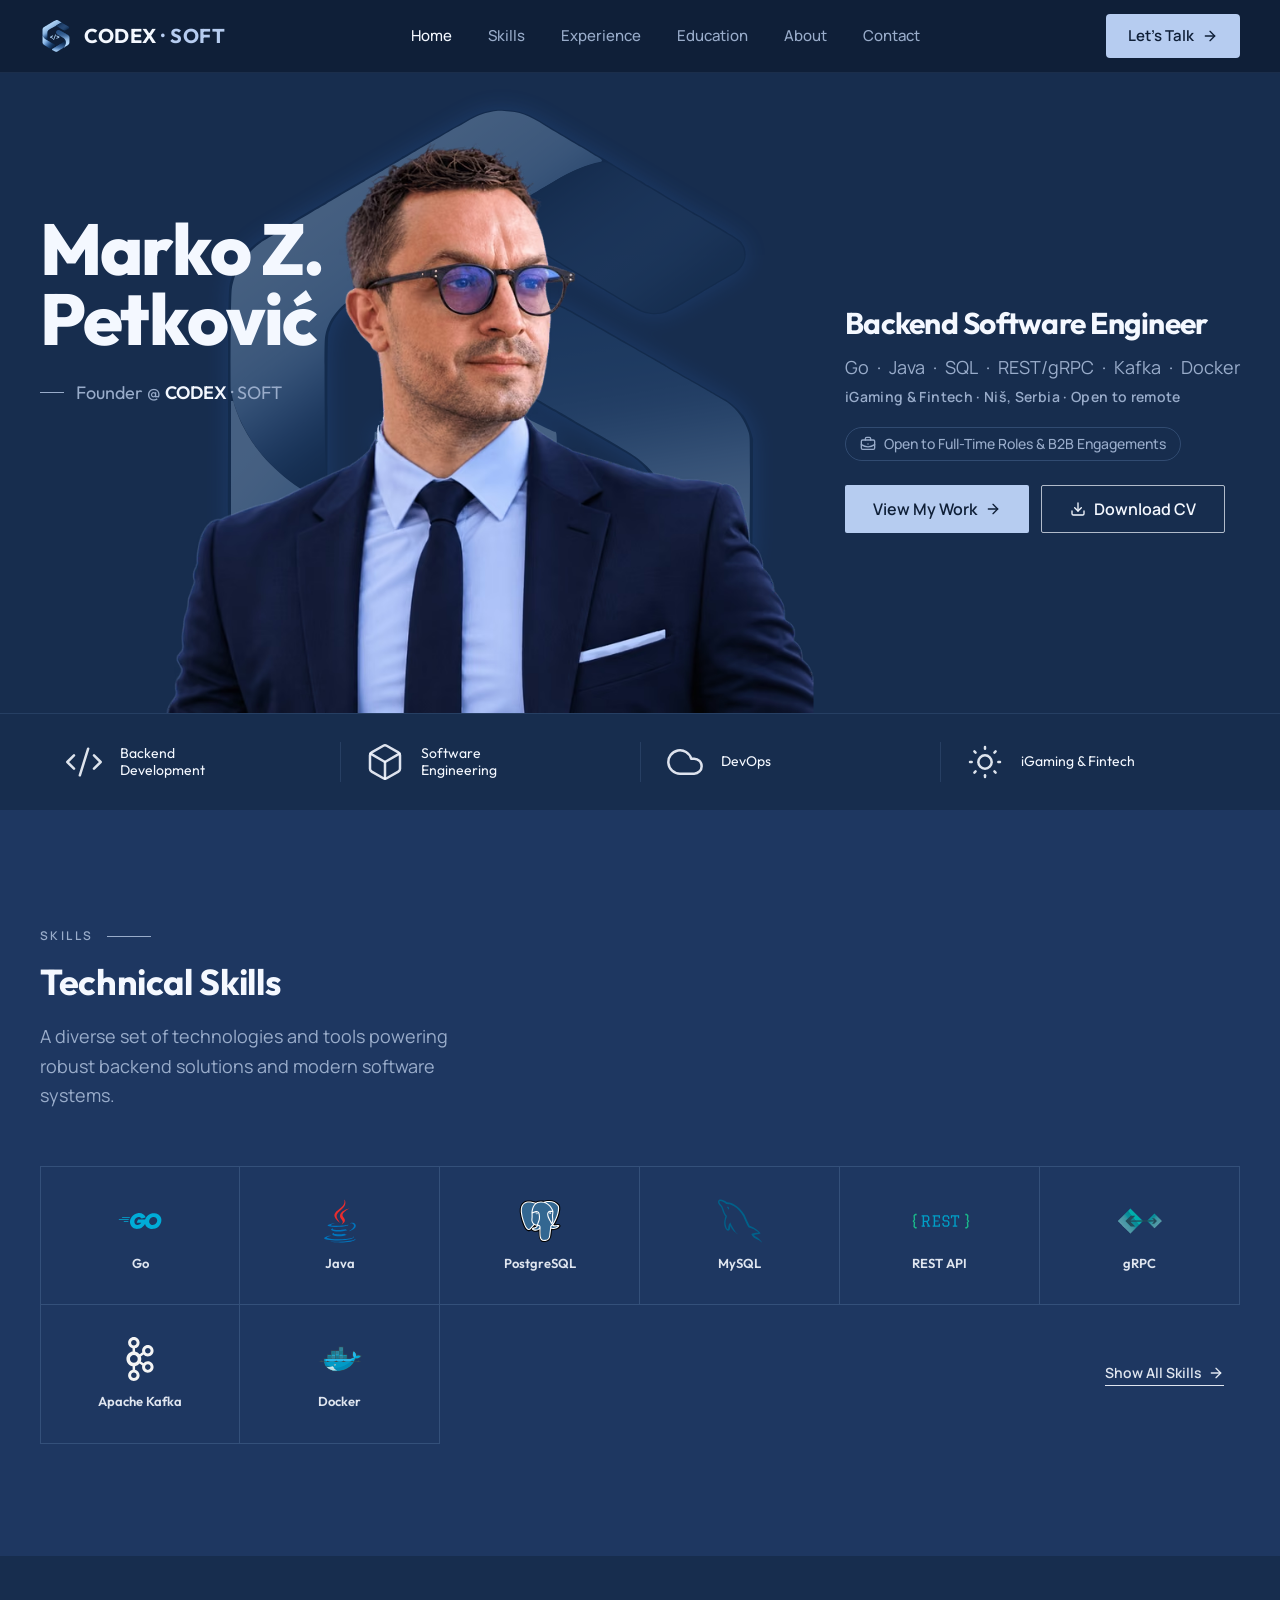
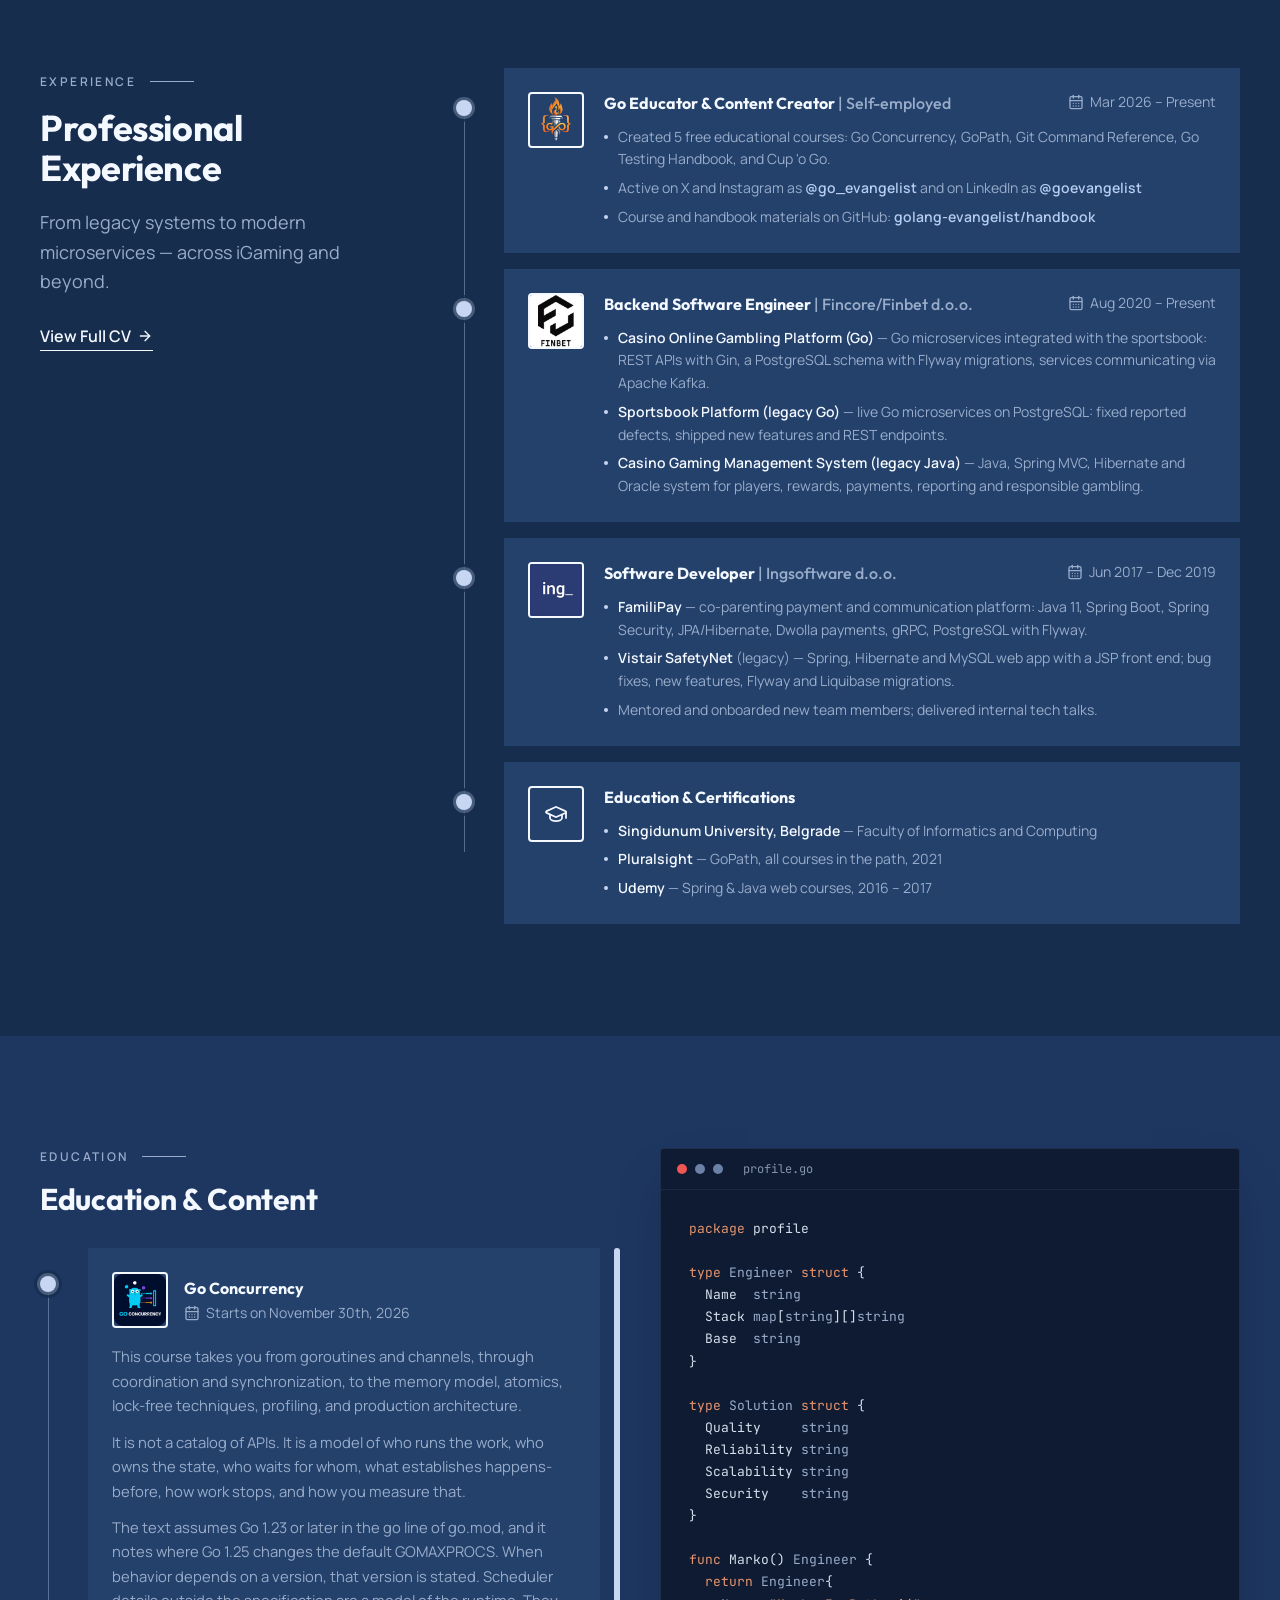
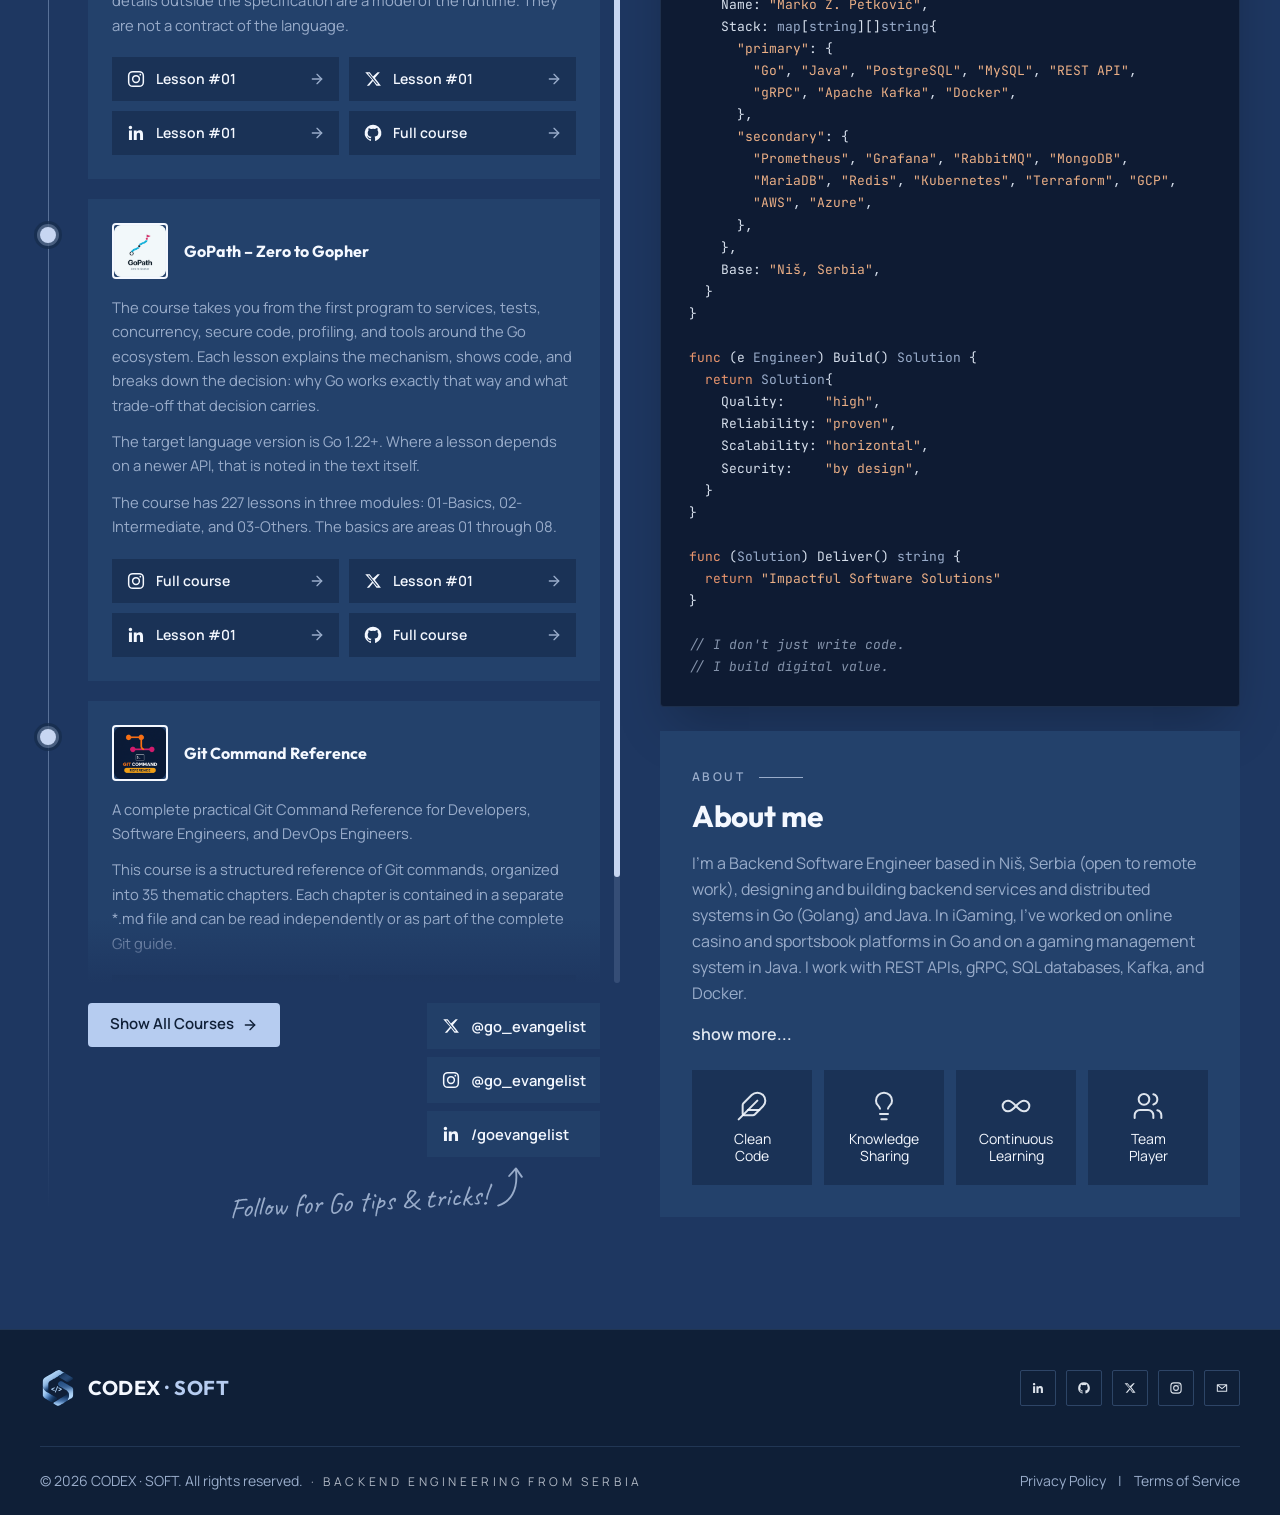
<file: index.html>
<!doctype html>
<html lang="en">
<head>
  <meta charset="utf-8">
  <meta name="viewport" content="width=device-width, initial-scale=1">
  <title>Marko Z. Petković — Go &amp; Java Backend Engineer | CODEX · SOFT</title>
  <meta name="description" content="Marko Z. Petković, Go (Golang) and Java backend engineer from Niš, Serbia. Kafka, REST/gRPC and SQL for iGaming and fintech. Founder of CODEX · SOFT.">
  <meta name="robots" content="noindex, nofollow">
  <meta name="author" content="Marko Z. Petković">
  <meta name="theme-color" content="#0f1f37">
  <link rel="canonical" href="https://codexsoft-dev.github.io/">
  <link rel="preconnect" href="https://fonts.googleapis.com">
  <link rel="preconnect" href="https://fonts.gstatic.com" crossorigin>
  <link rel="preload" as="image" type="image/avif" href="images/hero/marko-petkovic-portrait-780.avif" imagesrcset="images/hero/marko-petkovic-portrait-520.avif 520w, images/hero/marko-petkovic-portrait-780.avif 780w, images/hero/marko-petkovic-portrait-1040.avif 1040w, images/hero/marko-petkovic-portrait-1274.avif 1274w" imagesizes="(min-width: 1024px) min(52vw, 650px), min(97vw, 562px)" fetchpriority="high">
  <link rel="stylesheet" href="https://fonts.googleapis.com/css2?family=Caveat:wght@700&amp;family=JetBrains+Mono:ital,wght@0,400;1,400&amp;family=Manrope:wght@400;500;600;700&amp;family=Outfit:wght@500;600;700&amp;display=swap">
  <link rel="stylesheet" href="css/style.css?v=f024e806">
  <link rel="icon" href="favicon.ico" sizes="48x48">
  <link rel="icon" href="images/brand/favicon.svg" type="image/svg+xml">
  <link rel="icon" href="images/brand/favicon.png" type="image/png" sizes="64x64">
  <link rel="icon" href="images/manifest/icon-192.png" type="image/png" sizes="192x192">
  <link rel="apple-touch-icon" href="images/manifest/apple-touch-icon.png" sizes="180x180">
  <link rel="manifest" href="site.webmanifest">
  <style>html{background-color:#0f1f37}</style>
  <meta name="application-name" content="CODEX · SOFT">
  <meta name="apple-mobile-web-app-title" content="CODEX · SOFT">
  <meta property="og:site_name" content="CODEX · SOFT">
  <meta property="og:locale" content="en_US">
  <meta property="og:type" content="profile">
  <meta property="og:title" content="Marko Z. Petković — Go &amp; Java Backend Engineer | CODEX · SOFT">
  <meta property="og:description" content="Marko Z. Petković, Go (Golang) and Java backend engineer from Niš, Serbia. Kafka, REST/gRPC and SQL for iGaming and fintech. Founder of CODEX · SOFT.">
  <meta property="og:url" content="https://codexsoft-dev.github.io/">
  <meta property="og:image" content="https://codexsoft-dev.github.io/images/brand/og-image.jpg?v=20261128-1">
  <meta property="og:image:secure_url" content="https://codexsoft-dev.github.io/images/brand/og-image.jpg?v=20261128-1">
  <meta property="og:image:type" content="image/jpeg">
  <meta property="og:image:width" content="1200">
  <meta property="og:image:height" content="630">
  <meta property="og:image:alt" content="Marko Z. Petković — Backend Software Engineer, Founder @ CODEX · SOFT">
  <meta property="profile:first_name" content="Marko">
  <meta property="profile:last_name" content="Petković">
  <meta property="profile:username" content="go_evangelist">
  <meta name="twitter:card" content="summary_large_image">
  <meta name="twitter:site" content="@go_evangelist">
  <meta name="twitter:creator" content="@go_evangelist">
  <meta name="twitter:title" content="Marko Z. Petković — Go &amp; Java Backend Engineer | CODEX · SOFT">
  <meta name="twitter:description" content="Marko Z. Petković, Go (Golang) and Java backend engineer from Niš, Serbia. Kafka, REST/gRPC and SQL for iGaming and fintech. Founder of CODEX · SOFT.">
  <meta name="twitter:image" content="https://codexsoft-dev.github.io/images/brand/og-image.jpg?v=20261128-1">
  <meta name="twitter:image:alt" content="Marko Z. Petković — Backend Software Engineer, Founder @ CODEX · SOFT">
  <script type="application/ld+json">
  {
    "@context": "https://schema.org",
    "@graph": [
      {
        "@type": "WebSite",
        "@id": "https://codexsoft-dev.github.io/#website",
        "url": "https://codexsoft-dev.github.io/",
        "name": "CODEX · SOFT",
        "alternateName": [
          "CODEX SOFT",
          "codex-soft.dev",
          "Marko Z. Petković — CV"
        ],
        "description": "Marko Z. Petković, Go (Golang) and Java backend engineer from Niš, Serbia. Kafka, REST/gRPC and SQL for iGaming and fintech. Founder of CODEX · SOFT.",
        "inLanguage": "en",
        "publisher": {
          "@id": "https://codexsoft-dev.github.io/#organization"
        },
        "author": {
          "@id": "https://codexsoft-dev.github.io/#person"
        }
      },
      {
        "@type": "ProfilePage",
        "@id": "https://codexsoft-dev.github.io/#webpage",
        "url": "https://codexsoft-dev.github.io/",
        "name": "Marko Z. Petković — Go & Java Backend Engineer | CODEX · SOFT",
        "description": "Marko Z. Petković, Go (Golang) and Java backend engineer from Niš, Serbia. Kafka, REST/gRPC and SQL for iGaming and fintech. Founder of CODEX · SOFT.",
        "inLanguage": "en",
        "isPartOf": {
          "@id": "https://codexsoft-dev.github.io/#website"
        },
        "mainEntity": {
          "@id": "https://codexsoft-dev.github.io/#person"
        },
        "about": {
          "@id": "https://codexsoft-dev.github.io/#person"
        },
        "primaryImageOfPage": {
          "@id": "https://codexsoft-dev.github.io/#primaryimage"
        },
        "image": {
          "@id": "https://codexsoft-dev.github.io/#primaryimage"
        },
        "dateModified": "2026-11-28",
        "hasPart": [
          {
            "@id": "https://codexsoft-dev.github.io/#course-go-concurrency"
          },
          {
            "@id": "https://codexsoft-dev.github.io/#course-gopath"
          },
          {
            "@id": "https://codexsoft-dev.github.io/#course-git-command-reference"
          },
          {
            "@id": "https://codexsoft-dev.github.io/#course-go-testing-handbook"
          },
          {
            "@id": "https://codexsoft-dev.github.io/#course-cup-o-go"
          }
        ]
      },
      {
        "@type": "ImageObject",
        "@id": "https://codexsoft-dev.github.io/#primaryimage",
        "url": "https://codexsoft-dev.github.io/images/brand/og-image.jpg",
        "contentUrl": "https://codexsoft-dev.github.io/images/brand/og-image.jpg",
        "width": 1200,
        "height": 630,
        "caption": "Marko Z. Petković — Backend Software Engineer, Founder @ CODEX · SOFT"
      },
      {
        "@type": "Person",
        "@id": "https://codexsoft-dev.github.io/#person",
        "name": "Marko Z. Petković",
        "givenName": "Marko",
        "additionalName": "Z.",
        "familyName": "Petković",
        "alternateName": [
          "Go Evangelist",
          "Marko Z. Petkovic"
        ],
        "url": "https://codexsoft-dev.github.io/",
        "image": {
          "@type": "ImageObject",
          "url": "https://codexsoft-dev.github.io/images/hero/marko-petkovic-portrait.png",
          "width": 1274,
          "height": 1124,
          "caption": "Portrait of Marko Z. Petković, Go and Java backend engineer"
        },
        "jobTitle": "Backend Software Engineer",
        "description": "Backend Software Engineer based in Niš, Serbia, designing and building backend services and distributed systems in Go (Golang) and Java for iGaming and fintech. Founder of CODEX · SOFT and author of free Go courses.",
        "hasOccupation": {
          "@type": "Occupation",
          "name": "Backend Software Engineer",
          "occupationLocation": {
            "@type": "Country",
            "name": "Serbia"
          },
          "skills": "Go, Java, SQL, REST, gRPC, Kafka, Docker, RabbitMQ, PostgreSQL, MySQL, MongoDB, MariaDB, Redis, Kubernetes, Terraform, AWS, GCP, Azure, event-driven architecture, distributed systems, microservices"
        },
        "knowsAbout": [
          "Go (Golang)",
          "Java",
          "SQL",
          "REST APIs",
          "gRPC",
          "Apache Kafka",
          "Docker",
          "Event-driven architecture",
          "Distributed systems",
          "Microservices",
          "Backend development",
          "PostgreSQL",
          "Redis",
          "Kubernetes",
          "Prometheus",
          "Grafana",
          "iGaming",
          "Online casino and sportsbook platforms",
          "Fintech"
        ],
        "knowsLanguage": [
          "sr",
          "en"
        ],
        "address": {
          "@type": "PostalAddress",
          "addressCountry": "RS"
        },
        "alumniOf": {
          "@type": "CollegeOrUniversity",
          "name": "Singidunum University",
          "department": {
            "@type": "Organization",
            "name": "Faculty of Informatics and Computing"
          },
          "address": {
            "@type": "PostalAddress",
            "addressLocality": "Belgrade",
            "addressCountry": "RS"
          }
        },
        "hasCredential": {
          "@type": "EducationalOccupationalCredential",
          "name": "GoPath learning path (all courses completed)",
          "credentialCategory": "certificate",
          "dateCreated": "2021",
          "recognizedBy": {
            "@type": "Organization",
            "name": "Pluralsight",
            "url": "https://www.pluralsight.com/"
          }
        },
        "worksFor": {
          "@id": "https://codexsoft-dev.github.io/#organization"
        },
        "sameAs": [
          "https://www.linkedin.com/in/goevangelist",
          "https://github.com/golang-evangelist",
          "https://x.com/go_evangelist",
          "https://www.instagram.com/go_evangelist/"
        ]
      },
      {
        "@type": "Organization",
        "@id": "https://codexsoft-dev.github.io/#organization",
        "name": "CODEX · SOFT",
        "alternateName": [
          "CODEX SOFT",
          "CODEX·SOFT",
          "Codex Soft"
        ],
        "description": "Independent Software Engineering — backend development and software engineering for iGaming and fintech, by Marko Z. Petković.",
        "url": "https://codexsoft-dev.github.io/",
        "logo": {
          "@type": "ImageObject",
          "@id": "https://codexsoft-dev.github.io/#logo",
          "url": "https://codexsoft-dev.github.io/images/manifest/icon-512.png",
          "width": 512,
          "height": 512,
          "caption": "CODEX · SOFT"
        },
        "image": {
          "@id": "https://codexsoft-dev.github.io/#primaryimage"
        },
        "founder": {
          "@id": "https://codexsoft-dev.github.io/#person"
        },
        "employee": {
          "@id": "https://codexsoft-dev.github.io/#person"
        },
        "address": {
          "@type": "PostalAddress",
          "addressCountry": "RS"
        },
        "areaServed": "Worldwide",
        "knowsAbout": [
          "Backend Development",
          "Software Engineering",
          "iGaming",
          "Fintech",
          "Go (Golang)",
          "Java",
          "Apache Kafka",
          "Event-driven architecture"
        ],
        "sameAs": [
          "https://www.linkedin.com/in/goevangelist",
          "https://github.com/golang-evangelist"
        ]
      },
      {
        "@type": "Course",
        "@id": "https://codexsoft-dev.github.io/#course-go-concurrency",
        "name": "Go Concurrency",
        "description": "This course takes you from goroutines and channels, through coordination and synchronization, to the memory model, atomics, lock-free techniques, profiling, and production architecture.",
        "url": "https://github.com/golang-evangelist/handbook/tree/main/golang/go-concurrency",
        "image": "https://codexsoft-dev.github.io/images/course/go-concurrency-dark.png",
        "inLanguage": "en",
        "isAccessibleForFree": true,
        "provider": {
          "@id": "https://codexsoft-dev.github.io/#person"
        },
        "author": {
          "@id": "https://codexsoft-dev.github.io/#person"
        },
        "about": {
          "@type": "Thing",
          "name": "Go (programming language)"
        },
        "hasCourseInstance": {
          "@type": "CourseInstance",
          "courseMode": "online",
          "startDate": "2026-11-30"
        }
      },
      {
        "@type": "Course",
        "@id": "https://codexsoft-dev.github.io/#course-gopath",
        "name": "GoPath – Zero to Gopher",
        "description": "The course takes you from the first program to services, tests, concurrency, secure code, profiling, and tools around the Go ecosystem. Each lesson explains the mechanism, shows code, and breaks down the decision: why Go works exactly that way and what trade-off that decision carries.",
        "url": "https://github.com/golang-evangelist/handbook/tree/main/golang/go-path",
        "image": "https://codexsoft-dev.github.io/images/course/gopath-zero-to-gopher-light.png",
        "inLanguage": "en",
        "isAccessibleForFree": true,
        "provider": {
          "@id": "https://codexsoft-dev.github.io/#person"
        },
        "author": {
          "@id": "https://codexsoft-dev.github.io/#person"
        },
        "about": {
          "@type": "Thing",
          "name": "Go (programming language)"
        },
        "hasCourseInstance": {
          "@type": "CourseInstance",
          "courseMode": "online"
        }
      },
      {
        "@type": "Course",
        "@id": "https://codexsoft-dev.github.io/#course-git-command-reference",
        "name": "Git Command Reference",
        "description": "A complete practical Git Command Reference for Developers, Software Engineers, and DevOps Engineers.",
        "url": "https://github.com/golang-evangelist/handbook/tree/main/git/command-reference",
        "image": "https://codexsoft-dev.github.io/images/course/git-command-reference-dark.png",
        "inLanguage": "en",
        "isAccessibleForFree": true,
        "provider": {
          "@id": "https://codexsoft-dev.github.io/#person"
        },
        "author": {
          "@id": "https://codexsoft-dev.github.io/#person"
        },
        "about": {
          "@type": "Thing",
          "name": "Git"
        },
        "hasCourseInstance": {
          "@type": "CourseInstance",
          "courseMode": "online"
        }
      },
      {
        "@type": "Course",
        "@id": "https://codexsoft-dev.github.io/#course-go-testing-handbook",
        "name": "Go Testing Handbook",
        "description": "This course contains a comprehensive tutorial dedicated to testing in the Go (Golang) programming language.",
        "url": "https://github.com/golang-evangelist/handbook/tree/main/golang/testing",
        "image": "https://codexsoft-dev.github.io/images/course/go-testing-handbook-light.png",
        "inLanguage": "en",
        "isAccessibleForFree": true,
        "provider": {
          "@id": "https://codexsoft-dev.github.io/#person"
        },
        "author": {
          "@id": "https://codexsoft-dev.github.io/#person"
        },
        "about": {
          "@type": "Thing",
          "name": "Go (programming language)"
        },
        "hasCourseInstance": {
          "@type": "CourseInstance",
          "courseMode": "online"
        }
      },
      {
        "@type": "Course",
        "@id": "https://codexsoft-dev.github.io/#course-cup-o-go",
        "name": "Cup 'o Go: 30 Pointer days",
        "description": "Cup 'o Go is a free, bite-sized course that turns Go pointers, one of the language's most misunderstood topics, into a daily habit. Over 30 days, each lesson takes about as long as a cup of coffee. Every lesson pairs a short, practical explanation with real Go code and focuses on what you'll actually meet in production codebases, not on dry theory.",
        "url": "https://www.instagram.com/p/DVWFMCSjO84/",
        "image": "https://codexsoft-dev.github.io/images/course/cup-o-go-dark.png",
        "inLanguage": "en",
        "isAccessibleForFree": true,
        "provider": {
          "@id": "https://codexsoft-dev.github.io/#person"
        },
        "author": {
          "@id": "https://codexsoft-dev.github.io/#person"
        },
        "about": {
          "@type": "Thing",
          "name": "Go (programming language)"
        },
        "hasCourseInstance": {
          "@type": "CourseInstance",
          "courseMode": "online"
        }
      }
    ]
  }
  </script>
</head>
<body>
  <a href="#main" class="skip-link">Skip to main content</a>
  <div class="min-h-screen bg-background">
    <header data-site-header="true" class="sticky top-0 z-40 border-b border-border/40 bg-chrome/95 backdrop-blur">
      <div class="mx-auto flex h-16 max-w-site items-center justify-between gap-6 px-6 lg:h-[4.5rem]">
        <a href="#home" class="flex min-w-0 items-center gap-3">
          <img alt="" aria-hidden="true" width="192" height="192" class="size-8 shrink-0 object-contain" src="images/brand/logo.svg">
          <span class="font-display font-bold tracking-wide whitespace-nowrap text-xl">CODEX <span class="text-primary">·</span> <span class="text-primary">SOFT</span></span>
        </a>
        <nav class="hidden items-center gap-9 lg:flex" aria-label="Primary">
          <a href="#home" class="text-sm font-medium transition-colors hover:text-foreground xl:text-[0.9375rem] text-foreground" data-nav-link>Home</a>
          <a href="#skills" class="text-sm font-medium transition-colors hover:text-foreground xl:text-[0.9375rem] text-muted-foreground" data-nav-link>Skills</a>
          <a href="#experience" class="text-sm font-medium transition-colors hover:text-foreground xl:text-[0.9375rem] text-muted-foreground" data-nav-link>Experience</a>
          <a href="#education" class="text-sm font-medium transition-colors hover:text-foreground xl:text-[0.9375rem] text-muted-foreground" data-nav-link>Education</a>
          <a href="#about" class="text-sm font-medium transition-colors hover:text-foreground xl:text-[0.9375rem] text-muted-foreground" data-nav-link>About</a>
          <button type="button" class="text-sm font-medium transition-colors hover:text-foreground xl:text-[0.9375rem] text-muted-foreground" data-contact-open>Contact</button>
        </nav>
        <button class="items-center justify-center gap-2 whitespace-nowrap cursor-pointer transition-colors focus-visible:outline-none focus-visible:ring-1 focus-visible:ring-ring disabled:pointer-events-none disabled:opacity-50 disabled:cursor-not-allowed [&amp;_svg]:pointer-events-none [&amp;_svg]:size-4 [&amp;_svg]:shrink-0 bg-primary font-semibold text-primary-foreground hover:bg-primary-glow rounded-md hidden h-11 px-[22px] text-[0.9375rem] lg:inline-flex" data-contact-open>Let's Talk <svg xmlns="http://www.w3.org/2000/svg" width="24" height="24" viewBox="0 0 24 24" fill="none" stroke="currentColor" stroke-width="2" stroke-linecap="round" stroke-linejoin="round" class="lucide lucide-arrow-right" aria-hidden="true"><path d="M5 12h14"></path><path d="m12 5 7 7-7 7"></path></svg></button>
        <button class="inline-flex items-center justify-center gap-2 whitespace-nowrap text-sm cursor-pointer transition-colors focus-visible:outline-none focus-visible:ring-1 focus-visible:ring-ring disabled:pointer-events-none disabled:opacity-50 disabled:cursor-not-allowed [&amp;_svg]:pointer-events-none [&amp;_svg]:size-4 [&amp;_svg]:shrink-0 rounded-sm bg-primary font-semibold text-primary-foreground hover:bg-primary-glow h-9 w-9 lg:hidden" aria-expanded="false" aria-controls="mobile-nav" data-menu-toggle>
          <svg xmlns="http://www.w3.org/2000/svg" width="24" height="24" viewBox="0 0 24 24" fill="none" stroke="currentColor" stroke-width="2" stroke-linecap="round" stroke-linejoin="round" class="lucide lucide-menu" aria-hidden="true" data-icon-open=""><path d="M4 5h16"></path><path d="M4 12h16"></path><path d="M4 19h16"></path></svg>
          <svg xmlns="http://www.w3.org/2000/svg" width="24" height="24" viewBox="0 0 24 24" fill="none" stroke="currentColor" stroke-width="2" stroke-linecap="round" stroke-linejoin="round" class="lucide lucide-x" aria-hidden="true" data-icon-close="" hidden=""><path d="M18 6 6 18"></path><path d="m6 6 12 12"></path></svg>
          <span class="sr-only" data-menu-label>Open menu</span>
        </button>
      </div>
      <nav id="mobile-nav" aria-label="Mobile" class="border-t border-border/50 bg-chrome lg:hidden" hidden>
        <div class="mx-auto flex max-w-site flex-col px-6 py-3">
          <a href="#home" class="font-medium transition-colors hover:text-foreground xl:text-[0.9375rem] text-foreground border-b border-border/40 py-3 text-[0.9375rem]" data-nav-link>Home</a>
          <a href="#skills" class="font-medium transition-colors hover:text-foreground xl:text-[0.9375rem] text-muted-foreground border-b border-border/40 py-3 text-[0.9375rem]" data-nav-link>Skills</a>
          <a href="#experience" class="font-medium transition-colors hover:text-foreground xl:text-[0.9375rem] text-muted-foreground border-b border-border/40 py-3 text-[0.9375rem]" data-nav-link>Experience</a>
          <a href="#education" class="font-medium transition-colors hover:text-foreground xl:text-[0.9375rem] text-muted-foreground border-b border-border/40 py-3 text-[0.9375rem]" data-nav-link>Education</a>
          <a href="#about" class="font-medium transition-colors hover:text-foreground xl:text-[0.9375rem] text-muted-foreground border-b border-border/40 py-3 text-[0.9375rem]" data-nav-link>About</a>
          <button type="button" class="font-medium transition-colors hover:text-foreground xl:text-[0.9375rem] text-muted-foreground py-3 text-left text-[0.9375rem]" data-contact-open>Contact</button>
        </div>
      </nav>
    </header>
    <main id="main" tabindex="-1">
      <section id="home" class="relative overflow-hidden bg-background">
        <div class="relative mx-auto max-w-site px-6 md:grid md:grid-cols-[auto_minmax(0,1fr)] md:gap-x-10 lg:block lg:h-[clamp(600px,50vw,720px)]">
          <div class="animate-rise relative z-10 pt-10 md:self-center lg:absolute lg:left-6 lg:top-[22%] lg:pt-0">
            <h1 class="font-display text-5xl font-extrabold sm:text-6xl xl:text-7xl leading-[0.98] tracking-[-0.025em]">Marko Z. <br>Petković</h1>
            <p class="mt-5 flex items-center gap-3 font-display text-lg text-muted-foreground sm:text-xl lg:mt-6 lg:text-base xl:text-lg">
              <span class="h-px w-6 bg-muted-foreground" aria-hidden="true"></span>
              <span>Founder @ <span class="font-semibold text-foreground">CODEX</span> · SOFT</span>
            </p>
          </div>
          <div class="animate-rise relative z-10 mt-8 [animation-delay:120ms] md:mt-0 md:self-center md:justify-self-end md:pt-10 lg:absolute lg:left-[59%] lg:right-6 lg:top-[30%] lg:mt-0"><h2 class="font-display text-2xl font-bold tracking-tight sm:text-3xl md:text-2xl xl:text-3xl">Backend Software Engineer</h2><p class="mt-3 flex flex-wrap items-center gap-x-2 gap-y-1 text-sm text-muted-foreground sm:text-base xl:text-lg">
            <span class="flex items-center gap-2">Go</span>
            <span class="flex items-center gap-2"><span aria-hidden="true">·</span>Java</span>
            <span class="flex items-center gap-2"><span aria-hidden="true">·</span>SQL</span>
            <span class="flex items-center gap-2"><span aria-hidden="true">·</span>REST/gRPC</span>
            <span class="flex items-center gap-2"><span aria-hidden="true">·</span>Kafka</span>
            <span class="flex items-center gap-2"><span aria-hidden="true">·</span>Docker</span>
          </p><p class="mt-1.5 text-sm font-semibold tracking-wide text-muted-foreground">iGaming &amp; Fintech · Niš, Serbia · Open to remote</p><p class="mt-5 inline-flex items-center gap-2 rounded-full border border-border px-3.5 py-1.5 text-xs font-medium text-muted-foreground sm:text-sm"><svg xmlns="http://www.w3.org/2000/svg" width="24" height="24" viewBox="0 0 24 24" fill="none" stroke="currentColor" stroke-width="2" stroke-linecap="round" stroke-linejoin="round" class="lucide lucide-briefcase-business size-4" aria-hidden="true"><path d="M12 12h.01"></path><path d="M16 6V4a2 2 0 0 0-2-2h-4a2 2 0 0 0-2 2v2"></path><path d="M22 13a18.15 18.15 0 0 1-20 0"></path><rect width="20" height="14" x="2" y="6" rx="2"></rect></svg>Open to Full-Time Roles &amp; B2B Engagements</p><div class="mt-6 hidden lg:block">
            <div class="flex flex-wrap items-center gap-3">
              <a href="#experience" class="inline-flex items-center justify-center gap-2 whitespace-nowrap cursor-pointer transition-colors focus-visible:outline-none focus-visible:ring-1 focus-visible:ring-ring disabled:pointer-events-none disabled:opacity-50 disabled:cursor-not-allowed [&amp;_svg]:pointer-events-none [&amp;_svg]:size-4 [&amp;_svg]:shrink-0 rounded-sm bg-primary font-semibold text-primary-foreground hover:bg-primary-glow h-12 px-7 text-base">View My Work <svg xmlns="http://www.w3.org/2000/svg" width="24" height="24" viewBox="0 0 24 24" fill="none" stroke="currentColor" stroke-width="2" stroke-linecap="round" stroke-linejoin="round" class="lucide lucide-arrow-right" aria-hidden="true"><path d="M5 12h14"></path><path d="m12 5 7 7-7 7"></path></svg></a>
              <a href="#experience" class="inline-flex items-center justify-center gap-2 whitespace-nowrap cursor-pointer transition-colors focus-visible:outline-none focus-visible:ring-1 focus-visible:ring-ring disabled:pointer-events-none disabled:opacity-50 disabled:cursor-not-allowed [&amp;_svg]:pointer-events-none [&amp;_svg]:size-4 [&amp;_svg]:shrink-0 rounded-sm border border-foreground/70 font-semibold text-foreground hover:bg-foreground/10 h-12 px-7 text-base"><svg xmlns="http://www.w3.org/2000/svg" width="24" height="24" viewBox="0 0 24 24" fill="none" stroke="currentColor" stroke-width="2" stroke-linecap="round" stroke-linejoin="round" class="lucide lucide-download" aria-hidden="true"><path d="M12 15V3"></path><path d="M21 15v4a2 2 0 0 1-2 2H5a2 2 0 0 1-2-2v-4"></path><path d="m7 10 5 5 5-5"></path></svg> Download CV</a>
            </div>
          </div></div>
          <div class="hero-portrait relative ml-auto mt-[calc(1.125rem+16.6%)] w-[90%] max-w-[520px] sm:mx-auto sm:mt-[calc(1.125rem+96px)] md:col-span-2 lg:absolute lg:bottom-0 lg:left-[38%] lg:mt-0 lg:w-[48%] lg:max-w-none lg:-translate-x-1/2">
            <img alt="" aria-hidden="true" width="1131" height="1302" decoding="async" class="hero-logo" src="images/brand/logo-hero.svg">
            <picture>
              <source type="image/avif" srcset="images/hero/marko-petkovic-portrait-520.avif 520w, images/hero/marko-petkovic-portrait-780.avif 780w, images/hero/marko-petkovic-portrait-1040.avif 1040w, images/hero/marko-petkovic-portrait-1274.avif 1274w" sizes="(min-width: 1024px) min(52vw, 650px), min(97vw, 562px)">
              <source type="image/webp" srcset="images/hero/marko-petkovic-portrait-520.webp 520w, images/hero/marko-petkovic-portrait-780.webp 780w, images/hero/marko-petkovic-portrait-1040.webp 1040w, images/hero/marko-petkovic-portrait-1274.webp 1274w" sizes="(min-width: 1024px) min(52vw, 650px), min(97vw, 562px)">
              <img alt="Portrait of Marko Z. Petković, Go and Java backend engineer" width="1274" height="1124" fetchpriority="high" class="relative block h-auto w-full" src="images/hero/marko-petkovic-portrait.png">
            </picture>
          </div>
        </div>
        <div class="border-t border-border/60 lg:hidden">
          <div class="mx-auto max-w-site px-5 py-5 sm:px-6">
            <div class="hero-cta flex flex-wrap items-center gap-3">
              <a href="#experience" class="inline-flex items-center justify-center gap-2 whitespace-nowrap cursor-pointer transition-colors focus-visible:outline-none focus-visible:ring-1 focus-visible:ring-ring disabled:pointer-events-none disabled:opacity-50 disabled:cursor-not-allowed [&amp;_svg]:pointer-events-none [&amp;_svg]:size-4 [&amp;_svg]:shrink-0 rounded-sm bg-primary font-semibold text-primary-foreground hover:bg-primary-glow h-12 px-7 text-base">View My Work <svg xmlns="http://www.w3.org/2000/svg" width="24" height="24" viewBox="0 0 24 24" fill="none" stroke="currentColor" stroke-width="2" stroke-linecap="round" stroke-linejoin="round" class="lucide lucide-arrow-right" aria-hidden="true"><path d="M5 12h14"></path><path d="m12 5 7 7-7 7"></path></svg></a>
              <a href="#experience" class="inline-flex items-center justify-center gap-2 whitespace-nowrap cursor-pointer transition-colors focus-visible:outline-none focus-visible:ring-1 focus-visible:ring-ring disabled:pointer-events-none disabled:opacity-50 disabled:cursor-not-allowed [&amp;_svg]:pointer-events-none [&amp;_svg]:size-4 [&amp;_svg]:shrink-0 rounded-sm border border-foreground/70 font-semibold text-foreground hover:bg-foreground/10 h-12 px-7 text-base"><svg xmlns="http://www.w3.org/2000/svg" width="24" height="24" viewBox="0 0 24 24" fill="none" stroke="currentColor" stroke-width="2" stroke-linecap="round" stroke-linejoin="round" class="lucide lucide-download" aria-hidden="true"><path d="M12 15V3"></path><path d="M21 15v4a2 2 0 0 1-2 2H5a2 2 0 0 1-2-2v-4"></path><path d="m7 10 5 5 5-5"></path></svg> Download CV</a>
              <button class="inline-flex items-center justify-center gap-2 whitespace-nowrap cursor-pointer transition-colors focus-visible:outline-none focus-visible:ring-1 focus-visible:ring-ring disabled:pointer-events-none disabled:opacity-50 disabled:cursor-not-allowed [&amp;_svg]:pointer-events-none [&amp;_svg]:size-4 [&amp;_svg]:shrink-0 rounded-sm bg-primary font-semibold text-primary-foreground hover:bg-primary-glow h-12 px-7 text-base md:ml-auto" data-contact-open>Let's Talk <svg xmlns="http://www.w3.org/2000/svg" width="24" height="24" viewBox="0 0 24 24" fill="none" stroke="currentColor" stroke-width="2" stroke-linecap="round" stroke-linejoin="round" class="lucide lucide-arrow-right" aria-hidden="true"><path d="M5 12h14"></path><path d="m12 5 7 7-7 7"></path></svg></button>
            </div>
          </div>
        </div>
        <div class="border-t border-border/60">
          <ul class="mx-auto grid max-w-site grid-cols-2 md:grid-cols-4 md:px-6 md:py-7">
            <li class="flex min-w-0 items-center gap-4 px-6 py-5 md:gap-3 md:px-4 md:py-0 lg:gap-4 lg:px-6 border-b border-border/60 md:border-b-0 md:pl-0">
              <svg xmlns="http://www.w3.org/2000/svg" width="24" height="24" viewBox="0 0 24 24" fill="none" stroke="currentColor" stroke-width="1.5" stroke-linecap="round" stroke-linejoin="round" class="lucide lucide-code-xml size-8 shrink-0 text-foreground/90 lg:size-10" aria-hidden="true"><path d="m18 16 4-4-4-4"></path><path d="m6 8-4 4 4 4"></path><path d="m14.5 4-5 16"></path></svg>
              <span class="font-display text-sm leading-tight">
                <span class="block">Backend</span>
                <span class="block">Development</span>
              </span>
            </li>
            <li class="flex min-w-0 items-center gap-4 px-6 py-5 md:gap-3 md:px-4 md:py-0 lg:gap-4 lg:px-6 border-l border-b border-border/60 md:border-b-0 md:border-l md:border-border/60">
              <svg xmlns="http://www.w3.org/2000/svg" width="24" height="24" viewBox="0 0 24 24" fill="none" stroke="currentColor" stroke-width="1.5" stroke-linecap="round" stroke-linejoin="round" class="lucide lucide-box size-8 shrink-0 text-foreground/90 lg:size-10" aria-hidden="true"><path d="M21 8a2 2 0 0 0-1-1.73l-7-4a2 2 0 0 0-2 0l-7 4A2 2 0 0 0 3 8v8a2 2 0 0 0 1 1.73l7 4a2 2 0 0 0 2 0l7-4A2 2 0 0 0 21 16Z"></path><path d="m3.3 7 8.7 5 8.7-5"></path><path d="M12 22V12"></path></svg>
              <span class="font-display text-sm leading-tight">
                <span class="block">Software</span>
                <span class="block">Engineering</span>
              </span>
            </li>
            <li class="flex min-w-0 items-center gap-4 px-6 py-5 md:gap-3 md:px-4 md:py-0 lg:gap-4 lg:px-6 md:border-l md:border-border/60">
              <svg xmlns="http://www.w3.org/2000/svg" width="24" height="24" viewBox="0 0 24 24" fill="none" stroke="currentColor" stroke-width="1.5" stroke-linecap="round" stroke-linejoin="round" class="lucide lucide-cloud size-8 shrink-0 text-foreground/90 lg:size-10" aria-hidden="true"><path d="M17.5 19H9a7 7 0 1 1 6.71-9h1.79a4.5 4.5 0 1 1 0 9Z"></path></svg>
              <span class="font-display text-sm leading-tight">
                <span class="block">DevOps</span>
              </span>
            </li>
            <li class="flex min-w-0 items-center gap-4 px-6 py-5 md:gap-3 md:px-4 md:py-0 lg:gap-4 lg:px-6 border-l border-border/60 md:border-l md:border-border/60">
              <svg xmlns="http://www.w3.org/2000/svg" width="24" height="24" viewBox="0 0 24 24" fill="none" stroke="currentColor" stroke-width="1.5" stroke-linecap="round" stroke-linejoin="round" class="lucide lucide-sun-medium size-8 shrink-0 text-foreground/90 lg:size-10" aria-hidden="true"><circle cx="12" cy="12" r="4"></circle><path d="M12 3v1"></path><path d="M12 20v1"></path><path d="M3 12h1"></path><path d="M20 12h1"></path><path d="m18.364 5.636-.707.707"></path><path d="m6.343 17.657-.707.707"></path><path d="m5.636 5.636.707.707"></path><path d="m17.657 17.657.707.707"></path></svg>
              <span class="font-display text-sm leading-tight">
                <span class="block">iGaming &amp; Fintech</span>
              </span>
            </li>
          </ul>
        </div>
      </section>
      <section id="skills" class="bg-band py-20 lg:py-28">
        <div class="mx-auto max-w-site px-6"><p class="eyebrow">Skills</p><h2 class="section-title mt-4">Technical Skills</h2><p class="mt-5 max-w-md text-lg leading-relaxed text-muted-foreground">A diverse set of technologies and tools powering robust backend solutions and modern software systems.</p><p class="animate-rise mt-3 max-w-md text-lg leading-relaxed text-muted-foreground" data-skills-more hidden>Technologies, tools, and engineering practices behind reliable, scalable, and maintainable backend systems.</p><ul class="mt-12 flex flex-wrap justify-center gap-y-9 lg:mt-14 lg:gap-y-0" data-skills-grid>
          <li class="group flex min-w-0 basis-1/3 flex-col items-center gap-3 text-center md:basis-1/6 lg:border-b lg:border-r lg:border-border lg:px-3 lg:py-8 lg:border-l lg:border-t">
            <img alt="" aria-hidden="true" width="56" height="36" loading="lazy" decoding="async" class="h-9 w-14 object-contain transition-transform duration-300 group-hover:-translate-y-1 lg:h-11 lg:w-16" src="images/tech/go.svg">
            <span class="font-display text-xs font-semibold text-foreground/90 min-[481px]:text-[13px]">Go</span>
          </li>
          <li class="group flex min-w-0 basis-1/3 flex-col items-center gap-3 text-center md:basis-1/6 lg:border-b lg:border-r lg:border-border lg:px-3 lg:py-8 lg:border-t">
            <img alt="" aria-hidden="true" width="56" height="36" loading="lazy" decoding="async" class="h-9 w-14 object-contain transition-transform duration-300 group-hover:-translate-y-1 lg:h-11 lg:w-16" src="images/tech/java.svg">
            <span class="font-display text-xs font-semibold text-foreground/90 min-[481px]:text-[13px]">Java</span>
          </li>
          <li class="group flex min-w-0 basis-1/3 flex-col items-center gap-3 text-center md:basis-1/6 lg:border-b lg:border-r lg:border-border lg:px-3 lg:py-8 lg:border-t">
            <img alt="" aria-hidden="true" width="56" height="36" loading="lazy" decoding="async" class="h-9 w-14 object-contain transition-transform duration-300 group-hover:-translate-y-1 lg:h-11 lg:w-16" src="images/tech/postgresql.svg">
            <span class="font-display text-xs font-semibold text-foreground/90 min-[481px]:text-[13px]">PostgreSQL</span>
          </li>
          <li class="group flex min-w-0 basis-1/3 flex-col items-center gap-3 text-center md:basis-1/6 lg:border-b lg:border-r lg:border-border lg:px-3 lg:py-8 lg:border-t">
            <img alt="" aria-hidden="true" width="56" height="36" loading="lazy" decoding="async" class="h-9 w-14 object-contain transition-transform duration-300 group-hover:-translate-y-1 lg:h-11 lg:w-16" src="images/tech/mysql.svg">
            <span class="font-display text-xs font-semibold text-foreground/90 min-[481px]:text-[13px]">MySQL</span>
          </li>
          <li class="group flex min-w-0 basis-1/3 flex-col items-center gap-3 text-center md:basis-1/6 lg:border-b lg:border-r lg:border-border lg:px-3 lg:py-8 lg:border-t">
            <img alt="" aria-hidden="true" width="56" height="36" loading="lazy" decoding="async" class="h-9 w-14 object-contain transition-transform duration-300 group-hover:-translate-y-1 lg:h-11 lg:w-16" src="images/tech/rest.svg">
            <span class="font-display text-xs font-semibold text-foreground/90 min-[481px]:text-[13px]">REST API</span>
          </li>
          <li class="group flex min-w-0 basis-1/3 flex-col items-center gap-3 text-center md:basis-1/6 lg:border-b lg:border-r lg:border-border lg:px-3 lg:py-8 lg:border-t">
            <img alt="" aria-hidden="true" width="56" height="36" loading="lazy" decoding="async" class="h-9 w-14 object-contain transition-transform duration-300 group-hover:-translate-y-1 lg:h-11 lg:w-16" src="images/tech/grpc.svg">
            <span class="font-display text-xs font-semibold text-foreground/90 min-[481px]:text-[13px]">gRPC</span>
          </li>
          <li class="group flex min-w-0 basis-1/3 flex-col items-center gap-3 text-center md:basis-1/6 lg:border-b lg:border-r lg:border-border lg:px-3 lg:py-8 lg:border-l">
            <img alt="" aria-hidden="true" width="56" height="36" loading="lazy" decoding="async" class="h-9 w-14 object-contain transition-transform duration-300 group-hover:-translate-y-1 lg:h-11 lg:w-16" src="images/tech/kafka.svg">
            <span class="font-display text-xs font-semibold text-foreground/90 min-[481px]:text-[13px]">Apache Kafka</span>
          </li>
          <li class="group flex min-w-0 basis-1/3 flex-col items-center gap-3 text-center md:basis-1/6 lg:border-b lg:border-r lg:border-border lg:px-3 lg:py-8">
            <img alt="" aria-hidden="true" width="56" height="36" loading="lazy" decoding="async" class="h-9 w-14 object-contain transition-transform duration-300 group-hover:-translate-y-1 lg:h-11 lg:w-16" src="images/tech/docker.svg">
            <span class="font-display text-xs font-semibold text-foreground/90 min-[481px]:text-[13px]">Docker</span>
          </li>
          <li class="group flex min-w-0 basis-1/3 flex-col items-center gap-3 text-center md:basis-1/6 lg:border-b lg:border-r lg:border-border lg:px-3 lg:py-8 animate-rise" data-skill-extra hidden>
            <img alt="" aria-hidden="true" width="56" height="36" loading="lazy" decoding="async" class="h-9 w-14 object-contain transition-transform duration-300 group-hover:-translate-y-1 lg:h-11 lg:w-16" src="images/tech/prometheus.svg">
            <span class="font-display text-xs font-semibold text-foreground/90 min-[481px]:text-[13px]">Prometheus</span>
          </li>
          <li class="group flex min-w-0 basis-1/3 flex-col items-center gap-3 text-center md:basis-1/6 lg:border-b lg:border-r lg:border-border lg:px-3 lg:py-8 animate-rise" data-skill-extra hidden>
            <img alt="" aria-hidden="true" width="56" height="36" loading="lazy" decoding="async" class="h-9 w-14 object-contain transition-transform duration-300 group-hover:-translate-y-1 lg:h-11 lg:w-16" src="images/tech/grafana.svg">
            <span class="font-display text-xs font-semibold text-foreground/90 min-[481px]:text-[13px]">Grafana</span>
          </li>
          <li class="group flex min-w-0 basis-1/3 flex-col items-center gap-3 text-center md:basis-1/6 lg:border-b lg:border-r lg:border-border lg:px-3 lg:py-8 animate-rise" data-skill-extra hidden>
            <img alt="" aria-hidden="true" width="56" height="36" loading="lazy" decoding="async" class="h-9 w-14 object-contain transition-transform duration-300 group-hover:-translate-y-1 lg:h-11 lg:w-16" src="images/tech/rabbitmq.svg">
            <span class="font-display text-xs font-semibold text-foreground/90 min-[481px]:text-[13px]">RabbitMQ</span>
          </li>
          <li class="group flex min-w-0 basis-1/3 flex-col items-center gap-3 text-center md:basis-1/6 lg:border-b lg:border-r lg:border-border lg:px-3 lg:py-8 animate-rise" data-skill-extra hidden>
            <img alt="" aria-hidden="true" width="56" height="36" loading="lazy" decoding="async" class="h-9 w-14 object-contain transition-transform duration-300 group-hover:-translate-y-1 lg:h-11 lg:w-16" src="images/tech/mongodb.svg">
            <span class="font-display text-xs font-semibold text-foreground/90 min-[481px]:text-[13px]">MongoDB</span>
          </li>
          <li class="group flex min-w-0 basis-1/3 flex-col items-center gap-3 text-center md:basis-1/6 lg:border-b lg:border-r lg:border-border lg:px-3 lg:py-8 lg:border-l animate-rise" data-skill-extra hidden>
            <img alt="" aria-hidden="true" width="56" height="36" loading="lazy" decoding="async" class="h-9 w-14 object-contain transition-transform duration-300 group-hover:-translate-y-1 lg:h-11 lg:w-16" src="images/tech/mariadb.svg">
            <span class="font-display text-xs font-semibold text-foreground/90 min-[481px]:text-[13px]">MariaDB</span>
          </li>
          <li class="group flex min-w-0 basis-1/3 flex-col items-center gap-3 text-center md:basis-1/6 lg:border-b lg:border-r lg:border-border lg:px-3 lg:py-8 animate-rise" data-skill-extra hidden>
            <img alt="" aria-hidden="true" width="56" height="36" loading="lazy" decoding="async" class="h-9 w-14 object-contain transition-transform duration-300 group-hover:-translate-y-1 lg:h-11 lg:w-16" src="images/tech/redis.svg">
            <span class="font-display text-xs font-semibold text-foreground/90 min-[481px]:text-[13px]">Redis</span>
          </li>
          <li class="group flex min-w-0 basis-1/3 flex-col items-center gap-3 text-center md:basis-1/6 lg:border-b lg:border-r lg:border-border lg:px-3 lg:py-8 animate-rise" data-skill-extra hidden>
            <img alt="" aria-hidden="true" width="56" height="36" loading="lazy" decoding="async" class="h-9 w-14 object-contain transition-transform duration-300 group-hover:-translate-y-1 lg:h-11 lg:w-16" src="images/tech/kubernetes.svg">
            <span class="font-display text-xs font-semibold text-foreground/90 min-[481px]:text-[13px]">Kubernetes</span>
          </li>
          <li class="group flex min-w-0 basis-1/3 flex-col items-center gap-3 text-center md:basis-1/6 lg:border-b lg:border-r lg:border-border lg:px-3 lg:py-8 animate-rise" data-skill-extra hidden>
            <img alt="" aria-hidden="true" width="56" height="36" loading="lazy" decoding="async" class="h-9 w-14 object-contain transition-transform duration-300 group-hover:-translate-y-1 lg:h-11 lg:w-16" src="images/tech/terraform.svg">
            <span class="font-display text-xs font-semibold text-foreground/90 min-[481px]:text-[13px]">Terraform</span>
          </li>
          <li class="group flex min-w-0 basis-1/3 flex-col items-center gap-3 text-center md:basis-1/6 lg:border-b lg:border-r lg:border-border lg:px-3 lg:py-8 animate-rise" data-skill-extra hidden>
            <img alt="" aria-hidden="true" width="56" height="36" loading="lazy" decoding="async" class="h-9 w-14 object-contain transition-transform duration-300 group-hover:-translate-y-1 lg:h-11 lg:w-16" src="images/tech/gcp.svg">
            <span class="font-display text-xs font-semibold text-foreground/90 min-[481px]:text-[13px]">GCP</span>
          </li>
          <li class="group flex min-w-0 basis-1/3 flex-col items-center gap-3 text-center md:basis-1/6 lg:border-b lg:border-r lg:border-border lg:px-3 lg:py-8 animate-rise" data-skill-extra hidden>
            <img alt="" aria-hidden="true" width="56" height="36" loading="lazy" decoding="async" class="h-9 w-14 object-contain transition-transform duration-300 group-hover:-translate-y-1 lg:h-11 lg:w-16" src="images/tech/aws.svg">
            <span class="font-display text-xs font-semibold text-foreground/90 min-[481px]:text-[13px]">AWS</span>
          </li>
          <li class="group flex min-w-0 basis-1/3 flex-col items-center gap-3 text-center md:basis-1/6 lg:border-b lg:border-r lg:border-border lg:px-3 lg:py-8 lg:border-l animate-rise" data-skill-extra hidden>
            <img alt="" aria-hidden="true" width="56" height="36" loading="lazy" decoding="async" class="h-9 w-14 object-contain transition-transform duration-300 group-hover:-translate-y-1 lg:h-11 lg:w-16" src="images/tech/azure.svg">
            <span class="font-display text-xs font-semibold text-foreground/90 min-[481px]:text-[13px]">Azure</span>
          </li>
          <li class="flex basis-1/3 items-center justify-center md:basis-4/6 md:justify-end lg:pr-4" data-skills-expand-row>
            <button type="button" aria-expanded="false" class="link-underline inline-flex items-center gap-1.5 text-sm font-semibold text-foreground/90 hover:text-foreground" data-skills-expand>Show All Skills <svg xmlns="http://www.w3.org/2000/svg" width="24" height="24" viewBox="0 0 24 24" fill="none" stroke="currentColor" stroke-width="2" stroke-linecap="round" stroke-linejoin="round" class="lucide lucide-arrow-right size-4" aria-hidden="true"><path d="M5 12h14"></path><path d="m12 5 7 7-7 7"></path></svg></button>
          </li>
        </ul><div class="mt-10 flex justify-center md:justify-end lg:pr-4" data-skills-collapse-row hidden>
          <button type="button" aria-expanded="true" class="link-underline inline-flex items-center gap-1.5 text-sm font-semibold text-foreground/90 hover:text-foreground" data-skills-collapse>Show Fewer Skills <svg xmlns="http://www.w3.org/2000/svg" width="24" height="24" viewBox="0 0 24 24" fill="none" stroke="currentColor" stroke-width="2" stroke-linecap="round" stroke-linejoin="round" class="lucide lucide-arrow-left size-4" aria-hidden="true"><path d="m12 19-7-7 7-7"></path><path d="M19 12H5"></path></svg></button>
        </div></div>
      </section>
      <section id="experience" class="bg-background py-20 lg:py-28">
        <div class="mx-auto grid max-w-site gap-12 px-6 lg:grid-cols-[minmax(0,22rem)_minmax(0,1fr)] lg:gap-16">
          <div><p class="eyebrow">Experience</p><h2 class="section-title mt-4">Professional <br class="hidden lg:block">Experience</h2><p class="mt-5 max-w-sm text-lg leading-relaxed text-muted-foreground">From legacy systems to modern microservices — across iGaming and beyond.</p><a href="#experience" class="link-underline mt-7 inline-flex items-center gap-1.5 text-base font-semibold">View Full CV <svg xmlns="http://www.w3.org/2000/svg" width="24" height="24" viewBox="0 0 24 24" fill="none" stroke="currentColor" stroke-width="2" stroke-linecap="round" stroke-linejoin="round" class="lucide lucide-arrow-right size-4" aria-hidden="true"><path d="M5 12h14"></path><path d="m12 5 7 7-7 7"></path></svg></a></div>
          <ol class="relative space-y-4 pl-9 lg:pl-12">
            <li role="presentation" aria-hidden="true" class="absolute bottom-14 left-[7.5px] top-12 w-px bg-rail"></li>
            <li class="relative">
              <span aria-hidden="true" class="timeline-node absolute -left-9 top-8 lg:-left-12"></span>
              <article class="flex gap-4 bg-card p-5 sm:gap-5 sm:p-6">
                <img alt="Go Evangelist — Go educator and content creator logo" width="128" height="128" loading="lazy" decoding="async" class="size-11 shrink-0 rounded-md border-2 border-foreground object-cover sm:size-14" src="images/experience/go-evangelist.png">
                <div class="min-w-0 flex-1">
                  <div class="flex flex-col gap-1 sm:flex-row sm:items-start sm:justify-between sm:gap-6">
                    <h3 class="font-display text-base font-bold leading-snug">Go Educator &amp; Content Creator<span class="font-medium text-muted-foreground"> | Self-employed</span></h3>
                    <span class="flex shrink-0 items-center gap-1.5 text-sm text-muted-foreground"><svg xmlns="http://www.w3.org/2000/svg" width="24" height="24" viewBox="0 0 24 24" fill="none" stroke="currentColor" stroke-width="2" stroke-linecap="round" stroke-linejoin="round" class="lucide lucide-calendar-days size-4" aria-hidden="true"><path d="M8 2v4"></path><path d="M16 2v4"></path><rect width="18" height="18" x="3" y="4" rx="2"></rect><path d="M3 10h18"></path><path d="M8 14h.01"></path><path d="M12 14h.01"></path><path d="M16 14h.01"></path><path d="M8 18h.01"></path><path d="M12 18h.01"></path><path d="M16 18h.01"></path></svg>Mar 2026 – Present</span>
                  </div>
                  <ul class="mt-3 space-y-1.5 text-sm leading-relaxed text-muted-foreground">
                    <li class="flex gap-2.5">
                      <span aria-hidden="true" class="mt-[0.55rem] size-1 shrink-0 rounded-full bg-node"></span>
                      <span><span>Created 5 free educational courses: Go Concurrency, GoPath, Git Command Reference, Go Testing Handbook, and Cup 'o Go.</span></span>
                    </li>
                    <li class="flex gap-2.5">
                      <span aria-hidden="true" class="mt-[0.55rem] size-1 shrink-0 rounded-full bg-node"></span>
                      <span><span>Active on X and Instagram as </span><strong class="font-semibold text-primary">@go_evangelist</strong><span> and on LinkedIn as </span><strong class="font-semibold text-primary">@goevangelist</strong><span></span></span>
                    </li>
                    <li class="flex gap-2.5">
                      <span aria-hidden="true" class="mt-[0.55rem] size-1 shrink-0 rounded-full bg-node"></span>
                      <span><span>Course and handbook materials on GitHub: </span><a href="https://github.com/golang-evangelist/handbook" target="_blank" rel="noopener noreferrer" class="font-semibold text-primary hover:underline">golang-evangelist/handbook</a></span>
                    </li>
                  </ul>
                </div>
              </article>
            </li>
            <li class="relative">
              <span aria-hidden="true" class="timeline-node absolute -left-9 top-8 lg:-left-12"></span>
              <article class="flex gap-4 bg-card p-5 sm:gap-5 sm:p-6">
                <img alt="Fincore/Finbet d.o.o. company logo" width="128" height="128" loading="lazy" decoding="async" class="size-11 shrink-0 rounded-md border-2 border-foreground object-cover sm:size-14" src="images/experience/finbet.png">
                <div class="min-w-0 flex-1">
                  <div class="flex flex-col gap-1 sm:flex-row sm:items-start sm:justify-between sm:gap-6">
                    <h3 class="font-display text-base font-bold leading-snug">Backend Software Engineer<span class="font-medium text-muted-foreground"> | Fincore/Finbet d.o.o.</span></h3>
                    <span class="flex shrink-0 items-center gap-1.5 text-sm text-muted-foreground"><svg xmlns="http://www.w3.org/2000/svg" width="24" height="24" viewBox="0 0 24 24" fill="none" stroke="currentColor" stroke-width="2" stroke-linecap="round" stroke-linejoin="round" class="lucide lucide-calendar-days size-4" aria-hidden="true"><path d="M8 2v4"></path><path d="M16 2v4"></path><rect width="18" height="18" x="3" y="4" rx="2"></rect><path d="M3 10h18"></path><path d="M8 14h.01"></path><path d="M12 14h.01"></path><path d="M16 14h.01"></path><path d="M8 18h.01"></path><path d="M12 18h.01"></path><path d="M16 18h.01"></path></svg>Aug 2020 – Present</span>
                  </div>
                  <ul class="mt-3 space-y-1.5 text-sm leading-relaxed text-muted-foreground">
                    <li class="flex gap-2.5">
                      <span aria-hidden="true" class="mt-[0.55rem] size-1 shrink-0 rounded-full bg-node"></span>
                      <span><strong class="font-semibold text-foreground">Casino Online Gambling Platform (Go)</strong><span> — Go microservices integrated with the sportsbook: REST APIs with Gin, a PostgreSQL schema with Flyway migrations, services communicating via Apache Kafka.</span></span>
                    </li>
                    <li class="flex gap-2.5">
                      <span aria-hidden="true" class="mt-[0.55rem] size-1 shrink-0 rounded-full bg-node"></span>
                      <span><strong class="font-semibold text-foreground">Sportsbook Platform (legacy Go)</strong><span> — live Go microservices on PostgreSQL: fixed reported defects, shipped new features and REST endpoints.</span></span>
                    </li>
                    <li class="flex gap-2.5">
                      <span aria-hidden="true" class="mt-[0.55rem] size-1 shrink-0 rounded-full bg-node"></span>
                      <span><strong class="font-semibold text-foreground">Casino Gaming Management System (legacy Java)</strong><span> — Java, Spring MVC, Hibernate and Oracle system for players, rewards, payments, reporting and responsible gambling.</span></span>
                    </li>
                  </ul>
                </div>
              </article>
            </li>
            <li class="relative">
              <span aria-hidden="true" class="timeline-node absolute -left-9 top-8 lg:-left-12"></span>
              <article class="flex gap-4 bg-card p-5 sm:gap-5 sm:p-6">
                <img alt="Ingsoftware d.o.o. company logo" width="128" height="128" loading="lazy" decoding="async" class="size-11 shrink-0 rounded-md border-2 border-foreground object-cover sm:size-14" src="images/experience/ingsoftware.png">
                <div class="min-w-0 flex-1">
                  <div class="flex flex-col gap-1 sm:flex-row sm:items-start sm:justify-between sm:gap-6">
                    <h3 class="font-display text-base font-bold leading-snug">Software Developer<span class="font-medium text-muted-foreground"> | Ingsoftware d.o.o.</span></h3>
                    <span class="flex shrink-0 items-center gap-1.5 text-sm text-muted-foreground"><svg xmlns="http://www.w3.org/2000/svg" width="24" height="24" viewBox="0 0 24 24" fill="none" stroke="currentColor" stroke-width="2" stroke-linecap="round" stroke-linejoin="round" class="lucide lucide-calendar-days size-4" aria-hidden="true"><path d="M8 2v4"></path><path d="M16 2v4"></path><rect width="18" height="18" x="3" y="4" rx="2"></rect><path d="M3 10h18"></path><path d="M8 14h.01"></path><path d="M12 14h.01"></path><path d="M16 14h.01"></path><path d="M8 18h.01"></path><path d="M12 18h.01"></path><path d="M16 18h.01"></path></svg>Jun 2017 – Dec 2019</span>
                  </div>
                  <ul class="mt-3 space-y-1.5 text-sm leading-relaxed text-muted-foreground">
                    <li class="flex gap-2.5">
                      <span aria-hidden="true" class="mt-[0.55rem] size-1 shrink-0 rounded-full bg-node"></span>
                      <span><strong class="font-semibold text-foreground">FamiliPay</strong><span> — co-parenting payment and communication platform: Java 11, Spring Boot, Spring Security, JPA/Hibernate, Dwolla payments, gRPC, PostgreSQL with Flyway.</span></span>
                    </li>
                    <li class="flex gap-2.5">
                      <span aria-hidden="true" class="mt-[0.55rem] size-1 shrink-0 rounded-full bg-node"></span>
                      <span><strong class="font-semibold text-foreground">Vistair SafetyNet</strong><span> (legacy) — Spring, Hibernate and MySQL web app with a JSP front end; bug fixes, new features, Flyway and Liquibase migrations.</span></span>
                    </li>
                    <li class="flex gap-2.5">
                      <span aria-hidden="true" class="mt-[0.55rem] size-1 shrink-0 rounded-full bg-node"></span>
                      <span><span>Mentored and onboarded new team members; delivered internal tech talks.</span></span>
                    </li>
                  </ul>
                </div>
              </article>
            </li>
            <li class="relative">
              <span aria-hidden="true" class="timeline-node absolute -left-9 top-8 lg:-left-12"></span>
              <article class="flex gap-4 bg-card p-5 sm:gap-5 sm:p-6">
                <span aria-hidden="true" class="grid size-11 shrink-0 place-items-center rounded-md border-2 border-foreground sm:size-14"><svg xmlns="http://www.w3.org/2000/svg" width="24" height="24" viewBox="0 0 24 24" fill="none" stroke="currentColor" stroke-width="1.75" stroke-linecap="round" stroke-linejoin="round" class="lucide lucide-graduation-cap" aria-hidden="true"><path d="M21.42 10.922a1 1 0 0 0-.019-1.838L12.83 5.18a2 2 0 0 0-1.66 0L2.6 9.08a1 1 0 0 0 0 1.832l8.57 3.908a2 2 0 0 0 1.66 0z"></path><path d="M22 10v6"></path><path d="M6 12.5V16a6 3 0 0 0 12 0v-3.5"></path></svg></span>
                <div class="min-w-0 flex-1">
                  <h3 class="font-display text-base font-bold leading-snug">Education &amp; Certifications</h3>
                  <ul class="mt-3 space-y-1.5 text-sm leading-relaxed text-muted-foreground">
                    <li class="flex gap-2.5">
                      <span aria-hidden="true" class="mt-[0.55rem] size-1 shrink-0 rounded-full bg-node"></span>
                      <span><strong class="font-semibold text-foreground">Singidunum University, Belgrade</strong><span> — Faculty of Informatics and Computing</span></span>
                    </li>
                    <li class="flex gap-2.5">
                      <span aria-hidden="true" class="mt-[0.55rem] size-1 shrink-0 rounded-full bg-node"></span>
                      <span><strong class="font-semibold text-foreground">Pluralsight</strong><span> — GoPath, all courses in the path, 2021</span></span>
                    </li>
                    <li class="flex gap-2.5">
                      <span aria-hidden="true" class="mt-[0.55rem] size-1 shrink-0 rounded-full bg-node"></span>
                      <span><strong class="font-semibold text-foreground">Udemy</strong><span> — Spring &amp; Java web courses, 2016 – 2017</span></span>
                    </li>
                  </ul>
                </div>
              </article>
            </li>
          </ol>
        </div>
      </section>
      <section class="bg-band py-20 lg:py-28">
        <div class="mx-auto grid max-w-site gap-12 px-6 lg:grid-cols-[minmax(0,1fr)_minmax(0,1fr)] lg:gap-10">
          <div id="education" class="flex min-w-0 scroll-mt-[10.5rem] flex-col lg:scroll-mt-[12.5rem]">
            <p class="eyebrow">Education</p>
            <h2 class="card-title mt-4">Education &amp; Content</h2>
            <div class="relative mt-8 lg:min-h-[30rem] lg:flex-1">
              <div class="edu-bottom relative flex flex-col lg:absolute lg:inset-0">
                <span aria-hidden="true" class="timeline-rail-fade absolute bottom-2 left-[7.5px] top-9 w-px"></span>
                <div class="edu-list relative flex min-h-0 shrink flex-col">
                  <ol aria-label="Courses" tabindex="0" class="scroll-custom relative -ml-2 max-h-[80svh] min-h-0 space-y-5 pl-10 pr-4 outline-none lg:max-h-none lg:pl-14 lg:pr-5" data-courses-list data-reveal-host>
                    <li class="relative">
                      <span aria-hidden="true" class="timeline-node absolute -left-8 top-7 lg:-left-12"></span>
                      <article class="bg-card p-4 sm:p-6">
                        <div class="flex items-center gap-4">
                          <img alt="Go Concurrency course logo" width="128" height="128" loading="lazy" decoding="async" class="size-12 shrink-0 rounded-md border-2 border-foreground object-cover sm:size-14" src="images/course/go-concurrency-dark.png">
                          <div class="min-w-0">
                            <h3 class="font-display text-base font-bold leading-snug">Go Concurrency</h3>
                            <p class="mt-1 flex items-center gap-1.5 text-sm text-muted-foreground"><svg xmlns="http://www.w3.org/2000/svg" width="24" height="24" viewBox="0 0 24 24" fill="none" stroke="currentColor" stroke-width="2" stroke-linecap="round" stroke-linejoin="round" class="lucide lucide-calendar-days size-4 shrink-0" aria-hidden="true"><path d="M8 2v4"></path><path d="M16 2v4"></path><rect width="18" height="18" x="3" y="4" rx="2"></rect><path d="M3 10h18"></path><path d="M8 14h.01"></path><path d="M12 14h.01"></path><path d="M16 14h.01"></path><path d="M8 18h.01"></path><path d="M12 18h.01"></path><path d="M16 18h.01"></path></svg>Starts on November 30th, 2026</p>
                          </div>
                        </div>
                        <div class="mt-4 space-y-3 text-[0.925rem] leading-[1.65] text-muted-foreground">
                          <p>This course takes you from goroutines and channels, through coordination and synchronization, to the memory model, atomics, lock-free techniques, profiling, and production architecture.</p>
                          <p>It is not a catalog of APIs. It is a model of who runs the work, who owns the state, who waits for whom, what establishes happens-before, how work stops, and how you measure that.</p>
                          <p>The text assumes Go 1.23 or later in the go line of go.mod, and it notes where Go 1.25 changes the default GOMAXPROCS. When behavior depends on a version, that version is stated. Scheduler details outside the specification are a model of the runtime. They are not a contract of the language.</p>
                        </div>
                        <ul class="mt-5 grid grid-cols-1 gap-2 min-[480px]:grid-cols-2 sm:gap-2.5">
                          <li class="min-w-0">
                            <a href="https://www.instagram.com/go_evangelist/" target="_blank" rel="noopener noreferrer" aria-label="Go Concurrency – Lesson #01 on Instagram (opens in a new tab)" class="group flex items-center gap-2 bg-inset px-3 py-3 text-sm font-semibold transition-colors hover:bg-accent sm:gap-2.5 sm:px-3.5">
                              <svg class="size-5 shrink-0" viewBox="0 0 24 24" aria-hidden="true" fill="none" stroke="currentColor" stroke-width="1.8"><rect x="3.2" y="3.2" width="17.6" height="17.6" rx="5"></rect><circle cx="12" cy="12" r="4.05"></circle><circle cx="17.15" cy="6.85" r="1.05" fill="currentColor" stroke="none"></circle></svg>
                              <span class="truncate">Lesson #01</span>
                              <svg xmlns="http://www.w3.org/2000/svg" width="24" height="24" viewBox="0 0 24 24" fill="none" stroke="currentColor" stroke-width="2" stroke-linecap="round" stroke-linejoin="round" class="lucide lucide-arrow-right ml-auto size-4 shrink-0 text-muted-foreground transition-transform group-hover:translate-x-0.5" aria-hidden="true"><path d="M5 12h14"></path><path d="m12 5 7 7-7 7"></path></svg>
                            </a>
                          </li>
                          <li class="min-w-0">
                            <a href="https://x.com/go_evangelist" target="_blank" rel="noopener noreferrer" aria-label="Go Concurrency – Lesson #01 on X (opens in a new tab)" class="group flex items-center gap-2 bg-inset px-3 py-3 text-sm font-semibold transition-colors hover:bg-accent sm:gap-2.5 sm:px-3.5">
                              <svg class="size-5 shrink-0" viewBox="0 0 24 24" aria-hidden="true"><path fill="currentColor" d="M17.5 4h2.7l-5.9 6.7L21.5 20h-5.3l-4.2-5.5L7.4 20H4.6l6.3-7.2L2.7 4h5.4l3.8 5L17.5 4zm-.9 14.4h1.5L7.5 5.5H5.9l10.7 12.9z"></path></svg>
                              <span class="truncate">Lesson #01</span>
                              <svg xmlns="http://www.w3.org/2000/svg" width="24" height="24" viewBox="0 0 24 24" fill="none" stroke="currentColor" stroke-width="2" stroke-linecap="round" stroke-linejoin="round" class="lucide lucide-arrow-right ml-auto size-4 shrink-0 text-muted-foreground transition-transform group-hover:translate-x-0.5" aria-hidden="true"><path d="M5 12h14"></path><path d="m12 5 7 7-7 7"></path></svg>
                            </a>
                          </li>
                          <li class="min-w-0">
                            <a href="https://www.linkedin.com/in/goevangelist" target="_blank" rel="noopener noreferrer" aria-label="Go Concurrency – Lesson #01 on LinkedIn (opens in a new tab)" class="group flex items-center gap-2 bg-inset px-3 py-3 text-sm font-semibold transition-colors hover:bg-accent sm:gap-2.5 sm:px-3.5">
                              <svg class="size-5 shrink-0" viewBox="0 0 24 24" aria-hidden="true"><path fill="currentColor" d="M20.447 20.452h-3.554v-5.569c0-1.328-.027-3.037-1.852-3.037-1.853 0-2.136 1.445-2.136 2.939v5.667H9.351V9h3.414v1.561h.046c.477-.9 1.637-1.85 3.37-1.85 3.601 0 4.267 2.37 4.267 5.455v6.286zM5.337 7.433c-1.144 0-2.063-.926-2.063-2.065 0-1.138.92-2.063 2.063-2.063 1.14 0 2.064.925 2.064 2.063 0 1.139-.925 2.065-2.064 2.065zm1.782 13.019H3.555V9h3.564v11.452z"></path></svg>
                              <span class="truncate">Lesson #01</span>
                              <svg xmlns="http://www.w3.org/2000/svg" width="24" height="24" viewBox="0 0 24 24" fill="none" stroke="currentColor" stroke-width="2" stroke-linecap="round" stroke-linejoin="round" class="lucide lucide-arrow-right ml-auto size-4 shrink-0 text-muted-foreground transition-transform group-hover:translate-x-0.5" aria-hidden="true"><path d="M5 12h14"></path><path d="m12 5 7 7-7 7"></path></svg>
                            </a>
                          </li>
                          <li class="min-w-0">
                            <a href="https://github.com/golang-evangelist/handbook/tree/main/golang/go-concurrency" target="_blank" rel="noopener noreferrer" aria-label="Go Concurrency – Full course on GitHub (opens in a new tab)" class="group flex items-center gap-2 bg-inset px-3 py-3 text-sm font-semibold transition-colors hover:bg-accent sm:gap-2.5 sm:px-3.5">
                              <svg class="size-5 shrink-0" viewBox="0 0 24 24" aria-hidden="true"><path fill="currentColor" d="M12 2a10 10 0 0 0-3.16 19.49c.5.09.68-.22.68-.48v-1.7c-2.78.6-3.37-1.17-3.37-1.17-.45-1.16-1.1-1.47-1.1-1.47-.9-.62.07-.6.07-.6 1 .07 1.53 1.03 1.53 1.03.9 1.53 2.36 1.09 2.94.83.09-.65.35-1.09.63-1.34-2.22-.25-4.56-1.11-4.56-4.95 0-1.1.39-1.99 1.03-2.69-.1-.25-.45-1.27.1-2.64 0 0 .84-.27 2.75 1.02A9.56 9.56 0 0 1 12 6.8a9.56 9.56 0 0 1 2.5.34c1.9-1.29 2.74-1.02 2.74-1.02.56 1.37.21 2.39.1 2.64.64.7 1.03 1.59 1.03 2.69 0 3.85-2.34 4.7-4.57 4.95.36.31.68.92.68 1.86v2.76c0 .26.18.58.69.48A10 10 0 0 0 12 2z"></path></svg>
                              <span class="truncate">Full course</span>
                              <svg xmlns="http://www.w3.org/2000/svg" width="24" height="24" viewBox="0 0 24 24" fill="none" stroke="currentColor" stroke-width="2" stroke-linecap="round" stroke-linejoin="round" class="lucide lucide-arrow-right ml-auto size-4 shrink-0 text-muted-foreground transition-transform group-hover:translate-x-0.5" aria-hidden="true"><path d="M5 12h14"></path><path d="m12 5 7 7-7 7"></path></svg>
                            </a>
                          </li>
                        </ul>
                      </article>
                    </li>
                    <li class="relative animate-rise" data-course-extra hidden>
                      <span aria-hidden="true" class="timeline-node absolute -left-8 top-7 lg:-left-12"></span>
                      <article class="bg-card p-4 sm:p-6">
                        <div class="flex items-center gap-4">
                          <img alt="GoPath – Zero to Gopher course logo" width="128" height="128" loading="lazy" decoding="async" class="size-12 shrink-0 rounded-md border-2 border-foreground object-cover sm:size-14" src="images/course/gopath-zero-to-gopher-light.png">
                          <div class="min-w-0">
                            <h3 class="font-display text-base font-bold leading-snug">GoPath – Zero to Gopher</h3>
                          </div>
                        </div>
                        <div class="mt-4 space-y-3 text-[0.925rem] leading-[1.65] text-muted-foreground">
                          <p>The course takes you from the first program to services, tests, concurrency, secure code, profiling, and tools around the Go ecosystem. Each lesson explains the mechanism, shows code, and breaks down the decision: why Go works exactly that way and what trade-off that decision carries.</p>
                          <p>The target language version is Go 1.22+. Where a lesson depends on a newer API, that is noted in the text itself.</p>
                          <p>The course has 227 lessons in three modules: 01-Basics, 02-Intermediate, and 03-Others. The basics are areas 01 through 08.</p>
                        </div>
                        <ul class="mt-5 grid grid-cols-1 gap-2 min-[480px]:grid-cols-2 sm:gap-2.5">
                          <li class="min-w-0">
                            <a href="https://www.instagram.com/p/De5MXs6ldnx/" target="_blank" rel="noopener noreferrer" aria-label="GoPath – Zero to Gopher – Full course on Instagram (opens in a new tab)" class="group flex items-center gap-2 bg-inset px-3 py-3 text-sm font-semibold transition-colors hover:bg-accent sm:gap-2.5 sm:px-3.5">
                              <svg class="size-5 shrink-0" viewBox="0 0 24 24" aria-hidden="true" fill="none" stroke="currentColor" stroke-width="1.8"><rect x="3.2" y="3.2" width="17.6" height="17.6" rx="5"></rect><circle cx="12" cy="12" r="4.05"></circle><circle cx="17.15" cy="6.85" r="1.05" fill="currentColor" stroke="none"></circle></svg>
                              <span class="truncate">Full course</span>
                              <svg xmlns="http://www.w3.org/2000/svg" width="24" height="24" viewBox="0 0 24 24" fill="none" stroke="currentColor" stroke-width="2" stroke-linecap="round" stroke-linejoin="round" class="lucide lucide-arrow-right ml-auto size-4 shrink-0 text-muted-foreground transition-transform group-hover:translate-x-0.5" aria-hidden="true"><path d="M5 12h14"></path><path d="m12 5 7 7-7 7"></path></svg>
                            </a>
                          </li>
                          <li class="min-w-0">
                            <a href="https://x.com/go_evangelist/status/2114117036620345756" target="_blank" rel="noopener noreferrer" aria-label="GoPath – Zero to Gopher – Lesson #01 on X (opens in a new tab)" class="group flex items-center gap-2 bg-inset px-3 py-3 text-sm font-semibold transition-colors hover:bg-accent sm:gap-2.5 sm:px-3.5">
                              <svg class="size-5 shrink-0" viewBox="0 0 24 24" aria-hidden="true"><path fill="currentColor" d="M17.5 4h2.7l-5.9 6.7L21.5 20h-5.3l-4.2-5.5L7.4 20H4.6l6.3-7.2L2.7 4h5.4l3.8 5L17.5 4zm-.9 14.4h1.5L7.5 5.5H5.9l10.7 12.9z"></path></svg>
                              <span class="truncate">Lesson #01</span>
                              <svg xmlns="http://www.w3.org/2000/svg" width="24" height="24" viewBox="0 0 24 24" fill="none" stroke="currentColor" stroke-width="2" stroke-linecap="round" stroke-linejoin="round" class="lucide lucide-arrow-right ml-auto size-4 shrink-0 text-muted-foreground transition-transform group-hover:translate-x-0.5" aria-hidden="true"><path d="M5 12h14"></path><path d="m12 5 7 7-7 7"></path></svg>
                            </a>
                          </li>
                          <li class="min-w-0">
                            <a href="https://www.linkedin.com/in/goevangelist" target="_blank" rel="noopener noreferrer" aria-label="GoPath – Zero to Gopher – Lesson #01 on LinkedIn (opens in a new tab)" class="group flex items-center gap-2 bg-inset px-3 py-3 text-sm font-semibold transition-colors hover:bg-accent sm:gap-2.5 sm:px-3.5">
                              <svg class="size-5 shrink-0" viewBox="0 0 24 24" aria-hidden="true"><path fill="currentColor" d="M20.447 20.452h-3.554v-5.569c0-1.328-.027-3.037-1.852-3.037-1.853 0-2.136 1.445-2.136 2.939v5.667H9.351V9h3.414v1.561h.046c.477-.9 1.637-1.85 3.37-1.85 3.601 0 4.267 2.37 4.267 5.455v6.286zM5.337 7.433c-1.144 0-2.063-.926-2.063-2.065 0-1.138.92-2.063 2.063-2.063 1.14 0 2.064.925 2.064 2.063 0 1.139-.925 2.065-2.064 2.065zm1.782 13.019H3.555V9h3.564v11.452z"></path></svg>
                              <span class="truncate">Lesson #01</span>
                              <svg xmlns="http://www.w3.org/2000/svg" width="24" height="24" viewBox="0 0 24 24" fill="none" stroke="currentColor" stroke-width="2" stroke-linecap="round" stroke-linejoin="round" class="lucide lucide-arrow-right ml-auto size-4 shrink-0 text-muted-foreground transition-transform group-hover:translate-x-0.5" aria-hidden="true"><path d="M5 12h14"></path><path d="m12 5 7 7-7 7"></path></svg>
                            </a>
                          </li>
                          <li class="min-w-0">
                            <a href="https://github.com/golang-evangelist/handbook/tree/main/golang/go-path" target="_blank" rel="noopener noreferrer" aria-label="GoPath – Zero to Gopher – Full course on GitHub (opens in a new tab)" class="group flex items-center gap-2 bg-inset px-3 py-3 text-sm font-semibold transition-colors hover:bg-accent sm:gap-2.5 sm:px-3.5">
                              <svg class="size-5 shrink-0" viewBox="0 0 24 24" aria-hidden="true"><path fill="currentColor" d="M12 2a10 10 0 0 0-3.16 19.49c.5.09.68-.22.68-.48v-1.7c-2.78.6-3.37-1.17-3.37-1.17-.45-1.16-1.1-1.47-1.1-1.47-.9-.62.07-.6.07-.6 1 .07 1.53 1.03 1.53 1.03.9 1.53 2.36 1.09 2.94.83.09-.65.35-1.09.63-1.34-2.22-.25-4.56-1.11-4.56-4.95 0-1.1.39-1.99 1.03-2.69-.1-.25-.45-1.27.1-2.64 0 0 .84-.27 2.75 1.02A9.56 9.56 0 0 1 12 6.8a9.56 9.56 0 0 1 2.5.34c1.9-1.29 2.74-1.02 2.74-1.02.56 1.37.21 2.39.1 2.64.64.7 1.03 1.59 1.03 2.69 0 3.85-2.34 4.7-4.57 4.95.36.31.68.92.68 1.86v2.76c0 .26.18.58.69.48A10 10 0 0 0 12 2z"></path></svg>
                              <span class="truncate">Full course</span>
                              <svg xmlns="http://www.w3.org/2000/svg" width="24" height="24" viewBox="0 0 24 24" fill="none" stroke="currentColor" stroke-width="2" stroke-linecap="round" stroke-linejoin="round" class="lucide lucide-arrow-right ml-auto size-4 shrink-0 text-muted-foreground transition-transform group-hover:translate-x-0.5" aria-hidden="true"><path d="M5 12h14"></path><path d="m12 5 7 7-7 7"></path></svg>
                            </a>
                          </li>
                        </ul>
                      </article>
                    </li>
                    <li class="relative animate-rise" data-course-extra hidden>
                      <span aria-hidden="true" class="timeline-node absolute -left-8 top-7 lg:-left-12"></span>
                      <article class="bg-card p-4 sm:p-6">
                        <div class="flex items-center gap-4">
                          <img alt="Git Command Reference course logo" width="128" height="128" loading="lazy" decoding="async" class="size-12 shrink-0 rounded-md border-2 border-foreground object-cover sm:size-14" src="images/course/git-command-reference-dark.png">
                          <div class="min-w-0">
                            <h3 class="font-display text-base font-bold leading-snug">Git Command Reference</h3>
                          </div>
                        </div>
                        <div class="mt-4 space-y-3 text-[0.925rem] leading-[1.65] text-muted-foreground">
                          <p>A complete practical Git Command Reference for Developers, Software Engineers, and DevOps Engineers.</p>
                          <p>This course is a structured reference of Git commands, organized into 35 thematic chapters. Each chapter is contained in a separate *.md file and can be read independently or as part of the complete Git guide.</p>
                        </div>
                        <ul class="mt-5 grid grid-cols-1 gap-2 min-[480px]:grid-cols-2 sm:gap-2.5">
                          <li class="min-w-0">
                            <a href="https://www.instagram.com/p/DekccLmEhkG" target="_blank" rel="noopener noreferrer" aria-label="Git Command Reference – Lesson #01 on Instagram (opens in a new tab)" class="group flex items-center gap-2 bg-inset px-3 py-3 text-sm font-semibold transition-colors hover:bg-accent sm:gap-2.5 sm:px-3.5">
                              <svg class="size-5 shrink-0" viewBox="0 0 24 24" aria-hidden="true" fill="none" stroke="currentColor" stroke-width="1.8"><rect x="3.2" y="3.2" width="17.6" height="17.6" rx="5"></rect><circle cx="12" cy="12" r="4.05"></circle><circle cx="17.15" cy="6.85" r="1.05" fill="currentColor" stroke="none"></circle></svg>
                              <span class="truncate">Lesson #01</span>
                              <svg xmlns="http://www.w3.org/2000/svg" width="24" height="24" viewBox="0 0 24 24" fill="none" stroke="currentColor" stroke-width="2" stroke-linecap="round" stroke-linejoin="round" class="lucide lucide-arrow-right ml-auto size-4 shrink-0 text-muted-foreground transition-transform group-hover:translate-x-0.5" aria-hidden="true"><path d="M5 12h14"></path><path d="m12 5 7 7-7 7"></path></svg>
                            </a>
                          </li>
                          <li class="min-w-0">
                            <a href="https://x.com/go_evangelist/status/2111197058824802392" target="_blank" rel="noopener noreferrer" aria-label="Git Command Reference – Lesson #01 on X (opens in a new tab)" class="group flex items-center gap-2 bg-inset px-3 py-3 text-sm font-semibold transition-colors hover:bg-accent sm:gap-2.5 sm:px-3.5">
                              <svg class="size-5 shrink-0" viewBox="0 0 24 24" aria-hidden="true"><path fill="currentColor" d="M17.5 4h2.7l-5.9 6.7L21.5 20h-5.3l-4.2-5.5L7.4 20H4.6l6.3-7.2L2.7 4h5.4l3.8 5L17.5 4zm-.9 14.4h1.5L7.5 5.5H5.9l10.7 12.9z"></path></svg>
                              <span class="truncate">Lesson #01</span>
                              <svg xmlns="http://www.w3.org/2000/svg" width="24" height="24" viewBox="0 0 24 24" fill="none" stroke="currentColor" stroke-width="2" stroke-linecap="round" stroke-linejoin="round" class="lucide lucide-arrow-right ml-auto size-4 shrink-0 text-muted-foreground transition-transform group-hover:translate-x-0.5" aria-hidden="true"><path d="M5 12h14"></path><path d="m12 5 7 7-7 7"></path></svg>
                            </a>
                          </li>
                          <li class="min-w-0">
                            <a href="https://www.linkedin.com/in/goevangelist" target="_blank" rel="noopener noreferrer" aria-label="Git Command Reference – Lesson #01 on LinkedIn (opens in a new tab)" class="group flex items-center gap-2 bg-inset px-3 py-3 text-sm font-semibold transition-colors hover:bg-accent sm:gap-2.5 sm:px-3.5">
                              <svg class="size-5 shrink-0" viewBox="0 0 24 24" aria-hidden="true"><path fill="currentColor" d="M20.447 20.452h-3.554v-5.569c0-1.328-.027-3.037-1.852-3.037-1.853 0-2.136 1.445-2.136 2.939v5.667H9.351V9h3.414v1.561h.046c.477-.9 1.637-1.85 3.37-1.85 3.601 0 4.267 2.37 4.267 5.455v6.286zM5.337 7.433c-1.144 0-2.063-.926-2.063-2.065 0-1.138.92-2.063 2.063-2.063 1.14 0 2.064.925 2.064 2.063 0 1.139-.925 2.065-2.064 2.065zm1.782 13.019H3.555V9h3.564v11.452z"></path></svg>
                              <span class="truncate">Lesson #01</span>
                              <svg xmlns="http://www.w3.org/2000/svg" width="24" height="24" viewBox="0 0 24 24" fill="none" stroke="currentColor" stroke-width="2" stroke-linecap="round" stroke-linejoin="round" class="lucide lucide-arrow-right ml-auto size-4 shrink-0 text-muted-foreground transition-transform group-hover:translate-x-0.5" aria-hidden="true"><path d="M5 12h14"></path><path d="m12 5 7 7-7 7"></path></svg>
                            </a>
                          </li>
                          <li class="min-w-0">
                            <a href="https://github.com/golang-evangelist/handbook/tree/main/git/command-reference" target="_blank" rel="noopener noreferrer" aria-label="Git Command Reference – Full course on GitHub (opens in a new tab)" class="group flex items-center gap-2 bg-inset px-3 py-3 text-sm font-semibold transition-colors hover:bg-accent sm:gap-2.5 sm:px-3.5">
                              <svg class="size-5 shrink-0" viewBox="0 0 24 24" aria-hidden="true"><path fill="currentColor" d="M12 2a10 10 0 0 0-3.16 19.49c.5.09.68-.22.68-.48v-1.7c-2.78.6-3.37-1.17-3.37-1.17-.45-1.16-1.1-1.47-1.1-1.47-.9-.62.07-.6.07-.6 1 .07 1.53 1.03 1.53 1.03.9 1.53 2.36 1.09 2.94.83.09-.65.35-1.09.63-1.34-2.22-.25-4.56-1.11-4.56-4.95 0-1.1.39-1.99 1.03-2.69-.1-.25-.45-1.27.1-2.64 0 0 .84-.27 2.75 1.02A9.56 9.56 0 0 1 12 6.8a9.56 9.56 0 0 1 2.5.34c1.9-1.29 2.74-1.02 2.74-1.02.56 1.37.21 2.39.1 2.64.64.7 1.03 1.59 1.03 2.69 0 3.85-2.34 4.7-4.57 4.95.36.31.68.92.68 1.86v2.76c0 .26.18.58.69.48A10 10 0 0 0 12 2z"></path></svg>
                              <span class="truncate">Full course</span>
                              <svg xmlns="http://www.w3.org/2000/svg" width="24" height="24" viewBox="0 0 24 24" fill="none" stroke="currentColor" stroke-width="2" stroke-linecap="round" stroke-linejoin="round" class="lucide lucide-arrow-right ml-auto size-4 shrink-0 text-muted-foreground transition-transform group-hover:translate-x-0.5" aria-hidden="true"><path d="M5 12h14"></path><path d="m12 5 7 7-7 7"></path></svg>
                            </a>
                          </li>
                        </ul>
                      </article>
                    </li>
                    <li class="relative animate-rise" data-course-extra hidden>
                      <span aria-hidden="true" class="timeline-node absolute -left-8 top-7 lg:-left-12"></span>
                      <article class="bg-card p-4 sm:p-6">
                        <div class="flex items-center gap-4">
                          <img alt="Go Testing Handbook course logo" width="128" height="128" loading="lazy" decoding="async" class="size-12 shrink-0 rounded-md border-2 border-foreground object-cover sm:size-14" src="images/course/go-testing-handbook-light.png">
                          <div class="min-w-0">
                            <h3 class="font-display text-base font-bold leading-snug">Go Testing Handbook</h3>
                          </div>
                        </div>
                        <div class="mt-4 space-y-3 text-[0.925rem] leading-[1.65] text-muted-foreground">
                          <p>This course contains a comprehensive tutorial dedicated to testing in the Go (Golang) programming language.</p>
                          <p>The goal is not only to explain how to write tests, but also to explain:</p>
                          <ul class="list-disc space-y-1 pl-5">
                            <li>why a particular testing technique exists,</li>
                            <li>when it should be used,</li>
                            <li>when it should be avoided,</li>
                            <li>and how experienced Go developers organize tests in production projects.</li>
                          </ul>
                          <p>The documentation gradually progresses from basic concepts to advanced topics and is intended for developers who already know the Go language and want to improve the quality of their code.</p>
                        </div>
                        <ul class="mt-5 grid grid-cols-1 gap-2 min-[480px]:grid-cols-2 sm:gap-2.5">
                          <li class="min-w-0">
                            <a href="https://www.instagram.com/p/DbQZaCADCBW/" target="_blank" rel="noopener noreferrer" aria-label="Go Testing Handbook – Lesson #01 on Instagram (opens in a new tab)" class="group flex items-center gap-2 bg-inset px-3 py-3 text-sm font-semibold transition-colors hover:bg-accent sm:gap-2.5 sm:px-3.5">
                              <svg class="size-5 shrink-0" viewBox="0 0 24 24" aria-hidden="true" fill="none" stroke="currentColor" stroke-width="1.8"><rect x="3.2" y="3.2" width="17.6" height="17.6" rx="5"></rect><circle cx="12" cy="12" r="4.05"></circle><circle cx="17.15" cy="6.85" r="1.05" fill="currentColor" stroke="none"></circle></svg>
                              <span class="truncate">Lesson #01</span>
                              <svg xmlns="http://www.w3.org/2000/svg" width="24" height="24" viewBox="0 0 24 24" fill="none" stroke="currentColor" stroke-width="2" stroke-linecap="round" stroke-linejoin="round" class="lucide lucide-arrow-right ml-auto size-4 shrink-0 text-muted-foreground transition-transform group-hover:translate-x-0.5" aria-hidden="true"><path d="M5 12h14"></path><path d="m12 5 7 7-7 7"></path></svg>
                            </a>
                          </li>
                          <li class="min-w-0">
                            <a href="https://x.com/go_evangelist/status/2106476500782399687" target="_blank" rel="noopener noreferrer" aria-label="Go Testing Handbook – Lesson #01 on X (opens in a new tab)" class="group flex items-center gap-2 bg-inset px-3 py-3 text-sm font-semibold transition-colors hover:bg-accent sm:gap-2.5 sm:px-3.5">
                              <svg class="size-5 shrink-0" viewBox="0 0 24 24" aria-hidden="true"><path fill="currentColor" d="M17.5 4h2.7l-5.9 6.7L21.5 20h-5.3l-4.2-5.5L7.4 20H4.6l6.3-7.2L2.7 4h5.4l3.8 5L17.5 4zm-.9 14.4h1.5L7.5 5.5H5.9l10.7 12.9z"></path></svg>
                              <span class="truncate">Lesson #01</span>
                              <svg xmlns="http://www.w3.org/2000/svg" width="24" height="24" viewBox="0 0 24 24" fill="none" stroke="currentColor" stroke-width="2" stroke-linecap="round" stroke-linejoin="round" class="lucide lucide-arrow-right ml-auto size-4 shrink-0 text-muted-foreground transition-transform group-hover:translate-x-0.5" aria-hidden="true"><path d="M5 12h14"></path><path d="m12 5 7 7-7 7"></path></svg>
                            </a>
                          </li>
                          <li class="min-w-0">
                            <a href="https://www.linkedin.com/in/goevangelist" target="_blank" rel="noopener noreferrer" aria-label="Go Testing Handbook – Lesson #01 on LinkedIn (opens in a new tab)" class="group flex items-center gap-2 bg-inset px-3 py-3 text-sm font-semibold transition-colors hover:bg-accent sm:gap-2.5 sm:px-3.5">
                              <svg class="size-5 shrink-0" viewBox="0 0 24 24" aria-hidden="true"><path fill="currentColor" d="M20.447 20.452h-3.554v-5.569c0-1.328-.027-3.037-1.852-3.037-1.853 0-2.136 1.445-2.136 2.939v5.667H9.351V9h3.414v1.561h.046c.477-.9 1.637-1.85 3.37-1.85 3.601 0 4.267 2.37 4.267 5.455v6.286zM5.337 7.433c-1.144 0-2.063-.926-2.063-2.065 0-1.138.92-2.063 2.063-2.063 1.14 0 2.064.925 2.064 2.063 0 1.139-.925 2.065-2.064 2.065zm1.782 13.019H3.555V9h3.564v11.452z"></path></svg>
                              <span class="truncate">Lesson #01</span>
                              <svg xmlns="http://www.w3.org/2000/svg" width="24" height="24" viewBox="0 0 24 24" fill="none" stroke="currentColor" stroke-width="2" stroke-linecap="round" stroke-linejoin="round" class="lucide lucide-arrow-right ml-auto size-4 shrink-0 text-muted-foreground transition-transform group-hover:translate-x-0.5" aria-hidden="true"><path d="M5 12h14"></path><path d="m12 5 7 7-7 7"></path></svg>
                            </a>
                          </li>
                          <li class="min-w-0">
                            <a href="https://github.com/golang-evangelist/handbook/tree/main/golang/testing" target="_blank" rel="noopener noreferrer" aria-label="Go Testing Handbook – Full course on GitHub (opens in a new tab)" class="group flex items-center gap-2 bg-inset px-3 py-3 text-sm font-semibold transition-colors hover:bg-accent sm:gap-2.5 sm:px-3.5">
                              <svg class="size-5 shrink-0" viewBox="0 0 24 24" aria-hidden="true"><path fill="currentColor" d="M12 2a10 10 0 0 0-3.16 19.49c.5.09.68-.22.68-.48v-1.7c-2.78.6-3.37-1.17-3.37-1.17-.45-1.16-1.1-1.47-1.1-1.47-.9-.62.07-.6.07-.6 1 .07 1.53 1.03 1.53 1.03.9 1.53 2.36 1.09 2.94.83.09-.65.35-1.09.63-1.34-2.22-.25-4.56-1.11-4.56-4.95 0-1.1.39-1.99 1.03-2.69-.1-.25-.45-1.27.1-2.64 0 0 .84-.27 2.75 1.02A9.56 9.56 0 0 1 12 6.8a9.56 9.56 0 0 1 2.5.34c1.9-1.29 2.74-1.02 2.74-1.02.56 1.37.21 2.39.1 2.64.64.7 1.03 1.59 1.03 2.69 0 3.85-2.34 4.7-4.57 4.95.36.31.68.92.68 1.86v2.76c0 .26.18.58.69.48A10 10 0 0 0 12 2z"></path></svg>
                              <span class="truncate">Full course</span>
                              <svg xmlns="http://www.w3.org/2000/svg" width="24" height="24" viewBox="0 0 24 24" fill="none" stroke="currentColor" stroke-width="2" stroke-linecap="round" stroke-linejoin="round" class="lucide lucide-arrow-right ml-auto size-4 shrink-0 text-muted-foreground transition-transform group-hover:translate-x-0.5" aria-hidden="true"><path d="M5 12h14"></path><path d="m12 5 7 7-7 7"></path></svg>
                            </a>
                          </li>
                        </ul>
                      </article>
                    </li>
                    <li class="relative animate-rise" data-course-extra hidden>
                      <span aria-hidden="true" class="timeline-node absolute -left-8 top-7 lg:-left-12"></span>
                      <article class="bg-card p-4 sm:p-6">
                        <div class="flex items-center gap-4">
                          <img alt="Cup 'o Go course logo" width="128" height="128" loading="lazy" decoding="async" class="size-12 shrink-0 rounded-md border-2 border-foreground object-cover sm:size-14" src="images/course/cup-o-go-dark.png">
                          <div class="min-w-0">
                            <h3 class="font-display text-base font-bold leading-snug">Cup 'o Go: 30 Pointer days</h3>
                          </div>
                        </div>
                        <div class="mt-4 space-y-3 text-[0.925rem] leading-[1.65] text-muted-foreground">
                          <p>Cup 'o Go is a free, bite-sized course that turns Go pointers, one of the language's most misunderstood topics, into a daily habit. Over 30 days, each lesson takes about as long as a cup of coffee. Every lesson pairs a short, practical explanation with real Go code and focuses on what you'll actually meet in production codebases, not on dry theory.</p>
                          <p>The course goes from the very basics to the low-level details, and also explains why Go's pointer rules are designed the way they do. By the end, you'll know when to reach for a pointer and when a plain value is the better choice. The result is Go code that is simpler, safer and more idiomatic.</p>
                        </div>
                        <ul class="mt-5 grid grid-cols-1 gap-2 min-[480px]:grid-cols-2 sm:gap-2.5">
                          <li class="min-w-0">
                            <a href="https://www.instagram.com/p/DVWFMCSjO84/" target="_blank" rel="noopener noreferrer" aria-label="Cup 'o Go: 30 Pointer days – Lesson #01 on Instagram (opens in a new tab)" class="group flex items-center gap-2 bg-inset px-3 py-3 text-sm font-semibold transition-colors hover:bg-accent sm:gap-2.5 sm:px-3.5">
                              <svg class="size-5 shrink-0" viewBox="0 0 24 24" aria-hidden="true" fill="none" stroke="currentColor" stroke-width="1.8"><rect x="3.2" y="3.2" width="17.6" height="17.6" rx="5"></rect><circle cx="12" cy="12" r="4.05"></circle><circle cx="17.15" cy="6.85" r="1.05" fill="currentColor" stroke="none"></circle></svg>
                              <span class="truncate">Lesson #01</span>
                              <svg xmlns="http://www.w3.org/2000/svg" width="24" height="24" viewBox="0 0 24 24" fill="none" stroke="currentColor" stroke-width="2" stroke-linecap="round" stroke-linejoin="round" class="lucide lucide-arrow-right ml-auto size-4 shrink-0 text-muted-foreground transition-transform group-hover:translate-x-0.5" aria-hidden="true"><path d="M5 12h14"></path><path d="m12 5 7 7-7 7"></path></svg>
                            </a>
                          </li>
                        </ul>
                      </article>
                    </li>
                  </ol>
                  <div aria-hidden="true" class="scroll-fade-band pointer-events-none absolute bottom-0 left-8 right-4 h-16 transition-opacity duration-300 lg:left-12 lg:right-5 opacity-0" data-courses-fade></div>
                  <div aria-hidden="true" class="scroll-track absolute bottom-0 right-0 top-0 w-1.5">
                    <span class="scroll-thumb absolute inset-x-0 cursor-grab touch-none active:cursor-grabbing" style="top: 0%; height: 100%;" data-courses-thumb></span>
                  </div>
                </div>
                <div class="edu-courses-btn relative shrink-0 pl-8 lg:pl-12"><button type="button" aria-expanded="false" class="inline-flex items-center justify-center gap-2 whitespace-nowrap cursor-pointer transition-colors focus-visible:outline-none focus-visible:ring-1 focus-visible:ring-ring disabled:pointer-events-none disabled:opacity-50 disabled:cursor-not-allowed [&amp;_svg]:pointer-events-none [&amp;_svg]:size-4 [&amp;_svg]:shrink-0 bg-primary font-semibold text-primary-foreground hover:bg-primary-glow rounded-md h-11 px-[22px] text-[0.9375rem] mt-5 w-full sm:w-auto" data-courses-toggle><span data-courses-label>Show All Courses</span> <svg xmlns="http://www.w3.org/2000/svg" width="24" height="24" viewBox="0 0 24 24" fill="none" stroke="currentColor" stroke-width="2" stroke-linecap="round" stroke-linejoin="round" class="lucide lucide-arrow-right" aria-hidden="true" data-courses-icon-more=""><path d="M5 12h14"></path><path d="m12 5 7 7-7 7"></path></svg><svg xmlns="http://www.w3.org/2000/svg" width="24" height="24" viewBox="0 0 24 24" fill="none" stroke="currentColor" stroke-width="2" stroke-linecap="round" stroke-linejoin="round" class="lucide lucide-arrow-left" aria-hidden="true" data-courses-icon-less="" hidden=""><path d="m12 19-7-7 7-7"></path><path d="M19 12H5"></path></svg></button></div>
                <div class="edu-socials-block relative shrink-0 pl-8 lg:mt-auto lg:pl-12">
                  <ul class="edu-socials mt-5 flex flex-col gap-2 sm:flex-row sm:flex-wrap">
                    <li>
                      <a href="https://x.com/go_evangelist" target="_blank" rel="noopener noreferrer" class="flex items-center gap-2.5 bg-card/80 px-3.5 py-3 text-[0.92rem] font-semibold transition-colors hover:bg-card"><svg class="size-5 shrink-0" viewBox="0 0 24 24" aria-hidden="true"><path fill="currentColor" d="M17.5 4h2.7l-5.9 6.7L21.5 20h-5.3l-4.2-5.5L7.4 20H4.6l6.3-7.2L2.7 4h5.4l3.8 5L17.5 4zm-.9 14.4h1.5L7.5 5.5H5.9l10.7 12.9z"></path></svg>@go_evangelist<svg xmlns="http://www.w3.org/2000/svg" width="24" height="24" viewBox="0 0 24 24" fill="none" stroke="currentColor" stroke-width="2" stroke-linecap="round" stroke-linejoin="round" class="lucide lucide-arrow-right ml-auto size-4 text-muted-foreground sm:hidden" aria-hidden="true"><path d="M5 12h14"></path><path d="m12 5 7 7-7 7"></path></svg></a>
                    </li>
                    <li>
                      <a href="https://www.instagram.com/go_evangelist/" target="_blank" rel="noopener noreferrer" class="flex items-center gap-2.5 bg-card/80 px-3.5 py-3 text-[0.92rem] font-semibold transition-colors hover:bg-card"><svg class="size-5 shrink-0" viewBox="0 0 24 24" aria-hidden="true" fill="none" stroke="currentColor" stroke-width="1.8"><rect x="3.2" y="3.2" width="17.6" height="17.6" rx="5"></rect><circle cx="12" cy="12" r="4.05"></circle><circle cx="17.15" cy="6.85" r="1.05" fill="currentColor" stroke="none"></circle></svg>@go_evangelist<svg xmlns="http://www.w3.org/2000/svg" width="24" height="24" viewBox="0 0 24 24" fill="none" stroke="currentColor" stroke-width="2" stroke-linecap="round" stroke-linejoin="round" class="lucide lucide-arrow-right ml-auto size-4 text-muted-foreground sm:hidden" aria-hidden="true"><path d="M5 12h14"></path><path d="m12 5 7 7-7 7"></path></svg></a>
                    </li>
                    <li>
                      <a href="https://www.linkedin.com/in/goevangelist" target="_blank" rel="noopener noreferrer" class="flex items-center gap-2.5 bg-card/80 px-3.5 py-3 text-[0.92rem] font-semibold transition-colors hover:bg-card"><svg class="size-5 shrink-0" viewBox="0 0 24 24" aria-hidden="true"><path fill="currentColor" d="M20.447 20.452h-3.554v-5.569c0-1.328-.027-3.037-1.852-3.037-1.853 0-2.136 1.445-2.136 2.939v5.667H9.351V9h3.414v1.561h.046c.477-.9 1.637-1.85 3.37-1.85 3.601 0 4.267 2.37 4.267 5.455v6.286zM5.337 7.433c-1.144 0-2.063-.926-2.063-2.065 0-1.138.92-2.063 2.063-2.063 1.14 0 2.064.925 2.064 2.063 0 1.139-.925 2.065-2.064 2.065zm1.782 13.019H3.555V9h3.564v11.452z"></path></svg>/goevangelist<svg xmlns="http://www.w3.org/2000/svg" width="24" height="24" viewBox="0 0 24 24" fill="none" stroke="currentColor" stroke-width="2" stroke-linecap="round" stroke-linejoin="round" class="lucide lucide-arrow-right ml-auto size-4 text-muted-foreground sm:hidden" aria-hidden="true"><path d="M5 12h14"></path><path d="m12 5 7 7-7 7"></path></svg></a>
                    </li>
                  </ul>
                  <p class="edu-follow mt-4 flex shrink-0 items-end justify-center gap-1 font-script text-[clamp(1.4rem,3.2vw,1.8rem)] leading-none text-muted-foreground">
                    <span class="-rotate-3">Follow for Go tips &amp; tricks!</span>
                    <svg viewBox="0 0 40 52" class="h-11 w-9 shrink-0 -translate-y-2" fill="none" aria-hidden="true"><path d="M6 48C20 44 30 30 27 6" stroke="currentColor" stroke-width="2.2" stroke-linecap="round"></path><path d="M19 13l8-9 7 10" stroke="currentColor" stroke-width="2.2" stroke-linecap="round" stroke-linejoin="round"></path></svg>
                  </p>
                </div>
              </div>
            </div>
          </div>
          <div class="profile-col min-w-0 space-y-6 lg:pt-1">
            <div class="profile-ide overflow-x-auto rounded-md border border-border/50 bg-code shadow-2xl">
              <div class="flex items-center gap-2 border-b border-border/40 px-4 py-3">
                <span class="size-2.5 rounded-full bg-window-red"></span>
                <span class="size-2.5 rounded-full bg-window-dot"></span>
                <span class="size-2.5 rounded-full bg-window-dot"></span>
                <em class="ml-3 font-mono text-xs not-italic text-code-comment">profile.go</em>
              </div>
              <pre class="overflow-x-auto px-6 py-7 font-mono text-xs leading-[1.7] text-code-text sm:px-7 md:text-[13px]"><code><span class="text-code-keyword">package</span> profile

<span class="text-code-keyword">type</span> <span class="text-muted-foreground">Engineer</span> <span class="text-code-keyword">struct</span> {
  Name  <span class="text-muted-foreground">string</span>
  Stack <span class="text-muted-foreground">map</span>[<span class="text-muted-foreground">string</span>][]<span class="text-muted-foreground">string</span>
  Base  <span class="text-muted-foreground">string</span>
}

<span class="text-code-keyword">type</span> <span class="text-muted-foreground">Solution</span> <span class="text-code-keyword">struct</span> {
  Quality     <span class="text-muted-foreground">string</span>
  Reliability <span class="text-muted-foreground">string</span>
  Scalability <span class="text-muted-foreground">string</span>
  Security    <span class="text-muted-foreground">string</span>
}

<span class="text-code-keyword">func</span> Marko() <span class="text-muted-foreground">Engineer</span> {
  <span class="text-code-keyword">return</span> <span class="text-muted-foreground">Engineer</span>{
    Name: <span class="text-code-string">"Marko Z. Petković"</span>,
    Stack: <span class="text-muted-foreground">map</span>[<span class="text-muted-foreground">string</span>][]<span class="text-muted-foreground">string</span>{
      <span class="text-code-string">"primary"</span>: {
<span data-stack="primary">        <span class="text-code-string">"Go"</span>, <span class="text-code-string">"Java"</span>,
        <span class="text-code-string">"PostgreSQL"</span>, <span class="text-code-string">"MySQL"</span>,
        <span class="text-code-string">"REST API"</span>, <span class="text-code-string">"gRPC"</span>,
        <span class="text-code-string">"Apache Kafka"</span>, <span class="text-code-string">"Docker"</span>,
</span>      },
      <span class="text-code-string">"secondary"</span>: {
<span data-stack="secondary">        <span class="text-code-string">"Prometheus"</span>, <span class="text-code-string">"Grafana"</span>,
        <span class="text-code-string">"RabbitMQ"</span>, <span class="text-code-string">"MongoDB"</span>,
        <span class="text-code-string">"MariaDB"</span>, <span class="text-code-string">"Redis"</span>,
        <span class="text-code-string">"Kubernetes"</span>, <span class="text-code-string">"Terraform"</span>,
        <span class="text-code-string">"GCP"</span>, <span class="text-code-string">"AWS"</span>, <span class="text-code-string">"Azure"</span>,
</span>      },
    },
    Base: <span class="text-code-string">"Niš, Serbia"</span>,
  }
}

<span class="text-code-keyword">func</span> (e <span class="text-muted-foreground">Engineer</span>) Build() <span class="text-muted-foreground">Solution</span> {
  <span class="text-code-keyword">return</span> <span class="text-muted-foreground">Solution</span>{
    Quality:     <span class="text-code-string">"high"</span>,
    Reliability: <span class="text-code-string">"proven"</span>,
    Scalability: <span class="text-code-string">"horizontal"</span>,
    Security:    <span class="text-code-string">"by design"</span>,
  }
}

<span class="text-code-keyword">func</span> (<span class="text-muted-foreground">Solution</span>) Deliver() <span class="text-muted-foreground">string</span> {
  <span class="text-code-keyword">return</span> <span class="text-code-string">"Impactful Software Solutions"</span>
}

<span class="italic text-code-comment">// I don't just write code.</span>
<span class="italic text-code-comment">// I build digital value.</span></code></pre>
            </div>
            <article id="about" class="bg-card p-6 sm:p-8"><p class="eyebrow">About</p><h2 class="card-title mt-3">About me</h2><div class="mt-4 space-y-4 text-base leading-relaxed text-muted-foreground" data-reveal-host>
              <p>I’m a Backend Software Engineer based in Niš, Serbia (open to remote work), designing and building backend services and distributed systems in Go (Golang) and Java. In iGaming, I’ve worked on online casino and sportsbook platforms in Go and on a gaming management system in Java. I work with REST APIs, gRPC, SQL databases, Kafka, and Docker.</p>
              <button type="button" class="mt-3 block text-base font-semibold text-foreground/90 hover:text-foreground hover:underline" data-about-more>show more...</button>
              <div class="animate-rise space-y-4" data-about-rest hidden>
                <p>I also teach Go. I’ve created five free courses, including GoPath and the Go Testing Handbook.</p>
                <p>I value pragmatic design decisions, clean code, and ownership of what I build. My current focus is event-driven architecture in Go.</p>
                <p>I’m open to full-time roles and to B2B engagements through CODEX · SOFT, my independent software engineering practice.</p>
                <button type="button" class="mt-3 block text-base font-semibold text-foreground/90 hover:text-foreground hover:underline" data-about-less>show less...</button>
              </div>
            </div><ul class="mt-6 grid grid-cols-4 gap-2 sm:gap-3">
              <li class="flex min-w-0 flex-col items-center gap-2 bg-inset px-1 py-4 text-center text-xs font-normal leading-tight sm:py-5 sm:text-sm">
                <svg xmlns="http://www.w3.org/2000/svg" width="24" height="24" viewBox="0 0 24 24" fill="none" stroke="currentColor" stroke-width="1.5" stroke-linecap="round" stroke-linejoin="round" class="lucide lucide-feather size-7 text-foreground/90 sm:size-8" aria-hidden="true"><path d="M12.67 19a2 2 0 0 0 1.416-.588l6.154-6.172a6 6 0 0 0-8.49-8.49L5.586 9.914A2 2 0 0 0 5 11.328V18a1 1 0 0 0 1 1z"></path><path d="M16 8 2 22"></path><path d="M17.5 15H9"></path></svg>
                <span>
                  <span class="block">Clean</span>
                  <span class="block">Code</span>
                </span>
              </li>
              <li class="flex min-w-0 flex-col items-center gap-2 bg-inset px-1 py-4 text-center text-xs font-normal leading-tight sm:py-5 sm:text-sm">
                <svg xmlns="http://www.w3.org/2000/svg" width="24" height="24" viewBox="0 0 24 24" fill="none" stroke="currentColor" stroke-width="1.5" stroke-linecap="round" stroke-linejoin="round" class="lucide lucide-lightbulb size-7 text-foreground/90 sm:size-8" aria-hidden="true"><path d="M15 14c.2-1 .7-1.7 1.5-2.5 1-.9 1.5-2.2 1.5-3.5A6 6 0 0 0 6 8c0 1 .2 2.2 1.5 3.5.7.7 1.3 1.5 1.5 2.5"></path><path d="M9 18h6"></path><path d="M10 22h4"></path></svg>
                <span>
                  <span class="block">Knowledge</span>
                  <span class="block">Sharing</span>
                </span>
              </li>
              <li class="flex min-w-0 flex-col items-center gap-2 bg-inset px-1 py-4 text-center text-xs font-normal leading-tight sm:py-5 sm:text-sm">
                <svg xmlns="http://www.w3.org/2000/svg" width="24" height="24" viewBox="0 0 24 24" fill="none" stroke="currentColor" stroke-width="1.5" stroke-linecap="round" stroke-linejoin="round" class="lucide lucide-infinity size-7 text-foreground/90 sm:size-8" aria-hidden="true"><path d="M6 16c5 0 7-8 12-8a4 4 0 0 1 0 8c-5 0-7-8-12-8a4 4 0 1 0 0 8"></path></svg>
                <span>
                  <span class="block">Continuous</span>
                  <span class="block">Learning</span>
                </span>
              </li>
              <li class="flex min-w-0 flex-col items-center gap-2 bg-inset px-1 py-4 text-center text-xs font-normal leading-tight sm:py-5 sm:text-sm">
                <svg xmlns="http://www.w3.org/2000/svg" width="24" height="24" viewBox="0 0 24 24" fill="none" stroke="currentColor" stroke-width="1.5" stroke-linecap="round" stroke-linejoin="round" class="lucide lucide-users size-7 text-foreground/90 sm:size-8" aria-hidden="true"><path d="M16 21v-2a4 4 0 0 0-4-4H6a4 4 0 0 0-4 4v2"></path><path d="M16 3.128a4 4 0 0 1 0 7.744"></path><path d="M22 21v-2a4 4 0 0 0-3-3.87"></path><circle cx="9" cy="7" r="4"></circle></svg>
                <span>
                  <span class="block">Team</span>
                  <span class="block">Player</span>
                </span>
              </li>
            </ul></article>
          </div>
        </div>
      </section>
    </main>
    <footer id="contact" class="border-t border-border/60 bg-chrome">
      <div class="mx-auto max-w-site px-6">
        <div class="flex flex-col items-center gap-6 py-10 text-center md:flex-row md:justify-between md:text-left">
          <div class="flex flex-col items-center gap-3 md:flex-row">
            <div class="flex items-center gap-3">
              <img alt="" aria-hidden="true" width="192" height="192" class="size-9 shrink-0 object-contain" src="images/brand/logo.svg">
              <span class="font-display font-bold tracking-wide whitespace-nowrap text-xl">CODEX <span class="text-primary">·</span> <span class="text-primary">SOFT</span></span>
            </div>
          </div>
          <ul class="flex items-center gap-2.5">
            <li>
              <a href="https://www.linkedin.com/in/goevangelist" aria-label="Marko Z. Petković on LinkedIn (opens in a new tab)" target="_blank" rel="noopener noreferrer" class="grid size-9 place-items-center rounded-sm border border-border text-foreground/90 transition-colors hover:border-primary hover:text-primary">
                <svg class="size-3.5" viewBox="0 0 24 24" aria-hidden="true"><path fill="currentColor" d="M20.447 20.452h-3.554v-5.569c0-1.328-.027-3.037-1.852-3.037-1.853 0-2.136 1.445-2.136 2.939v5.667H9.351V9h3.414v1.561h.046c.477-.9 1.637-1.85 3.37-1.85 3.601 0 4.267 2.37 4.267 5.455v6.286zM5.337 7.433c-1.144 0-2.063-.926-2.063-2.065 0-1.138.92-2.063 2.063-2.063 1.14 0 2.064.925 2.064 2.063 0 1.139-.925 2.065-2.064 2.065zm1.782 13.019H3.555V9h3.564v11.452z"></path></svg>
              </a>
            </li>
            <li>
              <a href="https://github.com/golang-evangelist" aria-label="Marko Z. Petković on GitHub (opens in a new tab)" target="_blank" rel="noopener noreferrer" class="grid size-9 place-items-center rounded-sm border border-border text-foreground/90 transition-colors hover:border-primary hover:text-primary">
                <svg class="size-3.5" viewBox="0 0 24 24" aria-hidden="true"><path fill="currentColor" d="M12 2a10 10 0 0 0-3.16 19.49c.5.09.68-.22.68-.48v-1.7c-2.78.6-3.37-1.17-3.37-1.17-.45-1.16-1.1-1.47-1.1-1.47-.9-.62.07-.6.07-.6 1 .07 1.53 1.03 1.53 1.03.9 1.53 2.36 1.09 2.94.83.09-.65.35-1.09.63-1.34-2.22-.25-4.56-1.11-4.56-4.95 0-1.1.39-1.99 1.03-2.69-.1-.25-.45-1.27.1-2.64 0 0 .84-.27 2.75 1.02A9.56 9.56 0 0 1 12 6.8a9.56 9.56 0 0 1 2.5.34c1.9-1.29 2.74-1.02 2.74-1.02.56 1.37.21 2.39.1 2.64.64.7 1.03 1.59 1.03 2.69 0 3.85-2.34 4.7-4.57 4.95.36.31.68.92.68 1.86v2.76c0 .26.18.58.69.48A10 10 0 0 0 12 2z"></path></svg>
              </a>
            </li>
            <li>
              <a href="https://x.com/go_evangelist" aria-label="Marko Z. Petković on X (opens in a new tab)" target="_blank" rel="noopener noreferrer" class="grid size-9 place-items-center rounded-sm border border-border text-foreground/90 transition-colors hover:border-primary hover:text-primary">
                <svg class="size-3.5" viewBox="0 0 24 24" aria-hidden="true"><path fill="currentColor" d="M17.5 4h2.7l-5.9 6.7L21.5 20h-5.3l-4.2-5.5L7.4 20H4.6l6.3-7.2L2.7 4h5.4l3.8 5L17.5 4zm-.9 14.4h1.5L7.5 5.5H5.9l10.7 12.9z"></path></svg>
              </a>
            </li>
            <li>
              <a href="https://www.instagram.com/go_evangelist/" aria-label="Marko Z. Petković on Instagram (opens in a new tab)" target="_blank" rel="noopener noreferrer" class="grid size-9 place-items-center rounded-sm border border-border text-foreground/90 transition-colors hover:border-primary hover:text-primary">
                <svg class="size-3.5" viewBox="0 0 24 24" aria-hidden="true" fill="none" stroke="currentColor" stroke-width="1.8"><rect x="3.2" y="3.2" width="17.6" height="17.6" rx="5"></rect><circle cx="12" cy="12" r="4.05"></circle><circle cx="17.15" cy="6.85" r="1.05" fill="currentColor" stroke="none"></circle></svg>
              </a>
            </li>
            <li>
              <a href="mailto:codex7soft@gmail.com" aria-label="Email CODEX · SOFT" class="grid size-9 place-items-center rounded-sm border border-border text-foreground/90 transition-colors hover:border-primary hover:text-primary">
                <svg class="size-3.5" viewBox="0 0 24 24" aria-hidden="true" fill="none" stroke="currentColor" stroke-width="1.8" stroke-linejoin="round"><path d="M4 6.5h16v11H4v-11zm0 0 8 6.5L20 6.5"></path></svg>
              </a>
            </li>
          </ul>
        </div>
        <div class="flex flex-col items-center gap-3 border-t border-border/60 py-6 text-sm text-muted-foreground md:flex-row md:justify-between">
          <p>© <span data-year>2026</span> CODEX · SOFT. All rights reserved.<span class="ml-2 hidden text-xs tracking-[0.3em] text-foreground/70 lg:inline">· BACKEND ENGINEERING FROM SERBIA</span></p>
          <div class="flex items-center gap-3">
            <a href="privacy.html" class="hover:text-foreground">Privacy Policy</a>
            <span aria-hidden="true">|</span>
            <a href="terms.html" class="hover:text-foreground">Terms of Service</a>
          </div>
        </div>
      </div>
    </footer>
  </div>
  <div data-state="closed" class="fixed inset-0 z-50 bg-overlay backdrop-blur-sm data-[state=open]:animate-in data-[state=closed]:animate-out data-[state=closed]:fade-out-0 data-[state=open]:fade-in-0" data-dialog-overlay hidden></div>
  <div role="dialog" id="contact-dialog" aria-describedby="contact-dialog-description" aria-labelledby="contact-dialog-title" data-state="closed" class="fixed left-[50%] top-[50%] z-50 grid w-full translate-x-[-50%] translate-y-[-50%] gap-4 border shadow-lg duration-200 data-[state=open]:animate-in data-[state=closed]:animate-out data-[state=closed]:fade-out-0 data-[state=open]:fade-in-0 data-[state=closed]:zoom-out-95 data-[state=open]:zoom-in-95 max-w-lg rounded-sm border-border bg-popover p-7 sm:rounded-sm" tabindex="-1" data-dialog hidden>
    <p class="eyebrow">Contact</p>
    <h2 id="contact-dialog-title" class="leading-none font-display text-[1.675rem] font-bold tracking-tight">Tell me about your project</h2>
    <p id="contact-dialog-description" class="text-sm text-muted-foreground sr-only">Contact form</p>
    <form class="mt-2 grid gap-4" novalidate data-contact-form>
      <label class="text-[13px] font-medium text-muted-foreground">Name<input class="mt-1.5 w-full rounded-sm border border-input bg-inset px-3.5 py-3 text-base text-foreground outline-none transition focus:border-primary" autocomplete="name" required type="text" name="name"></label>
      <label class="text-[13px] font-medium text-muted-foreground">Email<input class="mt-1.5 w-full rounded-sm border border-input bg-inset px-3.5 py-3 text-base text-foreground outline-none transition focus:border-primary" autocomplete="email" required type="email" name="email"></label>
      <label class="text-[13px] font-medium text-muted-foreground">Company<input class="mt-1.5 w-full rounded-sm border border-input bg-inset px-3.5 py-3 text-base text-foreground outline-none transition focus:border-primary" autocomplete="organization" type="text" name="company"></label>
      <label class="text-[13px] font-medium text-muted-foreground">Message<textarea class="mt-1.5 w-full rounded-sm border border-input bg-inset px-3.5 py-3 text-base text-foreground outline-none transition focus:border-primary" name="message" rows="4" required></textarea></label>
      <div class="flex flex-wrap items-center gap-4">
        <button class="inline-flex items-center justify-center gap-2 whitespace-nowrap cursor-pointer transition-colors focus-visible:outline-none focus-visible:ring-1 focus-visible:ring-ring disabled:pointer-events-none disabled:opacity-50 disabled:cursor-not-allowed [&amp;_svg]:pointer-events-none [&amp;_svg]:size-4 [&amp;_svg]:shrink-0 rounded-sm bg-primary font-semibold text-primary-foreground hover:bg-primary-glow h-11 px-5 text-sm" type="submit">Send message <svg xmlns="http://www.w3.org/2000/svg" width="24" height="24" viewBox="0 0 24 24" fill="none" stroke="currentColor" stroke-width="2" stroke-linecap="round" stroke-linejoin="round" class="lucide lucide-arrow-right" aria-hidden="true"><path d="M5 12h14"></path><path d="m12 5 7 7-7 7"></path></svg></button>
        <p class="text-sm text-primary" role="status" data-contact-status></p>
      </div>
    </form>
    <button type="button" class="absolute right-4 top-4 rounded-sm opacity-70 ring-offset-background cursor-pointer transition-opacity hover:opacity-100 focus:outline-none focus:ring-2 focus:ring-ring focus:ring-offset-2 disabled:pointer-events-none data-[state=open]:bg-accent data-[state=open]:text-muted-foreground" data-dialog-close>
      <svg xmlns="http://www.w3.org/2000/svg" width="24" height="24" viewBox="0 0 24 24" fill="none" stroke="currentColor" stroke-width="2" stroke-linecap="round" stroke-linejoin="round" class="lucide lucide-x h-4 w-4" aria-hidden="true"><path d="M18 6 6 18"></path><path d="m6 6 12 12"></path></svg>
      <span class="sr-only">Close</span>
    </button>
  </div>
  <script src="js/script.js?v=657e2045" defer></script>
</body>
</html>
</file>
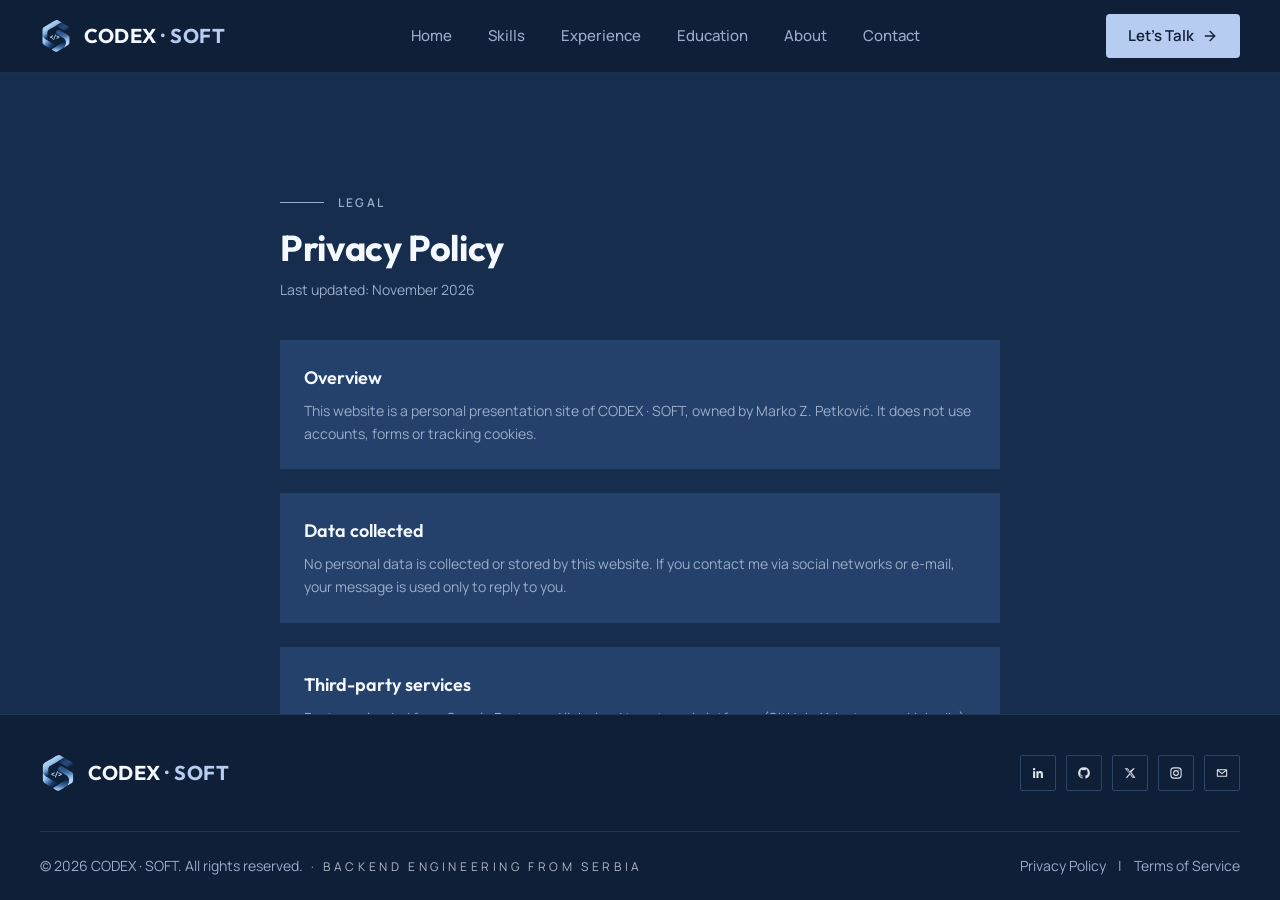
<file: privacy.html>
<!doctype html>
<html lang="en">
<head>
  <meta charset="utf-8">
  <meta name="viewport" content="width=device-width, initial-scale=1">
  <title>Privacy Policy — CODEX · SOFT | Marko Z. Petković</title>
  <meta name="description" content="Privacy Policy of the CODEX · SOFT website of Marko Z. Petković: no accounts, no tracking cookies, no personal data stored. Fonts load from Google Fonts.">
  <meta name="robots" content="noindex, nofollow">
  <meta name="author" content="Marko Z. Petković">
  <meta name="theme-color" content="#0f1f37">
  <link rel="canonical" href="https://codexsoft-dev.github.io/privacy.html">
  <link rel="preconnect" href="https://fonts.googleapis.com">
  <link rel="preconnect" href="https://fonts.gstatic.com" crossorigin>
  <link rel="stylesheet" href="https://fonts.googleapis.com/css2?family=Caveat:wght@700&amp;family=JetBrains+Mono:ital,wght@0,400;1,400&amp;family=Manrope:wght@400;500;600;700&amp;family=Outfit:wght@500;600;700&amp;display=swap">
  <link rel="stylesheet" href="css/style.css?v=f024e806">
  <link rel="icon" href="favicon.ico" sizes="48x48">
  <link rel="icon" href="images/brand/favicon.svg" type="image/svg+xml">
  <link rel="icon" href="images/brand/favicon.png" type="image/png" sizes="64x64">
  <link rel="icon" href="images/manifest/icon-192.png" type="image/png" sizes="192x192">
  <link rel="apple-touch-icon" href="images/manifest/apple-touch-icon.png" sizes="180x180">
  <link rel="manifest" href="site.webmanifest">
  <style>html{background-color:#0f1f37}</style>
  <meta name="application-name" content="CODEX · SOFT">
  <meta name="apple-mobile-web-app-title" content="CODEX · SOFT">
  <meta property="og:site_name" content="CODEX · SOFT">
  <meta property="og:locale" content="en_US">
  <meta property="og:type" content="website">
  <meta property="og:title" content="Privacy Policy — CODEX · SOFT | Marko Z. Petković">
  <meta property="og:description" content="Privacy Policy of the CODEX · SOFT website of Marko Z. Petković: no accounts, no tracking cookies, no personal data stored. Fonts load from Google Fonts.">
  <meta property="og:url" content="https://codexsoft-dev.github.io/privacy.html">
  <meta property="og:image" content="https://codexsoft-dev.github.io/images/brand/og-image.jpg?v=20261128-1">
  <meta property="og:image:secure_url" content="https://codexsoft-dev.github.io/images/brand/og-image.jpg?v=20261128-1">
  <meta property="og:image:type" content="image/jpeg">
  <meta property="og:image:width" content="1200">
  <meta property="og:image:height" content="630">
  <meta property="og:image:alt" content="Marko Z. Petković — Backend Software Engineer, Founder @ CODEX · SOFT">
  <meta name="twitter:card" content="summary_large_image">
  <meta name="twitter:site" content="@go_evangelist">
  <meta name="twitter:creator" content="@go_evangelist">
  <meta name="twitter:title" content="Privacy Policy — CODEX · SOFT | Marko Z. Petković">
  <meta name="twitter:description" content="Privacy Policy of the CODEX · SOFT website of Marko Z. Petković: no accounts, no tracking cookies, no personal data stored. Fonts load from Google Fonts.">
  <meta name="twitter:image" content="https://codexsoft-dev.github.io/images/brand/og-image.jpg?v=20261128-1">
  <meta name="twitter:image:alt" content="Marko Z. Petković — Backend Software Engineer, Founder @ CODEX · SOFT">
  <script type="application/ld+json">
  {
    "@context": "https://schema.org",
    "@graph": [
      {
        "@type": "WebPage",
        "@id": "https://codexsoft-dev.github.io/privacy.html#webpage",
        "url": "https://codexsoft-dev.github.io/privacy.html",
        "name": "Privacy Policy — CODEX · SOFT | Marko Z. Petković",
        "description": "Privacy Policy of the CODEX · SOFT website of Marko Z. Petković: no accounts, no tracking cookies, no personal data stored. Fonts load from Google Fonts.",
        "inLanguage": "en",
        "isPartOf": {
          "@type": "WebSite",
          "@id": "https://codexsoft-dev.github.io/#website",
          "url": "https://codexsoft-dev.github.io/",
          "name": "CODEX · SOFT"
        },
        "about": {
          "@type": "Organization",
          "@id": "https://codexsoft-dev.github.io/#organization",
          "name": "CODEX · SOFT",
          "url": "https://codexsoft-dev.github.io/"
        },
        "publisher": {
          "@id": "https://codexsoft-dev.github.io/#organization"
        },
        "author": {
          "@type": "Person",
          "@id": "https://codexsoft-dev.github.io/#person",
          "name": "Marko Z. Petković",
          "url": "https://codexsoft-dev.github.io/"
        },
        "dateModified": "2026-11-28",
        "breadcrumb": {
          "@id": "https://codexsoft-dev.github.io/privacy.html#breadcrumb"
        }
      },
      {
        "@type": "BreadcrumbList",
        "@id": "https://codexsoft-dev.github.io/privacy.html#breadcrumb",
        "itemListElement": [
          {
            "@type": "ListItem",
            "position": 1,
            "name": "Home",
            "item": "https://codexsoft-dev.github.io/"
          },
          {
            "@type": "ListItem",
            "position": 2,
            "name": "Privacy Policy",
            "item": "https://codexsoft-dev.github.io/privacy.html"
          }
        ]
      }
    ]
  }
  </script>
</head>
<body class="legal-page">
  <div class="min-h-screen bg-background">
    <header data-site-header="true" class="sticky top-0 z-40 border-b border-border/40 bg-chrome/95 backdrop-blur">
      <div class="mx-auto flex h-16 max-w-site items-center justify-between gap-6 px-6 lg:h-[4.5rem]">
        <a href="index.html#home" class="flex min-w-0 items-center gap-3">
          <img alt="" aria-hidden="true" width="192" height="192" class="size-8 shrink-0 object-contain" src="images/brand/logo.svg">
          <span class="font-display font-bold tracking-wide whitespace-nowrap text-xl">CODEX <span class="text-primary">·</span> <span class="text-primary">SOFT</span></span>
        </a>
        <nav class="hidden items-center gap-9 lg:flex" aria-label="Primary">
          <a href="index.html#home" class="text-sm font-medium transition-colors hover:text-foreground xl:text-[0.9375rem] text-muted-foreground" data-nav-link>Home</a>
          <a href="index.html#skills" class="text-sm font-medium transition-colors hover:text-foreground xl:text-[0.9375rem] text-muted-foreground" data-nav-link>Skills</a>
          <a href="index.html#experience" class="text-sm font-medium transition-colors hover:text-foreground xl:text-[0.9375rem] text-muted-foreground" data-nav-link>Experience</a>
          <a href="index.html#education" class="text-sm font-medium transition-colors hover:text-foreground xl:text-[0.9375rem] text-muted-foreground" data-nav-link>Education</a>
          <a href="index.html#about" class="text-sm font-medium transition-colors hover:text-foreground xl:text-[0.9375rem] text-muted-foreground" data-nav-link>About</a>
          <button type="button" class="text-sm font-medium transition-colors hover:text-foreground xl:text-[0.9375rem] text-muted-foreground" data-contact-open>Contact</button>
        </nav>
        <button class="items-center justify-center gap-2 whitespace-nowrap cursor-pointer transition-colors focus-visible:outline-none focus-visible:ring-1 focus-visible:ring-ring disabled:pointer-events-none disabled:opacity-50 disabled:cursor-not-allowed [&amp;_svg]:pointer-events-none [&amp;_svg]:size-4 [&amp;_svg]:shrink-0 bg-primary font-semibold text-primary-foreground hover:bg-primary-glow rounded-md hidden h-11 px-[22px] text-[0.9375rem] lg:inline-flex" data-contact-open>Let's Talk <svg xmlns="http://www.w3.org/2000/svg" width="24" height="24" viewBox="0 0 24 24" fill="none" stroke="currentColor" stroke-width="2" stroke-linecap="round" stroke-linejoin="round" class="lucide lucide-arrow-right" aria-hidden="true"><path d="M5 12h14"></path><path d="m12 5 7 7-7 7"></path></svg></button>
        <button class="inline-flex items-center justify-center gap-2 whitespace-nowrap text-sm cursor-pointer transition-colors focus-visible:outline-none focus-visible:ring-1 focus-visible:ring-ring disabled:pointer-events-none disabled:opacity-50 disabled:cursor-not-allowed [&amp;_svg]:pointer-events-none [&amp;_svg]:size-4 [&amp;_svg]:shrink-0 rounded-sm bg-primary font-semibold text-primary-foreground hover:bg-primary-glow h-9 w-9 lg:hidden" aria-expanded="false" aria-controls="mobile-nav" data-menu-toggle>
          <svg xmlns="http://www.w3.org/2000/svg" width="24" height="24" viewBox="0 0 24 24" fill="none" stroke="currentColor" stroke-width="2" stroke-linecap="round" stroke-linejoin="round" class="lucide lucide-menu" aria-hidden="true" data-icon-open=""><path d="M4 5h16"></path><path d="M4 12h16"></path><path d="M4 19h16"></path></svg>
          <svg xmlns="http://www.w3.org/2000/svg" width="24" height="24" viewBox="0 0 24 24" fill="none" stroke="currentColor" stroke-width="2" stroke-linecap="round" stroke-linejoin="round" class="lucide lucide-x" aria-hidden="true" data-icon-close="" hidden=""><path d="M18 6 6 18"></path><path d="m6 6 12 12"></path></svg>
          <span class="sr-only" data-menu-label>Open menu</span>
        </button>
      </div>
      <nav id="mobile-nav" aria-label="Mobile" class="border-t border-border/50 bg-chrome lg:hidden" hidden>
        <div class="mx-auto flex max-w-site flex-col px-6 py-3">
          <a href="index.html#home" class="font-medium transition-colors hover:text-foreground xl:text-[0.9375rem] text-muted-foreground border-b border-border/40 py-3 text-[0.9375rem]" data-nav-link>Home</a>
          <a href="index.html#skills" class="font-medium transition-colors hover:text-foreground xl:text-[0.9375rem] text-muted-foreground border-b border-border/40 py-3 text-[0.9375rem]" data-nav-link>Skills</a>
          <a href="index.html#experience" class="font-medium transition-colors hover:text-foreground xl:text-[0.9375rem] text-muted-foreground border-b border-border/40 py-3 text-[0.9375rem]" data-nav-link>Experience</a>
          <a href="index.html#education" class="font-medium transition-colors hover:text-foreground xl:text-[0.9375rem] text-muted-foreground border-b border-border/40 py-3 text-[0.9375rem]" data-nav-link>Education</a>
          <a href="index.html#about" class="font-medium transition-colors hover:text-foreground xl:text-[0.9375rem] text-muted-foreground border-b border-border/40 py-3 text-[0.9375rem]" data-nav-link>About</a>
          <button type="button" class="font-medium transition-colors hover:text-foreground xl:text-[0.9375rem] text-muted-foreground py-3 text-left text-[0.9375rem]" data-contact-open>Contact</button>
        </div>
      </nav>
    </header>
    <main>
      <section class="bg-background py-20 lg:py-28">
        <div class="mx-auto max-w-3xl px-6">
          <div><p class="eyebrow eyebrow-line-first">Legal</p></div>
          <h1 class="section-title mt-4">Privacy Policy</h1>
          <p class="mt-3 text-sm text-muted-foreground">Last updated: November 2026</p>
          <div class="mt-10 space-y-6">
            <article class="bg-card p-6">
              <h2 class="font-display text-lg font-semibold">Overview</h2>
              <p class="mt-2 text-sm leading-relaxed text-muted-foreground">This website is a personal presentation site of CODEX · SOFT, owned by Marko Z. Petković. It does not use accounts, forms or tracking cookies.</p>
            </article>
            <article class="bg-card p-6">
              <h2 class="font-display text-lg font-semibold">Data collected</h2>
              <p class="mt-2 text-sm leading-relaxed text-muted-foreground">No personal data is collected or stored by this website. If you contact me via social networks or e-mail, your message is used only to reply to you.</p>
            </article>
            <article class="bg-card p-6">
              <h2 class="font-display text-lg font-semibold">Third-party services</h2>
              <p class="mt-2 text-sm leading-relaxed text-muted-foreground">Fonts are loaded from Google Fonts, and links lead to external platforms (GitHub, X, Instagram, LinkedIn) that have their own privacy policies.</p>
            </article>
            <article class="bg-card p-6">
              <h2 class="font-display text-lg font-semibold">Contact</h2>
              <p class="mt-2 text-sm leading-relaxed text-muted-foreground">For any privacy-related question, reach out via the social channels listed on the home page.</p>
            </article>
          </div>
          <a href="index.html" class="legal-backlink-bottom flex w-fit items-center gap-2 text-sm text-muted-foreground hover:text-foreground"><svg xmlns="http://www.w3.org/2000/svg" width="24" height="24" viewBox="0 0 24 24" fill="none" stroke="currentColor" stroke-width="2" stroke-linecap="round" stroke-linejoin="round" class="lucide lucide-arrow-left size-4" aria-hidden="true"><path d="m12 19-7-7 7-7"></path><path d="M19 12H5"></path></svg> Back to home</a>
        </div>
      </section>
    </main>
    <footer id="contact" class="border-t border-border/60 bg-chrome">
      <div class="mx-auto max-w-site px-6">
        <div class="flex flex-col items-center gap-6 py-10 text-center md:flex-row md:justify-between md:text-left">
          <div class="flex flex-col items-center gap-3 md:flex-row">
            <div class="flex items-center gap-3">
              <img alt="" aria-hidden="true" width="192" height="192" class="size-9 shrink-0 object-contain" src="images/brand/logo.svg">
              <span class="font-display font-bold tracking-wide whitespace-nowrap text-xl">CODEX <span class="text-primary">·</span> <span class="text-primary">SOFT</span></span>
            </div>
          </div>
          <ul class="flex items-center gap-2.5">
            <li>
              <a href="https://www.linkedin.com/in/goevangelist" aria-label="Marko Z. Petković on LinkedIn (opens in a new tab)" target="_blank" rel="noopener noreferrer" class="grid size-9 place-items-center rounded-sm border border-border text-foreground/90 transition-colors hover:border-primary hover:text-primary">
                <svg class="size-3.5" viewBox="0 0 24 24" aria-hidden="true"><path fill="currentColor" d="M20.447 20.452h-3.554v-5.569c0-1.328-.027-3.037-1.852-3.037-1.853 0-2.136 1.445-2.136 2.939v5.667H9.351V9h3.414v1.561h.046c.477-.9 1.637-1.85 3.37-1.85 3.601 0 4.267 2.37 4.267 5.455v6.286zM5.337 7.433c-1.144 0-2.063-.926-2.063-2.065 0-1.138.92-2.063 2.063-2.063 1.14 0 2.064.925 2.064 2.063 0 1.139-.925 2.065-2.064 2.065zm1.782 13.019H3.555V9h3.564v11.452z"></path></svg>
              </a>
            </li>
            <li>
              <a href="https://github.com/golang-evangelist" aria-label="Marko Z. Petković on GitHub (opens in a new tab)" target="_blank" rel="noopener noreferrer" class="grid size-9 place-items-center rounded-sm border border-border text-foreground/90 transition-colors hover:border-primary hover:text-primary">
                <svg class="size-3.5" viewBox="0 0 24 24" aria-hidden="true"><path fill="currentColor" d="M12 2a10 10 0 0 0-3.16 19.49c.5.09.68-.22.68-.48v-1.7c-2.78.6-3.37-1.17-3.37-1.17-.45-1.16-1.1-1.47-1.1-1.47-.9-.62.07-.6.07-.6 1 .07 1.53 1.03 1.53 1.03.9 1.53 2.36 1.09 2.94.83.09-.65.35-1.09.63-1.34-2.22-.25-4.56-1.11-4.56-4.95 0-1.1.39-1.99 1.03-2.69-.1-.25-.45-1.27.1-2.64 0 0 .84-.27 2.75 1.02A9.56 9.56 0 0 1 12 6.8a9.56 9.56 0 0 1 2.5.34c1.9-1.29 2.74-1.02 2.74-1.02.56 1.37.21 2.39.1 2.64.64.7 1.03 1.59 1.03 2.69 0 3.85-2.34 4.7-4.57 4.95.36.31.68.92.68 1.86v2.76c0 .26.18.58.69.48A10 10 0 0 0 12 2z"></path></svg>
              </a>
            </li>
            <li>
              <a href="https://x.com/go_evangelist" aria-label="Marko Z. Petković on X (opens in a new tab)" target="_blank" rel="noopener noreferrer" class="grid size-9 place-items-center rounded-sm border border-border text-foreground/90 transition-colors hover:border-primary hover:text-primary">
                <svg class="size-3.5" viewBox="0 0 24 24" aria-hidden="true"><path fill="currentColor" d="M17.5 4h2.7l-5.9 6.7L21.5 20h-5.3l-4.2-5.5L7.4 20H4.6l6.3-7.2L2.7 4h5.4l3.8 5L17.5 4zm-.9 14.4h1.5L7.5 5.5H5.9l10.7 12.9z"></path></svg>
              </a>
            </li>
            <li>
              <a href="https://www.instagram.com/go_evangelist/" aria-label="Marko Z. Petković on Instagram (opens in a new tab)" target="_blank" rel="noopener noreferrer" class="grid size-9 place-items-center rounded-sm border border-border text-foreground/90 transition-colors hover:border-primary hover:text-primary">
                <svg class="size-3.5" viewBox="0 0 24 24" aria-hidden="true" fill="none" stroke="currentColor" stroke-width="1.8"><rect x="3.2" y="3.2" width="17.6" height="17.6" rx="5"></rect><circle cx="12" cy="12" r="4.05"></circle><circle cx="17.15" cy="6.85" r="1.05" fill="currentColor" stroke="none"></circle></svg>
              </a>
            </li>
            <li>
              <a href="mailto:codex7soft@gmail.com" aria-label="Email CODEX · SOFT" class="grid size-9 place-items-center rounded-sm border border-border text-foreground/90 transition-colors hover:border-primary hover:text-primary">
                <svg class="size-3.5" viewBox="0 0 24 24" aria-hidden="true" fill="none" stroke="currentColor" stroke-width="1.8" stroke-linejoin="round"><path d="M4 6.5h16v11H4v-11zm0 0 8 6.5L20 6.5"></path></svg>
              </a>
            </li>
          </ul>
        </div>
        <div class="flex flex-col items-center gap-3 border-t border-border/60 py-6 text-sm text-muted-foreground md:flex-row md:justify-between">
          <p>© <span data-year>2026</span> CODEX · SOFT. All rights reserved.<span class="ml-2 hidden text-xs tracking-[0.3em] text-foreground/70 lg:inline">· BACKEND ENGINEERING FROM SERBIA</span></p>
          <div class="flex items-center gap-3">
            <a href="privacy.html" class="hover:text-foreground">Privacy Policy</a>
            <span aria-hidden="true">|</span>
            <a href="terms.html" class="hover:text-foreground">Terms of Service</a>
          </div>
        </div>
      </div>
    </footer>
  </div>
  <div data-state="closed" class="fixed inset-0 z-50 bg-overlay backdrop-blur-sm data-[state=open]:animate-in data-[state=closed]:animate-out data-[state=closed]:fade-out-0 data-[state=open]:fade-in-0" data-dialog-overlay hidden></div>
  <div role="dialog" id="contact-dialog" aria-describedby="contact-dialog-description" aria-labelledby="contact-dialog-title" data-state="closed" class="fixed left-[50%] top-[50%] z-50 grid w-full translate-x-[-50%] translate-y-[-50%] gap-4 border shadow-lg duration-200 data-[state=open]:animate-in data-[state=closed]:animate-out data-[state=closed]:fade-out-0 data-[state=open]:fade-in-0 data-[state=closed]:zoom-out-95 data-[state=open]:zoom-in-95 max-w-lg rounded-sm border-border bg-popover p-7 sm:rounded-sm" tabindex="-1" data-dialog hidden>
    <p class="eyebrow">Contact</p>
    <h2 id="contact-dialog-title" class="leading-none font-display text-[1.675rem] font-bold tracking-tight">Tell me about your project</h2>
    <p id="contact-dialog-description" class="text-sm text-muted-foreground sr-only">Contact form</p>
    <form class="mt-2 grid gap-4" novalidate data-contact-form>
      <label class="text-[13px] font-medium text-muted-foreground">Name<input class="mt-1.5 w-full rounded-sm border border-input bg-inset px-3.5 py-3 text-base text-foreground outline-none transition focus:border-primary" autocomplete="name" required type="text" name="name"></label>
      <label class="text-[13px] font-medium text-muted-foreground">Email<input class="mt-1.5 w-full rounded-sm border border-input bg-inset px-3.5 py-3 text-base text-foreground outline-none transition focus:border-primary" autocomplete="email" required type="email" name="email"></label>
      <label class="text-[13px] font-medium text-muted-foreground">Company<input class="mt-1.5 w-full rounded-sm border border-input bg-inset px-3.5 py-3 text-base text-foreground outline-none transition focus:border-primary" autocomplete="organization" type="text" name="company"></label>
      <label class="text-[13px] font-medium text-muted-foreground">Message<textarea class="mt-1.5 w-full rounded-sm border border-input bg-inset px-3.5 py-3 text-base text-foreground outline-none transition focus:border-primary" name="message" rows="4" required></textarea></label>
      <div class="flex flex-wrap items-center gap-4">
        <button class="inline-flex items-center justify-center gap-2 whitespace-nowrap cursor-pointer transition-colors focus-visible:outline-none focus-visible:ring-1 focus-visible:ring-ring disabled:pointer-events-none disabled:opacity-50 disabled:cursor-not-allowed [&amp;_svg]:pointer-events-none [&amp;_svg]:size-4 [&amp;_svg]:shrink-0 rounded-sm bg-primary font-semibold text-primary-foreground hover:bg-primary-glow h-11 px-5 text-sm" type="submit">Send message <svg xmlns="http://www.w3.org/2000/svg" width="24" height="24" viewBox="0 0 24 24" fill="none" stroke="currentColor" stroke-width="2" stroke-linecap="round" stroke-linejoin="round" class="lucide lucide-arrow-right" aria-hidden="true"><path d="M5 12h14"></path><path d="m12 5 7 7-7 7"></path></svg></button>
        <p class="text-sm text-primary" role="status" data-contact-status></p>
      </div>
    </form>
    <button type="button" class="absolute right-4 top-4 rounded-sm opacity-70 ring-offset-background cursor-pointer transition-opacity hover:opacity-100 focus:outline-none focus:ring-2 focus:ring-ring focus:ring-offset-2 disabled:pointer-events-none data-[state=open]:bg-accent data-[state=open]:text-muted-foreground" data-dialog-close>
      <svg xmlns="http://www.w3.org/2000/svg" width="24" height="24" viewBox="0 0 24 24" fill="none" stroke="currentColor" stroke-width="2" stroke-linecap="round" stroke-linejoin="round" class="lucide lucide-x h-4 w-4" aria-hidden="true"><path d="M18 6 6 18"></path><path d="m6 6 12 12"></path></svg>
      <span class="sr-only">Close</span>
    </button>
  </div>
  <script src="js/script.js?v=657e2045" defer></script>
</body>
</html>
</file>
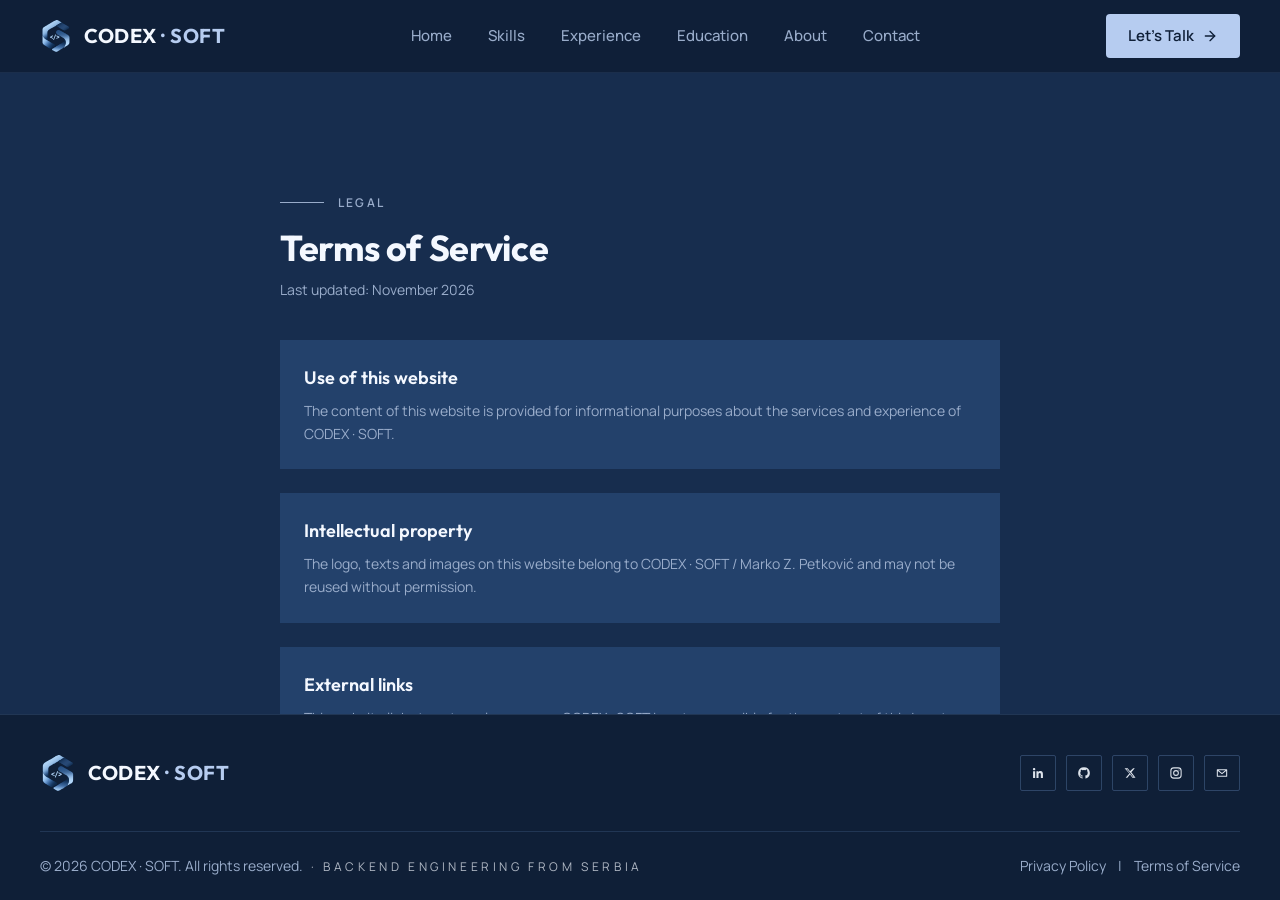
<file: terms.html>
<!doctype html>
<html lang="en">
<head>
  <meta charset="utf-8">
  <meta name="viewport" content="width=device-width, initial-scale=1">
  <title>Terms of Service — CODEX · SOFT | Marko Z. Petković</title>
  <meta name="description" content="Terms of Service for the CODEX · SOFT website of Marko Z. Petković: permitted use, intellectual property, external links and changes to these terms.">
  <meta name="robots" content="noindex, nofollow">
  <meta name="author" content="Marko Z. Petković">
  <meta name="theme-color" content="#0f1f37">
  <link rel="canonical" href="https://codexsoft-dev.github.io/terms.html">
  <link rel="preconnect" href="https://fonts.googleapis.com">
  <link rel="preconnect" href="https://fonts.gstatic.com" crossorigin>
  <link rel="stylesheet" href="https://fonts.googleapis.com/css2?family=Caveat:wght@700&amp;family=JetBrains+Mono:ital,wght@0,400;1,400&amp;family=Manrope:wght@400;500;600;700&amp;family=Outfit:wght@500;600;700&amp;display=swap">
  <link rel="stylesheet" href="css/style.css?v=f024e806">
  <link rel="icon" href="favicon.ico" sizes="48x48">
  <link rel="icon" href="images/brand/favicon.svg" type="image/svg+xml">
  <link rel="icon" href="images/brand/favicon.png" type="image/png" sizes="64x64">
  <link rel="icon" href="images/manifest/icon-192.png" type="image/png" sizes="192x192">
  <link rel="apple-touch-icon" href="images/manifest/apple-touch-icon.png" sizes="180x180">
  <link rel="manifest" href="site.webmanifest">
  <style>html{background-color:#0f1f37}</style>
  <meta name="application-name" content="CODEX · SOFT">
  <meta name="apple-mobile-web-app-title" content="CODEX · SOFT">
  <meta property="og:site_name" content="CODEX · SOFT">
  <meta property="og:locale" content="en_US">
  <meta property="og:type" content="website">
  <meta property="og:title" content="Terms of Service — CODEX · SOFT | Marko Z. Petković">
  <meta property="og:description" content="Terms of Service for the CODEX · SOFT website of Marko Z. Petković: permitted use, intellectual property, external links and changes to these terms.">
  <meta property="og:url" content="https://codexsoft-dev.github.io/terms.html">
  <meta property="og:image" content="https://codexsoft-dev.github.io/images/brand/og-image.jpg?v=20261128-1">
  <meta property="og:image:secure_url" content="https://codexsoft-dev.github.io/images/brand/og-image.jpg?v=20261128-1">
  <meta property="og:image:type" content="image/jpeg">
  <meta property="og:image:width" content="1200">
  <meta property="og:image:height" content="630">
  <meta property="og:image:alt" content="Marko Z. Petković — Backend Software Engineer, Founder @ CODEX · SOFT">
  <meta name="twitter:card" content="summary_large_image">
  <meta name="twitter:site" content="@go_evangelist">
  <meta name="twitter:creator" content="@go_evangelist">
  <meta name="twitter:title" content="Terms of Service — CODEX · SOFT | Marko Z. Petković">
  <meta name="twitter:description" content="Terms of Service for the CODEX · SOFT website of Marko Z. Petković: permitted use, intellectual property, external links and changes to these terms.">
  <meta name="twitter:image" content="https://codexsoft-dev.github.io/images/brand/og-image.jpg?v=20261128-1">
  <meta name="twitter:image:alt" content="Marko Z. Petković — Backend Software Engineer, Founder @ CODEX · SOFT">
  <script type="application/ld+json">
  {
    "@context": "https://schema.org",
    "@graph": [
      {
        "@type": "WebPage",
        "@id": "https://codexsoft-dev.github.io/terms.html#webpage",
        "url": "https://codexsoft-dev.github.io/terms.html",
        "name": "Terms of Service — CODEX · SOFT | Marko Z. Petković",
        "description": "Terms of Service for the CODEX · SOFT website of Marko Z. Petković: permitted use, intellectual property, external links and changes to these terms.",
        "inLanguage": "en",
        "isPartOf": {
          "@type": "WebSite",
          "@id": "https://codexsoft-dev.github.io/#website",
          "url": "https://codexsoft-dev.github.io/",
          "name": "CODEX · SOFT"
        },
        "about": {
          "@type": "Organization",
          "@id": "https://codexsoft-dev.github.io/#organization",
          "name": "CODEX · SOFT",
          "url": "https://codexsoft-dev.github.io/"
        },
        "publisher": {
          "@id": "https://codexsoft-dev.github.io/#organization"
        },
        "author": {
          "@type": "Person",
          "@id": "https://codexsoft-dev.github.io/#person",
          "name": "Marko Z. Petković",
          "url": "https://codexsoft-dev.github.io/"
        },
        "dateModified": "2026-11-28",
        "breadcrumb": {
          "@id": "https://codexsoft-dev.github.io/terms.html#breadcrumb"
        }
      },
      {
        "@type": "BreadcrumbList",
        "@id": "https://codexsoft-dev.github.io/terms.html#breadcrumb",
        "itemListElement": [
          {
            "@type": "ListItem",
            "position": 1,
            "name": "Home",
            "item": "https://codexsoft-dev.github.io/"
          },
          {
            "@type": "ListItem",
            "position": 2,
            "name": "Terms of Service",
            "item": "https://codexsoft-dev.github.io/terms.html"
          }
        ]
      }
    ]
  }
  </script>
</head>
<body class="legal-page">
  <div class="min-h-screen bg-background">
    <header data-site-header="true" class="sticky top-0 z-40 border-b border-border/40 bg-chrome/95 backdrop-blur">
      <div class="mx-auto flex h-16 max-w-site items-center justify-between gap-6 px-6 lg:h-[4.5rem]">
        <a href="index.html#home" class="flex min-w-0 items-center gap-3">
          <img alt="" aria-hidden="true" width="192" height="192" class="size-8 shrink-0 object-contain" src="images/brand/logo.svg">
          <span class="font-display font-bold tracking-wide whitespace-nowrap text-xl">CODEX <span class="text-primary">·</span> <span class="text-primary">SOFT</span></span>
        </a>
        <nav class="hidden items-center gap-9 lg:flex" aria-label="Primary">
          <a href="index.html#home" class="text-sm font-medium transition-colors hover:text-foreground xl:text-[0.9375rem] text-muted-foreground" data-nav-link>Home</a>
          <a href="index.html#skills" class="text-sm font-medium transition-colors hover:text-foreground xl:text-[0.9375rem] text-muted-foreground" data-nav-link>Skills</a>
          <a href="index.html#experience" class="text-sm font-medium transition-colors hover:text-foreground xl:text-[0.9375rem] text-muted-foreground" data-nav-link>Experience</a>
          <a href="index.html#education" class="text-sm font-medium transition-colors hover:text-foreground xl:text-[0.9375rem] text-muted-foreground" data-nav-link>Education</a>
          <a href="index.html#about" class="text-sm font-medium transition-colors hover:text-foreground xl:text-[0.9375rem] text-muted-foreground" data-nav-link>About</a>
          <button type="button" class="text-sm font-medium transition-colors hover:text-foreground xl:text-[0.9375rem] text-muted-foreground" data-contact-open>Contact</button>
        </nav>
        <button class="items-center justify-center gap-2 whitespace-nowrap cursor-pointer transition-colors focus-visible:outline-none focus-visible:ring-1 focus-visible:ring-ring disabled:pointer-events-none disabled:opacity-50 disabled:cursor-not-allowed [&amp;_svg]:pointer-events-none [&amp;_svg]:size-4 [&amp;_svg]:shrink-0 bg-primary font-semibold text-primary-foreground hover:bg-primary-glow rounded-md hidden h-11 px-[22px] text-[0.9375rem] lg:inline-flex" data-contact-open>Let's Talk <svg xmlns="http://www.w3.org/2000/svg" width="24" height="24" viewBox="0 0 24 24" fill="none" stroke="currentColor" stroke-width="2" stroke-linecap="round" stroke-linejoin="round" class="lucide lucide-arrow-right" aria-hidden="true"><path d="M5 12h14"></path><path d="m12 5 7 7-7 7"></path></svg></button>
        <button class="inline-flex items-center justify-center gap-2 whitespace-nowrap text-sm cursor-pointer transition-colors focus-visible:outline-none focus-visible:ring-1 focus-visible:ring-ring disabled:pointer-events-none disabled:opacity-50 disabled:cursor-not-allowed [&amp;_svg]:pointer-events-none [&amp;_svg]:size-4 [&amp;_svg]:shrink-0 rounded-sm bg-primary font-semibold text-primary-foreground hover:bg-primary-glow h-9 w-9 lg:hidden" aria-expanded="false" aria-controls="mobile-nav" data-menu-toggle>
          <svg xmlns="http://www.w3.org/2000/svg" width="24" height="24" viewBox="0 0 24 24" fill="none" stroke="currentColor" stroke-width="2" stroke-linecap="round" stroke-linejoin="round" class="lucide lucide-menu" aria-hidden="true" data-icon-open=""><path d="M4 5h16"></path><path d="M4 12h16"></path><path d="M4 19h16"></path></svg>
          <svg xmlns="http://www.w3.org/2000/svg" width="24" height="24" viewBox="0 0 24 24" fill="none" stroke="currentColor" stroke-width="2" stroke-linecap="round" stroke-linejoin="round" class="lucide lucide-x" aria-hidden="true" data-icon-close="" hidden=""><path d="M18 6 6 18"></path><path d="m6 6 12 12"></path></svg>
          <span class="sr-only" data-menu-label>Open menu</span>
        </button>
      </div>
      <nav id="mobile-nav" aria-label="Mobile" class="border-t border-border/50 bg-chrome lg:hidden" hidden>
        <div class="mx-auto flex max-w-site flex-col px-6 py-3">
          <a href="index.html#home" class="font-medium transition-colors hover:text-foreground xl:text-[0.9375rem] text-muted-foreground border-b border-border/40 py-3 text-[0.9375rem]" data-nav-link>Home</a>
          <a href="index.html#skills" class="font-medium transition-colors hover:text-foreground xl:text-[0.9375rem] text-muted-foreground border-b border-border/40 py-3 text-[0.9375rem]" data-nav-link>Skills</a>
          <a href="index.html#experience" class="font-medium transition-colors hover:text-foreground xl:text-[0.9375rem] text-muted-foreground border-b border-border/40 py-3 text-[0.9375rem]" data-nav-link>Experience</a>
          <a href="index.html#education" class="font-medium transition-colors hover:text-foreground xl:text-[0.9375rem] text-muted-foreground border-b border-border/40 py-3 text-[0.9375rem]" data-nav-link>Education</a>
          <a href="index.html#about" class="font-medium transition-colors hover:text-foreground xl:text-[0.9375rem] text-muted-foreground border-b border-border/40 py-3 text-[0.9375rem]" data-nav-link>About</a>
          <button type="button" class="font-medium transition-colors hover:text-foreground xl:text-[0.9375rem] text-muted-foreground py-3 text-left text-[0.9375rem]" data-contact-open>Contact</button>
        </div>
      </nav>
    </header>
    <main>
      <section class="bg-background py-20 lg:py-28">
        <div class="mx-auto max-w-3xl px-6">
          <div><p class="eyebrow eyebrow-line-first">Legal</p></div>
          <h1 class="section-title mt-4">Terms of Service</h1>
          <p class="mt-3 text-sm text-muted-foreground">Last updated: November 2026</p>
          <div class="mt-10 space-y-6">
            <article class="bg-card p-6">
              <h2 class="font-display text-lg font-semibold">Use of this website</h2>
              <p class="mt-2 text-sm leading-relaxed text-muted-foreground">The content of this website is provided for informational purposes about the services and experience of CODEX · SOFT.</p>
            </article>
            <article class="bg-card p-6">
              <h2 class="font-display text-lg font-semibold">Intellectual property</h2>
              <p class="mt-2 text-sm leading-relaxed text-muted-foreground">The logo, texts and images on this website belong to CODEX · SOFT / Marko Z. Petković and may not be reused without permission.</p>
            </article>
            <article class="bg-card p-6">
              <h2 class="font-display text-lg font-semibold">External links</h2>
              <p class="mt-2 text-sm leading-relaxed text-muted-foreground">This website links to external resources. CODEX · SOFT is not responsible for the content of third-party websites.</p>
            </article>
            <article class="bg-card p-6">
              <h2 class="font-display text-lg font-semibold">Changes</h2>
              <p class="mt-2 text-sm leading-relaxed text-muted-foreground">These terms may be updated at any time. The latest version is always available on this page.</p>
            </article>
          </div>
          <a href="index.html" class="legal-backlink-bottom flex w-fit items-center gap-2 text-sm text-muted-foreground hover:text-foreground"><svg xmlns="http://www.w3.org/2000/svg" width="24" height="24" viewBox="0 0 24 24" fill="none" stroke="currentColor" stroke-width="2" stroke-linecap="round" stroke-linejoin="round" class="lucide lucide-arrow-left size-4" aria-hidden="true"><path d="m12 19-7-7 7-7"></path><path d="M19 12H5"></path></svg> Back to home</a>
        </div>
      </section>
    </main>
    <footer id="contact" class="border-t border-border/60 bg-chrome">
      <div class="mx-auto max-w-site px-6">
        <div class="flex flex-col items-center gap-6 py-10 text-center md:flex-row md:justify-between md:text-left">
          <div class="flex flex-col items-center gap-3 md:flex-row">
            <div class="flex items-center gap-3">
              <img alt="" aria-hidden="true" width="192" height="192" class="size-9 shrink-0 object-contain" src="images/brand/logo.svg">
              <span class="font-display font-bold tracking-wide whitespace-nowrap text-xl">CODEX <span class="text-primary">·</span> <span class="text-primary">SOFT</span></span>
            </div>
          </div>
          <ul class="flex items-center gap-2.5">
            <li>
              <a href="https://www.linkedin.com/in/goevangelist" aria-label="Marko Z. Petković on LinkedIn (opens in a new tab)" target="_blank" rel="noopener noreferrer" class="grid size-9 place-items-center rounded-sm border border-border text-foreground/90 transition-colors hover:border-primary hover:text-primary">
                <svg class="size-3.5" viewBox="0 0 24 24" aria-hidden="true"><path fill="currentColor" d="M20.447 20.452h-3.554v-5.569c0-1.328-.027-3.037-1.852-3.037-1.853 0-2.136 1.445-2.136 2.939v5.667H9.351V9h3.414v1.561h.046c.477-.9 1.637-1.85 3.37-1.85 3.601 0 4.267 2.37 4.267 5.455v6.286zM5.337 7.433c-1.144 0-2.063-.926-2.063-2.065 0-1.138.92-2.063 2.063-2.063 1.14 0 2.064.925 2.064 2.063 0 1.139-.925 2.065-2.064 2.065zm1.782 13.019H3.555V9h3.564v11.452z"></path></svg>
              </a>
            </li>
            <li>
              <a href="https://github.com/golang-evangelist" aria-label="Marko Z. Petković on GitHub (opens in a new tab)" target="_blank" rel="noopener noreferrer" class="grid size-9 place-items-center rounded-sm border border-border text-foreground/90 transition-colors hover:border-primary hover:text-primary">
                <svg class="size-3.5" viewBox="0 0 24 24" aria-hidden="true"><path fill="currentColor" d="M12 2a10 10 0 0 0-3.16 19.49c.5.09.68-.22.68-.48v-1.7c-2.78.6-3.37-1.17-3.37-1.17-.45-1.16-1.1-1.47-1.1-1.47-.9-.62.07-.6.07-.6 1 .07 1.53 1.03 1.53 1.03.9 1.53 2.36 1.09 2.94.83.09-.65.35-1.09.63-1.34-2.22-.25-4.56-1.11-4.56-4.95 0-1.1.39-1.99 1.03-2.69-.1-.25-.45-1.27.1-2.64 0 0 .84-.27 2.75 1.02A9.56 9.56 0 0 1 12 6.8a9.56 9.56 0 0 1 2.5.34c1.9-1.29 2.74-1.02 2.74-1.02.56 1.37.21 2.39.1 2.64.64.7 1.03 1.59 1.03 2.69 0 3.85-2.34 4.7-4.57 4.95.36.31.68.92.68 1.86v2.76c0 .26.18.58.69.48A10 10 0 0 0 12 2z"></path></svg>
              </a>
            </li>
            <li>
              <a href="https://x.com/go_evangelist" aria-label="Marko Z. Petković on X (opens in a new tab)" target="_blank" rel="noopener noreferrer" class="grid size-9 place-items-center rounded-sm border border-border text-foreground/90 transition-colors hover:border-primary hover:text-primary">
                <svg class="size-3.5" viewBox="0 0 24 24" aria-hidden="true"><path fill="currentColor" d="M17.5 4h2.7l-5.9 6.7L21.5 20h-5.3l-4.2-5.5L7.4 20H4.6l6.3-7.2L2.7 4h5.4l3.8 5L17.5 4zm-.9 14.4h1.5L7.5 5.5H5.9l10.7 12.9z"></path></svg>
              </a>
            </li>
            <li>
              <a href="https://www.instagram.com/go_evangelist/" aria-label="Marko Z. Petković on Instagram (opens in a new tab)" target="_blank" rel="noopener noreferrer" class="grid size-9 place-items-center rounded-sm border border-border text-foreground/90 transition-colors hover:border-primary hover:text-primary">
                <svg class="size-3.5" viewBox="0 0 24 24" aria-hidden="true" fill="none" stroke="currentColor" stroke-width="1.8"><rect x="3.2" y="3.2" width="17.6" height="17.6" rx="5"></rect><circle cx="12" cy="12" r="4.05"></circle><circle cx="17.15" cy="6.85" r="1.05" fill="currentColor" stroke="none"></circle></svg>
              </a>
            </li>
            <li>
              <a href="mailto:codex7soft@gmail.com" aria-label="Email CODEX · SOFT" class="grid size-9 place-items-center rounded-sm border border-border text-foreground/90 transition-colors hover:border-primary hover:text-primary">
                <svg class="size-3.5" viewBox="0 0 24 24" aria-hidden="true" fill="none" stroke="currentColor" stroke-width="1.8" stroke-linejoin="round"><path d="M4 6.5h16v11H4v-11zm0 0 8 6.5L20 6.5"></path></svg>
              </a>
            </li>
          </ul>
        </div>
        <div class="flex flex-col items-center gap-3 border-t border-border/60 py-6 text-sm text-muted-foreground md:flex-row md:justify-between">
          <p>© <span data-year>2026</span> CODEX · SOFT. All rights reserved.<span class="ml-2 hidden text-xs tracking-[0.3em] text-foreground/70 lg:inline">· BACKEND ENGINEERING FROM SERBIA</span></p>
          <div class="flex items-center gap-3">
            <a href="privacy.html" class="hover:text-foreground">Privacy Policy</a>
            <span aria-hidden="true">|</span>
            <a href="terms.html" class="hover:text-foreground">Terms of Service</a>
          </div>
        </div>
      </div>
    </footer>
  </div>
  <div data-state="closed" class="fixed inset-0 z-50 bg-overlay backdrop-blur-sm data-[state=open]:animate-in data-[state=closed]:animate-out data-[state=closed]:fade-out-0 data-[state=open]:fade-in-0" data-dialog-overlay hidden></div>
  <div role="dialog" id="contact-dialog" aria-describedby="contact-dialog-description" aria-labelledby="contact-dialog-title" data-state="closed" class="fixed left-[50%] top-[50%] z-50 grid w-full translate-x-[-50%] translate-y-[-50%] gap-4 border shadow-lg duration-200 data-[state=open]:animate-in data-[state=closed]:animate-out data-[state=closed]:fade-out-0 data-[state=open]:fade-in-0 data-[state=closed]:zoom-out-95 data-[state=open]:zoom-in-95 max-w-lg rounded-sm border-border bg-popover p-7 sm:rounded-sm" tabindex="-1" data-dialog hidden>
    <p class="eyebrow">Contact</p>
    <h2 id="contact-dialog-title" class="leading-none font-display text-[1.675rem] font-bold tracking-tight">Tell me about your project</h2>
    <p id="contact-dialog-description" class="text-sm text-muted-foreground sr-only">Contact form</p>
    <form class="mt-2 grid gap-4" novalidate data-contact-form>
      <label class="text-[13px] font-medium text-muted-foreground">Name<input class="mt-1.5 w-full rounded-sm border border-input bg-inset px-3.5 py-3 text-base text-foreground outline-none transition focus:border-primary" autocomplete="name" required type="text" name="name"></label>
      <label class="text-[13px] font-medium text-muted-foreground">Email<input class="mt-1.5 w-full rounded-sm border border-input bg-inset px-3.5 py-3 text-base text-foreground outline-none transition focus:border-primary" autocomplete="email" required type="email" name="email"></label>
      <label class="text-[13px] font-medium text-muted-foreground">Company<input class="mt-1.5 w-full rounded-sm border border-input bg-inset px-3.5 py-3 text-base text-foreground outline-none transition focus:border-primary" autocomplete="organization" type="text" name="company"></label>
      <label class="text-[13px] font-medium text-muted-foreground">Message<textarea class="mt-1.5 w-full rounded-sm border border-input bg-inset px-3.5 py-3 text-base text-foreground outline-none transition focus:border-primary" name="message" rows="4" required></textarea></label>
      <div class="flex flex-wrap items-center gap-4">
        <button class="inline-flex items-center justify-center gap-2 whitespace-nowrap cursor-pointer transition-colors focus-visible:outline-none focus-visible:ring-1 focus-visible:ring-ring disabled:pointer-events-none disabled:opacity-50 disabled:cursor-not-allowed [&amp;_svg]:pointer-events-none [&amp;_svg]:size-4 [&amp;_svg]:shrink-0 rounded-sm bg-primary font-semibold text-primary-foreground hover:bg-primary-glow h-11 px-5 text-sm" type="submit">Send message <svg xmlns="http://www.w3.org/2000/svg" width="24" height="24" viewBox="0 0 24 24" fill="none" stroke="currentColor" stroke-width="2" stroke-linecap="round" stroke-linejoin="round" class="lucide lucide-arrow-right" aria-hidden="true"><path d="M5 12h14"></path><path d="m12 5 7 7-7 7"></path></svg></button>
        <p class="text-sm text-primary" role="status" data-contact-status></p>
      </div>
    </form>
    <button type="button" class="absolute right-4 top-4 rounded-sm opacity-70 ring-offset-background cursor-pointer transition-opacity hover:opacity-100 focus:outline-none focus:ring-2 focus:ring-ring focus:ring-offset-2 disabled:pointer-events-none data-[state=open]:bg-accent data-[state=open]:text-muted-foreground" data-dialog-close>
      <svg xmlns="http://www.w3.org/2000/svg" width="24" height="24" viewBox="0 0 24 24" fill="none" stroke="currentColor" stroke-width="2" stroke-linecap="round" stroke-linejoin="round" class="lucide lucide-x h-4 w-4" aria-hidden="true"><path d="M18 6 6 18"></path><path d="m6 6 12 12"></path></svg>
      <span class="sr-only">Close</span>
    </button>
  </div>
  <script src="js/script.js?v=657e2045" defer></script>
</body>
</html>
</file>
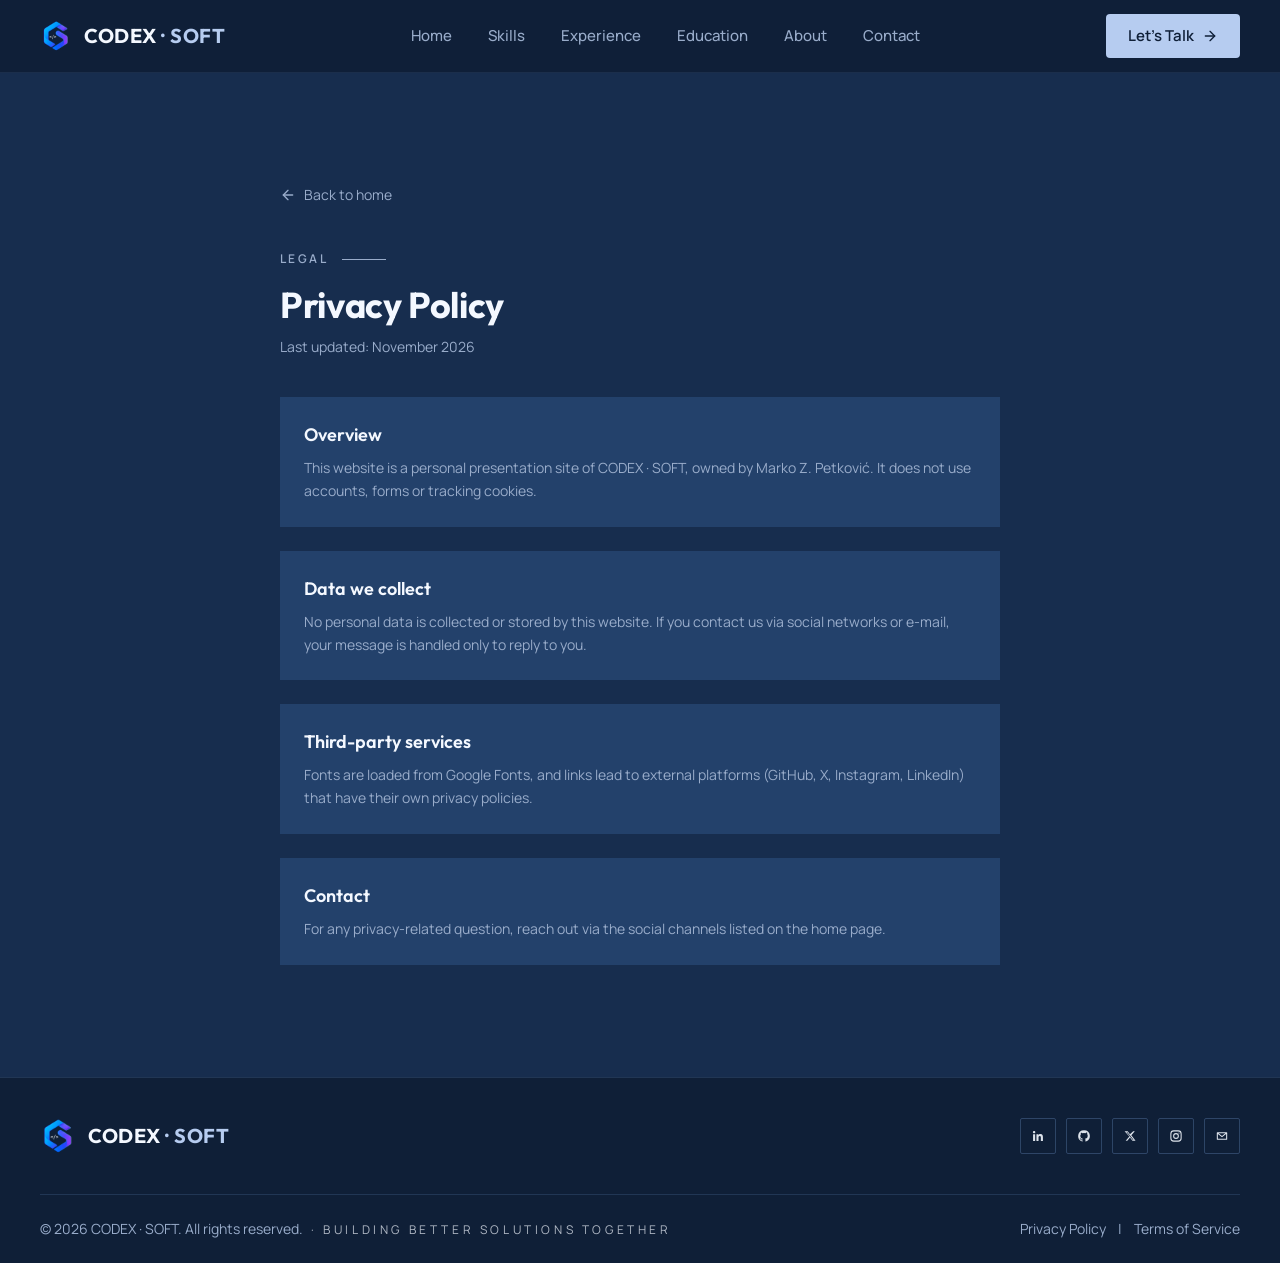
<file: static-site/privacy.html>
<!doctype html>
<html lang="en">
<head>
<meta charset="utf-8" />
<meta name="viewport" content="width=device-width, initial-scale=1" />
<title>Privacy Policy — CODEX · SOFT</title>
<meta name="description" content="Privacy Policy for the CODEX · SOFT website of Marko Z. Petković." />
<meta name="author" content="Marko Z. Petković" />
<meta name="theme-color" content="#0f1f37" />
<link rel="icon" href="./favicon-DN_JdMwQ.ico" type="image/x-icon" />
<link rel="preconnect" href="https://fonts.googleapis.com" />
<link rel="preconnect" href="https://fonts.gstatic.com" crossorigin />
<link rel="stylesheet" href="https://fonts.googleapis.com/css2?family=Caveat:wght@700&amp;family=JetBrains+Mono:ital,wght@0,400;1,400&amp;family=Manrope:wght@400;500;600;700&amp;family=Outfit:wght@500;600;700&amp;display=swap" />
  <script type="module" crossorigin>function Pg(i,o){for(var s=0;s<o.length;s++){const c=o[s];if(typeof c!="string"&&!Array.isArray(c)){for(const d in c)if(d!=="default"&&!(d in i)){const m=Object.getOwnPropertyDescriptor(c,d);m&&Object.defineProperty(i,d,m.get?m:{enumerable:!0,get:()=>c[d]})}}}return Object.freeze(Object.defineProperty(i,Symbol.toStringTag,{value:"Module"}))}(function(){const o=document.createElement("link").relList;if(o&&o.supports&&o.supports("modulepreload"))return;for(const d of document.querySelectorAll('link[rel="modulepreload"]'))c(d);new MutationObserver(d=>{for(const m of d)if(m.type==="childList")for(const b of m.addedNodes)b.tagName==="LINK"&&b.rel==="modulepreload"&&c(b)}).observe(document,{childList:!0,subtree:!0});function s(d){const m={};return d.integrity&&(m.integrity=d.integrity),d.referrerPolicy&&(m.referrerPolicy=d.referrerPolicy),d.crossOrigin==="use-credentials"?m.credentials="include":d.crossOrigin==="anonymous"?m.credentials="omit":m.credentials="same-origin",m}function c(d){if(d.ep)return;d.ep=!0;const m=s(d);fetch(d.href,m)}})();function ov(i){return i&&i.__esModule&&Object.prototype.hasOwnProperty.call(i,"default")?i.default:i}var Po={exports:{}},Ja={};var Mm;function tp(){if(Mm)return Ja;Mm=1;var i=Symbol.for("react.transitional.element"),o=Symbol.for("react.fragment");function s(c,d,m){var b=null;if(m!==void 0&&(b=""+m),d.key!==void 0&&(b=""+d.key),"key"in d){m={};for(var y in d)y!=="key"&&(m[y]=d[y])}else m=d;return d=m.ref,{$$typeof:i,type:c,key:b,ref:d!==void 0?d:null,props:m}}return Ja.Fragment=o,Ja.jsx=s,Ja.jsxs=s,Ja}var Dm;function ep(){return Dm||(Dm=1,Po.exports=tp()),Po.exports}var C=ep();const lp={"/":"index.html","/privacy":"privacy.html","/terms":"terms.html"},rv=()=>typeof window<"u"?window.__PAGE__:"/";function ta({to:i,hash:o,children:s,...c}){const d=lp[i]??"index.html",m=o?rv()===i?`#${o}`:`${d}#${o}`:d;return C.jsx("a",{href:m,...c,children:s})}function np(i){const o={pathname:rv(),hash:typeof window<"u"?window.location.hash.slice(1):""};return i?.select?i.select(o):o}function ap(i){return o=>({options:o})}var tr={exports:{}},at={};var Rm;function up(){if(Rm)return at;Rm=1;var i=Symbol.for("react.transitional.element"),o=Symbol.for("react.portal"),s=Symbol.for("react.fragment"),c=Symbol.for("react.strict_mode"),d=Symbol.for("react.profiler"),m=Symbol.for("react.consumer"),b=Symbol.for("react.context"),y=Symbol.for("react.forward_ref"),x=Symbol.for("react.suspense"),v=Symbol.for("react.memo"),R=Symbol.for("react.lazy"),N=Symbol.for("react.activity"),B=Symbol.iterator;function V(p){return p===null||typeof p!="object"?null:(p=B&&p[B]||p["@@iterator"],typeof p=="function"?p:null)}var et={isMounted:function(){return!1},enqueueForceUpdate:function(){},enqueueReplaceState:function(){},enqueueSetState:function(){}},j=Object.assign,X={};function J(p,_,Y){this.props=p,this.context=_,this.refs=X,this.updater=Y||et}J.prototype.isReactComponent={},J.prototype.setState=function(p,_){if(typeof p!="object"&&typeof p!="function"&&p!=null)throw Error("takes an object of state variables to update or a function which returns an object of state variables.");this.updater.enqueueSetState(this,p,_,"setState")},J.prototype.forceUpdate=function(p){this.updater.enqueueForceUpdate(this,p,"forceUpdate")};function lt(){}lt.prototype=J.prototype;function nt(p,_,Y){this.props=p,this.context=_,this.refs=X,this.updater=Y||et}var ut=nt.prototype=new lt;ut.constructor=nt,j(ut,J.prototype),ut.isPureReactComponent=!0;var st=Array.isArray;function gt(){}var G={H:null,A:null,T:null,S:null},q=Object.prototype.hasOwnProperty;function Et(p,_,Y){var Z=Y.ref;return{$$typeof:i,type:p,key:_,ref:Z!==void 0?Z:null,props:Y}}function te(p,_){return Et(p.type,_,p.props)}function Xt(p){return typeof p=="object"&&p!==null&&p.$$typeof===i}function Ut(p){var _={"=":"=0",":":"=2"};return"$"+p.replace(/[=:]/g,function(Y){return _[Y]})}var Be=/\/+/g;function re(p,_){return typeof p=="object"&&p!==null&&p.key!=null?Ut(""+p.key):_.toString(36)}function Qt(p){switch(p.status){case"fulfilled":return p.value;case"rejected":throw p.reason;default:switch(typeof p.status=="string"?p.then(gt,gt):(p.status="pending",p.then(function(_){p.status==="pending"&&(p.status="fulfilled",p.value=_)},function(_){p.status==="pending"&&(p.status="rejected",p.reason=_)})),p.status){case"fulfilled":return p.value;case"rejected":throw p.reason}}throw p}function M(p,_,Y,Z,F){var I=typeof p;(I==="undefined"||I==="boolean")&&(p=null);var ht=!1;if(p===null)ht=!0;else switch(I){case"bigint":case"string":case"number":ht=!0;break;case"object":switch(p.$$typeof){case i:case o:ht=!0;break;case R:return ht=p._init,M(ht(p._payload),_,Y,Z,F)}}if(ht)return F=F(p),ht=Z===""?"."+re(p,0):Z,st(F)?(Y="",ht!=null&&(Y=ht.replace(Be,"$&/")+"/"),M(F,_,Y,"",function(fl){return fl})):F!=null&&(Xt(F)&&(F=te(F,Y+(F.key==null||p&&p.key===F.key?"":(""+F.key).replace(Be,"$&/")+"/")+ht)),_.push(F)),1;ht=0;var Zt=Z===""?".":Z+":";if(st(p))for(var ot=0;ot<p.length;ot++)Z=p[ot],I=Zt+re(Z,ot),ht+=M(Z,_,Y,I,F);else if(ot=V(p),typeof ot=="function")for(p=ot.call(p),ot=0;!(Z=p.next()).done;)Z=Z.value,I=Zt+re(Z,ot++),ht+=M(Z,_,Y,I,F);else if(I==="object"){if(typeof p.then=="function")return M(Qt(p),_,Y,Z,F);throw _=String(p),Error("Objects are not valid as a React child (found: "+(_==="[object Object]"?"object with keys {"+Object.keys(p).join(", ")+"}":_)+"). If you meant to render a collection of children, use an array instead.")}return ht}function H(p,_,Y){if(p==null)return p;var Z=[],F=0;return M(p,Z,"","",function(I){return _.call(Y,I,F++)}),Z}function P(p){if(p._status===-1){var _=p._result;_=_(),_.then(function(Y){(p._status===0||p._status===-1)&&(p._status=1,p._result=Y)},function(Y){(p._status===0||p._status===-1)&&(p._status=2,p._result=Y)}),p._status===-1&&(p._status=0,p._result=_)}if(p._status===1)return p._result.default;throw p._result}var pt=typeof reportError=="function"?reportError:function(p){if(typeof window=="object"&&typeof window.ErrorEvent=="function"){var _=new window.ErrorEvent("error",{bubbles:!0,cancelable:!0,message:typeof p=="object"&&p!==null&&typeof p.message=="string"?String(p.message):String(p),error:p});if(!window.dispatchEvent(_))return}else if(typeof process=="object"&&typeof process.emit=="function"){process.emit("uncaughtException",p);return}console.error(p)},L={map:H,forEach:function(p,_,Y){H(p,function(){_.apply(this,arguments)},Y)},count:function(p){var _=0;return H(p,function(){_++}),_},toArray:function(p){return H(p,function(_){return _})||[]},only:function(p){if(!Xt(p))throw Error("React.Children.only expected to receive a single React element child.");return p}};return at.Activity=N,at.Children=L,at.Component=J,at.Fragment=s,at.Profiler=d,at.PureComponent=nt,at.StrictMode=c,at.Suspense=x,at.__CLIENT_INTERNALS_DO_NOT_USE_OR_WARN_USERS_THEY_CANNOT_UPGRADE=G,at.__COMPILER_RUNTIME={__proto__:null,c:function(p){return G.H.useMemoCache(p)}},at.cache=function(p){return function(){return p.apply(null,arguments)}},at.cacheSignal=function(){return null},at.cloneElement=function(p,_,Y){if(p==null)throw Error("The argument must be a React element, but you passed "+p+".");var Z=j({},p.props),F=p.key;if(_!=null)for(I in _.key!==void 0&&(F=""+_.key),_)!q.call(_,I)||I==="key"||I==="__self"||I==="__source"||I==="ref"&&_.ref===void 0||(Z[I]=_[I]);var I=arguments.length-2;if(I===1)Z.children=Y;else if(1<I){for(var ht=Array(I),Zt=0;Zt<I;Zt++)ht[Zt]=arguments[Zt+2];Z.children=ht}return Et(p.type,F,Z)},at.createContext=function(p){return p={$$typeof:b,_currentValue:p,_currentValue2:p,_threadCount:0,Provider:null,Consumer:null},p.Provider=p,p.Consumer={$$typeof:m,_context:p},p},at.createElement=function(p,_,Y){var Z,F={},I=null;if(_!=null)for(Z in _.key!==void 0&&(I=""+_.key),_)q.call(_,Z)&&Z!=="key"&&Z!=="__self"&&Z!=="__source"&&(F[Z]=_[Z]);var ht=arguments.length-2;if(ht===1)F.children=Y;else if(1<ht){for(var Zt=Array(ht),ot=0;ot<ht;ot++)Zt[ot]=arguments[ot+2];F.children=Zt}if(p&&p.defaultProps)for(Z in ht=p.defaultProps,ht)F[Z]===void 0&&(F[Z]=ht[Z]);return Et(p,I,F)},at.createRef=function(){return{current:null}},at.forwardRef=function(p){return{$$typeof:y,render:p}},at.isValidElement=Xt,at.lazy=function(p){return{$$typeof:R,_payload:{_status:-1,_result:p},_init:P}},at.memo=function(p,_){return{$$typeof:v,type:p,compare:_===void 0?null:_}},at.startTransition=function(p){var _=G.T,Y={};G.T=Y;try{var Z=p(),F=G.S;F!==null&&F(Y,Z),typeof Z=="object"&&Z!==null&&typeof Z.then=="function"&&Z.then(gt,pt)}catch(I){pt(I)}finally{_!==null&&Y.types!==null&&(_.types=Y.types),G.T=_}},at.unstable_useCacheRefresh=function(){return G.H.useCacheRefresh()},at.use=function(p){return G.H.use(p)},at.useActionState=function(p,_,Y){return G.H.useActionState(p,_,Y)},at.useCallback=function(p,_){return G.H.useCallback(p,_)},at.useContext=function(p){return G.H.useContext(p)},at.useDebugValue=function(){},at.useDeferredValue=function(p,_){return G.H.useDeferredValue(p,_)},at.useEffect=function(p,_){return G.H.useEffect(p,_)},at.useEffectEvent=function(p){return G.H.useEffectEvent(p)},at.useId=function(){return G.H.useId()},at.useImperativeHandle=function(p,_,Y){return G.H.useImperativeHandle(p,_,Y)},at.useInsertionEffect=function(p,_){return G.H.useInsertionEffect(p,_)},at.useLayoutEffect=function(p,_){return G.H.useLayoutEffect(p,_)},at.useMemo=function(p,_){return G.H.useMemo(p,_)},at.useOptimistic=function(p,_){return G.H.useOptimistic(p,_)},at.useReducer=function(p,_,Y){return G.H.useReducer(p,_,Y)},at.useRef=function(p){return G.H.useRef(p)},at.useState=function(p){return G.H.useState(p)},at.useSyncExternalStore=function(p,_,Y){return G.H.useSyncExternalStore(p,_,Y)},at.useTransition=function(){return G.H.useTransition()},at.version="19.2.0",at}var Um;function pr(){return Um||(Um=1,tr.exports=up()),tr.exports}var E=pr();const ip=ov(E),br=Pg({__proto__:null,default:ip},[E]);const sv=(...i)=>i.filter((o,s,c)=>!!o&&o.trim()!==""&&c.indexOf(o)===s).join(" ").trim();const cp=i=>i.replace(/([a-z0-9])([A-Z])/g,"$1-$2").toLowerCase();const op=i=>i.replace(/^([A-Z])|[\s-_]+(\w)/g,(o,s,c)=>c?c.toUpperCase():s.toLowerCase());const wm=i=>{const o=op(i);return o.charAt(0).toUpperCase()+o.slice(1)};var rp={xmlns:"http://www.w3.org/2000/svg",width:24,height:24,viewBox:"0 0 24 24",fill:"none",stroke:"currentColor",strokeWidth:2,strokeLinecap:"round",strokeLinejoin:"round"};const sp=i=>{for(const o in i)if(o.startsWith("aria-")||o==="role"||o==="title")return!0;return!1};const fp=E.forwardRef(({color:i="currentColor",size:o=24,strokeWidth:s=2,absoluteStrokeWidth:c,className:d="",children:m,iconNode:b,...y},x)=>E.createElement("svg",{ref:x,...rp,width:o,height:o,stroke:i,strokeWidth:c?Number(s)*24/Number(o):s,className:sv("lucide",d),...!m&&!sp(y)&&{"aria-hidden":"true"},...y},[...b.map(([v,R])=>E.createElement(v,R)),...Array.isArray(m)?m:[m]]));const Ri=(i,o)=>{const s=E.forwardRef(({className:c,...d},m)=>E.createElement(fp,{ref:m,iconNode:o,className:sv(`lucide-${cp(wm(i))}`,`lucide-${i}`,c),...d}));return s.displayName=wm(i),s};const dp=[["path",{d:"m12 19-7-7 7-7",key:"1l729n"}],["path",{d:"M19 12H5",key:"x3x0zl"}]],mp=Ri("arrow-left",dp);const vp=[["path",{d:"M5 12h14",key:"1ays0h"}],["path",{d:"m12 5 7 7-7 7",key:"xquz4c"}]],fv=Ri("arrow-right",vp);const hp=[["path",{d:"M4 5h16",key:"1tepv9"}],["path",{d:"M4 12h16",key:"1lakjw"}],["path",{d:"M4 19h16",key:"1djgab"}]],yp=Ri("menu",hp);const gp=[["path",{d:"M18 6 6 18",key:"1bl5f8"}],["path",{d:"m6 6 12 12",key:"d8bk6v"}]],dv=Ri("x",gp);var pp=Object.defineProperty,Sr=(i,o)=>pp(i,"name",{value:o,configurable:!0});function vr(i,o){if(typeof i=="function")return i(o);i!=null&&(i.current=o)}Sr(vr,"setRef");function mv(...i){return o=>{let s=!1;const c=i.map(d=>{const m=vr(d,o);return!s&&typeof m=="function"&&(s=!0),m});if(s)return()=>{for(let d=0;d<c.length;d++){const m=c[d];typeof m=="function"?m():vr(i[d],null)}}}}Sr(mv,"composeRefs");function vv(...i){return E.useCallback(mv(...i),i)}Sr(vv,"useComposedRefs");var bp=Object.defineProperty,Se=(i,o)=>bp(i,"name",{value:o,configurable:!0});function hv(i){const o=E.forwardRef((s,c)=>{let{children:d,...m}=s,b=null,y=!1;const x=[];d=Ev(d),E.Children.forEach(d,B=>{if(bv(B)){y=!0;const V=B;let et="child"in V.props?V.props.child:V.props.children;for(;Er(et)&&typeof Ci=="function";)et=Ci(et._payload);b=xp(V,et),x.push(b?.props?.children)}else x.push(B)}),b?b=E.cloneElement(b,void 0,x):!y&&E.Children.count(d)===1&&E.isValidElement(d)&&(b=d);const v=b?pv(b):void 0,R=vv(c,v);if(!b){if(d||d===0)throw new Error(y?zp(i):Tp(i));return d}const N=gv(m,b.props??{});return b.type!==E.Fragment&&(N.ref=c?R:v),E.cloneElement(b,N)});return o.displayName=`${i}.Slot`,o}Se(hv,"createSlot");var Sp=hv("Slot"),yv=Symbol.for("radix.slottable");function Ep(i){const o=Se(s=>"child"in s?s.children(s.child):s.children,"Slottable");return o.displayName=`${i}.Slottable`,o.__radixId=yv,o}Se(Ep,"createSlottable");var xp=Se((i,o)=>"child"in i.props?E.isValidElement(o)?E.cloneElement(o,void 0,i.props.children(o.props.children)):null:E.isValidElement(o)?o:null,"getSlottableElementFromSlottable");function gv(i,o){const s={...o};for(const c in o){const d=i[c],m=o[c];/^on[A-Z]/.test(c)?d&&m?s[c]=(...y)=>{const x=m(...y);return d(...y),x}:d&&(s[c]=d):c==="style"?s[c]={...d,...m}:c==="className"?s[c]=[d,m].filter(Boolean).join(" "):c==="aria-describedby"&&(s[c]=xv(m,d))}return{...i,...s}}Se(gv,"mergeProps");function pv(i){let o=Object.getOwnPropertyDescriptor(i.props,"ref")?.get,s=o&&"isReactWarning"in o&&o.isReactWarning;return s?i.ref:(o=Object.getOwnPropertyDescriptor(i,"ref")?.get,s=o&&"isReactWarning"in o&&o.isReactWarning,s?i.props.ref:i.props.ref||i.ref)}Se(pv,"getElementRef");function bv(i){return E.isValidElement(i)&&typeof i.type=="function"&&"__radixId"in i.type&&i.type.__radixId===yv}Se(bv,"isSlottable");var Ap=Symbol.for("react.lazy");function Er(i){return i!=null&&typeof i=="object"&&"$$typeof"in i&&i.$$typeof===Ap&&"_payload"in i&&Sv(i._payload)}Se(Er,"isLazyComponent");function Sv(i){return typeof i=="object"&&i!==null&&"then"in i}Se(Sv,"isPromiseLike");function Ev(i){let o=i;for(;Er(o)&&typeof Ci=="function";)o=Ci(o._payload);return o}Se(Ev,"useUnwrappedLazy");function xv(...i){const o=new Set;for(const s of i)if(typeof s=="string")for(const c of String(s).trim().split(/\s+/))c&&o.add(c);return o.size>0?Array.from(o).join(" "):void 0}Se(xv,"concatAriaDescribedby");var Tp=Se(i=>`${i} failed to slot onto its children. Expected a single React element child or \`Slottable\`.`,"createSlotError"),zp=Se(i=>`${i} failed to slot onto its \`Slottable\`. Expected \`Slottable\` to receive a single React element child.`,"createSlottableError"),Ci=br[" use ".trim().toString()];function Av(i){var o,s,c="";if(typeof i=="string"||typeof i=="number")c+=i;else if(typeof i=="object")if(Array.isArray(i)){var d=i.length;for(o=0;o<d;o++)i[o]&&(s=Av(i[o]))&&(c&&(c+=" "),c+=s)}else for(s in i)i[s]&&(c&&(c+=" "),c+=s);return c}function Tv(){for(var i,o,s=0,c="",d=arguments.length;s<d;s++)(i=arguments[s])&&(o=Av(i))&&(c&&(c+=" "),c+=o);return c}const _m=i=>typeof i=="boolean"?`${i}`:i===0?"0":i,jm=Tv,Op=(i,o)=>s=>{var c;if(o?.variants==null)return jm(i,s?.class,s?.className);const{variants:d,defaultVariants:m}=o,b=Object.keys(d).map(v=>{const R=s?.[v],N=m?.[v];if(R===null)return null;const B=_m(R)||_m(N);return d[v][B]}),y=s&&Object.entries(s).reduce((v,R)=>{let[N,B]=R;return B===void 0||(v[N]=B),v},{}),x=o==null||(c=o.compoundVariants)===null||c===void 0?void 0:c.reduce((v,R)=>{let{class:N,className:B,...V}=R;return Object.entries(V).every(et=>{let[j,X]=et;return Array.isArray(X)?X.includes({...m,...y}[j]):{...m,...y}[j]===X})?[...v,N,B]:v},[]);return jm(i,b,x,s?.class,s?.className)},Cp=(i,o)=>{const s=new Array(i.length+o.length);for(let c=0;c<i.length;c++)s[c]=i[c];for(let c=0;c<o.length;c++)s[i.length+c]=o[c];return s},Np=(i,o)=>({classGroupId:i,validator:o}),zv=(i=new Map,o=null,s)=>({nextPart:i,validators:o,classGroupId:s}),Ni="-",Bm=[],Mp="arbitrary..",Dp=i=>{const o=Up(i),{conflictingClassGroups:s,conflictingClassGroupModifiers:c}=i;return{getClassGroupId:b=>{if(b.startsWith("[")&&b.endsWith("]"))return Rp(b);const y=b.split(Ni),x=y[0]===""&&y.length>1?1:0;return Ov(y,x,o)},getConflictingClassGroupIds:(b,y)=>{if(y){const x=c[b],v=s[b];return x?v?Cp(v,x):x:v||Bm}return s[b]||Bm}}},Ov=(i,o,s)=>{if(i.length-o===0)return s.classGroupId;const d=i[o],m=s.nextPart.get(d);if(m){const v=Ov(i,o+1,m);if(v)return v}const b=s.validators;if(b===null)return;const y=o===0?i.join(Ni):i.slice(o).join(Ni),x=b.length;for(let v=0;v<x;v++){const R=b[v];if(R.validator(y))return R.classGroupId}},Rp=i=>i.slice(1,-1).indexOf(":")===-1?void 0:(()=>{const o=i.slice(1,-1),s=o.indexOf(":"),c=o.slice(0,s);return c?Mp+c:void 0})(),Up=i=>{const{theme:o,classGroups:s}=i;return wp(s,o)},wp=(i,o)=>{const s=zv();for(const c in i){const d=i[c];xr(d,s,c,o)}return s},xr=(i,o,s,c)=>{const d=i.length;for(let m=0;m<d;m++){const b=i[m];_p(b,o,s,c)}},_p=(i,o,s,c)=>{if(typeof i=="string"){jp(i,o,s);return}if(typeof i=="function"){Bp(i,o,s,c);return}Hp(i,o,s,c)},jp=(i,o,s)=>{const c=i===""?o:Cv(o,i);c.classGroupId=s},Bp=(i,o,s,c)=>{if(qp(i)){xr(i(c),o,s,c);return}o.validators===null&&(o.validators=[]),o.validators.push(Np(s,i))},Hp=(i,o,s,c)=>{const d=Object.entries(i),m=d.length;for(let b=0;b<m;b++){const[y,x]=d[b];xr(x,Cv(o,y),s,c)}},Cv=(i,o)=>{let s=i;const c=o.split(Ni),d=c.length;for(let m=0;m<d;m++){const b=c[m];let y=s.nextPart.get(b);y||(y=zv(),s.nextPart.set(b,y)),s=y}return s},qp=i=>"isThemeGetter"in i&&i.isThemeGetter===!0,Lp=i=>{if(i<1)return{get:()=>{},set:()=>{}};let o=0,s=Object.create(null),c=Object.create(null);const d=(m,b)=>{s[m]=b,o++,o>i&&(o=0,c=s,s=Object.create(null))};return{get(m){let b=s[m];if(b!==void 0)return b;if((b=c[m])!==void 0)return d(m,b),b},set(m,b){m in s?s[m]=b:d(m,b)}}},Fa="!",Hm=":",Yp=[],qm=(i,o,s,c,d)=>({modifiers:i,hasImportantModifier:o,baseClassName:s,maybePostfixModifierPosition:c,isExternal:d}),Gp=i=>{const{prefix:o,experimentalParseClassName:s}=i;let c=d=>{const m=[];let b=0,y=0,x=0,v;const R=d.length;for(let X=0;X<R;X++){const J=d[X];if(b===0&&y===0){if(J===Hm){m.push(d.slice(x,X)),x=X+1;continue}if(J==="/"){v=X;continue}}if(J==="[")b++;else if(J==="]")b--;else if(J==="(")y++;else if(J===")")y--;else if(J==="\\")X++;else if(J==='"'||J==="'")for(;++X<R;){const lt=d[X];if(lt==="\\")X++;else if(lt===J)break}}const N=m.length===0?d:d.slice(x);let B=N,V=!1;N.endsWith(Fa)?(B=N.slice(0,-1),V=!0):N.startsWith(Fa)&&(B=N.slice(1),V=!0);const et=V&&N.startsWith(Fa)?Fa.length:0,j=v&&v>x?v-x-et:void 0;return qm(m,V,B,j)};if(o){const d=o+Hm,m=c;c=b=>b.startsWith(d)?m(b.slice(d.length)):qm(Yp,!1,b,void 0,!0)}if(s){const d=c;c=m=>s({className:m,parseClassName:d})}return c},Vp=i=>{const o=new Map;return i.orderSensitiveModifiers.forEach((s,c)=>{o.set(s,1e6+c)}),s=>{const c=[];let d=[];for(let m=0;m<s.length;m++){const b=s[m],y=b[0]==="[",x=o.has(b);y||x?(d.length>0&&(d.sort(),c.push(...d),d=[]),c.push(b)):d.push(b)}return d.length>0&&(d.sort(),c.push(...d)),c}},Xp=i=>({cache:Lp(i.cacheSize),parseClassName:Gp(i),sortModifiers:Vp(i),postfixLookupClassGroupIds:Qp(i),...Dp(i)}),Qp=i=>{const o=Object.create(null),s=i.postfixLookupClassGroups;if(s)for(let c=0;c<s.length;c++)o[s[c]]=!0;return o},Zp=/\s+/,Kp=(i,o)=>{const{parseClassName:s,getClassGroupId:c,getConflictingClassGroupIds:d,sortModifiers:m,postfixLookupClassGroupIds:b}=o,y=[],x=i.trim().split(Zp);let v="";for(let R=x.length-1;R>=0;R-=1){const N=x[R],{isExternal:B,modifiers:V,hasImportantModifier:et,baseClassName:j,maybePostfixModifierPosition:X}=s(N);if(B){v=N+(v.length>0?" "+v:v);continue}let J=!!X,lt;if(J){const G=j.substring(0,X);lt=c(G);const q=lt&&b[lt]?c(j):void 0;q&&q!==lt&&(lt=q,J=!1)}else lt=c(j);if(!lt){if(!J){v=N+(v.length>0?" "+v:v);continue}if(lt=c(j),!lt){v=N+(v.length>0?" "+v:v);continue}J=!1}const nt=V.length===0?"":V.length===1?V[0]:m(V).join(":"),ut=et?nt+Fa:nt,st=ut+lt;if(y.indexOf(st)>-1)continue;y.push(st);const gt=d(lt,J);for(let G=0;G<gt.length;++G){const q=gt[G];y.push(ut+q)}v=N+(v.length>0?" "+v:v)}return v},kp=(...i)=>{let o=0,s,c,d="";for(;o<i.length;)(s=i[o++])&&(c=Nv(s))&&(d&&(d+=" "),d+=c);return d},Nv=i=>{if(typeof i=="string")return i;let o,s="";for(let c=0;c<i.length;c++)i[c]&&(o=Nv(i[c]))&&(s&&(s+=" "),s+=o);return s},Jp=(i,...o)=>{let s,c,d,m;const b=x=>{const v=o.reduce((R,N)=>N(R),i());return s=Xp(v),c=s.cache.get,d=s.cache.set,m=y,y(x)},y=x=>{const v=c(x);if(v)return v;const R=Kp(x,s);return d(x,R),R};return m=b,(...x)=>m(kp(...x))},Wp=[],Vt=i=>{const o=s=>s[i]||Wp;return o.isThemeGetter=!0,o.themeKey=i,o},Mv=/^\[(?:(\w[\w-]*):)?(.+)\]$/i,Dv=/^\((?:(\w[\w-]*):)?(.+)\)$/i,Fp=/^\d+(?:\.\d+)?\/\d+(?:\.\d+)?$/,$p=/^(\d+(\.\d+)?)?(xs|sm|md|lg|xl)$/,Ip=/\d+(%|px|r?em|[sdl]?v([hwib]|min|max)|pt|pc|in|cm|mm|Q|cap|ch|ex|r?lh|cq(w|h|i|b|min|max))|\b(calc|min|max|clamp)\(.+\)|^--spacing\(.+\)|^0$/,Rv=/^(rgba?|hsla?|hwb|(ok)?(lab|lch)|color-mix|color|light-dark|contrast-color|device-cmyk|--alpha)\(.+\)$/i,Pp=/^(?:_*[+-]?(?:\d|\.\d)|[\w-]+\(|_*(?:inherit|initial|revert(?:-layer)?|unset)_*$)/i,tb=/^(inset_)?-?((\d+)?\.?(\d+)[a-z]+|0)_-?((\d+)?\.?(\d+)[a-z]+|0)/,eb=/^(url|image|image-set|cross-fade|element|(repeating-)?(linear|radial|conic)-gradient)\(.+\)$/,ql=i=>Fp.test(i),rt=i=>!!i&&!Number.isNaN(Number(i)),Ge=i=>!!i&&Number.isInteger(Number(i)),er=i=>i.endsWith("%")&&rt(i.slice(0,-1)),ol=i=>$p.test(i),Uv=()=>!0,lb=i=>Ip.test(i)&&!Rv.test(i),nb=i=>Pp.test(i)&&!Rv.test(i),Ar=()=>!1,ab=i=>tb.test(i),ub=i=>eb.test(i),ib=i=>!Q(i)&&!K(i),cb=i=>i.startsWith("@container")&&(i[10]==="/"&&i[11]!==void 0||i[11]==="s"&&i[16]!==void 0&&i.startsWith("-size/",10)||i[11]==="n"&&i[18]!==void 0&&i.startsWith("-normal/",10)),ob=i=>rl(i,jv,Ar),Q=i=>Mv.test(i),on=i=>rl(i,Bv,lb),rb=i=>rl(i,Hv,nb),sb=i=>rl(i,Sb,rt),fb=i=>rl(i,Lv,Uv),db=i=>rl(i,qv,Ar),mb=i=>rl(i,wv,Ar),vb=i=>rl(i,_v,ub),yi=i=>rl(i,Yv,ab),K=i=>Dv.test(i),Fn=i=>Vl(i,Bv),hb=i=>Vl(i,Hv,!0),yb=i=>Vl(i,qv),Lm=i=>Vl(i,wv),gb=i=>Vl(i,jv),pb=i=>Vl(i,_v),gi=i=>Vl(i,Yv,!0),bb=i=>Vl(i,Lv,!0),rl=(i,o,s)=>{const c=Mv.exec(i);return c?c[1]?o(c[1]):s(c[2]):!1},Vl=(i,o,s=!1)=>{const c=Dv.exec(i);return c?c[1]?o(c[1]):s:!1},wv=i=>i==="position"||i==="percentage",_v=i=>i==="image"||i==="url",jv=i=>i==="length"||i==="size"||i==="bg-size",Bv=i=>i==="length",Hv=i=>i!=="color",Sb=i=>i==="number",qv=i=>i==="family-name",Lv=i=>i==="number"||i==="weight",Yv=i=>i==="shadow",Eb=()=>{const i=Vt("color"),o=Vt("font"),s=Vt("text"),c=Vt("font-weight"),d=Vt("tracking"),m=Vt("leading"),b=Vt("breakpoint"),y=Vt("container"),x=Vt("spacing"),v=Vt("radius"),R=Vt("shadow"),N=Vt("inset-shadow"),B=Vt("text-shadow"),V=Vt("drop-shadow"),et=Vt("blur"),j=Vt("perspective"),X=Vt("aspect"),J=Vt("ease"),lt=Vt("animate"),nt=()=>["auto","avoid","all","avoid-page","page","left","right","column"],ut=()=>["center","top","bottom","left","right","top-left","left-top","top-right","right-top","bottom-right","right-bottom","bottom-left","left-bottom"],st=()=>[...ut(),K,Q],gt=()=>["auto","hidden","clip","visible","scroll"],G=()=>["auto","contain","none"],q=()=>[K,Q,x],Et=()=>[ql,"full","auto",...q()],te=()=>[Ge,"none","subgrid",K,Q],Xt=()=>["auto",{span:["full",Ge,K,Q]},Ge,K,Q],Ut=()=>[Ge,"auto",K,Q],Be=()=>["auto","min","max","fr",K,Q],re=()=>["start","end","center","between","around","evenly","stretch","baseline","center-safe","end-safe"],Qt=()=>["start","end","center","stretch","center-safe","end-safe"],M=()=>["auto",...q()],H=()=>[ql,"auto","full","dvw","dvh","lvw","lvh","svw","svh","min","max","fit",...q()],P=()=>[y,ql,"screen","full","dvw","lvw","svw","min","max","fit",...q()],pt=()=>[ql,"screen","full","lh","dvh","lvh","svh","min","max","fit",...q()],L=()=>[i,K,Q],p=()=>[...ut(),Lm,mb,{position:[K,Q]}],_=()=>["no-repeat",{repeat:["","x","y","space","round"]}],Y=()=>["auto","cover","contain",gb,ob,{size:[K,Q]}],Z=()=>[er,Fn,on],F=()=>["","none","full",v,K,Q],I=()=>["",rt,Fn,on],ht=()=>["solid","dashed","dotted","double"],Zt=()=>["normal","multiply","screen","overlay","darken","lighten","color-dodge","color-burn","hard-light","soft-light","difference","exclusion","hue","saturation","color","luminosity"],ot=()=>[rt,er,hb,rb],fl=()=>["","none",et,K,Q],Xe=()=>["none",rt,K,Q],dl=()=>["none",rt,K,Q],fn=()=>[rt,K,Q],Ee=()=>[ql,"full",...q()];return{cacheSize:500,theme:{animate:["spin","ping","pulse","bounce"],aspect:["video"],blur:[ol],breakpoint:[ol],color:[Uv],container:[ol],"drop-shadow":[ol],ease:["in","out","in-out"],font:[ib],"font-weight":["thin","extralight","light","normal","medium","semibold","bold","extrabold","black"],"inset-shadow":[ol],leading:["none","tight","snug","normal","relaxed","loose"],perspective:["dramatic","near","normal","midrange","distant","none"],radius:[ol],shadow:[ol],spacing:["px",rt],text:[ol],"text-shadow":[ol],tracking:["tighter","tight","normal","wide","wider","widest"]},classGroups:{aspect:[{aspect:["auto","square",ql,Q,K,X]}],container:["container"],"container-type":[{"@container":["","normal","size",K,Q]}],"container-named":[cb],columns:[{columns:[rt,"auto",Q,K,y]}],"break-after":[{"break-after":nt()}],"break-before":[{"break-before":nt()}],"break-inside":[{"break-inside":["auto","avoid","avoid-page","avoid-column"]}],"box-decoration":[{"box-decoration":["slice","clone"]}],box:[{box:["border","content"]}],display:["block","inline-block","inline","flex","inline-flex","table","inline-table","table-caption","table-cell","table-column","table-column-group","table-footer-group","table-header-group","table-row-group","table-row","flow-root","grid","inline-grid","contents","list-item","hidden"],sr:["sr-only"],"not-sr":["not-sr-only"],float:[{float:["right","left","none","start","end"]}],clear:[{clear:["left","right","both","none","start","end"]}],isolation:["isolate","isolation-auto"],"object-fit":[{object:["contain","cover","fill","none","scale-down"]}],"object-position":[{object:st()}],overflow:[{overflow:gt()}],"overflow-x":[{"overflow-x":gt()}],"overflow-y":[{"overflow-y":gt()}],overscroll:[{overscroll:G()}],"overscroll-x":[{"overscroll-x":G()}],"overscroll-y":[{"overscroll-y":G()}],position:["static","fixed","absolute","relative","sticky"],inset:[{inset:Et()}],"inset-x":[{"inset-x":Et()}],"inset-y":[{"inset-y":Et()}],start:[{"inset-s":Et(),start:Et()}],end:[{"inset-e":Et(),end:Et()}],"inset-bs":[{"inset-bs":Et()}],"inset-be":[{"inset-be":Et()}],top:[{top:Et()}],right:[{right:Et()}],bottom:[{bottom:Et()}],left:[{left:Et()}],visibility:["visible","invisible","collapse"],z:[{z:[Ge,"auto",K,Q]}],basis:[{basis:[ql,"full","auto",y,...q()]}],"flex-direction":[{flex:["row","row-reverse","col","col-reverse"]}],"flex-wrap":[{flex:["nowrap","wrap","wrap-reverse"]}],flex:[{flex:[rt,ql,"auto","initial","none",K,Q]}],grow:[{grow:["",rt,K,Q]}],shrink:[{shrink:["",rt,K,Q]}],order:[{order:[Ge,"first","last","none",K,Q]}],"grid-cols":[{"grid-cols":te()}],"col-start-end":[{col:Xt()}],"col-start":[{"col-start":Ut()}],"col-end":[{"col-end":Ut()}],"grid-rows":[{"grid-rows":te()}],"row-start-end":[{row:Xt()}],"row-start":[{"row-start":Ut()}],"row-end":[{"row-end":Ut()}],"grid-flow":[{"grid-flow":["row","col","dense","row-dense","col-dense"]}],"auto-cols":[{"auto-cols":Be()}],"auto-rows":[{"auto-rows":Be()}],gap:[{gap:q()}],"gap-x":[{"gap-x":q()}],"gap-y":[{"gap-y":q()}],"justify-content":[{justify:[...re(),"normal"]}],"justify-items":[{"justify-items":[...Qt(),"normal"]}],"justify-self":[{"justify-self":["auto",...Qt()]}],"align-content":[{content:["normal",...re()]}],"align-items":[{items:[...Qt(),{baseline:["","last"]}]}],"align-self":[{self:["auto",...Qt(),{baseline:["","last"]}]}],"place-content":[{"place-content":re()}],"place-items":[{"place-items":[...Qt(),"baseline"]}],"place-self":[{"place-self":["auto",...Qt()]}],p:[{p:q()}],px:[{px:q()}],py:[{py:q()}],ps:[{ps:q()}],pe:[{pe:q()}],pbs:[{pbs:q()}],pbe:[{pbe:q()}],pt:[{pt:q()}],pr:[{pr:q()}],pb:[{pb:q()}],pl:[{pl:q()}],m:[{m:M()}],mx:[{mx:M()}],my:[{my:M()}],ms:[{ms:M()}],me:[{me:M()}],mbs:[{mbs:M()}],mbe:[{mbe:M()}],mt:[{mt:M()}],mr:[{mr:M()}],mb:[{mb:M()}],ml:[{ml:M()}],"space-x":[{"space-x":q()}],"space-x-reverse":["space-x-reverse"],"space-y":[{"space-y":q()}],"space-y-reverse":["space-y-reverse"],size:[{size:H()}],"inline-size":[{inline:["auto",...P()]}],"min-inline-size":[{"min-inline":["auto",...P()]}],"max-inline-size":[{"max-inline":["none",...P()]}],"block-size":[{block:["auto",...pt()]}],"min-block-size":[{"min-block":["auto",...pt()]}],"max-block-size":[{"max-block":["none",...pt()]}],w:[{w:[y,"screen",...H()]}],"min-w":[{"min-w":[y,"screen","none",...H()]}],"max-w":[{"max-w":[y,"screen","none","prose",{screen:[b]},...H()]}],h:[{h:["screen","lh",...H()]}],"min-h":[{"min-h":["screen","lh","none",...H()]}],"max-h":[{"max-h":["screen","lh","none",...H()]}],"font-size":[{text:["base",s,Fn,on]}],"font-smoothing":["antialiased","subpixel-antialiased"],"font-style":["italic","not-italic"],"font-weight":[{font:[c,bb,fb]}],"font-stretch":[{"font-stretch":["ultra-condensed","extra-condensed","condensed","semi-condensed","normal","semi-expanded","expanded","extra-expanded","ultra-expanded",er,Q]}],"font-family":[{font:[yb,db,o]}],"font-features":[{"font-features":[Q]}],"fvn-normal":["normal-nums"],"fvn-ordinal":["ordinal"],"fvn-slashed-zero":["slashed-zero"],"fvn-figure":["lining-nums","oldstyle-nums"],"fvn-spacing":["proportional-nums","tabular-nums"],"fvn-fraction":["diagonal-fractions","stacked-fractions"],tracking:[{tracking:[d,K,Q]}],"line-clamp":[{"line-clamp":[rt,"none",K,Q]}],leading:[{leading:["none",m,...q()]}],"list-image":[{"list-image":["none",K,Q]}],"list-style-position":[{list:["inside","outside"]}],"list-style-type":[{list:["disc","decimal","none",K,Q]}],"text-alignment":[{text:["left","center","right","justify","start","end"]}],"placeholder-color":[{placeholder:L()}],"text-color":[{text:L()}],"text-decoration":["underline","overline","line-through","no-underline"],"text-decoration-style":[{decoration:[...ht(),"wavy"]}],"text-decoration-thickness":[{decoration:[rt,"from-font","auto",Fn,Lm,on]}],"text-decoration-color":[{decoration:L()}],"underline-offset":[{"underline-offset":[rt,"auto",K,Q]}],"text-transform":["uppercase","lowercase","capitalize","normal-case"],"text-overflow":["truncate","text-ellipsis","text-clip"],"text-wrap":[{text:["wrap","nowrap","balance","pretty"]}],indent:[{indent:q()}],"tab-size":[{tab:[Ge,K,Q]}],"vertical-align":[{align:["baseline","top","middle","bottom","text-top","text-bottom","sub","super",K,Q]}],whitespace:[{whitespace:["normal","nowrap","pre","pre-line","pre-wrap","break-spaces"]}],break:[{break:["normal","words","all","keep"]}],wrap:[{wrap:["break-word","anywhere","normal"]}],hyphens:[{hyphens:["none","manual","auto"]}],content:[{content:["none",K,Q]}],"bg-attachment":[{bg:["fixed","local","scroll"]}],"bg-clip":[{"bg-clip":["border","padding","content","text"]}],"bg-origin":[{"bg-origin":["border","padding","content"]}],"bg-position":[{bg:p()}],"bg-repeat":[{bg:_()}],"bg-size":[{bg:Y()}],"bg-image":[{bg:["none",{linear:[{to:["t","tr","r","br","b","bl","l","tl"]},Ge,K,Q],radial:["",K,Q],conic:["",Ge,K,Q]},pb,vb]}],"bg-color":[{bg:L()}],"gradient-from-pos":[{from:Z()}],"gradient-via-pos":[{via:Z()}],"gradient-to-pos":[{to:Z()}],"gradient-from":[{from:L()}],"gradient-via":[{via:L()}],"gradient-to":[{to:L()}],rounded:[{rounded:F()}],"rounded-s":[{"rounded-s":F()}],"rounded-e":[{"rounded-e":F()}],"rounded-t":[{"rounded-t":F()}],"rounded-r":[{"rounded-r":F()}],"rounded-b":[{"rounded-b":F()}],"rounded-l":[{"rounded-l":F()}],"rounded-ss":[{"rounded-ss":F()}],"rounded-se":[{"rounded-se":F()}],"rounded-ee":[{"rounded-ee":F()}],"rounded-es":[{"rounded-es":F()}],"rounded-tl":[{"rounded-tl":F()}],"rounded-tr":[{"rounded-tr":F()}],"rounded-br":[{"rounded-br":F()}],"rounded-bl":[{"rounded-bl":F()}],"border-w":[{border:I()}],"border-w-x":[{"border-x":I()}],"border-w-y":[{"border-y":I()}],"border-w-s":[{"border-s":I()}],"border-w-e":[{"border-e":I()}],"border-w-bs":[{"border-bs":I()}],"border-w-be":[{"border-be":I()}],"border-w-t":[{"border-t":I()}],"border-w-r":[{"border-r":I()}],"border-w-b":[{"border-b":I()}],"border-w-l":[{"border-l":I()}],"divide-x":[{"divide-x":I()}],"divide-x-reverse":["divide-x-reverse"],"divide-y":[{"divide-y":I()}],"divide-y-reverse":["divide-y-reverse"],"border-style":[{border:[...ht(),"hidden","none"]}],"divide-style":[{divide:[...ht(),"hidden","none"]}],"border-color":[{border:L()}],"border-color-x":[{"border-x":L()}],"border-color-y":[{"border-y":L()}],"border-color-s":[{"border-s":L()}],"border-color-e":[{"border-e":L()}],"border-color-bs":[{"border-bs":L()}],"border-color-be":[{"border-be":L()}],"border-color-t":[{"border-t":L()}],"border-color-r":[{"border-r":L()}],"border-color-b":[{"border-b":L()}],"border-color-l":[{"border-l":L()}],"divide-color":[{divide:L()}],"outline-style":[{outline:[...ht(),"none","hidden"]}],"outline-offset":[{"outline-offset":[rt,K,Q]}],"outline-w":[{outline:["",rt,Fn,on]}],"outline-color":[{outline:L()}],shadow:[{shadow:["","inner","none",R,gi,yi]}],"shadow-color":[{shadow:L()}],"inset-shadow":[{"inset-shadow":["none",N,gi,yi]}],"inset-shadow-color":[{"inset-shadow":L()}],"ring-w":[{ring:I()}],"ring-w-inset":["ring-inset"],"ring-color":[{ring:L()}],"ring-offset-w":[{"ring-offset":[rt,on]}],"ring-offset-color":[{"ring-offset":L()}],"inset-ring-w":[{"inset-ring":I()}],"inset-ring-color":[{"inset-ring":L()}],"text-shadow":[{"text-shadow":["none",B,gi,yi]}],"text-shadow-color":[{"text-shadow":L()}],opacity:[{opacity:[rt,K,Q]}],"mix-blend":[{"mix-blend":[...Zt(),"plus-darker","plus-lighter"]}],"bg-blend":[{"bg-blend":Zt()}],"mask-clip":[{"mask-clip":["border","padding","content","fill","stroke","view"]},"mask-no-clip"],"mask-composite":[{mask:["add","subtract","intersect","exclude"]}],"mask-image-linear-pos":[{"mask-linear":[rt]}],"mask-image-linear-from-pos":[{"mask-linear-from":ot()}],"mask-image-linear-to-pos":[{"mask-linear-to":ot()}],"mask-image-linear-from-color":[{"mask-linear-from":L()}],"mask-image-linear-to-color":[{"mask-linear-to":L()}],"mask-image-t-from-pos":[{"mask-t-from":ot()}],"mask-image-t-to-pos":[{"mask-t-to":ot()}],"mask-image-t-from-color":[{"mask-t-from":L()}],"mask-image-t-to-color":[{"mask-t-to":L()}],"mask-image-r-from-pos":[{"mask-r-from":ot()}],"mask-image-r-to-pos":[{"mask-r-to":ot()}],"mask-image-r-from-color":[{"mask-r-from":L()}],"mask-image-r-to-color":[{"mask-r-to":L()}],"mask-image-b-from-pos":[{"mask-b-from":ot()}],"mask-image-b-to-pos":[{"mask-b-to":ot()}],"mask-image-b-from-color":[{"mask-b-from":L()}],"mask-image-b-to-color":[{"mask-b-to":L()}],"mask-image-l-from-pos":[{"mask-l-from":ot()}],"mask-image-l-to-pos":[{"mask-l-to":ot()}],"mask-image-l-from-color":[{"mask-l-from":L()}],"mask-image-l-to-color":[{"mask-l-to":L()}],"mask-image-x-from-pos":[{"mask-x-from":ot()}],"mask-image-x-to-pos":[{"mask-x-to":ot()}],"mask-image-x-from-color":[{"mask-x-from":L()}],"mask-image-x-to-color":[{"mask-x-to":L()}],"mask-image-y-from-pos":[{"mask-y-from":ot()}],"mask-image-y-to-pos":[{"mask-y-to":ot()}],"mask-image-y-from-color":[{"mask-y-from":L()}],"mask-image-y-to-color":[{"mask-y-to":L()}],"mask-image-radial":[{"mask-radial":[K,Q]}],"mask-image-radial-from-pos":[{"mask-radial-from":ot()}],"mask-image-radial-to-pos":[{"mask-radial-to":ot()}],"mask-image-radial-from-color":[{"mask-radial-from":L()}],"mask-image-radial-to-color":[{"mask-radial-to":L()}],"mask-image-radial-shape":[{mask:["circle","ellipse"]}],"mask-image-radial-size":[{"mask-radial":[{closest:["side","corner"],farthest:["side","corner"]}]}],"mask-image-radial-pos":[{"mask-radial-at":ut()}],"mask-image-conic-pos":[{"mask-conic":[rt]}],"mask-image-conic-from-pos":[{"mask-conic-from":ot()}],"mask-image-conic-to-pos":[{"mask-conic-to":ot()}],"mask-image-conic-from-color":[{"mask-conic-from":L()}],"mask-image-conic-to-color":[{"mask-conic-to":L()}],"mask-mode":[{mask:["alpha","luminance","match"]}],"mask-origin":[{"mask-origin":["border","padding","content","fill","stroke","view"]}],"mask-position":[{mask:p()}],"mask-repeat":[{mask:_()}],"mask-size":[{mask:Y()}],"mask-type":[{"mask-type":["alpha","luminance"]}],"mask-image":[{mask:["none",K,Q]}],filter:[{filter:["","none",K,Q]}],blur:[{blur:fl()}],brightness:[{brightness:[rt,K,Q]}],contrast:[{contrast:[rt,K,Q]}],"drop-shadow":[{"drop-shadow":["","none",V,gi,yi]}],"drop-shadow-color":[{"drop-shadow":L()}],grayscale:[{grayscale:["",rt,K,Q]}],"hue-rotate":[{"hue-rotate":[rt,K,Q]}],invert:[{invert:["",rt,K,Q]}],saturate:[{saturate:[rt,K,Q]}],sepia:[{sepia:["",rt,K,Q]}],"backdrop-filter":[{"backdrop-filter":["","none",K,Q]}],"backdrop-blur":[{"backdrop-blur":fl()}],"backdrop-brightness":[{"backdrop-brightness":[rt,K,Q]}],"backdrop-contrast":[{"backdrop-contrast":[rt,K,Q]}],"backdrop-grayscale":[{"backdrop-grayscale":["",rt,K,Q]}],"backdrop-hue-rotate":[{"backdrop-hue-rotate":[rt,K,Q]}],"backdrop-invert":[{"backdrop-invert":["",rt,K,Q]}],"backdrop-opacity":[{"backdrop-opacity":[rt,K,Q]}],"backdrop-saturate":[{"backdrop-saturate":[rt,K,Q]}],"backdrop-sepia":[{"backdrop-sepia":["",rt,K,Q]}],"border-collapse":[{border:["collapse","separate"]}],"border-spacing":[{"border-spacing":q()}],"border-spacing-x":[{"border-spacing-x":q()}],"border-spacing-y":[{"border-spacing-y":q()}],"table-layout":[{table:["auto","fixed"]}],caption:[{caption:["top","bottom"]}],transition:[{transition:["","all","colors","opacity","shadow","transform","none",K,Q]}],"transition-behavior":[{transition:["normal","discrete"]}],duration:[{duration:[rt,"initial",K,Q]}],ease:[{ease:["linear","initial",J,K,Q]}],delay:[{delay:[rt,K,Q]}],animate:[{animate:["none",lt,K,Q]}],backface:[{backface:["hidden","visible"]}],perspective:[{perspective:[j,K,Q]}],"perspective-origin":[{"perspective-origin":st()}],rotate:[{rotate:Xe()}],"rotate-x":[{"rotate-x":Xe()}],"rotate-y":[{"rotate-y":Xe()}],"rotate-z":[{"rotate-z":Xe()}],scale:[{scale:dl()}],"scale-x":[{"scale-x":dl()}],"scale-y":[{"scale-y":dl()}],"scale-z":[{"scale-z":dl()}],"scale-3d":["scale-3d"],skew:[{skew:fn()}],"skew-x":[{"skew-x":fn()}],"skew-y":[{"skew-y":fn()}],transform:[{transform:[K,Q,"","none","gpu","cpu"]}],"transform-origin":[{origin:st()}],"transform-style":[{transform:["3d","flat"]}],translate:[{translate:Ee()}],"translate-x":[{"translate-x":Ee()}],"translate-y":[{"translate-y":Ee()}],"translate-z":[{"translate-z":Ee()}],"translate-none":["translate-none"],zoom:[{zoom:[Ge,K,Q]}],accent:[{accent:L()}],appearance:[{appearance:["none","auto"]}],"caret-color":[{caret:L()}],"color-scheme":[{scheme:["normal","dark","light","light-dark","only-dark","only-light"]}],cursor:[{cursor:["auto","default","pointer","wait","text","move","help","not-allowed","none","context-menu","progress","cell","crosshair","vertical-text","alias","copy","no-drop","grab","grabbing","all-scroll","col-resize","row-resize","n-resize","e-resize","s-resize","w-resize","ne-resize","nw-resize","se-resize","sw-resize","ew-resize","ns-resize","nesw-resize","nwse-resize","zoom-in","zoom-out",K,Q]}],"field-sizing":[{"field-sizing":["fixed","content"]}],"pointer-events":[{"pointer-events":["auto","none"]}],resize:[{resize:["none","","y","x"]}],"scroll-behavior":[{scroll:["auto","smooth"]}],"scrollbar-thumb-color":[{"scrollbar-thumb":L()}],"scrollbar-track-color":[{"scrollbar-track":L()}],"scrollbar-gutter":[{"scrollbar-gutter":["auto","stable","both"]}],"scrollbar-w":[{scrollbar:["auto","thin","none"]}],"scroll-m":[{"scroll-m":q()}],"scroll-mx":[{"scroll-mx":q()}],"scroll-my":[{"scroll-my":q()}],"scroll-ms":[{"scroll-ms":q()}],"scroll-me":[{"scroll-me":q()}],"scroll-mbs":[{"scroll-mbs":q()}],"scroll-mbe":[{"scroll-mbe":q()}],"scroll-mt":[{"scroll-mt":q()}],"scroll-mr":[{"scroll-mr":q()}],"scroll-mb":[{"scroll-mb":q()}],"scroll-ml":[{"scroll-ml":q()}],"scroll-p":[{"scroll-p":q()}],"scroll-px":[{"scroll-px":q()}],"scroll-py":[{"scroll-py":q()}],"scroll-ps":[{"scroll-ps":q()}],"scroll-pe":[{"scroll-pe":q()}],"scroll-pbs":[{"scroll-pbs":q()}],"scroll-pbe":[{"scroll-pbe":q()}],"scroll-pt":[{"scroll-pt":q()}],"scroll-pr":[{"scroll-pr":q()}],"scroll-pb":[{"scroll-pb":q()}],"scroll-pl":[{"scroll-pl":q()}],"snap-align":[{snap:["start","end","center","align-none"]}],"snap-stop":[{snap:["normal","always"]}],"snap-type":[{snap:["none","x","y","both"]}],"snap-strictness":[{snap:["mandatory","proximity"]}],touch:[{touch:["auto","none","manipulation"]}],"touch-x":[{"touch-pan":["x","left","right"]}],"touch-y":[{"touch-pan":["y","up","down"]}],"touch-pz":["touch-pinch-zoom"],select:[{select:["none","text","all","auto"]}],"will-change":[{"will-change":["auto","scroll","contents","transform",K,Q]}],fill:[{fill:["none",...L()]}],"stroke-w":[{stroke:[rt,Fn,on,sb]}],stroke:[{stroke:["none",...L()]}],"forced-color-adjust":[{"forced-color-adjust":["auto","none"]}]},conflictingClassGroups:{"container-named":["container-type"],overflow:["overflow-x","overflow-y"],overscroll:["overscroll-x","overscroll-y"],inset:["inset-x","inset-y","inset-bs","inset-be","start","end","top","right","bottom","left"],"inset-x":["start","end","right","left"],"inset-y":["inset-bs","inset-be","top","bottom"],flex:["basis","grow","shrink"],gap:["gap-x","gap-y"],"place-content":["align-content","justify-content"],"place-items":["align-items","justify-items"],"place-self":["align-self","justify-self"],p:["px","py","ps","pe","pbs","pbe","pt","pr","pb","pl"],px:["ps","pe","pr","pl"],py:["pbs","pbe","pt","pb"],m:["mx","my","ms","me","mbs","mbe","mt","mr","mb","ml"],mx:["ms","me","mr","ml"],my:["mbs","mbe","mt","mb"],size:["w","h"],"fvn-normal":["fvn-ordinal","fvn-slashed-zero","fvn-figure","fvn-spacing","fvn-fraction"],"fvn-ordinal":["fvn-normal"],"fvn-slashed-zero":["fvn-normal"],"fvn-figure":["fvn-normal"],"fvn-spacing":["fvn-normal"],"fvn-fraction":["fvn-normal"],"line-clamp":["display","overflow"],sr:["not-sr","position","size","w","h","p","px","py","ps","pe","pbs","pbe","pt","pr","pb","pl","m","mx","my","ms","me","mbs","mbe","mt","mr","mb","ml","overflow","overflow-x","overflow-y","whitespace"],"not-sr":["sr"],rounded:["rounded-s","rounded-e","rounded-t","rounded-r","rounded-b","rounded-l","rounded-ss","rounded-se","rounded-ee","rounded-es","rounded-tl","rounded-tr","rounded-br","rounded-bl"],"rounded-s":["rounded-ss","rounded-es"],"rounded-e":["rounded-se","rounded-ee"],"rounded-t":["rounded-tl","rounded-tr"],"rounded-r":["rounded-tr","rounded-br"],"rounded-b":["rounded-br","rounded-bl"],"rounded-l":["rounded-tl","rounded-bl"],"border-spacing":["border-spacing-x","border-spacing-y"],"border-w":["border-w-x","border-w-y","border-w-s","border-w-e","border-w-bs","border-w-be","border-w-t","border-w-r","border-w-b","border-w-l"],"border-w-x":["border-w-s","border-w-e","border-w-r","border-w-l"],"border-w-y":["border-w-bs","border-w-be","border-w-t","border-w-b"],"border-color":["border-color-x","border-color-y","border-color-s","border-color-e","border-color-bs","border-color-be","border-color-t","border-color-r","border-color-b","border-color-l"],"border-color-x":["border-color-s","border-color-e","border-color-r","border-color-l"],"border-color-y":["border-color-bs","border-color-be","border-color-t","border-color-b"],"mask-image-x-from-pos":["mask-image-r-from-pos","mask-image-l-from-pos"],"mask-image-x-to-pos":["mask-image-r-to-pos","mask-image-l-to-pos"],"mask-image-x-from-color":["mask-image-r-from-color","mask-image-l-from-color"],"mask-image-x-to-color":["mask-image-r-to-color","mask-image-l-to-color"],"mask-image-y-from-pos":["mask-image-t-from-pos","mask-image-b-from-pos"],"mask-image-y-to-pos":["mask-image-t-to-pos","mask-image-b-to-pos"],"mask-image-y-from-color":["mask-image-t-from-color","mask-image-b-from-color"],"mask-image-y-to-color":["mask-image-t-to-color","mask-image-b-to-color"],translate:["translate-x","translate-y","translate-none"],"translate-none":["translate","translate-x","translate-y","translate-z"],"scroll-m":["scroll-mx","scroll-my","scroll-ms","scroll-me","scroll-mbs","scroll-mbe","scroll-mt","scroll-mr","scroll-mb","scroll-ml"],"scroll-mx":["scroll-ms","scroll-me","scroll-mr","scroll-ml"],"scroll-my":["scroll-mbs","scroll-mbe","scroll-mt","scroll-mb"],"scroll-p":["scroll-px","scroll-py","scroll-ps","scroll-pe","scroll-pbs","scroll-pbe","scroll-pt","scroll-pr","scroll-pb","scroll-pl"],"scroll-px":["scroll-ps","scroll-pe","scroll-pr","scroll-pl"],"scroll-py":["scroll-pbs","scroll-pbe","scroll-pt","scroll-pb"],touch:["touch-x","touch-y","touch-pz"],"touch-x":["touch"],"touch-y":["touch"],"touch-pz":["touch"]},conflictingClassGroupModifiers:{"font-size":["leading"]},postfixLookupClassGroups:["container-type"],orderSensitiveModifiers:["*","**","after","backdrop","before","details-content","file","first-letter","first-line","marker","placeholder","selection"]}},xb=Jp(Eb);function Yl(...i){return xb(Tv(i))}const Ab=Op("inline-flex items-center justify-center gap-2 whitespace-nowrap rounded-md text-sm font-medium cursor-pointer transition-colors focus-visible:outline-none focus-visible:ring-1 focus-visible:ring-ring disabled:pointer-events-none disabled:opacity-50 disabled:cursor-not-allowed [&_svg]:pointer-events-none [&_svg]:size-4 [&_svg]:shrink-0",{variants:{variant:{default:"bg-primary text-primary-foreground shadow hover:bg-primary/90",destructive:"bg-destructive text-destructive-foreground shadow-sm hover:bg-destructive/90",outline:"border border-input bg-background shadow-sm hover:bg-accent hover:text-accent-foreground",secondary:"bg-secondary text-secondary-foreground shadow-sm hover:bg-secondary/80",ghost:"hover:bg-accent hover:text-accent-foreground",link:"text-primary underline-offset-4 hover:underline",solid:"rounded-sm bg-primary font-semibold text-primary-foreground hover:bg-primary-glow",frame:"rounded-sm border border-foreground/70 font-semibold text-foreground hover:bg-foreground/10"},size:{default:"h-9 px-4 py-2",sm:"h-8 rounded-md px-3 text-xs",lg:"h-10 rounded-md px-8",icon:"h-9 w-9",hero:"h-11 px-5 text-sm"}},defaultVariants:{variant:"default",size:"default"}}),Mi=E.forwardRef(({className:i,variant:o,size:s,asChild:c=!1,...d},m)=>{const b=c?Sp:"button";return C.jsx(b,{className:Yl(Ab({variant:o,size:s,className:i})),ref:m,...d})});Mi.displayName="Button";function Gl(i,o,{checkForDefaultPrevented:s=!0}={}){return function(d){if(i?.(d),s===!1||!d.defaultPrevented)return o?.(d)}}function Ym(i,o){if(typeof i=="function")return i(o);i!=null&&(i.current=o)}function Tr(...i){return o=>{let s=!1;const c=i.map(d=>{const m=Ym(d,o);return!s&&typeof m=="function"&&(s=!0),m});if(s)return()=>{for(let d=0;d<c.length;d++){const m=c[d];typeof m=="function"?m():Ym(i[d],null)}}}}function sn(...i){return E.useCallback(Tr(...i),i)}function Tb(i,o){const s=E.createContext(o),c=m=>{const{children:b,...y}=m,x=E.useMemo(()=>y,Object.values(y));return C.jsx(s.Provider,{value:x,children:b})};c.displayName=i+"Provider";function d(m){const b=E.useContext(s);if(b)return b;if(o!==void 0)return o;throw new Error(`\`${m}\` must be used within \`${i}\``)}return[c,d]}function zb(i,o=[]){let s=[];function c(m,b){const y=E.createContext(b),x=s.length;s=[...s,b];const v=N=>{const{scope:B,children:V,...et}=N,j=B?.[i]?.[x]||y,X=E.useMemo(()=>et,Object.values(et));return C.jsx(j.Provider,{value:X,children:V})};v.displayName=m+"Provider";function R(N,B){const V=B?.[i]?.[x]||y,et=E.useContext(V);if(et)return et;if(b!==void 0)return b;throw new Error(`\`${N}\` must be used within \`${m}\``)}return[v,R]}const d=()=>{const m=s.map(b=>E.createContext(b));return function(y){const x=y?.[i]||m;return E.useMemo(()=>({[`__scope${i}`]:{...y,[i]:x}}),[y,x])}};return d.scopeName=i,[c,Ob(d,...o)]}function Ob(...i){const o=i[0];if(i.length===1)return o;const s=()=>{const c=i.map(d=>({useScope:d(),scopeName:d.scopeName}));return function(m){const b=c.reduce((y,{useScope:x,scopeName:v})=>{const N=x(m)[`__scope${v}`];return{...y,...N}},{});return E.useMemo(()=>({[`__scope${o.scopeName}`]:b}),[b])}};return s.scopeName=o.scopeName,s}var $a=globalThis?.document?E.useLayoutEffect:()=>{},Cb=br[" useId ".trim().toString()]||(()=>{}),Nb=0;function lr(i){const[o,s]=E.useState(Cb());return $a(()=>{s(c=>c??String(Nb++))},[i]),i||(o?`radix-${o}`:"")}var Mb=br[" useInsertionEffect ".trim().toString()]||$a;function Db({prop:i,defaultProp:o,onChange:s=()=>{},caller:c}){const[d,m,b]=Rb({defaultProp:o,onChange:s}),y=i!==void 0,x=y?i:d;{const R=E.useRef(i!==void 0);E.useEffect(()=>{const N=R.current;N!==y&&console.warn(`${c} is changing from ${N?"controlled":"uncontrolled"} to ${y?"controlled":"uncontrolled"}. Components should not switch from controlled to uncontrolled (or vice versa). Decide between using a controlled or uncontrolled value for the lifetime of the component.`),R.current=y},[y,c])}const v=E.useCallback(R=>{if(y){const N=Ub(R)?R(i):R;N!==i&&b.current?.(N)}else m(R)},[y,i,m,b]);return[x,v]}function Rb({defaultProp:i,onChange:o}){const[s,c]=E.useState(i),d=E.useRef(s),m=E.useRef(o);return Mb(()=>{m.current=o},[o]),E.useEffect(()=>{d.current!==s&&(m.current?.(s),d.current=s)},[s,d]),[s,c,m]}function Ub(i){return typeof i=="function"}var nr={exports:{}},Pt={};var Gm;function wb(){if(Gm)return Pt;Gm=1;var i=pr();function o(x){var v="https://react.dev/errors/"+x;if(1<arguments.length){v+="?args[]="+encodeURIComponent(arguments[1]);for(var R=2;R<arguments.length;R++)v+="&args[]="+encodeURIComponent(arguments[R])}return"Minified React error #"+x+"; visit "+v+" for the full message or use the non-minified dev environment for full errors and additional helpful warnings."}function s(){}var c={d:{f:s,r:function(){throw Error(o(522))},D:s,C:s,L:s,m:s,X:s,S:s,M:s},p:0,findDOMNode:null},d=Symbol.for("react.portal");function m(x,v,R){var N=3<arguments.length&&arguments[3]!==void 0?arguments[3]:null;return{$$typeof:d,key:N==null?null:""+N,children:x,containerInfo:v,implementation:R}}var b=i.__CLIENT_INTERNALS_DO_NOT_USE_OR_WARN_USERS_THEY_CANNOT_UPGRADE;function y(x,v){if(x==="font")return"";if(typeof v=="string")return v==="use-credentials"?v:""}return Pt.__DOM_INTERNALS_DO_NOT_USE_OR_WARN_USERS_THEY_CANNOT_UPGRADE=c,Pt.createPortal=function(x,v){var R=2<arguments.length&&arguments[2]!==void 0?arguments[2]:null;if(!v||v.nodeType!==1&&v.nodeType!==9&&v.nodeType!==11)throw Error(o(299));return m(x,v,null,R)},Pt.flushSync=function(x){var v=b.T,R=c.p;try{if(b.T=null,c.p=2,x)return x()}finally{b.T=v,c.p=R,c.d.f()}},Pt.preconnect=function(x,v){typeof x=="string"&&(v?(v=v.crossOrigin,v=typeof v=="string"?v==="use-credentials"?v:"":void 0):v=null,c.d.C(x,v))},Pt.prefetchDNS=function(x){typeof x=="string"&&c.d.D(x)},Pt.preinit=function(x,v){if(typeof x=="string"&&v&&typeof v.as=="string"){var R=v.as,N=y(R,v.crossOrigin),B=typeof v.integrity=="string"?v.integrity:void 0,V=typeof v.fetchPriority=="string"?v.fetchPriority:void 0;R==="style"?c.d.S(x,typeof v.precedence=="string"?v.precedence:void 0,{crossOrigin:N,integrity:B,fetchPriority:V}):R==="script"&&c.d.X(x,{crossOrigin:N,integrity:B,fetchPriority:V,nonce:typeof v.nonce=="string"?v.nonce:void 0})}},Pt.preinitModule=function(x,v){if(typeof x=="string")if(typeof v=="object"&&v!==null){if(v.as==null||v.as==="script"){var R=y(v.as,v.crossOrigin);c.d.M(x,{crossOrigin:R,integrity:typeof v.integrity=="string"?v.integrity:void 0,nonce:typeof v.nonce=="string"?v.nonce:void 0})}}else v==null&&c.d.M(x)},Pt.preload=function(x,v){if(typeof x=="string"&&typeof v=="object"&&v!==null&&typeof v.as=="string"){var R=v.as,N=y(R,v.crossOrigin);c.d.L(x,R,{crossOrigin:N,integrity:typeof v.integrity=="string"?v.integrity:void 0,nonce:typeof v.nonce=="string"?v.nonce:void 0,type:typeof v.type=="string"?v.type:void 0,fetchPriority:typeof v.fetchPriority=="string"?v.fetchPriority:void 0,referrerPolicy:typeof v.referrerPolicy=="string"?v.referrerPolicy:void 0,imageSrcSet:typeof v.imageSrcSet=="string"?v.imageSrcSet:void 0,imageSizes:typeof v.imageSizes=="string"?v.imageSizes:void 0,media:typeof v.media=="string"?v.media:void 0})}},Pt.preloadModule=function(x,v){if(typeof x=="string")if(v){var R=y(v.as,v.crossOrigin);c.d.m(x,{as:typeof v.as=="string"&&v.as!=="script"?v.as:void 0,crossOrigin:R,integrity:typeof v.integrity=="string"?v.integrity:void 0})}else c.d.m(x)},Pt.requestFormReset=function(x){c.d.r(x)},Pt.unstable_batchedUpdates=function(x,v){return x(v)},Pt.useFormState=function(x,v,R){return b.H.useFormState(x,v,R)},Pt.useFormStatus=function(){return b.H.useHostTransitionStatus()},Pt.version="19.2.0",Pt}var Vm;function Gv(){if(Vm)return nr.exports;Vm=1;function i(){if(!(typeof __REACT_DEVTOOLS_GLOBAL_HOOK__>"u"||typeof __REACT_DEVTOOLS_GLOBAL_HOOK__.checkDCE!="function"))try{__REACT_DEVTOOLS_GLOBAL_HOOK__.checkDCE(i)}catch(o){console.error(o)}}return i(),nr.exports=wb(),nr.exports}var Vv=Gv();const _b=ov(Vv);function jb(i){const o=Bb(i),s=E.forwardRef((c,d)=>{const{children:m,...b}=c,y=E.Children.toArray(m),x=y.find(qb);if(x){const v=x.props.children,R=y.map(N=>N===x?E.Children.count(v)>1?E.Children.only(null):E.isValidElement(v)?v.props.children:null:N);return C.jsx(o,{...b,ref:d,children:E.isValidElement(v)?E.cloneElement(v,void 0,R):null})}return C.jsx(o,{...b,ref:d,children:m})});return s.displayName=`${i}.Slot`,s}function Bb(i){const o=E.forwardRef((s,c)=>{const{children:d,...m}=s;if(E.isValidElement(d)){const b=Yb(d),y=Lb(m,d.props);return d.type!==E.Fragment&&(y.ref=c?Tr(c,b):b),E.cloneElement(d,y)}return E.Children.count(d)>1?E.Children.only(null):null});return o.displayName=`${i}.SlotClone`,o}var Hb=Symbol("radix.slottable");function qb(i){return E.isValidElement(i)&&typeof i.type=="function"&&"__radixId"in i.type&&i.type.__radixId===Hb}function Lb(i,o){const s={...o};for(const c in o){const d=i[c],m=o[c];/^on[A-Z]/.test(c)?d&&m?s[c]=(...y)=>{const x=m(...y);return d(...y),x}:d&&(s[c]=d):c==="style"?s[c]={...d,...m}:c==="className"&&(s[c]=[d,m].filter(Boolean).join(" "))}return{...i,...s}}function Yb(i){let o=Object.getOwnPropertyDescriptor(i.props,"ref")?.get,s=o&&"isReactWarning"in o&&o.isReactWarning;return s?i.ref:(o=Object.getOwnPropertyDescriptor(i,"ref")?.get,s=o&&"isReactWarning"in o&&o.isReactWarning,s?i.props.ref:i.props.ref||i.ref)}var Gb=["a","button","div","form","h2","h3","img","input","label","li","nav","ol","p","select","span","svg","ul"],sl=Gb.reduce((i,o)=>{const s=jb(`Primitive.${o}`),c=E.forwardRef((d,m)=>{const{asChild:b,...y}=d,x=b?s:o;return typeof window<"u"&&(window[Symbol.for("radix-ui")]=!0),C.jsx(x,{...y,ref:m})});return c.displayName=`Primitive.${o}`,{...i,[o]:c}},{});function Vb(i,o){i&&Vv.flushSync(()=>i.dispatchEvent(o))}function Ia(i){const o=E.useRef(i);return E.useEffect(()=>{o.current=i}),E.useMemo(()=>(...s)=>o.current?.(...s),[])}function Xb(i,o=globalThis?.document){const s=Ia(i);E.useEffect(()=>{const c=d=>{d.key==="Escape"&&s(d)};return o.addEventListener("keydown",c,{capture:!0}),()=>o.removeEventListener("keydown",c,{capture:!0})},[s,o])}var Qb="DismissableLayer",hr="dismissableLayer.update",Zb="dismissableLayer.pointerDownOutside",Kb="dismissableLayer.focusOutside",Xm,Xv=E.createContext({layers:new Set,layersWithOutsidePointerEventsDisabled:new Set,branches:new Set}),Qv=E.forwardRef((i,o)=>{const{disableOutsidePointerEvents:s=!1,onEscapeKeyDown:c,onPointerDownOutside:d,onFocusOutside:m,onInteractOutside:b,onDismiss:y,...x}=i,v=E.useContext(Xv),[R,N]=E.useState(null),B=R?.ownerDocument??globalThis?.document,[,V]=E.useState({}),et=sn(o,G=>N(G)),j=Array.from(v.layers),[X]=[...v.layersWithOutsidePointerEventsDisabled].slice(-1),J=j.indexOf(X),lt=R?j.indexOf(R):-1,nt=v.layersWithOutsidePointerEventsDisabled.size>0,ut=lt>=J,st=Wb(G=>{const q=G.target,Et=[...v.branches].some(te=>te.contains(q));!ut||Et||(d?.(G),b?.(G),G.defaultPrevented||y?.())},B),gt=Fb(G=>{const q=G.target;[...v.branches].some(te=>te.contains(q))||(m?.(G),b?.(G),G.defaultPrevented||y?.())},B);return Xb(G=>{lt===v.layers.size-1&&(c?.(G),!G.defaultPrevented&&y&&(G.preventDefault(),y()))},B),E.useEffect(()=>{if(R)return s&&(v.layersWithOutsidePointerEventsDisabled.size===0&&(Xm=B.body.style.pointerEvents,B.body.style.pointerEvents="none"),v.layersWithOutsidePointerEventsDisabled.add(R)),v.layers.add(R),Qm(),()=>{s&&v.layersWithOutsidePointerEventsDisabled.size===1&&(B.body.style.pointerEvents=Xm)}},[R,B,s,v]),E.useEffect(()=>()=>{R&&(v.layers.delete(R),v.layersWithOutsidePointerEventsDisabled.delete(R),Qm())},[R,v]),E.useEffect(()=>{const G=()=>V({});return document.addEventListener(hr,G),()=>document.removeEventListener(hr,G)},[]),C.jsx(sl.div,{...x,ref:et,style:{pointerEvents:nt?ut?"auto":"none":void 0,...i.style},onFocusCapture:Gl(i.onFocusCapture,gt.onFocusCapture),onBlurCapture:Gl(i.onBlurCapture,gt.onBlurCapture),onPointerDownCapture:Gl(i.onPointerDownCapture,st.onPointerDownCapture)})});Qv.displayName=Qb;var kb="DismissableLayerBranch",Jb=E.forwardRef((i,o)=>{const s=E.useContext(Xv),c=E.useRef(null),d=sn(o,c);return E.useEffect(()=>{const m=c.current;if(m)return s.branches.add(m),()=>{s.branches.delete(m)}},[s.branches]),C.jsx(sl.div,{...i,ref:d})});Jb.displayName=kb;function Wb(i,o=globalThis?.document){const s=Ia(i),c=E.useRef(!1),d=E.useRef(()=>{});return E.useEffect(()=>{const m=y=>{if(y.target&&!c.current){let x=function(){Zv(Zb,s,v,{discrete:!0})};const v={originalEvent:y};y.pointerType==="touch"?(o.removeEventListener("click",d.current),d.current=x,o.addEventListener("click",d.current,{once:!0})):x()}else o.removeEventListener("click",d.current);c.current=!1},b=window.setTimeout(()=>{o.addEventListener("pointerdown",m)},0);return()=>{window.clearTimeout(b),o.removeEventListener("pointerdown",m),o.removeEventListener("click",d.current)}},[o,s]),{onPointerDownCapture:()=>c.current=!0}}function Fb(i,o=globalThis?.document){const s=Ia(i),c=E.useRef(!1);return E.useEffect(()=>{const d=m=>{m.target&&!c.current&&Zv(Kb,s,{originalEvent:m},{discrete:!1})};return o.addEventListener("focusin",d),()=>o.removeEventListener("focusin",d)},[o,s]),{onFocusCapture:()=>c.current=!0,onBlurCapture:()=>c.current=!1}}function Qm(){const i=new CustomEvent(hr);document.dispatchEvent(i)}function Zv(i,o,s,{discrete:c}){const d=s.originalEvent.target,m=new CustomEvent(i,{bubbles:!1,cancelable:!0,detail:s});o&&d.addEventListener(i,o,{once:!0}),c?Vb(d,m):d.dispatchEvent(m)}var ar="focusScope.autoFocusOnMount",ur="focusScope.autoFocusOnUnmount",Zm={bubbles:!1,cancelable:!0},$b="FocusScope",Kv=E.forwardRef((i,o)=>{const{loop:s=!1,trapped:c=!1,onMountAutoFocus:d,onUnmountAutoFocus:m,...b}=i,[y,x]=E.useState(null),v=Ia(d),R=Ia(m),N=E.useRef(null),B=sn(o,j=>x(j)),V=E.useRef({paused:!1,pause(){this.paused=!0},resume(){this.paused=!1}}).current;E.useEffect(()=>{if(c){let j=function(nt){if(V.paused||!y)return;const ut=nt.target;y.contains(ut)?N.current=ut:Ll(N.current,{select:!0})},X=function(nt){if(V.paused||!y)return;const ut=nt.relatedTarget;ut!==null&&(y.contains(ut)||Ll(N.current,{select:!0}))},J=function(nt){if(document.activeElement===document.body)for(const st of nt)st.removedNodes.length>0&&Ll(y)};document.addEventListener("focusin",j),document.addEventListener("focusout",X);const lt=new MutationObserver(J);return y&&lt.observe(y,{childList:!0,subtree:!0}),()=>{document.removeEventListener("focusin",j),document.removeEventListener("focusout",X),lt.disconnect()}}},[c,y,V.paused]),E.useEffect(()=>{if(y){km.add(V);const j=document.activeElement;if(!y.contains(j)){const J=new CustomEvent(ar,Zm);y.addEventListener(ar,v),y.dispatchEvent(J),J.defaultPrevented||(Ib(n0(kv(y)),{select:!0}),document.activeElement===j&&Ll(y))}return()=>{y.removeEventListener(ar,v),setTimeout(()=>{const J=new CustomEvent(ur,Zm);y.addEventListener(ur,R),y.dispatchEvent(J),J.defaultPrevented||Ll(j??document.body,{select:!0}),y.removeEventListener(ur,R),km.remove(V)},0)}}},[y,v,R,V]);const et=E.useCallback(j=>{if(!s&&!c||V.paused)return;const X=j.key==="Tab"&&!j.altKey&&!j.ctrlKey&&!j.metaKey,J=document.activeElement;if(X&&J){const lt=j.currentTarget,[nt,ut]=Pb(lt);nt&&ut?!j.shiftKey&&J===ut?(j.preventDefault(),s&&Ll(nt,{select:!0})):j.shiftKey&&J===nt&&(j.preventDefault(),s&&Ll(ut,{select:!0})):J===lt&&j.preventDefault()}},[s,c,V.paused]);return C.jsx(sl.div,{tabIndex:-1,...b,ref:B,onKeyDown:et})});Kv.displayName=$b;function Ib(i,{select:o=!1}={}){const s=document.activeElement;for(const c of i)if(Ll(c,{select:o}),document.activeElement!==s)return}function Pb(i){const o=kv(i),s=Km(o,i),c=Km(o.reverse(),i);return[s,c]}function kv(i){const o=[],s=document.createTreeWalker(i,NodeFilter.SHOW_ELEMENT,{acceptNode:c=>{const d=c.tagName==="INPUT"&&c.type==="hidden";return c.disabled||c.hidden||d?NodeFilter.FILTER_SKIP:c.tabIndex>=0?NodeFilter.FILTER_ACCEPT:NodeFilter.FILTER_SKIP}});for(;s.nextNode();)o.push(s.currentNode);return o}function Km(i,o){for(const s of i)if(!t0(s,{upTo:o}))return s}function t0(i,{upTo:o}){if(getComputedStyle(i).visibility==="hidden")return!0;for(;i;){if(o!==void 0&&i===o)return!1;if(getComputedStyle(i).display==="none")return!0;i=i.parentElement}return!1}function e0(i){return i instanceof HTMLInputElement&&"select"in i}function Ll(i,{select:o=!1}={}){if(i&&i.focus){const s=document.activeElement;i.focus({preventScroll:!0}),i!==s&&e0(i)&&o&&i.select()}}var km=l0();function l0(){let i=[];return{add(o){const s=i[0];o!==s&&s?.pause(),i=Jm(i,o),i.unshift(o)},remove(o){i=Jm(i,o),i[0]?.resume()}}}function Jm(i,o){const s=[...i],c=s.indexOf(o);return c!==-1&&s.splice(c,1),s}function n0(i){return i.filter(o=>o.tagName!=="A")}var a0="Portal",Jv=E.forwardRef((i,o)=>{const{container:s,...c}=i,[d,m]=E.useState(!1);$a(()=>m(!0),[]);const b=s||d&&globalThis?.document?.body;return b?_b.createPortal(C.jsx(sl.div,{...c,ref:o}),b):null});Jv.displayName=a0;function u0(i,o){return E.useReducer((s,c)=>o[s][c]??s,i)}var Ui=i=>{const{present:o,children:s}=i,c=i0(o),d=typeof s=="function"?s({present:c.isPresent}):E.Children.only(s),m=sn(c.ref,c0(d));return typeof s=="function"||c.isPresent?E.cloneElement(d,{ref:m}):null};Ui.displayName="Presence";function i0(i){const[o,s]=E.useState(),c=E.useRef(null),d=E.useRef(i),m=E.useRef("none"),b=i?"mounted":"unmounted",[y,x]=u0(b,{mounted:{UNMOUNT:"unmounted",ANIMATION_OUT:"unmountSuspended"},unmountSuspended:{MOUNT:"mounted",ANIMATION_END:"unmounted"},unmounted:{MOUNT:"mounted"}});return E.useEffect(()=>{const v=pi(c.current);m.current=y==="mounted"?v:"none"},[y]),$a(()=>{const v=c.current,R=d.current;if(R!==i){const B=m.current,V=pi(v);i?x("MOUNT"):V==="none"||v?.display==="none"?x("UNMOUNT"):x(R&&B!==V?"ANIMATION_OUT":"UNMOUNT"),d.current=i}},[i,x]),$a(()=>{if(o){let v;const R=o.ownerDocument.defaultView??window,N=V=>{const j=pi(c.current).includes(CSS.escape(V.animationName));if(V.target===o&&j&&(x("ANIMATION_END"),!d.current)){const X=o.style.animationFillMode;o.style.animationFillMode="forwards",v=R.setTimeout(()=>{o.style.animationFillMode==="forwards"&&(o.style.animationFillMode=X)})}},B=V=>{V.target===o&&(m.current=pi(c.current))};return o.addEventListener("animationstart",B),o.addEventListener("animationcancel",N),o.addEventListener("animationend",N),()=>{R.clearTimeout(v),o.removeEventListener("animationstart",B),o.removeEventListener("animationcancel",N),o.removeEventListener("animationend",N)}}else x("ANIMATION_END")},[o,x]),{isPresent:["mounted","unmountSuspended"].includes(y),ref:E.useCallback(v=>{c.current=v?getComputedStyle(v):null,s(v)},[])}}function pi(i){return i?.animationName||"none"}function c0(i){let o=Object.getOwnPropertyDescriptor(i.props,"ref")?.get,s=o&&"isReactWarning"in o&&o.isReactWarning;return s?i.ref:(o=Object.getOwnPropertyDescriptor(i,"ref")?.get,s=o&&"isReactWarning"in o&&o.isReactWarning,s?i.props.ref:i.props.ref||i.ref)}var ir=0;function o0(){E.useEffect(()=>{const i=document.querySelectorAll("[data-radix-focus-guard]");return document.body.insertAdjacentElement("afterbegin",i[0]??Wm()),document.body.insertAdjacentElement("beforeend",i[1]??Wm()),ir++,()=>{ir===1&&document.querySelectorAll("[data-radix-focus-guard]").forEach(o=>o.remove()),ir--}},[])}function Wm(){const i=document.createElement("span");return i.setAttribute("data-radix-focus-guard",""),i.tabIndex=0,i.style.outline="none",i.style.opacity="0",i.style.position="fixed",i.style.pointerEvents="none",i}var Ve=function(){return Ve=Object.assign||function(o){for(var s,c=1,d=arguments.length;c<d;c++){s=arguments[c];for(var m in s)Object.prototype.hasOwnProperty.call(s,m)&&(o[m]=s[m])}return o},Ve.apply(this,arguments)};function Wv(i,o){var s={};for(var c in i)Object.prototype.hasOwnProperty.call(i,c)&&o.indexOf(c)<0&&(s[c]=i[c]);if(i!=null&&typeof Object.getOwnPropertySymbols=="function")for(var d=0,c=Object.getOwnPropertySymbols(i);d<c.length;d++)o.indexOf(c[d])<0&&Object.prototype.propertyIsEnumerable.call(i,c[d])&&(s[c[d]]=i[c[d]]);return s}function r0(i,o,s){if(s||arguments.length===2)for(var c=0,d=o.length,m;c<d;c++)(m||!(c in o))&&(m||(m=Array.prototype.slice.call(o,0,c)),m[c]=o[c]);return i.concat(m||Array.prototype.slice.call(o))}var zi="right-scroll-bar-position",Oi="width-before-scroll-bar",s0="with-scroll-bars-hidden",f0="--removed-body-scroll-bar-size";function cr(i,o){return typeof i=="function"?i(o):i&&(i.current=o),i}function d0(i,o){var s=E.useState(function(){return{value:i,callback:o,facade:{get current(){return s.value},set current(c){var d=s.value;d!==c&&(s.value=c,s.callback(c,d))}}}})[0];return s.callback=o,s.facade}var m0=typeof window<"u"?E.useLayoutEffect:E.useEffect,Fm=new WeakMap;function v0(i,o){var s=d0(null,function(c){return i.forEach(function(d){return cr(d,c)})});return m0(function(){var c=Fm.get(s);if(c){var d=new Set(c),m=new Set(i),b=s.current;d.forEach(function(y){m.has(y)||cr(y,null)}),m.forEach(function(y){d.has(y)||cr(y,b)})}Fm.set(s,i)},[i]),s}function h0(i){return i}function y0(i,o){o===void 0&&(o=h0);var s=[],c=!1,d={read:function(){if(c)throw new Error("Sidecar: could not `read` from an `assigned` medium. `read` could be used only with `useMedium`.");return s.length?s[s.length-1]:i},useMedium:function(m){var b=o(m,c);return s.push(b),function(){s=s.filter(function(y){return y!==b})}},assignSyncMedium:function(m){for(c=!0;s.length;){var b=s;s=[],b.forEach(m)}s={push:function(y){return m(y)},filter:function(){return s}}},assignMedium:function(m){c=!0;var b=[];if(s.length){var y=s;s=[],y.forEach(m),b=s}var x=function(){var R=b;b=[],R.forEach(m)},v=function(){return Promise.resolve().then(x)};v(),s={push:function(R){b.push(R),v()},filter:function(R){return b=b.filter(R),s}}}};return d}function g0(i){i===void 0&&(i={});var o=y0(null);return o.options=Ve({async:!0,ssr:!1},i),o}var Fv=function(i){var o=i.sideCar,s=Wv(i,["sideCar"]);if(!o)throw new Error("Sidecar: please provide `sideCar` property to import the right car");var c=o.read();if(!c)throw new Error("Sidecar medium not found");return E.createElement(c,Ve({},s))};Fv.isSideCarExport=!0;function p0(i,o){return i.useMedium(o),Fv}var $v=g0(),or=function(){},wi=E.forwardRef(function(i,o){var s=E.useRef(null),c=E.useState({onScrollCapture:or,onWheelCapture:or,onTouchMoveCapture:or}),d=c[0],m=c[1],b=i.forwardProps,y=i.children,x=i.className,v=i.removeScrollBar,R=i.enabled,N=i.shards,B=i.sideCar,V=i.noRelative,et=i.noIsolation,j=i.inert,X=i.allowPinchZoom,J=i.as,lt=J===void 0?"div":J,nt=i.gapMode,ut=Wv(i,["forwardProps","children","className","removeScrollBar","enabled","shards","sideCar","noRelative","noIsolation","inert","allowPinchZoom","as","gapMode"]),st=B,gt=v0([s,o]),G=Ve(Ve({},ut),d);return E.createElement(E.Fragment,null,R&&E.createElement(st,{sideCar:$v,removeScrollBar:v,shards:N,noRelative:V,noIsolation:et,inert:j,setCallbacks:m,allowPinchZoom:!!X,lockRef:s,gapMode:nt}),b?E.cloneElement(E.Children.only(y),Ve(Ve({},G),{ref:gt})):E.createElement(lt,Ve({},G,{className:x,ref:gt}),y))});wi.defaultProps={enabled:!0,removeScrollBar:!0,inert:!1};wi.classNames={fullWidth:Oi,zeroRight:zi};var b0=function(){if(typeof __webpack_nonce__<"u")return __webpack_nonce__};function S0(){if(!document)return null;var i=document.createElement("style");i.type="text/css";var o=b0();return o&&i.setAttribute("nonce",o),i}function E0(i,o){i.styleSheet?i.styleSheet.cssText=o:i.appendChild(document.createTextNode(o))}function x0(i){var o=document.head||document.getElementsByTagName("head")[0];o.appendChild(i)}var A0=function(){var i=0,o=null;return{add:function(s){i==0&&(o=S0())&&(E0(o,s),x0(o)),i++},remove:function(){i--,!i&&o&&(o.parentNode&&o.parentNode.removeChild(o),o=null)}}},T0=function(){var i=A0();return function(o,s){E.useEffect(function(){return i.add(o),function(){i.remove()}},[o&&s])}},Iv=function(){var i=T0(),o=function(s){var c=s.styles,d=s.dynamic;return i(c,d),null};return o},z0={left:0,top:0,right:0,gap:0},rr=function(i){return parseInt(i||"",10)||0},O0=function(i){var o=window.getComputedStyle(document.body),s=o[i==="padding"?"paddingLeft":"marginLeft"],c=o[i==="padding"?"paddingTop":"marginTop"],d=o[i==="padding"?"paddingRight":"marginRight"];return[rr(s),rr(c),rr(d)]},C0=function(i){if(i===void 0&&(i="margin"),typeof window>"u")return z0;var o=O0(i),s=document.documentElement.clientWidth,c=window.innerWidth;return{left:o[0],top:o[1],right:o[2],gap:Math.max(0,c-s+o[2]-o[0])}},N0=Iv(),ea="data-scroll-locked",M0=function(i,o,s,c){var d=i.left,m=i.top,b=i.right,y=i.gap;return s===void 0&&(s="margin"),`
  .`.concat(s0,` {
   overflow: hidden `).concat(c,`;
   padding-right: `).concat(y,"px ").concat(c,`;
  }
  body[`).concat(ea,`] {
    overflow: hidden `).concat(c,`;
    overscroll-behavior: contain;
    `).concat([o&&"position: relative ".concat(c,";"),s==="margin"&&`
    padding-left: `.concat(d,`px;
    padding-top: `).concat(m,`px;
    padding-right: `).concat(b,`px;
    margin-left:0;
    margin-top:0;
    margin-right: `).concat(y,"px ").concat(c,`;
    `),s==="padding"&&"padding-right: ".concat(y,"px ").concat(c,";")].filter(Boolean).join(""),`
  }
  
  .`).concat(zi,` {
    right: `).concat(y,"px ").concat(c,`;
  }
  
  .`).concat(Oi,` {
    margin-right: `).concat(y,"px ").concat(c,`;
  }
  
  .`).concat(zi," .").concat(zi,` {
    right: 0 `).concat(c,`;
  }
  
  .`).concat(Oi," .").concat(Oi,` {
    margin-right: 0 `).concat(c,`;
  }
  
  body[`).concat(ea,`] {
    `).concat(f0,": ").concat(y,`px;
  }
`)},$m=function(){var i=parseInt(document.body.getAttribute(ea)||"0",10);return isFinite(i)?i:0},D0=function(){E.useEffect(function(){return document.body.setAttribute(ea,($m()+1).toString()),function(){var i=$m()-1;i<=0?document.body.removeAttribute(ea):document.body.setAttribute(ea,i.toString())}},[])},R0=function(i){var o=i.noRelative,s=i.noImportant,c=i.gapMode,d=c===void 0?"margin":c;D0();var m=E.useMemo(function(){return C0(d)},[d]);return E.createElement(N0,{styles:M0(m,!o,d,s?"":"!important")})},yr=!1;if(typeof window<"u")try{var bi=Object.defineProperty({},"passive",{get:function(){return yr=!0,!0}});window.addEventListener("test",bi,bi),window.removeEventListener("test",bi,bi)}catch{yr=!1}var $n=yr?{passive:!1}:!1,U0=function(i){return i.tagName==="TEXTAREA"},Pv=function(i,o){if(!(i instanceof Element))return!1;var s=window.getComputedStyle(i);return s[o]!=="hidden"&&!(s.overflowY===s.overflowX&&!U0(i)&&s[o]==="visible")},w0=function(i){return Pv(i,"overflowY")},_0=function(i){return Pv(i,"overflowX")},Im=function(i,o){var s=o.ownerDocument,c=o;do{typeof ShadowRoot<"u"&&c instanceof ShadowRoot&&(c=c.host);var d=th(i,c);if(d){var m=eh(i,c),b=m[1],y=m[2];if(b>y)return!0}c=c.parentNode}while(c&&c!==s.body);return!1},j0=function(i){var o=i.scrollTop,s=i.scrollHeight,c=i.clientHeight;return[o,s,c]},B0=function(i){var o=i.scrollLeft,s=i.scrollWidth,c=i.clientWidth;return[o,s,c]},th=function(i,o){return i==="v"?w0(o):_0(o)},eh=function(i,o){return i==="v"?j0(o):B0(o)},H0=function(i,o){return i==="h"&&o==="rtl"?-1:1},q0=function(i,o,s,c,d){var m=H0(i,window.getComputedStyle(o).direction),b=m*c,y=s.target,x=o.contains(y),v=!1,R=b>0,N=0,B=0;do{if(!y)break;var V=eh(i,y),et=V[0],j=V[1],X=V[2],J=j-X-m*et;(et||J)&&th(i,y)&&(N+=J,B+=et);var lt=y.parentNode;y=lt&&lt.nodeType===Node.DOCUMENT_FRAGMENT_NODE?lt.host:lt}while(!x&&y!==document.body||x&&(o.contains(y)||o===y));return(R&&Math.abs(N)<1||!R&&Math.abs(B)<1)&&(v=!0),v},Si=function(i){return"changedTouches"in i?[i.changedTouches[0].clientX,i.changedTouches[0].clientY]:[0,0]},Pm=function(i){return[i.deltaX,i.deltaY]},tv=function(i){return i&&"current"in i?i.current:i},L0=function(i,o){return i[0]===o[0]&&i[1]===o[1]},Y0=function(i){return`
  .block-interactivity-`.concat(i,` {pointer-events: none;}
  .allow-interactivity-`).concat(i,` {pointer-events: all;}
`)},G0=0,In=[];function V0(i){var o=E.useRef([]),s=E.useRef([0,0]),c=E.useRef(),d=E.useState(G0++)[0],m=E.useState(Iv)[0],b=E.useRef(i);E.useEffect(function(){b.current=i},[i]),E.useEffect(function(){if(i.inert){document.body.classList.add("block-interactivity-".concat(d));var j=r0([i.lockRef.current],(i.shards||[]).map(tv),!0).filter(Boolean);return j.forEach(function(X){return X.classList.add("allow-interactivity-".concat(d))}),function(){document.body.classList.remove("block-interactivity-".concat(d)),j.forEach(function(X){return X.classList.remove("allow-interactivity-".concat(d))})}}},[i.inert,i.lockRef.current,i.shards]);var y=E.useCallback(function(j,X){if("touches"in j&&j.touches.length===2||j.type==="wheel"&&j.ctrlKey)return!b.current.allowPinchZoom;var J=Si(j),lt=s.current,nt="deltaX"in j?j.deltaX:lt[0]-J[0],ut="deltaY"in j?j.deltaY:lt[1]-J[1],st,gt=j.target,G=Math.abs(nt)>Math.abs(ut)?"h":"v";if("touches"in j&&G==="h"&&gt.type==="range")return!1;var q=window.getSelection(),Et=q&&q.anchorNode,te=Et?Et===gt||Et.contains(gt):!1;if(te)return!1;var Xt=Im(G,gt);if(!Xt)return!0;if(Xt?st=G:(st=G==="v"?"h":"v",Xt=Im(G,gt)),!Xt)return!1;if(!c.current&&"changedTouches"in j&&(nt||ut)&&(c.current=st),!st)return!0;var Ut=c.current||st;return q0(Ut,X,j,Ut==="h"?nt:ut)},[]),x=E.useCallback(function(j){var X=j;if(!(!In.length||In[In.length-1]!==m)){var J="deltaY"in X?Pm(X):Si(X),lt=o.current.filter(function(st){return st.name===X.type&&(st.target===X.target||X.target===st.shadowParent)&&L0(st.delta,J)})[0];if(lt&&lt.should){X.cancelable&&X.preventDefault();return}if(!lt){var nt=(b.current.shards||[]).map(tv).filter(Boolean).filter(function(st){return st.contains(X.target)}),ut=nt.length>0?y(X,nt[0]):!b.current.noIsolation;ut&&X.cancelable&&X.preventDefault()}}},[]),v=E.useCallback(function(j,X,J,lt){var nt={name:j,delta:X,target:J,should:lt,shadowParent:X0(J)};o.current.push(nt),setTimeout(function(){o.current=o.current.filter(function(ut){return ut!==nt})},1)},[]),R=E.useCallback(function(j){s.current=Si(j),c.current=void 0},[]),N=E.useCallback(function(j){v(j.type,Pm(j),j.target,y(j,i.lockRef.current))},[]),B=E.useCallback(function(j){v(j.type,Si(j),j.target,y(j,i.lockRef.current))},[]);E.useEffect(function(){return In.push(m),i.setCallbacks({onScrollCapture:N,onWheelCapture:N,onTouchMoveCapture:B}),document.addEventListener("wheel",x,$n),document.addEventListener("touchmove",x,$n),document.addEventListener("touchstart",R,$n),function(){In=In.filter(function(j){return j!==m}),document.removeEventListener("wheel",x,$n),document.removeEventListener("touchmove",x,$n),document.removeEventListener("touchstart",R,$n)}},[]);var V=i.removeScrollBar,et=i.inert;return E.createElement(E.Fragment,null,et?E.createElement(m,{styles:Y0(d)}):null,V?E.createElement(R0,{noRelative:i.noRelative,gapMode:i.gapMode}):null)}function X0(i){for(var o=null;i!==null;)i instanceof ShadowRoot&&(o=i.host,i=i.host),i=i.parentNode;return o}const Q0=p0($v,V0);var lh=E.forwardRef(function(i,o){return E.createElement(wi,Ve({},i,{ref:o,sideCar:Q0}))});lh.classNames=wi.classNames;var Z0=function(i){if(typeof document>"u")return null;var o=Array.isArray(i)?i[0]:i;return o.ownerDocument.body},Pn=new WeakMap,Ei=new WeakMap,xi={},sr=0,nh=function(i){return i&&(i.host||nh(i.parentNode))},K0=function(i,o){return o.map(function(s){if(i.contains(s))return s;var c=nh(s);return c&&i.contains(c)?c:(console.error("aria-hidden",s,"in not contained inside",i,". Doing nothing"),null)}).filter(function(s){return!!s})},k0=function(i,o,s,c){var d=K0(o,Array.isArray(i)?i:[i]);xi[s]||(xi[s]=new WeakMap);var m=xi[s],b=[],y=new Set,x=new Set(d),v=function(N){!N||y.has(N)||(y.add(N),v(N.parentNode))};d.forEach(v);var R=function(N){!N||x.has(N)||Array.prototype.forEach.call(N.children,function(B){if(y.has(B))R(B);else try{var V=B.getAttribute(c),et=V!==null&&V!=="false",j=(Pn.get(B)||0)+1,X=(m.get(B)||0)+1;Pn.set(B,j),m.set(B,X),b.push(B),j===1&&et&&Ei.set(B,!0),X===1&&B.setAttribute(s,"true"),et||B.setAttribute(c,"true")}catch(J){console.error("aria-hidden: cannot operate on ",B,J)}})};return R(o),y.clear(),sr++,function(){b.forEach(function(N){var B=Pn.get(N)-1,V=m.get(N)-1;Pn.set(N,B),m.set(N,V),B||(Ei.has(N)||N.removeAttribute(c),Ei.delete(N)),V||N.removeAttribute(s)}),sr--,sr||(Pn=new WeakMap,Pn=new WeakMap,Ei=new WeakMap,xi={})}},J0=function(i,o,s){s===void 0&&(s="data-aria-hidden");var c=Array.from(Array.isArray(i)?i:[i]),d=Z0(i);return d?(c.push.apply(c,Array.from(d.querySelectorAll("[aria-live], script"))),k0(c,d,s,"aria-hidden")):function(){return null}};function W0(i){const o=F0(i),s=E.forwardRef((c,d)=>{const{children:m,...b}=c,y=E.Children.toArray(m),x=y.find(I0);if(x){const v=x.props.children,R=y.map(N=>N===x?E.Children.count(v)>1?E.Children.only(null):E.isValidElement(v)?v.props.children:null:N);return C.jsx(o,{...b,ref:d,children:E.isValidElement(v)?E.cloneElement(v,void 0,R):null})}return C.jsx(o,{...b,ref:d,children:m})});return s.displayName=`${i}.Slot`,s}function F0(i){const o=E.forwardRef((s,c)=>{const{children:d,...m}=s;if(E.isValidElement(d)){const b=t1(d),y=P0(m,d.props);return d.type!==E.Fragment&&(y.ref=c?Tr(c,b):b),E.cloneElement(d,y)}return E.Children.count(d)>1?E.Children.only(null):null});return o.displayName=`${i}.SlotClone`,o}var $0=Symbol("radix.slottable");function I0(i){return E.isValidElement(i)&&typeof i.type=="function"&&"__radixId"in i.type&&i.type.__radixId===$0}function P0(i,o){const s={...o};for(const c in o){const d=i[c],m=o[c];/^on[A-Z]/.test(c)?d&&m?s[c]=(...y)=>{const x=m(...y);return d(...y),x}:d&&(s[c]=d):c==="style"?s[c]={...d,...m}:c==="className"&&(s[c]=[d,m].filter(Boolean).join(" "))}return{...i,...s}}function t1(i){let o=Object.getOwnPropertyDescriptor(i.props,"ref")?.get,s=o&&"isReactWarning"in o&&o.isReactWarning;return s?i.ref:(o=Object.getOwnPropertyDescriptor(i,"ref")?.get,s=o&&"isReactWarning"in o&&o.isReactWarning,s?i.props.ref:i.props.ref||i.ref)}var _i="Dialog",[ah]=zb(_i),[e1,je]=ah(_i),uh=i=>{const{__scopeDialog:o,children:s,open:c,defaultOpen:d,onOpenChange:m,modal:b=!0}=i,y=E.useRef(null),x=E.useRef(null),[v,R]=Db({prop:c,defaultProp:d??!1,onChange:m,caller:_i});return C.jsx(e1,{scope:o,triggerRef:y,contentRef:x,contentId:lr(),titleId:lr(),descriptionId:lr(),open:v,onOpenChange:R,onOpenToggle:E.useCallback(()=>R(N=>!N),[R]),modal:b,children:s})};uh.displayName=_i;var ih="DialogTrigger",l1=E.forwardRef((i,o)=>{const{__scopeDialog:s,...c}=i,d=je(ih,s),m=sn(o,d.triggerRef);return C.jsx(sl.button,{type:"button","aria-haspopup":"dialog","aria-expanded":d.open,"aria-controls":d.contentId,"data-state":Cr(d.open),...c,ref:m,onClick:Gl(i.onClick,d.onOpenToggle)})});l1.displayName=ih;var zr="DialogPortal",[n1,ch]=ah(zr,{forceMount:void 0}),oh=i=>{const{__scopeDialog:o,forceMount:s,children:c,container:d}=i,m=je(zr,o);return C.jsx(n1,{scope:o,forceMount:s,children:E.Children.map(c,b=>C.jsx(Ui,{present:s||m.open,children:C.jsx(Jv,{asChild:!0,container:d,children:b})}))})};oh.displayName=zr;var Di="DialogOverlay",rh=E.forwardRef((i,o)=>{const s=ch(Di,i.__scopeDialog),{forceMount:c=s.forceMount,...d}=i,m=je(Di,i.__scopeDialog);return m.modal?C.jsx(Ui,{present:c||m.open,children:C.jsx(u1,{...d,ref:o})}):null});rh.displayName=Di;var a1=W0("DialogOverlay.RemoveScroll"),u1=E.forwardRef((i,o)=>{const{__scopeDialog:s,...c}=i,d=je(Di,s);return C.jsx(lh,{as:a1,allowPinchZoom:!0,shards:[d.contentRef],children:C.jsx(sl.div,{"data-state":Cr(d.open),...c,ref:o,style:{pointerEvents:"auto",...c.style}})})}),rn="DialogContent",sh=E.forwardRef((i,o)=>{const s=ch(rn,i.__scopeDialog),{forceMount:c=s.forceMount,...d}=i,m=je(rn,i.__scopeDialog);return C.jsx(Ui,{present:c||m.open,children:m.modal?C.jsx(i1,{...d,ref:o}):C.jsx(c1,{...d,ref:o})})});sh.displayName=rn;var i1=E.forwardRef((i,o)=>{const s=je(rn,i.__scopeDialog),c=E.useRef(null),d=sn(o,s.contentRef,c);return E.useEffect(()=>{const m=c.current;if(m)return J0(m)},[]),C.jsx(fh,{...i,ref:d,trapFocus:s.open,disableOutsidePointerEvents:!0,onCloseAutoFocus:Gl(i.onCloseAutoFocus,m=>{m.preventDefault(),s.triggerRef.current?.focus()}),onPointerDownOutside:Gl(i.onPointerDownOutside,m=>{const b=m.detail.originalEvent,y=b.button===0&&b.ctrlKey===!0;(b.button===2||y)&&m.preventDefault()}),onFocusOutside:Gl(i.onFocusOutside,m=>m.preventDefault())})}),c1=E.forwardRef((i,o)=>{const s=je(rn,i.__scopeDialog),c=E.useRef(!1),d=E.useRef(!1);return C.jsx(fh,{...i,ref:o,trapFocus:!1,disableOutsidePointerEvents:!1,onCloseAutoFocus:m=>{i.onCloseAutoFocus?.(m),m.defaultPrevented||(c.current||s.triggerRef.current?.focus(),m.preventDefault()),c.current=!1,d.current=!1},onInteractOutside:m=>{i.onInteractOutside?.(m),m.defaultPrevented||(c.current=!0,m.detail.originalEvent.type==="pointerdown"&&(d.current=!0));const b=m.target;s.triggerRef.current?.contains(b)&&m.preventDefault(),m.detail.originalEvent.type==="focusin"&&d.current&&m.preventDefault()}})}),fh=E.forwardRef((i,o)=>{const{__scopeDialog:s,trapFocus:c,onOpenAutoFocus:d,onCloseAutoFocus:m,...b}=i,y=je(rn,s),x=E.useRef(null),v=sn(o,x);return o0(),C.jsxs(C.Fragment,{children:[C.jsx(Kv,{asChild:!0,loop:!0,trapped:c,onMountAutoFocus:d,onUnmountAutoFocus:m,children:C.jsx(Qv,{role:"dialog",id:y.contentId,"aria-describedby":y.descriptionId,"aria-labelledby":y.titleId,"data-state":Cr(y.open),...b,ref:v,onDismiss:()=>y.onOpenChange(!1)})}),C.jsxs(C.Fragment,{children:[C.jsx(o1,{titleId:y.titleId}),C.jsx(s1,{contentRef:x,descriptionId:y.descriptionId})]})]})}),Or="DialogTitle",dh=E.forwardRef((i,o)=>{const{__scopeDialog:s,...c}=i,d=je(Or,s);return C.jsx(sl.h2,{id:d.titleId,...c,ref:o})});dh.displayName=Or;var mh="DialogDescription",vh=E.forwardRef((i,o)=>{const{__scopeDialog:s,...c}=i,d=je(mh,s);return C.jsx(sl.p,{id:d.descriptionId,...c,ref:o})});vh.displayName=mh;var hh="DialogClose",yh=E.forwardRef((i,o)=>{const{__scopeDialog:s,...c}=i,d=je(hh,s);return C.jsx(sl.button,{type:"button",...c,ref:o,onClick:Gl(i.onClick,()=>d.onOpenChange(!1))})});yh.displayName=hh;function Cr(i){return i?"open":"closed"}var gh="DialogTitleWarning",[H1,ph]=Tb(gh,{contentName:rn,titleName:Or,docsSlug:"dialog"}),o1=({titleId:i})=>{const o=ph(gh),s=`\`${o.contentName}\` requires a \`${o.titleName}\` for the component to be accessible for screen reader users.

If you want to hide the \`${o.titleName}\`, you can wrap it with our VisuallyHidden component.

For more information, see https://radix-ui.com/primitives/docs/components/${o.docsSlug}`;return E.useEffect(()=>{i&&(document.getElementById(i)||console.error(s))},[s,i]),null},r1="DialogDescriptionWarning",s1=({contentRef:i,descriptionId:o})=>{const c=`Warning: Missing \`Description\` or \`aria-describedby={undefined}\` for {${ph(r1).contentName}}.`;return E.useEffect(()=>{const d=i.current?.getAttribute("aria-describedby");o&&d&&(document.getElementById(o)||console.warn(c))},[c,i,o]),null},f1=uh,d1=oh,bh=rh,Sh=sh,Eh=dh,xh=vh,m1=yh;const v1=f1,h1=d1,Ah=E.forwardRef(({className:i,...o},s)=>C.jsx(bh,{ref:s,className:Yl("fixed inset-0 z-50 bg-overlay backdrop-blur-sm data-[state=open]:animate-in data-[state=closed]:animate-out data-[state=closed]:fade-out-0 data-[state=open]:fade-in-0",i),...o}));Ah.displayName=bh.displayName;const Th=E.forwardRef(({className:i,children:o,...s},c)=>C.jsxs(h1,{children:[C.jsx(Ah,{}),C.jsxs(Sh,{ref:c,className:Yl("fixed left-[50%] top-[50%] z-50 grid w-full max-w-lg translate-x-[-50%] translate-y-[-50%] gap-4 border bg-background p-6 shadow-lg duration-200 data-[state=open]:animate-in data-[state=closed]:animate-out data-[state=closed]:fade-out-0 data-[state=open]:fade-in-0 data-[state=closed]:zoom-out-95 data-[state=open]:zoom-in-95 sm:rounded-lg",i),...s,children:[o,C.jsxs(m1,{className:"absolute right-4 top-4 rounded-sm opacity-70 ring-offset-background cursor-pointer transition-opacity hover:opacity-100 focus:outline-none focus:ring-2 focus:ring-ring focus:ring-offset-2 disabled:pointer-events-none data-[state=open]:bg-accent data-[state=open]:text-muted-foreground",children:[C.jsx(dv,{className:"h-4 w-4"}),C.jsx("span",{className:"sr-only",children:"Close"})]})]})]}));Th.displayName=Sh.displayName;const zh=E.forwardRef(({className:i,...o},s)=>C.jsx(Eh,{ref:s,className:Yl("text-lg font-semibold leading-none tracking-tight",i),...o}));zh.displayName=Eh.displayName;const Oh=E.forwardRef(({className:i,...o},s)=>C.jsx(xh,{ref:s,className:Yl("text-sm text-muted-foreground",i),...o}));Oh.displayName=xh.displayName;const Ai="mt-1.5 w-full rounded-sm border border-input bg-inset px-3.5 py-3 text-base text-foreground outline-none transition focus:border-primary";function y1({open:i,onOpenChange:o}){const[s,c]=E.useState("");function d(m){m.preventDefault();const b=m.currentTarget,y=new FormData(b),x=String(y.get("name")??"").trim(),v=String(y.get("email")??"").trim(),R=String(y.get("message")??"").trim();if(!x||!v||!R){c("Please fill in name, email and message.");return}c("Thanks — we will get back to you shortly."),b.reset()}return C.jsx(v1,{open:i,onOpenChange:m=>{o(m),m||c("")},children:C.jsxs(Th,{className:"max-w-lg rounded-sm border-border bg-popover p-7 sm:rounded-sm",children:[C.jsx("p",{className:"eyebrow",children:"Contact"}),C.jsx(zh,{className:"font-display text-[1.675rem] font-bold tracking-tight",children:"Tell me about your project"}),C.jsx(Oh,{className:"sr-only",children:"Contact form"}),C.jsxs("form",{className:"mt-2 grid gap-4",noValidate:!0,onSubmit:d,children:[C.jsxs("label",{className:"text-[13px] font-medium text-muted-foreground",children:["Name",C.jsx("input",{className:Ai,name:"name",type:"text",autoComplete:"name",required:!0})]}),C.jsxs("label",{className:"text-[13px] font-medium text-muted-foreground",children:["Email",C.jsx("input",{className:Ai,name:"email",type:"email",autoComplete:"email",required:!0})]}),C.jsxs("label",{className:"text-[13px] font-medium text-muted-foreground",children:["Company",C.jsx("input",{className:Ai,name:"company",type:"text",autoComplete:"organization"})]}),C.jsxs("label",{className:"text-[13px] font-medium text-muted-foreground",children:["Message",C.jsx("textarea",{className:Ai,name:"message",rows:4,required:!0})]}),C.jsxs("div",{className:"flex flex-wrap items-center gap-4",children:[C.jsxs(Mi,{type:"submit",variant:"solid",size:"hero",children:["Send message ",C.jsx(fv,{})]}),C.jsx("p",{className:"text-sm text-primary",role:"status",children:s})]})]})]})})}const Ch=E.createContext(()=>{});function g1({children:i}){const[o,s]=E.useState(!1);return C.jsxs(Ch.Provider,{value:()=>s(!0),children:[i,C.jsx(y1,{open:o,onOpenChange:s})]})}function p1(){return E.useContext(Ch)}const b1="codex7soft@gmail.com",Ti={linkedin:"https://www.linkedin.com/in/goevangelist",github:"https://github.com/golang-evangelist",x:"https://x.com/go_evangelist",instagram:"https://instagram.com/go_evangelist"};function S1({platform:i,className:o="size-4"}){const s={className:o,viewBox:"0 0 24 24","aria-hidden":!0};switch(i){case"x":return C.jsx("svg",{...s,children:C.jsx("path",{fill:"currentColor",d:"M17.5 4h2.7l-5.9 6.7L21.5 20h-5.3l-4.2-5.5L7.4 20H4.6l6.3-7.2L2.7 4h5.4l3.8 5L17.5 4zm-.9 14.4h1.5L7.5 5.5H5.9l10.7 12.9z"})});case"instagram":return C.jsxs("svg",{...s,fill:"none",stroke:"currentColor",strokeWidth:"1.8",children:[C.jsx("rect",{x:"3.2",y:"3.2",width:"17.6",height:"17.6",rx:"5"}),C.jsx("circle",{cx:"12",cy:"12",r:"4.05"}),C.jsx("circle",{cx:"17.15",cy:"6.85",r:"1.05",fill:"currentColor",stroke:"none"})]});case"linkedin":return C.jsx("svg",{...s,children:C.jsx("path",{fill:"currentColor",d:"M20.447 20.452h-3.554v-5.569c0-1.328-.027-3.037-1.852-3.037-1.853 0-2.136 1.445-2.136 2.939v5.667H9.351V9h3.414v1.561h.046c.477-.9 1.637-1.85 3.37-1.85 3.601 0 4.267 2.37 4.267 5.455v6.286zM5.337 7.433c-1.144 0-2.063-.926-2.063-2.065 0-1.138.92-2.063 2.063-2.063 1.14 0 2.064.925 2.064 2.063 0 1.139-.925 2.065-2.064 2.065zm1.782 13.019H3.555V9h3.564v11.452z"})});case"github":return C.jsx("svg",{...s,children:C.jsx("path",{fill:"currentColor",d:"M12 2a10 10 0 0 0-3.16 19.49c.5.09.68-.22.68-.48v-1.7c-2.78.6-3.37-1.17-3.37-1.17-.45-1.16-1.1-1.47-1.1-1.47-.9-.62.07-.6.07-.6 1 .07 1.53 1.03 1.53 1.03.9 1.53 2.36 1.09 2.94.83.09-.65.35-1.09.63-1.34-2.22-.25-4.56-1.11-4.56-4.95 0-1.1.39-1.99 1.03-2.69-.1-.25-.45-1.27.1-2.64 0 0 .84-.27 2.75 1.02A9.56 9.56 0 0 1 12 6.8a9.56 9.56 0 0 1 2.5.34c1.9-1.29 2.74-1.02 2.74-1.02.56 1.37.21 2.39.1 2.64.64.7 1.03 1.59 1.03 2.69 0 3.85-2.34 4.7-4.57 4.95.36.31.68.92.68 1.86v2.76c0 .26.18.58.69.48A10 10 0 0 0 12 2z"})});case"email":return C.jsx("svg",{...s,fill:"none",stroke:"currentColor",strokeWidth:"1.8",strokeLinejoin:"round",children:C.jsx("path",{d:"M4 6.5h16v11H4v-11zm0 0 8 6.5L20 6.5"})})}}const E1="[data-uri]";function Nh({className:i="size-9"}){return C.jsx("img",{src:E1,alt:"","aria-hidden":"true",width:192,height:192,className:`${i} shrink-0 object-contain`})}function Mh({className:i=""}){return C.jsxs("span",{className:`font-display font-bold tracking-wide whitespace-nowrap ${i}`,children:["CODEX ",C.jsx("span",{className:"text-primary",children:"·"})," ",C.jsx("span",{className:"text-primary",children:"SOFT"})]})}const x1=[{platform:"linkedin",href:Ti.linkedin,label:"LinkedIn"},{platform:"github",href:Ti.github,label:"GitHub"},{platform:"x",href:Ti.x,label:"X"},{platform:"instagram",href:Ti.instagram,label:"Instagram"},{platform:"email",href:`mailto:${b1}`,label:"Email"}];function A1(){return C.jsx("footer",{id:"contact",className:"border-t border-border/60 bg-chrome",children:C.jsxs("div",{className:"mx-auto max-w-site px-6",children:[C.jsxs("div",{className:"flex flex-col items-center gap-6 py-10 text-center md:flex-row md:justify-between md:text-left",children:[C.jsx("div",{className:"flex flex-col items-center gap-3 md:flex-row",children:C.jsxs("div",{className:"flex items-center gap-3",children:[C.jsx(Nh,{className:"size-9"}),C.jsx(Mh,{className:"text-xl"})]})}),C.jsx("ul",{className:"flex items-center gap-2.5",children:x1.map(i=>C.jsx("li",{children:C.jsx("a",{href:i.href,"aria-label":i.label,...i.platform==="email"?{}:{target:"_blank",rel:"noopener noreferrer"},className:"grid size-9 place-items-center rounded-sm border border-border text-foreground/90 transition-colors hover:border-primary hover:text-primary",children:C.jsx(S1,{platform:i.platform,className:"size-3.5"})})},i.platform))})]}),C.jsxs("div",{className:"flex flex-col items-center gap-3 border-t border-border/60 py-6 text-sm text-muted-foreground md:flex-row md:justify-between",children:[C.jsxs("p",{children:["© ",new Date().getFullYear()," CODEX · SOFT. All rights reserved.",C.jsx("span",{className:"ml-2 hidden text-xs tracking-[0.3em] text-foreground/70 lg:inline",children:"· BUILDING BETTER SOLUTIONS TOGETHER"})]}),C.jsxs("div",{className:"flex items-center gap-3",children:[C.jsx(ta,{to:"/privacy",className:"hover:text-foreground",children:"Privacy Policy"}),C.jsx("span",{"aria-hidden":"true",children:"|"}),C.jsx(ta,{to:"/terms",className:"hover:text-foreground",children:"Terms of Service"})]})]})]})})}const ev=88;function T1(i,o){const[s,c]=E.useState(i[0]??"");return E.useEffect(()=>{if(!o)return;const d=()=>{const b=(document.querySelector("[data-site-header]")?.getBoundingClientRect().height??72)+80;let y=i[0]??"";for(const v of i){const R=document.getElementById(v);if(!R)continue;const N=parseFloat(getComputedStyle(R).scrollMarginTop)||ev;R.getBoundingClientRect().top-N+ev<=b&&(y=v)}window.innerHeight+window.scrollY>=document.documentElement.scrollHeight-4&&(y=i[i.length-1]??y),c(y)};return d(),window.addEventListener("scroll",d,{passive:!0}),window.addEventListener("resize",d),()=>{window.removeEventListener("scroll",d),window.removeEventListener("resize",d)}},[i,o]),s}const gr=[{id:"home",label:"Home"},{id:"skills",label:"Skills"},{id:"experience",label:"Experience"},{id:"education",label:"Education"},{id:"about",label:"About"}],z1=gr.map(i=>i.id);function O1(){const[i,o]=E.useState(!1),s=p1(),c=np({select:y=>y.pathname==="/"}),d=T1(z1,c),m=()=>{o(!1),s()},b=y=>Yl("text-sm font-medium transition-colors hover:text-foreground xl:text-[0.9375rem]",c&&d===y?"text-foreground":"text-muted-foreground");return C.jsxs("header",{"data-site-header":!0,className:"sticky top-0 z-40 border-b border-border/40 bg-chrome/95 backdrop-blur",children:[C.jsxs("div",{className:"mx-auto flex h-16 max-w-site items-center justify-between gap-6 px-6 lg:h-[4.5rem]",children:[C.jsxs(ta,{to:"/",hash:"home",className:"flex min-w-0 items-center gap-3",onClick:()=>o(!1),children:[C.jsx(Nh,{className:"size-8"}),C.jsx(Mh,{className:"text-xl"})]}),C.jsxs("nav",{className:"hidden items-center gap-9 lg:flex","aria-label":"Primary",children:[gr.map(y=>C.jsx(ta,{to:"/",hash:y.id,className:b(y.id),children:y.label},y.id)),C.jsx("button",{type:"button",onClick:m,className:b("contact"),children:"Contact"})]}),C.jsxs(Mi,{variant:"solid",size:"sm",className:"hidden h-11 px-[22px] text-[0.9375rem] lg:inline-flex",onClick:m,children:["Let's Talk ",C.jsx(fv,{})]}),C.jsxs(Mi,{variant:"solid",size:"icon",className:"lg:hidden","aria-expanded":i,"aria-controls":"mobile-nav",onClick:()=>o(y=>!y),children:[i?C.jsx(dv,{}):C.jsx(yp,{}),C.jsx("span",{className:"sr-only",children:i?"Close menu":"Open menu"})]})]}),i&&C.jsx("nav",{id:"mobile-nav","aria-label":"Mobile",className:"border-t border-border/50 bg-chrome lg:hidden",children:C.jsxs("div",{className:"mx-auto flex max-w-site flex-col px-6 py-3",children:[gr.map(y=>C.jsx(ta,{to:"/",hash:y.id,onClick:()=>o(!1),className:Yl(b(y.id),"border-b border-border/40 py-3 text-[0.9375rem]"),children:y.label},y.id)),C.jsx("button",{type:"button",onClick:m,className:Yl(b("contact"),"py-3 text-left text-[0.9375rem]"),children:"Contact"})]})})]})}function C1({children:i}){return C.jsx(g1,{children:C.jsxs("div",{className:"min-h-screen bg-background",children:[C.jsx(O1,{}),C.jsx("main",{children:i}),C.jsx(A1,{})]})})}function N1({title:i,sections:o}){return C.jsx(C1,{children:C.jsx("section",{className:"bg-background py-20 lg:py-28",children:C.jsxs("div",{className:"mx-auto max-w-3xl px-6",children:[C.jsxs(ta,{to:"/",className:"flex w-fit items-center gap-2 text-sm text-muted-foreground hover:text-foreground",children:[C.jsx(mp,{className:"size-4","aria-hidden":"true"})," Back to home"]}),C.jsx("div",{className:"mt-10",children:C.jsx("p",{className:"eyebrow",children:"Legal"})}),C.jsx("h1",{className:"section-title mt-4",children:i}),C.jsx("p",{className:"mt-3 text-sm text-muted-foreground",children:"Last updated: November 2026"}),C.jsx("div",{className:"mt-10 space-y-6",children:o.map(s=>C.jsxs("article",{className:"bg-card p-6",children:[C.jsx("h2",{className:"font-display text-lg font-semibold",children:s.heading}),C.jsx("p",{className:"mt-2 text-sm leading-relaxed text-muted-foreground",children:s.body})]},s.heading))})]})})})}const lv="Privacy Policy — CODEX · SOFT",nv="Privacy Policy for the CODEX · SOFT website of Marko Z. Petković.",M1=ap()({head:()=>({meta:[{title:lv},{name:"description",content:nv},{property:"og:title",content:lv},{property:"og:description",content:nv},{property:"og:type",content:"website"},{name:"twitter:card",content:"summary"}]}),component:D1});function D1(){return C.jsx(N1,{title:"Privacy Policy",sections:[{heading:"Overview",body:"This website is a personal presentation site of CODEX · SOFT, owned by Marko Z. Petković. It does not use accounts, forms or tracking cookies."},{heading:"Data we collect",body:"No personal data is collected or stored by this website. If you contact us via social networks or e-mail, your message is handled only to reply to you."},{heading:"Third-party services",body:"Fonts are loaded from Google Fonts, and links lead to external platforms (GitHub, X, Instagram, LinkedIn) that have their own privacy policies."},{heading:"Contact",body:"For any privacy-related question, reach out via the social channels listed on the home page."}]})}var fr={exports:{}},Wa={},dr={exports:{}},mr={};var av;function R1(){return av||(av=1,(function(i){function o(M,H){var P=M.length;M.push(H);t:for(;0<P;){var pt=P-1>>>1,L=M[pt];if(0<d(L,H))M[pt]=H,M[P]=L,P=pt;else break t}}function s(M){return M.length===0?null:M[0]}function c(M){if(M.length===0)return null;var H=M[0],P=M.pop();if(P!==H){M[0]=P;t:for(var pt=0,L=M.length,p=L>>>1;pt<p;){var _=2*(pt+1)-1,Y=M[_],Z=_+1,F=M[Z];if(0>d(Y,P))Z<L&&0>d(F,Y)?(M[pt]=F,M[Z]=P,pt=Z):(M[pt]=Y,M[_]=P,pt=_);else if(Z<L&&0>d(F,P))M[pt]=F,M[Z]=P,pt=Z;else break t}}return H}function d(M,H){var P=M.sortIndex-H.sortIndex;return P!==0?P:M.id-H.id}if(i.unstable_now=void 0,typeof performance=="object"&&typeof performance.now=="function"){var m=performance;i.unstable_now=function(){return m.now()}}else{var b=Date,y=b.now();i.unstable_now=function(){return b.now()-y}}var x=[],v=[],R=1,N=null,B=3,V=!1,et=!1,j=!1,X=!1,J=typeof setTimeout=="function"?setTimeout:null,lt=typeof clearTimeout=="function"?clearTimeout:null,nt=typeof setImmediate<"u"?setImmediate:null;function ut(M){for(var H=s(v);H!==null;){if(H.callback===null)c(v);else if(H.startTime<=M)c(v),H.sortIndex=H.expirationTime,o(x,H);else break;H=s(v)}}function st(M){if(j=!1,ut(M),!et)if(s(x)!==null)et=!0,gt||(gt=!0,Ut());else{var H=s(v);H!==null&&Qt(st,H.startTime-M)}}var gt=!1,G=-1,q=5,Et=-1;function te(){return X?!0:!(i.unstable_now()-Et<q)}function Xt(){if(X=!1,gt){var M=i.unstable_now();Et=M;var H=!0;try{t:{et=!1,j&&(j=!1,lt(G),G=-1),V=!0;var P=B;try{e:{for(ut(M),N=s(x);N!==null&&!(N.expirationTime>M&&te());){var pt=N.callback;if(typeof pt=="function"){N.callback=null,B=N.priorityLevel;var L=pt(N.expirationTime<=M);if(M=i.unstable_now(),typeof L=="function"){N.callback=L,ut(M),H=!0;break e}N===s(x)&&c(x),ut(M)}else c(x);N=s(x)}if(N!==null)H=!0;else{var p=s(v);p!==null&&Qt(st,p.startTime-M),H=!1}}break t}finally{N=null,B=P,V=!1}H=void 0}}finally{H?Ut():gt=!1}}}var Ut;if(typeof nt=="function")Ut=function(){nt(Xt)};else if(typeof MessageChannel<"u"){var Be=new MessageChannel,re=Be.port2;Be.port1.onmessage=Xt,Ut=function(){re.postMessage(null)}}else Ut=function(){J(Xt,0)};function Qt(M,H){G=J(function(){M(i.unstable_now())},H)}i.unstable_IdlePriority=5,i.unstable_ImmediatePriority=1,i.unstable_LowPriority=4,i.unstable_NormalPriority=3,i.unstable_Profiling=null,i.unstable_UserBlockingPriority=2,i.unstable_cancelCallback=function(M){M.callback=null},i.unstable_forceFrameRate=function(M){0>M||125<M?console.error("forceFrameRate takes a positive int between 0 and 125, forcing frame rates higher than 125 fps is not supported"):q=0<M?Math.floor(1e3/M):5},i.unstable_getCurrentPriorityLevel=function(){return B},i.unstable_next=function(M){switch(B){case 1:case 2:case 3:var H=3;break;default:H=B}var P=B;B=H;try{return M()}finally{B=P}},i.unstable_requestPaint=function(){X=!0},i.unstable_runWithPriority=function(M,H){switch(M){case 1:case 2:case 3:case 4:case 5:break;default:M=3}var P=B;B=M;try{return H()}finally{B=P}},i.unstable_scheduleCallback=function(M,H,P){var pt=i.unstable_now();switch(typeof P=="object"&&P!==null?(P=P.delay,P=typeof P=="number"&&0<P?pt+P:pt):P=pt,M){case 1:var L=-1;break;case 2:L=250;break;case 5:L=1073741823;break;case 4:L=1e4;break;default:L=5e3}return L=P+L,M={id:R++,callback:H,priorityLevel:M,startTime:P,expirationTime:L,sortIndex:-1},P>pt?(M.sortIndex=P,o(v,M),s(x)===null&&M===s(v)&&(j?(lt(G),G=-1):j=!0,Qt(st,P-pt))):(M.sortIndex=L,o(x,M),et||V||(et=!0,gt||(gt=!0,Ut()))),M},i.unstable_shouldYield=te,i.unstable_wrapCallback=function(M){var H=B;return function(){var P=B;B=H;try{return M.apply(this,arguments)}finally{B=P}}}})(mr)),mr}var uv;function U1(){return uv||(uv=1,dr.exports=R1()),dr.exports}var iv;function w1(){if(iv)return Wa;iv=1;var i=U1(),o=pr(),s=Gv();function c(t){var e="https://react.dev/errors/"+t;if(1<arguments.length){e+="?args[]="+encodeURIComponent(arguments[1]);for(var l=2;l<arguments.length;l++)e+="&args[]="+encodeURIComponent(arguments[l])}return"Minified React error #"+t+"; visit "+e+" for the full message or use the non-minified dev environment for full errors and additional helpful warnings."}function d(t){return!(!t||t.nodeType!==1&&t.nodeType!==9&&t.nodeType!==11)}function m(t){var e=t,l=t;if(t.alternate)for(;e.return;)e=e.return;else{t=e;do e=t,(e.flags&4098)!==0&&(l=e.return),t=e.return;while(t)}return e.tag===3?l:null}function b(t){if(t.tag===13){var e=t.memoizedState;if(e===null&&(t=t.alternate,t!==null&&(e=t.memoizedState)),e!==null)return e.dehydrated}return null}function y(t){if(t.tag===31){var e=t.memoizedState;if(e===null&&(t=t.alternate,t!==null&&(e=t.memoizedState)),e!==null)return e.dehydrated}return null}function x(t){if(m(t)!==t)throw Error(c(188))}function v(t){var e=t.alternate;if(!e){if(e=m(t),e===null)throw Error(c(188));return e!==t?null:t}for(var l=t,n=e;;){var a=l.return;if(a===null)break;var u=a.alternate;if(u===null){if(n=a.return,n!==null){l=n;continue}break}if(a.child===u.child){for(u=a.child;u;){if(u===l)return x(a),t;if(u===n)return x(a),e;u=u.sibling}throw Error(c(188))}if(l.return!==n.return)l=a,n=u;else{for(var r=!1,f=a.child;f;){if(f===l){r=!0,l=a,n=u;break}if(f===n){r=!0,n=a,l=u;break}f=f.sibling}if(!r){for(f=u.child;f;){if(f===l){r=!0,l=u,n=a;break}if(f===n){r=!0,n=u,l=a;break}f=f.sibling}if(!r)throw Error(c(189))}}if(l.alternate!==n)throw Error(c(190))}if(l.tag!==3)throw Error(c(188));return l.stateNode.current===l?t:e}function R(t){var e=t.tag;if(e===5||e===26||e===27||e===6)return t;for(t=t.child;t!==null;){if(e=R(t),e!==null)return e;t=t.sibling}return null}var N=Object.assign,B=Symbol.for("react.element"),V=Symbol.for("react.transitional.element"),et=Symbol.for("react.portal"),j=Symbol.for("react.fragment"),X=Symbol.for("react.strict_mode"),J=Symbol.for("react.profiler"),lt=Symbol.for("react.consumer"),nt=Symbol.for("react.context"),ut=Symbol.for("react.forward_ref"),st=Symbol.for("react.suspense"),gt=Symbol.for("react.suspense_list"),G=Symbol.for("react.memo"),q=Symbol.for("react.lazy"),Et=Symbol.for("react.activity"),te=Symbol.for("react.memo_cache_sentinel"),Xt=Symbol.iterator;function Ut(t){return t===null||typeof t!="object"?null:(t=Xt&&t[Xt]||t["@@iterator"],typeof t=="function"?t:null)}var Be=Symbol.for("react.client.reference");function re(t){if(t==null)return null;if(typeof t=="function")return t.$$typeof===Be?null:t.displayName||t.name||null;if(typeof t=="string")return t;switch(t){case j:return"Fragment";case J:return"Profiler";case X:return"StrictMode";case st:return"Suspense";case gt:return"SuspenseList";case Et:return"Activity"}if(typeof t=="object")switch(t.$$typeof){case et:return"Portal";case nt:return t.displayName||"Context";case lt:return(t._context.displayName||"Context")+".Consumer";case ut:var e=t.render;return t=t.displayName,t||(t=e.displayName||e.name||"",t=t!==""?"ForwardRef("+t+")":"ForwardRef"),t;case G:return e=t.displayName||null,e!==null?e:re(t.type)||"Memo";case q:e=t._payload,t=t._init;try{return re(t(e))}catch{}}return null}var Qt=Array.isArray,M=o.__CLIENT_INTERNALS_DO_NOT_USE_OR_WARN_USERS_THEY_CANNOT_UPGRADE,H=s.__DOM_INTERNALS_DO_NOT_USE_OR_WARN_USERS_THEY_CANNOT_UPGRADE,P={pending:!1,data:null,method:null,action:null},pt=[],L=-1;function p(t){return{current:t}}function _(t){0>L||(t.current=pt[L],pt[L]=null,L--)}function Y(t,e){L++,pt[L]=t.current,t.current=e}var Z=p(null),F=p(null),I=p(null),ht=p(null);function Zt(t,e){switch(Y(I,e),Y(F,t),Y(Z,null),e.nodeType){case 9:case 11:t=(t=e.documentElement)&&(t=t.namespaceURI)?Id(t):0;break;default:if(t=e.tagName,e=e.namespaceURI)e=Id(e),t=Pd(e,t);else switch(t){case"svg":t=1;break;case"math":t=2;break;default:t=0}}_(Z),Y(Z,t)}function ot(){_(Z),_(F),_(I)}function fl(t){t.memoizedState!==null&&Y(ht,t);var e=Z.current,l=Pd(e,t.type);e!==l&&(Y(F,t),Y(Z,l))}function Xe(t){F.current===t&&(_(Z),_(F)),ht.current===t&&(_(ht),Qa._currentValue=P)}var dl,fn;function Ee(t){if(dl===void 0)try{throw Error()}catch(l){var e=l.stack.trim().match(/\n( *(at )?)/);dl=e&&e[1]||"",fn=-1<l.stack.indexOf(`
    at`)?" (<anonymous>)":-1<l.stack.indexOf("@")?"@unknown:0:0":""}return`
`+dl+t+fn}var ji=!1;function Bi(t,e){if(!t||ji)return"";ji=!0;var l=Error.prepareStackTrace;Error.prepareStackTrace=void 0;try{var n={DetermineComponentFrameRoot:function(){try{if(e){var w=function(){throw Error()};if(Object.defineProperty(w.prototype,"props",{set:function(){throw Error()}}),typeof Reflect=="object"&&Reflect.construct){try{Reflect.construct(w,[])}catch(O){var z=O}Reflect.construct(t,[],w)}else{try{w.call()}catch(O){z=O}t.call(w.prototype)}}else{try{throw Error()}catch(O){z=O}(w=t())&&typeof w.catch=="function"&&w.catch(function(){})}}catch(O){if(O&&z&&typeof O.stack=="string")return[O.stack,z.stack]}return[null,null]}};n.DetermineComponentFrameRoot.displayName="DetermineComponentFrameRoot";var a=Object.getOwnPropertyDescriptor(n.DetermineComponentFrameRoot,"name");a&&a.configurable&&Object.defineProperty(n.DetermineComponentFrameRoot,"name",{value:"DetermineComponentFrameRoot"});var u=n.DetermineComponentFrameRoot(),r=u[0],f=u[1];if(r&&f){var h=r.split(`
`),T=f.split(`
`);for(a=n=0;n<h.length&&!h[n].includes("DetermineComponentFrameRoot");)n++;for(;a<T.length&&!T[a].includes("DetermineComponentFrameRoot");)a++;if(n===h.length||a===T.length)for(n=h.length-1,a=T.length-1;1<=n&&0<=a&&h[n]!==T[a];)a--;for(;1<=n&&0<=a;n--,a--)if(h[n]!==T[a]){if(n!==1||a!==1)do if(n--,a--,0>a||h[n]!==T[a]){var D=`
`+h[n].replace(" at new "," at ");return t.displayName&&D.includes("<anonymous>")&&(D=D.replace("<anonymous>",t.displayName)),D}while(1<=n&&0<=a);break}}}finally{ji=!1,Error.prepareStackTrace=l}return(l=t?t.displayName||t.name:"")?Ee(l):""}function Dh(t,e){switch(t.tag){case 26:case 27:case 5:return Ee(t.type);case 16:return Ee("Lazy");case 13:return t.child!==e&&e!==null?Ee("Suspense Fallback"):Ee("Suspense");case 19:return Ee("SuspenseList");case 0:case 15:return Bi(t.type,!1);case 11:return Bi(t.type.render,!1);case 1:return Bi(t.type,!0);case 31:return Ee("Activity");default:return""}}function Nr(t){try{var e="",l=null;do e+=Dh(t,l),l=t,t=t.return;while(t);return e}catch(n){return`
Error generating stack: `+n.message+`
`+n.stack}}var Hi=Object.prototype.hasOwnProperty,qi=i.unstable_scheduleCallback,Li=i.unstable_cancelCallback,Rh=i.unstable_shouldYield,Uh=i.unstable_requestPaint,se=i.unstable_now,wh=i.unstable_getCurrentPriorityLevel,Mr=i.unstable_ImmediatePriority,Dr=i.unstable_UserBlockingPriority,Pa=i.unstable_NormalPriority,_h=i.unstable_LowPriority,Rr=i.unstable_IdlePriority,jh=i.log,Bh=i.unstable_setDisableYieldValue,la=null,fe=null;function ml(t){if(typeof jh=="function"&&Bh(t),fe&&typeof fe.setStrictMode=="function")try{fe.setStrictMode(la,t)}catch{}}var de=Math.clz32?Math.clz32:Lh,Hh=Math.log,qh=Math.LN2;function Lh(t){return t>>>=0,t===0?32:31-(Hh(t)/qh|0)|0}var tu=256,eu=262144,lu=4194304;function Xl(t){var e=t&42;if(e!==0)return e;switch(t&-t){case 1:return 1;case 2:return 2;case 4:return 4;case 8:return 8;case 16:return 16;case 32:return 32;case 64:return 64;case 128:return 128;case 256:case 512:case 1024:case 2048:case 4096:case 8192:case 16384:case 32768:case 65536:case 131072:return t&261888;case 262144:case 524288:case 1048576:case 2097152:return t&3932160;case 4194304:case 8388608:case 16777216:case 33554432:return t&62914560;case 67108864:return 67108864;case 134217728:return 134217728;case 268435456:return 268435456;case 536870912:return 536870912;case 1073741824:return 0;default:return t}}function nu(t,e,l){var n=t.pendingLanes;if(n===0)return 0;var a=0,u=t.suspendedLanes,r=t.pingedLanes;t=t.warmLanes;var f=n&134217727;return f!==0?(n=f&~u,n!==0?a=Xl(n):(r&=f,r!==0?a=Xl(r):l||(l=f&~t,l!==0&&(a=Xl(l))))):(f=n&~u,f!==0?a=Xl(f):r!==0?a=Xl(r):l||(l=n&~t,l!==0&&(a=Xl(l)))),a===0?0:e!==0&&e!==a&&(e&u)===0&&(u=a&-a,l=e&-e,u>=l||u===32&&(l&4194048)!==0)?e:a}function na(t,e){return(t.pendingLanes&~(t.suspendedLanes&~t.pingedLanes)&e)===0}function Yh(t,e){switch(t){case 1:case 2:case 4:case 8:case 64:return e+250;case 16:case 32:case 128:case 256:case 512:case 1024:case 2048:case 4096:case 8192:case 16384:case 32768:case 65536:case 131072:case 262144:case 524288:case 1048576:case 2097152:return e+5e3;case 4194304:case 8388608:case 16777216:case 33554432:return-1;case 67108864:case 134217728:case 268435456:case 536870912:case 1073741824:return-1;default:return-1}}function Ur(){var t=lu;return lu<<=1,(lu&62914560)===0&&(lu=4194304),t}function Yi(t){for(var e=[],l=0;31>l;l++)e.push(t);return e}function aa(t,e){t.pendingLanes|=e,e!==268435456&&(t.suspendedLanes=0,t.pingedLanes=0,t.warmLanes=0)}function Gh(t,e,l,n,a,u){var r=t.pendingLanes;t.pendingLanes=l,t.suspendedLanes=0,t.pingedLanes=0,t.warmLanes=0,t.expiredLanes&=l,t.entangledLanes&=l,t.errorRecoveryDisabledLanes&=l,t.shellSuspendCounter=0;var f=t.entanglements,h=t.expirationTimes,T=t.hiddenUpdates;for(l=r&~l;0<l;){var D=31-de(l),w=1<<D;f[D]=0,h[D]=-1;var z=T[D];if(z!==null)for(T[D]=null,D=0;D<z.length;D++){var O=z[D];O!==null&&(O.lane&=-536870913)}l&=~w}n!==0&&wr(t,n,0),u!==0&&a===0&&t.tag!==0&&(t.suspendedLanes|=u&~(r&~e))}function wr(t,e,l){t.pendingLanes|=e,t.suspendedLanes&=~e;var n=31-de(e);t.entangledLanes|=e,t.entanglements[n]=t.entanglements[n]|1073741824|l&261930}function _r(t,e){var l=t.entangledLanes|=e;for(t=t.entanglements;l;){var n=31-de(l),a=1<<n;a&e|t[n]&e&&(t[n]|=e),l&=~a}}function jr(t,e){var l=e&-e;return l=(l&42)!==0?1:Gi(l),(l&(t.suspendedLanes|e))!==0?0:l}function Gi(t){switch(t){case 2:t=1;break;case 8:t=4;break;case 32:t=16;break;case 256:case 512:case 1024:case 2048:case 4096:case 8192:case 16384:case 32768:case 65536:case 131072:case 262144:case 524288:case 1048576:case 2097152:case 4194304:case 8388608:case 16777216:case 33554432:t=128;break;case 268435456:t=134217728;break;default:t=0}return t}function Vi(t){return t&=-t,2<t?8<t?(t&134217727)!==0?32:268435456:8:2}function Br(){var t=H.p;return t!==0?t:(t=window.event,t===void 0?32:xm(t.type))}function Hr(t,e){var l=H.p;try{return H.p=t,e()}finally{H.p=l}}var vl=Math.random().toString(36).slice(2),Jt="__reactFiber$"+vl,le="__reactProps$"+vl,dn="__reactContainer$"+vl,Xi="__reactEvents$"+vl,Vh="__reactListeners$"+vl,Xh="__reactHandles$"+vl,qr="__reactResources$"+vl,ua="__reactMarker$"+vl;function Qi(t){delete t[Jt],delete t[le],delete t[Xi],delete t[Vh],delete t[Xh]}function mn(t){var e=t[Jt];if(e)return e;for(var l=t.parentNode;l;){if(e=l[dn]||l[Jt]){if(l=e.alternate,e.child!==null||l!==null&&l.child!==null)for(t=im(t);t!==null;){if(l=t[Jt])return l;t=im(t)}return e}t=l,l=t.parentNode}return null}function vn(t){if(t=t[Jt]||t[dn]){var e=t.tag;if(e===5||e===6||e===13||e===31||e===26||e===27||e===3)return t}return null}function ia(t){var e=t.tag;if(e===5||e===26||e===27||e===6)return t.stateNode;throw Error(c(33))}function hn(t){var e=t[qr];return e||(e=t[qr]={hoistableStyles:new Map,hoistableScripts:new Map}),e}function Kt(t){t[ua]=!0}var Lr=new Set,Yr={};function Ql(t,e){yn(t,e),yn(t+"Capture",e)}function yn(t,e){for(Yr[t]=e,t=0;t<e.length;t++)Lr.add(e[t])}var Qh=RegExp("^[:A-Z_a-z\\u00C0-\\u00D6\\u00D8-\\u00F6\\u00F8-\\u02FF\\u0370-\\u037D\\u037F-\\u1FFF\\u200C-\\u200D\\u2070-\\u218F\\u2C00-\\u2FEF\\u3001-\\uD7FF\\uF900-\\uFDCF\\uFDF0-\\uFFFD][:A-Z_a-z\\u00C0-\\u00D6\\u00D8-\\u00F6\\u00F8-\\u02FF\\u0370-\\u037D\\u037F-\\u1FFF\\u200C-\\u200D\\u2070-\\u218F\\u2C00-\\u2FEF\\u3001-\\uD7FF\\uF900-\\uFDCF\\uFDF0-\\uFFFD\\-.0-9\\u00B7\\u0300-\\u036F\\u203F-\\u2040]*$"),Gr={},Vr={};function Zh(t){return Hi.call(Vr,t)?!0:Hi.call(Gr,t)?!1:Qh.test(t)?Vr[t]=!0:(Gr[t]=!0,!1)}function au(t,e,l){if(Zh(e))if(l===null)t.removeAttribute(e);else{switch(typeof l){case"undefined":case"function":case"symbol":t.removeAttribute(e);return;case"boolean":var n=e.toLowerCase().slice(0,5);if(n!=="data-"&&n!=="aria-"){t.removeAttribute(e);return}}t.setAttribute(e,""+l)}}function uu(t,e,l){if(l===null)t.removeAttribute(e);else{switch(typeof l){case"undefined":case"function":case"symbol":case"boolean":t.removeAttribute(e);return}t.setAttribute(e,""+l)}}function Qe(t,e,l,n){if(n===null)t.removeAttribute(l);else{switch(typeof n){case"undefined":case"function":case"symbol":case"boolean":t.removeAttribute(l);return}t.setAttributeNS(e,l,""+n)}}function xe(t){switch(typeof t){case"bigint":case"boolean":case"number":case"string":case"undefined":return t;case"object":return t;default:return""}}function Xr(t){var e=t.type;return(t=t.nodeName)&&t.toLowerCase()==="input"&&(e==="checkbox"||e==="radio")}function Kh(t,e,l){var n=Object.getOwnPropertyDescriptor(t.constructor.prototype,e);if(!t.hasOwnProperty(e)&&typeof n<"u"&&typeof n.get=="function"&&typeof n.set=="function"){var a=n.get,u=n.set;return Object.defineProperty(t,e,{configurable:!0,get:function(){return a.call(this)},set:function(r){l=""+r,u.call(this,r)}}),Object.defineProperty(t,e,{enumerable:n.enumerable}),{getValue:function(){return l},setValue:function(r){l=""+r},stopTracking:function(){t._valueTracker=null,delete t[e]}}}}function Zi(t){if(!t._valueTracker){var e=Xr(t)?"checked":"value";t._valueTracker=Kh(t,e,""+t[e])}}function Qr(t){if(!t)return!1;var e=t._valueTracker;if(!e)return!0;var l=e.getValue(),n="";return t&&(n=Xr(t)?t.checked?"true":"false":t.value),t=n,t!==l?(e.setValue(t),!0):!1}function iu(t){if(t=t||(typeof document<"u"?document:void 0),typeof t>"u")return null;try{return t.activeElement||t.body}catch{return t.body}}var kh=/[\n"\\]/g;function Ae(t){return t.replace(kh,function(e){return"\\"+e.charCodeAt(0).toString(16)+" "})}function Ki(t,e,l,n,a,u,r,f){t.name="",r!=null&&typeof r!="function"&&typeof r!="symbol"&&typeof r!="boolean"?t.type=r:t.removeAttribute("type"),e!=null?r==="number"?(e===0&&t.value===""||t.value!=e)&&(t.value=""+xe(e)):t.value!==""+xe(e)&&(t.value=""+xe(e)):r!=="submit"&&r!=="reset"||t.removeAttribute("value"),e!=null?ki(t,r,xe(e)):l!=null?ki(t,r,xe(l)):n!=null&&t.removeAttribute("value"),a==null&&u!=null&&(t.defaultChecked=!!u),a!=null&&(t.checked=a&&typeof a!="function"&&typeof a!="symbol"),f!=null&&typeof f!="function"&&typeof f!="symbol"&&typeof f!="boolean"?t.name=""+xe(f):t.removeAttribute("name")}function Zr(t,e,l,n,a,u,r,f){if(u!=null&&typeof u!="function"&&typeof u!="symbol"&&typeof u!="boolean"&&(t.type=u),e!=null||l!=null){if(!(u!=="submit"&&u!=="reset"||e!=null)){Zi(t);return}l=l!=null?""+xe(l):"",e=e!=null?""+xe(e):l,f||e===t.value||(t.value=e),t.defaultValue=e}n=n??a,n=typeof n!="function"&&typeof n!="symbol"&&!!n,t.checked=f?t.checked:!!n,t.defaultChecked=!!n,r!=null&&typeof r!="function"&&typeof r!="symbol"&&typeof r!="boolean"&&(t.name=r),Zi(t)}function ki(t,e,l){e==="number"&&iu(t.ownerDocument)===t||t.defaultValue===""+l||(t.defaultValue=""+l)}function gn(t,e,l,n){if(t=t.options,e){e={};for(var a=0;a<l.length;a++)e["$"+l[a]]=!0;for(l=0;l<t.length;l++)a=e.hasOwnProperty("$"+t[l].value),t[l].selected!==a&&(t[l].selected=a),a&&n&&(t[l].defaultSelected=!0)}else{for(l=""+xe(l),e=null,a=0;a<t.length;a++){if(t[a].value===l){t[a].selected=!0,n&&(t[a].defaultSelected=!0);return}e!==null||t[a].disabled||(e=t[a])}e!==null&&(e.selected=!0)}}function Kr(t,e,l){if(e!=null&&(e=""+xe(e),e!==t.value&&(t.value=e),l==null)){t.defaultValue!==e&&(t.defaultValue=e);return}t.defaultValue=l!=null?""+xe(l):""}function kr(t,e,l,n){if(e==null){if(n!=null){if(l!=null)throw Error(c(92));if(Qt(n)){if(1<n.length)throw Error(c(93));n=n[0]}l=n}l==null&&(l=""),e=l}l=xe(e),t.defaultValue=l,n=t.textContent,n===l&&n!==""&&n!==null&&(t.value=n),Zi(t)}function pn(t,e){if(e){var l=t.firstChild;if(l&&l===t.lastChild&&l.nodeType===3){l.nodeValue=e;return}}t.textContent=e}var Jh=new Set("animationIterationCount aspectRatio borderImageOutset borderImageSlice borderImageWidth boxFlex boxFlexGroup boxOrdinalGroup columnCount columns flex flexGrow flexPositive flexShrink flexNegative flexOrder gridArea gridRow gridRowEnd gridRowSpan gridRowStart gridColumn gridColumnEnd gridColumnSpan gridColumnStart fontWeight lineClamp lineHeight opacity order orphans scale tabSize widows zIndex zoom fillOpacity floodOpacity stopOpacity strokeDasharray strokeDashoffset strokeMiterlimit strokeOpacity strokeWidth MozAnimationIterationCount MozBoxFlex MozBoxFlexGroup MozLineClamp msAnimationIterationCount msFlex msZoom msFlexGrow msFlexNegative msFlexOrder msFlexPositive msFlexShrink msGridColumn msGridColumnSpan msGridRow msGridRowSpan WebkitAnimationIterationCount WebkitBoxFlex WebKitBoxFlexGroup WebkitBoxOrdinalGroup WebkitColumnCount WebkitColumns WebkitFlex WebkitFlexGrow WebkitFlexPositive WebkitFlexShrink WebkitLineClamp".split(" "));function Jr(t,e,l){var n=e.indexOf("--")===0;l==null||typeof l=="boolean"||l===""?n?t.setProperty(e,""):e==="float"?t.cssFloat="":t[e]="":n?t.setProperty(e,l):typeof l!="number"||l===0||Jh.has(e)?e==="float"?t.cssFloat=l:t[e]=(""+l).trim():t[e]=l+"px"}function Wr(t,e,l){if(e!=null&&typeof e!="object")throw Error(c(62));if(t=t.style,l!=null){for(var n in l)!l.hasOwnProperty(n)||e!=null&&e.hasOwnProperty(n)||(n.indexOf("--")===0?t.setProperty(n,""):n==="float"?t.cssFloat="":t[n]="");for(var a in e)n=e[a],e.hasOwnProperty(a)&&l[a]!==n&&Jr(t,a,n)}else for(var u in e)e.hasOwnProperty(u)&&Jr(t,u,e[u])}function Ji(t){if(t.indexOf("-")===-1)return!1;switch(t){case"annotation-xml":case"color-profile":case"font-face":case"font-face-src":case"font-face-uri":case"font-face-format":case"font-face-name":case"missing-glyph":return!1;default:return!0}}var Wh=new Map([["acceptCharset","accept-charset"],["htmlFor","for"],["httpEquiv","http-equiv"],["crossOrigin","crossorigin"],["accentHeight","accent-height"],["alignmentBaseline","alignment-baseline"],["arabicForm","arabic-form"],["baselineShift","baseline-shift"],["capHeight","cap-height"],["clipPath","clip-path"],["clipRule","clip-rule"],["colorInterpolation","color-interpolation"],["colorInterpolationFilters","color-interpolation-filters"],["colorProfile","color-profile"],["colorRendering","color-rendering"],["dominantBaseline","dominant-baseline"],["enableBackground","enable-background"],["fillOpacity","fill-opacity"],["fillRule","fill-rule"],["floodColor","flood-color"],["floodOpacity","flood-opacity"],["fontFamily","font-family"],["fontSize","font-size"],["fontSizeAdjust","font-size-adjust"],["fontStretch","font-stretch"],["fontStyle","font-style"],["fontVariant","font-variant"],["fontWeight","font-weight"],["glyphName","glyph-name"],["glyphOrientationHorizontal","glyph-orientation-horizontal"],["glyphOrientationVertical","glyph-orientation-vertical"],["horizAdvX","horiz-adv-x"],["horizOriginX","horiz-origin-x"],["imageRendering","image-rendering"],["letterSpacing","letter-spacing"],["lightingColor","lighting-color"],["markerEnd","marker-end"],["markerMid","marker-mid"],["markerStart","marker-start"],["overlinePosition","overline-position"],["overlineThickness","overline-thickness"],["paintOrder","paint-order"],["panose-1","panose-1"],["pointerEvents","pointer-events"],["renderingIntent","rendering-intent"],["shapeRendering","shape-rendering"],["stopColor","stop-color"],["stopOpacity","stop-opacity"],["strikethroughPosition","strikethrough-position"],["strikethroughThickness","strikethrough-thickness"],["strokeDasharray","stroke-dasharray"],["strokeDashoffset","stroke-dashoffset"],["strokeLinecap","stroke-linecap"],["strokeLinejoin","stroke-linejoin"],["strokeMiterlimit","stroke-miterlimit"],["strokeOpacity","stroke-opacity"],["strokeWidth","stroke-width"],["textAnchor","text-anchor"],["textDecoration","text-decoration"],["textRendering","text-rendering"],["transformOrigin","transform-origin"],["underlinePosition","underline-position"],["underlineThickness","underline-thickness"],["unicodeBidi","unicode-bidi"],["unicodeRange","unicode-range"],["unitsPerEm","units-per-em"],["vAlphabetic","v-alphabetic"],["vHanging","v-hanging"],["vIdeographic","v-ideographic"],["vMathematical","v-mathematical"],["vectorEffect","vector-effect"],["vertAdvY","vert-adv-y"],["vertOriginX","vert-origin-x"],["vertOriginY","vert-origin-y"],["wordSpacing","word-spacing"],["writingMode","writing-mode"],["xmlnsXlink","xmlns:xlink"],["xHeight","x-height"]]),Fh=/^[\u0000-\u001F ]*j[\r\n\t]*a[\r\n\t]*v[\r\n\t]*a[\r\n\t]*s[\r\n\t]*c[\r\n\t]*r[\r\n\t]*i[\r\n\t]*p[\r\n\t]*t[\r\n\t]*:/i;function cu(t){return Fh.test(""+t)?"javascript:throw new Error('React has blocked a javascript: URL as a security precaution.')":t}function Ze(){}var Wi=null;function Fi(t){return t=t.target||t.srcElement||window,t.correspondingUseElement&&(t=t.correspondingUseElement),t.nodeType===3?t.parentNode:t}var bn=null,Sn=null;function Fr(t){var e=vn(t);if(e&&(t=e.stateNode)){var l=t[le]||null;t:switch(t=e.stateNode,e.type){case"input":if(Ki(t,l.value,l.defaultValue,l.defaultValue,l.checked,l.defaultChecked,l.type,l.name),e=l.name,l.type==="radio"&&e!=null){for(l=t;l.parentNode;)l=l.parentNode;for(l=l.querySelectorAll('input[name="'+Ae(""+e)+'"][type="radio"]'),e=0;e<l.length;e++){var n=l[e];if(n!==t&&n.form===t.form){var a=n[le]||null;if(!a)throw Error(c(90));Ki(n,a.value,a.defaultValue,a.defaultValue,a.checked,a.defaultChecked,a.type,a.name)}}for(e=0;e<l.length;e++)n=l[e],n.form===t.form&&Qr(n)}break t;case"textarea":Kr(t,l.value,l.defaultValue);break t;case"select":e=l.value,e!=null&&gn(t,!!l.multiple,e,!1)}}}var $i=!1;function $r(t,e,l){if($i)return t(e,l);$i=!0;try{var n=t(e);return n}finally{if($i=!1,(bn!==null||Sn!==null)&&(Ju(),bn&&(e=bn,t=Sn,Sn=bn=null,Fr(e),t)))for(e=0;e<t.length;e++)Fr(t[e])}}function ca(t,e){var l=t.stateNode;if(l===null)return null;var n=l[le]||null;if(n===null)return null;l=n[e];t:switch(e){case"onClick":case"onClickCapture":case"onDoubleClick":case"onDoubleClickCapture":case"onMouseDown":case"onMouseDownCapture":case"onMouseMove":case"onMouseMoveCapture":case"onMouseUp":case"onMouseUpCapture":case"onMouseEnter":(n=!n.disabled)||(t=t.type,n=!(t==="button"||t==="input"||t==="select"||t==="textarea")),t=!n;break t;default:t=!1}if(t)return null;if(l&&typeof l!="function")throw Error(c(231,e,typeof l));return l}var Ke=!(typeof window>"u"||typeof window.document>"u"||typeof window.document.createElement>"u"),Ii=!1;if(Ke)try{var oa={};Object.defineProperty(oa,"passive",{get:function(){Ii=!0}}),window.addEventListener("test",oa,oa),window.removeEventListener("test",oa,oa)}catch{Ii=!1}var hl=null,Pi=null,ou=null;function Ir(){if(ou)return ou;var t,e=Pi,l=e.length,n,a="value"in hl?hl.value:hl.textContent,u=a.length;for(t=0;t<l&&e[t]===a[t];t++);var r=l-t;for(n=1;n<=r&&e[l-n]===a[u-n];n++);return ou=a.slice(t,1<n?1-n:void 0)}function ru(t){var e=t.keyCode;return"charCode"in t?(t=t.charCode,t===0&&e===13&&(t=13)):t=e,t===10&&(t=13),32<=t||t===13?t:0}function su(){return!0}function Pr(){return!1}function ne(t){function e(l,n,a,u,r){this._reactName=l,this._targetInst=a,this.type=n,this.nativeEvent=u,this.target=r,this.currentTarget=null;for(var f in t)t.hasOwnProperty(f)&&(l=t[f],this[f]=l?l(u):u[f]);return this.isDefaultPrevented=(u.defaultPrevented!=null?u.defaultPrevented:u.returnValue===!1)?su:Pr,this.isPropagationStopped=Pr,this}return N(e.prototype,{preventDefault:function(){this.defaultPrevented=!0;var l=this.nativeEvent;l&&(l.preventDefault?l.preventDefault():typeof l.returnValue!="unknown"&&(l.returnValue=!1),this.isDefaultPrevented=su)},stopPropagation:function(){var l=this.nativeEvent;l&&(l.stopPropagation?l.stopPropagation():typeof l.cancelBubble!="unknown"&&(l.cancelBubble=!0),this.isPropagationStopped=su)},persist:function(){},isPersistent:su}),e}var Zl={eventPhase:0,bubbles:0,cancelable:0,timeStamp:function(t){return t.timeStamp||Date.now()},defaultPrevented:0,isTrusted:0},fu=ne(Zl),ra=N({},Zl,{view:0,detail:0}),$h=ne(ra),tc,ec,sa,du=N({},ra,{screenX:0,screenY:0,clientX:0,clientY:0,pageX:0,pageY:0,ctrlKey:0,shiftKey:0,altKey:0,metaKey:0,getModifierState:nc,button:0,buttons:0,relatedTarget:function(t){return t.relatedTarget===void 0?t.fromElement===t.srcElement?t.toElement:t.fromElement:t.relatedTarget},movementX:function(t){return"movementX"in t?t.movementX:(t!==sa&&(sa&&t.type==="mousemove"?(tc=t.screenX-sa.screenX,ec=t.screenY-sa.screenY):ec=tc=0,sa=t),tc)},movementY:function(t){return"movementY"in t?t.movementY:ec}}),ts=ne(du),Ih=N({},du,{dataTransfer:0}),Ph=ne(Ih),ty=N({},ra,{relatedTarget:0}),lc=ne(ty),ey=N({},Zl,{animationName:0,elapsedTime:0,pseudoElement:0}),ly=ne(ey),ny=N({},Zl,{clipboardData:function(t){return"clipboardData"in t?t.clipboardData:window.clipboardData}}),ay=ne(ny),uy=N({},Zl,{data:0}),es=ne(uy),iy={Esc:"Escape",Spacebar:" ",Left:"ArrowLeft",Up:"ArrowUp",Right:"ArrowRight",Down:"ArrowDown",Del:"Delete",Win:"OS",Menu:"ContextMenu",Apps:"ContextMenu",Scroll:"ScrollLock",MozPrintableKey:"Unidentified"},cy={8:"Backspace",9:"Tab",12:"Clear",13:"Enter",16:"Shift",17:"Control",18:"Alt",19:"Pause",20:"CapsLock",27:"Escape",32:" ",33:"PageUp",34:"PageDown",35:"End",36:"Home",37:"ArrowLeft",38:"ArrowUp",39:"ArrowRight",40:"ArrowDown",45:"Insert",46:"Delete",112:"F1",113:"F2",114:"F3",115:"F4",116:"F5",117:"F6",118:"F7",119:"F8",120:"F9",121:"F10",122:"F11",123:"F12",144:"NumLock",145:"ScrollLock",224:"Meta"},oy={Alt:"altKey",Control:"ctrlKey",Meta:"metaKey",Shift:"shiftKey"};function ry(t){var e=this.nativeEvent;return e.getModifierState?e.getModifierState(t):(t=oy[t])?!!e[t]:!1}function nc(){return ry}var sy=N({},ra,{key:function(t){if(t.key){var e=iy[t.key]||t.key;if(e!=="Unidentified")return e}return t.type==="keypress"?(t=ru(t),t===13?"Enter":String.fromCharCode(t)):t.type==="keydown"||t.type==="keyup"?cy[t.keyCode]||"Unidentified":""},code:0,location:0,ctrlKey:0,shiftKey:0,altKey:0,metaKey:0,repeat:0,locale:0,getModifierState:nc,charCode:function(t){return t.type==="keypress"?ru(t):0},keyCode:function(t){return t.type==="keydown"||t.type==="keyup"?t.keyCode:0},which:function(t){return t.type==="keypress"?ru(t):t.type==="keydown"||t.type==="keyup"?t.keyCode:0}}),fy=ne(sy),dy=N({},du,{pointerId:0,width:0,height:0,pressure:0,tangentialPressure:0,tiltX:0,tiltY:0,twist:0,pointerType:0,isPrimary:0}),ls=ne(dy),my=N({},ra,{touches:0,targetTouches:0,changedTouches:0,altKey:0,metaKey:0,ctrlKey:0,shiftKey:0,getModifierState:nc}),vy=ne(my),hy=N({},Zl,{propertyName:0,elapsedTime:0,pseudoElement:0}),yy=ne(hy),gy=N({},du,{deltaX:function(t){return"deltaX"in t?t.deltaX:"wheelDeltaX"in t?-t.wheelDeltaX:0},deltaY:function(t){return"deltaY"in t?t.deltaY:"wheelDeltaY"in t?-t.wheelDeltaY:"wheelDelta"in t?-t.wheelDelta:0},deltaZ:0,deltaMode:0}),py=ne(gy),by=N({},Zl,{newState:0,oldState:0}),Sy=ne(by),Ey=[9,13,27,32],ac=Ke&&"CompositionEvent"in window,fa=null;Ke&&"documentMode"in document&&(fa=document.documentMode);var xy=Ke&&"TextEvent"in window&&!fa,ns=Ke&&(!ac||fa&&8<fa&&11>=fa),as=" ",us=!1;function is(t,e){switch(t){case"keyup":return Ey.indexOf(e.keyCode)!==-1;case"keydown":return e.keyCode!==229;case"keypress":case"mousedown":case"focusout":return!0;default:return!1}}function cs(t){return t=t.detail,typeof t=="object"&&"data"in t?t.data:null}var En=!1;function Ay(t,e){switch(t){case"compositionend":return cs(e);case"keypress":return e.which!==32?null:(us=!0,as);case"textInput":return t=e.data,t===as&&us?null:t;default:return null}}function Ty(t,e){if(En)return t==="compositionend"||!ac&&is(t,e)?(t=Ir(),ou=Pi=hl=null,En=!1,t):null;switch(t){case"paste":return null;case"keypress":if(!(e.ctrlKey||e.altKey||e.metaKey)||e.ctrlKey&&e.altKey){if(e.char&&1<e.char.length)return e.char;if(e.which)return String.fromCharCode(e.which)}return null;case"compositionend":return ns&&e.locale!=="ko"?null:e.data;default:return null}}var zy={color:!0,date:!0,datetime:!0,"datetime-local":!0,email:!0,month:!0,number:!0,password:!0,range:!0,search:!0,tel:!0,text:!0,time:!0,url:!0,week:!0};function os(t){var e=t&&t.nodeName&&t.nodeName.toLowerCase();return e==="input"?!!zy[t.type]:e==="textarea"}function rs(t,e,l,n){bn?Sn?Sn.push(n):Sn=[n]:bn=n,e=ei(e,"onChange"),0<e.length&&(l=new fu("onChange","change",null,l,n),t.push({event:l,listeners:e}))}var da=null,ma=null;function Oy(t){Kd(t,0)}function mu(t){var e=ia(t);if(Qr(e))return t}function ss(t,e){if(t==="change")return e}var fs=!1;if(Ke){var uc;if(Ke){var ic="oninput"in document;if(!ic){var ds=document.createElement("div");ds.setAttribute("oninput","return;"),ic=typeof ds.oninput=="function"}uc=ic}else uc=!1;fs=uc&&(!document.documentMode||9<document.documentMode)}function ms(){da&&(da.detachEvent("onpropertychange",vs),ma=da=null)}function vs(t){if(t.propertyName==="value"&&mu(ma)){var e=[];rs(e,ma,t,Fi(t)),$r(Oy,e)}}function Cy(t,e,l){t==="focusin"?(ms(),da=e,ma=l,da.attachEvent("onpropertychange",vs)):t==="focusout"&&ms()}function Ny(t){if(t==="selectionchange"||t==="keyup"||t==="keydown")return mu(ma)}function My(t,e){if(t==="click")return mu(e)}function Dy(t,e){if(t==="input"||t==="change")return mu(e)}function Ry(t,e){return t===e&&(t!==0||1/t===1/e)||t!==t&&e!==e}var me=typeof Object.is=="function"?Object.is:Ry;function va(t,e){if(me(t,e))return!0;if(typeof t!="object"||t===null||typeof e!="object"||e===null)return!1;var l=Object.keys(t),n=Object.keys(e);if(l.length!==n.length)return!1;for(n=0;n<l.length;n++){var a=l[n];if(!Hi.call(e,a)||!me(t[a],e[a]))return!1}return!0}function hs(t){for(;t&&t.firstChild;)t=t.firstChild;return t}function ys(t,e){var l=hs(t);t=0;for(var n;l;){if(l.nodeType===3){if(n=t+l.textContent.length,t<=e&&n>=e)return{node:l,offset:e-t};t=n}t:{for(;l;){if(l.nextSibling){l=l.nextSibling;break t}l=l.parentNode}l=void 0}l=hs(l)}}function gs(t,e){return t&&e?t===e?!0:t&&t.nodeType===3?!1:e&&e.nodeType===3?gs(t,e.parentNode):"contains"in t?t.contains(e):t.compareDocumentPosition?!!(t.compareDocumentPosition(e)&16):!1:!1}function ps(t){t=t!=null&&t.ownerDocument!=null&&t.ownerDocument.defaultView!=null?t.ownerDocument.defaultView:window;for(var e=iu(t.document);e instanceof t.HTMLIFrameElement;){try{var l=typeof e.contentWindow.location.href=="string"}catch{l=!1}if(l)t=e.contentWindow;else break;e=iu(t.document)}return e}function cc(t){var e=t&&t.nodeName&&t.nodeName.toLowerCase();return e&&(e==="input"&&(t.type==="text"||t.type==="search"||t.type==="tel"||t.type==="url"||t.type==="password")||e==="textarea"||t.contentEditable==="true")}var Uy=Ke&&"documentMode"in document&&11>=document.documentMode,xn=null,oc=null,ha=null,rc=!1;function bs(t,e,l){var n=l.window===l?l.document:l.nodeType===9?l:l.ownerDocument;rc||xn==null||xn!==iu(n)||(n=xn,"selectionStart"in n&&cc(n)?n={start:n.selectionStart,end:n.selectionEnd}:(n=(n.ownerDocument&&n.ownerDocument.defaultView||window).getSelection(),n={anchorNode:n.anchorNode,anchorOffset:n.anchorOffset,focusNode:n.focusNode,focusOffset:n.focusOffset}),ha&&va(ha,n)||(ha=n,n=ei(oc,"onSelect"),0<n.length&&(e=new fu("onSelect","select",null,e,l),t.push({event:e,listeners:n}),e.target=xn)))}function Kl(t,e){var l={};return l[t.toLowerCase()]=e.toLowerCase(),l["Webkit"+t]="webkit"+e,l["Moz"+t]="moz"+e,l}var An={animationend:Kl("Animation","AnimationEnd"),animationiteration:Kl("Animation","AnimationIteration"),animationstart:Kl("Animation","AnimationStart"),transitionrun:Kl("Transition","TransitionRun"),transitionstart:Kl("Transition","TransitionStart"),transitioncancel:Kl("Transition","TransitionCancel"),transitionend:Kl("Transition","TransitionEnd")},sc={},Ss={};Ke&&(Ss=document.createElement("div").style,"AnimationEvent"in window||(delete An.animationend.animation,delete An.animationiteration.animation,delete An.animationstart.animation),"TransitionEvent"in window||delete An.transitionend.transition);function kl(t){if(sc[t])return sc[t];if(!An[t])return t;var e=An[t],l;for(l in e)if(e.hasOwnProperty(l)&&l in Ss)return sc[t]=e[l];return t}var Es=kl("animationend"),xs=kl("animationiteration"),As=kl("animationstart"),wy=kl("transitionrun"),_y=kl("transitionstart"),jy=kl("transitioncancel"),Ts=kl("transitionend"),zs=new Map,fc="abort auxClick beforeToggle cancel canPlay canPlayThrough click close contextMenu copy cut drag dragEnd dragEnter dragExit dragLeave dragOver dragStart drop durationChange emptied encrypted ended error gotPointerCapture input invalid keyDown keyPress keyUp load loadedData loadedMetadata loadStart lostPointerCapture mouseDown mouseMove mouseOut mouseOver mouseUp paste pause play playing pointerCancel pointerDown pointerMove pointerOut pointerOver pointerUp progress rateChange reset resize seeked seeking stalled submit suspend timeUpdate touchCancel touchEnd touchStart volumeChange scroll toggle touchMove waiting wheel".split(" ");fc.push("scrollEnd");function Ue(t,e){zs.set(t,e),Ql(e,[t])}var vu=typeof reportError=="function"?reportError:function(t){if(typeof window=="object"&&typeof window.ErrorEvent=="function"){var e=new window.ErrorEvent("error",{bubbles:!0,cancelable:!0,message:typeof t=="object"&&t!==null&&typeof t.message=="string"?String(t.message):String(t),error:t});if(!window.dispatchEvent(e))return}else if(typeof process=="object"&&typeof process.emit=="function"){process.emit("uncaughtException",t);return}console.error(t)},Te=[],Tn=0,dc=0;function hu(){for(var t=Tn,e=dc=Tn=0;e<t;){var l=Te[e];Te[e++]=null;var n=Te[e];Te[e++]=null;var a=Te[e];Te[e++]=null;var u=Te[e];if(Te[e++]=null,n!==null&&a!==null){var r=n.pending;r===null?a.next=a:(a.next=r.next,r.next=a),n.pending=a}u!==0&&Os(l,a,u)}}function yu(t,e,l,n){Te[Tn++]=t,Te[Tn++]=e,Te[Tn++]=l,Te[Tn++]=n,dc|=n,t.lanes|=n,t=t.alternate,t!==null&&(t.lanes|=n)}function mc(t,e,l,n){return yu(t,e,l,n),gu(t)}function Jl(t,e){return yu(t,null,null,e),gu(t)}function Os(t,e,l){t.lanes|=l;var n=t.alternate;n!==null&&(n.lanes|=l);for(var a=!1,u=t.return;u!==null;)u.childLanes|=l,n=u.alternate,n!==null&&(n.childLanes|=l),u.tag===22&&(t=u.stateNode,t===null||t._visibility&1||(a=!0)),t=u,u=u.return;return t.tag===3?(u=t.stateNode,a&&e!==null&&(a=31-de(l),t=u.hiddenUpdates,n=t[a],n===null?t[a]=[e]:n.push(e),e.lane=l|536870912),u):null}function gu(t){if(50<Ha)throw Ha=0,Ao=null,Error(c(185));for(var e=t.return;e!==null;)t=e,e=t.return;return t.tag===3?t.stateNode:null}var zn={};function By(t,e,l,n){this.tag=t,this.key=l,this.sibling=this.child=this.return=this.stateNode=this.type=this.elementType=null,this.index=0,this.refCleanup=this.ref=null,this.pendingProps=e,this.dependencies=this.memoizedState=this.updateQueue=this.memoizedProps=null,this.mode=n,this.subtreeFlags=this.flags=0,this.deletions=null,this.childLanes=this.lanes=0,this.alternate=null}function ve(t,e,l,n){return new By(t,e,l,n)}function vc(t){return t=t.prototype,!(!t||!t.isReactComponent)}function ke(t,e){var l=t.alternate;return l===null?(l=ve(t.tag,e,t.key,t.mode),l.elementType=t.elementType,l.type=t.type,l.stateNode=t.stateNode,l.alternate=t,t.alternate=l):(l.pendingProps=e,l.type=t.type,l.flags=0,l.subtreeFlags=0,l.deletions=null),l.flags=t.flags&65011712,l.childLanes=t.childLanes,l.lanes=t.lanes,l.child=t.child,l.memoizedProps=t.memoizedProps,l.memoizedState=t.memoizedState,l.updateQueue=t.updateQueue,e=t.dependencies,l.dependencies=e===null?null:{lanes:e.lanes,firstContext:e.firstContext},l.sibling=t.sibling,l.index=t.index,l.ref=t.ref,l.refCleanup=t.refCleanup,l}function Cs(t,e){t.flags&=65011714;var l=t.alternate;return l===null?(t.childLanes=0,t.lanes=e,t.child=null,t.subtreeFlags=0,t.memoizedProps=null,t.memoizedState=null,t.updateQueue=null,t.dependencies=null,t.stateNode=null):(t.childLanes=l.childLanes,t.lanes=l.lanes,t.child=l.child,t.subtreeFlags=0,t.deletions=null,t.memoizedProps=l.memoizedProps,t.memoizedState=l.memoizedState,t.updateQueue=l.updateQueue,t.type=l.type,e=l.dependencies,t.dependencies=e===null?null:{lanes:e.lanes,firstContext:e.firstContext}),t}function pu(t,e,l,n,a,u){var r=0;if(n=t,typeof t=="function")vc(t)&&(r=1);else if(typeof t=="string")r=Gg(t,l,Z.current)?26:t==="html"||t==="head"||t==="body"?27:5;else t:switch(t){case Et:return t=ve(31,l,e,a),t.elementType=Et,t.lanes=u,t;case j:return Wl(l.children,a,u,e);case X:r=8,a|=24;break;case J:return t=ve(12,l,e,a|2),t.elementType=J,t.lanes=u,t;case st:return t=ve(13,l,e,a),t.elementType=st,t.lanes=u,t;case gt:return t=ve(19,l,e,a),t.elementType=gt,t.lanes=u,t;default:if(typeof t=="object"&&t!==null)switch(t.$$typeof){case nt:r=10;break t;case lt:r=9;break t;case ut:r=11;break t;case G:r=14;break t;case q:r=16,n=null;break t}r=29,l=Error(c(130,t===null?"null":typeof t,"")),n=null}return e=ve(r,l,e,a),e.elementType=t,e.type=n,e.lanes=u,e}function Wl(t,e,l,n){return t=ve(7,t,n,e),t.lanes=l,t}function hc(t,e,l){return t=ve(6,t,null,e),t.lanes=l,t}function Ns(t){var e=ve(18,null,null,0);return e.stateNode=t,e}function yc(t,e,l){return e=ve(4,t.children!==null?t.children:[],t.key,e),e.lanes=l,e.stateNode={containerInfo:t.containerInfo,pendingChildren:null,implementation:t.implementation},e}var Ms=new WeakMap;function ze(t,e){if(typeof t=="object"&&t!==null){var l=Ms.get(t);return l!==void 0?l:(e={value:t,source:e,stack:Nr(e)},Ms.set(t,e),e)}return{value:t,source:e,stack:Nr(e)}}var On=[],Cn=0,bu=null,ya=0,Oe=[],Ce=0,yl=null,He=1,qe="";function Je(t,e){On[Cn++]=ya,On[Cn++]=bu,bu=t,ya=e}function Ds(t,e,l){Oe[Ce++]=He,Oe[Ce++]=qe,Oe[Ce++]=yl,yl=t;var n=He;t=qe;var a=32-de(n)-1;n&=~(1<<a),l+=1;var u=32-de(e)+a;if(30<u){var r=a-a%5;u=(n&(1<<r)-1).toString(32),n>>=r,a-=r,He=1<<32-de(e)+a|l<<a|n,qe=u+t}else He=1<<u|l<<a|n,qe=t}function gc(t){t.return!==null&&(Je(t,1),Ds(t,1,0))}function pc(t){for(;t===bu;)bu=On[--Cn],On[Cn]=null,ya=On[--Cn],On[Cn]=null;for(;t===yl;)yl=Oe[--Ce],Oe[Ce]=null,qe=Oe[--Ce],Oe[Ce]=null,He=Oe[--Ce],Oe[Ce]=null}function Rs(t,e){Oe[Ce++]=He,Oe[Ce++]=qe,Oe[Ce++]=yl,He=e.id,qe=e.overflow,yl=t}var Wt=null,Mt=null,yt=!1,gl=null,Ne=!1,bc=Error(c(519));function pl(t){var e=Error(c(418,1<arguments.length&&arguments[1]!==void 0&&arguments[1]?"text":"HTML",""));throw ga(ze(e,t)),bc}function Us(t){var e=t.stateNode,l=t.type,n=t.memoizedProps;switch(e[Jt]=t,e[le]=n,l){case"dialog":dt("cancel",e),dt("close",e);break;case"iframe":case"object":case"embed":dt("load",e);break;case"video":case"audio":for(l=0;l<La.length;l++)dt(La[l],e);break;case"source":dt("error",e);break;case"img":case"image":case"link":dt("error",e),dt("load",e);break;case"details":dt("toggle",e);break;case"input":dt("invalid",e),Zr(e,n.value,n.defaultValue,n.checked,n.defaultChecked,n.type,n.name,!0);break;case"select":dt("invalid",e);break;case"textarea":dt("invalid",e),kr(e,n.value,n.defaultValue,n.children)}l=n.children,typeof l!="string"&&typeof l!="number"&&typeof l!="bigint"||e.textContent===""+l||n.suppressHydrationWarning===!0||Fd(e.textContent,l)?(n.popover!=null&&(dt("beforetoggle",e),dt("toggle",e)),n.onScroll!=null&&dt("scroll",e),n.onScrollEnd!=null&&dt("scrollend",e),n.onClick!=null&&(e.onclick=Ze),e=!0):e=!1,e||pl(t,!0)}function ws(t){for(Wt=t.return;Wt;)switch(Wt.tag){case 5:case 31:case 13:Ne=!1;return;case 27:case 3:Ne=!0;return;default:Wt=Wt.return}}function Nn(t){if(t!==Wt)return!1;if(!yt)return ws(t),yt=!0,!1;var e=t.tag,l;if((l=e!==3&&e!==27)&&((l=e===5)&&(l=t.type,l=!(l!=="form"&&l!=="button")||qo(t.type,t.memoizedProps)),l=!l),l&&Mt&&pl(t),ws(t),e===13){if(t=t.memoizedState,t=t!==null?t.dehydrated:null,!t)throw Error(c(317));Mt=um(t)}else if(e===31){if(t=t.memoizedState,t=t!==null?t.dehydrated:null,!t)throw Error(c(317));Mt=um(t)}else e===27?(e=Mt,Ul(t.type)?(t=Xo,Xo=null,Mt=t):Mt=e):Mt=Wt?De(t.stateNode.nextSibling):null;return!0}function Fl(){Mt=Wt=null,yt=!1}function Sc(){var t=gl;return t!==null&&(ce===null?ce=t:ce.push.apply(ce,t),gl=null),t}function ga(t){gl===null?gl=[t]:gl.push(t)}var Ec=p(null),$l=null,We=null;function bl(t,e,l){Y(Ec,e._currentValue),e._currentValue=l}function Fe(t){t._currentValue=Ec.current,_(Ec)}function xc(t,e,l){for(;t!==null;){var n=t.alternate;if((t.childLanes&e)!==e?(t.childLanes|=e,n!==null&&(n.childLanes|=e)):n!==null&&(n.childLanes&e)!==e&&(n.childLanes|=e),t===l)break;t=t.return}}function Ac(t,e,l,n){var a=t.child;for(a!==null&&(a.return=t);a!==null;){var u=a.dependencies;if(u!==null){var r=a.child;u=u.firstContext;t:for(;u!==null;){var f=u;u=a;for(var h=0;h<e.length;h++)if(f.context===e[h]){u.lanes|=l,f=u.alternate,f!==null&&(f.lanes|=l),xc(u.return,l,t),n||(r=null);break t}u=f.next}}else if(a.tag===18){if(r=a.return,r===null)throw Error(c(341));r.lanes|=l,u=r.alternate,u!==null&&(u.lanes|=l),xc(r,l,t),r=null}else r=a.child;if(r!==null)r.return=a;else for(r=a;r!==null;){if(r===t){r=null;break}if(a=r.sibling,a!==null){a.return=r.return,r=a;break}r=r.return}a=r}}function Mn(t,e,l,n){t=null;for(var a=e,u=!1;a!==null;){if(!u){if((a.flags&524288)!==0)u=!0;else if((a.flags&262144)!==0)break}if(a.tag===10){var r=a.alternate;if(r===null)throw Error(c(387));if(r=r.memoizedProps,r!==null){var f=a.type;me(a.pendingProps.value,r.value)||(t!==null?t.push(f):t=[f])}}else if(a===ht.current){if(r=a.alternate,r===null)throw Error(c(387));r.memoizedState.memoizedState!==a.memoizedState.memoizedState&&(t!==null?t.push(Qa):t=[Qa])}a=a.return}t!==null&&Ac(e,t,l,n),e.flags|=262144}function Su(t){for(t=t.firstContext;t!==null;){if(!me(t.context._currentValue,t.memoizedValue))return!0;t=t.next}return!1}function Il(t){$l=t,We=null,t=t.dependencies,t!==null&&(t.firstContext=null)}function Ft(t){return _s($l,t)}function Eu(t,e){return $l===null&&Il(t),_s(t,e)}function _s(t,e){var l=e._currentValue;if(e={context:e,memoizedValue:l,next:null},We===null){if(t===null)throw Error(c(308));We=e,t.dependencies={lanes:0,firstContext:e},t.flags|=524288}else We=We.next=e;return l}var Hy=typeof AbortController<"u"?AbortController:function(){var t=[],e=this.signal={aborted:!1,addEventListener:function(l,n){t.push(n)}};this.abort=function(){e.aborted=!0,t.forEach(function(l){return l()})}},qy=i.unstable_scheduleCallback,Ly=i.unstable_NormalPriority,Ht={$$typeof:nt,Consumer:null,Provider:null,_currentValue:null,_currentValue2:null,_threadCount:0};function Tc(){return{controller:new Hy,data:new Map,refCount:0}}function pa(t){t.refCount--,t.refCount===0&&qy(Ly,function(){t.controller.abort()})}var ba=null,zc=0,Dn=0,Rn=null;function Yy(t,e){if(ba===null){var l=ba=[];zc=0,Dn=Mo(),Rn={status:"pending",value:void 0,then:function(n){l.push(n)}}}return zc++,e.then(js,js),e}function js(){if(--zc===0&&ba!==null){Rn!==null&&(Rn.status="fulfilled");var t=ba;ba=null,Dn=0,Rn=null;for(var e=0;e<t.length;e++)(0,t[e])()}}function Gy(t,e){var l=[],n={status:"pending",value:null,reason:null,then:function(a){l.push(a)}};return t.then(function(){n.status="fulfilled",n.value=e;for(var a=0;a<l.length;a++)(0,l[a])(e)},function(a){for(n.status="rejected",n.reason=a,a=0;a<l.length;a++)(0,l[a])(void 0)}),n}var Bs=M.S;M.S=function(t,e){Sd=se(),typeof e=="object"&&e!==null&&typeof e.then=="function"&&Yy(t,e),Bs!==null&&Bs(t,e)};var Pl=p(null);function Oc(){var t=Pl.current;return t!==null?t:Nt.pooledCache}function xu(t,e){e===null?Y(Pl,Pl.current):Y(Pl,e.pool)}function Hs(){var t=Oc();return t===null?null:{parent:Ht._currentValue,pool:t}}var Un=Error(c(460)),Cc=Error(c(474)),Au=Error(c(542)),Tu={then:function(){}};function qs(t){return t=t.status,t==="fulfilled"||t==="rejected"}function Ls(t,e,l){switch(l=t[l],l===void 0?t.push(e):l!==e&&(e.then(Ze,Ze),e=l),e.status){case"fulfilled":return e.value;case"rejected":throw t=e.reason,Gs(t),t;default:if(typeof e.status=="string")e.then(Ze,Ze);else{if(t=Nt,t!==null&&100<t.shellSuspendCounter)throw Error(c(482));t=e,t.status="pending",t.then(function(n){if(e.status==="pending"){var a=e;a.status="fulfilled",a.value=n}},function(n){if(e.status==="pending"){var a=e;a.status="rejected",a.reason=n}})}switch(e.status){case"fulfilled":return e.value;case"rejected":throw t=e.reason,Gs(t),t}throw en=e,Un}}function tn(t){try{var e=t._init;return e(t._payload)}catch(l){throw l!==null&&typeof l=="object"&&typeof l.then=="function"?(en=l,Un):l}}var en=null;function Ys(){if(en===null)throw Error(c(459));var t=en;return en=null,t}function Gs(t){if(t===Un||t===Au)throw Error(c(483))}var wn=null,Sa=0;function zu(t){var e=Sa;return Sa+=1,wn===null&&(wn=[]),Ls(wn,t,e)}function Ea(t,e){e=e.props.ref,t.ref=e!==void 0?e:null}function Ou(t,e){throw e.$$typeof===B?Error(c(525)):(t=Object.prototype.toString.call(e),Error(c(31,t==="[object Object]"?"object with keys {"+Object.keys(e).join(", ")+"}":t)))}function Vs(t){function e(S,g){if(t){var A=S.deletions;A===null?(S.deletions=[g],S.flags|=16):A.push(g)}}function l(S,g){if(!t)return null;for(;g!==null;)e(S,g),g=g.sibling;return null}function n(S){for(var g=new Map;S!==null;)S.key!==null?g.set(S.key,S):g.set(S.index,S),S=S.sibling;return g}function a(S,g){return S=ke(S,g),S.index=0,S.sibling=null,S}function u(S,g,A){return S.index=A,t?(A=S.alternate,A!==null?(A=A.index,A<g?(S.flags|=67108866,g):A):(S.flags|=67108866,g)):(S.flags|=1048576,g)}function r(S){return t&&S.alternate===null&&(S.flags|=67108866),S}function f(S,g,A,U){return g===null||g.tag!==6?(g=hc(A,S.mode,U),g.return=S,g):(g=a(g,A),g.return=S,g)}function h(S,g,A,U){var $=A.type;return $===j?D(S,g,A.props.children,U,A.key):g!==null&&(g.elementType===$||typeof $=="object"&&$!==null&&$.$$typeof===q&&tn($)===g.type)?(g=a(g,A.props),Ea(g,A),g.return=S,g):(g=pu(A.type,A.key,A.props,null,S.mode,U),Ea(g,A),g.return=S,g)}function T(S,g,A,U){return g===null||g.tag!==4||g.stateNode.containerInfo!==A.containerInfo||g.stateNode.implementation!==A.implementation?(g=yc(A,S.mode,U),g.return=S,g):(g=a(g,A.children||[]),g.return=S,g)}function D(S,g,A,U,$){return g===null||g.tag!==7?(g=Wl(A,S.mode,U,$),g.return=S,g):(g=a(g,A),g.return=S,g)}function w(S,g,A){if(typeof g=="string"&&g!==""||typeof g=="number"||typeof g=="bigint")return g=hc(""+g,S.mode,A),g.return=S,g;if(typeof g=="object"&&g!==null){switch(g.$$typeof){case V:return A=pu(g.type,g.key,g.props,null,S.mode,A),Ea(A,g),A.return=S,A;case et:return g=yc(g,S.mode,A),g.return=S,g;case q:return g=tn(g),w(S,g,A)}if(Qt(g)||Ut(g))return g=Wl(g,S.mode,A,null),g.return=S,g;if(typeof g.then=="function")return w(S,zu(g),A);if(g.$$typeof===nt)return w(S,Eu(S,g),A);Ou(S,g)}return null}function z(S,g,A,U){var $=g!==null?g.key:null;if(typeof A=="string"&&A!==""||typeof A=="number"||typeof A=="bigint")return $!==null?null:f(S,g,""+A,U);if(typeof A=="object"&&A!==null){switch(A.$$typeof){case V:return A.key===$?h(S,g,A,U):null;case et:return A.key===$?T(S,g,A,U):null;case q:return A=tn(A),z(S,g,A,U)}if(Qt(A)||Ut(A))return $!==null?null:D(S,g,A,U,null);if(typeof A.then=="function")return z(S,g,zu(A),U);if(A.$$typeof===nt)return z(S,g,Eu(S,A),U);Ou(S,A)}return null}function O(S,g,A,U,$){if(typeof U=="string"&&U!==""||typeof U=="number"||typeof U=="bigint")return S=S.get(A)||null,f(g,S,""+U,$);if(typeof U=="object"&&U!==null){switch(U.$$typeof){case V:return S=S.get(U.key===null?A:U.key)||null,h(g,S,U,$);case et:return S=S.get(U.key===null?A:U.key)||null,T(g,S,U,$);case q:return U=tn(U),O(S,g,A,U,$)}if(Qt(U)||Ut(U))return S=S.get(A)||null,D(g,S,U,$,null);if(typeof U.then=="function")return O(S,g,A,zu(U),$);if(U.$$typeof===nt)return O(S,g,A,Eu(g,U),$);Ou(g,U)}return null}function k(S,g,A,U){for(var $=null,bt=null,W=g,ct=g=0,vt=null;W!==null&&ct<A.length;ct++){W.index>ct?(vt=W,W=null):vt=W.sibling;var St=z(S,W,A[ct],U);if(St===null){W===null&&(W=vt);break}t&&W&&St.alternate===null&&e(S,W),g=u(St,g,ct),bt===null?$=St:bt.sibling=St,bt=St,W=vt}if(ct===A.length)return l(S,W),yt&&Je(S,ct),$;if(W===null){for(;ct<A.length;ct++)W=w(S,A[ct],U),W!==null&&(g=u(W,g,ct),bt===null?$=W:bt.sibling=W,bt=W);return yt&&Je(S,ct),$}for(W=n(W);ct<A.length;ct++)vt=O(W,S,ct,A[ct],U),vt!==null&&(t&&vt.alternate!==null&&W.delete(vt.key===null?ct:vt.key),g=u(vt,g,ct),bt===null?$=vt:bt.sibling=vt,bt=vt);return t&&W.forEach(function(Hl){return e(S,Hl)}),yt&&Je(S,ct),$}function tt(S,g,A,U){if(A==null)throw Error(c(151));for(var $=null,bt=null,W=g,ct=g=0,vt=null,St=A.next();W!==null&&!St.done;ct++,St=A.next()){W.index>ct?(vt=W,W=null):vt=W.sibling;var Hl=z(S,W,St.value,U);if(Hl===null){W===null&&(W=vt);break}t&&W&&Hl.alternate===null&&e(S,W),g=u(Hl,g,ct),bt===null?$=Hl:bt.sibling=Hl,bt=Hl,W=vt}if(St.done)return l(S,W),yt&&Je(S,ct),$;if(W===null){for(;!St.done;ct++,St=A.next())St=w(S,St.value,U),St!==null&&(g=u(St,g,ct),bt===null?$=St:bt.sibling=St,bt=St);return yt&&Je(S,ct),$}for(W=n(W);!St.done;ct++,St=A.next())St=O(W,S,ct,St.value,U),St!==null&&(t&&St.alternate!==null&&W.delete(St.key===null?ct:St.key),g=u(St,g,ct),bt===null?$=St:bt.sibling=St,bt=St);return t&&W.forEach(function(Ig){return e(S,Ig)}),yt&&Je(S,ct),$}function Ct(S,g,A,U){if(typeof A=="object"&&A!==null&&A.type===j&&A.key===null&&(A=A.props.children),typeof A=="object"&&A!==null){switch(A.$$typeof){case V:t:{for(var $=A.key;g!==null;){if(g.key===$){if($=A.type,$===j){if(g.tag===7){l(S,g.sibling),U=a(g,A.props.children),U.return=S,S=U;break t}}else if(g.elementType===$||typeof $=="object"&&$!==null&&$.$$typeof===q&&tn($)===g.type){l(S,g.sibling),U=a(g,A.props),Ea(U,A),U.return=S,S=U;break t}l(S,g);break}else e(S,g);g=g.sibling}A.type===j?(U=Wl(A.props.children,S.mode,U,A.key),U.return=S,S=U):(U=pu(A.type,A.key,A.props,null,S.mode,U),Ea(U,A),U.return=S,S=U)}return r(S);case et:t:{for($=A.key;g!==null;){if(g.key===$)if(g.tag===4&&g.stateNode.containerInfo===A.containerInfo&&g.stateNode.implementation===A.implementation){l(S,g.sibling),U=a(g,A.children||[]),U.return=S,S=U;break t}else{l(S,g);break}else e(S,g);g=g.sibling}U=yc(A,S.mode,U),U.return=S,S=U}return r(S);case q:return A=tn(A),Ct(S,g,A,U)}if(Qt(A))return k(S,g,A,U);if(Ut(A)){if($=Ut(A),typeof $!="function")throw Error(c(150));return A=$.call(A),tt(S,g,A,U)}if(typeof A.then=="function")return Ct(S,g,zu(A),U);if(A.$$typeof===nt)return Ct(S,g,Eu(S,A),U);Ou(S,A)}return typeof A=="string"&&A!==""||typeof A=="number"||typeof A=="bigint"?(A=""+A,g!==null&&g.tag===6?(l(S,g.sibling),U=a(g,A),U.return=S,S=U):(l(S,g),U=hc(A,S.mode,U),U.return=S,S=U),r(S)):l(S,g)}return function(S,g,A,U){try{Sa=0;var $=Ct(S,g,A,U);return wn=null,$}catch(W){if(W===Un||W===Au)throw W;var bt=ve(29,W,null,S.mode);return bt.lanes=U,bt.return=S,bt}}}var ln=Vs(!0),Xs=Vs(!1),Sl=!1;function Nc(t){t.updateQueue={baseState:t.memoizedState,firstBaseUpdate:null,lastBaseUpdate:null,shared:{pending:null,lanes:0,hiddenCallbacks:null},callbacks:null}}function Mc(t,e){t=t.updateQueue,e.updateQueue===t&&(e.updateQueue={baseState:t.baseState,firstBaseUpdate:t.firstBaseUpdate,lastBaseUpdate:t.lastBaseUpdate,shared:t.shared,callbacks:null})}function El(t){return{lane:t,tag:0,payload:null,callback:null,next:null}}function xl(t,e,l){var n=t.updateQueue;if(n===null)return null;if(n=n.shared,(xt&2)!==0){var a=n.pending;return a===null?e.next=e:(e.next=a.next,a.next=e),n.pending=e,e=gu(t),Os(t,null,l),e}return yu(t,n,e,l),gu(t)}function xa(t,e,l){if(e=e.updateQueue,e!==null&&(e=e.shared,(l&4194048)!==0)){var n=e.lanes;n&=t.pendingLanes,l|=n,e.lanes=l,_r(t,l)}}function Dc(t,e){var l=t.updateQueue,n=t.alternate;if(n!==null&&(n=n.updateQueue,l===n)){var a=null,u=null;if(l=l.firstBaseUpdate,l!==null){do{var r={lane:l.lane,tag:l.tag,payload:l.payload,callback:null,next:null};u===null?a=u=r:u=u.next=r,l=l.next}while(l!==null);u===null?a=u=e:u=u.next=e}else a=u=e;l={baseState:n.baseState,firstBaseUpdate:a,lastBaseUpdate:u,shared:n.shared,callbacks:n.callbacks},t.updateQueue=l;return}t=l.lastBaseUpdate,t===null?l.firstBaseUpdate=e:t.next=e,l.lastBaseUpdate=e}var Rc=!1;function Aa(){if(Rc){var t=Rn;if(t!==null)throw t}}function Ta(t,e,l,n){Rc=!1;var a=t.updateQueue;Sl=!1;var u=a.firstBaseUpdate,r=a.lastBaseUpdate,f=a.shared.pending;if(f!==null){a.shared.pending=null;var h=f,T=h.next;h.next=null,r===null?u=T:r.next=T,r=h;var D=t.alternate;D!==null&&(D=D.updateQueue,f=D.lastBaseUpdate,f!==r&&(f===null?D.firstBaseUpdate=T:f.next=T,D.lastBaseUpdate=h))}if(u!==null){var w=a.baseState;r=0,D=T=h=null,f=u;do{var z=f.lane&-536870913,O=z!==f.lane;if(O?(mt&z)===z:(n&z)===z){z!==0&&z===Dn&&(Rc=!0),D!==null&&(D=D.next={lane:0,tag:f.tag,payload:f.payload,callback:null,next:null});t:{var k=t,tt=f;z=e;var Ct=l;switch(tt.tag){case 1:if(k=tt.payload,typeof k=="function"){w=k.call(Ct,w,z);break t}w=k;break t;case 3:k.flags=k.flags&-65537|128;case 0:if(k=tt.payload,z=typeof k=="function"?k.call(Ct,w,z):k,z==null)break t;w=N({},w,z);break t;case 2:Sl=!0}}z=f.callback,z!==null&&(t.flags|=64,O&&(t.flags|=8192),O=a.callbacks,O===null?a.callbacks=[z]:O.push(z))}else O={lane:z,tag:f.tag,payload:f.payload,callback:f.callback,next:null},D===null?(T=D=O,h=w):D=D.next=O,r|=z;if(f=f.next,f===null){if(f=a.shared.pending,f===null)break;O=f,f=O.next,O.next=null,a.lastBaseUpdate=O,a.shared.pending=null}}while(!0);D===null&&(h=w),a.baseState=h,a.firstBaseUpdate=T,a.lastBaseUpdate=D,u===null&&(a.shared.lanes=0),Cl|=r,t.lanes=r,t.memoizedState=w}}function Qs(t,e){if(typeof t!="function")throw Error(c(191,t));t.call(e)}function Zs(t,e){var l=t.callbacks;if(l!==null)for(t.callbacks=null,t=0;t<l.length;t++)Qs(l[t],e)}var _n=p(null),Cu=p(0);function Ks(t,e){t=ul,Y(Cu,t),Y(_n,e),ul=t|e.baseLanes}function Uc(){Y(Cu,ul),Y(_n,_n.current)}function wc(){ul=Cu.current,_(_n),_(Cu)}var he=p(null),Me=null;function Al(t){var e=t.alternate;Y(jt,jt.current&1),Y(he,t),Me===null&&(e===null||_n.current!==null||e.memoizedState!==null)&&(Me=t)}function _c(t){Y(jt,jt.current),Y(he,t),Me===null&&(Me=t)}function ks(t){t.tag===22?(Y(jt,jt.current),Y(he,t),Me===null&&(Me=t)):Tl()}function Tl(){Y(jt,jt.current),Y(he,he.current)}function ye(t){_(he),Me===t&&(Me=null),_(jt)}var jt=p(0);function Nu(t){for(var e=t;e!==null;){if(e.tag===13){var l=e.memoizedState;if(l!==null&&(l=l.dehydrated,l===null||Go(l)||Vo(l)))return e}else if(e.tag===19&&(e.memoizedProps.revealOrder==="forwards"||e.memoizedProps.revealOrder==="backwards"||e.memoizedProps.revealOrder==="unstable_legacy-backwards"||e.memoizedProps.revealOrder==="together")){if((e.flags&128)!==0)return e}else if(e.child!==null){e.child.return=e,e=e.child;continue}if(e===t)break;for(;e.sibling===null;){if(e.return===null||e.return===t)return null;e=e.return}e.sibling.return=e.return,e=e.sibling}return null}var $e=0,it=null,zt=null,qt=null,Mu=!1,jn=!1,nn=!1,Du=0,za=0,Bn=null,Vy=0;function wt(){throw Error(c(321))}function jc(t,e){if(e===null)return!1;for(var l=0;l<e.length&&l<t.length;l++)if(!me(t[l],e[l]))return!1;return!0}function Bc(t,e,l,n,a,u){return $e=u,it=e,e.memoizedState=null,e.updateQueue=null,e.lanes=0,M.H=t===null||t.memoizedState===null?Rf:$c,nn=!1,u=l(n,a),nn=!1,jn&&(u=Ws(e,l,n,a)),Js(t),u}function Js(t){M.H=Na;var e=zt!==null&&zt.next!==null;if($e=0,qt=zt=it=null,Mu=!1,za=0,Bn=null,e)throw Error(c(300));t===null||Lt||(t=t.dependencies,t!==null&&Su(t)&&(Lt=!0))}function Ws(t,e,l,n){it=t;var a=0;do{if(jn&&(Bn=null),za=0,jn=!1,25<=a)throw Error(c(301));if(a+=1,qt=zt=null,t.updateQueue!=null){var u=t.updateQueue;u.lastEffect=null,u.events=null,u.stores=null,u.memoCache!=null&&(u.memoCache.index=0)}M.H=Uf,u=e(l,n)}while(jn);return u}function Xy(){var t=M.H,e=t.useState()[0];return e=typeof e.then=="function"?Oa(e):e,t=t.useState()[0],(zt!==null?zt.memoizedState:null)!==t&&(it.flags|=1024),e}function Hc(){var t=Du!==0;return Du=0,t}function qc(t,e,l){e.updateQueue=t.updateQueue,e.flags&=-2053,t.lanes&=~l}function Lc(t){if(Mu){for(t=t.memoizedState;t!==null;){var e=t.queue;e!==null&&(e.pending=null),t=t.next}Mu=!1}$e=0,qt=zt=it=null,jn=!1,za=Du=0,Bn=null}function ee(){var t={memoizedState:null,baseState:null,baseQueue:null,queue:null,next:null};return qt===null?it.memoizedState=qt=t:qt=qt.next=t,qt}function Bt(){if(zt===null){var t=it.alternate;t=t!==null?t.memoizedState:null}else t=zt.next;var e=qt===null?it.memoizedState:qt.next;if(e!==null)qt=e,zt=t;else{if(t===null)throw it.alternate===null?Error(c(467)):Error(c(310));zt=t,t={memoizedState:zt.memoizedState,baseState:zt.baseState,baseQueue:zt.baseQueue,queue:zt.queue,next:null},qt===null?it.memoizedState=qt=t:qt=qt.next=t}return qt}function Ru(){return{lastEffect:null,events:null,stores:null,memoCache:null}}function Oa(t){var e=za;return za+=1,Bn===null&&(Bn=[]),t=Ls(Bn,t,e),e=it,(qt===null?e.memoizedState:qt.next)===null&&(e=e.alternate,M.H=e===null||e.memoizedState===null?Rf:$c),t}function Uu(t){if(t!==null&&typeof t=="object"){if(typeof t.then=="function")return Oa(t);if(t.$$typeof===nt)return Ft(t)}throw Error(c(438,String(t)))}function Yc(t){var e=null,l=it.updateQueue;if(l!==null&&(e=l.memoCache),e==null){var n=it.alternate;n!==null&&(n=n.updateQueue,n!==null&&(n=n.memoCache,n!=null&&(e={data:n.data.map(function(a){return a.slice()}),index:0})))}if(e==null&&(e={data:[],index:0}),l===null&&(l=Ru(),it.updateQueue=l),l.memoCache=e,l=e.data[e.index],l===void 0)for(l=e.data[e.index]=Array(t),n=0;n<t;n++)l[n]=te;return e.index++,l}function Ie(t,e){return typeof e=="function"?e(t):e}function wu(t){var e=Bt();return Gc(e,zt,t)}function Gc(t,e,l){var n=t.queue;if(n===null)throw Error(c(311));n.lastRenderedReducer=l;var a=t.baseQueue,u=n.pending;if(u!==null){if(a!==null){var r=a.next;a.next=u.next,u.next=r}e.baseQueue=a=u,n.pending=null}if(u=t.baseState,a===null)t.memoizedState=u;else{e=a.next;var f=r=null,h=null,T=e,D=!1;do{var w=T.lane&-536870913;if(w!==T.lane?(mt&w)===w:($e&w)===w){var z=T.revertLane;if(z===0)h!==null&&(h=h.next={lane:0,revertLane:0,gesture:null,action:T.action,hasEagerState:T.hasEagerState,eagerState:T.eagerState,next:null}),w===Dn&&(D=!0);else if(($e&z)===z){T=T.next,z===Dn&&(D=!0);continue}else w={lane:0,revertLane:T.revertLane,gesture:null,action:T.action,hasEagerState:T.hasEagerState,eagerState:T.eagerState,next:null},h===null?(f=h=w,r=u):h=h.next=w,it.lanes|=z,Cl|=z;w=T.action,nn&&l(u,w),u=T.hasEagerState?T.eagerState:l(u,w)}else z={lane:w,revertLane:T.revertLane,gesture:T.gesture,action:T.action,hasEagerState:T.hasEagerState,eagerState:T.eagerState,next:null},h===null?(f=h=z,r=u):h=h.next=z,it.lanes|=w,Cl|=w;T=T.next}while(T!==null&&T!==e);if(h===null?r=u:h.next=f,!me(u,t.memoizedState)&&(Lt=!0,D&&(l=Rn,l!==null)))throw l;t.memoizedState=u,t.baseState=r,t.baseQueue=h,n.lastRenderedState=u}return a===null&&(n.lanes=0),[t.memoizedState,n.dispatch]}function Vc(t){var e=Bt(),l=e.queue;if(l===null)throw Error(c(311));l.lastRenderedReducer=t;var n=l.dispatch,a=l.pending,u=e.memoizedState;if(a!==null){l.pending=null;var r=a=a.next;do u=t(u,r.action),r=r.next;while(r!==a);me(u,e.memoizedState)||(Lt=!0),e.memoizedState=u,e.baseQueue===null&&(e.baseState=u),l.lastRenderedState=u}return[u,n]}function Fs(t,e,l){var n=it,a=Bt(),u=yt;if(u){if(l===void 0)throw Error(c(407));l=l()}else l=e();var r=!me((zt||a).memoizedState,l);if(r&&(a.memoizedState=l,Lt=!0),a=a.queue,Zc(Ps.bind(null,n,a,t),[t]),a.getSnapshot!==e||r||qt!==null&&qt.memoizedState.tag&1){if(n.flags|=2048,Hn(9,{destroy:void 0},Is.bind(null,n,a,l,e),null),Nt===null)throw Error(c(349));u||($e&127)!==0||$s(n,e,l)}return l}function $s(t,e,l){t.flags|=16384,t={getSnapshot:e,value:l},e=it.updateQueue,e===null?(e=Ru(),it.updateQueue=e,e.stores=[t]):(l=e.stores,l===null?e.stores=[t]:l.push(t))}function Is(t,e,l,n){e.value=l,e.getSnapshot=n,tf(e)&&ef(t)}function Ps(t,e,l){return l(function(){tf(e)&&ef(t)})}function tf(t){var e=t.getSnapshot;t=t.value;try{var l=e();return!me(t,l)}catch{return!0}}function ef(t){var e=Jl(t,2);e!==null&&oe(e,t,2)}function Xc(t){var e=ee();if(typeof t=="function"){var l=t;if(t=l(),nn){ml(!0);try{l()}finally{ml(!1)}}}return e.memoizedState=e.baseState=t,e.queue={pending:null,lanes:0,dispatch:null,lastRenderedReducer:Ie,lastRenderedState:t},e}function lf(t,e,l,n){return t.baseState=l,Gc(t,zt,typeof n=="function"?n:Ie)}function Qy(t,e,l,n,a){if(Bu(t))throw Error(c(485));if(t=e.action,t!==null){var u={payload:a,action:t,next:null,isTransition:!0,status:"pending",value:null,reason:null,listeners:[],then:function(r){u.listeners.push(r)}};M.T!==null?l(!0):u.isTransition=!1,n(u),l=e.pending,l===null?(u.next=e.pending=u,nf(e,u)):(u.next=l.next,e.pending=l.next=u)}}function nf(t,e){var l=e.action,n=e.payload,a=t.state;if(e.isTransition){var u=M.T,r={};M.T=r;try{var f=l(a,n),h=M.S;h!==null&&h(r,f),af(t,e,f)}catch(T){Qc(t,e,T)}finally{u!==null&&r.types!==null&&(u.types=r.types),M.T=u}}else try{u=l(a,n),af(t,e,u)}catch(T){Qc(t,e,T)}}function af(t,e,l){l!==null&&typeof l=="object"&&typeof l.then=="function"?l.then(function(n){uf(t,e,n)},function(n){return Qc(t,e,n)}):uf(t,e,l)}function uf(t,e,l){e.status="fulfilled",e.value=l,cf(e),t.state=l,e=t.pending,e!==null&&(l=e.next,l===e?t.pending=null:(l=l.next,e.next=l,nf(t,l)))}function Qc(t,e,l){var n=t.pending;if(t.pending=null,n!==null){n=n.next;do e.status="rejected",e.reason=l,cf(e),e=e.next;while(e!==n)}t.action=null}function cf(t){t=t.listeners;for(var e=0;e<t.length;e++)(0,t[e])()}function of(t,e){return e}function rf(t,e){if(yt){var l=Nt.formState;if(l!==null){t:{var n=it;if(yt){if(Mt){e:{for(var a=Mt,u=Ne;a.nodeType!==8;){if(!u){a=null;break e}if(a=De(a.nextSibling),a===null){a=null;break e}}u=a.data,a=u==="F!"||u==="F"?a:null}if(a){Mt=De(a.nextSibling),n=a.data==="F!";break t}}pl(n)}n=!1}n&&(e=l[0])}}return l=ee(),l.memoizedState=l.baseState=e,n={pending:null,lanes:0,dispatch:null,lastRenderedReducer:of,lastRenderedState:e},l.queue=n,l=Nf.bind(null,it,n),n.dispatch=l,n=Xc(!1),u=Fc.bind(null,it,!1,n.queue),n=ee(),a={state:e,dispatch:null,action:t,pending:null},n.queue=a,l=Qy.bind(null,it,a,u,l),a.dispatch=l,n.memoizedState=t,[e,l,!1]}function sf(t){var e=Bt();return ff(e,zt,t)}function ff(t,e,l){if(e=Gc(t,e,of)[0],t=wu(Ie)[0],typeof e=="object"&&e!==null&&typeof e.then=="function")try{var n=Oa(e)}catch(r){throw r===Un?Au:r}else n=e;e=Bt();var a=e.queue,u=a.dispatch;return l!==e.memoizedState&&(it.flags|=2048,Hn(9,{destroy:void 0},Zy.bind(null,a,l),null)),[n,u,t]}function Zy(t,e){t.action=e}function df(t){var e=Bt(),l=zt;if(l!==null)return ff(e,l,t);Bt(),e=e.memoizedState,l=Bt();var n=l.queue.dispatch;return l.memoizedState=t,[e,n,!1]}function Hn(t,e,l,n){return t={tag:t,create:l,deps:n,inst:e,next:null},e=it.updateQueue,e===null&&(e=Ru(),it.updateQueue=e),l=e.lastEffect,l===null?e.lastEffect=t.next=t:(n=l.next,l.next=t,t.next=n,e.lastEffect=t),t}function mf(){return Bt().memoizedState}function _u(t,e,l,n){var a=ee();it.flags|=t,a.memoizedState=Hn(1|e,{destroy:void 0},l,n===void 0?null:n)}function ju(t,e,l,n){var a=Bt();n=n===void 0?null:n;var u=a.memoizedState.inst;zt!==null&&n!==null&&jc(n,zt.memoizedState.deps)?a.memoizedState=Hn(e,u,l,n):(it.flags|=t,a.memoizedState=Hn(1|e,u,l,n))}function vf(t,e){_u(8390656,8,t,e)}function Zc(t,e){ju(2048,8,t,e)}function Ky(t){it.flags|=4;var e=it.updateQueue;if(e===null)e=Ru(),it.updateQueue=e,e.events=[t];else{var l=e.events;l===null?e.events=[t]:l.push(t)}}function hf(t){var e=Bt().memoizedState;return Ky({ref:e,nextImpl:t}),function(){if((xt&2)!==0)throw Error(c(440));return e.impl.apply(void 0,arguments)}}function yf(t,e){return ju(4,2,t,e)}function gf(t,e){return ju(4,4,t,e)}function pf(t,e){if(typeof e=="function"){t=t();var l=e(t);return function(){typeof l=="function"?l():e(null)}}if(e!=null)return t=t(),e.current=t,function(){e.current=null}}function bf(t,e,l){l=l!=null?l.concat([t]):null,ju(4,4,pf.bind(null,e,t),l)}function Kc(){}function Sf(t,e){var l=Bt();e=e===void 0?null:e;var n=l.memoizedState;return e!==null&&jc(e,n[1])?n[0]:(l.memoizedState=[t,e],t)}function Ef(t,e){var l=Bt();e=e===void 0?null:e;var n=l.memoizedState;if(e!==null&&jc(e,n[1]))return n[0];if(n=t(),nn){ml(!0);try{t()}finally{ml(!1)}}return l.memoizedState=[n,e],n}function kc(t,e,l){return l===void 0||($e&1073741824)!==0&&(mt&261930)===0?t.memoizedState=e:(t.memoizedState=l,t=xd(),it.lanes|=t,Cl|=t,l)}function xf(t,e,l,n){return me(l,e)?l:_n.current!==null?(t=kc(t,l,n),me(t,e)||(Lt=!0),t):($e&42)===0||($e&1073741824)!==0&&(mt&261930)===0?(Lt=!0,t.memoizedState=l):(t=xd(),it.lanes|=t,Cl|=t,e)}function Af(t,e,l,n,a){var u=H.p;H.p=u!==0&&8>u?u:8;var r=M.T,f={};M.T=f,Fc(t,!1,e,l);try{var h=a(),T=M.S;if(T!==null&&T(f,h),h!==null&&typeof h=="object"&&typeof h.then=="function"){var D=Gy(h,n);Ca(t,e,D,be(t))}else Ca(t,e,n,be(t))}catch(w){Ca(t,e,{then:function(){},status:"rejected",reason:w},be())}finally{H.p=u,r!==null&&f.types!==null&&(r.types=f.types),M.T=r}}function ky(){}function Jc(t,e,l,n){if(t.tag!==5)throw Error(c(476));var a=Tf(t).queue;Af(t,a,e,P,l===null?ky:function(){return zf(t),l(n)})}function Tf(t){var e=t.memoizedState;if(e!==null)return e;e={memoizedState:P,baseState:P,baseQueue:null,queue:{pending:null,lanes:0,dispatch:null,lastRenderedReducer:Ie,lastRenderedState:P},next:null};var l={};return e.next={memoizedState:l,baseState:l,baseQueue:null,queue:{pending:null,lanes:0,dispatch:null,lastRenderedReducer:Ie,lastRenderedState:l},next:null},t.memoizedState=e,t=t.alternate,t!==null&&(t.memoizedState=e),e}function zf(t){var e=Tf(t);e.next===null&&(e=t.alternate.memoizedState),Ca(t,e.next.queue,{},be())}function Wc(){return Ft(Qa)}function Of(){return Bt().memoizedState}function Cf(){return Bt().memoizedState}function Jy(t){for(var e=t.return;e!==null;){switch(e.tag){case 24:case 3:var l=be();t=El(l);var n=xl(e,t,l);n!==null&&(oe(n,e,l),xa(n,e,l)),e={cache:Tc()},t.payload=e;return}e=e.return}}function Wy(t,e,l){var n=be();l={lane:n,revertLane:0,gesture:null,action:l,hasEagerState:!1,eagerState:null,next:null},Bu(t)?Mf(e,l):(l=mc(t,e,l,n),l!==null&&(oe(l,t,n),Df(l,e,n)))}function Nf(t,e,l){var n=be();Ca(t,e,l,n)}function Ca(t,e,l,n){var a={lane:n,revertLane:0,gesture:null,action:l,hasEagerState:!1,eagerState:null,next:null};if(Bu(t))Mf(e,a);else{var u=t.alternate;if(t.lanes===0&&(u===null||u.lanes===0)&&(u=e.lastRenderedReducer,u!==null))try{var r=e.lastRenderedState,f=u(r,l);if(a.hasEagerState=!0,a.eagerState=f,me(f,r))return yu(t,e,a,0),Nt===null&&hu(),!1}catch{}if(l=mc(t,e,a,n),l!==null)return oe(l,t,n),Df(l,e,n),!0}return!1}function Fc(t,e,l,n){if(n={lane:2,revertLane:Mo(),gesture:null,action:n,hasEagerState:!1,eagerState:null,next:null},Bu(t)){if(e)throw Error(c(479))}else e=mc(t,l,n,2),e!==null&&oe(e,t,2)}function Bu(t){var e=t.alternate;return t===it||e!==null&&e===it}function Mf(t,e){jn=Mu=!0;var l=t.pending;l===null?e.next=e:(e.next=l.next,l.next=e),t.pending=e}function Df(t,e,l){if((l&4194048)!==0){var n=e.lanes;n&=t.pendingLanes,l|=n,e.lanes=l,_r(t,l)}}var Na={readContext:Ft,use:Uu,useCallback:wt,useContext:wt,useEffect:wt,useImperativeHandle:wt,useLayoutEffect:wt,useInsertionEffect:wt,useMemo:wt,useReducer:wt,useRef:wt,useState:wt,useDebugValue:wt,useDeferredValue:wt,useTransition:wt,useSyncExternalStore:wt,useId:wt,useHostTransitionStatus:wt,useFormState:wt,useActionState:wt,useOptimistic:wt,useMemoCache:wt,useCacheRefresh:wt};Na.useEffectEvent=wt;var Rf={readContext:Ft,use:Uu,useCallback:function(t,e){return ee().memoizedState=[t,e===void 0?null:e],t},useContext:Ft,useEffect:vf,useImperativeHandle:function(t,e,l){l=l!=null?l.concat([t]):null,_u(4194308,4,pf.bind(null,e,t),l)},useLayoutEffect:function(t,e){return _u(4194308,4,t,e)},useInsertionEffect:function(t,e){_u(4,2,t,e)},useMemo:function(t,e){var l=ee();e=e===void 0?null:e;var n=t();if(nn){ml(!0);try{t()}finally{ml(!1)}}return l.memoizedState=[n,e],n},useReducer:function(t,e,l){var n=ee();if(l!==void 0){var a=l(e);if(nn){ml(!0);try{l(e)}finally{ml(!1)}}}else a=e;return n.memoizedState=n.baseState=a,t={pending:null,lanes:0,dispatch:null,lastRenderedReducer:t,lastRenderedState:a},n.queue=t,t=t.dispatch=Wy.bind(null,it,t),[n.memoizedState,t]},useRef:function(t){var e=ee();return t={current:t},e.memoizedState=t},useState:function(t){t=Xc(t);var e=t.queue,l=Nf.bind(null,it,e);return e.dispatch=l,[t.memoizedState,l]},useDebugValue:Kc,useDeferredValue:function(t,e){var l=ee();return kc(l,t,e)},useTransition:function(){var t=Xc(!1);return t=Af.bind(null,it,t.queue,!0,!1),ee().memoizedState=t,[!1,t]},useSyncExternalStore:function(t,e,l){var n=it,a=ee();if(yt){if(l===void 0)throw Error(c(407));l=l()}else{if(l=e(),Nt===null)throw Error(c(349));(mt&127)!==0||$s(n,e,l)}a.memoizedState=l;var u={value:l,getSnapshot:e};return a.queue=u,vf(Ps.bind(null,n,u,t),[t]),n.flags|=2048,Hn(9,{destroy:void 0},Is.bind(null,n,u,l,e),null),l},useId:function(){var t=ee(),e=Nt.identifierPrefix;if(yt){var l=qe,n=He;l=(n&~(1<<32-de(n)-1)).toString(32)+l,e="_"+e+"R_"+l,l=Du++,0<l&&(e+="H"+l.toString(32)),e+="_"}else l=Vy++,e="_"+e+"r_"+l.toString(32)+"_";return t.memoizedState=e},useHostTransitionStatus:Wc,useFormState:rf,useActionState:rf,useOptimistic:function(t){var e=ee();e.memoizedState=e.baseState=t;var l={pending:null,lanes:0,dispatch:null,lastRenderedReducer:null,lastRenderedState:null};return e.queue=l,e=Fc.bind(null,it,!0,l),l.dispatch=e,[t,e]},useMemoCache:Yc,useCacheRefresh:function(){return ee().memoizedState=Jy.bind(null,it)},useEffectEvent:function(t){var e=ee(),l={impl:t};return e.memoizedState=l,function(){if((xt&2)!==0)throw Error(c(440));return l.impl.apply(void 0,arguments)}}},$c={readContext:Ft,use:Uu,useCallback:Sf,useContext:Ft,useEffect:Zc,useImperativeHandle:bf,useInsertionEffect:yf,useLayoutEffect:gf,useMemo:Ef,useReducer:wu,useRef:mf,useState:function(){return wu(Ie)},useDebugValue:Kc,useDeferredValue:function(t,e){var l=Bt();return xf(l,zt.memoizedState,t,e)},useTransition:function(){var t=wu(Ie)[0],e=Bt().memoizedState;return[typeof t=="boolean"?t:Oa(t),e]},useSyncExternalStore:Fs,useId:Of,useHostTransitionStatus:Wc,useFormState:sf,useActionState:sf,useOptimistic:function(t,e){var l=Bt();return lf(l,zt,t,e)},useMemoCache:Yc,useCacheRefresh:Cf};$c.useEffectEvent=hf;var Uf={readContext:Ft,use:Uu,useCallback:Sf,useContext:Ft,useEffect:Zc,useImperativeHandle:bf,useInsertionEffect:yf,useLayoutEffect:gf,useMemo:Ef,useReducer:Vc,useRef:mf,useState:function(){return Vc(Ie)},useDebugValue:Kc,useDeferredValue:function(t,e){var l=Bt();return zt===null?kc(l,t,e):xf(l,zt.memoizedState,t,e)},useTransition:function(){var t=Vc(Ie)[0],e=Bt().memoizedState;return[typeof t=="boolean"?t:Oa(t),e]},useSyncExternalStore:Fs,useId:Of,useHostTransitionStatus:Wc,useFormState:df,useActionState:df,useOptimistic:function(t,e){var l=Bt();return zt!==null?lf(l,zt,t,e):(l.baseState=t,[t,l.queue.dispatch])},useMemoCache:Yc,useCacheRefresh:Cf};Uf.useEffectEvent=hf;function Ic(t,e,l,n){e=t.memoizedState,l=l(n,e),l=l==null?e:N({},e,l),t.memoizedState=l,t.lanes===0&&(t.updateQueue.baseState=l)}var Pc={enqueueSetState:function(t,e,l){t=t._reactInternals;var n=be(),a=El(n);a.payload=e,l!=null&&(a.callback=l),e=xl(t,a,n),e!==null&&(oe(e,t,n),xa(e,t,n))},enqueueReplaceState:function(t,e,l){t=t._reactInternals;var n=be(),a=El(n);a.tag=1,a.payload=e,l!=null&&(a.callback=l),e=xl(t,a,n),e!==null&&(oe(e,t,n),xa(e,t,n))},enqueueForceUpdate:function(t,e){t=t._reactInternals;var l=be(),n=El(l);n.tag=2,e!=null&&(n.callback=e),e=xl(t,n,l),e!==null&&(oe(e,t,l),xa(e,t,l))}};function wf(t,e,l,n,a,u,r){return t=t.stateNode,typeof t.shouldComponentUpdate=="function"?t.shouldComponentUpdate(n,u,r):e.prototype&&e.prototype.isPureReactComponent?!va(l,n)||!va(a,u):!0}function _f(t,e,l,n){t=e.state,typeof e.componentWillReceiveProps=="function"&&e.componentWillReceiveProps(l,n),typeof e.UNSAFE_componentWillReceiveProps=="function"&&e.UNSAFE_componentWillReceiveProps(l,n),e.state!==t&&Pc.enqueueReplaceState(e,e.state,null)}function an(t,e){var l=e;if("ref"in e){l={};for(var n in e)n!=="ref"&&(l[n]=e[n])}if(t=t.defaultProps){l===e&&(l=N({},l));for(var a in t)l[a]===void 0&&(l[a]=t[a])}return l}function jf(t){vu(t)}function Bf(t){console.error(t)}function Hf(t){vu(t)}function Hu(t,e){try{var l=t.onUncaughtError;l(e.value,{componentStack:e.stack})}catch(n){setTimeout(function(){throw n})}}function qf(t,e,l){try{var n=t.onCaughtError;n(l.value,{componentStack:l.stack,errorBoundary:e.tag===1?e.stateNode:null})}catch(a){setTimeout(function(){throw a})}}function to(t,e,l){return l=El(l),l.tag=3,l.payload={element:null},l.callback=function(){Hu(t,e)},l}function Lf(t){return t=El(t),t.tag=3,t}function Yf(t,e,l,n){var a=l.type.getDerivedStateFromError;if(typeof a=="function"){var u=n.value;t.payload=function(){return a(u)},t.callback=function(){qf(e,l,n)}}var r=l.stateNode;r!==null&&typeof r.componentDidCatch=="function"&&(t.callback=function(){qf(e,l,n),typeof a!="function"&&(Nl===null?Nl=new Set([this]):Nl.add(this));var f=n.stack;this.componentDidCatch(n.value,{componentStack:f!==null?f:""})})}function Fy(t,e,l,n,a){if(l.flags|=32768,n!==null&&typeof n=="object"&&typeof n.then=="function"){if(e=l.alternate,e!==null&&Mn(e,l,a,!0),l=he.current,l!==null){switch(l.tag){case 31:case 13:return Me===null?Wu():l.alternate===null&&_t===0&&(_t=3),l.flags&=-257,l.flags|=65536,l.lanes=a,n===Tu?l.flags|=16384:(e=l.updateQueue,e===null?l.updateQueue=new Set([n]):e.add(n),Oo(t,n,a)),!1;case 22:return l.flags|=65536,n===Tu?l.flags|=16384:(e=l.updateQueue,e===null?(e={transitions:null,markerInstances:null,retryQueue:new Set([n])},l.updateQueue=e):(l=e.retryQueue,l===null?e.retryQueue=new Set([n]):l.add(n)),Oo(t,n,a)),!1}throw Error(c(435,l.tag))}return Oo(t,n,a),Wu(),!1}if(yt)return e=he.current,e!==null?((e.flags&65536)===0&&(e.flags|=256),e.flags|=65536,e.lanes=a,n!==bc&&(t=Error(c(422),{cause:n}),ga(ze(t,l)))):(n!==bc&&(e=Error(c(423),{cause:n}),ga(ze(e,l))),t=t.current.alternate,t.flags|=65536,a&=-a,t.lanes|=a,n=ze(n,l),a=to(t.stateNode,n,a),Dc(t,a),_t!==4&&(_t=2)),!1;var u=Error(c(520),{cause:n});if(u=ze(u,l),Ba===null?Ba=[u]:Ba.push(u),_t!==4&&(_t=2),e===null)return!0;n=ze(n,l),l=e;do{switch(l.tag){case 3:return l.flags|=65536,t=a&-a,l.lanes|=t,t=to(l.stateNode,n,t),Dc(l,t),!1;case 1:if(e=l.type,u=l.stateNode,(l.flags&128)===0&&(typeof e.getDerivedStateFromError=="function"||u!==null&&typeof u.componentDidCatch=="function"&&(Nl===null||!Nl.has(u))))return l.flags|=65536,a&=-a,l.lanes|=a,a=Lf(a),Yf(a,t,l,n),Dc(l,a),!1}l=l.return}while(l!==null);return!1}var eo=Error(c(461)),Lt=!1;function $t(t,e,l,n){e.child=t===null?Xs(e,null,l,n):ln(e,t.child,l,n)}function Gf(t,e,l,n,a){l=l.render;var u=e.ref;if("ref"in n){var r={};for(var f in n)f!=="ref"&&(r[f]=n[f])}else r=n;return Il(e),n=Bc(t,e,l,r,u,a),f=Hc(),t!==null&&!Lt?(qc(t,e,a),Pe(t,e,a)):(yt&&f&&gc(e),e.flags|=1,$t(t,e,n,a),e.child)}function Vf(t,e,l,n,a){if(t===null){var u=l.type;return typeof u=="function"&&!vc(u)&&u.defaultProps===void 0&&l.compare===null?(e.tag=15,e.type=u,Xf(t,e,u,n,a)):(t=pu(l.type,null,n,e,e.mode,a),t.ref=e.ref,t.return=e,e.child=t)}if(u=t.child,!ro(t,a)){var r=u.memoizedProps;if(l=l.compare,l=l!==null?l:va,l(r,n)&&t.ref===e.ref)return Pe(t,e,a)}return e.flags|=1,t=ke(u,n),t.ref=e.ref,t.return=e,e.child=t}function Xf(t,e,l,n,a){if(t!==null){var u=t.memoizedProps;if(va(u,n)&&t.ref===e.ref)if(Lt=!1,e.pendingProps=n=u,ro(t,a))(t.flags&131072)!==0&&(Lt=!0);else return e.lanes=t.lanes,Pe(t,e,a)}return lo(t,e,l,n,a)}function Qf(t,e,l,n){var a=n.children,u=t!==null?t.memoizedState:null;if(t===null&&e.stateNode===null&&(e.stateNode={_visibility:1,_pendingMarkers:null,_retryCache:null,_transitions:null}),n.mode==="hidden"){if((e.flags&128)!==0){if(u=u!==null?u.baseLanes|l:l,t!==null){for(n=e.child=t.child,a=0;n!==null;)a=a|n.lanes|n.childLanes,n=n.sibling;n=a&~u}else n=0,e.child=null;return Zf(t,e,u,l,n)}if((l&536870912)!==0)e.memoizedState={baseLanes:0,cachePool:null},t!==null&&xu(e,u!==null?u.cachePool:null),u!==null?Ks(e,u):Uc(),ks(e);else return n=e.lanes=536870912,Zf(t,e,u!==null?u.baseLanes|l:l,l,n)}else u!==null?(xu(e,u.cachePool),Ks(e,u),Tl(),e.memoizedState=null):(t!==null&&xu(e,null),Uc(),Tl());return $t(t,e,a,l),e.child}function Ma(t,e){return t!==null&&t.tag===22||e.stateNode!==null||(e.stateNode={_visibility:1,_pendingMarkers:null,_retryCache:null,_transitions:null}),e.sibling}function Zf(t,e,l,n,a){var u=Oc();return u=u===null?null:{parent:Ht._currentValue,pool:u},e.memoizedState={baseLanes:l,cachePool:u},t!==null&&xu(e,null),Uc(),ks(e),t!==null&&Mn(t,e,n,!0),e.childLanes=a,null}function qu(t,e){return e=Yu({mode:e.mode,children:e.children},t.mode),e.ref=t.ref,t.child=e,e.return=t,e}function Kf(t,e,l){return ln(e,t.child,null,l),t=qu(e,e.pendingProps),t.flags|=2,ye(e),e.memoizedState=null,t}function $y(t,e,l){var n=e.pendingProps,a=(e.flags&128)!==0;if(e.flags&=-129,t===null){if(yt){if(n.mode==="hidden")return t=qu(e,n),e.lanes=536870912,Ma(null,t);if(_c(e),(t=Mt)?(t=am(t,Ne),t=t!==null&&t.data==="&"?t:null,t!==null&&(e.memoizedState={dehydrated:t,treeContext:yl!==null?{id:He,overflow:qe}:null,retryLane:536870912,hydrationErrors:null},l=Ns(t),l.return=e,e.child=l,Wt=e,Mt=null)):t=null,t===null)throw pl(e);return e.lanes=536870912,null}return qu(e,n)}var u=t.memoizedState;if(u!==null){var r=u.dehydrated;if(_c(e),a)if(e.flags&256)e.flags&=-257,e=Kf(t,e,l);else if(e.memoizedState!==null)e.child=t.child,e.flags|=128,e=null;else throw Error(c(558));else if(Lt||Mn(t,e,l,!1),a=(l&t.childLanes)!==0,Lt||a){if(n=Nt,n!==null&&(r=jr(n,l),r!==0&&r!==u.retryLane))throw u.retryLane=r,Jl(t,r),oe(n,t,r),eo;Wu(),e=Kf(t,e,l)}else t=u.treeContext,Mt=De(r.nextSibling),Wt=e,yt=!0,gl=null,Ne=!1,t!==null&&Rs(e,t),e=qu(e,n),e.flags|=4096;return e}return t=ke(t.child,{mode:n.mode,children:n.children}),t.ref=e.ref,e.child=t,t.return=e,t}function Lu(t,e){var l=e.ref;if(l===null)t!==null&&t.ref!==null&&(e.flags|=4194816);else{if(typeof l!="function"&&typeof l!="object")throw Error(c(284));(t===null||t.ref!==l)&&(e.flags|=4194816)}}function lo(t,e,l,n,a){return Il(e),l=Bc(t,e,l,n,void 0,a),n=Hc(),t!==null&&!Lt?(qc(t,e,a),Pe(t,e,a)):(yt&&n&&gc(e),e.flags|=1,$t(t,e,l,a),e.child)}function kf(t,e,l,n,a,u){return Il(e),e.updateQueue=null,l=Ws(e,n,l,a),Js(t),n=Hc(),t!==null&&!Lt?(qc(t,e,u),Pe(t,e,u)):(yt&&n&&gc(e),e.flags|=1,$t(t,e,l,u),e.child)}function Jf(t,e,l,n,a){if(Il(e),e.stateNode===null){var u=zn,r=l.contextType;typeof r=="object"&&r!==null&&(u=Ft(r)),u=new l(n,u),e.memoizedState=u.state!==null&&u.state!==void 0?u.state:null,u.updater=Pc,e.stateNode=u,u._reactInternals=e,u=e.stateNode,u.props=n,u.state=e.memoizedState,u.refs={},Nc(e),r=l.contextType,u.context=typeof r=="object"&&r!==null?Ft(r):zn,u.state=e.memoizedState,r=l.getDerivedStateFromProps,typeof r=="function"&&(Ic(e,l,r,n),u.state=e.memoizedState),typeof l.getDerivedStateFromProps=="function"||typeof u.getSnapshotBeforeUpdate=="function"||typeof u.UNSAFE_componentWillMount!="function"&&typeof u.componentWillMount!="function"||(r=u.state,typeof u.componentWillMount=="function"&&u.componentWillMount(),typeof u.UNSAFE_componentWillMount=="function"&&u.UNSAFE_componentWillMount(),r!==u.state&&Pc.enqueueReplaceState(u,u.state,null),Ta(e,n,u,a),Aa(),u.state=e.memoizedState),typeof u.componentDidMount=="function"&&(e.flags|=4194308),n=!0}else if(t===null){u=e.stateNode;var f=e.memoizedProps,h=an(l,f);u.props=h;var T=u.context,D=l.contextType;r=zn,typeof D=="object"&&D!==null&&(r=Ft(D));var w=l.getDerivedStateFromProps;D=typeof w=="function"||typeof u.getSnapshotBeforeUpdate=="function",f=e.pendingProps!==f,D||typeof u.UNSAFE_componentWillReceiveProps!="function"&&typeof u.componentWillReceiveProps!="function"||(f||T!==r)&&_f(e,u,n,r),Sl=!1;var z=e.memoizedState;u.state=z,Ta(e,n,u,a),Aa(),T=e.memoizedState,f||z!==T||Sl?(typeof w=="function"&&(Ic(e,l,w,n),T=e.memoizedState),(h=Sl||wf(e,l,h,n,z,T,r))?(D||typeof u.UNSAFE_componentWillMount!="function"&&typeof u.componentWillMount!="function"||(typeof u.componentWillMount=="function"&&u.componentWillMount(),typeof u.UNSAFE_componentWillMount=="function"&&u.UNSAFE_componentWillMount()),typeof u.componentDidMount=="function"&&(e.flags|=4194308)):(typeof u.componentDidMount=="function"&&(e.flags|=4194308),e.memoizedProps=n,e.memoizedState=T),u.props=n,u.state=T,u.context=r,n=h):(typeof u.componentDidMount=="function"&&(e.flags|=4194308),n=!1)}else{u=e.stateNode,Mc(t,e),r=e.memoizedProps,D=an(l,r),u.props=D,w=e.pendingProps,z=u.context,T=l.contextType,h=zn,typeof T=="object"&&T!==null&&(h=Ft(T)),f=l.getDerivedStateFromProps,(T=typeof f=="function"||typeof u.getSnapshotBeforeUpdate=="function")||typeof u.UNSAFE_componentWillReceiveProps!="function"&&typeof u.componentWillReceiveProps!="function"||(r!==w||z!==h)&&_f(e,u,n,h),Sl=!1,z=e.memoizedState,u.state=z,Ta(e,n,u,a),Aa();var O=e.memoizedState;r!==w||z!==O||Sl||t!==null&&t.dependencies!==null&&Su(t.dependencies)?(typeof f=="function"&&(Ic(e,l,f,n),O=e.memoizedState),(D=Sl||wf(e,l,D,n,z,O,h)||t!==null&&t.dependencies!==null&&Su(t.dependencies))?(T||typeof u.UNSAFE_componentWillUpdate!="function"&&typeof u.componentWillUpdate!="function"||(typeof u.componentWillUpdate=="function"&&u.componentWillUpdate(n,O,h),typeof u.UNSAFE_componentWillUpdate=="function"&&u.UNSAFE_componentWillUpdate(n,O,h)),typeof u.componentDidUpdate=="function"&&(e.flags|=4),typeof u.getSnapshotBeforeUpdate=="function"&&(e.flags|=1024)):(typeof u.componentDidUpdate!="function"||r===t.memoizedProps&&z===t.memoizedState||(e.flags|=4),typeof u.getSnapshotBeforeUpdate!="function"||r===t.memoizedProps&&z===t.memoizedState||(e.flags|=1024),e.memoizedProps=n,e.memoizedState=O),u.props=n,u.state=O,u.context=h,n=D):(typeof u.componentDidUpdate!="function"||r===t.memoizedProps&&z===t.memoizedState||(e.flags|=4),typeof u.getSnapshotBeforeUpdate!="function"||r===t.memoizedProps&&z===t.memoizedState||(e.flags|=1024),n=!1)}return u=n,Lu(t,e),n=(e.flags&128)!==0,u||n?(u=e.stateNode,l=n&&typeof l.getDerivedStateFromError!="function"?null:u.render(),e.flags|=1,t!==null&&n?(e.child=ln(e,t.child,null,a),e.child=ln(e,null,l,a)):$t(t,e,l,a),e.memoizedState=u.state,t=e.child):t=Pe(t,e,a),t}function Wf(t,e,l,n){return Fl(),e.flags|=256,$t(t,e,l,n),e.child}var no={dehydrated:null,treeContext:null,retryLane:0,hydrationErrors:null};function ao(t){return{baseLanes:t,cachePool:Hs()}}function uo(t,e,l){return t=t!==null?t.childLanes&~l:0,e&&(t|=pe),t}function Ff(t,e,l){var n=e.pendingProps,a=!1,u=(e.flags&128)!==0,r;if((r=u)||(r=t!==null&&t.memoizedState===null?!1:(jt.current&2)!==0),r&&(a=!0,e.flags&=-129),r=(e.flags&32)!==0,e.flags&=-33,t===null){if(yt){if(a?Al(e):Tl(),(t=Mt)?(t=am(t,Ne),t=t!==null&&t.data!=="&"?t:null,t!==null&&(e.memoizedState={dehydrated:t,treeContext:yl!==null?{id:He,overflow:qe}:null,retryLane:536870912,hydrationErrors:null},l=Ns(t),l.return=e,e.child=l,Wt=e,Mt=null)):t=null,t===null)throw pl(e);return Vo(t)?e.lanes=32:e.lanes=536870912,null}var f=n.children;return n=n.fallback,a?(Tl(),a=e.mode,f=Yu({mode:"hidden",children:f},a),n=Wl(n,a,l,null),f.return=e,n.return=e,f.sibling=n,e.child=f,n=e.child,n.memoizedState=ao(l),n.childLanes=uo(t,r,l),e.memoizedState=no,Ma(null,n)):(Al(e),io(e,f))}var h=t.memoizedState;if(h!==null&&(f=h.dehydrated,f!==null)){if(u)e.flags&256?(Al(e),e.flags&=-257,e=co(t,e,l)):e.memoizedState!==null?(Tl(),e.child=t.child,e.flags|=128,e=null):(Tl(),f=n.fallback,a=e.mode,n=Yu({mode:"visible",children:n.children},a),f=Wl(f,a,l,null),f.flags|=2,n.return=e,f.return=e,n.sibling=f,e.child=n,ln(e,t.child,null,l),n=e.child,n.memoizedState=ao(l),n.childLanes=uo(t,r,l),e.memoizedState=no,e=Ma(null,n));else if(Al(e),Vo(f)){if(r=f.nextSibling&&f.nextSibling.dataset,r)var T=r.dgst;r=T,n=Error(c(419)),n.stack="",n.digest=r,ga({value:n,source:null,stack:null}),e=co(t,e,l)}else if(Lt||Mn(t,e,l,!1),r=(l&t.childLanes)!==0,Lt||r){if(r=Nt,r!==null&&(n=jr(r,l),n!==0&&n!==h.retryLane))throw h.retryLane=n,Jl(t,n),oe(r,t,n),eo;Go(f)||Wu(),e=co(t,e,l)}else Go(f)?(e.flags|=192,e.child=t.child,e=null):(t=h.treeContext,Mt=De(f.nextSibling),Wt=e,yt=!0,gl=null,Ne=!1,t!==null&&Rs(e,t),e=io(e,n.children),e.flags|=4096);return e}return a?(Tl(),f=n.fallback,a=e.mode,h=t.child,T=h.sibling,n=ke(h,{mode:"hidden",children:n.children}),n.subtreeFlags=h.subtreeFlags&65011712,T!==null?f=ke(T,f):(f=Wl(f,a,l,null),f.flags|=2),f.return=e,n.return=e,n.sibling=f,e.child=n,Ma(null,n),n=e.child,f=t.child.memoizedState,f===null?f=ao(l):(a=f.cachePool,a!==null?(h=Ht._currentValue,a=a.parent!==h?{parent:h,pool:h}:a):a=Hs(),f={baseLanes:f.baseLanes|l,cachePool:a}),n.memoizedState=f,n.childLanes=uo(t,r,l),e.memoizedState=no,Ma(t.child,n)):(Al(e),l=t.child,t=l.sibling,l=ke(l,{mode:"visible",children:n.children}),l.return=e,l.sibling=null,t!==null&&(r=e.deletions,r===null?(e.deletions=[t],e.flags|=16):r.push(t)),e.child=l,e.memoizedState=null,l)}function io(t,e){return e=Yu({mode:"visible",children:e},t.mode),e.return=t,t.child=e}function Yu(t,e){return t=ve(22,t,null,e),t.lanes=0,t}function co(t,e,l){return ln(e,t.child,null,l),t=io(e,e.pendingProps.children),t.flags|=2,e.memoizedState=null,t}function $f(t,e,l){t.lanes|=e;var n=t.alternate;n!==null&&(n.lanes|=e),xc(t.return,e,l)}function oo(t,e,l,n,a,u){var r=t.memoizedState;r===null?t.memoizedState={isBackwards:e,rendering:null,renderingStartTime:0,last:n,tail:l,tailMode:a,treeForkCount:u}:(r.isBackwards=e,r.rendering=null,r.renderingStartTime=0,r.last=n,r.tail=l,r.tailMode=a,r.treeForkCount=u)}function If(t,e,l){var n=e.pendingProps,a=n.revealOrder,u=n.tail;n=n.children;var r=jt.current,f=(r&2)!==0;if(f?(r=r&1|2,e.flags|=128):r&=1,Y(jt,r),$t(t,e,n,l),n=yt?ya:0,!f&&t!==null&&(t.flags&128)!==0)t:for(t=e.child;t!==null;){if(t.tag===13)t.memoizedState!==null&&$f(t,l,e);else if(t.tag===19)$f(t,l,e);else if(t.child!==null){t.child.return=t,t=t.child;continue}if(t===e)break t;for(;t.sibling===null;){if(t.return===null||t.return===e)break t;t=t.return}t.sibling.return=t.return,t=t.sibling}switch(a){case"forwards":for(l=e.child,a=null;l!==null;)t=l.alternate,t!==null&&Nu(t)===null&&(a=l),l=l.sibling;l=a,l===null?(a=e.child,e.child=null):(a=l.sibling,l.sibling=null),oo(e,!1,a,l,u,n);break;case"backwards":case"unstable_legacy-backwards":for(l=null,a=e.child,e.child=null;a!==null;){if(t=a.alternate,t!==null&&Nu(t)===null){e.child=a;break}t=a.sibling,a.sibling=l,l=a,a=t}oo(e,!0,l,null,u,n);break;case"together":oo(e,!1,null,null,void 0,n);break;default:e.memoizedState=null}return e.child}function Pe(t,e,l){if(t!==null&&(e.dependencies=t.dependencies),Cl|=e.lanes,(l&e.childLanes)===0)if(t!==null){if(Mn(t,e,l,!1),(l&e.childLanes)===0)return null}else return null;if(t!==null&&e.child!==t.child)throw Error(c(153));if(e.child!==null){for(t=e.child,l=ke(t,t.pendingProps),e.child=l,l.return=e;t.sibling!==null;)t=t.sibling,l=l.sibling=ke(t,t.pendingProps),l.return=e;l.sibling=null}return e.child}function ro(t,e){return(t.lanes&e)!==0?!0:(t=t.dependencies,!!(t!==null&&Su(t)))}function Iy(t,e,l){switch(e.tag){case 3:Zt(e,e.stateNode.containerInfo),bl(e,Ht,t.memoizedState.cache),Fl();break;case 27:case 5:fl(e);break;case 4:Zt(e,e.stateNode.containerInfo);break;case 10:bl(e,e.type,e.memoizedProps.value);break;case 31:if(e.memoizedState!==null)return e.flags|=128,_c(e),null;break;case 13:var n=e.memoizedState;if(n!==null)return n.dehydrated!==null?(Al(e),e.flags|=128,null):(l&e.child.childLanes)!==0?Ff(t,e,l):(Al(e),t=Pe(t,e,l),t!==null?t.sibling:null);Al(e);break;case 19:var a=(t.flags&128)!==0;if(n=(l&e.childLanes)!==0,n||(Mn(t,e,l,!1),n=(l&e.childLanes)!==0),a){if(n)return If(t,e,l);e.flags|=128}if(a=e.memoizedState,a!==null&&(a.rendering=null,a.tail=null,a.lastEffect=null),Y(jt,jt.current),n)break;return null;case 22:return e.lanes=0,Qf(t,e,l,e.pendingProps);case 24:bl(e,Ht,t.memoizedState.cache)}return Pe(t,e,l)}function Pf(t,e,l){if(t!==null)if(t.memoizedProps!==e.pendingProps)Lt=!0;else{if(!ro(t,l)&&(e.flags&128)===0)return Lt=!1,Iy(t,e,l);Lt=(t.flags&131072)!==0}else Lt=!1,yt&&(e.flags&1048576)!==0&&Ds(e,ya,e.index);switch(e.lanes=0,e.tag){case 16:t:{var n=e.pendingProps;if(t=tn(e.elementType),e.type=t,typeof t=="function")vc(t)?(n=an(t,n),e.tag=1,e=Jf(null,e,t,n,l)):(e.tag=0,e=lo(null,e,t,n,l));else{if(t!=null){var a=t.$$typeof;if(a===ut){e.tag=11,e=Gf(null,e,t,n,l);break t}else if(a===G){e.tag=14,e=Vf(null,e,t,n,l);break t}}throw e=re(t)||t,Error(c(306,e,""))}}return e;case 0:return lo(t,e,e.type,e.pendingProps,l);case 1:return n=e.type,a=an(n,e.pendingProps),Jf(t,e,n,a,l);case 3:t:{if(Zt(e,e.stateNode.containerInfo),t===null)throw Error(c(387));n=e.pendingProps;var u=e.memoizedState;a=u.element,Mc(t,e),Ta(e,n,null,l);var r=e.memoizedState;if(n=r.cache,bl(e,Ht,n),n!==u.cache&&Ac(e,[Ht],l,!0),Aa(),n=r.element,u.isDehydrated)if(u={element:n,isDehydrated:!1,cache:r.cache},e.updateQueue.baseState=u,e.memoizedState=u,e.flags&256){e=Wf(t,e,n,l);break t}else if(n!==a){a=ze(Error(c(424)),e),ga(a),e=Wf(t,e,n,l);break t}else for(t=e.stateNode.containerInfo,t.nodeType===9?t=t.body:t=t.nodeName==="HTML"?t.ownerDocument.body:t,Mt=De(t.firstChild),Wt=e,yt=!0,gl=null,Ne=!0,l=Xs(e,null,n,l),e.child=l;l;)l.flags=l.flags&-3|4096,l=l.sibling;else{if(Fl(),n===a){e=Pe(t,e,l);break t}$t(t,e,n,l)}e=e.child}return e;case 26:return Lu(t,e),t===null?(l=sm(e.type,null,e.pendingProps,null))?e.memoizedState=l:yt||(l=e.type,t=e.pendingProps,n=li(I.current).createElement(l),n[Jt]=e,n[le]=t,It(n,l,t),Kt(n),e.stateNode=n):e.memoizedState=sm(e.type,t.memoizedProps,e.pendingProps,t.memoizedState),null;case 27:return fl(e),t===null&&yt&&(n=e.stateNode=cm(e.type,e.pendingProps,I.current),Wt=e,Ne=!0,a=Mt,Ul(e.type)?(Xo=a,Mt=De(n.firstChild)):Mt=a),$t(t,e,e.pendingProps.children,l),Lu(t,e),t===null&&(e.flags|=4194304),e.child;case 5:return t===null&&yt&&((a=n=Mt)&&(n=Ng(n,e.type,e.pendingProps,Ne),n!==null?(e.stateNode=n,Wt=e,Mt=De(n.firstChild),Ne=!1,a=!0):a=!1),a||pl(e)),fl(e),a=e.type,u=e.pendingProps,r=t!==null?t.memoizedProps:null,n=u.children,qo(a,u)?n=null:r!==null&&qo(a,r)&&(e.flags|=32),e.memoizedState!==null&&(a=Bc(t,e,Xy,null,null,l),Qa._currentValue=a),Lu(t,e),$t(t,e,n,l),e.child;case 6:return t===null&&yt&&((t=l=Mt)&&(l=Mg(l,e.pendingProps,Ne),l!==null?(e.stateNode=l,Wt=e,Mt=null,t=!0):t=!1),t||pl(e)),null;case 13:return Ff(t,e,l);case 4:return Zt(e,e.stateNode.containerInfo),n=e.pendingProps,t===null?e.child=ln(e,null,n,l):$t(t,e,n,l),e.child;case 11:return Gf(t,e,e.type,e.pendingProps,l);case 7:return $t(t,e,e.pendingProps,l),e.child;case 8:return $t(t,e,e.pendingProps.children,l),e.child;case 12:return $t(t,e,e.pendingProps.children,l),e.child;case 10:return n=e.pendingProps,bl(e,e.type,n.value),$t(t,e,n.children,l),e.child;case 9:return a=e.type._context,n=e.pendingProps.children,Il(e),a=Ft(a),n=n(a),e.flags|=1,$t(t,e,n,l),e.child;case 14:return Vf(t,e,e.type,e.pendingProps,l);case 15:return Xf(t,e,e.type,e.pendingProps,l);case 19:return If(t,e,l);case 31:return $y(t,e,l);case 22:return Qf(t,e,l,e.pendingProps);case 24:return Il(e),n=Ft(Ht),t===null?(a=Oc(),a===null&&(a=Nt,u=Tc(),a.pooledCache=u,u.refCount++,u!==null&&(a.pooledCacheLanes|=l),a=u),e.memoizedState={parent:n,cache:a},Nc(e),bl(e,Ht,a)):((t.lanes&l)!==0&&(Mc(t,e),Ta(e,null,null,l),Aa()),a=t.memoizedState,u=e.memoizedState,a.parent!==n?(a={parent:n,cache:n},e.memoizedState=a,e.lanes===0&&(e.memoizedState=e.updateQueue.baseState=a),bl(e,Ht,n)):(n=u.cache,bl(e,Ht,n),n!==a.cache&&Ac(e,[Ht],l,!0))),$t(t,e,e.pendingProps.children,l),e.child;case 29:throw e.pendingProps}throw Error(c(156,e.tag))}function tl(t){t.flags|=4}function so(t,e,l,n,a){if((e=(t.mode&32)!==0)&&(e=!1),e){if(t.flags|=16777216,(a&335544128)===a)if(t.stateNode.complete)t.flags|=8192;else if(Od())t.flags|=8192;else throw en=Tu,Cc}else t.flags&=-16777217}function td(t,e){if(e.type!=="stylesheet"||(e.state.loading&4)!==0)t.flags&=-16777217;else if(t.flags|=16777216,!hm(e))if(Od())t.flags|=8192;else throw en=Tu,Cc}function Gu(t,e){e!==null&&(t.flags|=4),t.flags&16384&&(e=t.tag!==22?Ur():536870912,t.lanes|=e,Gn|=e)}function Da(t,e){if(!yt)switch(t.tailMode){case"hidden":e=t.tail;for(var l=null;e!==null;)e.alternate!==null&&(l=e),e=e.sibling;l===null?t.tail=null:l.sibling=null;break;case"collapsed":l=t.tail;for(var n=null;l!==null;)l.alternate!==null&&(n=l),l=l.sibling;n===null?e||t.tail===null?t.tail=null:t.tail.sibling=null:n.sibling=null}}function Dt(t){var e=t.alternate!==null&&t.alternate.child===t.child,l=0,n=0;if(e)for(var a=t.child;a!==null;)l|=a.lanes|a.childLanes,n|=a.subtreeFlags&65011712,n|=a.flags&65011712,a.return=t,a=a.sibling;else for(a=t.child;a!==null;)l|=a.lanes|a.childLanes,n|=a.subtreeFlags,n|=a.flags,a.return=t,a=a.sibling;return t.subtreeFlags|=n,t.childLanes=l,e}function Py(t,e,l){var n=e.pendingProps;switch(pc(e),e.tag){case 16:case 15:case 0:case 11:case 7:case 8:case 12:case 9:case 14:return Dt(e),null;case 1:return Dt(e),null;case 3:return l=e.stateNode,n=null,t!==null&&(n=t.memoizedState.cache),e.memoizedState.cache!==n&&(e.flags|=2048),Fe(Ht),ot(),l.pendingContext&&(l.context=l.pendingContext,l.pendingContext=null),(t===null||t.child===null)&&(Nn(e)?tl(e):t===null||t.memoizedState.isDehydrated&&(e.flags&256)===0||(e.flags|=1024,Sc())),Dt(e),null;case 26:var a=e.type,u=e.memoizedState;return t===null?(tl(e),u!==null?(Dt(e),td(e,u)):(Dt(e),so(e,a,null,n,l))):u?u!==t.memoizedState?(tl(e),Dt(e),td(e,u)):(Dt(e),e.flags&=-16777217):(t=t.memoizedProps,t!==n&&tl(e),Dt(e),so(e,a,t,n,l)),null;case 27:if(Xe(e),l=I.current,a=e.type,t!==null&&e.stateNode!=null)t.memoizedProps!==n&&tl(e);else{if(!n){if(e.stateNode===null)throw Error(c(166));return Dt(e),null}t=Z.current,Nn(e)?Us(e):(t=cm(a,n,l),e.stateNode=t,tl(e))}return Dt(e),null;case 5:if(Xe(e),a=e.type,t!==null&&e.stateNode!=null)t.memoizedProps!==n&&tl(e);else{if(!n){if(e.stateNode===null)throw Error(c(166));return Dt(e),null}if(u=Z.current,Nn(e))Us(e);else{var r=li(I.current);switch(u){case 1:u=r.createElementNS("http://www.w3.org/2000/svg",a);break;case 2:u=r.createElementNS("http://www.w3.org/1998/Math/MathML",a);break;default:switch(a){case"svg":u=r.createElementNS("http://www.w3.org/2000/svg",a);break;case"math":u=r.createElementNS("http://www.w3.org/1998/Math/MathML",a);break;case"script":u=r.createElement("div"),u.innerHTML="<script><\/script>",u=u.removeChild(u.firstChild);break;case"select":u=typeof n.is=="string"?r.createElement("select",{is:n.is}):r.createElement("select"),n.multiple?u.multiple=!0:n.size&&(u.size=n.size);break;default:u=typeof n.is=="string"?r.createElement(a,{is:n.is}):r.createElement(a)}}u[Jt]=e,u[le]=n;t:for(r=e.child;r!==null;){if(r.tag===5||r.tag===6)u.appendChild(r.stateNode);else if(r.tag!==4&&r.tag!==27&&r.child!==null){r.child.return=r,r=r.child;continue}if(r===e)break t;for(;r.sibling===null;){if(r.return===null||r.return===e)break t;r=r.return}r.sibling.return=r.return,r=r.sibling}e.stateNode=u;t:switch(It(u,a,n),a){case"button":case"input":case"select":case"textarea":n=!!n.autoFocus;break t;case"img":n=!0;break t;default:n=!1}n&&tl(e)}}return Dt(e),so(e,e.type,t===null?null:t.memoizedProps,e.pendingProps,l),null;case 6:if(t&&e.stateNode!=null)t.memoizedProps!==n&&tl(e);else{if(typeof n!="string"&&e.stateNode===null)throw Error(c(166));if(t=I.current,Nn(e)){if(t=e.stateNode,l=e.memoizedProps,n=null,a=Wt,a!==null)switch(a.tag){case 27:case 5:n=a.memoizedProps}t[Jt]=e,t=!!(t.nodeValue===l||n!==null&&n.suppressHydrationWarning===!0||Fd(t.nodeValue,l)),t||pl(e,!0)}else t=li(t).createTextNode(n),t[Jt]=e,e.stateNode=t}return Dt(e),null;case 31:if(l=e.memoizedState,t===null||t.memoizedState!==null){if(n=Nn(e),l!==null){if(t===null){if(!n)throw Error(c(318));if(t=e.memoizedState,t=t!==null?t.dehydrated:null,!t)throw Error(c(557));t[Jt]=e}else Fl(),(e.flags&128)===0&&(e.memoizedState=null),e.flags|=4;Dt(e),t=!1}else l=Sc(),t!==null&&t.memoizedState!==null&&(t.memoizedState.hydrationErrors=l),t=!0;if(!t)return e.flags&256?(ye(e),e):(ye(e),null);if((e.flags&128)!==0)throw Error(c(558))}return Dt(e),null;case 13:if(n=e.memoizedState,t===null||t.memoizedState!==null&&t.memoizedState.dehydrated!==null){if(a=Nn(e),n!==null&&n.dehydrated!==null){if(t===null){if(!a)throw Error(c(318));if(a=e.memoizedState,a=a!==null?a.dehydrated:null,!a)throw Error(c(317));a[Jt]=e}else Fl(),(e.flags&128)===0&&(e.memoizedState=null),e.flags|=4;Dt(e),a=!1}else a=Sc(),t!==null&&t.memoizedState!==null&&(t.memoizedState.hydrationErrors=a),a=!0;if(!a)return e.flags&256?(ye(e),e):(ye(e),null)}return ye(e),(e.flags&128)!==0?(e.lanes=l,e):(l=n!==null,t=t!==null&&t.memoizedState!==null,l&&(n=e.child,a=null,n.alternate!==null&&n.alternate.memoizedState!==null&&n.alternate.memoizedState.cachePool!==null&&(a=n.alternate.memoizedState.cachePool.pool),u=null,n.memoizedState!==null&&n.memoizedState.cachePool!==null&&(u=n.memoizedState.cachePool.pool),u!==a&&(n.flags|=2048)),l!==t&&l&&(e.child.flags|=8192),Gu(e,e.updateQueue),Dt(e),null);case 4:return ot(),t===null&&wo(e.stateNode.containerInfo),Dt(e),null;case 10:return Fe(e.type),Dt(e),null;case 19:if(_(jt),n=e.memoizedState,n===null)return Dt(e),null;if(a=(e.flags&128)!==0,u=n.rendering,u===null)if(a)Da(n,!1);else{if(_t!==0||t!==null&&(t.flags&128)!==0)for(t=e.child;t!==null;){if(u=Nu(t),u!==null){for(e.flags|=128,Da(n,!1),t=u.updateQueue,e.updateQueue=t,Gu(e,t),e.subtreeFlags=0,t=l,l=e.child;l!==null;)Cs(l,t),l=l.sibling;return Y(jt,jt.current&1|2),yt&&Je(e,n.treeForkCount),e.child}t=t.sibling}n.tail!==null&&se()>Ku&&(e.flags|=128,a=!0,Da(n,!1),e.lanes=4194304)}else{if(!a)if(t=Nu(u),t!==null){if(e.flags|=128,a=!0,t=t.updateQueue,e.updateQueue=t,Gu(e,t),Da(n,!0),n.tail===null&&n.tailMode==="hidden"&&!u.alternate&&!yt)return Dt(e),null}else 2*se()-n.renderingStartTime>Ku&&l!==536870912&&(e.flags|=128,a=!0,Da(n,!1),e.lanes=4194304);n.isBackwards?(u.sibling=e.child,e.child=u):(t=n.last,t!==null?t.sibling=u:e.child=u,n.last=u)}return n.tail!==null?(t=n.tail,n.rendering=t,n.tail=t.sibling,n.renderingStartTime=se(),t.sibling=null,l=jt.current,Y(jt,a?l&1|2:l&1),yt&&Je(e,n.treeForkCount),t):(Dt(e),null);case 22:case 23:return ye(e),wc(),n=e.memoizedState!==null,t!==null?t.memoizedState!==null!==n&&(e.flags|=8192):n&&(e.flags|=8192),n?(l&536870912)!==0&&(e.flags&128)===0&&(Dt(e),e.subtreeFlags&6&&(e.flags|=8192)):Dt(e),l=e.updateQueue,l!==null&&Gu(e,l.retryQueue),l=null,t!==null&&t.memoizedState!==null&&t.memoizedState.cachePool!==null&&(l=t.memoizedState.cachePool.pool),n=null,e.memoizedState!==null&&e.memoizedState.cachePool!==null&&(n=e.memoizedState.cachePool.pool),n!==l&&(e.flags|=2048),t!==null&&_(Pl),null;case 24:return l=null,t!==null&&(l=t.memoizedState.cache),e.memoizedState.cache!==l&&(e.flags|=2048),Fe(Ht),Dt(e),null;case 25:return null;case 30:return null}throw Error(c(156,e.tag))}function tg(t,e){switch(pc(e),e.tag){case 1:return t=e.flags,t&65536?(e.flags=t&-65537|128,e):null;case 3:return Fe(Ht),ot(),t=e.flags,(t&65536)!==0&&(t&128)===0?(e.flags=t&-65537|128,e):null;case 26:case 27:case 5:return Xe(e),null;case 31:if(e.memoizedState!==null){if(ye(e),e.alternate===null)throw Error(c(340));Fl()}return t=e.flags,t&65536?(e.flags=t&-65537|128,e):null;case 13:if(ye(e),t=e.memoizedState,t!==null&&t.dehydrated!==null){if(e.alternate===null)throw Error(c(340));Fl()}return t=e.flags,t&65536?(e.flags=t&-65537|128,e):null;case 19:return _(jt),null;case 4:return ot(),null;case 10:return Fe(e.type),null;case 22:case 23:return ye(e),wc(),t!==null&&_(Pl),t=e.flags,t&65536?(e.flags=t&-65537|128,e):null;case 24:return Fe(Ht),null;case 25:return null;default:return null}}function ed(t,e){switch(pc(e),e.tag){case 3:Fe(Ht),ot();break;case 26:case 27:case 5:Xe(e);break;case 4:ot();break;case 31:e.memoizedState!==null&&ye(e);break;case 13:ye(e);break;case 19:_(jt);break;case 10:Fe(e.type);break;case 22:case 23:ye(e),wc(),t!==null&&_(Pl);break;case 24:Fe(Ht)}}function Ra(t,e){try{var l=e.updateQueue,n=l!==null?l.lastEffect:null;if(n!==null){var a=n.next;l=a;do{if((l.tag&t)===t){n=void 0;var u=l.create,r=l.inst;n=u(),r.destroy=n}l=l.next}while(l!==a)}}catch(f){Tt(e,e.return,f)}}function zl(t,e,l){try{var n=e.updateQueue,a=n!==null?n.lastEffect:null;if(a!==null){var u=a.next;n=u;do{if((n.tag&t)===t){var r=n.inst,f=r.destroy;if(f!==void 0){r.destroy=void 0,a=e;var h=l,T=f;try{T()}catch(D){Tt(a,h,D)}}}n=n.next}while(n!==u)}}catch(D){Tt(e,e.return,D)}}function ld(t){var e=t.updateQueue;if(e!==null){var l=t.stateNode;try{Zs(e,l)}catch(n){Tt(t,t.return,n)}}}function nd(t,e,l){l.props=an(t.type,t.memoizedProps),l.state=t.memoizedState;try{l.componentWillUnmount()}catch(n){Tt(t,e,n)}}function Ua(t,e){try{var l=t.ref;if(l!==null){switch(t.tag){case 26:case 27:case 5:var n=t.stateNode;break;case 30:n=t.stateNode;break;default:n=t.stateNode}typeof l=="function"?t.refCleanup=l(n):l.current=n}}catch(a){Tt(t,e,a)}}function Le(t,e){var l=t.ref,n=t.refCleanup;if(l!==null)if(typeof n=="function")try{n()}catch(a){Tt(t,e,a)}finally{t.refCleanup=null,t=t.alternate,t!=null&&(t.refCleanup=null)}else if(typeof l=="function")try{l(null)}catch(a){Tt(t,e,a)}else l.current=null}function ad(t){var e=t.type,l=t.memoizedProps,n=t.stateNode;try{t:switch(e){case"button":case"input":case"select":case"textarea":l.autoFocus&&n.focus();break t;case"img":l.src?n.src=l.src:l.srcSet&&(n.srcset=l.srcSet)}}catch(a){Tt(t,t.return,a)}}function fo(t,e,l){try{var n=t.stateNode;xg(n,t.type,l,e),n[le]=e}catch(a){Tt(t,t.return,a)}}function ud(t){return t.tag===5||t.tag===3||t.tag===26||t.tag===27&&Ul(t.type)||t.tag===4}function mo(t){t:for(;;){for(;t.sibling===null;){if(t.return===null||ud(t.return))return null;t=t.return}for(t.sibling.return=t.return,t=t.sibling;t.tag!==5&&t.tag!==6&&t.tag!==18;){if(t.tag===27&&Ul(t.type)||t.flags&2||t.child===null||t.tag===4)continue t;t.child.return=t,t=t.child}if(!(t.flags&2))return t.stateNode}}function vo(t,e,l){var n=t.tag;if(n===5||n===6)t=t.stateNode,e?(l.nodeType===9?l.body:l.nodeName==="HTML"?l.ownerDocument.body:l).insertBefore(t,e):(e=l.nodeType===9?l.body:l.nodeName==="HTML"?l.ownerDocument.body:l,e.appendChild(t),l=l._reactRootContainer,l!=null||e.onclick!==null||(e.onclick=Ze));else if(n!==4&&(n===27&&Ul(t.type)&&(l=t.stateNode,e=null),t=t.child,t!==null))for(vo(t,e,l),t=t.sibling;t!==null;)vo(t,e,l),t=t.sibling}function Vu(t,e,l){var n=t.tag;if(n===5||n===6)t=t.stateNode,e?l.insertBefore(t,e):l.appendChild(t);else if(n!==4&&(n===27&&Ul(t.type)&&(l=t.stateNode),t=t.child,t!==null))for(Vu(t,e,l),t=t.sibling;t!==null;)Vu(t,e,l),t=t.sibling}function id(t){var e=t.stateNode,l=t.memoizedProps;try{for(var n=t.type,a=e.attributes;a.length;)e.removeAttributeNode(a[0]);It(e,n,l),e[Jt]=t,e[le]=l}catch(u){Tt(t,t.return,u)}}var el=!1,Yt=!1,ho=!1,cd=typeof WeakSet=="function"?WeakSet:Set,kt=null;function eg(t,e){if(t=t.containerInfo,Bo=ri,t=ps(t),cc(t)){if("selectionStart"in t)var l={start:t.selectionStart,end:t.selectionEnd};else t:{l=(l=t.ownerDocument)&&l.defaultView||window;var n=l.getSelection&&l.getSelection();if(n&&n.rangeCount!==0){l=n.anchorNode;var a=n.anchorOffset,u=n.focusNode;n=n.focusOffset;try{l.nodeType,u.nodeType}catch{l=null;break t}var r=0,f=-1,h=-1,T=0,D=0,w=t,z=null;e:for(;;){for(var O;w!==l||a!==0&&w.nodeType!==3||(f=r+a),w!==u||n!==0&&w.nodeType!==3||(h=r+n),w.nodeType===3&&(r+=w.nodeValue.length),(O=w.firstChild)!==null;)z=w,w=O;for(;;){if(w===t)break e;if(z===l&&++T===a&&(f=r),z===u&&++D===n&&(h=r),(O=w.nextSibling)!==null)break;w=z,z=w.parentNode}w=O}l=f===-1||h===-1?null:{start:f,end:h}}else l=null}l=l||{start:0,end:0}}else l=null;for(Ho={focusedElem:t,selectionRange:l},ri=!1,kt=e;kt!==null;)if(e=kt,t=e.child,(e.subtreeFlags&1028)!==0&&t!==null)t.return=e,kt=t;else for(;kt!==null;){switch(e=kt,u=e.alternate,t=e.flags,e.tag){case 0:if((t&4)!==0&&(t=e.updateQueue,t=t!==null?t.events:null,t!==null))for(l=0;l<t.length;l++)a=t[l],a.ref.impl=a.nextImpl;break;case 11:case 15:break;case 1:if((t&1024)!==0&&u!==null){t=void 0,l=e,a=u.memoizedProps,u=u.memoizedState,n=l.stateNode;try{var k=an(l.type,a);t=n.getSnapshotBeforeUpdate(k,u),n.__reactInternalSnapshotBeforeUpdate=t}catch(tt){Tt(l,l.return,tt)}}break;case 3:if((t&1024)!==0){if(t=e.stateNode.containerInfo,l=t.nodeType,l===9)Yo(t);else if(l===1)switch(t.nodeName){case"HEAD":case"HTML":case"BODY":Yo(t);break;default:t.textContent=""}}break;case 5:case 26:case 27:case 6:case 4:case 17:break;default:if((t&1024)!==0)throw Error(c(163))}if(t=e.sibling,t!==null){t.return=e.return,kt=t;break}kt=e.return}}function od(t,e,l){var n=l.flags;switch(l.tag){case 0:case 11:case 15:nl(t,l),n&4&&Ra(5,l);break;case 1:if(nl(t,l),n&4)if(t=l.stateNode,e===null)try{t.componentDidMount()}catch(r){Tt(l,l.return,r)}else{var a=an(l.type,e.memoizedProps);e=e.memoizedState;try{t.componentDidUpdate(a,e,t.__reactInternalSnapshotBeforeUpdate)}catch(r){Tt(l,l.return,r)}}n&64&&ld(l),n&512&&Ua(l,l.return);break;case 3:if(nl(t,l),n&64&&(t=l.updateQueue,t!==null)){if(e=null,l.child!==null)switch(l.child.tag){case 27:case 5:e=l.child.stateNode;break;case 1:e=l.child.stateNode}try{Zs(t,e)}catch(r){Tt(l,l.return,r)}}break;case 27:e===null&&n&4&&id(l);case 26:case 5:nl(t,l),e===null&&n&4&&ad(l),n&512&&Ua(l,l.return);break;case 12:nl(t,l);break;case 31:nl(t,l),n&4&&fd(t,l);break;case 13:nl(t,l),n&4&&dd(t,l),n&64&&(t=l.memoizedState,t!==null&&(t=t.dehydrated,t!==null&&(l=sg.bind(null,l),Dg(t,l))));break;case 22:if(n=l.memoizedState!==null||el,!n){e=e!==null&&e.memoizedState!==null||Yt,a=el;var u=Yt;el=n,(Yt=e)&&!u?al(t,l,(l.subtreeFlags&8772)!==0):nl(t,l),el=a,Yt=u}break;case 30:break;default:nl(t,l)}}function rd(t){var e=t.alternate;e!==null&&(t.alternate=null,rd(e)),t.child=null,t.deletions=null,t.sibling=null,t.tag===5&&(e=t.stateNode,e!==null&&Qi(e)),t.stateNode=null,t.return=null,t.dependencies=null,t.memoizedProps=null,t.memoizedState=null,t.pendingProps=null,t.stateNode=null,t.updateQueue=null}var Rt=null,ae=!1;function ll(t,e,l){for(l=l.child;l!==null;)sd(t,e,l),l=l.sibling}function sd(t,e,l){if(fe&&typeof fe.onCommitFiberUnmount=="function")try{fe.onCommitFiberUnmount(la,l)}catch{}switch(l.tag){case 26:Yt||Le(l,e),ll(t,e,l),l.memoizedState?l.memoizedState.count--:l.stateNode&&(l=l.stateNode,l.parentNode.removeChild(l));break;case 27:Yt||Le(l,e);var n=Rt,a=ae;Ul(l.type)&&(Rt=l.stateNode,ae=!1),ll(t,e,l),Ga(l.stateNode),Rt=n,ae=a;break;case 5:Yt||Le(l,e);case 6:if(n=Rt,a=ae,Rt=null,ll(t,e,l),Rt=n,ae=a,Rt!==null)if(ae)try{(Rt.nodeType===9?Rt.body:Rt.nodeName==="HTML"?Rt.ownerDocument.body:Rt).removeChild(l.stateNode)}catch(u){Tt(l,e,u)}else try{Rt.removeChild(l.stateNode)}catch(u){Tt(l,e,u)}break;case 18:Rt!==null&&(ae?(t=Rt,lm(t.nodeType===9?t.body:t.nodeName==="HTML"?t.ownerDocument.body:t,l.stateNode),Wn(t)):lm(Rt,l.stateNode));break;case 4:n=Rt,a=ae,Rt=l.stateNode.containerInfo,ae=!0,ll(t,e,l),Rt=n,ae=a;break;case 0:case 11:case 14:case 15:zl(2,l,e),Yt||zl(4,l,e),ll(t,e,l);break;case 1:Yt||(Le(l,e),n=l.stateNode,typeof n.componentWillUnmount=="function"&&nd(l,e,n)),ll(t,e,l);break;case 21:ll(t,e,l);break;case 22:Yt=(n=Yt)||l.memoizedState!==null,ll(t,e,l),Yt=n;break;default:ll(t,e,l)}}function fd(t,e){if(e.memoizedState===null&&(t=e.alternate,t!==null&&(t=t.memoizedState,t!==null))){t=t.dehydrated;try{Wn(t)}catch(l){Tt(e,e.return,l)}}}function dd(t,e){if(e.memoizedState===null&&(t=e.alternate,t!==null&&(t=t.memoizedState,t!==null&&(t=t.dehydrated,t!==null))))try{Wn(t)}catch(l){Tt(e,e.return,l)}}function lg(t){switch(t.tag){case 31:case 13:case 19:var e=t.stateNode;return e===null&&(e=t.stateNode=new cd),e;case 22:return t=t.stateNode,e=t._retryCache,e===null&&(e=t._retryCache=new cd),e;default:throw Error(c(435,t.tag))}}function Xu(t,e){var l=lg(t);e.forEach(function(n){if(!l.has(n)){l.add(n);var a=fg.bind(null,t,n);n.then(a,a)}})}function ue(t,e){var l=e.deletions;if(l!==null)for(var n=0;n<l.length;n++){var a=l[n],u=t,r=e,f=r;t:for(;f!==null;){switch(f.tag){case 27:if(Ul(f.type)){Rt=f.stateNode,ae=!1;break t}break;case 5:Rt=f.stateNode,ae=!1;break t;case 3:case 4:Rt=f.stateNode.containerInfo,ae=!0;break t}f=f.return}if(Rt===null)throw Error(c(160));sd(u,r,a),Rt=null,ae=!1,u=a.alternate,u!==null&&(u.return=null),a.return=null}if(e.subtreeFlags&13886)for(e=e.child;e!==null;)md(e,t),e=e.sibling}var we=null;function md(t,e){var l=t.alternate,n=t.flags;switch(t.tag){case 0:case 11:case 14:case 15:ue(e,t),ie(t),n&4&&(zl(3,t,t.return),Ra(3,t),zl(5,t,t.return));break;case 1:ue(e,t),ie(t),n&512&&(Yt||l===null||Le(l,l.return)),n&64&&el&&(t=t.updateQueue,t!==null&&(n=t.callbacks,n!==null&&(l=t.shared.hiddenCallbacks,t.shared.hiddenCallbacks=l===null?n:l.concat(n))));break;case 26:var a=we;if(ue(e,t),ie(t),n&512&&(Yt||l===null||Le(l,l.return)),n&4){var u=l!==null?l.memoizedState:null;if(n=t.memoizedState,l===null)if(n===null)if(t.stateNode===null){t:{n=t.type,l=t.memoizedProps,a=a.ownerDocument||a;e:switch(n){case"title":u=a.getElementsByTagName("title")[0],(!u||u[ua]||u[Jt]||u.namespaceURI==="http://www.w3.org/2000/svg"||u.hasAttribute("itemprop"))&&(u=a.createElement(n),a.head.insertBefore(u,a.querySelector("head > title"))),It(u,n,l),u[Jt]=t,Kt(u),n=u;break t;case"link":var r=mm("link","href",a).get(n+(l.href||""));if(r){for(var f=0;f<r.length;f++)if(u=r[f],u.getAttribute("href")===(l.href==null||l.href===""?null:l.href)&&u.getAttribute("rel")===(l.rel==null?null:l.rel)&&u.getAttribute("title")===(l.title==null?null:l.title)&&u.getAttribute("crossorigin")===(l.crossOrigin==null?null:l.crossOrigin)){r.splice(f,1);break e}}u=a.createElement(n),It(u,n,l),a.head.appendChild(u);break;case"meta":if(r=mm("meta","content",a).get(n+(l.content||""))){for(f=0;f<r.length;f++)if(u=r[f],u.getAttribute("content")===(l.content==null?null:""+l.content)&&u.getAttribute("name")===(l.name==null?null:l.name)&&u.getAttribute("property")===(l.property==null?null:l.property)&&u.getAttribute("http-equiv")===(l.httpEquiv==null?null:l.httpEquiv)&&u.getAttribute("charset")===(l.charSet==null?null:l.charSet)){r.splice(f,1);break e}}u=a.createElement(n),It(u,n,l),a.head.appendChild(u);break;default:throw Error(c(468,n))}u[Jt]=t,Kt(u),n=u}t.stateNode=n}else vm(a,t.type,t.stateNode);else t.stateNode=dm(a,n,t.memoizedProps);else u!==n?(u===null?l.stateNode!==null&&(l=l.stateNode,l.parentNode.removeChild(l)):u.count--,n===null?vm(a,t.type,t.stateNode):dm(a,n,t.memoizedProps)):n===null&&t.stateNode!==null&&fo(t,t.memoizedProps,l.memoizedProps)}break;case 27:ue(e,t),ie(t),n&512&&(Yt||l===null||Le(l,l.return)),l!==null&&n&4&&fo(t,t.memoizedProps,l.memoizedProps);break;case 5:if(ue(e,t),ie(t),n&512&&(Yt||l===null||Le(l,l.return)),t.flags&32){a=t.stateNode;try{pn(a,"")}catch(k){Tt(t,t.return,k)}}n&4&&t.stateNode!=null&&(a=t.memoizedProps,fo(t,a,l!==null?l.memoizedProps:a)),n&1024&&(ho=!0);break;case 6:if(ue(e,t),ie(t),n&4){if(t.stateNode===null)throw Error(c(162));n=t.memoizedProps,l=t.stateNode;try{l.nodeValue=n}catch(k){Tt(t,t.return,k)}}break;case 3:if(ui=null,a=we,we=ni(e.containerInfo),ue(e,t),we=a,ie(t),n&4&&l!==null&&l.memoizedState.isDehydrated)try{Wn(e.containerInfo)}catch(k){Tt(t,t.return,k)}ho&&(ho=!1,vd(t));break;case 4:n=we,we=ni(t.stateNode.containerInfo),ue(e,t),ie(t),we=n;break;case 12:ue(e,t),ie(t);break;case 31:ue(e,t),ie(t),n&4&&(n=t.updateQueue,n!==null&&(t.updateQueue=null,Xu(t,n)));break;case 13:ue(e,t),ie(t),t.child.flags&8192&&t.memoizedState!==null!=(l!==null&&l.memoizedState!==null)&&(Zu=se()),n&4&&(n=t.updateQueue,n!==null&&(t.updateQueue=null,Xu(t,n)));break;case 22:a=t.memoizedState!==null;var h=l!==null&&l.memoizedState!==null,T=el,D=Yt;if(el=T||a,Yt=D||h,ue(e,t),Yt=D,el=T,ie(t),n&8192)t:for(e=t.stateNode,e._visibility=a?e._visibility&-2:e._visibility|1,a&&(l===null||h||el||Yt||un(t)),l=null,e=t;;){if(e.tag===5||e.tag===26){if(l===null){h=l=e;try{if(u=h.stateNode,a)r=u.style,typeof r.setProperty=="function"?r.setProperty("display","none","important"):r.display="none";else{f=h.stateNode;var w=h.memoizedProps.style,z=w!=null&&w.hasOwnProperty("display")?w.display:null;f.style.display=z==null||typeof z=="boolean"?"":(""+z).trim()}}catch(k){Tt(h,h.return,k)}}}else if(e.tag===6){if(l===null){h=e;try{h.stateNode.nodeValue=a?"":h.memoizedProps}catch(k){Tt(h,h.return,k)}}}else if(e.tag===18){if(l===null){h=e;try{var O=h.stateNode;a?nm(O,!0):nm(h.stateNode,!1)}catch(k){Tt(h,h.return,k)}}}else if((e.tag!==22&&e.tag!==23||e.memoizedState===null||e===t)&&e.child!==null){e.child.return=e,e=e.child;continue}if(e===t)break t;for(;e.sibling===null;){if(e.return===null||e.return===t)break t;l===e&&(l=null),e=e.return}l===e&&(l=null),e.sibling.return=e.return,e=e.sibling}n&4&&(n=t.updateQueue,n!==null&&(l=n.retryQueue,l!==null&&(n.retryQueue=null,Xu(t,l))));break;case 19:ue(e,t),ie(t),n&4&&(n=t.updateQueue,n!==null&&(t.updateQueue=null,Xu(t,n)));break;case 30:break;case 21:break;default:ue(e,t),ie(t)}}function ie(t){var e=t.flags;if(e&2){try{for(var l,n=t.return;n!==null;){if(ud(n)){l=n;break}n=n.return}if(l==null)throw Error(c(160));switch(l.tag){case 27:var a=l.stateNode,u=mo(t);Vu(t,u,a);break;case 5:var r=l.stateNode;l.flags&32&&(pn(r,""),l.flags&=-33);var f=mo(t);Vu(t,f,r);break;case 3:case 4:var h=l.stateNode.containerInfo,T=mo(t);vo(t,T,h);break;default:throw Error(c(161))}}catch(D){Tt(t,t.return,D)}t.flags&=-3}e&4096&&(t.flags&=-4097)}function vd(t){if(t.subtreeFlags&1024)for(t=t.child;t!==null;){var e=t;vd(e),e.tag===5&&e.flags&1024&&e.stateNode.reset(),t=t.sibling}}function nl(t,e){if(e.subtreeFlags&8772)for(e=e.child;e!==null;)od(t,e.alternate,e),e=e.sibling}function un(t){for(t=t.child;t!==null;){var e=t;switch(e.tag){case 0:case 11:case 14:case 15:zl(4,e,e.return),un(e);break;case 1:Le(e,e.return);var l=e.stateNode;typeof l.componentWillUnmount=="function"&&nd(e,e.return,l),un(e);break;case 27:Ga(e.stateNode);case 26:case 5:Le(e,e.return),un(e);break;case 22:e.memoizedState===null&&un(e);break;case 30:un(e);break;default:un(e)}t=t.sibling}}function al(t,e,l){for(l=l&&(e.subtreeFlags&8772)!==0,e=e.child;e!==null;){var n=e.alternate,a=t,u=e,r=u.flags;switch(u.tag){case 0:case 11:case 15:al(a,u,l),Ra(4,u);break;case 1:if(al(a,u,l),n=u,a=n.stateNode,typeof a.componentDidMount=="function")try{a.componentDidMount()}catch(T){Tt(n,n.return,T)}if(n=u,a=n.updateQueue,a!==null){var f=n.stateNode;try{var h=a.shared.hiddenCallbacks;if(h!==null)for(a.shared.hiddenCallbacks=null,a=0;a<h.length;a++)Qs(h[a],f)}catch(T){Tt(n,n.return,T)}}l&&r&64&&ld(u),Ua(u,u.return);break;case 27:id(u);case 26:case 5:al(a,u,l),l&&n===null&&r&4&&ad(u),Ua(u,u.return);break;case 12:al(a,u,l);break;case 31:al(a,u,l),l&&r&4&&fd(a,u);break;case 13:al(a,u,l),l&&r&4&&dd(a,u);break;case 22:u.memoizedState===null&&al(a,u,l),Ua(u,u.return);break;case 30:break;default:al(a,u,l)}e=e.sibling}}function yo(t,e){var l=null;t!==null&&t.memoizedState!==null&&t.memoizedState.cachePool!==null&&(l=t.memoizedState.cachePool.pool),t=null,e.memoizedState!==null&&e.memoizedState.cachePool!==null&&(t=e.memoizedState.cachePool.pool),t!==l&&(t!=null&&t.refCount++,l!=null&&pa(l))}function go(t,e){t=null,e.alternate!==null&&(t=e.alternate.memoizedState.cache),e=e.memoizedState.cache,e!==t&&(e.refCount++,t!=null&&pa(t))}function _e(t,e,l,n){if(e.subtreeFlags&10256)for(e=e.child;e!==null;)hd(t,e,l,n),e=e.sibling}function hd(t,e,l,n){var a=e.flags;switch(e.tag){case 0:case 11:case 15:_e(t,e,l,n),a&2048&&Ra(9,e);break;case 1:_e(t,e,l,n);break;case 3:_e(t,e,l,n),a&2048&&(t=null,e.alternate!==null&&(t=e.alternate.memoizedState.cache),e=e.memoizedState.cache,e!==t&&(e.refCount++,t!=null&&pa(t)));break;case 12:if(a&2048){_e(t,e,l,n),t=e.stateNode;try{var u=e.memoizedProps,r=u.id,f=u.onPostCommit;typeof f=="function"&&f(r,e.alternate===null?"mount":"update",t.passiveEffectDuration,-0)}catch(h){Tt(e,e.return,h)}}else _e(t,e,l,n);break;case 31:_e(t,e,l,n);break;case 13:_e(t,e,l,n);break;case 23:break;case 22:u=e.stateNode,r=e.alternate,e.memoizedState!==null?u._visibility&2?_e(t,e,l,n):wa(t,e):u._visibility&2?_e(t,e,l,n):(u._visibility|=2,qn(t,e,l,n,(e.subtreeFlags&10256)!==0||!1)),a&2048&&yo(r,e);break;case 24:_e(t,e,l,n),a&2048&&go(e.alternate,e);break;default:_e(t,e,l,n)}}function qn(t,e,l,n,a){for(a=a&&((e.subtreeFlags&10256)!==0||!1),e=e.child;e!==null;){var u=t,r=e,f=l,h=n,T=r.flags;switch(r.tag){case 0:case 11:case 15:qn(u,r,f,h,a),Ra(8,r);break;case 23:break;case 22:var D=r.stateNode;r.memoizedState!==null?D._visibility&2?qn(u,r,f,h,a):wa(u,r):(D._visibility|=2,qn(u,r,f,h,a)),a&&T&2048&&yo(r.alternate,r);break;case 24:qn(u,r,f,h,a),a&&T&2048&&go(r.alternate,r);break;default:qn(u,r,f,h,a)}e=e.sibling}}function wa(t,e){if(e.subtreeFlags&10256)for(e=e.child;e!==null;){var l=t,n=e,a=n.flags;switch(n.tag){case 22:wa(l,n),a&2048&&yo(n.alternate,n);break;case 24:wa(l,n),a&2048&&go(n.alternate,n);break;default:wa(l,n)}e=e.sibling}}var _a=8192;function Ln(t,e,l){if(t.subtreeFlags&_a)for(t=t.child;t!==null;)yd(t,e,l),t=t.sibling}function yd(t,e,l){switch(t.tag){case 26:Ln(t,e,l),t.flags&_a&&t.memoizedState!==null&&Vg(l,we,t.memoizedState,t.memoizedProps);break;case 5:Ln(t,e,l);break;case 3:case 4:var n=we;we=ni(t.stateNode.containerInfo),Ln(t,e,l),we=n;break;case 22:t.memoizedState===null&&(n=t.alternate,n!==null&&n.memoizedState!==null?(n=_a,_a=16777216,Ln(t,e,l),_a=n):Ln(t,e,l));break;default:Ln(t,e,l)}}function gd(t){var e=t.alternate;if(e!==null&&(t=e.child,t!==null)){e.child=null;do e=t.sibling,t.sibling=null,t=e;while(t!==null)}}function ja(t){var e=t.deletions;if((t.flags&16)!==0){if(e!==null)for(var l=0;l<e.length;l++){var n=e[l];kt=n,bd(n,t)}gd(t)}if(t.subtreeFlags&10256)for(t=t.child;t!==null;)pd(t),t=t.sibling}function pd(t){switch(t.tag){case 0:case 11:case 15:ja(t),t.flags&2048&&zl(9,t,t.return);break;case 3:ja(t);break;case 12:ja(t);break;case 22:var e=t.stateNode;t.memoizedState!==null&&e._visibility&2&&(t.return===null||t.return.tag!==13)?(e._visibility&=-3,Qu(t)):ja(t);break;default:ja(t)}}function Qu(t){var e=t.deletions;if((t.flags&16)!==0){if(e!==null)for(var l=0;l<e.length;l++){var n=e[l];kt=n,bd(n,t)}gd(t)}for(t=t.child;t!==null;){switch(e=t,e.tag){case 0:case 11:case 15:zl(8,e,e.return),Qu(e);break;case 22:l=e.stateNode,l._visibility&2&&(l._visibility&=-3,Qu(e));break;default:Qu(e)}t=t.sibling}}function bd(t,e){for(;kt!==null;){var l=kt;switch(l.tag){case 0:case 11:case 15:zl(8,l,e);break;case 23:case 22:if(l.memoizedState!==null&&l.memoizedState.cachePool!==null){var n=l.memoizedState.cachePool.pool;n!=null&&n.refCount++}break;case 24:pa(l.memoizedState.cache)}if(n=l.child,n!==null)n.return=l,kt=n;else t:for(l=t;kt!==null;){n=kt;var a=n.sibling,u=n.return;if(rd(n),n===l){kt=null;break t}if(a!==null){a.return=u,kt=a;break t}kt=u}}}var ng={getCacheForType:function(t){var e=Ft(Ht),l=e.data.get(t);return l===void 0&&(l=t(),e.data.set(t,l)),l},cacheSignal:function(){return Ft(Ht).controller.signal}},ag=typeof WeakMap=="function"?WeakMap:Map,xt=0,Nt=null,ft=null,mt=0,At=0,ge=null,Ol=!1,Yn=!1,po=!1,ul=0,_t=0,Cl=0,cn=0,bo=0,pe=0,Gn=0,Ba=null,ce=null,So=!1,Zu=0,Sd=0,Ku=1/0,ku=null,Nl=null,Gt=0,Ml=null,Vn=null,il=0,Eo=0,xo=null,Ed=null,Ha=0,Ao=null;function be(){return(xt&2)!==0&&mt!==0?mt&-mt:M.T!==null?Mo():Br()}function xd(){if(pe===0)if((mt&536870912)===0||yt){var t=eu;eu<<=1,(eu&3932160)===0&&(eu=262144),pe=t}else pe=536870912;return t=he.current,t!==null&&(t.flags|=32),pe}function oe(t,e,l){(t===Nt&&(At===2||At===9)||t.cancelPendingCommit!==null)&&(Xn(t,0),Dl(t,mt,pe,!1)),aa(t,l),((xt&2)===0||t!==Nt)&&(t===Nt&&((xt&2)===0&&(cn|=l),_t===4&&Dl(t,mt,pe,!1)),Ye(t))}function Ad(t,e,l){if((xt&6)!==0)throw Error(c(327));var n=!l&&(e&127)===0&&(e&t.expiredLanes)===0||na(t,e),a=n?cg(t,e):zo(t,e,!0),u=n;do{if(a===0){Yn&&!n&&Dl(t,e,0,!1);break}else{if(l=t.current.alternate,u&&!ug(l)){a=zo(t,e,!1),u=!1;continue}if(a===2){if(u=e,t.errorRecoveryDisabledLanes&u)var r=0;else r=t.pendingLanes&-536870913,r=r!==0?r:r&536870912?536870912:0;if(r!==0){e=r;t:{var f=t;a=Ba;var h=f.current.memoizedState.isDehydrated;if(h&&(Xn(f,r).flags|=256),r=zo(f,r,!1),r!==2){if(po&&!h){f.errorRecoveryDisabledLanes|=u,cn|=u,a=4;break t}u=ce,ce=a,u!==null&&(ce===null?ce=u:ce.push.apply(ce,u))}a=r}if(u=!1,a!==2)continue}}if(a===1){Xn(t,0),Dl(t,e,0,!0);break}t:{switch(n=t,u=a,u){case 0:case 1:throw Error(c(345));case 4:if((e&4194048)!==e)break;case 6:Dl(n,e,pe,!Ol);break t;case 2:ce=null;break;case 3:case 5:break;default:throw Error(c(329))}if((e&62914560)===e&&(a=Zu+300-se(),10<a)){if(Dl(n,e,pe,!Ol),nu(n,0,!0)!==0)break t;il=e,n.timeoutHandle=tm(Td.bind(null,n,l,ce,ku,So,e,pe,cn,Gn,Ol,u,"Throttled",-0,0),a);break t}Td(n,l,ce,ku,So,e,pe,cn,Gn,Ol,u,null,-0,0)}}break}while(!0);Ye(t)}function Td(t,e,l,n,a,u,r,f,h,T,D,w,z,O){if(t.timeoutHandle=-1,w=e.subtreeFlags,w&8192||(w&16785408)===16785408){w={stylesheets:null,count:0,imgCount:0,imgBytes:0,suspenseyImages:[],waitingForImages:!0,waitingForViewTransition:!1,unsuspend:Ze},yd(e,u,w);var k=(u&62914560)===u?Zu-se():(u&4194048)===u?Sd-se():0;if(k=Xg(w,k),k!==null){il=u,t.cancelPendingCommit=k(Ud.bind(null,t,e,u,l,n,a,r,f,h,D,w,null,z,O)),Dl(t,u,r,!T);return}}Ud(t,e,u,l,n,a,r,f,h)}function ug(t){for(var e=t;;){var l=e.tag;if((l===0||l===11||l===15)&&e.flags&16384&&(l=e.updateQueue,l!==null&&(l=l.stores,l!==null)))for(var n=0;n<l.length;n++){var a=l[n],u=a.getSnapshot;a=a.value;try{if(!me(u(),a))return!1}catch{return!1}}if(l=e.child,e.subtreeFlags&16384&&l!==null)l.return=e,e=l;else{if(e===t)break;for(;e.sibling===null;){if(e.return===null||e.return===t)return!0;e=e.return}e.sibling.return=e.return,e=e.sibling}}return!0}function Dl(t,e,l,n){e&=~bo,e&=~cn,t.suspendedLanes|=e,t.pingedLanes&=~e,n&&(t.warmLanes|=e),n=t.expirationTimes;for(var a=e;0<a;){var u=31-de(a),r=1<<u;n[u]=-1,a&=~r}l!==0&&wr(t,l,e)}function Ju(){return(xt&6)===0?(qa(0),!1):!0}function To(){if(ft!==null){if(At===0)var t=ft.return;else t=ft,We=$l=null,Lc(t),wn=null,Sa=0,t=ft;for(;t!==null;)ed(t.alternate,t),t=t.return;ft=null}}function Xn(t,e){var l=t.timeoutHandle;l!==-1&&(t.timeoutHandle=-1,zg(l)),l=t.cancelPendingCommit,l!==null&&(t.cancelPendingCommit=null,l()),il=0,To(),Nt=t,ft=l=ke(t.current,null),mt=e,At=0,ge=null,Ol=!1,Yn=na(t,e),po=!1,Gn=pe=bo=cn=Cl=_t=0,ce=Ba=null,So=!1,(e&8)!==0&&(e|=e&32);var n=t.entangledLanes;if(n!==0)for(t=t.entanglements,n&=e;0<n;){var a=31-de(n),u=1<<a;e|=t[a],n&=~u}return ul=e,hu(),l}function zd(t,e){it=null,M.H=Na,e===Un||e===Au?(e=Ys(),At=3):e===Cc?(e=Ys(),At=4):At=e===eo?8:e!==null&&typeof e=="object"&&typeof e.then=="function"?6:1,ge=e,ft===null&&(_t=1,Hu(t,ze(e,t.current)))}function Od(){var t=he.current;return t===null?!0:(mt&4194048)===mt?Me===null:(mt&62914560)===mt||(mt&536870912)!==0?t===Me:!1}function Cd(){var t=M.H;return M.H=Na,t===null?Na:t}function Nd(){var t=M.A;return M.A=ng,t}function Wu(){_t=4,Ol||(mt&4194048)!==mt&&he.current!==null||(Yn=!0),(Cl&134217727)===0&&(cn&134217727)===0||Nt===null||Dl(Nt,mt,pe,!1)}function zo(t,e,l){var n=xt;xt|=2;var a=Cd(),u=Nd();(Nt!==t||mt!==e)&&(ku=null,Xn(t,e)),e=!1;var r=_t;t:do try{if(At!==0&&ft!==null){var f=ft,h=ge;switch(At){case 8:To(),r=6;break t;case 3:case 2:case 9:case 6:he.current===null&&(e=!0);var T=At;if(At=0,ge=null,Qn(t,f,h,T),l&&Yn){r=0;break t}break;default:T=At,At=0,ge=null,Qn(t,f,h,T)}}ig(),r=_t;break}catch(D){zd(t,D)}while(!0);return e&&t.shellSuspendCounter++,We=$l=null,xt=n,M.H=a,M.A=u,ft===null&&(Nt=null,mt=0,hu()),r}function ig(){for(;ft!==null;)Md(ft)}function cg(t,e){var l=xt;xt|=2;var n=Cd(),a=Nd();Nt!==t||mt!==e?(ku=null,Ku=se()+500,Xn(t,e)):Yn=na(t,e);t:do try{if(At!==0&&ft!==null){e=ft;var u=ge;e:switch(At){case 1:At=0,ge=null,Qn(t,e,u,1);break;case 2:case 9:if(qs(u)){At=0,ge=null,Dd(e);break}e=function(){At!==2&&At!==9||Nt!==t||(At=7),Ye(t)},u.then(e,e);break t;case 3:At=7;break t;case 4:At=5;break t;case 7:qs(u)?(At=0,ge=null,Dd(e)):(At=0,ge=null,Qn(t,e,u,7));break;case 5:var r=null;switch(ft.tag){case 26:r=ft.memoizedState;case 5:case 27:var f=ft;if(r?hm(r):f.stateNode.complete){At=0,ge=null;var h=f.sibling;if(h!==null)ft=h;else{var T=f.return;T!==null?(ft=T,Fu(T)):ft=null}break e}}At=0,ge=null,Qn(t,e,u,5);break;case 6:At=0,ge=null,Qn(t,e,u,6);break;case 8:To(),_t=6;break t;default:throw Error(c(462))}}og();break}catch(D){zd(t,D)}while(!0);return We=$l=null,M.H=n,M.A=a,xt=l,ft!==null?0:(Nt=null,mt=0,hu(),_t)}function og(){for(;ft!==null&&!Rh();)Md(ft)}function Md(t){var e=Pf(t.alternate,t,ul);t.memoizedProps=t.pendingProps,e===null?Fu(t):ft=e}function Dd(t){var e=t,l=e.alternate;switch(e.tag){case 15:case 0:e=kf(l,e,e.pendingProps,e.type,void 0,mt);break;case 11:e=kf(l,e,e.pendingProps,e.type.render,e.ref,mt);break;case 5:Lc(e);default:ed(l,e),e=ft=Cs(e,ul),e=Pf(l,e,ul)}t.memoizedProps=t.pendingProps,e===null?Fu(t):ft=e}function Qn(t,e,l,n){We=$l=null,Lc(e),wn=null,Sa=0;var a=e.return;try{if(Fy(t,a,e,l,mt)){_t=1,Hu(t,ze(l,t.current)),ft=null;return}}catch(u){if(a!==null)throw ft=a,u;_t=1,Hu(t,ze(l,t.current)),ft=null;return}e.flags&32768?(yt||n===1?t=!0:Yn||(mt&536870912)!==0?t=!1:(Ol=t=!0,(n===2||n===9||n===3||n===6)&&(n=he.current,n!==null&&n.tag===13&&(n.flags|=16384))),Rd(e,t)):Fu(e)}function Fu(t){var e=t;do{if((e.flags&32768)!==0){Rd(e,Ol);return}t=e.return;var l=Py(e.alternate,e,ul);if(l!==null){ft=l;return}if(e=e.sibling,e!==null){ft=e;return}ft=e=t}while(e!==null);_t===0&&(_t=5)}function Rd(t,e){do{var l=tg(t.alternate,t);if(l!==null){l.flags&=32767,ft=l;return}if(l=t.return,l!==null&&(l.flags|=32768,l.subtreeFlags=0,l.deletions=null),!e&&(t=t.sibling,t!==null)){ft=t;return}ft=t=l}while(t!==null);_t=6,ft=null}function Ud(t,e,l,n,a,u,r,f,h){t.cancelPendingCommit=null;do $u();while(Gt!==0);if((xt&6)!==0)throw Error(c(327));if(e!==null){if(e===t.current)throw Error(c(177));if(u=e.lanes|e.childLanes,u|=dc,Gh(t,l,u,r,f,h),t===Nt&&(ft=Nt=null,mt=0),Vn=e,Ml=t,il=l,Eo=u,xo=a,Ed=n,(e.subtreeFlags&10256)!==0||(e.flags&10256)!==0?(t.callbackNode=null,t.callbackPriority=0,dg(Pa,function(){return Hd(),null})):(t.callbackNode=null,t.callbackPriority=0),n=(e.flags&13878)!==0,(e.subtreeFlags&13878)!==0||n){n=M.T,M.T=null,a=H.p,H.p=2,r=xt,xt|=4;try{eg(t,e,l)}finally{xt=r,H.p=a,M.T=n}}Gt=1,wd(),_d(),jd()}}function wd(){if(Gt===1){Gt=0;var t=Ml,e=Vn,l=(e.flags&13878)!==0;if((e.subtreeFlags&13878)!==0||l){l=M.T,M.T=null;var n=H.p;H.p=2;var a=xt;xt|=4;try{md(e,t);var u=Ho,r=ps(t.containerInfo),f=u.focusedElem,h=u.selectionRange;if(r!==f&&f&&f.ownerDocument&&gs(f.ownerDocument.documentElement,f)){if(h!==null&&cc(f)){var T=h.start,D=h.end;if(D===void 0&&(D=T),"selectionStart"in f)f.selectionStart=T,f.selectionEnd=Math.min(D,f.value.length);else{var w=f.ownerDocument||document,z=w&&w.defaultView||window;if(z.getSelection){var O=z.getSelection(),k=f.textContent.length,tt=Math.min(h.start,k),Ct=h.end===void 0?tt:Math.min(h.end,k);!O.extend&&tt>Ct&&(r=Ct,Ct=tt,tt=r);var S=ys(f,tt),g=ys(f,Ct);if(S&&g&&(O.rangeCount!==1||O.anchorNode!==S.node||O.anchorOffset!==S.offset||O.focusNode!==g.node||O.focusOffset!==g.offset)){var A=w.createRange();A.setStart(S.node,S.offset),O.removeAllRanges(),tt>Ct?(O.addRange(A),O.extend(g.node,g.offset)):(A.setEnd(g.node,g.offset),O.addRange(A))}}}}for(w=[],O=f;O=O.parentNode;)O.nodeType===1&&w.push({element:O,left:O.scrollLeft,top:O.scrollTop});for(typeof f.focus=="function"&&f.focus(),f=0;f<w.length;f++){var U=w[f];U.element.scrollLeft=U.left,U.element.scrollTop=U.top}}ri=!!Bo,Ho=Bo=null}finally{xt=a,H.p=n,M.T=l}}t.current=e,Gt=2}}function _d(){if(Gt===2){Gt=0;var t=Ml,e=Vn,l=(e.flags&8772)!==0;if((e.subtreeFlags&8772)!==0||l){l=M.T,M.T=null;var n=H.p;H.p=2;var a=xt;xt|=4;try{od(t,e.alternate,e)}finally{xt=a,H.p=n,M.T=l}}Gt=3}}function jd(){if(Gt===4||Gt===3){Gt=0,Uh();var t=Ml,e=Vn,l=il,n=Ed;(e.subtreeFlags&10256)!==0||(e.flags&10256)!==0?Gt=5:(Gt=0,Vn=Ml=null,Bd(t,t.pendingLanes));var a=t.pendingLanes;if(a===0&&(Nl=null),Vi(l),e=e.stateNode,fe&&typeof fe.onCommitFiberRoot=="function")try{fe.onCommitFiberRoot(la,e,void 0,(e.current.flags&128)===128)}catch{}if(n!==null){e=M.T,a=H.p,H.p=2,M.T=null;try{for(var u=t.onRecoverableError,r=0;r<n.length;r++){var f=n[r];u(f.value,{componentStack:f.stack})}}finally{M.T=e,H.p=a}}(il&3)!==0&&$u(),Ye(t),a=t.pendingLanes,(l&261930)!==0&&(a&42)!==0?t===Ao?Ha++:(Ha=0,Ao=t):Ha=0,qa(0)}}function Bd(t,e){(t.pooledCacheLanes&=e)===0&&(e=t.pooledCache,e!=null&&(t.pooledCache=null,pa(e)))}function $u(){return wd(),_d(),jd(),Hd()}function Hd(){if(Gt!==5)return!1;var t=Ml,e=Eo;Eo=0;var l=Vi(il),n=M.T,a=H.p;try{H.p=32>l?32:l,M.T=null,l=xo,xo=null;var u=Ml,r=il;if(Gt=0,Vn=Ml=null,il=0,(xt&6)!==0)throw Error(c(331));var f=xt;if(xt|=4,pd(u.current),hd(u,u.current,r,l),xt=f,qa(0,!1),fe&&typeof fe.onPostCommitFiberRoot=="function")try{fe.onPostCommitFiberRoot(la,u)}catch{}return!0}finally{H.p=a,M.T=n,Bd(t,e)}}function qd(t,e,l){e=ze(l,e),e=to(t.stateNode,e,2),t=xl(t,e,2),t!==null&&(aa(t,2),Ye(t))}function Tt(t,e,l){if(t.tag===3)qd(t,t,l);else for(;e!==null;){if(e.tag===3){qd(e,t,l);break}else if(e.tag===1){var n=e.stateNode;if(typeof e.type.getDerivedStateFromError=="function"||typeof n.componentDidCatch=="function"&&(Nl===null||!Nl.has(n))){t=ze(l,t),l=Lf(2),n=xl(e,l,2),n!==null&&(Yf(l,n,e,t),aa(n,2),Ye(n));break}}e=e.return}}function Oo(t,e,l){var n=t.pingCache;if(n===null){n=t.pingCache=new ag;var a=new Set;n.set(e,a)}else a=n.get(e),a===void 0&&(a=new Set,n.set(e,a));a.has(l)||(po=!0,a.add(l),t=rg.bind(null,t,e,l),e.then(t,t))}function rg(t,e,l){var n=t.pingCache;n!==null&&n.delete(e),t.pingedLanes|=t.suspendedLanes&l,t.warmLanes&=~l,Nt===t&&(mt&l)===l&&(_t===4||_t===3&&(mt&62914560)===mt&&300>se()-Zu?(xt&2)===0&&Xn(t,0):bo|=l,Gn===mt&&(Gn=0)),Ye(t)}function Ld(t,e){e===0&&(e=Ur()),t=Jl(t,e),t!==null&&(aa(t,e),Ye(t))}function sg(t){var e=t.memoizedState,l=0;e!==null&&(l=e.retryLane),Ld(t,l)}function fg(t,e){var l=0;switch(t.tag){case 31:case 13:var n=t.stateNode,a=t.memoizedState;a!==null&&(l=a.retryLane);break;case 19:n=t.stateNode;break;case 22:n=t.stateNode._retryCache;break;default:throw Error(c(314))}n!==null&&n.delete(e),Ld(t,l)}function dg(t,e){return qi(t,e)}var Iu=null,Zn=null,Co=!1,Pu=!1,No=!1,Rl=0;function Ye(t){t!==Zn&&t.next===null&&(Zn===null?Iu=Zn=t:Zn=Zn.next=t),Pu=!0,Co||(Co=!0,vg())}function qa(t,e){if(!No&&Pu){No=!0;do for(var l=!1,n=Iu;n!==null;){if(t!==0){var a=n.pendingLanes;if(a===0)var u=0;else{var r=n.suspendedLanes,f=n.pingedLanes;u=(1<<31-de(42|t)+1)-1,u&=a&~(r&~f),u=u&201326741?u&201326741|1:u?u|2:0}u!==0&&(l=!0,Xd(n,u))}else u=mt,u=nu(n,n===Nt?u:0,n.cancelPendingCommit!==null||n.timeoutHandle!==-1),(u&3)===0||na(n,u)||(l=!0,Xd(n,u));n=n.next}while(l);No=!1}}function mg(){Yd()}function Yd(){Pu=Co=!1;var t=0;Rl!==0&&Tg()&&(t=Rl);for(var e=se(),l=null,n=Iu;n!==null;){var a=n.next,u=Gd(n,e);u===0?(n.next=null,l===null?Iu=a:l.next=a,a===null&&(Zn=l)):(l=n,(t!==0||(u&3)!==0)&&(Pu=!0)),n=a}Gt!==0&&Gt!==5||qa(t),Rl!==0&&(Rl=0)}function Gd(t,e){for(var l=t.suspendedLanes,n=t.pingedLanes,a=t.expirationTimes,u=t.pendingLanes&-62914561;0<u;){var r=31-de(u),f=1<<r,h=a[r];h===-1?((f&l)===0||(f&n)!==0)&&(a[r]=Yh(f,e)):h<=e&&(t.expiredLanes|=f),u&=~f}if(e=Nt,l=mt,l=nu(t,t===e?l:0,t.cancelPendingCommit!==null||t.timeoutHandle!==-1),n=t.callbackNode,l===0||t===e&&(At===2||At===9)||t.cancelPendingCommit!==null)return n!==null&&n!==null&&Li(n),t.callbackNode=null,t.callbackPriority=0;if((l&3)===0||na(t,l)){if(e=l&-l,e===t.callbackPriority)return e;switch(n!==null&&Li(n),Vi(l)){case 2:case 8:l=Dr;break;case 32:l=Pa;break;case 268435456:l=Rr;break;default:l=Pa}return n=Vd.bind(null,t),l=qi(l,n),t.callbackPriority=e,t.callbackNode=l,e}return n!==null&&n!==null&&Li(n),t.callbackPriority=2,t.callbackNode=null,2}function Vd(t,e){if(Gt!==0&&Gt!==5)return t.callbackNode=null,t.callbackPriority=0,null;var l=t.callbackNode;if($u()&&t.callbackNode!==l)return null;var n=mt;return n=nu(t,t===Nt?n:0,t.cancelPendingCommit!==null||t.timeoutHandle!==-1),n===0?null:(Ad(t,n,e),Gd(t,se()),t.callbackNode!=null&&t.callbackNode===l?Vd.bind(null,t):null)}function Xd(t,e){if($u())return null;Ad(t,e,!0)}function vg(){Og(function(){(xt&6)!==0?qi(Mr,mg):Yd()})}function Mo(){if(Rl===0){var t=Dn;t===0&&(t=tu,tu<<=1,(tu&261888)===0&&(tu=256)),Rl=t}return Rl}function Qd(t){return t==null||typeof t=="symbol"||typeof t=="boolean"?null:typeof t=="function"?t:cu(""+t)}function Zd(t,e){var l=e.ownerDocument.createElement("input");return l.name=e.name,l.value=e.value,t.id&&l.setAttribute("form",t.id),e.parentNode.insertBefore(l,e),t=new FormData(t),l.parentNode.removeChild(l),t}function hg(t,e,l,n,a){if(e==="submit"&&l&&l.stateNode===a){var u=Qd((a[le]||null).action),r=n.submitter;r&&(e=(e=r[le]||null)?Qd(e.formAction):r.getAttribute("formAction"),e!==null&&(u=e,r=null));var f=new fu("action","action",null,n,a);t.push({event:f,listeners:[{instance:null,listener:function(){if(n.defaultPrevented){if(Rl!==0){var h=r?Zd(a,r):new FormData(a);Jc(l,{pending:!0,data:h,method:a.method,action:u},null,h)}}else typeof u=="function"&&(f.preventDefault(),h=r?Zd(a,r):new FormData(a),Jc(l,{pending:!0,data:h,method:a.method,action:u},u,h))},currentTarget:a}]})}}for(var Do=0;Do<fc.length;Do++){var Ro=fc[Do],yg=Ro.toLowerCase(),gg=Ro[0].toUpperCase()+Ro.slice(1);Ue(yg,"on"+gg)}Ue(Es,"onAnimationEnd"),Ue(xs,"onAnimationIteration"),Ue(As,"onAnimationStart"),Ue("dblclick","onDoubleClick"),Ue("focusin","onFocus"),Ue("focusout","onBlur"),Ue(wy,"onTransitionRun"),Ue(_y,"onTransitionStart"),Ue(jy,"onTransitionCancel"),Ue(Ts,"onTransitionEnd"),yn("onMouseEnter",["mouseout","mouseover"]),yn("onMouseLeave",["mouseout","mouseover"]),yn("onPointerEnter",["pointerout","pointerover"]),yn("onPointerLeave",["pointerout","pointerover"]),Ql("onChange","change click focusin focusout input keydown keyup selectionchange".split(" ")),Ql("onSelect","focusout contextmenu dragend focusin keydown keyup mousedown mouseup selectionchange".split(" ")),Ql("onBeforeInput",["compositionend","keypress","textInput","paste"]),Ql("onCompositionEnd","compositionend focusout keydown keypress keyup mousedown".split(" ")),Ql("onCompositionStart","compositionstart focusout keydown keypress keyup mousedown".split(" ")),Ql("onCompositionUpdate","compositionupdate focusout keydown keypress keyup mousedown".split(" "));var La="abort canplay canplaythrough durationchange emptied encrypted ended error loadeddata loadedmetadata loadstart pause play playing progress ratechange resize seeked seeking stalled suspend timeupdate volumechange waiting".split(" "),pg=new Set("beforetoggle cancel close invalid load scroll scrollend toggle".split(" ").concat(La));function Kd(t,e){e=(e&4)!==0;for(var l=0;l<t.length;l++){var n=t[l],a=n.event;n=n.listeners;t:{var u=void 0;if(e)for(var r=n.length-1;0<=r;r--){var f=n[r],h=f.instance,T=f.currentTarget;if(f=f.listener,h!==u&&a.isPropagationStopped())break t;u=f,a.currentTarget=T;try{u(a)}catch(D){vu(D)}a.currentTarget=null,u=h}else for(r=0;r<n.length;r++){if(f=n[r],h=f.instance,T=f.currentTarget,f=f.listener,h!==u&&a.isPropagationStopped())break t;u=f,a.currentTarget=T;try{u(a)}catch(D){vu(D)}a.currentTarget=null,u=h}}}}function dt(t,e){var l=e[Xi];l===void 0&&(l=e[Xi]=new Set);var n=t+"__bubble";l.has(n)||(kd(e,t,2,!1),l.add(n))}function Uo(t,e,l){var n=0;e&&(n|=4),kd(l,t,n,e)}var ti="_reactListening"+Math.random().toString(36).slice(2);function wo(t){if(!t[ti]){t[ti]=!0,Lr.forEach(function(l){l!=="selectionchange"&&(pg.has(l)||Uo(l,!1,t),Uo(l,!0,t))});var e=t.nodeType===9?t:t.ownerDocument;e===null||e[ti]||(e[ti]=!0,Uo("selectionchange",!1,e))}}function kd(t,e,l,n){switch(xm(e)){case 2:var a=Kg;break;case 8:a=kg;break;default:a=Jo}l=a.bind(null,e,l,t),a=void 0,!Ii||e!=="touchstart"&&e!=="touchmove"&&e!=="wheel"||(a=!0),n?a!==void 0?t.addEventListener(e,l,{capture:!0,passive:a}):t.addEventListener(e,l,!0):a!==void 0?t.addEventListener(e,l,{passive:a}):t.addEventListener(e,l,!1)}function _o(t,e,l,n,a){var u=n;if((e&1)===0&&(e&2)===0&&n!==null)t:for(;;){if(n===null)return;var r=n.tag;if(r===3||r===4){var f=n.stateNode.containerInfo;if(f===a)break;if(r===4)for(r=n.return;r!==null;){var h=r.tag;if((h===3||h===4)&&r.stateNode.containerInfo===a)return;r=r.return}for(;f!==null;){if(r=mn(f),r===null)return;if(h=r.tag,h===5||h===6||h===26||h===27){n=u=r;continue t}f=f.parentNode}}n=n.return}$r(function(){var T=u,D=Fi(l),w=[];t:{var z=zs.get(t);if(z!==void 0){var O=fu,k=t;switch(t){case"keypress":if(ru(l)===0)break t;case"keydown":case"keyup":O=fy;break;case"focusin":k="focus",O=lc;break;case"focusout":k="blur",O=lc;break;case"beforeblur":case"afterblur":O=lc;break;case"click":if(l.button===2)break t;case"auxclick":case"dblclick":case"mousedown":case"mousemove":case"mouseup":case"mouseout":case"mouseover":case"contextmenu":O=ts;break;case"drag":case"dragend":case"dragenter":case"dragexit":case"dragleave":case"dragover":case"dragstart":case"drop":O=Ph;break;case"touchcancel":case"touchend":case"touchmove":case"touchstart":O=vy;break;case Es:case xs:case As:O=ly;break;case Ts:O=yy;break;case"scroll":case"scrollend":O=$h;break;case"wheel":O=py;break;case"copy":case"cut":case"paste":O=ay;break;case"gotpointercapture":case"lostpointercapture":case"pointercancel":case"pointerdown":case"pointermove":case"pointerout":case"pointerover":case"pointerup":O=ls;break;case"toggle":case"beforetoggle":O=Sy}var tt=(e&4)!==0,Ct=!tt&&(t==="scroll"||t==="scrollend"),S=tt?z!==null?z+"Capture":null:z;tt=[];for(var g=T,A;g!==null;){var U=g;if(A=U.stateNode,U=U.tag,U!==5&&U!==26&&U!==27||A===null||S===null||(U=ca(g,S),U!=null&&tt.push(Ya(g,U,A))),Ct)break;g=g.return}0<tt.length&&(z=new O(z,k,null,l,D),w.push({event:z,listeners:tt}))}}if((e&7)===0){t:{if(z=t==="mouseover"||t==="pointerover",O=t==="mouseout"||t==="pointerout",z&&l!==Wi&&(k=l.relatedTarget||l.fromElement)&&(mn(k)||k[dn]))break t;if((O||z)&&(z=D.window===D?D:(z=D.ownerDocument)?z.defaultView||z.parentWindow:window,O?(k=l.relatedTarget||l.toElement,O=T,k=k?mn(k):null,k!==null&&(Ct=m(k),tt=k.tag,k!==Ct||tt!==5&&tt!==27&&tt!==6)&&(k=null)):(O=null,k=T),O!==k)){if(tt=ts,U="onMouseLeave",S="onMouseEnter",g="mouse",(t==="pointerout"||t==="pointerover")&&(tt=ls,U="onPointerLeave",S="onPointerEnter",g="pointer"),Ct=O==null?z:ia(O),A=k==null?z:ia(k),z=new tt(U,g+"leave",O,l,D),z.target=Ct,z.relatedTarget=A,U=null,mn(D)===T&&(tt=new tt(S,g+"enter",k,l,D),tt.target=A,tt.relatedTarget=Ct,U=tt),Ct=U,O&&k)e:{for(tt=bg,S=O,g=k,A=0,U=S;U;U=tt(U))A++;U=0;for(var $=g;$;$=tt($))U++;for(;0<A-U;)S=tt(S),A--;for(;0<U-A;)g=tt(g),U--;for(;A--;){if(S===g||g!==null&&S===g.alternate){tt=S;break e}S=tt(S),g=tt(g)}tt=null}else tt=null;O!==null&&Jd(w,z,O,tt,!1),k!==null&&Ct!==null&&Jd(w,Ct,k,tt,!0)}}t:{if(z=T?ia(T):window,O=z.nodeName&&z.nodeName.toLowerCase(),O==="select"||O==="input"&&z.type==="file")var bt=ss;else if(os(z))if(fs)bt=Dy;else{bt=Ny;var W=Cy}else O=z.nodeName,!O||O.toLowerCase()!=="input"||z.type!=="checkbox"&&z.type!=="radio"?T&&Ji(T.elementType)&&(bt=ss):bt=My;if(bt&&(bt=bt(t,T))){rs(w,bt,l,D);break t}W&&W(t,z,T),t==="focusout"&&T&&z.type==="number"&&T.memoizedProps.value!=null&&ki(z,"number",z.value)}switch(W=T?ia(T):window,t){case"focusin":(os(W)||W.contentEditable==="true")&&(xn=W,oc=T,ha=null);break;case"focusout":ha=oc=xn=null;break;case"mousedown":rc=!0;break;case"contextmenu":case"mouseup":case"dragend":rc=!1,bs(w,l,D);break;case"selectionchange":if(Uy)break;case"keydown":case"keyup":bs(w,l,D)}var ct;if(ac)t:{switch(t){case"compositionstart":var vt="onCompositionStart";break t;case"compositionend":vt="onCompositionEnd";break t;case"compositionupdate":vt="onCompositionUpdate";break t}vt=void 0}else En?is(t,l)&&(vt="onCompositionEnd"):t==="keydown"&&l.keyCode===229&&(vt="onCompositionStart");vt&&(ns&&l.locale!=="ko"&&(En||vt!=="onCompositionStart"?vt==="onCompositionEnd"&&En&&(ct=Ir()):(hl=D,Pi="value"in hl?hl.value:hl.textContent,En=!0)),W=ei(T,vt),0<W.length&&(vt=new es(vt,t,null,l,D),w.push({event:vt,listeners:W}),ct?vt.data=ct:(ct=cs(l),ct!==null&&(vt.data=ct)))),(ct=xy?Ay(t,l):Ty(t,l))&&(vt=ei(T,"onBeforeInput"),0<vt.length&&(W=new es("onBeforeInput","beforeinput",null,l,D),w.push({event:W,listeners:vt}),W.data=ct)),hg(w,t,T,l,D)}Kd(w,e)})}function Ya(t,e,l){return{instance:t,listener:e,currentTarget:l}}function ei(t,e){for(var l=e+"Capture",n=[];t!==null;){var a=t,u=a.stateNode;if(a=a.tag,a!==5&&a!==26&&a!==27||u===null||(a=ca(t,l),a!=null&&n.unshift(Ya(t,a,u)),a=ca(t,e),a!=null&&n.push(Ya(t,a,u))),t.tag===3)return n;t=t.return}return[]}function bg(t){if(t===null)return null;do t=t.return;while(t&&t.tag!==5&&t.tag!==27);return t||null}function Jd(t,e,l,n,a){for(var u=e._reactName,r=[];l!==null&&l!==n;){var f=l,h=f.alternate,T=f.stateNode;if(f=f.tag,h!==null&&h===n)break;f!==5&&f!==26&&f!==27||T===null||(h=T,a?(T=ca(l,u),T!=null&&r.unshift(Ya(l,T,h))):a||(T=ca(l,u),T!=null&&r.push(Ya(l,T,h)))),l=l.return}r.length!==0&&t.push({event:e,listeners:r})}var Sg=/\r\n?/g,Eg=/\u0000|\uFFFD/g;function Wd(t){return(typeof t=="string"?t:""+t).replace(Sg,`
`).replace(Eg,"")}function Fd(t,e){return e=Wd(e),Wd(t)===e}function Ot(t,e,l,n,a,u){switch(l){case"children":typeof n=="string"?e==="body"||e==="textarea"&&n===""||pn(t,n):(typeof n=="number"||typeof n=="bigint")&&e!=="body"&&pn(t,""+n);break;case"className":uu(t,"class",n);break;case"tabIndex":uu(t,"tabindex",n);break;case"dir":case"role":case"viewBox":case"width":case"height":uu(t,l,n);break;case"style":Wr(t,n,u);break;case"data":if(e!=="object"){uu(t,"data",n);break}case"src":case"href":if(n===""&&(e!=="a"||l!=="href")){t.removeAttribute(l);break}if(n==null||typeof n=="function"||typeof n=="symbol"||typeof n=="boolean"){t.removeAttribute(l);break}n=cu(""+n),t.setAttribute(l,n);break;case"action":case"formAction":if(typeof n=="function"){t.setAttribute(l,"javascript:throw new Error('A React form was unexpectedly submitted. If you called form.submit() manually, consider using form.requestSubmit() instead. If you\\'re trying to use event.stopPropagation() in a submit event handler, consider also calling event.preventDefault().')");break}else typeof u=="function"&&(l==="formAction"?(e!=="input"&&Ot(t,e,"name",a.name,a,null),Ot(t,e,"formEncType",a.formEncType,a,null),Ot(t,e,"formMethod",a.formMethod,a,null),Ot(t,e,"formTarget",a.formTarget,a,null)):(Ot(t,e,"encType",a.encType,a,null),Ot(t,e,"method",a.method,a,null),Ot(t,e,"target",a.target,a,null)));if(n==null||typeof n=="symbol"||typeof n=="boolean"){t.removeAttribute(l);break}n=cu(""+n),t.setAttribute(l,n);break;case"onClick":n!=null&&(t.onclick=Ze);break;case"onScroll":n!=null&&dt("scroll",t);break;case"onScrollEnd":n!=null&&dt("scrollend",t);break;case"dangerouslySetInnerHTML":if(n!=null){if(typeof n!="object"||!("__html"in n))throw Error(c(61));if(l=n.__html,l!=null){if(a.children!=null)throw Error(c(60));t.innerHTML=l}}break;case"multiple":t.multiple=n&&typeof n!="function"&&typeof n!="symbol";break;case"muted":t.muted=n&&typeof n!="function"&&typeof n!="symbol";break;case"suppressContentEditableWarning":case"suppressHydrationWarning":case"defaultValue":case"defaultChecked":case"innerHTML":case"ref":break;case"autoFocus":break;case"xlinkHref":if(n==null||typeof n=="function"||typeof n=="boolean"||typeof n=="symbol"){t.removeAttribute("xlink:href");break}l=cu(""+n),t.setAttributeNS("http://www.w3.org/1999/xlink","xlink:href",l);break;case"contentEditable":case"spellCheck":case"draggable":case"value":case"autoReverse":case"externalResourcesRequired":case"focusable":case"preserveAlpha":n!=null&&typeof n!="function"&&typeof n!="symbol"?t.setAttribute(l,""+n):t.removeAttribute(l);break;case"inert":case"allowFullScreen":case"async":case"autoPlay":case"controls":case"default":case"defer":case"disabled":case"disablePictureInPicture":case"disableRemotePlayback":case"formNoValidate":case"hidden":case"loop":case"noModule":case"noValidate":case"open":case"playsInline":case"readOnly":case"required":case"reversed":case"scoped":case"seamless":case"itemScope":n&&typeof n!="function"&&typeof n!="symbol"?t.setAttribute(l,""):t.removeAttribute(l);break;case"capture":case"download":n===!0?t.setAttribute(l,""):n!==!1&&n!=null&&typeof n!="function"&&typeof n!="symbol"?t.setAttribute(l,n):t.removeAttribute(l);break;case"cols":case"rows":case"size":case"span":n!=null&&typeof n!="function"&&typeof n!="symbol"&&!isNaN(n)&&1<=n?t.setAttribute(l,n):t.removeAttribute(l);break;case"rowSpan":case"start":n==null||typeof n=="function"||typeof n=="symbol"||isNaN(n)?t.removeAttribute(l):t.setAttribute(l,n);break;case"popover":dt("beforetoggle",t),dt("toggle",t),au(t,"popover",n);break;case"xlinkActuate":Qe(t,"http://www.w3.org/1999/xlink","xlink:actuate",n);break;case"xlinkArcrole":Qe(t,"http://www.w3.org/1999/xlink","xlink:arcrole",n);break;case"xlinkRole":Qe(t,"http://www.w3.org/1999/xlink","xlink:role",n);break;case"xlinkShow":Qe(t,"http://www.w3.org/1999/xlink","xlink:show",n);break;case"xlinkTitle":Qe(t,"http://www.w3.org/1999/xlink","xlink:title",n);break;case"xlinkType":Qe(t,"http://www.w3.org/1999/xlink","xlink:type",n);break;case"xmlBase":Qe(t,"http://www.w3.org/XML/1998/namespace","xml:base",n);break;case"xmlLang":Qe(t,"http://www.w3.org/XML/1998/namespace","xml:lang",n);break;case"xmlSpace":Qe(t,"http://www.w3.org/XML/1998/namespace","xml:space",n);break;case"is":au(t,"is",n);break;case"innerText":case"textContent":break;default:(!(2<l.length)||l[0]!=="o"&&l[0]!=="O"||l[1]!=="n"&&l[1]!=="N")&&(l=Wh.get(l)||l,au(t,l,n))}}function jo(t,e,l,n,a,u){switch(l){case"style":Wr(t,n,u);break;case"dangerouslySetInnerHTML":if(n!=null){if(typeof n!="object"||!("__html"in n))throw Error(c(61));if(l=n.__html,l!=null){if(a.children!=null)throw Error(c(60));t.innerHTML=l}}break;case"children":typeof n=="string"?pn(t,n):(typeof n=="number"||typeof n=="bigint")&&pn(t,""+n);break;case"onScroll":n!=null&&dt("scroll",t);break;case"onScrollEnd":n!=null&&dt("scrollend",t);break;case"onClick":n!=null&&(t.onclick=Ze);break;case"suppressContentEditableWarning":case"suppressHydrationWarning":case"innerHTML":case"ref":break;case"innerText":case"textContent":break;default:if(!Yr.hasOwnProperty(l))t:{if(l[0]==="o"&&l[1]==="n"&&(a=l.endsWith("Capture"),e=l.slice(2,a?l.length-7:void 0),u=t[le]||null,u=u!=null?u[l]:null,typeof u=="function"&&t.removeEventListener(e,u,a),typeof n=="function")){typeof u!="function"&&u!==null&&(l in t?t[l]=null:t.hasAttribute(l)&&t.removeAttribute(l)),t.addEventListener(e,n,a);break t}l in t?t[l]=n:n===!0?t.setAttribute(l,""):au(t,l,n)}}}function It(t,e,l){switch(e){case"div":case"span":case"svg":case"path":case"a":case"g":case"p":case"li":break;case"img":dt("error",t),dt("load",t);var n=!1,a=!1,u;for(u in l)if(l.hasOwnProperty(u)){var r=l[u];if(r!=null)switch(u){case"src":n=!0;break;case"srcSet":a=!0;break;case"children":case"dangerouslySetInnerHTML":throw Error(c(137,e));default:Ot(t,e,u,r,l,null)}}a&&Ot(t,e,"srcSet",l.srcSet,l,null),n&&Ot(t,e,"src",l.src,l,null);return;case"input":dt("invalid",t);var f=u=r=a=null,h=null,T=null;for(n in l)if(l.hasOwnProperty(n)){var D=l[n];if(D!=null)switch(n){case"name":a=D;break;case"type":r=D;break;case"checked":h=D;break;case"defaultChecked":T=D;break;case"value":u=D;break;case"defaultValue":f=D;break;case"children":case"dangerouslySetInnerHTML":if(D!=null)throw Error(c(137,e));break;default:Ot(t,e,n,D,l,null)}}Zr(t,u,f,h,T,r,a,!1);return;case"select":dt("invalid",t),n=r=u=null;for(a in l)if(l.hasOwnProperty(a)&&(f=l[a],f!=null))switch(a){case"value":u=f;break;case"defaultValue":r=f;break;case"multiple":n=f;default:Ot(t,e,a,f,l,null)}e=u,l=r,t.multiple=!!n,e!=null?gn(t,!!n,e,!1):l!=null&&gn(t,!!n,l,!0);return;case"textarea":dt("invalid",t),u=a=n=null;for(r in l)if(l.hasOwnProperty(r)&&(f=l[r],f!=null))switch(r){case"value":n=f;break;case"defaultValue":a=f;break;case"children":u=f;break;case"dangerouslySetInnerHTML":if(f!=null)throw Error(c(91));break;default:Ot(t,e,r,f,l,null)}kr(t,n,a,u);return;case"option":for(h in l)l.hasOwnProperty(h)&&(n=l[h],n!=null)&&(h==="selected"?t.selected=n&&typeof n!="function"&&typeof n!="symbol":Ot(t,e,h,n,l,null));return;case"dialog":dt("beforetoggle",t),dt("toggle",t),dt("cancel",t),dt("close",t);break;case"iframe":case"object":dt("load",t);break;case"video":case"audio":for(n=0;n<La.length;n++)dt(La[n],t);break;case"image":dt("error",t),dt("load",t);break;case"details":dt("toggle",t);break;case"embed":case"source":case"link":dt("error",t),dt("load",t);case"area":case"base":case"br":case"col":case"hr":case"keygen":case"meta":case"param":case"track":case"wbr":case"menuitem":for(T in l)if(l.hasOwnProperty(T)&&(n=l[T],n!=null))switch(T){case"children":case"dangerouslySetInnerHTML":throw Error(c(137,e));default:Ot(t,e,T,n,l,null)}return;default:if(Ji(e)){for(D in l)l.hasOwnProperty(D)&&(n=l[D],n!==void 0&&jo(t,e,D,n,l,void 0));return}}for(f in l)l.hasOwnProperty(f)&&(n=l[f],n!=null&&Ot(t,e,f,n,l,null))}function xg(t,e,l,n){switch(e){case"div":case"span":case"svg":case"path":case"a":case"g":case"p":case"li":break;case"input":var a=null,u=null,r=null,f=null,h=null,T=null,D=null;for(O in l){var w=l[O];if(l.hasOwnProperty(O)&&w!=null)switch(O){case"checked":break;case"value":break;case"defaultValue":h=w;default:n.hasOwnProperty(O)||Ot(t,e,O,null,n,w)}}for(var z in n){var O=n[z];if(w=l[z],n.hasOwnProperty(z)&&(O!=null||w!=null))switch(z){case"type":u=O;break;case"name":a=O;break;case"checked":T=O;break;case"defaultChecked":D=O;break;case"value":r=O;break;case"defaultValue":f=O;break;case"children":case"dangerouslySetInnerHTML":if(O!=null)throw Error(c(137,e));break;default:O!==w&&Ot(t,e,z,O,n,w)}}Ki(t,r,f,h,T,D,u,a);return;case"select":O=r=f=z=null;for(u in l)if(h=l[u],l.hasOwnProperty(u)&&h!=null)switch(u){case"value":break;case"multiple":O=h;default:n.hasOwnProperty(u)||Ot(t,e,u,null,n,h)}for(a in n)if(u=n[a],h=l[a],n.hasOwnProperty(a)&&(u!=null||h!=null))switch(a){case"value":z=u;break;case"defaultValue":f=u;break;case"multiple":r=u;default:u!==h&&Ot(t,e,a,u,n,h)}e=f,l=r,n=O,z!=null?gn(t,!!l,z,!1):!!n!=!!l&&(e!=null?gn(t,!!l,e,!0):gn(t,!!l,l?[]:"",!1));return;case"textarea":O=z=null;for(f in l)if(a=l[f],l.hasOwnProperty(f)&&a!=null&&!n.hasOwnProperty(f))switch(f){case"value":break;case"children":break;default:Ot(t,e,f,null,n,a)}for(r in n)if(a=n[r],u=l[r],n.hasOwnProperty(r)&&(a!=null||u!=null))switch(r){case"value":z=a;break;case"defaultValue":O=a;break;case"children":break;case"dangerouslySetInnerHTML":if(a!=null)throw Error(c(91));break;default:a!==u&&Ot(t,e,r,a,n,u)}Kr(t,z,O);return;case"option":for(var k in l)z=l[k],l.hasOwnProperty(k)&&z!=null&&!n.hasOwnProperty(k)&&(k==="selected"?t.selected=!1:Ot(t,e,k,null,n,z));for(h in n)z=n[h],O=l[h],n.hasOwnProperty(h)&&z!==O&&(z!=null||O!=null)&&(h==="selected"?t.selected=z&&typeof z!="function"&&typeof z!="symbol":Ot(t,e,h,z,n,O));return;case"img":case"link":case"area":case"base":case"br":case"col":case"embed":case"hr":case"keygen":case"meta":case"param":case"source":case"track":case"wbr":case"menuitem":for(var tt in l)z=l[tt],l.hasOwnProperty(tt)&&z!=null&&!n.hasOwnProperty(tt)&&Ot(t,e,tt,null,n,z);for(T in n)if(z=n[T],O=l[T],n.hasOwnProperty(T)&&z!==O&&(z!=null||O!=null))switch(T){case"children":case"dangerouslySetInnerHTML":if(z!=null)throw Error(c(137,e));break;default:Ot(t,e,T,z,n,O)}return;default:if(Ji(e)){for(var Ct in l)z=l[Ct],l.hasOwnProperty(Ct)&&z!==void 0&&!n.hasOwnProperty(Ct)&&jo(t,e,Ct,void 0,n,z);for(D in n)z=n[D],O=l[D],!n.hasOwnProperty(D)||z===O||z===void 0&&O===void 0||jo(t,e,D,z,n,O);return}}for(var S in l)z=l[S],l.hasOwnProperty(S)&&z!=null&&!n.hasOwnProperty(S)&&Ot(t,e,S,null,n,z);for(w in n)z=n[w],O=l[w],!n.hasOwnProperty(w)||z===O||z==null&&O==null||Ot(t,e,w,z,n,O)}function $d(t){switch(t){case"css":case"script":case"font":case"img":case"image":case"input":case"link":return!0;default:return!1}}function Ag(){if(typeof performance.getEntriesByType=="function"){for(var t=0,e=0,l=performance.getEntriesByType("resource"),n=0;n<l.length;n++){var a=l[n],u=a.transferSize,r=a.initiatorType,f=a.duration;if(u&&f&&$d(r)){for(r=0,f=a.responseEnd,n+=1;n<l.length;n++){var h=l[n],T=h.startTime;if(T>f)break;var D=h.transferSize,w=h.initiatorType;D&&$d(w)&&(h=h.responseEnd,r+=D*(h<f?1:(f-T)/(h-T)))}if(--n,e+=8*(u+r)/(a.duration/1e3),t++,10<t)break}}if(0<t)return e/t/1e6}return navigator.connection&&(t=navigator.connection.downlink,typeof t=="number")?t:5}var Bo=null,Ho=null;function li(t){return t.nodeType===9?t:t.ownerDocument}function Id(t){switch(t){case"http://www.w3.org/2000/svg":return 1;case"http://www.w3.org/1998/Math/MathML":return 2;default:return 0}}function Pd(t,e){if(t===0)switch(e){case"svg":return 1;case"math":return 2;default:return 0}return t===1&&e==="foreignObject"?0:t}function qo(t,e){return t==="textarea"||t==="noscript"||typeof e.children=="string"||typeof e.children=="number"||typeof e.children=="bigint"||typeof e.dangerouslySetInnerHTML=="object"&&e.dangerouslySetInnerHTML!==null&&e.dangerouslySetInnerHTML.__html!=null}var Lo=null;function Tg(){var t=window.event;return t&&t.type==="popstate"?t===Lo?!1:(Lo=t,!0):(Lo=null,!1)}var tm=typeof setTimeout=="function"?setTimeout:void 0,zg=typeof clearTimeout=="function"?clearTimeout:void 0,em=typeof Promise=="function"?Promise:void 0,Og=typeof queueMicrotask=="function"?queueMicrotask:typeof em<"u"?function(t){return em.resolve(null).then(t).catch(Cg)}:tm;function Cg(t){setTimeout(function(){throw t})}function Ul(t){return t==="head"}function lm(t,e){var l=e,n=0;do{var a=l.nextSibling;if(t.removeChild(l),a&&a.nodeType===8)if(l=a.data,l==="/$"||l==="/&"){if(n===0){t.removeChild(a),Wn(e);return}n--}else if(l==="$"||l==="$?"||l==="$~"||l==="$!"||l==="&")n++;else if(l==="html")Ga(t.ownerDocument.documentElement);else if(l==="head"){l=t.ownerDocument.head,Ga(l);for(var u=l.firstChild;u;){var r=u.nextSibling,f=u.nodeName;u[ua]||f==="SCRIPT"||f==="STYLE"||f==="LINK"&&u.rel.toLowerCase()==="stylesheet"||l.removeChild(u),u=r}}else l==="body"&&Ga(t.ownerDocument.body);l=a}while(l);Wn(e)}function nm(t,e){var l=t;t=0;do{var n=l.nextSibling;if(l.nodeType===1?e?(l._stashedDisplay=l.style.display,l.style.display="none"):(l.style.display=l._stashedDisplay||"",l.getAttribute("style")===""&&l.removeAttribute("style")):l.nodeType===3&&(e?(l._stashedText=l.nodeValue,l.nodeValue=""):l.nodeValue=l._stashedText||""),n&&n.nodeType===8)if(l=n.data,l==="/$"){if(t===0)break;t--}else l!=="$"&&l!=="$?"&&l!=="$~"&&l!=="$!"||t++;l=n}while(l)}function Yo(t){var e=t.firstChild;for(e&&e.nodeType===10&&(e=e.nextSibling);e;){var l=e;switch(e=e.nextSibling,l.nodeName){case"HTML":case"HEAD":case"BODY":Yo(l),Qi(l);continue;case"SCRIPT":case"STYLE":continue;case"LINK":if(l.rel.toLowerCase()==="stylesheet")continue}t.removeChild(l)}}function Ng(t,e,l,n){for(;t.nodeType===1;){var a=l;if(t.nodeName.toLowerCase()!==e.toLowerCase()){if(!n&&(t.nodeName!=="INPUT"||t.type!=="hidden"))break}else if(n){if(!t[ua])switch(e){case"meta":if(!t.hasAttribute("itemprop"))break;return t;case"link":if(u=t.getAttribute("rel"),u==="stylesheet"&&t.hasAttribute("data-precedence"))break;if(u!==a.rel||t.getAttribute("href")!==(a.href==null||a.href===""?null:a.href)||t.getAttribute("crossorigin")!==(a.crossOrigin==null?null:a.crossOrigin)||t.getAttribute("title")!==(a.title==null?null:a.title))break;return t;case"style":if(t.hasAttribute("data-precedence"))break;return t;case"script":if(u=t.getAttribute("src"),(u!==(a.src==null?null:a.src)||t.getAttribute("type")!==(a.type==null?null:a.type)||t.getAttribute("crossorigin")!==(a.crossOrigin==null?null:a.crossOrigin))&&u&&t.hasAttribute("async")&&!t.hasAttribute("itemprop"))break;return t;default:return t}}else if(e==="input"&&t.type==="hidden"){var u=a.name==null?null:""+a.name;if(a.type==="hidden"&&t.getAttribute("name")===u)return t}else return t;if(t=De(t.nextSibling),t===null)break}return null}function Mg(t,e,l){if(e==="")return null;for(;t.nodeType!==3;)if((t.nodeType!==1||t.nodeName!=="INPUT"||t.type!=="hidden")&&!l||(t=De(t.nextSibling),t===null))return null;return t}function am(t,e){for(;t.nodeType!==8;)if((t.nodeType!==1||t.nodeName!=="INPUT"||t.type!=="hidden")&&!e||(t=De(t.nextSibling),t===null))return null;return t}function Go(t){return t.data==="$?"||t.data==="$~"}function Vo(t){return t.data==="$!"||t.data==="$?"&&t.ownerDocument.readyState!=="loading"}function Dg(t,e){var l=t.ownerDocument;if(t.data==="$~")t._reactRetry=e;else if(t.data!=="$?"||l.readyState!=="loading")e();else{var n=function(){e(),l.removeEventListener("DOMContentLoaded",n)};l.addEventListener("DOMContentLoaded",n),t._reactRetry=n}}function De(t){for(;t!=null;t=t.nextSibling){var e=t.nodeType;if(e===1||e===3)break;if(e===8){if(e=t.data,e==="$"||e==="$!"||e==="$?"||e==="$~"||e==="&"||e==="F!"||e==="F")break;if(e==="/$"||e==="/&")return null}}return t}var Xo=null;function um(t){t=t.nextSibling;for(var e=0;t;){if(t.nodeType===8){var l=t.data;if(l==="/$"||l==="/&"){if(e===0)return De(t.nextSibling);e--}else l!=="$"&&l!=="$!"&&l!=="$?"&&l!=="$~"&&l!=="&"||e++}t=t.nextSibling}return null}function im(t){t=t.previousSibling;for(var e=0;t;){if(t.nodeType===8){var l=t.data;if(l==="$"||l==="$!"||l==="$?"||l==="$~"||l==="&"){if(e===0)return t;e--}else l!=="/$"&&l!=="/&"||e++}t=t.previousSibling}return null}function cm(t,e,l){switch(e=li(l),t){case"html":if(t=e.documentElement,!t)throw Error(c(452));return t;case"head":if(t=e.head,!t)throw Error(c(453));return t;case"body":if(t=e.body,!t)throw Error(c(454));return t;default:throw Error(c(451))}}function Ga(t){for(var e=t.attributes;e.length;)t.removeAttributeNode(e[0]);Qi(t)}var Re=new Map,om=new Set;function ni(t){return typeof t.getRootNode=="function"?t.getRootNode():t.nodeType===9?t:t.ownerDocument}var cl=H.d;H.d={f:Rg,r:Ug,D:wg,C:_g,L:jg,m:Bg,X:qg,S:Hg,M:Lg};function Rg(){var t=cl.f(),e=Ju();return t||e}function Ug(t){var e=vn(t);e!==null&&e.tag===5&&e.type==="form"?zf(e):cl.r(t)}var Kn=typeof document>"u"?null:document;function rm(t,e,l){var n=Kn;if(n&&typeof e=="string"&&e){var a=Ae(e);a='link[rel="'+t+'"][href="'+a+'"]',typeof l=="string"&&(a+='[crossorigin="'+l+'"]'),om.has(a)||(om.add(a),t={rel:t,crossOrigin:l,href:e},n.querySelector(a)===null&&(e=n.createElement("link"),It(e,"link",t),Kt(e),n.head.appendChild(e)))}}function wg(t){cl.D(t),rm("dns-prefetch",t,null)}function _g(t,e){cl.C(t,e),rm("preconnect",t,e)}function jg(t,e,l){cl.L(t,e,l);var n=Kn;if(n&&t&&e){var a='link[rel="preload"][as="'+Ae(e)+'"]';e==="image"&&l&&l.imageSrcSet?(a+='[imagesrcset="'+Ae(l.imageSrcSet)+'"]',typeof l.imageSizes=="string"&&(a+='[imagesizes="'+Ae(l.imageSizes)+'"]')):a+='[href="'+Ae(t)+'"]';var u=a;switch(e){case"style":u=kn(t);break;case"script":u=Jn(t)}Re.has(u)||(t=N({rel:"preload",href:e==="image"&&l&&l.imageSrcSet?void 0:t,as:e},l),Re.set(u,t),n.querySelector(a)!==null||e==="style"&&n.querySelector(Va(u))||e==="script"&&n.querySelector(Xa(u))||(e=n.createElement("link"),It(e,"link",t),Kt(e),n.head.appendChild(e)))}}function Bg(t,e){cl.m(t,e);var l=Kn;if(l&&t){var n=e&&typeof e.as=="string"?e.as:"script",a='link[rel="modulepreload"][as="'+Ae(n)+'"][href="'+Ae(t)+'"]',u=a;switch(n){case"audioworklet":case"paintworklet":case"serviceworker":case"sharedworker":case"worker":case"script":u=Jn(t)}if(!Re.has(u)&&(t=N({rel:"modulepreload",href:t},e),Re.set(u,t),l.querySelector(a)===null)){switch(n){case"audioworklet":case"paintworklet":case"serviceworker":case"sharedworker":case"worker":case"script":if(l.querySelector(Xa(u)))return}n=l.createElement("link"),It(n,"link",t),Kt(n),l.head.appendChild(n)}}}function Hg(t,e,l){cl.S(t,e,l);var n=Kn;if(n&&t){var a=hn(n).hoistableStyles,u=kn(t);e=e||"default";var r=a.get(u);if(!r){var f={loading:0,preload:null};if(r=n.querySelector(Va(u)))f.loading=5;else{t=N({rel:"stylesheet",href:t,"data-precedence":e},l),(l=Re.get(u))&&Qo(t,l);var h=r=n.createElement("link");Kt(h),It(h,"link",t),h._p=new Promise(function(T,D){h.onload=T,h.onerror=D}),h.addEventListener("load",function(){f.loading|=1}),h.addEventListener("error",function(){f.loading|=2}),f.loading|=4,ai(r,e,n)}r={type:"stylesheet",instance:r,count:1,state:f},a.set(u,r)}}}function qg(t,e){cl.X(t,e);var l=Kn;if(l&&t){var n=hn(l).hoistableScripts,a=Jn(t),u=n.get(a);u||(u=l.querySelector(Xa(a)),u||(t=N({src:t,async:!0},e),(e=Re.get(a))&&Zo(t,e),u=l.createElement("script"),Kt(u),It(u,"link",t),l.head.appendChild(u)),u={type:"script",instance:u,count:1,state:null},n.set(a,u))}}function Lg(t,e){cl.M(t,e);var l=Kn;if(l&&t){var n=hn(l).hoistableScripts,a=Jn(t),u=n.get(a);u||(u=l.querySelector(Xa(a)),u||(t=N({src:t,async:!0,type:"module"},e),(e=Re.get(a))&&Zo(t,e),u=l.createElement("script"),Kt(u),It(u,"link",t),l.head.appendChild(u)),u={type:"script",instance:u,count:1,state:null},n.set(a,u))}}function sm(t,e,l,n){var a=(a=I.current)?ni(a):null;if(!a)throw Error(c(446));switch(t){case"meta":case"title":return null;case"style":return typeof l.precedence=="string"&&typeof l.href=="string"?(e=kn(l.href),l=hn(a).hoistableStyles,n=l.get(e),n||(n={type:"style",instance:null,count:0,state:null},l.set(e,n)),n):{type:"void",instance:null,count:0,state:null};case"link":if(l.rel==="stylesheet"&&typeof l.href=="string"&&typeof l.precedence=="string"){t=kn(l.href);var u=hn(a).hoistableStyles,r=u.get(t);if(r||(a=a.ownerDocument||a,r={type:"stylesheet",instance:null,count:0,state:{loading:0,preload:null}},u.set(t,r),(u=a.querySelector(Va(t)))&&!u._p&&(r.instance=u,r.state.loading=5),Re.has(t)||(l={rel:"preload",as:"style",href:l.href,crossOrigin:l.crossOrigin,integrity:l.integrity,media:l.media,hrefLang:l.hrefLang,referrerPolicy:l.referrerPolicy},Re.set(t,l),u||Yg(a,t,l,r.state))),e&&n===null)throw Error(c(528,""));return r}if(e&&n!==null)throw Error(c(529,""));return null;case"script":return e=l.async,l=l.src,typeof l=="string"&&e&&typeof e!="function"&&typeof e!="symbol"?(e=Jn(l),l=hn(a).hoistableScripts,n=l.get(e),n||(n={type:"script",instance:null,count:0,state:null},l.set(e,n)),n):{type:"void",instance:null,count:0,state:null};default:throw Error(c(444,t))}}function kn(t){return'href="'+Ae(t)+'"'}function Va(t){return'link[rel="stylesheet"]['+t+"]"}function fm(t){return N({},t,{"data-precedence":t.precedence,precedence:null})}function Yg(t,e,l,n){t.querySelector('link[rel="preload"][as="style"]['+e+"]")?n.loading=1:(e=t.createElement("link"),n.preload=e,e.addEventListener("load",function(){return n.loading|=1}),e.addEventListener("error",function(){return n.loading|=2}),It(e,"link",l),Kt(e),t.head.appendChild(e))}function Jn(t){return'[src="'+Ae(t)+'"]'}function Xa(t){return"script[async]"+t}function dm(t,e,l){if(e.count++,e.instance===null)switch(e.type){case"style":var n=t.querySelector('style[data-href~="'+Ae(l.href)+'"]');if(n)return e.instance=n,Kt(n),n;var a=N({},l,{"data-href":l.href,"data-precedence":l.precedence,href:null,precedence:null});return n=(t.ownerDocument||t).createElement("style"),Kt(n),It(n,"style",a),ai(n,l.precedence,t),e.instance=n;case"stylesheet":a=kn(l.href);var u=t.querySelector(Va(a));if(u)return e.state.loading|=4,e.instance=u,Kt(u),u;n=fm(l),(a=Re.get(a))&&Qo(n,a),u=(t.ownerDocument||t).createElement("link"),Kt(u);var r=u;return r._p=new Promise(function(f,h){r.onload=f,r.onerror=h}),It(u,"link",n),e.state.loading|=4,ai(u,l.precedence,t),e.instance=u;case"script":return u=Jn(l.src),(a=t.querySelector(Xa(u)))?(e.instance=a,Kt(a),a):(n=l,(a=Re.get(u))&&(n=N({},l),Zo(n,a)),t=t.ownerDocument||t,a=t.createElement("script"),Kt(a),It(a,"link",n),t.head.appendChild(a),e.instance=a);case"void":return null;default:throw Error(c(443,e.type))}else e.type==="stylesheet"&&(e.state.loading&4)===0&&(n=e.instance,e.state.loading|=4,ai(n,l.precedence,t));return e.instance}function ai(t,e,l){for(var n=l.querySelectorAll('link[rel="stylesheet"][data-precedence],style[data-precedence]'),a=n.length?n[n.length-1]:null,u=a,r=0;r<n.length;r++){var f=n[r];if(f.dataset.precedence===e)u=f;else if(u!==a)break}u?u.parentNode.insertBefore(t,u.nextSibling):(e=l.nodeType===9?l.head:l,e.insertBefore(t,e.firstChild))}function Qo(t,e){t.crossOrigin==null&&(t.crossOrigin=e.crossOrigin),t.referrerPolicy==null&&(t.referrerPolicy=e.referrerPolicy),t.title==null&&(t.title=e.title)}function Zo(t,e){t.crossOrigin==null&&(t.crossOrigin=e.crossOrigin),t.referrerPolicy==null&&(t.referrerPolicy=e.referrerPolicy),t.integrity==null&&(t.integrity=e.integrity)}var ui=null;function mm(t,e,l){if(ui===null){var n=new Map,a=ui=new Map;a.set(l,n)}else a=ui,n=a.get(l),n||(n=new Map,a.set(l,n));if(n.has(t))return n;for(n.set(t,null),l=l.getElementsByTagName(t),a=0;a<l.length;a++){var u=l[a];if(!(u[ua]||u[Jt]||t==="link"&&u.getAttribute("rel")==="stylesheet")&&u.namespaceURI!=="http://www.w3.org/2000/svg"){var r=u.getAttribute(e)||"";r=t+r;var f=n.get(r);f?f.push(u):n.set(r,[u])}}return n}function vm(t,e,l){t=t.ownerDocument||t,t.head.insertBefore(l,e==="title"?t.querySelector("head > title"):null)}function Gg(t,e,l){if(l===1||e.itemProp!=null)return!1;switch(t){case"meta":case"title":return!0;case"style":if(typeof e.precedence!="string"||typeof e.href!="string"||e.href==="")break;return!0;case"link":if(typeof e.rel!="string"||typeof e.href!="string"||e.href===""||e.onLoad||e.onError)break;return e.rel==="stylesheet"?(t=e.disabled,typeof e.precedence=="string"&&t==null):!0;case"script":if(e.async&&typeof e.async!="function"&&typeof e.async!="symbol"&&!e.onLoad&&!e.onError&&e.src&&typeof e.src=="string")return!0}return!1}function hm(t){return!(t.type==="stylesheet"&&(t.state.loading&3)===0)}function Vg(t,e,l,n){if(l.type==="stylesheet"&&(typeof n.media!="string"||matchMedia(n.media).matches!==!1)&&(l.state.loading&4)===0){if(l.instance===null){var a=kn(n.href),u=e.querySelector(Va(a));if(u){e=u._p,e!==null&&typeof e=="object"&&typeof e.then=="function"&&(t.count++,t=ii.bind(t),e.then(t,t)),l.state.loading|=4,l.instance=u,Kt(u);return}u=e.ownerDocument||e,n=fm(n),(a=Re.get(a))&&Qo(n,a),u=u.createElement("link"),Kt(u);var r=u;r._p=new Promise(function(f,h){r.onload=f,r.onerror=h}),It(u,"link",n),l.instance=u}t.stylesheets===null&&(t.stylesheets=new Map),t.stylesheets.set(l,e),(e=l.state.preload)&&(l.state.loading&3)===0&&(t.count++,l=ii.bind(t),e.addEventListener("load",l),e.addEventListener("error",l))}}var Ko=0;function Xg(t,e){return t.stylesheets&&t.count===0&&oi(t,t.stylesheets),0<t.count||0<t.imgCount?function(l){var n=setTimeout(function(){if(t.stylesheets&&oi(t,t.stylesheets),t.unsuspend){var u=t.unsuspend;t.unsuspend=null,u()}},6e4+e);0<t.imgBytes&&Ko===0&&(Ko=62500*Ag());var a=setTimeout(function(){if(t.waitingForImages=!1,t.count===0&&(t.stylesheets&&oi(t,t.stylesheets),t.unsuspend)){var u=t.unsuspend;t.unsuspend=null,u()}},(t.imgBytes>Ko?50:800)+e);return t.unsuspend=l,function(){t.unsuspend=null,clearTimeout(n),clearTimeout(a)}}:null}function ii(){if(this.count--,this.count===0&&(this.imgCount===0||!this.waitingForImages)){if(this.stylesheets)oi(this,this.stylesheets);else if(this.unsuspend){var t=this.unsuspend;this.unsuspend=null,t()}}}var ci=null;function oi(t,e){t.stylesheets=null,t.unsuspend!==null&&(t.count++,ci=new Map,e.forEach(Qg,t),ci=null,ii.call(t))}function Qg(t,e){if(!(e.state.loading&4)){var l=ci.get(t);if(l)var n=l.get(null);else{l=new Map,ci.set(t,l);for(var a=t.querySelectorAll("link[data-precedence],style[data-precedence]"),u=0;u<a.length;u++){var r=a[u];(r.nodeName==="LINK"||r.getAttribute("media")!=="not all")&&(l.set(r.dataset.precedence,r),n=r)}n&&l.set(null,n)}a=e.instance,r=a.getAttribute("data-precedence"),u=l.get(r)||n,u===n&&l.set(null,a),l.set(r,a),this.count++,n=ii.bind(this),a.addEventListener("load",n),a.addEventListener("error",n),u?u.parentNode.insertBefore(a,u.nextSibling):(t=t.nodeType===9?t.head:t,t.insertBefore(a,t.firstChild)),e.state.loading|=4}}var Qa={$$typeof:nt,Provider:null,Consumer:null,_currentValue:P,_currentValue2:P,_threadCount:0};function Zg(t,e,l,n,a,u,r,f,h){this.tag=1,this.containerInfo=t,this.pingCache=this.current=this.pendingChildren=null,this.timeoutHandle=-1,this.callbackNode=this.next=this.pendingContext=this.context=this.cancelPendingCommit=null,this.callbackPriority=0,this.expirationTimes=Yi(-1),this.entangledLanes=this.shellSuspendCounter=this.errorRecoveryDisabledLanes=this.expiredLanes=this.warmLanes=this.pingedLanes=this.suspendedLanes=this.pendingLanes=0,this.entanglements=Yi(0),this.hiddenUpdates=Yi(null),this.identifierPrefix=n,this.onUncaughtError=a,this.onCaughtError=u,this.onRecoverableError=r,this.pooledCache=null,this.pooledCacheLanes=0,this.formState=h,this.incompleteTransitions=new Map}function ym(t,e,l,n,a,u,r,f,h,T,D,w){return t=new Zg(t,e,l,r,h,T,D,w,f),e=1,u===!0&&(e|=24),u=ve(3,null,null,e),t.current=u,u.stateNode=t,e=Tc(),e.refCount++,t.pooledCache=e,e.refCount++,u.memoizedState={element:n,isDehydrated:l,cache:e},Nc(u),t}function gm(t){return t?(t=zn,t):zn}function pm(t,e,l,n,a,u){a=gm(a),n.context===null?n.context=a:n.pendingContext=a,n=El(e),n.payload={element:l},u=u===void 0?null:u,u!==null&&(n.callback=u),l=xl(t,n,e),l!==null&&(oe(l,t,e),xa(l,t,e))}function bm(t,e){if(t=t.memoizedState,t!==null&&t.dehydrated!==null){var l=t.retryLane;t.retryLane=l!==0&&l<e?l:e}}function ko(t,e){bm(t,e),(t=t.alternate)&&bm(t,e)}function Sm(t){if(t.tag===13||t.tag===31){var e=Jl(t,67108864);e!==null&&oe(e,t,67108864),ko(t,67108864)}}function Em(t){if(t.tag===13||t.tag===31){var e=be();e=Gi(e);var l=Jl(t,e);l!==null&&oe(l,t,e),ko(t,e)}}var ri=!0;function Kg(t,e,l,n){var a=M.T;M.T=null;var u=H.p;try{H.p=2,Jo(t,e,l,n)}finally{H.p=u,M.T=a}}function kg(t,e,l,n){var a=M.T;M.T=null;var u=H.p;try{H.p=8,Jo(t,e,l,n)}finally{H.p=u,M.T=a}}function Jo(t,e,l,n){if(ri){var a=Wo(n);if(a===null)_o(t,e,n,si,l),Am(t,n);else if(Wg(a,t,e,l,n))n.stopPropagation();else if(Am(t,n),e&4&&-1<Jg.indexOf(t)){for(;a!==null;){var u=vn(a);if(u!==null)switch(u.tag){case 3:if(u=u.stateNode,u.current.memoizedState.isDehydrated){var r=Xl(u.pendingLanes);if(r!==0){var f=u;for(f.pendingLanes|=2,f.entangledLanes|=2;r;){var h=1<<31-de(r);f.entanglements[1]|=h,r&=~h}Ye(u),(xt&6)===0&&(Ku=se()+500,qa(0))}}break;case 31:case 13:f=Jl(u,2),f!==null&&oe(f,u,2),Ju(),ko(u,2)}if(u=Wo(n),u===null&&_o(t,e,n,si,l),u===a)break;a=u}a!==null&&n.stopPropagation()}else _o(t,e,n,null,l)}}function Wo(t){return t=Fi(t),Fo(t)}var si=null;function Fo(t){if(si=null,t=mn(t),t!==null){var e=m(t);if(e===null)t=null;else{var l=e.tag;if(l===13){if(t=b(e),t!==null)return t;t=null}else if(l===31){if(t=y(e),t!==null)return t;t=null}else if(l===3){if(e.stateNode.current.memoizedState.isDehydrated)return e.tag===3?e.stateNode.containerInfo:null;t=null}else e!==t&&(t=null)}}return si=t,null}function xm(t){switch(t){case"beforetoggle":case"cancel":case"click":case"close":case"contextmenu":case"copy":case"cut":case"auxclick":case"dblclick":case"dragend":case"dragstart":case"drop":case"focusin":case"focusout":case"input":case"invalid":case"keydown":case"keypress":case"keyup":case"mousedown":case"mouseup":case"paste":case"pause":case"play":case"pointercancel":case"pointerdown":case"pointerup":case"ratechange":case"reset":case"resize":case"seeked":case"submit":case"toggle":case"touchcancel":case"touchend":case"touchstart":case"volumechange":case"change":case"selectionchange":case"textInput":case"compositionstart":case"compositionend":case"compositionupdate":case"beforeblur":case"afterblur":case"beforeinput":case"blur":case"fullscreenchange":case"focus":case"hashchange":case"popstate":case"select":case"selectstart":return 2;case"drag":case"dragenter":case"dragexit":case"dragleave":case"dragover":case"mousemove":case"mouseout":case"mouseover":case"pointermove":case"pointerout":case"pointerover":case"scroll":case"touchmove":case"wheel":case"mouseenter":case"mouseleave":case"pointerenter":case"pointerleave":return 8;case"message":switch(wh()){case Mr:return 2;case Dr:return 8;case Pa:case _h:return 32;case Rr:return 268435456;default:return 32}default:return 32}}var $o=!1,wl=null,_l=null,jl=null,Za=new Map,Ka=new Map,Bl=[],Jg="mousedown mouseup touchcancel touchend touchstart auxclick dblclick pointercancel pointerdown pointerup dragend dragstart drop compositionend compositionstart keydown keypress keyup input textInput copy cut paste click change contextmenu reset".split(" ");function Am(t,e){switch(t){case"focusin":case"focusout":wl=null;break;case"dragenter":case"dragleave":_l=null;break;case"mouseover":case"mouseout":jl=null;break;case"pointerover":case"pointerout":Za.delete(e.pointerId);break;case"gotpointercapture":case"lostpointercapture":Ka.delete(e.pointerId)}}function ka(t,e,l,n,a,u){return t===null||t.nativeEvent!==u?(t={blockedOn:e,domEventName:l,eventSystemFlags:n,nativeEvent:u,targetContainers:[a]},e!==null&&(e=vn(e),e!==null&&Sm(e)),t):(t.eventSystemFlags|=n,e=t.targetContainers,a!==null&&e.indexOf(a)===-1&&e.push(a),t)}function Wg(t,e,l,n,a){switch(e){case"focusin":return wl=ka(wl,t,e,l,n,a),!0;case"dragenter":return _l=ka(_l,t,e,l,n,a),!0;case"mouseover":return jl=ka(jl,t,e,l,n,a),!0;case"pointerover":var u=a.pointerId;return Za.set(u,ka(Za.get(u)||null,t,e,l,n,a)),!0;case"gotpointercapture":return u=a.pointerId,Ka.set(u,ka(Ka.get(u)||null,t,e,l,n,a)),!0}return!1}function Tm(t){var e=mn(t.target);if(e!==null){var l=m(e);if(l!==null){if(e=l.tag,e===13){if(e=b(l),e!==null){t.blockedOn=e,Hr(t.priority,function(){Em(l)});return}}else if(e===31){if(e=y(l),e!==null){t.blockedOn=e,Hr(t.priority,function(){Em(l)});return}}else if(e===3&&l.stateNode.current.memoizedState.isDehydrated){t.blockedOn=l.tag===3?l.stateNode.containerInfo:null;return}}}t.blockedOn=null}function fi(t){if(t.blockedOn!==null)return!1;for(var e=t.targetContainers;0<e.length;){var l=Wo(t.nativeEvent);if(l===null){l=t.nativeEvent;var n=new l.constructor(l.type,l);Wi=n,l.target.dispatchEvent(n),Wi=null}else return e=vn(l),e!==null&&Sm(e),t.blockedOn=l,!1;e.shift()}return!0}function zm(t,e,l){fi(t)&&l.delete(e)}function Fg(){$o=!1,wl!==null&&fi(wl)&&(wl=null),_l!==null&&fi(_l)&&(_l=null),jl!==null&&fi(jl)&&(jl=null),Za.forEach(zm),Ka.forEach(zm)}function di(t,e){t.blockedOn===e&&(t.blockedOn=null,$o||($o=!0,i.unstable_scheduleCallback(i.unstable_NormalPriority,Fg)))}var mi=null;function Om(t){mi!==t&&(mi=t,i.unstable_scheduleCallback(i.unstable_NormalPriority,function(){mi===t&&(mi=null);for(var e=0;e<t.length;e+=3){var l=t[e],n=t[e+1],a=t[e+2];if(typeof n!="function"){if(Fo(n||l)===null)continue;break}var u=vn(l);u!==null&&(t.splice(e,3),e-=3,Jc(u,{pending:!0,data:a,method:l.method,action:n},n,a))}}))}function Wn(t){function e(h){return di(h,t)}wl!==null&&di(wl,t),_l!==null&&di(_l,t),jl!==null&&di(jl,t),Za.forEach(e),Ka.forEach(e);for(var l=0;l<Bl.length;l++){var n=Bl[l];n.blockedOn===t&&(n.blockedOn=null)}for(;0<Bl.length&&(l=Bl[0],l.blockedOn===null);)Tm(l),l.blockedOn===null&&Bl.shift();if(l=(t.ownerDocument||t).$$reactFormReplay,l!=null)for(n=0;n<l.length;n+=3){var a=l[n],u=l[n+1],r=a[le]||null;if(typeof u=="function")r||Om(l);else if(r){var f=null;if(u&&u.hasAttribute("formAction")){if(a=u,r=u[le]||null)f=r.formAction;else if(Fo(a)!==null)continue}else f=r.action;typeof f=="function"?l[n+1]=f:(l.splice(n,3),n-=3),Om(l)}}}function Cm(){function t(u){u.canIntercept&&u.info==="react-transition"&&u.intercept({handler:function(){return new Promise(function(r){return a=r})},focusReset:"manual",scroll:"manual"})}function e(){a!==null&&(a(),a=null),n||setTimeout(l,20)}function l(){if(!n&&!navigation.transition){var u=navigation.currentEntry;u&&u.url!=null&&navigation.navigate(u.url,{state:u.getState(),info:"react-transition",history:"replace"})}}if(typeof navigation=="object"){var n=!1,a=null;return navigation.addEventListener("navigate",t),navigation.addEventListener("navigatesuccess",e),navigation.addEventListener("navigateerror",e),setTimeout(l,100),function(){n=!0,navigation.removeEventListener("navigate",t),navigation.removeEventListener("navigatesuccess",e),navigation.removeEventListener("navigateerror",e),a!==null&&(a(),a=null)}}}function Io(t){this._internalRoot=t}vi.prototype.render=Io.prototype.render=function(t){var e=this._internalRoot;if(e===null)throw Error(c(409));var l=e.current,n=be();pm(l,n,t,e,null,null)},vi.prototype.unmount=Io.prototype.unmount=function(){var t=this._internalRoot;if(t!==null){this._internalRoot=null;var e=t.containerInfo;pm(t.current,2,null,t,null,null),Ju(),e[dn]=null}};function vi(t){this._internalRoot=t}vi.prototype.unstable_scheduleHydration=function(t){if(t){var e=Br();t={blockedOn:null,target:t,priority:e};for(var l=0;l<Bl.length&&e!==0&&e<Bl[l].priority;l++);Bl.splice(l,0,t),l===0&&Tm(t)}};var Nm=o.version;if(Nm!=="19.2.0")throw Error(c(527,Nm,"19.2.0"));H.findDOMNode=function(t){var e=t._reactInternals;if(e===void 0)throw typeof t.render=="function"?Error(c(188)):(t=Object.keys(t).join(","),Error(c(268,t)));return t=v(e),t=t!==null?R(t):null,t=t===null?null:t.stateNode,t};var $g={bundleType:0,version:"19.2.0",rendererPackageName:"react-dom",currentDispatcherRef:M,reconcilerVersion:"19.2.0"};if(typeof __REACT_DEVTOOLS_GLOBAL_HOOK__<"u"){var hi=__REACT_DEVTOOLS_GLOBAL_HOOK__;if(!hi.isDisabled&&hi.supportsFiber)try{la=hi.inject($g),fe=hi}catch{}}return Wa.createRoot=function(t,e){if(!d(t))throw Error(c(299));var l=!1,n="",a=jf,u=Bf,r=Hf;return e!=null&&(e.unstable_strictMode===!0&&(l=!0),e.identifierPrefix!==void 0&&(n=e.identifierPrefix),e.onUncaughtError!==void 0&&(a=e.onUncaughtError),e.onCaughtError!==void 0&&(u=e.onCaughtError),e.onRecoverableError!==void 0&&(r=e.onRecoverableError)),e=ym(t,1,!1,null,null,l,n,null,a,u,r,Cm),t[dn]=e.current,wo(t),new Io(e)},Wa.hydrateRoot=function(t,e,l){if(!d(t))throw Error(c(299));var n=!1,a="",u=jf,r=Bf,f=Hf,h=null;return l!=null&&(l.unstable_strictMode===!0&&(n=!0),l.identifierPrefix!==void 0&&(a=l.identifierPrefix),l.onUncaughtError!==void 0&&(u=l.onUncaughtError),l.onCaughtError!==void 0&&(r=l.onCaughtError),l.onRecoverableError!==void 0&&(f=l.onRecoverableError),l.formState!==void 0&&(h=l.formState)),e=ym(t,1,!0,e,l??null,n,a,h,u,r,f,Cm),e.context=gm(null),l=e.current,n=be(),n=Gi(n),a=El(n),a.callback=null,xl(l,a,n),l=n,e.current.lanes=l,aa(e,l),Ye(e),t[dn]=e.current,wo(t),new vi(e)},Wa.version="19.2.0",Wa}var cv;function _1(){if(cv)return fr.exports;cv=1;function i(){if(!(typeof __REACT_DEVTOOLS_GLOBAL_HOOK__>"u"||typeof __REACT_DEVTOOLS_GLOBAL_HOOK__.checkDCE!="function"))try{__REACT_DEVTOOLS_GLOBAL_HOOK__.checkDCE(i)}catch(o){console.error(o)}}return i(),fr.exports=w1(),fr.exports}var j1=_1();function B1(i,o){window.__PAGE__=i;const s=o.options.component;if(j1.createRoot(document.getElementById("root")).render(C.jsx(s,{})),window.location.hash){const c=window.location.hash.slice(1);requestAnimationFrame(()=>setTimeout(()=>document.getElementById(c)?.scrollIntoView(),50))}}B1("/privacy",M1);</script>
  <style rel="stylesheet" crossorigin>@layer properties{@supports (((-webkit-hyphens:none)) and (not (margin-trim:block))) or ((-moz-orient:inline) and (not (color:rgb(from red r g b)))){*,:before,:after,::backdrop{--tw-translate-x:0;--tw-translate-y:0;--tw-translate-z:0;--tw-rotate-x:initial;--tw-rotate-y:initial;--tw-rotate-z:initial;--tw-skew-x:initial;--tw-skew-y:initial;--tw-space-y-reverse:0;--tw-space-x-reverse:0;--tw-border-style:solid;--tw-leading:initial;--tw-font-weight:initial;--tw-tracking:initial;--tw-ordinal:initial;--tw-slashed-zero:initial;--tw-numeric-figure:initial;--tw-numeric-spacing:initial;--tw-numeric-fraction:initial;--tw-shadow:0 0 #0000;--tw-shadow-color:initial;--tw-shadow-alpha:100%;--tw-inset-shadow:0 0 #0000;--tw-inset-shadow-color:initial;--tw-inset-shadow-alpha:100%;--tw-ring-color:initial;--tw-ring-shadow:0 0 #0000;--tw-inset-ring-color:initial;--tw-inset-ring-shadow:0 0 #0000;--tw-ring-inset:initial;--tw-ring-offset-width:0px;--tw-ring-offset-color:#fff;--tw-ring-offset-shadow:0 0 #0000;--tw-outline-style:solid;--tw-blur:initial;--tw-brightness:initial;--tw-contrast:initial;--tw-grayscale:initial;--tw-hue-rotate:initial;--tw-invert:initial;--tw-opacity:initial;--tw-saturate:initial;--tw-sepia:initial;--tw-drop-shadow:initial;--tw-drop-shadow-color:initial;--tw-drop-shadow-alpha:100%;--tw-drop-shadow-size:initial;--tw-backdrop-blur:initial;--tw-backdrop-brightness:initial;--tw-backdrop-contrast:initial;--tw-backdrop-grayscale:initial;--tw-backdrop-hue-rotate:initial;--tw-backdrop-invert:initial;--tw-backdrop-opacity:initial;--tw-backdrop-saturate:initial;--tw-backdrop-sepia:initial;--tw-duration:initial;--tw-ease:initial;--tw-content:"";--tw-animation-delay:0s;--tw-animation-direction:normal;--tw-animation-duration:initial;--tw-animation-fill-mode:none;--tw-animation-iteration-count:1;--tw-enter-blur:0;--tw-enter-opacity:1;--tw-enter-rotate:0;--tw-enter-scale:1;--tw-enter-translate-x:0;--tw-enter-translate-y:0;--tw-exit-blur:0;--tw-exit-opacity:1;--tw-exit-rotate:0;--tw-exit-scale:1;--tw-exit-translate-x:0;--tw-exit-translate-y:0}}}@layer theme{:root,:host{--font-sans:"Manrope", ui-sans-serif, system-ui, sans-serif;--color-black:#000;--spacing:.25rem;--container-sm:24rem;--container-md:28rem;--container-lg:32rem;--container-3xl:48rem;--text-xs:.75rem;--text-xs--line-height:calc(1 / .75);--text-sm:.875rem;--text-sm--line-height:calc(1.25 / .875);--text-base:1rem;--text-base--line-height: 1.5 ;--text-lg:1.125rem;--text-lg--line-height:calc(1.75 / 1.125);--text-xl:1.25rem;--text-xl--line-height:calc(1.75 / 1.25);--text-2xl:1.5rem;--text-2xl--line-height:calc(2 / 1.5);--text-3xl:1.875rem;--text-3xl--line-height: 1.2 ;--text-5xl:3rem;--text-5xl--line-height:1;--text-6xl:3.75rem;--text-6xl--line-height:1;--text-7xl:4.5rem;--text-7xl--line-height:1;--font-weight-normal:400;--font-weight-medium:500;--font-weight-semibold:600;--font-weight-bold:700;--font-weight-extrabold:800;--tracking-tight:-.025em;--tracking-wide:.025em;--tracking-widest:.1em;--leading-tight:1.25;--leading-snug:1.375;--leading-relaxed:1.625;--ease-in-out:cubic-bezier(.4, 0, .2, 1);--animate-pulse:pulse 2s cubic-bezier(.4, 0, .6, 1) infinite;--blur-sm:8px;--aspect-video:16 / 9;--default-transition-duration:.15s;--default-transition-timing-function:cubic-bezier(.4, 0, .2, 1);--default-font-family:"Manrope", ui-sans-serif, system-ui, sans-serif;--default-mono-font-family:"JetBrains Mono", ui-monospace, Consolas, monospace;--font-display:"Outfit", ui-sans-serif, system-ui, sans-serif;--color-background:var(--background);--color-foreground:var(--foreground);--color-muted-foreground:var(--muted-foreground);--color-border:var(--border);--color-band:var(--band);--color-chrome:var(--chrome);--color-node:var(--node);--color-rail:var(--rail)}}@layer base{*,:after,:before,::backdrop{box-sizing:border-box;border:0 solid;margin:0;padding:0}::file-selector-button{box-sizing:border-box;border:0 solid;margin:0;padding:0}html,:host{-webkit-text-size-adjust:100%;tab-size:4;line-height:1.5;font-family:var(--default-font-family,-apple-system, BlinkMacSystemFont, "Segoe UI", Roboto, "Helvetica Neue", "Noto Sans", Arial, sans-serif, "Apple Color Emoji", "Segoe UI Emoji", "Segoe UI Symbol", "Noto Color Emoji");font-feature-settings:var(--default-font-feature-settings,normal);font-variation-settings:var(--default-font-variation-settings,normal);-webkit-tap-highlight-color:transparent}hr{height:0;color:inherit;border-top-width:1px}abbr:where([title]){-webkit-text-decoration:underline dotted;text-decoration:underline dotted}h1,h2,h3,h4,h5,h6{font-size:inherit;font-weight:inherit}a{color:inherit;-webkit-text-decoration:inherit;text-decoration:inherit}b,strong{font-weight:bolder}code,kbd,samp,pre{font-family:var(--default-mono-font-family,ui-monospace, SFMono-Regular, Menlo, Monaco, Consolas, "Liberation Mono", "Courier New", monospace);font-feature-settings:var(--default-mono-font-feature-settings,normal);font-variation-settings:var(--default-mono-font-variation-settings,normal);font-size:1em}small{font-size:80%}sub,sup{vertical-align:baseline;font-size:75%;line-height:0;position:relative}sub{bottom:-.25em}sup{top:-.5em}table{text-indent:0;border-color:inherit;border-collapse:collapse}:-moz-focusring:where(:not(iframe)){outline:auto}progress{vertical-align:baseline}summary{display:list-item}ol,ul,menu{list-style:none}img,svg,video,canvas,audio,iframe,embed,object{vertical-align:middle;display:block}img,video{max-width:100%;height:auto}button,input,select,optgroup,textarea{font:inherit;font-feature-settings:inherit;font-variation-settings:inherit;letter-spacing:inherit;color:inherit;opacity:1;background-color:#0000;border-radius:0}::file-selector-button{font:inherit;font-feature-settings:inherit;font-variation-settings:inherit;letter-spacing:inherit;color:inherit;opacity:1;background-color:#0000;border-radius:0}:where(select:is([multiple],[size])) optgroup{font-weight:bolder}:where(select:is([multiple],[size])) optgroup option{padding-inline-start:20px}::file-selector-button{margin-inline-end:4px}::placeholder{opacity:1}@supports (not ((-webkit-appearance:-apple-pay-button))) or (contain-intrinsic-size:1px){::placeholder{color:currentColor}@supports (color:color-mix(in lab,red,red)){::placeholder{color:color-mix(in oklab,currentcolor 50%,transparent)}}}textarea{resize:vertical}::-webkit-search-decoration{-webkit-appearance:none}::-webkit-date-and-time-value{min-height:1lh;text-align:inherit}::-webkit-datetime-edit{display:inline-flex}::-webkit-datetime-edit-fields-wrapper{padding:0}::-webkit-datetime-edit{padding-block:0}::-webkit-datetime-edit-year-field{padding-block:0}::-webkit-datetime-edit-month-field{padding-block:0}::-webkit-datetime-edit-day-field{padding-block:0}::-webkit-datetime-edit-hour-field{padding-block:0}::-webkit-datetime-edit-minute-field{padding-block:0}::-webkit-datetime-edit-second-field{padding-block:0}::-webkit-datetime-edit-millisecond-field{padding-block:0}::-webkit-datetime-edit-meridiem-field{padding-block:0}::-webkit-calendar-picker-indicator{line-height:1}:-moz-ui-invalid{box-shadow:none}button,input:where([type=button],[type=reset],[type=submit]){appearance:button}::file-selector-button{appearance:button}::-webkit-inner-spin-button{height:auto}::-webkit-outer-spin-button{height:auto}[hidden]:where(:not([hidden=until-found])){display:none!important}*{border-color:var(--color-border)}html{scroll-behavior:smooth;overflow-anchor:none}body{background-color:var(--color-chrome);color:var(--color-foreground);font-family:var(--font-sans);-webkit-font-smoothing:antialiased}h1,h2,h3{font-family:var(--font-display)}section[id],article[id]{scroll-margin-top:5.5rem}}@layer components;@layer utilities{.pointer-events-none{pointer-events:none}.collapse{visibility:collapse}.invisible{visibility:hidden}.sr-only{clip-path:inset(50%);white-space:nowrap;border-width:0;width:1px;height:1px;margin:-1px;padding:0;position:absolute;overflow:hidden}.absolute{position:absolute}.fixed{position:fixed}.relative{position:relative}.sticky{position:sticky}.inset-0{inset:0}.inset-x-0{inset-inline:0}.inset-y-0{inset-block:0}.-top-12{top:calc(var(--spacing) * -12)}.top-0{top:0}.top-1\.5{top:calc(var(--spacing) * 1.5)}.top-1\/2{top:50%}.top-3\.5{top:calc(var(--spacing) * 3.5)}.top-4{top:calc(var(--spacing) * 4)}.top-7{top:calc(var(--spacing) * 7)}.top-8{top:calc(var(--spacing) * 8)}.top-9{top:calc(var(--spacing) * 9)}.top-12{top:calc(var(--spacing) * 12)}.top-\[1px\]{top:1px}.top-\[50\%\]{top:50%}.top-\[60\%\]{top:60%}.top-full{top:100%}.-right-12{right:calc(var(--spacing) * -12)}.right-0{right:0}.right-1{right:var(--spacing)}.right-2{right:calc(var(--spacing) * 2)}.right-3{right:calc(var(--spacing) * 3)}.right-4{right:calc(var(--spacing) * 4)}.-bottom-12{bottom:calc(var(--spacing) * -12)}.bottom-0{bottom:0}.bottom-2{bottom:calc(var(--spacing) * 2)}.bottom-14{bottom:calc(var(--spacing) * 14)}.bottom-\[24\%\]{bottom:24%}.-left-8{left:calc(var(--spacing) * -8)}.-left-9{left:calc(var(--spacing) * -9)}.-left-12{left:calc(var(--spacing) * -12)}.left-0{left:0}.left-1\/2{left:50%}.left-2{left:calc(var(--spacing) * 2)}.left-8{left:calc(var(--spacing) * 8)}.left-\[7\.5px\]{left:7.5px}.left-\[50\%\]{left:50%}.z-10{z-index:10}.z-20{z-index:20}.z-40{z-index:40}.z-50{z-index:50}.z-\[1\]{z-index:1}.-mx-1{margin-inline:calc(var(--spacing) * -1)}.mx-2{margin-inline:calc(var(--spacing) * 2)}.mx-3\.5{margin-inline:calc(var(--spacing) * 3.5)}.mx-auto{margin-inline:auto}.my-0\.5{margin-block:calc(var(--spacing) * .5)}.my-1{margin-block:var(--spacing)}.-mt-4{margin-top:calc(var(--spacing) * -4)}.mt-1{margin-top:var(--spacing)}.mt-1\.5{margin-top:calc(var(--spacing) * 1.5)}.mt-2{margin-top:calc(var(--spacing) * 2)}.mt-3{margin-top:calc(var(--spacing) * 3)}.mt-4{margin-top:calc(var(--spacing) * 4)}.mt-5{margin-top:calc(var(--spacing) * 5)}.mt-6{margin-top:calc(var(--spacing) * 6)}.mt-7{margin-top:calc(var(--spacing) * 7)}.mt-8{margin-top:calc(var(--spacing) * 8)}.mt-10{margin-top:calc(var(--spacing) * 10)}.mt-12{margin-top:calc(var(--spacing) * 12)}.mt-24{margin-top:calc(var(--spacing) * 24)}.mt-\[0\.55rem\]{margin-top:.55rem}.mt-\[calc\(1\.125rem\+16\.6\%\)\]{margin-top:calc(1.125rem + 16.6%)}.mt-auto{margin-top:auto}.mr-2{margin-right:calc(var(--spacing) * 2)}.mb-1{margin-bottom:var(--spacing)}.-ml-2{margin-left:calc(var(--spacing) * -2)}.-ml-4{margin-left:calc(var(--spacing) * -4)}.ml-1{margin-left:var(--spacing)}.ml-2{margin-left:calc(var(--spacing) * 2)}.ml-3{margin-left:calc(var(--spacing) * 3)}.ml-auto{margin-left:auto}.eyebrow{letter-spacing:.2em;text-transform:uppercase;color:var(--color-muted-foreground);align-items:center;gap:.85rem;font-size:.75rem;font-weight:600;display:inline-flex}.eyebrow:after{content:"";background:var(--color-muted-foreground);width:2.75rem;height:1px;display:block}.scroll-custom{overscroll-behavior:auto;scrollbar-width:none;overflow-y:auto}.scroll-custom::-webkit-scrollbar{display:none}.block{display:block}.flex{display:flex}.grid{display:grid}.hidden{display:none}.inline-flex{display:inline-flex}.table{display:table}.aspect-square{aspect-ratio:1}.aspect-video{aspect-ratio:var(--aspect-video)}.timeline-node{background:var(--color-node);width:1rem;height:1rem;box-shadow:0 0 0 3px var(--color-node),0 0 0 6px var(--color-background);border-radius:999px}@supports (color:color-mix(in lab,red,red)){.timeline-node{box-shadow:0 0 0 3px color-mix(in oklab,var(--color-node) 28%,transparent),0 0 0 6px color-mix(in oklab,var(--color-background) 80%,transparent)}}.size-\(--cell-size\){width:var(--cell-size);height:var(--cell-size)}.size-1{width:var(--spacing);height:var(--spacing)}.size-2\.5{width:calc(var(--spacing) * 2.5);height:calc(var(--spacing) * 2.5)}.size-3\.5{width:calc(var(--spacing) * 3.5);height:calc(var(--spacing) * 3.5)}.size-4{width:calc(var(--spacing) * 4);height:calc(var(--spacing) * 4)}.size-5{width:calc(var(--spacing) * 5);height:calc(var(--spacing) * 5)}.size-7{width:calc(var(--spacing) * 7);height:calc(var(--spacing) * 7)}.size-8{width:calc(var(--spacing) * 8);height:calc(var(--spacing) * 8)}.size-9{width:calc(var(--spacing) * 9);height:calc(var(--spacing) * 9)}.size-11{width:calc(var(--spacing) * 11);height:calc(var(--spacing) * 11)}.size-12{width:calc(var(--spacing) * 12);height:calc(var(--spacing) * 12)}.h-\(--cell-size\){height:var(--cell-size)}.h-1\.5{height:calc(var(--spacing) * 1.5)}.h-2{height:calc(var(--spacing) * 2)}.h-2\.5{height:calc(var(--spacing) * 2.5)}.h-3{height:calc(var(--spacing) * 3)}.h-3\.5{height:calc(var(--spacing) * 3.5)}.h-4{height:calc(var(--spacing) * 4)}.h-5{height:calc(var(--spacing) * 5)}.h-7{height:calc(var(--spacing) * 7)}.h-8{height:calc(var(--spacing) * 8)}.h-9{height:calc(var(--spacing) * 9)}.h-10{height:calc(var(--spacing) * 10)}.h-11{height:calc(var(--spacing) * 11)}.h-12{height:calc(var(--spacing) * 12)}.h-16{height:calc(var(--spacing) * 16)}.h-\[1px\]{height:1px}.h-\[var\(--radix-navigation-menu-viewport-height\)\]{height:var(--radix-navigation-menu-viewport-height)}.h-\[var\(--radix-select-trigger-height\)\]{height:var(--radix-select-trigger-height)}.h-auto{height:auto}.h-full{height:100%}.h-px{height:1px}.h-svh{height:100svh}.max-h-\(--radix-context-menu-content-available-height\){max-height:var(--radix-context-menu-content-available-height)}.max-h-\(--radix-select-content-available-height\){max-height:var(--radix-select-content-available-height)}.max-h-\[80svh\]{max-height:80svh}.max-h-\[300px\]{max-height:300px}.max-h-\[var\(--radix-dropdown-menu-content-available-height\)\]{max-height:var(--radix-dropdown-menu-content-available-height)}.min-h-0{min-height:0}.min-h-\[60px\]{min-height:60px}.min-h-screen{min-height:100vh}.min-h-svh{min-height:100svh}.w-\(--cell-size\){width:var(--cell-size)}.w-\(--sidebar-width\){width:var(--sidebar-width)}.w-0{width:0}.w-1{width:var(--spacing)}.w-1\.5{width:calc(var(--spacing) * 1.5)}.w-2{width:calc(var(--spacing) * 2)}.w-2\.5{width:calc(var(--spacing) * 2.5)}.w-3{width:calc(var(--spacing) * 3)}.w-3\.5{width:calc(var(--spacing) * 3.5)}.w-3\/4{width:75%}.w-4{width:calc(var(--spacing) * 4)}.w-5{width:calc(var(--spacing) * 5)}.w-6{width:calc(var(--spacing) * 6)}.w-7{width:calc(var(--spacing) * 7)}.w-8{width:calc(var(--spacing) * 8)}.w-9{width:calc(var(--spacing) * 9)}.w-10{width:calc(var(--spacing) * 10)}.w-14{width:calc(var(--spacing) * 14)}.w-64{width:calc(var(--spacing) * 64)}.w-72{width:calc(var(--spacing) * 72)}.w-\[1px\]{width:1px}.w-\[74\%\]{width:74%}.w-\[90\%\]{width:90%}.w-\[100px\]{width:100px}.w-auto{width:auto}.w-fit{width:fit-content}.w-full{width:100%}.w-max{width:max-content}.w-px{width:1px}.max-w-\(--skeleton-width\){max-width:var(--skeleton-width)}.max-w-3xl{max-width:var(--container-3xl)}.max-w-\[520px\]{max-width:520px}.max-w-lg{max-width:var(--container-lg)}.max-w-max{max-width:max-content}.max-w-md{max-width:var(--container-md)}.max-w-site{max-width:78rem}.max-w-sm{max-width:var(--container-sm)}.min-w-\(--cell-size\){min-width:var(--cell-size)}.min-w-0{min-width:0}.min-w-5{min-width:calc(var(--spacing) * 5)}.min-w-8{min-width:calc(var(--spacing) * 8)}.min-w-9{min-width:calc(var(--spacing) * 9)}.min-w-10{min-width:calc(var(--spacing) * 10)}.min-w-\[8rem\]{min-width:8rem}.min-w-\[12rem\]{min-width:12rem}.min-w-\[var\(--radix-select-trigger-width\)\]{min-width:var(--radix-select-trigger-width)}.flex-1{flex:1}.shrink{flex-shrink:1}.shrink-0{flex-shrink:0}.grow{flex-grow:1}.grow-0{flex-grow:0}.basis-1\/3{flex-basis:33.3333%}.basis-full{flex-basis:100%}.caption-bottom{caption-side:bottom}.border-collapse{border-collapse:collapse}.origin-\(--radix-context-menu-content-transform-origin\){transform-origin:var(--radix-context-menu-content-transform-origin)}.origin-\(--radix-dropdown-menu-content-transform-origin\){transform-origin:var(--radix-dropdown-menu-content-transform-origin)}.origin-\(--radix-hover-card-content-transform-origin\){transform-origin:var(--radix-hover-card-content-transform-origin)}.origin-\(--radix-menubar-content-transform-origin\){transform-origin:var(--radix-menubar-content-transform-origin)}.origin-\(--radix-popover-content-transform-origin\){transform-origin:var(--radix-popover-content-transform-origin)}.origin-\(--radix-select-content-transform-origin\){transform-origin:var(--radix-select-content-transform-origin)}.origin-\(--radix-tooltip-content-transform-origin\){transform-origin:var(--radix-tooltip-content-transform-origin)}.-translate-x-1\/2{--tw-translate-x: -50% ;translate:var(--tw-translate-x) var(--tw-translate-y)}.-translate-x-px{--tw-translate-x:-1px;translate:var(--tw-translate-x) var(--tw-translate-y)}.translate-x-\[-50\%\]{--tw-translate-x:-50%;translate:var(--tw-translate-x) var(--tw-translate-y)}.translate-x-px{--tw-translate-x:1px;translate:var(--tw-translate-x) var(--tw-translate-y)}.-translate-y-1\/2{--tw-translate-y: -50% ;translate:var(--tw-translate-x) var(--tw-translate-y)}.-translate-y-2{--tw-translate-y:calc(var(--spacing) * -2);translate:var(--tw-translate-x) var(--tw-translate-y)}.translate-y-\[-50\%\]{--tw-translate-y:-50%;translate:var(--tw-translate-x) var(--tw-translate-y)}.-rotate-3{rotate:-3deg}.rotate-45{rotate:45deg}.rotate-90{rotate:90deg}.transform{transform:var(--tw-rotate-x, ) var(--tw-rotate-y, ) var(--tw-rotate-z, ) var(--tw-skew-x, ) var(--tw-skew-y, )}.animate-caret-blink{animation:1.25s ease-out infinite caret-blink}.animate-in{animation:enter var(--tw-animation-duration,var(--tw-duration,.15s))var(--tw-ease,ease)var(--tw-animation-delay,0s)var(--tw-animation-iteration-count,1)var(--tw-animation-direction,normal)var(--tw-animation-fill-mode,none)}.animate-pulse{animation:var(--animate-pulse)}.animate-rise{animation:.7s cubic-bezier(.2,.7,.2,1) both rise-in}.cursor-default{cursor:default}.cursor-grab{cursor:grab}.cursor-pointer{cursor:pointer}.touch-none{touch-action:none}.resize{resize:both}.scroll-mt-\[10\.5rem\]{scroll-margin-top:10.5rem}.list-disc{list-style-type:disc}.list-none{list-style-type:none}.grid-cols-1{grid-template-columns:repeat(1,minmax(0,1fr))}.grid-cols-2{grid-template-columns:repeat(2,minmax(0,1fr))}.grid-cols-4{grid-template-columns:repeat(4,minmax(0,1fr))}.flex-col{flex-direction:column}.flex-col-reverse{flex-direction:column-reverse}.flex-row{flex-direction:row}.flex-wrap{flex-wrap:wrap}.place-content-center{place-content:center}.place-items-center{place-items:center}.items-center{align-items:center}.items-end{align-items:flex-end}.items-start{align-items:flex-start}.items-stretch{align-items:stretch}.justify-between{justify-content:space-between}.justify-center{justify-content:center}.gap-1{gap:var(--spacing)}.gap-1\.5{gap:calc(var(--spacing) * 1.5)}.gap-2{gap:calc(var(--spacing) * 2)}.gap-2\.5{gap:calc(var(--spacing) * 2.5)}.gap-3{gap:calc(var(--spacing) * 3)}.gap-4{gap:calc(var(--spacing) * 4)}.gap-6{gap:calc(var(--spacing) * 6)}.gap-9{gap:calc(var(--spacing) * 9)}.gap-12{gap:calc(var(--spacing) * 12)}:where(.space-y-1>:not(:last-child)){--tw-space-y-reverse:0;margin-block-start:calc(var(--spacing) * var(--tw-space-y-reverse));margin-block-end:calc(var(--spacing) * calc(1 - var(--tw-space-y-reverse)))}:where(.space-y-1\.5>:not(:last-child)){--tw-space-y-reverse:0;margin-block-start:calc(calc(var(--spacing) * 1.5) * var(--tw-space-y-reverse));margin-block-end:calc(calc(var(--spacing) * 1.5) * calc(1 - var(--tw-space-y-reverse)))}:where(.space-y-2>:not(:last-child)){--tw-space-y-reverse:0;margin-block-start:calc(calc(var(--spacing) * 2) * var(--tw-space-y-reverse));margin-block-end:calc(calc(var(--spacing) * 2) * calc(1 - var(--tw-space-y-reverse)))}:where(.space-y-3>:not(:last-child)){--tw-space-y-reverse:0;margin-block-start:calc(calc(var(--spacing) * 3) * var(--tw-space-y-reverse));margin-block-end:calc(calc(var(--spacing) * 3) * calc(1 - var(--tw-space-y-reverse)))}:where(.space-y-4>:not(:last-child)){--tw-space-y-reverse:0;margin-block-start:calc(calc(var(--spacing) * 4) * var(--tw-space-y-reverse));margin-block-end:calc(calc(var(--spacing) * 4) * calc(1 - var(--tw-space-y-reverse)))}:where(.space-y-5>:not(:last-child)){--tw-space-y-reverse:0;margin-block-start:calc(calc(var(--spacing) * 5) * var(--tw-space-y-reverse));margin-block-end:calc(calc(var(--spacing) * 5) * calc(1 - var(--tw-space-y-reverse)))}:where(.space-y-6>:not(:last-child)){--tw-space-y-reverse:0;margin-block-start:calc(calc(var(--spacing) * 6) * var(--tw-space-y-reverse));margin-block-end:calc(calc(var(--spacing) * 6) * calc(1 - var(--tw-space-y-reverse)))}.gap-x-2{column-gap:calc(var(--spacing) * 2)}:where(.space-x-1>:not(:last-child)){--tw-space-x-reverse:0;margin-inline-start:calc(var(--spacing) * var(--tw-space-x-reverse));margin-inline-end:calc(var(--spacing) * calc(1 - var(--tw-space-x-reverse)))}.gap-y-1{row-gap:var(--spacing)}.gap-y-9{row-gap:calc(var(--spacing) * 9)}.truncate{text-overflow:ellipsis;white-space:nowrap;overflow:hidden}.overflow-auto{overflow:auto}.overflow-hidden{overflow:hidden}.overflow-x-auto{overflow-x:auto}.overflow-x-hidden{overflow-x:hidden}.overflow-y-auto{overflow-y:auto}.scroll-thumb{background:var(--color-node);border-radius:999px}.scroll-track{background:var(--color-rail)}@supports (color:color-mix(in lab,red,red)){.scroll-track{background:color-mix(in oklab,var(--color-rail) 40%,transparent)}}.scroll-track{border-radius:999px}.rounded-\[2px\]{border-radius:2px}.rounded-\[inherit\]{border-radius:inherit}.rounded-full{border-radius:2147483647px}.rounded-lg{border-radius:calc(var(--radius) + 2px)}.rounded-md{border-radius:var(--radius)}.rounded-none{border-radius:0}.rounded-sm{border-radius:calc(var(--radius) - 2px)}.rounded-xl{border-radius:calc(var(--radius) + 4px)}.rounded-t-\[10px\]{border-top-left-radius:10px;border-top-right-radius:10px}.rounded-l-md{border-top-left-radius:var(--radius);border-bottom-left-radius:var(--radius)}.rounded-tl-sm{border-top-left-radius:calc(var(--radius) - 2px)}.rounded-r-md{border-top-right-radius:var(--radius);border-bottom-right-radius:var(--radius)}.border{border-style:var(--tw-border-style);border-width:1px}.border-2{border-style:var(--tw-border-style);border-width:2px}.border-\[1\.5px\]{border-style:var(--tw-border-style);border-width:1.5px}.border-y{border-block-style:var(--tw-border-style);border-block-width:1px}.border-t{border-top-style:var(--tw-border-style);border-top-width:1px}.border-r{border-right-style:var(--tw-border-style);border-right-width:1px}.border-b{border-bottom-style:var(--tw-border-style);border-bottom-width:1px}.border-l{border-left-style:var(--tw-border-style);border-left-width:1px}.border-dashed{--tw-border-style:dashed;border-style:dashed}.border-\(--color-border\){border-color:var(--color-border)}.border-border,.border-border\/40{border-color:var(--border)}@supports (color:color-mix(in lab,red,red)){.border-border\/40{border-color:color-mix(in oklab,var(--border) 40%,transparent)}}.border-border\/50{border-color:var(--border)}@supports (color:color-mix(in lab,red,red)){.border-border\/50{border-color:color-mix(in oklab,var(--border) 50%,transparent)}}.border-border\/60{border-color:var(--border)}@supports (color:color-mix(in lab,red,red)){.border-border\/60{border-color:color-mix(in oklab,var(--border) 60%,transparent)}}.border-destructive\/50{border-color:var(--destructive)}@supports (color:color-mix(in lab,red,red)){.border-destructive\/50{border-color:color-mix(in oklab,var(--destructive) 50%,transparent)}}.border-foreground,.border-foreground\/60{border-color:var(--foreground)}@supports (color:color-mix(in lab,red,red)){.border-foreground\/60{border-color:color-mix(in oklab,var(--foreground) 60%,transparent)}}.border-foreground\/70{border-color:var(--foreground)}@supports (color:color-mix(in lab,red,red)){.border-foreground\/70{border-color:color-mix(in oklab,var(--foreground) 70%,transparent)}}.border-input{border-color:var(--input)}.border-primary,.border-primary\/50{border-color:var(--primary)}@supports (color:color-mix(in lab,red,red)){.border-primary\/50{border-color:color-mix(in oklab,var(--primary) 50%,transparent)}}.border-sidebar-border{border-color:var(--sidebar-border)}.border-transparent{border-color:#0000}.border-t-transparent{border-top-color:#0000}.border-l-transparent{border-left-color:#0000}.bg-\(--color-bg\){background-color:var(--color-bg)}.bg-accent{background-color:var(--accent)}.bg-background{background-color:var(--background)}.bg-band{background-color:var(--band)}.bg-black\/80{background-color:#000c}@supports (color:color-mix(in lab,red,red)){.bg-black\/80{background-color:color-mix(in oklab,var(--color-black) 80%,transparent)}}.bg-border{background-color:var(--border)}.bg-card,.bg-card\/80{background-color:var(--card)}@supports (color:color-mix(in lab,red,red)){.bg-card\/80{background-color:color-mix(in oklab,var(--card) 80%,transparent)}}.bg-chrome,.bg-chrome\/95{background-color:var(--chrome)}@supports (color:color-mix(in lab,red,red)){.bg-chrome\/95{background-color:color-mix(in oklab,var(--chrome) 95%,transparent)}}.bg-code{background-color:var(--code)}.bg-destructive{background-color:var(--destructive)}.bg-foreground{background-color:var(--foreground)}.bg-inset{background-color:var(--inset)}.bg-muted{background-color:var(--muted)}.bg-muted-foreground{background-color:var(--muted-foreground)}.bg-muted\/50{background-color:var(--muted)}@supports (color:color-mix(in lab,red,red)){.bg-muted\/50{background-color:color-mix(in oklab,var(--muted) 50%,transparent)}}.bg-node{background-color:var(--node)}.bg-overlay{background-color:var(--overlay)}.bg-popover{background-color:var(--popover)}.bg-primary,.bg-primary\/10{background-color:var(--primary)}@supports (color:color-mix(in lab,red,red)){.bg-primary\/10{background-color:color-mix(in oklab,var(--primary) 10%,transparent)}}.bg-primary\/20{background-color:var(--primary)}@supports (color:color-mix(in lab,red,red)){.bg-primary\/20{background-color:color-mix(in oklab,var(--primary) 20%,transparent)}}.bg-rail{background-color:var(--rail)}.bg-secondary{background-color:var(--secondary)}.bg-sidebar{background-color:var(--sidebar)}.bg-sidebar-border{background-color:var(--sidebar-border)}.bg-transparent{background-color:#0000}.bg-window-dot{background-color:var(--window-dot)}.bg-window-red{background-color:var(--window-red)}.link-underline{background-image:linear-gradient(currentColor,currentColor);background-position:0 100%;background-repeat:no-repeat;background-size:100% 1px;padding-bottom:3px;transition:background-size .25s}.link-underline:hover{background-size:40% 1px}.fill-current{fill:currentColor}.fill-primary{fill:var(--primary)}.object-contain{object-fit:contain}.object-cover{object-fit:cover}.p-0{padding:0}.p-1{padding:var(--spacing)}.p-2{padding:calc(var(--spacing) * 2)}.p-3{padding:calc(var(--spacing) * 3)}.p-4{padding:calc(var(--spacing) * 4)}.p-5{padding:calc(var(--spacing) * 5)}.p-6{padding:calc(var(--spacing) * 6)}.p-7{padding:calc(var(--spacing) * 7)}.p-\[1px\]{padding:1px}.px-\(--cell-size\){padding-inline:var(--cell-size)}.px-1{padding-inline:var(--spacing)}.px-1\.5{padding-inline:calc(var(--spacing) * 1.5)}.px-2{padding-inline:calc(var(--spacing) * 2)}.px-2\.5{padding-inline:calc(var(--spacing) * 2.5)}.px-3{padding-inline:calc(var(--spacing) * 3)}.px-3\.5{padding-inline:calc(var(--spacing) * 3.5)}.px-4{padding-inline:calc(var(--spacing) * 4)}.px-5{padding-inline:calc(var(--spacing) * 5)}.px-6{padding-inline:calc(var(--spacing) * 6)}.px-7{padding-inline:calc(var(--spacing) * 7)}.px-8{padding-inline:calc(var(--spacing) * 8)}.px-\[22px\]{padding-inline:22px}.py-0\.5{padding-block:calc(var(--spacing) * .5)}.py-1{padding-block:var(--spacing)}.py-1\.5{padding-block:calc(var(--spacing) * 1.5)}.py-2{padding-block:calc(var(--spacing) * 2)}.py-3{padding-block:calc(var(--spacing) * 3)}.py-4{padding-block:calc(var(--spacing) * 4)}.py-5{padding-block:calc(var(--spacing) * 5)}.py-6{padding-block:calc(var(--spacing) * 6)}.py-7{padding-block:calc(var(--spacing) * 7)}.py-10{padding-block:calc(var(--spacing) * 10)}.py-20{padding-block:calc(var(--spacing) * 20)}.pt-0{padding-top:0}.pt-3{padding-top:calc(var(--spacing) * 3)}.pt-4{padding-top:calc(var(--spacing) * 4)}.pt-10{padding-top:calc(var(--spacing) * 10)}.pr-1{padding-right:var(--spacing)}.pr-2{padding-right:calc(var(--spacing) * 2)}.pr-2\.5{padding-right:calc(var(--spacing) * 2.5)}.pr-4{padding-right:calc(var(--spacing) * 4)}.pr-8{padding-right:calc(var(--spacing) * 8)}.pb-3{padding-bottom:calc(var(--spacing) * 3)}.pb-4{padding-bottom:calc(var(--spacing) * 4)}.pl-2{padding-left:calc(var(--spacing) * 2)}.pl-2\.5{padding-left:calc(var(--spacing) * 2.5)}.pl-4{padding-left:calc(var(--spacing) * 4)}.pl-5{padding-left:calc(var(--spacing) * 5)}.pl-8{padding-left:calc(var(--spacing) * 8)}.pl-9{padding-left:calc(var(--spacing) * 9)}.pl-10{padding-left:calc(var(--spacing) * 10)}.text-center{text-align:center}.text-left{text-align:left}.align-middle{vertical-align:middle}.card-title{font-family:var(--font-display);letter-spacing:-.01em;font-size:1.5rem;font-weight:700;line-height:1.15}@media(min-width:48rem){.card-title{font-size:1.875rem}}.section-title{font-family:var(--font-display);letter-spacing:-.01em;font-size:1.875rem;font-weight:700;line-height:1.12}@media(min-width:48rem){.section-title{font-size:2.25rem}}.font-display{font-family:Outfit,ui-sans-serif,system-ui,sans-serif}.font-mono{font-family:JetBrains Mono,ui-monospace,Consolas,monospace}.font-script{font-family:Caveat,cursive}.text-2xl{font-size:var(--text-2xl);line-height:var(--tw-leading,var(--text-2xl--line-height))}.text-5xl{font-size:var(--text-5xl);line-height:var(--tw-leading,var(--text-5xl--line-height))}.text-7xl{font-size:var(--text-7xl);line-height:var(--tw-leading,var(--text-7xl--line-height))}.text-base{font-size:var(--text-base);line-height:var(--tw-leading,var(--text-base--line-height))}.text-lg{font-size:var(--text-lg);line-height:var(--tw-leading,var(--text-lg--line-height))}.text-sm{font-size:var(--text-sm);line-height:var(--tw-leading,var(--text-sm--line-height))}.text-xl{font-size:var(--text-xl);line-height:var(--tw-leading,var(--text-xl--line-height))}.text-xs{font-size:var(--text-xs);line-height:var(--tw-leading,var(--text-xs--line-height))}.text-\[0\.8rem\]{font-size:.8rem}.text-\[0\.92rem\]{font-size:.92rem}.text-\[0\.925rem\]{font-size:.925rem}.text-\[0\.9375rem\]{font-size:.9375rem}.text-\[1\.675rem\]{font-size:1.675rem}.text-\[13px\]{font-size:13px}.text-\[clamp\(1\.4rem\,3\.2vw\,1\.8rem\)\]{font-size:clamp(1.4rem,3.2vw,1.8rem)}.leading-\[0\.98\]{--tw-leading:.98;line-height:.98}.leading-\[1\.7\]{--tw-leading:1.7;line-height:1.7}.leading-\[1\.65\]{--tw-leading:1.65;line-height:1.65}.leading-none{--tw-leading:1;line-height:1}.leading-relaxed{--tw-leading:var(--leading-relaxed);line-height:var(--leading-relaxed)}.leading-snug{--tw-leading:var(--leading-snug);line-height:var(--leading-snug)}.leading-tight{--tw-leading:var(--leading-tight);line-height:var(--leading-tight)}.font-bold{--tw-font-weight:var(--font-weight-bold);font-weight:var(--font-weight-bold)}.font-extrabold{--tw-font-weight:var(--font-weight-extrabold);font-weight:var(--font-weight-extrabold)}.font-medium{--tw-font-weight:var(--font-weight-medium);font-weight:var(--font-weight-medium)}.font-normal{--tw-font-weight:var(--font-weight-normal);font-weight:var(--font-weight-normal)}.font-semibold{--tw-font-weight:var(--font-weight-semibold);font-weight:var(--font-weight-semibold)}.tracking-\[-0\.025em\]{--tw-tracking:-.025em;letter-spacing:-.025em}.tracking-\[0\.3em\]{--tw-tracking:.3em;letter-spacing:.3em}.tracking-tight{--tw-tracking:var(--tracking-tight);letter-spacing:var(--tracking-tight)}.tracking-wide{--tw-tracking:var(--tracking-wide);letter-spacing:var(--tracking-wide)}.tracking-widest{--tw-tracking:var(--tracking-widest);letter-spacing:var(--tracking-widest)}.break-words{overflow-wrap:break-word}.whitespace-nowrap{white-space:nowrap}.text-accent-foreground{color:var(--accent-foreground)}.text-card-foreground{color:var(--card-foreground)}.text-code-comment{color:var(--code-comment)}.text-code-keyword{color:var(--code-keyword)}.text-code-string{color:var(--code-string)}.text-code-text{color:var(--code-text)}.text-current{color:currentColor}.text-destructive{color:var(--destructive)}.text-destructive-foreground{color:var(--destructive-foreground)}.text-foreground,.text-foreground\/70{color:var(--foreground)}@supports (color:color-mix(in lab,red,red)){.text-foreground\/70{color:color-mix(in oklab,var(--foreground) 70%,transparent)}}.text-foreground\/90{color:var(--foreground)}@supports (color:color-mix(in lab,red,red)){.text-foreground\/90{color:color-mix(in oklab,var(--foreground) 90%,transparent)}}.text-hex{color:var(--hex)}.text-muted-foreground{color:var(--muted-foreground)}.text-popover-foreground{color:var(--popover-foreground)}.text-primary{color:var(--primary)}.text-primary-foreground{color:var(--primary-foreground)}.text-secondary-foreground{color:var(--secondary-foreground)}.text-sidebar-foreground,.text-sidebar-foreground\/70{color:var(--sidebar-foreground)}@supports (color:color-mix(in lab,red,red)){.text-sidebar-foreground\/70{color:color-mix(in oklab,var(--sidebar-foreground) 70%,transparent)}}.italic{font-style:italic}.not-italic{font-style:normal}.tabular-nums{--tw-numeric-spacing:tabular-nums;font-variant-numeric:var(--tw-ordinal, ) var(--tw-slashed-zero, ) var(--tw-numeric-figure, ) var(--tw-numeric-spacing, ) var(--tw-numeric-fraction, )}.underline-offset-4{text-underline-offset:4px}.opacity-0{opacity:0}.opacity-50{opacity:.5}.opacity-60{opacity:.6}.opacity-70{opacity:.7}.opacity-100{opacity:1}.shadow{--tw-shadow:0 1px 3px 0 var(--tw-shadow-color,#0000001a), 0 1px 2px -1px var(--tw-shadow-color,#0000001a);box-shadow:var(--tw-inset-shadow),var(--tw-inset-ring-shadow),var(--tw-ring-offset-shadow),var(--tw-ring-shadow),var(--tw-shadow)}.shadow-2xl{--tw-shadow:0 25px 50px -12px var(--tw-shadow-color,#00000040);box-shadow:var(--tw-inset-shadow),var(--tw-inset-ring-shadow),var(--tw-ring-offset-shadow),var(--tw-ring-shadow),var(--tw-shadow)}.shadow-\[0_0_0_1px_var\(--sidebar-border\)\]{--tw-shadow:0 0 0 1px var(--tw-shadow-color,var(--sidebar-border));box-shadow:var(--tw-inset-shadow),var(--tw-inset-ring-shadow),var(--tw-ring-offset-shadow),var(--tw-ring-shadow),var(--tw-shadow)}.shadow-lg{--tw-shadow:0 10px 15px -3px var(--tw-shadow-color,#0000001a), 0 4px 6px -4px var(--tw-shadow-color,#0000001a);box-shadow:var(--tw-inset-shadow),var(--tw-inset-ring-shadow),var(--tw-ring-offset-shadow),var(--tw-ring-shadow),var(--tw-shadow)}.shadow-md{--tw-shadow:0 4px 6px -1px var(--tw-shadow-color,#0000001a), 0 2px 4px -2px var(--tw-shadow-color,#0000001a);box-shadow:var(--tw-inset-shadow),var(--tw-inset-ring-shadow),var(--tw-ring-offset-shadow),var(--tw-ring-shadow),var(--tw-shadow)}.shadow-none{--tw-shadow:0 0 #0000;box-shadow:var(--tw-inset-shadow),var(--tw-inset-ring-shadow),var(--tw-ring-offset-shadow),var(--tw-ring-shadow),var(--tw-shadow)}.shadow-sm{--tw-shadow:0 1px 3px 0 var(--tw-shadow-color,#0000001a), 0 1px 2px -1px var(--tw-shadow-color,#0000001a);box-shadow:var(--tw-inset-shadow),var(--tw-inset-ring-shadow),var(--tw-ring-offset-shadow),var(--tw-ring-shadow),var(--tw-shadow)}.shadow-xl{--tw-shadow:0 20px 25px -5px var(--tw-shadow-color,#0000001a), 0 8px 10px -6px var(--tw-shadow-color,#0000001a);box-shadow:var(--tw-inset-shadow),var(--tw-inset-ring-shadow),var(--tw-ring-offset-shadow),var(--tw-ring-shadow),var(--tw-shadow)}.shadow-xs{--tw-shadow:0 1px 2px 0 var(--tw-shadow-color,#0000000d);box-shadow:var(--tw-inset-shadow),var(--tw-inset-ring-shadow),var(--tw-ring-offset-shadow),var(--tw-ring-shadow),var(--tw-shadow)}.ring-0{--tw-ring-shadow:var(--tw-ring-inset, ) 0 0 0 calc(0px + var(--tw-ring-offset-width)) var(--tw-ring-color,currentcolor);box-shadow:var(--tw-inset-shadow),var(--tw-inset-ring-shadow),var(--tw-ring-offset-shadow),var(--tw-ring-shadow),var(--tw-shadow)}.ring-1{--tw-ring-shadow:var(--tw-ring-inset, ) 0 0 0 calc(1px + var(--tw-ring-offset-width)) var(--tw-ring-color,currentcolor);box-shadow:var(--tw-inset-shadow),var(--tw-inset-ring-shadow),var(--tw-ring-offset-shadow),var(--tw-ring-shadow),var(--tw-shadow)}.ring-ring{--tw-ring-color:var(--ring)}.ring-sidebar-ring{--tw-ring-color:var(--sidebar-ring)}.ring-offset-background{--tw-ring-offset-color:var(--background)}.outline{outline-style:var(--tw-outline-style);outline-width:1px}.filter{filter:var(--tw-blur, ) var(--tw-brightness, ) var(--tw-contrast, ) var(--tw-grayscale, ) var(--tw-hue-rotate, ) var(--tw-invert, ) var(--tw-saturate, ) var(--tw-sepia, ) var(--tw-drop-shadow, )}.backdrop-blur{--tw-backdrop-blur:blur(8px);-webkit-backdrop-filter:var(--tw-backdrop-blur, ) var(--tw-backdrop-brightness, ) var(--tw-backdrop-contrast, ) var(--tw-backdrop-grayscale, ) var(--tw-backdrop-hue-rotate, ) var(--tw-backdrop-invert, ) var(--tw-backdrop-opacity, ) var(--tw-backdrop-saturate, ) var(--tw-backdrop-sepia, );backdrop-filter:var(--tw-backdrop-blur, ) var(--tw-backdrop-brightness, ) var(--tw-backdrop-contrast, ) var(--tw-backdrop-grayscale, ) var(--tw-backdrop-hue-rotate, ) var(--tw-backdrop-invert, ) var(--tw-backdrop-opacity, ) var(--tw-backdrop-saturate, ) var(--tw-backdrop-sepia, )}.backdrop-blur-sm{--tw-backdrop-blur:blur(var(--blur-sm));-webkit-backdrop-filter:var(--tw-backdrop-blur, ) var(--tw-backdrop-brightness, ) var(--tw-backdrop-contrast, ) var(--tw-backdrop-grayscale, ) var(--tw-backdrop-hue-rotate, ) var(--tw-backdrop-invert, ) var(--tw-backdrop-opacity, ) var(--tw-backdrop-saturate, ) var(--tw-backdrop-sepia, );backdrop-filter:var(--tw-backdrop-blur, ) var(--tw-backdrop-brightness, ) var(--tw-backdrop-contrast, ) var(--tw-backdrop-grayscale, ) var(--tw-backdrop-hue-rotate, ) var(--tw-backdrop-invert, ) var(--tw-backdrop-opacity, ) var(--tw-backdrop-saturate, ) var(--tw-backdrop-sepia, )}.transition{transition-property:color,background-color,border-color,outline-color,text-decoration-color,fill,stroke,--tw-gradient-from,--tw-gradient-via,--tw-gradient-to,opacity,box-shadow,transform,translate,scale,rotate,filter,-webkit-backdrop-filter,backdrop-filter,display,content-visibility,overlay,pointer-events;transition-timing-function:var(--tw-ease,var(--default-transition-timing-function));transition-duration:var(--tw-duration,var(--default-transition-duration))}.transition-\[left\,right\,width\]{transition-property:left,right,width;transition-timing-function:var(--tw-ease,var(--default-transition-timing-function));transition-duration:var(--tw-duration,var(--default-transition-duration))}.transition-\[margin\,opacity\]{transition-property:margin,opacity;transition-timing-function:var(--tw-ease,var(--default-transition-timing-function));transition-duration:var(--tw-duration,var(--default-transition-duration))}.transition-\[width\,height\,padding\]{transition-property:width,height,padding;transition-timing-function:var(--tw-ease,var(--default-transition-timing-function));transition-duration:var(--tw-duration,var(--default-transition-duration))}.transition-\[width\]{transition-property:width;transition-timing-function:var(--tw-ease,var(--default-transition-timing-function));transition-duration:var(--tw-duration,var(--default-transition-duration))}.transition-all{transition-property:all;transition-timing-function:var(--tw-ease,var(--default-transition-timing-function));transition-duration:var(--tw-duration,var(--default-transition-duration))}.transition-colors{transition-property:color,background-color,border-color,outline-color,text-decoration-color,fill,stroke,--tw-gradient-from,--tw-gradient-via,--tw-gradient-to;transition-timing-function:var(--tw-ease,var(--default-transition-timing-function));transition-duration:var(--tw-duration,var(--default-transition-duration))}.transition-opacity{transition-property:opacity;transition-timing-function:var(--tw-ease,var(--default-transition-timing-function));transition-duration:var(--tw-duration,var(--default-transition-duration))}.transition-transform{transition-property:transform,translate,scale,rotate;transition-timing-function:var(--tw-ease,var(--default-transition-timing-function));transition-duration:var(--tw-duration,var(--default-transition-duration))}.duration-200{--tw-duration:.2s;transition-duration:.2s}.duration-300{--tw-duration:.3s;transition-duration:.3s}.duration-1000{--tw-duration:1s;transition-duration:1s}.ease-in-out{--tw-ease:var(--ease-in-out);transition-timing-function:var(--ease-in-out)}.ease-linear{--tw-ease:linear;transition-timing-function:linear}.fade-in-0{--tw-enter-opacity:0}.outline-none{--tw-outline-style:none;outline-style:none}.select-none{-webkit-user-select:none;user-select:none}.zoom-in-95{--tw-enter-scale:.95}.\[--cell-size\:2rem\]{--cell-size:2rem}.\[animation-delay\:120ms\]{animation-delay:.12s}.running{animation-play-state:running}.scroll-fade-band{background:linear-gradient(to bottom,transparent,var(--color-band))}.timeline-rail-fade{background:linear-gradient(to bottom,var(--color-rail) 0%,var(--color-rail) 80%,transparent 100%)}:is(:where(.group\/menu-item):focus-within .group-focus-within\/menu-item\:opacity-100){opacity:1}@media(hover:hover){:is(:where(.group):hover .group-hover\:translate-x-0\.5){--tw-translate-x:calc(var(--spacing) * .5);translate:var(--tw-translate-x) var(--tw-translate-y)}:is(:where(.group):hover .group-hover\:-translate-y-1){--tw-translate-y:calc(var(--spacing) * -1);translate:var(--tw-translate-x) var(--tw-translate-y)}:is(:where(.group\/menu-item):hover .group-hover\/menu-item\:opacity-100){opacity:1}}:is(:where(.group\/menu-item):has([data-sidebar=menu-action]) .group-has-\[\[data-sidebar\=menu-action\]\]\/menu-item\:pr-8){padding-right:calc(var(--spacing) * 8)}:is(:where(.group)[data-collapsible=icon] .group-data-\[collapsible\=icon\]\:-mt-8){margin-top:calc(var(--spacing) * -8)}:is(:where(.group)[data-collapsible=icon] .group-data-\[collapsible\=icon\]\:hidden){display:none}:is(:where(.group)[data-collapsible=icon] .group-data-\[collapsible\=icon\]\:\!size-8){width:calc(var(--spacing) * 8)!important;height:calc(var(--spacing) * 8)!important}:is(:where(.group)[data-collapsible=icon] .group-data-\[collapsible\=icon\]\:w-\(--sidebar-width-icon\)){width:var(--sidebar-width-icon)}:is(:where(.group)[data-collapsible=icon] .group-data-\[collapsible\=icon\]\:w-\[calc\(var\(--sidebar-width-icon\)_\+_theme\(spacing\.4\)\)\]){width:calc(var(--sidebar-width-icon) + 1rem)}:is(:where(.group)[data-collapsible=icon] .group-data-\[collapsible\=icon\]\:w-\[calc\(var\(--sidebar-width-icon\)_\+_theme\(spacing\.4\)_\+2px\)\]){width:calc(var(--sidebar-width-icon) + 1rem + 2px)}:is(:where(.group)[data-collapsible=icon] .group-data-\[collapsible\=icon\]\:overflow-hidden){overflow:hidden}:is(:where(.group)[data-collapsible=icon] .group-data-\[collapsible\=icon\]\:\!p-0){padding:0!important}:is(:where(.group)[data-collapsible=icon] .group-data-\[collapsible\=icon\]\:\!p-2){padding:calc(var(--spacing) * 2)!important}:is(:where(.group)[data-collapsible=icon] .group-data-\[collapsible\=icon\]\:opacity-0){opacity:0}:is(:where(.group)[data-collapsible=offcanvas] .group-data-\[collapsible\=offcanvas\]\:right-\[calc\(var\(--sidebar-width\)\*-1\)\]){right:calc(var(--sidebar-width) * -1)}:is(:where(.group)[data-collapsible=offcanvas] .group-data-\[collapsible\=offcanvas\]\:left-\[calc\(var\(--sidebar-width\)\*-1\)\]){left:calc(var(--sidebar-width) * -1)}:is(:where(.group)[data-collapsible=offcanvas] .group-data-\[collapsible\=offcanvas\]\:w-0){width:0}:is(:where(.group)[data-collapsible=offcanvas] .group-data-\[collapsible\=offcanvas\]\:translate-x-0){--tw-translate-x:0px;translate:var(--tw-translate-x) var(--tw-translate-y)}:is(:where(.group\/day)[data-focused=true] .group-data-\[focused\=true\]\/day\:relative){position:relative}:is(:where(.group\/day)[data-focused=true] .group-data-\[focused\=true\]\/day\:z-10){z-index:10}:is(:where(.group\/day)[data-focused=true] .group-data-\[focused\=true\]\/day\:border-ring){border-color:var(--ring)}:is(:where(.group\/day)[data-focused=true] .group-data-\[focused\=true\]\/day\:ring-\[3px\]){--tw-ring-shadow:var(--tw-ring-inset, ) 0 0 0 calc(3px + var(--tw-ring-offset-width)) var(--tw-ring-color,currentcolor);box-shadow:var(--tw-inset-shadow),var(--tw-inset-ring-shadow),var(--tw-ring-offset-shadow),var(--tw-ring-shadow),var(--tw-shadow)}:is(:where(.group\/day)[data-focused=true] .group-data-\[focused\=true\]\/day\:ring-ring\/50){--tw-ring-color:var(--ring)}@supports (color:color-mix(in lab,red,red)){:is(:where(.group\/day)[data-focused=true] .group-data-\[focused\=true\]\/day\:ring-ring\/50){--tw-ring-color:color-mix(in oklab, var(--ring) 50%, transparent)}}:is(:where(.group)[data-side=left] .group-data-\[side\=left\]\:-right-4){right:calc(var(--spacing) * -4)}:is(:where(.group)[data-side=left] .group-data-\[side\=left\]\:border-r){border-right-style:var(--tw-border-style);border-right-width:1px}:is(:where(.group)[data-side=right] .group-data-\[side\=right\]\:left-0){left:0}:is(:where(.group)[data-side=right] .group-data-\[side\=right\]\:rotate-180){rotate:180deg}:is(:where(.group)[data-side=right] .group-data-\[side\=right\]\:border-l){border-left-style:var(--tw-border-style);border-left-width:1px}:is(:where(.group)[data-state=open] .group-data-\[state\=open\]\:rotate-180){rotate:180deg}:is(:where(.group)[data-variant=floating] .group-data-\[variant\=floating\]\:rounded-lg){border-radius:calc(var(--radius) + 2px)}:is(:where(.group)[data-variant=floating] .group-data-\[variant\=floating\]\:border){border-style:var(--tw-border-style);border-width:1px}:is(:where(.group)[data-variant=floating] .group-data-\[variant\=floating\]\:border-sidebar-border){border-color:var(--sidebar-border)}:is(:where(.group)[data-variant=floating] .group-data-\[variant\=floating\]\:shadow){--tw-shadow:0 1px 3px 0 var(--tw-shadow-color,#0000001a), 0 1px 2px -1px var(--tw-shadow-color,#0000001a);box-shadow:var(--tw-inset-shadow),var(--tw-inset-ring-shadow),var(--tw-ring-offset-shadow),var(--tw-ring-shadow),var(--tw-shadow)}:is(:where(.group).toast .group-\[\.toast\]\:bg-muted){background-color:var(--muted)}:is(:where(.group).toast .group-\[\.toast\]\:bg-primary){background-color:var(--primary)}:is(:where(.group).toast .group-\[\.toast\]\:text-muted-foreground){color:var(--muted-foreground)}:is(:where(.group).toast .group-\[\.toast\]\:text-primary-foreground){color:var(--primary-foreground)}:is(:where(.group).toaster .group-\[\.toaster\]\:border-border){border-color:var(--border)}:is(:where(.group).toaster .group-\[\.toaster\]\:bg-background){background-color:var(--background)}:is(:where(.group).toaster .group-\[\.toaster\]\:text-foreground){color:var(--foreground)}:is(:where(.group).toaster .group-\[\.toaster\]\:shadow-lg){--tw-shadow:0 10px 15px -3px var(--tw-shadow-color,#0000001a), 0 4px 6px -4px var(--tw-shadow-color,#0000001a);box-shadow:var(--tw-inset-shadow),var(--tw-inset-ring-shadow),var(--tw-ring-offset-shadow),var(--tw-ring-shadow),var(--tw-shadow)}@media(hover:hover){:is(:where(.peer\/menu-button):hover~.peer-hover\/menu-button\:text-sidebar-accent-foreground){color:var(--sidebar-accent-foreground)}}:is(:where(.peer):disabled~.peer-disabled\:cursor-not-allowed){cursor:not-allowed}:is(:where(.peer):disabled~.peer-disabled\:opacity-70){opacity:.7}:is(:where(.peer\/menu-button)[data-active=true]~.peer-data-\[active\=true\]\/menu-button\:text-sidebar-accent-foreground){color:var(--sidebar-accent-foreground)}:is(:where(.peer\/menu-button)[data-size=default]~.peer-data-\[size\=default\]\/menu-button\:top-1\.5){top:calc(var(--spacing) * 1.5)}:is(:where(.peer\/menu-button)[data-size=lg]~.peer-data-\[size\=lg\]\/menu-button\:top-2\.5){top:calc(var(--spacing) * 2.5)}:is(:where(.peer\/menu-button)[data-size=sm]~.peer-data-\[size\=sm\]\/menu-button\:top-1){top:var(--spacing)}.file\:border-0::file-selector-button{border-style:var(--tw-border-style);border-width:0}.file\:bg-transparent::file-selector-button{background-color:#0000}.file\:text-sm::file-selector-button{font-size:var(--text-sm);line-height:var(--tw-leading,var(--text-sm--line-height))}.file\:font-medium::file-selector-button{--tw-font-weight:var(--font-weight-medium);font-weight:var(--font-weight-medium)}.file\:text-foreground::file-selector-button{color:var(--foreground)}.placeholder\:text-muted-foreground::placeholder{color:var(--muted-foreground)}.after\:absolute:after{content:var(--tw-content);position:absolute}.after\:-inset-2:after{content:var(--tw-content);inset:calc(var(--spacing) * -2)}.after\:inset-y-0:after{content:var(--tw-content);inset-block:0}.after\:left-1\/2:after{content:var(--tw-content);left:50%}.after\:w-1:after{content:var(--tw-content);width:var(--spacing)}.after\:w-\[2px\]:after{content:var(--tw-content);width:2px}.after\:-translate-x-1\/2:after{content:var(--tw-content);--tw-translate-x: -50% ;translate:var(--tw-translate-x) var(--tw-translate-y)}:is(:where(.group)[data-collapsible=offcanvas] .group-data-\[collapsible\=offcanvas\]\:after\:left-full):after{content:var(--tw-content);left:100%}.first\:rounded-l-md:first-child{border-top-left-radius:var(--radius);border-bottom-left-radius:var(--radius)}.first\:border-l:first-child{border-left-style:var(--tw-border-style);border-left-width:1px}.last\:rounded-r-md:last-child{border-top-right-radius:var(--radius);border-bottom-right-radius:var(--radius)}@media(hover:hover){.hover\:border-primary:hover{border-color:var(--primary)}.hover\:bg-accent:hover{background-color:var(--accent)}.hover\:bg-card:hover{background-color:var(--card)}.hover\:bg-destructive\/80:hover{background-color:var(--destructive)}@supports (color:color-mix(in lab,red,red)){.hover\:bg-destructive\/80:hover{background-color:color-mix(in oklab,var(--destructive) 80%,transparent)}}.hover\:bg-destructive\/90:hover{background-color:var(--destructive)}@supports (color:color-mix(in lab,red,red)){.hover\:bg-destructive\/90:hover{background-color:color-mix(in oklab,var(--destructive) 90%,transparent)}}.hover\:bg-foreground\/10:hover{background-color:var(--foreground)}@supports (color:color-mix(in lab,red,red)){.hover\:bg-foreground\/10:hover{background-color:color-mix(in oklab,var(--foreground) 10%,transparent)}}.hover\:bg-muted:hover,.hover\:bg-muted\/50:hover{background-color:var(--muted)}@supports (color:color-mix(in lab,red,red)){.hover\:bg-muted\/50:hover{background-color:color-mix(in oklab,var(--muted) 50%,transparent)}}.hover\:bg-primary-glow:hover{background-color:var(--primary-glow)}.hover\:bg-primary\/80:hover{background-color:var(--primary)}@supports (color:color-mix(in lab,red,red)){.hover\:bg-primary\/80:hover{background-color:color-mix(in oklab,var(--primary) 80%,transparent)}}.hover\:bg-primary\/90:hover{background-color:var(--primary)}@supports (color:color-mix(in lab,red,red)){.hover\:bg-primary\/90:hover{background-color:color-mix(in oklab,var(--primary) 90%,transparent)}}.hover\:bg-secondary\/80:hover{background-color:var(--secondary)}@supports (color:color-mix(in lab,red,red)){.hover\:bg-secondary\/80:hover{background-color:color-mix(in oklab,var(--secondary) 80%,transparent)}}.hover\:bg-sidebar-accent:hover{background-color:var(--sidebar-accent)}.hover\:text-accent-foreground:hover{color:var(--accent-foreground)}.hover\:text-foreground:hover{color:var(--foreground)}.hover\:text-muted-foreground:hover{color:var(--muted-foreground)}.hover\:text-primary:hover{color:var(--primary)}.hover\:text-sidebar-accent-foreground:hover{color:var(--sidebar-accent-foreground)}.hover\:underline:hover{text-decoration-line:underline}.hover\:opacity-100:hover{opacity:1}.hover\:shadow-\[0_0_0_1px_var\(--sidebar-accent\)\]:hover{--tw-shadow:0 0 0 1px var(--tw-shadow-color,var(--sidebar-accent));box-shadow:var(--tw-inset-shadow),var(--tw-inset-ring-shadow),var(--tw-ring-offset-shadow),var(--tw-ring-shadow),var(--tw-shadow)}:is(:where(.group)[data-collapsible=offcanvas] .group-data-\[collapsible\=offcanvas\]\:hover\:bg-sidebar):hover{background-color:var(--sidebar)}.hover\:after\:bg-sidebar-border:hover:after{content:var(--tw-content);background-color:var(--sidebar-border)}}.focus\:border-primary:focus{border-color:var(--primary)}.focus\:bg-accent:focus{background-color:var(--accent)}.focus\:text-accent-foreground:focus{color:var(--accent-foreground)}.focus\:ring-1:focus{--tw-ring-shadow:var(--tw-ring-inset, ) 0 0 0 calc(1px + var(--tw-ring-offset-width)) var(--tw-ring-color,currentcolor);box-shadow:var(--tw-inset-shadow),var(--tw-inset-ring-shadow),var(--tw-ring-offset-shadow),var(--tw-ring-shadow),var(--tw-shadow)}.focus\:ring-2:focus{--tw-ring-shadow:var(--tw-ring-inset, ) 0 0 0 calc(2px + var(--tw-ring-offset-width)) var(--tw-ring-color,currentcolor);box-shadow:var(--tw-inset-shadow),var(--tw-inset-ring-shadow),var(--tw-ring-offset-shadow),var(--tw-ring-shadow),var(--tw-shadow)}.focus\:ring-ring:focus{--tw-ring-color:var(--ring)}.focus\:ring-offset-2:focus{--tw-ring-offset-width:2px;--tw-ring-offset-shadow:var(--tw-ring-inset, ) 0 0 0 var(--tw-ring-offset-width) var(--tw-ring-offset-color)}.focus\:outline-none:focus{--tw-outline-style:none;outline-style:none}.focus-visible\:ring-1:focus-visible{--tw-ring-shadow:var(--tw-ring-inset, ) 0 0 0 calc(1px + var(--tw-ring-offset-width)) var(--tw-ring-color,currentcolor);box-shadow:var(--tw-inset-shadow),var(--tw-inset-ring-shadow),var(--tw-ring-offset-shadow),var(--tw-ring-shadow),var(--tw-shadow)}.focus-visible\:ring-2:focus-visible{--tw-ring-shadow:var(--tw-ring-inset, ) 0 0 0 calc(2px + var(--tw-ring-offset-width)) var(--tw-ring-color,currentcolor);box-shadow:var(--tw-inset-shadow),var(--tw-inset-ring-shadow),var(--tw-ring-offset-shadow),var(--tw-ring-shadow),var(--tw-shadow)}.focus-visible\:ring-ring:focus-visible{--tw-ring-color:var(--ring)}.focus-visible\:ring-sidebar-ring:focus-visible{--tw-ring-color:var(--sidebar-ring)}.focus-visible\:ring-offset-1:focus-visible{--tw-ring-offset-width:1px;--tw-ring-offset-shadow:var(--tw-ring-inset, ) 0 0 0 var(--tw-ring-offset-width) var(--tw-ring-offset-color)}.focus-visible\:ring-offset-2:focus-visible{--tw-ring-offset-width:2px;--tw-ring-offset-shadow:var(--tw-ring-inset, ) 0 0 0 var(--tw-ring-offset-width) var(--tw-ring-offset-color)}.focus-visible\:ring-offset-background:focus-visible{--tw-ring-offset-color:var(--background)}.focus-visible\:outline-none:focus-visible{--tw-outline-style:none;outline-style:none}.active\:cursor-grabbing:active{cursor:grabbing}.active\:bg-sidebar-accent:active{background-color:var(--sidebar-accent)}.active\:text-sidebar-accent-foreground:active{color:var(--sidebar-accent-foreground)}.disabled\:pointer-events-none:disabled{pointer-events:none}.disabled\:cursor-not-allowed:disabled{cursor:not-allowed}.disabled\:opacity-50:disabled{opacity:.5}.has-focus\:border-ring:has(:focus){border-color:var(--ring)}.has-focus\:ring-\[3px\]:has(:focus){--tw-ring-shadow:var(--tw-ring-inset, ) 0 0 0 calc(3px + var(--tw-ring-offset-width)) var(--tw-ring-color,currentcolor);box-shadow:var(--tw-inset-shadow),var(--tw-inset-ring-shadow),var(--tw-ring-offset-shadow),var(--tw-ring-shadow),var(--tw-shadow)}.has-focus\:ring-ring\/50:has(:focus){--tw-ring-color:var(--ring)}@supports (color:color-mix(in lab,red,red)){.has-focus\:ring-ring\/50:has(:focus){--tw-ring-color:color-mix(in oklab, var(--ring) 50%, transparent)}}.has-\[\:disabled\]\:opacity-50:has(:disabled){opacity:.5}.has-\[\[data-variant\=inset\]\]\:bg-sidebar:has([data-variant=inset]){background-color:var(--sidebar)}.aria-disabled\:pointer-events-none[aria-disabled=true]{pointer-events:none}.aria-disabled\:opacity-50[aria-disabled=true]{opacity:.5}.aria-selected\:text-muted-foreground[aria-selected=true]{color:var(--muted-foreground)}.data-\[active\=true\]\:bg-sidebar-accent[data-active=true]{background-color:var(--sidebar-accent)}.data-\[active\=true\]\:font-medium[data-active=true]{--tw-font-weight:var(--font-weight-medium);font-weight:var(--font-weight-medium)}.data-\[active\=true\]\:text-sidebar-accent-foreground[data-active=true]{color:var(--sidebar-accent-foreground)}.data-\[disabled\]\:pointer-events-none[data-disabled]{pointer-events:none}.data-\[disabled\]\:opacity-50[data-disabled]{opacity:.5}.data-\[disabled\=true\]\:pointer-events-none[data-disabled=true]{pointer-events:none}.data-\[disabled\=true\]\:opacity-50[data-disabled=true]{opacity:.5}.data-\[motion\=from-end\]\:slide-in-from-right-52[data-motion=from-end]{--tw-enter-translate-x:calc(52*var(--spacing))}.data-\[motion\=from-start\]\:slide-in-from-left-52[data-motion=from-start]{--tw-enter-translate-x:calc(52*var(--spacing)*-1)}.data-\[motion\=to-end\]\:slide-out-to-right-52[data-motion=to-end]{--tw-exit-translate-x:calc(52*var(--spacing))}.data-\[motion\=to-start\]\:slide-out-to-left-52[data-motion=to-start]{--tw-exit-translate-x:calc(52*var(--spacing)*-1)}.data-\[motion\^\=from-\]\:animate-in[data-motion^=from-]{animation:enter var(--tw-animation-duration,var(--tw-duration,.15s))var(--tw-ease,ease)var(--tw-animation-delay,0s)var(--tw-animation-iteration-count,1)var(--tw-animation-direction,normal)var(--tw-animation-fill-mode,none)}.data-\[motion\^\=from-\]\:fade-in[data-motion^=from-]{--tw-enter-opacity:0}.data-\[motion\^\=to-\]\:animate-out[data-motion^=to-]{animation:exit var(--tw-animation-duration,var(--tw-duration,.15s))var(--tw-ease,ease)var(--tw-animation-delay,0s)var(--tw-animation-iteration-count,1)var(--tw-animation-direction,normal)var(--tw-animation-fill-mode,none)}.data-\[motion\^\=to-\]\:fade-out[data-motion^=to-]{--tw-exit-opacity:0}.data-\[panel-group-direction\=vertical\]\:h-px[data-panel-group-direction=vertical]{height:1px}.data-\[panel-group-direction\=vertical\]\:w-full[data-panel-group-direction=vertical]{width:100%}.data-\[panel-group-direction\=vertical\]\:flex-col[data-panel-group-direction=vertical]{flex-direction:column}.data-\[panel-group-direction\=vertical\]\:after\:left-0[data-panel-group-direction=vertical]:after{content:var(--tw-content);left:0}.data-\[panel-group-direction\=vertical\]\:after\:h-1[data-panel-group-direction=vertical]:after{content:var(--tw-content);height:var(--spacing)}.data-\[panel-group-direction\=vertical\]\:after\:w-full[data-panel-group-direction=vertical]:after{content:var(--tw-content);width:100%}.data-\[panel-group-direction\=vertical\]\:after\:translate-x-0[data-panel-group-direction=vertical]:after{content:var(--tw-content);--tw-translate-x:0px;translate:var(--tw-translate-x) var(--tw-translate-y)}.data-\[panel-group-direction\=vertical\]\:after\:-translate-y-1\/2[data-panel-group-direction=vertical]:after{content:var(--tw-content);--tw-translate-y: -50% ;translate:var(--tw-translate-x) var(--tw-translate-y)}.data-\[placeholder\]\:text-muted-foreground[data-placeholder]{color:var(--muted-foreground)}.data-\[range-end\=true\]\:rounded-md[data-range-end=true]{border-radius:var(--radius)}.data-\[range-end\=true\]\:bg-primary[data-range-end=true]{background-color:var(--primary)}.data-\[range-end\=true\]\:text-primary-foreground[data-range-end=true]{color:var(--primary-foreground)}.data-\[range-middle\=true\]\:rounded-none[data-range-middle=true]{border-radius:0}.data-\[range-middle\=true\]\:bg-accent[data-range-middle=true]{background-color:var(--accent)}.data-\[range-middle\=true\]\:text-accent-foreground[data-range-middle=true]{color:var(--accent-foreground)}.data-\[range-start\=true\]\:rounded-md[data-range-start=true]{border-radius:var(--radius)}.data-\[range-start\=true\]\:bg-primary[data-range-start=true]{background-color:var(--primary)}.data-\[range-start\=true\]\:text-primary-foreground[data-range-start=true]{color:var(--primary-foreground)}.data-\[selected-single\=true\]\:bg-primary[data-selected-single=true]{background-color:var(--primary)}.data-\[selected-single\=true\]\:text-primary-foreground[data-selected-single=true]{color:var(--primary-foreground)}.data-\[selected\=true\]\:rounded-none[data-selected=true]{border-radius:0}.data-\[selected\=true\]\:bg-accent[data-selected=true]{background-color:var(--accent)}.data-\[selected\=true\]\:text-accent-foreground[data-selected=true]{color:var(--accent-foreground)}.data-\[side\=bottom\]\:translate-y-1[data-side=bottom]{--tw-translate-y:var(--spacing);translate:var(--tw-translate-x) var(--tw-translate-y)}.data-\[side\=bottom\]\:slide-in-from-top-2[data-side=bottom]{--tw-enter-translate-y:calc(2*var(--spacing)*-1)}.data-\[side\=left\]\:-translate-x-1[data-side=left]{--tw-translate-x:calc(var(--spacing) * -1);translate:var(--tw-translate-x) var(--tw-translate-y)}.data-\[side\=left\]\:slide-in-from-right-2[data-side=left]{--tw-enter-translate-x:calc(2*var(--spacing))}.data-\[side\=right\]\:translate-x-1[data-side=right]{--tw-translate-x:var(--spacing);translate:var(--tw-translate-x) var(--tw-translate-y)}.data-\[side\=right\]\:slide-in-from-left-2[data-side=right]{--tw-enter-translate-x:calc(2*var(--spacing)*-1)}.data-\[side\=top\]\:-translate-y-1[data-side=top]{--tw-translate-y:calc(var(--spacing) * -1);translate:var(--tw-translate-x) var(--tw-translate-y)}.data-\[side\=top\]\:slide-in-from-bottom-2[data-side=top]{--tw-enter-translate-y:calc(2*var(--spacing))}.data-\[state\=active\]\:bg-background[data-state=active]{background-color:var(--background)}.data-\[state\=active\]\:text-foreground[data-state=active]{color:var(--foreground)}.data-\[state\=active\]\:shadow[data-state=active]{--tw-shadow:0 1px 3px 0 var(--tw-shadow-color,#0000001a), 0 1px 2px -1px var(--tw-shadow-color,#0000001a);box-shadow:var(--tw-inset-shadow),var(--tw-inset-ring-shadow),var(--tw-ring-offset-shadow),var(--tw-ring-shadow),var(--tw-shadow)}.data-\[state\=checked\]\:translate-x-4[data-state=checked]{--tw-translate-x:calc(var(--spacing) * 4);translate:var(--tw-translate-x) var(--tw-translate-y)}.data-\[state\=checked\]\:bg-primary[data-state=checked]{background-color:var(--primary)}.data-\[state\=checked\]\:text-primary-foreground[data-state=checked]{color:var(--primary-foreground)}.data-\[state\=closed\]\:animate-accordion-up[data-state=closed]{animation:accordion-up var(--tw-animation-duration,var(--tw-duration,.2s))var(--tw-ease,ease-out)var(--tw-animation-delay,0s)var(--tw-animation-iteration-count,1)var(--tw-animation-direction,normal)var(--tw-animation-fill-mode,none)}.data-\[state\=closed\]\:animate-out[data-state=closed]{animation:exit var(--tw-animation-duration,var(--tw-duration,.15s))var(--tw-ease,ease)var(--tw-animation-delay,0s)var(--tw-animation-iteration-count,1)var(--tw-animation-direction,normal)var(--tw-animation-fill-mode,none)}.data-\[state\=closed\]\:duration-300[data-state=closed]{--tw-duration:.3s;transition-duration:.3s}.data-\[state\=closed\]\:fade-out-0[data-state=closed]{--tw-exit-opacity:0}.data-\[state\=closed\]\:zoom-out-95[data-state=closed]{--tw-exit-scale:.95}.data-\[state\=closed\]\:slide-out-to-bottom[data-state=closed]{--tw-exit-translate-y:100%}.data-\[state\=closed\]\:slide-out-to-left[data-state=closed]{--tw-exit-translate-x:-100%}.data-\[state\=closed\]\:slide-out-to-right[data-state=closed]{--tw-exit-translate-x:100%}.data-\[state\=closed\]\:slide-out-to-top[data-state=closed]{--tw-exit-translate-y:-100%}.data-\[state\=hidden\]\:animate-out[data-state=hidden]{animation:exit var(--tw-animation-duration,var(--tw-duration,.15s))var(--tw-ease,ease)var(--tw-animation-delay,0s)var(--tw-animation-iteration-count,1)var(--tw-animation-direction,normal)var(--tw-animation-fill-mode,none)}.data-\[state\=hidden\]\:fade-out[data-state=hidden]{--tw-exit-opacity:0}.data-\[state\=on\]\:bg-accent[data-state=on]{background-color:var(--accent)}.data-\[state\=on\]\:text-accent-foreground[data-state=on]{color:var(--accent-foreground)}.data-\[state\=open\]\:animate-accordion-down[data-state=open]{animation:accordion-down var(--tw-animation-duration,var(--tw-duration,.2s))var(--tw-ease,ease-out)var(--tw-animation-delay,0s)var(--tw-animation-iteration-count,1)var(--tw-animation-direction,normal)var(--tw-animation-fill-mode,none)}.data-\[state\=open\]\:animate-in[data-state=open]{animation:enter var(--tw-animation-duration,var(--tw-duration,.15s))var(--tw-ease,ease)var(--tw-animation-delay,0s)var(--tw-animation-iteration-count,1)var(--tw-animation-direction,normal)var(--tw-animation-fill-mode,none)}.data-\[state\=open\]\:bg-accent[data-state=open],.data-\[state\=open\]\:bg-accent\/50[data-state=open]{background-color:var(--accent)}@supports (color:color-mix(in lab,red,red)){.data-\[state\=open\]\:bg-accent\/50[data-state=open]{background-color:color-mix(in oklab,var(--accent) 50%,transparent)}}.data-\[state\=open\]\:bg-secondary[data-state=open]{background-color:var(--secondary)}.data-\[state\=open\]\:text-accent-foreground[data-state=open]{color:var(--accent-foreground)}.data-\[state\=open\]\:text-muted-foreground[data-state=open]{color:var(--muted-foreground)}.data-\[state\=open\]\:opacity-100[data-state=open]{opacity:1}.data-\[state\=open\]\:duration-500[data-state=open]{--tw-duration:.5s;transition-duration:.5s}.data-\[state\=open\]\:fade-in-0[data-state=open]{--tw-enter-opacity:0}.data-\[state\=open\]\:zoom-in-90[data-state=open]{--tw-enter-scale:.9}.data-\[state\=open\]\:zoom-in-95[data-state=open]{--tw-enter-scale:.95}.data-\[state\=open\]\:slide-in-from-bottom[data-state=open]{--tw-enter-translate-y:100%}.data-\[state\=open\]\:slide-in-from-left[data-state=open]{--tw-enter-translate-x:-100%}.data-\[state\=open\]\:slide-in-from-right[data-state=open]{--tw-enter-translate-x:100%}.data-\[state\=open\]\:slide-in-from-top[data-state=open]{--tw-enter-translate-y:-100%}@media(hover:hover){.data-\[state\=open\]\:hover\:bg-accent[data-state=open]:hover{background-color:var(--accent)}.data-\[state\=open\]\:hover\:bg-sidebar-accent[data-state=open]:hover{background-color:var(--sidebar-accent)}.data-\[state\=open\]\:hover\:text-sidebar-accent-foreground[data-state=open]:hover{color:var(--sidebar-accent-foreground)}}.data-\[state\=open\]\:focus\:bg-accent[data-state=open]:focus{background-color:var(--accent)}.data-\[state\=selected\]\:bg-muted[data-state=selected]{background-color:var(--muted)}.data-\[state\=unchecked\]\:translate-x-0[data-state=unchecked]{--tw-translate-x:0px;translate:var(--tw-translate-x) var(--tw-translate-y)}.data-\[state\=unchecked\]\:bg-input[data-state=unchecked]{background-color:var(--input)}.data-\[state\=visible\]\:animate-in[data-state=visible]{animation:enter var(--tw-animation-duration,var(--tw-duration,.15s))var(--tw-ease,ease)var(--tw-animation-delay,0s)var(--tw-animation-iteration-count,1)var(--tw-animation-direction,normal)var(--tw-animation-fill-mode,none)}.data-\[state\=visible\]\:fade-in[data-state=visible]{--tw-enter-opacity:0}@media(min-width:480px){.min-\[480px\]\:grid-cols-2{grid-template-columns:repeat(2,minmax(0,1fr))}}@media(min-width:481px){.min-\[481px\]\:text-\[13px\]{font-size:13px}}@media(min-width:40rem){.sm\:mx-auto{margin-inline:auto}.sm\:mt-0{margin-top:0}.sm\:mt-\[calc\(1\.125rem\+96px\)\]{margin-top:calc(1.125rem + 96px)}.sm\:flex{display:flex}.sm\:hidden{display:none}.sm\:size-8{width:calc(var(--spacing) * 8);height:calc(var(--spacing) * 8)}.sm\:size-14{width:calc(var(--spacing) * 14);height:calc(var(--spacing) * 14)}.sm\:w-auto{width:auto}.sm\:max-w-sm{max-width:var(--container-sm)}.sm\:flex-row{flex-direction:row}.sm\:flex-wrap{flex-wrap:wrap}.sm\:items-start{align-items:flex-start}.sm\:justify-between{justify-content:space-between}.sm\:justify-end{justify-content:flex-end}.sm\:gap-2\.5{gap:calc(var(--spacing) * 2.5)}.sm\:gap-3{gap:calc(var(--spacing) * 3)}.sm\:gap-5{gap:calc(var(--spacing) * 5)}.sm\:gap-6{gap:calc(var(--spacing) * 6)}:where(.sm\:space-x-2>:not(:last-child)){--tw-space-x-reverse:0;margin-inline-start:calc(calc(var(--spacing) * 2) * var(--tw-space-x-reverse));margin-inline-end:calc(calc(var(--spacing) * 2) * calc(1 - var(--tw-space-x-reverse)))}.sm\:rounded-lg{border-radius:calc(var(--radius) + 2px)}.sm\:rounded-sm{border-radius:calc(var(--radius) - 2px)}.sm\:p-6{padding:calc(var(--spacing) * 6)}.sm\:p-8{padding:calc(var(--spacing) * 8)}.sm\:px-3\.5{padding-inline:calc(var(--spacing) * 3.5)}.sm\:px-6{padding-inline:calc(var(--spacing) * 6)}.sm\:px-7{padding-inline:calc(var(--spacing) * 7)}.sm\:py-5{padding-block:calc(var(--spacing) * 5)}.sm\:text-left{text-align:left}.sm\:text-3xl{font-size:var(--text-3xl);line-height:var(--tw-leading,var(--text-3xl--line-height))}.sm\:text-6xl{font-size:var(--text-6xl);line-height:var(--tw-leading,var(--text-6xl--line-height))}.sm\:text-base{font-size:var(--text-base);line-height:var(--tw-leading,var(--text-base--line-height))}.sm\:text-sm{font-size:var(--text-sm);line-height:var(--tw-leading,var(--text-sm--line-height))}.sm\:text-xl{font-size:var(--text-xl);line-height:var(--tw-leading,var(--text-xl--line-height))}}@media(min-width:48rem){.md\:absolute{position:absolute}.md\:col-span-2{grid-column:span 2/span 2}.md\:mt-0{margin-top:0}.md\:ml-auto{margin-left:auto}.md\:block{display:block}.md\:flex{display:flex}.md\:grid{display:grid}.md\:w-\[var\(--radix-navigation-menu-viewport-width\)\]{width:var(--radix-navigation-menu-viewport-width)}.md\:w-auto{width:auto}.md\:basis-1\/6{flex-basis:16.6667%}.md\:basis-4\/6{flex-basis:66.6667%}.md\:grid-cols-4{grid-template-columns:repeat(4,minmax(0,1fr))}.md\:grid-cols-\[auto_minmax\(0\,1fr\)\]{grid-template-columns:auto minmax(0,1fr)}.md\:flex-row{flex-direction:row}.md\:justify-between{justify-content:space-between}.md\:justify-end{justify-content:flex-end}.md\:gap-3{gap:calc(var(--spacing) * 3)}.md\:gap-x-10{column-gap:calc(var(--spacing) * 10)}.md\:self-center{align-self:center}.md\:justify-self-end{justify-self:flex-end}.md\:border-b-0{border-bottom-style:var(--tw-border-style);border-bottom-width:0}.md\:border-l{border-left-style:var(--tw-border-style);border-left-width:1px}.md\:border-border\/60{border-color:var(--border)}@supports (color:color-mix(in lab,red,red)){.md\:border-border\/60{border-color:color-mix(in oklab,var(--border) 60%,transparent)}}.md\:px-4{padding-inline:calc(var(--spacing) * 4)}.md\:px-6{padding-inline:calc(var(--spacing) * 6)}.md\:py-0{padding-block:0}.md\:py-7{padding-block:calc(var(--spacing) * 7)}.md\:pt-10{padding-top:calc(var(--spacing) * 10)}.md\:pl-0{padding-left:0}.md\:text-left{text-align:left}.md\:text-2xl{font-size:var(--text-2xl);line-height:var(--tw-leading,var(--text-2xl--line-height))}.md\:text-sm{font-size:var(--text-sm);line-height:var(--tw-leading,var(--text-sm--line-height))}.md\:text-\[13px\]{font-size:13px}.md\:opacity-0{opacity:0}:is(:where(.peer)[data-variant=inset]~.md\:peer-data-\[variant\=inset\]\:m-2){margin:calc(var(--spacing) * 2)}:is(:where(.peer)[data-variant=inset]~.md\:peer-data-\[variant\=inset\]\:ml-0){margin-left:0}:is(:where(.peer)[data-variant=inset]~.md\:peer-data-\[variant\=inset\]\:rounded-xl){border-radius:calc(var(--radius) + 4px)}:is(:where(.peer)[data-variant=inset]~.md\:peer-data-\[variant\=inset\]\:shadow){--tw-shadow:0 1px 3px 0 var(--tw-shadow-color,#0000001a), 0 1px 2px -1px var(--tw-shadow-color,#0000001a);box-shadow:var(--tw-inset-shadow),var(--tw-inset-ring-shadow),var(--tw-ring-offset-shadow),var(--tw-ring-shadow),var(--tw-shadow)}:is(:where(.peer)[data-variant=inset]~:is(:where(.peer)[data-state=collapsed]~.md\:peer-data-\[state\=collapsed\]\:peer-data-\[variant\=inset\]\:ml-2)){margin-left:calc(var(--spacing) * 2)}}.after\:md\:hidden:after{content:var(--tw-content)}@media(min-width:48rem){.after\:md\:hidden:after{display:none}}@media(min-width:64rem){.lg\:absolute{position:absolute}.lg\:inset-0{inset:0}.lg\:top-\[22\%\]{top:22%}.lg\:top-\[30\%\]{top:30%}.lg\:right-5{right:calc(var(--spacing) * 5)}.lg\:right-6{right:calc(var(--spacing) * 6)}.lg\:bottom-0{bottom:0}.lg\:-left-12{left:calc(var(--spacing) * -12)}.lg\:left-6{left:calc(var(--spacing) * 6)}.lg\:left-12{left:calc(var(--spacing) * 12)}.lg\:left-\[38\%\]{left:38%}.lg\:left-\[59\%\]{left:59%}.lg\:mt-0{margin-top:0}.lg\:mt-6{margin-top:calc(var(--spacing) * 6)}.lg\:mt-14{margin-top:calc(var(--spacing) * 14)}.lg\:mt-auto{margin-top:auto}.lg\:block{display:block}.lg\:flex{display:flex}.lg\:hidden{display:none}.lg\:inline{display:inline}.lg\:inline-flex{display:inline-flex}.lg\:size-10{width:calc(var(--spacing) * 10);height:calc(var(--spacing) * 10)}.lg\:h-11{height:calc(var(--spacing) * 11)}.lg\:h-\[4\.5rem\]{height:4.5rem}.lg\:h-\[clamp\(600px\,50vw\,720px\)\]{height:clamp(600px,50vw,720px)}.lg\:max-h-none{max-height:none}.lg\:min-h-\[30rem\]{min-height:30rem}.lg\:w-16{width:calc(var(--spacing) * 16)}.lg\:w-\[48\%\]{width:48%}.lg\:max-w-none{max-width:none}.lg\:flex-1{flex:1}.lg\:-translate-x-1\/2{--tw-translate-x: -50% ;translate:var(--tw-translate-x) var(--tw-translate-y)}.lg\:scroll-mt-\[12\.5rem\]{scroll-margin-top:12.5rem}.lg\:grid-cols-\[minmax\(0\,1fr\)_minmax\(0\,1fr\)\]{grid-template-columns:minmax(0,1fr) minmax(0,1fr)}.lg\:grid-cols-\[minmax\(0\,22rem\)_minmax\(0\,1fr\)\]{grid-template-columns:minmax(0,22rem) minmax(0,1fr)}.lg\:gap-4{gap:calc(var(--spacing) * 4)}.lg\:gap-10{gap:calc(var(--spacing) * 10)}.lg\:gap-16{gap:calc(var(--spacing) * 16)}.lg\:gap-y-0{row-gap:0}.lg\:border-t{border-top-style:var(--tw-border-style);border-top-width:1px}.lg\:border-r{border-right-style:var(--tw-border-style);border-right-width:1px}.lg\:border-b{border-bottom-style:var(--tw-border-style);border-bottom-width:1px}.lg\:border-l{border-left-style:var(--tw-border-style);border-left-width:1px}.lg\:border-border{border-color:var(--border)}.lg\:px-3{padding-inline:calc(var(--spacing) * 3)}.lg\:px-6{padding-inline:calc(var(--spacing) * 6)}.lg\:py-8{padding-block:calc(var(--spacing) * 8)}.lg\:py-28{padding-block:calc(var(--spacing) * 28)}.lg\:pt-0{padding-top:0}.lg\:pt-1{padding-top:var(--spacing)}.lg\:pr-4{padding-right:calc(var(--spacing) * 4)}.lg\:pr-5{padding-right:calc(var(--spacing) * 5)}.lg\:pl-12{padding-left:calc(var(--spacing) * 12)}.lg\:pl-14{padding-left:calc(var(--spacing) * 14)}.lg\:text-base{font-size:var(--text-base);line-height:var(--tw-leading,var(--text-base--line-height))}}@media(min-width:80rem){.xl\:text-3xl{font-size:var(--text-3xl);line-height:var(--tw-leading,var(--text-3xl--line-height))}.xl\:text-7xl{font-size:var(--text-7xl);line-height:var(--tw-leading,var(--text-7xl--line-height))}.xl\:text-lg{font-size:var(--text-lg);line-height:var(--tw-leading,var(--text-lg--line-height))}.xl\:text-\[0\.9375rem\]{font-size:.9375rem}}.dark\:border-destructive:is(.dark *){border-color:var(--destructive)}.\[\&_\.recharts-cartesian-axis-tick_text\]\:fill-muted-foreground .recharts-cartesian-axis-tick text{fill:var(--muted-foreground)}.\[\&_\.recharts-cartesian-grid_line\[stroke\=\'\#ccc\'\]\]\:stroke-border\/50 .recharts-cartesian-grid line[stroke="#ccc"]{stroke:var(--border)}@supports (color:color-mix(in lab,red,red)){.\[\&_\.recharts-cartesian-grid_line\[stroke\=\'\#ccc\'\]\]\:stroke-border\/50 .recharts-cartesian-grid line[stroke="#ccc"]{stroke:color-mix(in oklab,var(--border) 50%,transparent)}}.\[\&_\.recharts-curve\.recharts-tooltip-cursor\]\:stroke-border .recharts-curve.recharts-tooltip-cursor{stroke:var(--border)}.\[\&_\.recharts-dot\[stroke\=\'\#fff\'\]\]\:stroke-transparent .recharts-dot[stroke="#fff"]{stroke:#0000}.\[\&_\.recharts-layer\]\:outline-none .recharts-layer{--tw-outline-style:none;outline-style:none}.\[\&_\.recharts-polar-grid_\[stroke\=\'\#ccc\'\]\]\:stroke-border .recharts-polar-grid [stroke="#ccc"]{stroke:var(--border)}.\[\&_\.recharts-radial-bar-background-sector\]\:fill-muted .recharts-radial-bar-background-sector,.\[\&_\.recharts-rectangle\.recharts-tooltip-cursor\]\:fill-muted .recharts-rectangle.recharts-tooltip-cursor{fill:var(--muted)}.\[\&_\.recharts-reference-line_\[stroke\=\'\#ccc\'\]\]\:stroke-border .recharts-reference-line [stroke="#ccc"]{stroke:var(--border)}.\[\&_\.recharts-sector\]\:outline-none .recharts-sector{--tw-outline-style:none;outline-style:none}.\[\&_\.recharts-sector\[stroke\=\'\#fff\'\]\]\:stroke-transparent .recharts-sector[stroke="#fff"]{stroke:#0000}.\[\&_\.recharts-surface\]\:outline-none .recharts-surface{--tw-outline-style:none;outline-style:none}.\[\&_\[cmdk-group-heading\]\]\:px-2 [cmdk-group-heading]{padding-inline:calc(var(--spacing) * 2)}.\[\&_\[cmdk-group-heading\]\]\:py-1\.5 [cmdk-group-heading]{padding-block:calc(var(--spacing) * 1.5)}.\[\&_\[cmdk-group-heading\]\]\:text-xs [cmdk-group-heading]{font-size:var(--text-xs);line-height:var(--tw-leading,var(--text-xs--line-height))}.\[\&_\[cmdk-group-heading\]\]\:font-medium [cmdk-group-heading]{--tw-font-weight:var(--font-weight-medium);font-weight:var(--font-weight-medium)}.\[\&_\[cmdk-group-heading\]\]\:text-muted-foreground [cmdk-group-heading]{color:var(--muted-foreground)}.\[\&_\[cmdk-group\]\]\:px-2 [cmdk-group]{padding-inline:calc(var(--spacing) * 2)}.\[\&_\[cmdk-group\]\:not\(\[hidden\]\)_\~\[cmdk-group\]\]\:pt-0 [cmdk-group]:not([hidden])~[cmdk-group]{padding-top:0}.\[\&_\[cmdk-input-wrapper\]_svg\]\:h-5 [cmdk-input-wrapper] svg{height:calc(var(--spacing) * 5)}.\[\&_\[cmdk-input-wrapper\]_svg\]\:w-5 [cmdk-input-wrapper] svg{width:calc(var(--spacing) * 5)}.\[\&_\[cmdk-input\]\]\:h-12 [cmdk-input]{height:calc(var(--spacing) * 12)}.\[\&_\[cmdk-item\]\]\:px-2 [cmdk-item]{padding-inline:calc(var(--spacing) * 2)}.\[\&_\[cmdk-item\]\]\:py-3 [cmdk-item]{padding-block:calc(var(--spacing) * 3)}.\[\&_\[cmdk-item\]_svg\]\:h-5 [cmdk-item] svg{height:calc(var(--spacing) * 5)}.\[\&_\[cmdk-item\]_svg\]\:w-5 [cmdk-item] svg{width:calc(var(--spacing) * 5)}.\[\&_p\]\:leading-relaxed p{--tw-leading:var(--leading-relaxed);line-height:var(--leading-relaxed)}.\[\&_svg\]\:pointer-events-none svg{pointer-events:none}.\[\&_svg\]\:size-4 svg{width:calc(var(--spacing) * 4);height:calc(var(--spacing) * 4)}.\[\&_svg\]\:shrink-0 svg{flex-shrink:0}.\[\&_tr\]\:border-b tr{border-bottom-style:var(--tw-border-style);border-bottom-width:1px}.\[\&_tr\:last-child\]\:border-0 tr:last-child{border-style:var(--tw-border-style);border-width:0}.\[\&\:first-child\[data-selected\=true\]_button\]\:rounded-l-md:first-child[data-selected=true] button{border-top-left-radius:var(--radius);border-bottom-left-radius:var(--radius)}.\[\&\:has\(\[role\=checkbox\]\)\]\:pr-0:has([role=checkbox]){padding-right:0}:is(.rtl\:\*\*\:\[\.rdp-button\\_next\>svg\]\:rotate-180:where(:dir(rtl),[dir=rtl],[dir=rtl] *) *):is(.rdp-button_next>svg),:is(.rtl\:\*\*\:\[\.rdp-button\\_previous\>svg\]\:rotate-180:where(:dir(rtl),[dir=rtl],[dir=rtl] *) *):is(.rdp-button_previous>svg){rotate:180deg}.\[\&\:last-child\[data-selected\=true\]_button\]\:rounded-r-md:last-child[data-selected=true] button{border-top-right-radius:var(--radius);border-bottom-right-radius:var(--radius)}.\[\&\>\[role\=checkbox\]\]\:translate-y-\[2px\]>[role=checkbox]{--tw-translate-y:2px;translate:var(--tw-translate-x) var(--tw-translate-y)}.\[\&\>button\]\:hidden>button{display:none}.\[\&\>span\]\:line-clamp-1>span{-webkit-line-clamp:1;-webkit-box-orient:vertical;display:-webkit-box;overflow:hidden}.\[\&\>span\]\:text-xs>span{font-size:var(--text-xs);line-height:var(--tw-leading,var(--text-xs--line-height))}.\[\&\>span\]\:opacity-70>span{opacity:.7}.\[\&\>span\:last-child\]\:truncate>span:last-child{text-overflow:ellipsis;white-space:nowrap;overflow:hidden}.\[\&\>svg\]\:absolute>svg{position:absolute}.\[\&\>svg\]\:top-4>svg{top:calc(var(--spacing) * 4)}.\[\&\>svg\]\:left-4>svg{left:calc(var(--spacing) * 4)}.\[\&\>svg\]\:size-3\.5>svg{width:calc(var(--spacing) * 3.5);height:calc(var(--spacing) * 3.5)}.\[\&\>svg\]\:size-4>svg{width:calc(var(--spacing) * 4);height:calc(var(--spacing) * 4)}.\[\&\>svg\]\:h-2\.5>svg{height:calc(var(--spacing) * 2.5)}.\[\&\>svg\]\:h-3>svg{height:calc(var(--spacing) * 3)}.\[\&\>svg\]\:h-3\.5>svg{height:calc(var(--spacing) * 3.5)}.\[\&\>svg\]\:w-2\.5>svg{width:calc(var(--spacing) * 2.5)}.\[\&\>svg\]\:w-3>svg{width:calc(var(--spacing) * 3)}.\[\&\>svg\]\:w-3\.5>svg{width:calc(var(--spacing) * 3.5)}.\[\&\>svg\]\:shrink-0>svg{flex-shrink:0}.\[\&\>svg\]\:text-destructive>svg{color:var(--destructive)}.\[\&\>svg\]\:text-foreground>svg{color:var(--foreground)}.\[\&\>svg\]\:text-muted-foreground>svg{color:var(--muted-foreground)}.\[\&\>svg\]\:text-sidebar-accent-foreground>svg{color:var(--sidebar-accent-foreground)}.\[\&\>svg\+div\]\:translate-y-\[-3px\]>svg+div{--tw-translate-y:-3px;translate:var(--tw-translate-x) var(--tw-translate-y)}.\[\&\>svg\~\*\]\:pl-7>svg~*{padding-left:calc(var(--spacing) * 7)}.\[\&\>tr\]\:last\:border-b-0>tr:last-child{border-bottom-style:var(--tw-border-style);border-bottom-width:0}.\[\&\[data-panel-group-direction\=vertical\]\>div\]\:rotate-90[data-panel-group-direction=vertical]>div{rotate:90deg}.\[\&\[data-state\=open\]\>svg\]\:rotate-180[data-state=open]>svg{rotate:180deg}[data-side=left] .\[\[data-side\=left\]_\&\]\:cursor-w-resize{cursor:w-resize}[data-side=left][data-collapsible=offcanvas] .\[\[data-side\=left\]\[data-collapsible\=offcanvas\]_\&\]\:-right-2{right:calc(var(--spacing) * -2)}[data-side=left][data-state=collapsed] .\[\[data-side\=left\]\[data-state\=collapsed\]_\&\]\:cursor-e-resize,[data-side=right] .\[\[data-side\=right\]_\&\]\:cursor-e-resize{cursor:e-resize}[data-side=right][data-collapsible=offcanvas] .\[\[data-side\=right\]\[data-collapsible\=offcanvas\]_\&\]\:-left-2{left:calc(var(--spacing) * -2)}[data-side=right][data-state=collapsed] .\[\[data-side\=right\]\[data-state\=collapsed\]_\&\]\:cursor-w-resize{cursor:w-resize}[data-slot=card-content] .\[\[data-slot\=card-content\]_\&\]\:bg-transparent,[data-slot=popover-content] .\[\[data-slot\=popover-content\]_\&\]\:bg-transparent{background-color:#0000}}@property --tw-animation-delay{syntax:"*";inherits:false;initial-value:0s}@property --tw-animation-direction{syntax:"*";inherits:false;initial-value:normal}@property --tw-animation-duration{syntax:"*";inherits:false}@property --tw-animation-fill-mode{syntax:"*";inherits:false;initial-value:none}@property --tw-animation-iteration-count{syntax:"*";inherits:false;initial-value:1}@property --tw-enter-blur{syntax:"*";inherits:false;initial-value:0}@property --tw-enter-opacity{syntax:"*";inherits:false;initial-value:1}@property --tw-enter-rotate{syntax:"*";inherits:false;initial-value:0}@property --tw-enter-scale{syntax:"*";inherits:false;initial-value:1}@property --tw-enter-translate-x{syntax:"*";inherits:false;initial-value:0}@property --tw-enter-translate-y{syntax:"*";inherits:false;initial-value:0}@property --tw-exit-blur{syntax:"*";inherits:false;initial-value:0}@property --tw-exit-opacity{syntax:"*";inherits:false;initial-value:1}@property --tw-exit-rotate{syntax:"*";inherits:false;initial-value:0}@property --tw-exit-scale{syntax:"*";inherits:false;initial-value:1}@property --tw-exit-translate-x{syntax:"*";inherits:false;initial-value:0}@property --tw-exit-translate-y{syntax:"*";inherits:false;initial-value:0}:root{--radius:.25rem;--background:oklch(29.8% .067 258.3);--band:oklch(34% .08 260.2);--chrome:oklch(23.9% .051 258.3);--card:oklch(37.4% .081 257.1);--card-foreground:oklch(97.8% .01 261.8);--inset:oklch(31.8% .072 258);--popover:oklch(27% .06 258.3);--popover-foreground:oklch(97.8% .01 261.8);--foreground:oklch(97.8% .01 261.8);--muted:oklch(34% .08 260.2);--muted-foreground:oklch(74% .048 259.8);--primary:oklch(84.1% .056 260.2);--primary-glow:oklch(89% .045 260.2);--primary-foreground:oklch(23.9% .051 258.3);--secondary:oklch(37.4% .081 257.1);--secondary-foreground:oklch(97.8% .01 261.8);--accent:oklch(42% .08 258);--accent-foreground:oklch(97.8% .01 261.8);--destructive:oklch(65% .2 25);--destructive-foreground:oklch(97.8% .01 261.8);--border:oklch(50% .075 258/.55);--input:oklch(50% .075 258/.7);--ring:oklch(84.1% .056 260.2);--rail:oklch(70% .06 260/.55);--node:oklch(87.4% .042 263);--hex:oklch(72% .05 260/.45);--overlay:oklch(16% .04 258/.82);--code:oklch(22.5% .05 261.7);--code-text:oklch(90% .02 260);--code-keyword:oklch(74.5% .114 46.2);--code-string:oklch(80% .09 55);--code-comment:oklch(66% .04 260);--window-red:oklch(66% .19 25);--window-dot:oklch(60% .06 260);--chart-1:oklch(64.6% .222 41.116);--chart-2:oklch(60% .118 184.704);--chart-3:oklch(39.8% .07 227.392);--chart-4:oklch(82.8% .189 84.429);--chart-5:oklch(76.9% .188 70.08);--sidebar:oklch(23.9% .051 258.3);--sidebar-foreground:oklch(97.8% .01 261.8);--sidebar-primary:oklch(84.1% .056 260.2);--sidebar-primary-foreground:oklch(23.9% .051 258.3);--sidebar-accent:oklch(37.4% .081 257.1);--sidebar-accent-foreground:oklch(97.8% .01 261.8);--sidebar-border:oklch(50% .075 258/.55);--sidebar-ring:oklch(84.1% .056 260.2)}@keyframes rise-in{0%{opacity:0;transform:translateY(14px)}to{opacity:1;transform:translateY(0)}}@property --tw-translate-x{syntax:"*";inherits:false;initial-value:0}@property --tw-translate-y{syntax:"*";inherits:false;initial-value:0}@property --tw-translate-z{syntax:"*";inherits:false;initial-value:0}@property --tw-rotate-x{syntax:"*";inherits:false}@property --tw-rotate-y{syntax:"*";inherits:false}@property --tw-rotate-z{syntax:"*";inherits:false}@property --tw-skew-x{syntax:"*";inherits:false}@property --tw-skew-y{syntax:"*";inherits:false}@property --tw-space-y-reverse{syntax:"*";inherits:false;initial-value:0}@property --tw-space-x-reverse{syntax:"*";inherits:false;initial-value:0}@property --tw-border-style{syntax:"*";inherits:false;initial-value:solid}@property --tw-leading{syntax:"*";inherits:false}@property --tw-font-weight{syntax:"*";inherits:false}@property --tw-tracking{syntax:"*";inherits:false}@property --tw-ordinal{syntax:"*";inherits:false}@property --tw-slashed-zero{syntax:"*";inherits:false}@property --tw-numeric-figure{syntax:"*";inherits:false}@property --tw-numeric-spacing{syntax:"*";inherits:false}@property --tw-numeric-fraction{syntax:"*";inherits:false}@property --tw-shadow{syntax:"*";inherits:false;initial-value:0 0 #0000}@property --tw-shadow-color{syntax:"*";inherits:false}@property --tw-shadow-alpha{syntax:"<percentage>";inherits:false;initial-value:100%}@property --tw-inset-shadow{syntax:"*";inherits:false;initial-value:0 0 #0000}@property --tw-inset-shadow-color{syntax:"*";inherits:false}@property --tw-inset-shadow-alpha{syntax:"<percentage>";inherits:false;initial-value:100%}@property --tw-ring-color{syntax:"*";inherits:false}@property --tw-ring-shadow{syntax:"*";inherits:false;initial-value:0 0 #0000}@property --tw-inset-ring-color{syntax:"*";inherits:false}@property --tw-inset-ring-shadow{syntax:"*";inherits:false;initial-value:0 0 #0000}@property --tw-ring-inset{syntax:"*";inherits:false}@property --tw-ring-offset-width{syntax:"<length>";inherits:false;initial-value:0}@property --tw-ring-offset-color{syntax:"*";inherits:false;initial-value:#fff}@property --tw-ring-offset-shadow{syntax:"*";inherits:false;initial-value:0 0 #0000}@property --tw-outline-style{syntax:"*";inherits:false;initial-value:solid}@property --tw-blur{syntax:"*";inherits:false}@property --tw-brightness{syntax:"*";inherits:false}@property --tw-contrast{syntax:"*";inherits:false}@property --tw-grayscale{syntax:"*";inherits:false}@property --tw-hue-rotate{syntax:"*";inherits:false}@property --tw-invert{syntax:"*";inherits:false}@property --tw-opacity{syntax:"*";inherits:false}@property --tw-saturate{syntax:"*";inherits:false}@property --tw-sepia{syntax:"*";inherits:false}@property --tw-drop-shadow{syntax:"*";inherits:false}@property --tw-drop-shadow-color{syntax:"*";inherits:false}@property --tw-drop-shadow-alpha{syntax:"<percentage>";inherits:false;initial-value:100%}@property --tw-drop-shadow-size{syntax:"*";inherits:false}@property --tw-backdrop-blur{syntax:"*";inherits:false}@property --tw-backdrop-brightness{syntax:"*";inherits:false}@property --tw-backdrop-contrast{syntax:"*";inherits:false}@property --tw-backdrop-grayscale{syntax:"*";inherits:false}@property --tw-backdrop-hue-rotate{syntax:"*";inherits:false}@property --tw-backdrop-invert{syntax:"*";inherits:false}@property --tw-backdrop-opacity{syntax:"*";inherits:false}@property --tw-backdrop-saturate{syntax:"*";inherits:false}@property --tw-backdrop-sepia{syntax:"*";inherits:false}@property --tw-duration{syntax:"*";inherits:false}@property --tw-ease{syntax:"*";inherits:false}@property --tw-content{syntax:"*";inherits:false;initial-value:""}@keyframes pulse{50%{opacity:.5}}@keyframes enter{0%{opacity:var(--tw-enter-opacity,1);transform:translate3d(var(--tw-enter-translate-x,0),var(--tw-enter-translate-y,0),0)scale3d(var(--tw-enter-scale,1),var(--tw-enter-scale,1),var(--tw-enter-scale,1))rotate(var(--tw-enter-rotate,0));filter:blur(var(--tw-enter-blur,0))}}@keyframes exit{to{opacity:var(--tw-exit-opacity,1);transform:translate3d(var(--tw-exit-translate-x,0),var(--tw-exit-translate-y,0),0)scale3d(var(--tw-exit-scale,1),var(--tw-exit-scale,1),var(--tw-exit-scale,1))rotate(var(--tw-exit-rotate,0));filter:blur(var(--tw-exit-blur,0))}}@keyframes accordion-down{0%{height:0}to{height:var(--radix-accordion-content-height,var(--bits-accordion-content-height,var(--reka-accordion-content-height,var(--kb-accordion-content-height,var(--ngp-accordion-content-height,auto)))))}}@keyframes accordion-up{0%{height:var(--radix-accordion-content-height,var(--bits-accordion-content-height,var(--reka-accordion-content-height,var(--kb-accordion-content-height,var(--ngp-accordion-content-height,auto)))))}to{height:0}}@keyframes caret-blink{0%,70%,to{opacity:1}20%,50%{opacity:0}}</style>
</head>
<body>
<div id="root"></div>
</body>
</html>
</file>
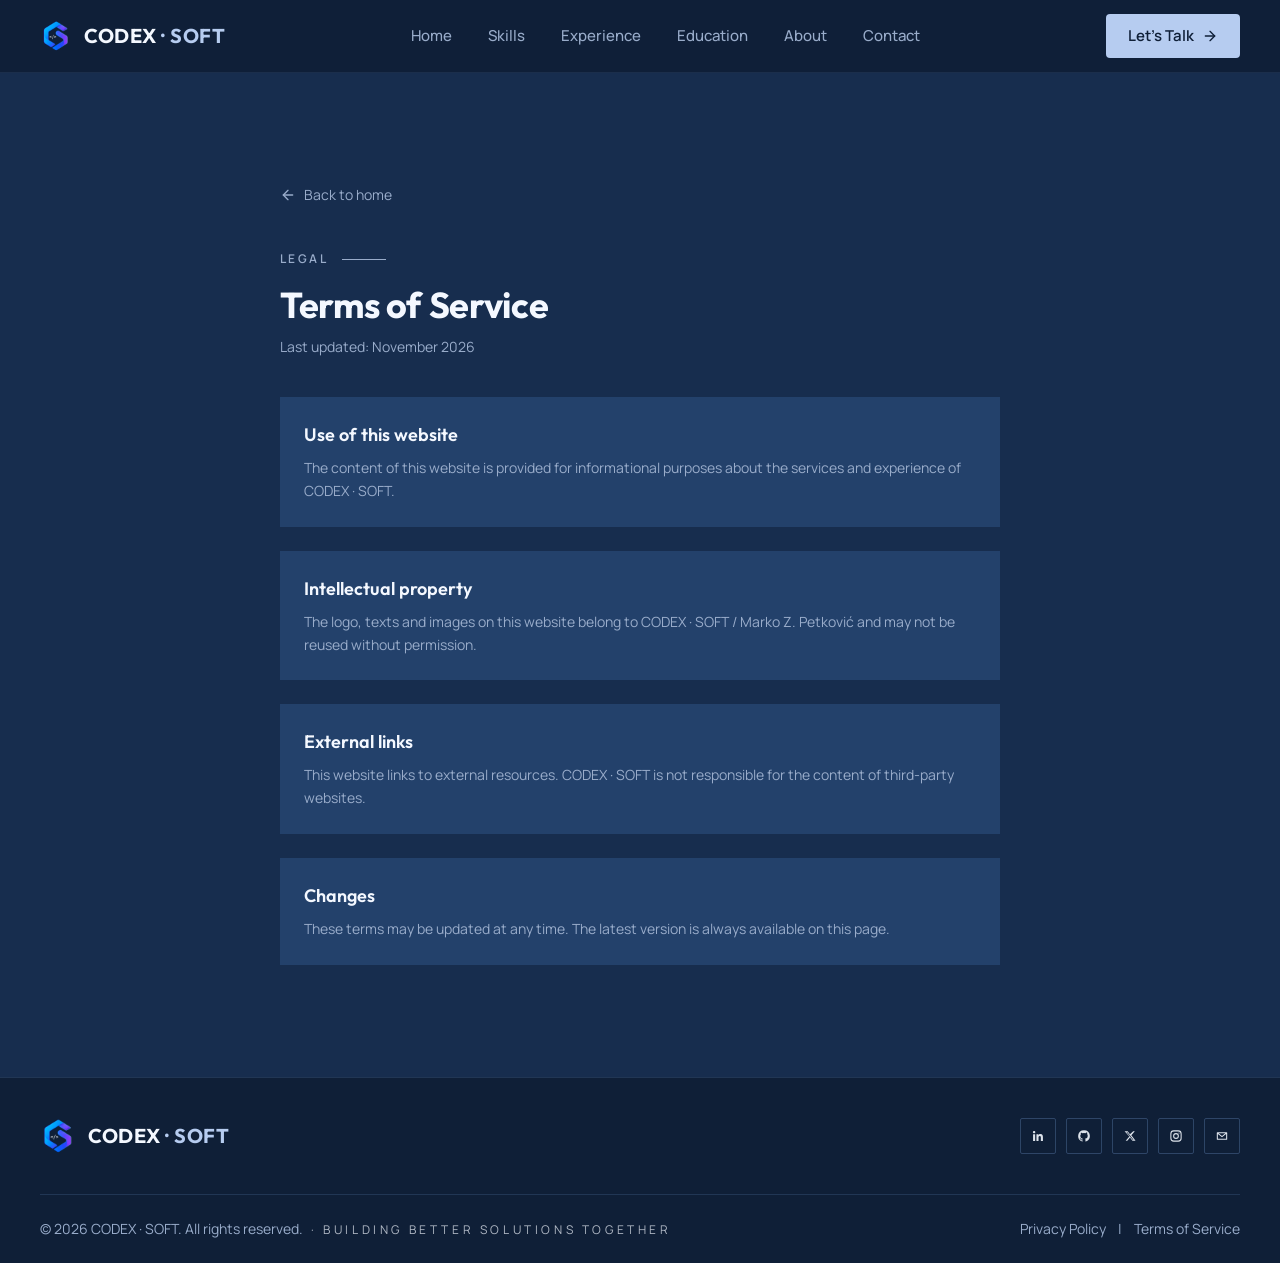
<file: static-site/terms.html>
<!doctype html>
<html lang="en">
<head>
<meta charset="utf-8" />
<meta name="viewport" content="width=device-width, initial-scale=1" />
<title>Terms of Service — CODEX · SOFT</title>
<meta name="description" content="Terms of Service for the CODEX · SOFT website of Marko Z. Petković." />
<meta name="author" content="Marko Z. Petković" />
<meta name="theme-color" content="#0f1f37" />
<link rel="icon" href="./favicon-DN_JdMwQ.ico" type="image/x-icon" />
<link rel="preconnect" href="https://fonts.googleapis.com" />
<link rel="preconnect" href="https://fonts.gstatic.com" crossorigin />
<link rel="stylesheet" href="https://fonts.googleapis.com/css2?family=Caveat:wght@700&amp;family=JetBrains+Mono:ital,wght@0,400;1,400&amp;family=Manrope:wght@400;500;600;700&amp;family=Outfit:wght@500;600;700&amp;display=swap" />
  <script type="module" crossorigin>function Pg(i,o){for(var s=0;s<o.length;s++){const c=o[s];if(typeof c!="string"&&!Array.isArray(c)){for(const d in c)if(d!=="default"&&!(d in i)){const m=Object.getOwnPropertyDescriptor(c,d);m&&Object.defineProperty(i,d,m.get?m:{enumerable:!0,get:()=>c[d]})}}}return Object.freeze(Object.defineProperty(i,Symbol.toStringTag,{value:"Module"}))}(function(){const o=document.createElement("link").relList;if(o&&o.supports&&o.supports("modulepreload"))return;for(const d of document.querySelectorAll('link[rel="modulepreload"]'))c(d);new MutationObserver(d=>{for(const m of d)if(m.type==="childList")for(const b of m.addedNodes)b.tagName==="LINK"&&b.rel==="modulepreload"&&c(b)}).observe(document,{childList:!0,subtree:!0});function s(d){const m={};return d.integrity&&(m.integrity=d.integrity),d.referrerPolicy&&(m.referrerPolicy=d.referrerPolicy),d.crossOrigin==="use-credentials"?m.credentials="include":d.crossOrigin==="anonymous"?m.credentials="omit":m.credentials="same-origin",m}function c(d){if(d.ep)return;d.ep=!0;const m=s(d);fetch(d.href,m)}})();function ov(i){return i&&i.__esModule&&Object.prototype.hasOwnProperty.call(i,"default")?i.default:i}var Po={exports:{}},Ja={};var Mm;function tp(){if(Mm)return Ja;Mm=1;var i=Symbol.for("react.transitional.element"),o=Symbol.for("react.fragment");function s(c,d,m){var b=null;if(m!==void 0&&(b=""+m),d.key!==void 0&&(b=""+d.key),"key"in d){m={};for(var y in d)y!=="key"&&(m[y]=d[y])}else m=d;return d=m.ref,{$$typeof:i,type:c,key:b,ref:d!==void 0?d:null,props:m}}return Ja.Fragment=o,Ja.jsx=s,Ja.jsxs=s,Ja}var Dm;function ep(){return Dm||(Dm=1,Po.exports=tp()),Po.exports}var C=ep();const lp={"/":"index.html","/privacy":"privacy.html","/terms":"terms.html"},rv=()=>typeof window<"u"?window.__PAGE__:"/";function ta({to:i,hash:o,children:s,...c}){const d=lp[i]??"index.html",m=o?rv()===i?`#${o}`:`${d}#${o}`:d;return C.jsx("a",{href:m,...c,children:s})}function np(i){const o={pathname:rv(),hash:typeof window<"u"?window.location.hash.slice(1):""};return i?.select?i.select(o):o}function ap(i){return o=>({options:o})}var tr={exports:{}},at={};var Rm;function up(){if(Rm)return at;Rm=1;var i=Symbol.for("react.transitional.element"),o=Symbol.for("react.portal"),s=Symbol.for("react.fragment"),c=Symbol.for("react.strict_mode"),d=Symbol.for("react.profiler"),m=Symbol.for("react.consumer"),b=Symbol.for("react.context"),y=Symbol.for("react.forward_ref"),x=Symbol.for("react.suspense"),v=Symbol.for("react.memo"),R=Symbol.for("react.lazy"),N=Symbol.for("react.activity"),B=Symbol.iterator;function V(p){return p===null||typeof p!="object"?null:(p=B&&p[B]||p["@@iterator"],typeof p=="function"?p:null)}var et={isMounted:function(){return!1},enqueueForceUpdate:function(){},enqueueReplaceState:function(){},enqueueSetState:function(){}},j=Object.assign,X={};function J(p,_,Y){this.props=p,this.context=_,this.refs=X,this.updater=Y||et}J.prototype.isReactComponent={},J.prototype.setState=function(p,_){if(typeof p!="object"&&typeof p!="function"&&p!=null)throw Error("takes an object of state variables to update or a function which returns an object of state variables.");this.updater.enqueueSetState(this,p,_,"setState")},J.prototype.forceUpdate=function(p){this.updater.enqueueForceUpdate(this,p,"forceUpdate")};function lt(){}lt.prototype=J.prototype;function nt(p,_,Y){this.props=p,this.context=_,this.refs=X,this.updater=Y||et}var ut=nt.prototype=new lt;ut.constructor=nt,j(ut,J.prototype),ut.isPureReactComponent=!0;var st=Array.isArray;function gt(){}var G={H:null,A:null,T:null,S:null},q=Object.prototype.hasOwnProperty;function Et(p,_,Y){var Z=Y.ref;return{$$typeof:i,type:p,key:_,ref:Z!==void 0?Z:null,props:Y}}function te(p,_){return Et(p.type,_,p.props)}function Xt(p){return typeof p=="object"&&p!==null&&p.$$typeof===i}function Ut(p){var _={"=":"=0",":":"=2"};return"$"+p.replace(/[=:]/g,function(Y){return _[Y]})}var Be=/\/+/g;function re(p,_){return typeof p=="object"&&p!==null&&p.key!=null?Ut(""+p.key):_.toString(36)}function Qt(p){switch(p.status){case"fulfilled":return p.value;case"rejected":throw p.reason;default:switch(typeof p.status=="string"?p.then(gt,gt):(p.status="pending",p.then(function(_){p.status==="pending"&&(p.status="fulfilled",p.value=_)},function(_){p.status==="pending"&&(p.status="rejected",p.reason=_)})),p.status){case"fulfilled":return p.value;case"rejected":throw p.reason}}throw p}function M(p,_,Y,Z,F){var I=typeof p;(I==="undefined"||I==="boolean")&&(p=null);var ht=!1;if(p===null)ht=!0;else switch(I){case"bigint":case"string":case"number":ht=!0;break;case"object":switch(p.$$typeof){case i:case o:ht=!0;break;case R:return ht=p._init,M(ht(p._payload),_,Y,Z,F)}}if(ht)return F=F(p),ht=Z===""?"."+re(p,0):Z,st(F)?(Y="",ht!=null&&(Y=ht.replace(Be,"$&/")+"/"),M(F,_,Y,"",function(fl){return fl})):F!=null&&(Xt(F)&&(F=te(F,Y+(F.key==null||p&&p.key===F.key?"":(""+F.key).replace(Be,"$&/")+"/")+ht)),_.push(F)),1;ht=0;var Zt=Z===""?".":Z+":";if(st(p))for(var ot=0;ot<p.length;ot++)Z=p[ot],I=Zt+re(Z,ot),ht+=M(Z,_,Y,I,F);else if(ot=V(p),typeof ot=="function")for(p=ot.call(p),ot=0;!(Z=p.next()).done;)Z=Z.value,I=Zt+re(Z,ot++),ht+=M(Z,_,Y,I,F);else if(I==="object"){if(typeof p.then=="function")return M(Qt(p),_,Y,Z,F);throw _=String(p),Error("Objects are not valid as a React child (found: "+(_==="[object Object]"?"object with keys {"+Object.keys(p).join(", ")+"}":_)+"). If you meant to render a collection of children, use an array instead.")}return ht}function H(p,_,Y){if(p==null)return p;var Z=[],F=0;return M(p,Z,"","",function(I){return _.call(Y,I,F++)}),Z}function P(p){if(p._status===-1){var _=p._result;_=_(),_.then(function(Y){(p._status===0||p._status===-1)&&(p._status=1,p._result=Y)},function(Y){(p._status===0||p._status===-1)&&(p._status=2,p._result=Y)}),p._status===-1&&(p._status=0,p._result=_)}if(p._status===1)return p._result.default;throw p._result}var pt=typeof reportError=="function"?reportError:function(p){if(typeof window=="object"&&typeof window.ErrorEvent=="function"){var _=new window.ErrorEvent("error",{bubbles:!0,cancelable:!0,message:typeof p=="object"&&p!==null&&typeof p.message=="string"?String(p.message):String(p),error:p});if(!window.dispatchEvent(_))return}else if(typeof process=="object"&&typeof process.emit=="function"){process.emit("uncaughtException",p);return}console.error(p)},L={map:H,forEach:function(p,_,Y){H(p,function(){_.apply(this,arguments)},Y)},count:function(p){var _=0;return H(p,function(){_++}),_},toArray:function(p){return H(p,function(_){return _})||[]},only:function(p){if(!Xt(p))throw Error("React.Children.only expected to receive a single React element child.");return p}};return at.Activity=N,at.Children=L,at.Component=J,at.Fragment=s,at.Profiler=d,at.PureComponent=nt,at.StrictMode=c,at.Suspense=x,at.__CLIENT_INTERNALS_DO_NOT_USE_OR_WARN_USERS_THEY_CANNOT_UPGRADE=G,at.__COMPILER_RUNTIME={__proto__:null,c:function(p){return G.H.useMemoCache(p)}},at.cache=function(p){return function(){return p.apply(null,arguments)}},at.cacheSignal=function(){return null},at.cloneElement=function(p,_,Y){if(p==null)throw Error("The argument must be a React element, but you passed "+p+".");var Z=j({},p.props),F=p.key;if(_!=null)for(I in _.key!==void 0&&(F=""+_.key),_)!q.call(_,I)||I==="key"||I==="__self"||I==="__source"||I==="ref"&&_.ref===void 0||(Z[I]=_[I]);var I=arguments.length-2;if(I===1)Z.children=Y;else if(1<I){for(var ht=Array(I),Zt=0;Zt<I;Zt++)ht[Zt]=arguments[Zt+2];Z.children=ht}return Et(p.type,F,Z)},at.createContext=function(p){return p={$$typeof:b,_currentValue:p,_currentValue2:p,_threadCount:0,Provider:null,Consumer:null},p.Provider=p,p.Consumer={$$typeof:m,_context:p},p},at.createElement=function(p,_,Y){var Z,F={},I=null;if(_!=null)for(Z in _.key!==void 0&&(I=""+_.key),_)q.call(_,Z)&&Z!=="key"&&Z!=="__self"&&Z!=="__source"&&(F[Z]=_[Z]);var ht=arguments.length-2;if(ht===1)F.children=Y;else if(1<ht){for(var Zt=Array(ht),ot=0;ot<ht;ot++)Zt[ot]=arguments[ot+2];F.children=Zt}if(p&&p.defaultProps)for(Z in ht=p.defaultProps,ht)F[Z]===void 0&&(F[Z]=ht[Z]);return Et(p,I,F)},at.createRef=function(){return{current:null}},at.forwardRef=function(p){return{$$typeof:y,render:p}},at.isValidElement=Xt,at.lazy=function(p){return{$$typeof:R,_payload:{_status:-1,_result:p},_init:P}},at.memo=function(p,_){return{$$typeof:v,type:p,compare:_===void 0?null:_}},at.startTransition=function(p){var _=G.T,Y={};G.T=Y;try{var Z=p(),F=G.S;F!==null&&F(Y,Z),typeof Z=="object"&&Z!==null&&typeof Z.then=="function"&&Z.then(gt,pt)}catch(I){pt(I)}finally{_!==null&&Y.types!==null&&(_.types=Y.types),G.T=_}},at.unstable_useCacheRefresh=function(){return G.H.useCacheRefresh()},at.use=function(p){return G.H.use(p)},at.useActionState=function(p,_,Y){return G.H.useActionState(p,_,Y)},at.useCallback=function(p,_){return G.H.useCallback(p,_)},at.useContext=function(p){return G.H.useContext(p)},at.useDebugValue=function(){},at.useDeferredValue=function(p,_){return G.H.useDeferredValue(p,_)},at.useEffect=function(p,_){return G.H.useEffect(p,_)},at.useEffectEvent=function(p){return G.H.useEffectEvent(p)},at.useId=function(){return G.H.useId()},at.useImperativeHandle=function(p,_,Y){return G.H.useImperativeHandle(p,_,Y)},at.useInsertionEffect=function(p,_){return G.H.useInsertionEffect(p,_)},at.useLayoutEffect=function(p,_){return G.H.useLayoutEffect(p,_)},at.useMemo=function(p,_){return G.H.useMemo(p,_)},at.useOptimistic=function(p,_){return G.H.useOptimistic(p,_)},at.useReducer=function(p,_,Y){return G.H.useReducer(p,_,Y)},at.useRef=function(p){return G.H.useRef(p)},at.useState=function(p){return G.H.useState(p)},at.useSyncExternalStore=function(p,_,Y){return G.H.useSyncExternalStore(p,_,Y)},at.useTransition=function(){return G.H.useTransition()},at.version="19.2.0",at}var Um;function pr(){return Um||(Um=1,tr.exports=up()),tr.exports}var E=pr();const ip=ov(E),br=Pg({__proto__:null,default:ip},[E]);const sv=(...i)=>i.filter((o,s,c)=>!!o&&o.trim()!==""&&c.indexOf(o)===s).join(" ").trim();const cp=i=>i.replace(/([a-z0-9])([A-Z])/g,"$1-$2").toLowerCase();const op=i=>i.replace(/^([A-Z])|[\s-_]+(\w)/g,(o,s,c)=>c?c.toUpperCase():s.toLowerCase());const wm=i=>{const o=op(i);return o.charAt(0).toUpperCase()+o.slice(1)};var rp={xmlns:"http://www.w3.org/2000/svg",width:24,height:24,viewBox:"0 0 24 24",fill:"none",stroke:"currentColor",strokeWidth:2,strokeLinecap:"round",strokeLinejoin:"round"};const sp=i=>{for(const o in i)if(o.startsWith("aria-")||o==="role"||o==="title")return!0;return!1};const fp=E.forwardRef(({color:i="currentColor",size:o=24,strokeWidth:s=2,absoluteStrokeWidth:c,className:d="",children:m,iconNode:b,...y},x)=>E.createElement("svg",{ref:x,...rp,width:o,height:o,stroke:i,strokeWidth:c?Number(s)*24/Number(o):s,className:sv("lucide",d),...!m&&!sp(y)&&{"aria-hidden":"true"},...y},[...b.map(([v,R])=>E.createElement(v,R)),...Array.isArray(m)?m:[m]]));const Ri=(i,o)=>{const s=E.forwardRef(({className:c,...d},m)=>E.createElement(fp,{ref:m,iconNode:o,className:sv(`lucide-${cp(wm(i))}`,`lucide-${i}`,c),...d}));return s.displayName=wm(i),s};const dp=[["path",{d:"m12 19-7-7 7-7",key:"1l729n"}],["path",{d:"M19 12H5",key:"x3x0zl"}]],mp=Ri("arrow-left",dp);const vp=[["path",{d:"M5 12h14",key:"1ays0h"}],["path",{d:"m12 5 7 7-7 7",key:"xquz4c"}]],fv=Ri("arrow-right",vp);const hp=[["path",{d:"M4 5h16",key:"1tepv9"}],["path",{d:"M4 12h16",key:"1lakjw"}],["path",{d:"M4 19h16",key:"1djgab"}]],yp=Ri("menu",hp);const gp=[["path",{d:"M18 6 6 18",key:"1bl5f8"}],["path",{d:"m6 6 12 12",key:"d8bk6v"}]],dv=Ri("x",gp);var pp=Object.defineProperty,Sr=(i,o)=>pp(i,"name",{value:o,configurable:!0});function vr(i,o){if(typeof i=="function")return i(o);i!=null&&(i.current=o)}Sr(vr,"setRef");function mv(...i){return o=>{let s=!1;const c=i.map(d=>{const m=vr(d,o);return!s&&typeof m=="function"&&(s=!0),m});if(s)return()=>{for(let d=0;d<c.length;d++){const m=c[d];typeof m=="function"?m():vr(i[d],null)}}}}Sr(mv,"composeRefs");function vv(...i){return E.useCallback(mv(...i),i)}Sr(vv,"useComposedRefs");var bp=Object.defineProperty,Se=(i,o)=>bp(i,"name",{value:o,configurable:!0});function hv(i){const o=E.forwardRef((s,c)=>{let{children:d,...m}=s,b=null,y=!1;const x=[];d=Ev(d),E.Children.forEach(d,B=>{if(bv(B)){y=!0;const V=B;let et="child"in V.props?V.props.child:V.props.children;for(;Er(et)&&typeof Ci=="function";)et=Ci(et._payload);b=xp(V,et),x.push(b?.props?.children)}else x.push(B)}),b?b=E.cloneElement(b,void 0,x):!y&&E.Children.count(d)===1&&E.isValidElement(d)&&(b=d);const v=b?pv(b):void 0,R=vv(c,v);if(!b){if(d||d===0)throw new Error(y?zp(i):Tp(i));return d}const N=gv(m,b.props??{});return b.type!==E.Fragment&&(N.ref=c?R:v),E.cloneElement(b,N)});return o.displayName=`${i}.Slot`,o}Se(hv,"createSlot");var Sp=hv("Slot"),yv=Symbol.for("radix.slottable");function Ep(i){const o=Se(s=>"child"in s?s.children(s.child):s.children,"Slottable");return o.displayName=`${i}.Slottable`,o.__radixId=yv,o}Se(Ep,"createSlottable");var xp=Se((i,o)=>"child"in i.props?E.isValidElement(o)?E.cloneElement(o,void 0,i.props.children(o.props.children)):null:E.isValidElement(o)?o:null,"getSlottableElementFromSlottable");function gv(i,o){const s={...o};for(const c in o){const d=i[c],m=o[c];/^on[A-Z]/.test(c)?d&&m?s[c]=(...y)=>{const x=m(...y);return d(...y),x}:d&&(s[c]=d):c==="style"?s[c]={...d,...m}:c==="className"?s[c]=[d,m].filter(Boolean).join(" "):c==="aria-describedby"&&(s[c]=xv(m,d))}return{...i,...s}}Se(gv,"mergeProps");function pv(i){let o=Object.getOwnPropertyDescriptor(i.props,"ref")?.get,s=o&&"isReactWarning"in o&&o.isReactWarning;return s?i.ref:(o=Object.getOwnPropertyDescriptor(i,"ref")?.get,s=o&&"isReactWarning"in o&&o.isReactWarning,s?i.props.ref:i.props.ref||i.ref)}Se(pv,"getElementRef");function bv(i){return E.isValidElement(i)&&typeof i.type=="function"&&"__radixId"in i.type&&i.type.__radixId===yv}Se(bv,"isSlottable");var Ap=Symbol.for("react.lazy");function Er(i){return i!=null&&typeof i=="object"&&"$$typeof"in i&&i.$$typeof===Ap&&"_payload"in i&&Sv(i._payload)}Se(Er,"isLazyComponent");function Sv(i){return typeof i=="object"&&i!==null&&"then"in i}Se(Sv,"isPromiseLike");function Ev(i){let o=i;for(;Er(o)&&typeof Ci=="function";)o=Ci(o._payload);return o}Se(Ev,"useUnwrappedLazy");function xv(...i){const o=new Set;for(const s of i)if(typeof s=="string")for(const c of String(s).trim().split(/\s+/))c&&o.add(c);return o.size>0?Array.from(o).join(" "):void 0}Se(xv,"concatAriaDescribedby");var Tp=Se(i=>`${i} failed to slot onto its children. Expected a single React element child or \`Slottable\`.`,"createSlotError"),zp=Se(i=>`${i} failed to slot onto its \`Slottable\`. Expected \`Slottable\` to receive a single React element child.`,"createSlottableError"),Ci=br[" use ".trim().toString()];function Av(i){var o,s,c="";if(typeof i=="string"||typeof i=="number")c+=i;else if(typeof i=="object")if(Array.isArray(i)){var d=i.length;for(o=0;o<d;o++)i[o]&&(s=Av(i[o]))&&(c&&(c+=" "),c+=s)}else for(s in i)i[s]&&(c&&(c+=" "),c+=s);return c}function Tv(){for(var i,o,s=0,c="",d=arguments.length;s<d;s++)(i=arguments[s])&&(o=Av(i))&&(c&&(c+=" "),c+=o);return c}const _m=i=>typeof i=="boolean"?`${i}`:i===0?"0":i,jm=Tv,Op=(i,o)=>s=>{var c;if(o?.variants==null)return jm(i,s?.class,s?.className);const{variants:d,defaultVariants:m}=o,b=Object.keys(d).map(v=>{const R=s?.[v],N=m?.[v];if(R===null)return null;const B=_m(R)||_m(N);return d[v][B]}),y=s&&Object.entries(s).reduce((v,R)=>{let[N,B]=R;return B===void 0||(v[N]=B),v},{}),x=o==null||(c=o.compoundVariants)===null||c===void 0?void 0:c.reduce((v,R)=>{let{class:N,className:B,...V}=R;return Object.entries(V).every(et=>{let[j,X]=et;return Array.isArray(X)?X.includes({...m,...y}[j]):{...m,...y}[j]===X})?[...v,N,B]:v},[]);return jm(i,b,x,s?.class,s?.className)},Cp=(i,o)=>{const s=new Array(i.length+o.length);for(let c=0;c<i.length;c++)s[c]=i[c];for(let c=0;c<o.length;c++)s[i.length+c]=o[c];return s},Np=(i,o)=>({classGroupId:i,validator:o}),zv=(i=new Map,o=null,s)=>({nextPart:i,validators:o,classGroupId:s}),Ni="-",Bm=[],Mp="arbitrary..",Dp=i=>{const o=Up(i),{conflictingClassGroups:s,conflictingClassGroupModifiers:c}=i;return{getClassGroupId:b=>{if(b.startsWith("[")&&b.endsWith("]"))return Rp(b);const y=b.split(Ni),x=y[0]===""&&y.length>1?1:0;return Ov(y,x,o)},getConflictingClassGroupIds:(b,y)=>{if(y){const x=c[b],v=s[b];return x?v?Cp(v,x):x:v||Bm}return s[b]||Bm}}},Ov=(i,o,s)=>{if(i.length-o===0)return s.classGroupId;const d=i[o],m=s.nextPart.get(d);if(m){const v=Ov(i,o+1,m);if(v)return v}const b=s.validators;if(b===null)return;const y=o===0?i.join(Ni):i.slice(o).join(Ni),x=b.length;for(let v=0;v<x;v++){const R=b[v];if(R.validator(y))return R.classGroupId}},Rp=i=>i.slice(1,-1).indexOf(":")===-1?void 0:(()=>{const o=i.slice(1,-1),s=o.indexOf(":"),c=o.slice(0,s);return c?Mp+c:void 0})(),Up=i=>{const{theme:o,classGroups:s}=i;return wp(s,o)},wp=(i,o)=>{const s=zv();for(const c in i){const d=i[c];xr(d,s,c,o)}return s},xr=(i,o,s,c)=>{const d=i.length;for(let m=0;m<d;m++){const b=i[m];_p(b,o,s,c)}},_p=(i,o,s,c)=>{if(typeof i=="string"){jp(i,o,s);return}if(typeof i=="function"){Bp(i,o,s,c);return}Hp(i,o,s,c)},jp=(i,o,s)=>{const c=i===""?o:Cv(o,i);c.classGroupId=s},Bp=(i,o,s,c)=>{if(qp(i)){xr(i(c),o,s,c);return}o.validators===null&&(o.validators=[]),o.validators.push(Np(s,i))},Hp=(i,o,s,c)=>{const d=Object.entries(i),m=d.length;for(let b=0;b<m;b++){const[y,x]=d[b];xr(x,Cv(o,y),s,c)}},Cv=(i,o)=>{let s=i;const c=o.split(Ni),d=c.length;for(let m=0;m<d;m++){const b=c[m];let y=s.nextPart.get(b);y||(y=zv(),s.nextPart.set(b,y)),s=y}return s},qp=i=>"isThemeGetter"in i&&i.isThemeGetter===!0,Lp=i=>{if(i<1)return{get:()=>{},set:()=>{}};let o=0,s=Object.create(null),c=Object.create(null);const d=(m,b)=>{s[m]=b,o++,o>i&&(o=0,c=s,s=Object.create(null))};return{get(m){let b=s[m];if(b!==void 0)return b;if((b=c[m])!==void 0)return d(m,b),b},set(m,b){m in s?s[m]=b:d(m,b)}}},Fa="!",Hm=":",Yp=[],qm=(i,o,s,c,d)=>({modifiers:i,hasImportantModifier:o,baseClassName:s,maybePostfixModifierPosition:c,isExternal:d}),Gp=i=>{const{prefix:o,experimentalParseClassName:s}=i;let c=d=>{const m=[];let b=0,y=0,x=0,v;const R=d.length;for(let X=0;X<R;X++){const J=d[X];if(b===0&&y===0){if(J===Hm){m.push(d.slice(x,X)),x=X+1;continue}if(J==="/"){v=X;continue}}if(J==="[")b++;else if(J==="]")b--;else if(J==="(")y++;else if(J===")")y--;else if(J==="\\")X++;else if(J==='"'||J==="'")for(;++X<R;){const lt=d[X];if(lt==="\\")X++;else if(lt===J)break}}const N=m.length===0?d:d.slice(x);let B=N,V=!1;N.endsWith(Fa)?(B=N.slice(0,-1),V=!0):N.startsWith(Fa)&&(B=N.slice(1),V=!0);const et=V&&N.startsWith(Fa)?Fa.length:0,j=v&&v>x?v-x-et:void 0;return qm(m,V,B,j)};if(o){const d=o+Hm,m=c;c=b=>b.startsWith(d)?m(b.slice(d.length)):qm(Yp,!1,b,void 0,!0)}if(s){const d=c;c=m=>s({className:m,parseClassName:d})}return c},Vp=i=>{const o=new Map;return i.orderSensitiveModifiers.forEach((s,c)=>{o.set(s,1e6+c)}),s=>{const c=[];let d=[];for(let m=0;m<s.length;m++){const b=s[m],y=b[0]==="[",x=o.has(b);y||x?(d.length>0&&(d.sort(),c.push(...d),d=[]),c.push(b)):d.push(b)}return d.length>0&&(d.sort(),c.push(...d)),c}},Xp=i=>({cache:Lp(i.cacheSize),parseClassName:Gp(i),sortModifiers:Vp(i),postfixLookupClassGroupIds:Qp(i),...Dp(i)}),Qp=i=>{const o=Object.create(null),s=i.postfixLookupClassGroups;if(s)for(let c=0;c<s.length;c++)o[s[c]]=!0;return o},Zp=/\s+/,Kp=(i,o)=>{const{parseClassName:s,getClassGroupId:c,getConflictingClassGroupIds:d,sortModifiers:m,postfixLookupClassGroupIds:b}=o,y=[],x=i.trim().split(Zp);let v="";for(let R=x.length-1;R>=0;R-=1){const N=x[R],{isExternal:B,modifiers:V,hasImportantModifier:et,baseClassName:j,maybePostfixModifierPosition:X}=s(N);if(B){v=N+(v.length>0?" "+v:v);continue}let J=!!X,lt;if(J){const G=j.substring(0,X);lt=c(G);const q=lt&&b[lt]?c(j):void 0;q&&q!==lt&&(lt=q,J=!1)}else lt=c(j);if(!lt){if(!J){v=N+(v.length>0?" "+v:v);continue}if(lt=c(j),!lt){v=N+(v.length>0?" "+v:v);continue}J=!1}const nt=V.length===0?"":V.length===1?V[0]:m(V).join(":"),ut=et?nt+Fa:nt,st=ut+lt;if(y.indexOf(st)>-1)continue;y.push(st);const gt=d(lt,J);for(let G=0;G<gt.length;++G){const q=gt[G];y.push(ut+q)}v=N+(v.length>0?" "+v:v)}return v},kp=(...i)=>{let o=0,s,c,d="";for(;o<i.length;)(s=i[o++])&&(c=Nv(s))&&(d&&(d+=" "),d+=c);return d},Nv=i=>{if(typeof i=="string")return i;let o,s="";for(let c=0;c<i.length;c++)i[c]&&(o=Nv(i[c]))&&(s&&(s+=" "),s+=o);return s},Jp=(i,...o)=>{let s,c,d,m;const b=x=>{const v=o.reduce((R,N)=>N(R),i());return s=Xp(v),c=s.cache.get,d=s.cache.set,m=y,y(x)},y=x=>{const v=c(x);if(v)return v;const R=Kp(x,s);return d(x,R),R};return m=b,(...x)=>m(kp(...x))},Wp=[],Vt=i=>{const o=s=>s[i]||Wp;return o.isThemeGetter=!0,o.themeKey=i,o},Mv=/^\[(?:(\w[\w-]*):)?(.+)\]$/i,Dv=/^\((?:(\w[\w-]*):)?(.+)\)$/i,Fp=/^\d+(?:\.\d+)?\/\d+(?:\.\d+)?$/,$p=/^(\d+(\.\d+)?)?(xs|sm|md|lg|xl)$/,Ip=/\d+(%|px|r?em|[sdl]?v([hwib]|min|max)|pt|pc|in|cm|mm|Q|cap|ch|ex|r?lh|cq(w|h|i|b|min|max))|\b(calc|min|max|clamp)\(.+\)|^--spacing\(.+\)|^0$/,Rv=/^(rgba?|hsla?|hwb|(ok)?(lab|lch)|color-mix|color|light-dark|contrast-color|device-cmyk|--alpha)\(.+\)$/i,Pp=/^(?:_*[+-]?(?:\d|\.\d)|[\w-]+\(|_*(?:inherit|initial|revert(?:-layer)?|unset)_*$)/i,tb=/^(inset_)?-?((\d+)?\.?(\d+)[a-z]+|0)_-?((\d+)?\.?(\d+)[a-z]+|0)/,eb=/^(url|image|image-set|cross-fade|element|(repeating-)?(linear|radial|conic)-gradient)\(.+\)$/,ql=i=>Fp.test(i),rt=i=>!!i&&!Number.isNaN(Number(i)),Ge=i=>!!i&&Number.isInteger(Number(i)),er=i=>i.endsWith("%")&&rt(i.slice(0,-1)),ol=i=>$p.test(i),Uv=()=>!0,lb=i=>Ip.test(i)&&!Rv.test(i),nb=i=>Pp.test(i)&&!Rv.test(i),Ar=()=>!1,ab=i=>tb.test(i),ub=i=>eb.test(i),ib=i=>!Q(i)&&!K(i),cb=i=>i.startsWith("@container")&&(i[10]==="/"&&i[11]!==void 0||i[11]==="s"&&i[16]!==void 0&&i.startsWith("-size/",10)||i[11]==="n"&&i[18]!==void 0&&i.startsWith("-normal/",10)),ob=i=>rl(i,jv,Ar),Q=i=>Mv.test(i),on=i=>rl(i,Bv,lb),rb=i=>rl(i,Hv,nb),sb=i=>rl(i,Sb,rt),fb=i=>rl(i,Lv,Uv),db=i=>rl(i,qv,Ar),mb=i=>rl(i,wv,Ar),vb=i=>rl(i,_v,ub),yi=i=>rl(i,Yv,ab),K=i=>Dv.test(i),Fn=i=>Vl(i,Bv),hb=i=>Vl(i,Hv,!0),yb=i=>Vl(i,qv),Lm=i=>Vl(i,wv),gb=i=>Vl(i,jv),pb=i=>Vl(i,_v),gi=i=>Vl(i,Yv,!0),bb=i=>Vl(i,Lv,!0),rl=(i,o,s)=>{const c=Mv.exec(i);return c?c[1]?o(c[1]):s(c[2]):!1},Vl=(i,o,s=!1)=>{const c=Dv.exec(i);return c?c[1]?o(c[1]):s:!1},wv=i=>i==="position"||i==="percentage",_v=i=>i==="image"||i==="url",jv=i=>i==="length"||i==="size"||i==="bg-size",Bv=i=>i==="length",Hv=i=>i!=="color",Sb=i=>i==="number",qv=i=>i==="family-name",Lv=i=>i==="number"||i==="weight",Yv=i=>i==="shadow",Eb=()=>{const i=Vt("color"),o=Vt("font"),s=Vt("text"),c=Vt("font-weight"),d=Vt("tracking"),m=Vt("leading"),b=Vt("breakpoint"),y=Vt("container"),x=Vt("spacing"),v=Vt("radius"),R=Vt("shadow"),N=Vt("inset-shadow"),B=Vt("text-shadow"),V=Vt("drop-shadow"),et=Vt("blur"),j=Vt("perspective"),X=Vt("aspect"),J=Vt("ease"),lt=Vt("animate"),nt=()=>["auto","avoid","all","avoid-page","page","left","right","column"],ut=()=>["center","top","bottom","left","right","top-left","left-top","top-right","right-top","bottom-right","right-bottom","bottom-left","left-bottom"],st=()=>[...ut(),K,Q],gt=()=>["auto","hidden","clip","visible","scroll"],G=()=>["auto","contain","none"],q=()=>[K,Q,x],Et=()=>[ql,"full","auto",...q()],te=()=>[Ge,"none","subgrid",K,Q],Xt=()=>["auto",{span:["full",Ge,K,Q]},Ge,K,Q],Ut=()=>[Ge,"auto",K,Q],Be=()=>["auto","min","max","fr",K,Q],re=()=>["start","end","center","between","around","evenly","stretch","baseline","center-safe","end-safe"],Qt=()=>["start","end","center","stretch","center-safe","end-safe"],M=()=>["auto",...q()],H=()=>[ql,"auto","full","dvw","dvh","lvw","lvh","svw","svh","min","max","fit",...q()],P=()=>[y,ql,"screen","full","dvw","lvw","svw","min","max","fit",...q()],pt=()=>[ql,"screen","full","lh","dvh","lvh","svh","min","max","fit",...q()],L=()=>[i,K,Q],p=()=>[...ut(),Lm,mb,{position:[K,Q]}],_=()=>["no-repeat",{repeat:["","x","y","space","round"]}],Y=()=>["auto","cover","contain",gb,ob,{size:[K,Q]}],Z=()=>[er,Fn,on],F=()=>["","none","full",v,K,Q],I=()=>["",rt,Fn,on],ht=()=>["solid","dashed","dotted","double"],Zt=()=>["normal","multiply","screen","overlay","darken","lighten","color-dodge","color-burn","hard-light","soft-light","difference","exclusion","hue","saturation","color","luminosity"],ot=()=>[rt,er,hb,rb],fl=()=>["","none",et,K,Q],Xe=()=>["none",rt,K,Q],dl=()=>["none",rt,K,Q],fn=()=>[rt,K,Q],Ee=()=>[ql,"full",...q()];return{cacheSize:500,theme:{animate:["spin","ping","pulse","bounce"],aspect:["video"],blur:[ol],breakpoint:[ol],color:[Uv],container:[ol],"drop-shadow":[ol],ease:["in","out","in-out"],font:[ib],"font-weight":["thin","extralight","light","normal","medium","semibold","bold","extrabold","black"],"inset-shadow":[ol],leading:["none","tight","snug","normal","relaxed","loose"],perspective:["dramatic","near","normal","midrange","distant","none"],radius:[ol],shadow:[ol],spacing:["px",rt],text:[ol],"text-shadow":[ol],tracking:["tighter","tight","normal","wide","wider","widest"]},classGroups:{aspect:[{aspect:["auto","square",ql,Q,K,X]}],container:["container"],"container-type":[{"@container":["","normal","size",K,Q]}],"container-named":[cb],columns:[{columns:[rt,"auto",Q,K,y]}],"break-after":[{"break-after":nt()}],"break-before":[{"break-before":nt()}],"break-inside":[{"break-inside":["auto","avoid","avoid-page","avoid-column"]}],"box-decoration":[{"box-decoration":["slice","clone"]}],box:[{box:["border","content"]}],display:["block","inline-block","inline","flex","inline-flex","table","inline-table","table-caption","table-cell","table-column","table-column-group","table-footer-group","table-header-group","table-row-group","table-row","flow-root","grid","inline-grid","contents","list-item","hidden"],sr:["sr-only"],"not-sr":["not-sr-only"],float:[{float:["right","left","none","start","end"]}],clear:[{clear:["left","right","both","none","start","end"]}],isolation:["isolate","isolation-auto"],"object-fit":[{object:["contain","cover","fill","none","scale-down"]}],"object-position":[{object:st()}],overflow:[{overflow:gt()}],"overflow-x":[{"overflow-x":gt()}],"overflow-y":[{"overflow-y":gt()}],overscroll:[{overscroll:G()}],"overscroll-x":[{"overscroll-x":G()}],"overscroll-y":[{"overscroll-y":G()}],position:["static","fixed","absolute","relative","sticky"],inset:[{inset:Et()}],"inset-x":[{"inset-x":Et()}],"inset-y":[{"inset-y":Et()}],start:[{"inset-s":Et(),start:Et()}],end:[{"inset-e":Et(),end:Et()}],"inset-bs":[{"inset-bs":Et()}],"inset-be":[{"inset-be":Et()}],top:[{top:Et()}],right:[{right:Et()}],bottom:[{bottom:Et()}],left:[{left:Et()}],visibility:["visible","invisible","collapse"],z:[{z:[Ge,"auto",K,Q]}],basis:[{basis:[ql,"full","auto",y,...q()]}],"flex-direction":[{flex:["row","row-reverse","col","col-reverse"]}],"flex-wrap":[{flex:["nowrap","wrap","wrap-reverse"]}],flex:[{flex:[rt,ql,"auto","initial","none",K,Q]}],grow:[{grow:["",rt,K,Q]}],shrink:[{shrink:["",rt,K,Q]}],order:[{order:[Ge,"first","last","none",K,Q]}],"grid-cols":[{"grid-cols":te()}],"col-start-end":[{col:Xt()}],"col-start":[{"col-start":Ut()}],"col-end":[{"col-end":Ut()}],"grid-rows":[{"grid-rows":te()}],"row-start-end":[{row:Xt()}],"row-start":[{"row-start":Ut()}],"row-end":[{"row-end":Ut()}],"grid-flow":[{"grid-flow":["row","col","dense","row-dense","col-dense"]}],"auto-cols":[{"auto-cols":Be()}],"auto-rows":[{"auto-rows":Be()}],gap:[{gap:q()}],"gap-x":[{"gap-x":q()}],"gap-y":[{"gap-y":q()}],"justify-content":[{justify:[...re(),"normal"]}],"justify-items":[{"justify-items":[...Qt(),"normal"]}],"justify-self":[{"justify-self":["auto",...Qt()]}],"align-content":[{content:["normal",...re()]}],"align-items":[{items:[...Qt(),{baseline:["","last"]}]}],"align-self":[{self:["auto",...Qt(),{baseline:["","last"]}]}],"place-content":[{"place-content":re()}],"place-items":[{"place-items":[...Qt(),"baseline"]}],"place-self":[{"place-self":["auto",...Qt()]}],p:[{p:q()}],px:[{px:q()}],py:[{py:q()}],ps:[{ps:q()}],pe:[{pe:q()}],pbs:[{pbs:q()}],pbe:[{pbe:q()}],pt:[{pt:q()}],pr:[{pr:q()}],pb:[{pb:q()}],pl:[{pl:q()}],m:[{m:M()}],mx:[{mx:M()}],my:[{my:M()}],ms:[{ms:M()}],me:[{me:M()}],mbs:[{mbs:M()}],mbe:[{mbe:M()}],mt:[{mt:M()}],mr:[{mr:M()}],mb:[{mb:M()}],ml:[{ml:M()}],"space-x":[{"space-x":q()}],"space-x-reverse":["space-x-reverse"],"space-y":[{"space-y":q()}],"space-y-reverse":["space-y-reverse"],size:[{size:H()}],"inline-size":[{inline:["auto",...P()]}],"min-inline-size":[{"min-inline":["auto",...P()]}],"max-inline-size":[{"max-inline":["none",...P()]}],"block-size":[{block:["auto",...pt()]}],"min-block-size":[{"min-block":["auto",...pt()]}],"max-block-size":[{"max-block":["none",...pt()]}],w:[{w:[y,"screen",...H()]}],"min-w":[{"min-w":[y,"screen","none",...H()]}],"max-w":[{"max-w":[y,"screen","none","prose",{screen:[b]},...H()]}],h:[{h:["screen","lh",...H()]}],"min-h":[{"min-h":["screen","lh","none",...H()]}],"max-h":[{"max-h":["screen","lh","none",...H()]}],"font-size":[{text:["base",s,Fn,on]}],"font-smoothing":["antialiased","subpixel-antialiased"],"font-style":["italic","not-italic"],"font-weight":[{font:[c,bb,fb]}],"font-stretch":[{"font-stretch":["ultra-condensed","extra-condensed","condensed","semi-condensed","normal","semi-expanded","expanded","extra-expanded","ultra-expanded",er,Q]}],"font-family":[{font:[yb,db,o]}],"font-features":[{"font-features":[Q]}],"fvn-normal":["normal-nums"],"fvn-ordinal":["ordinal"],"fvn-slashed-zero":["slashed-zero"],"fvn-figure":["lining-nums","oldstyle-nums"],"fvn-spacing":["proportional-nums","tabular-nums"],"fvn-fraction":["diagonal-fractions","stacked-fractions"],tracking:[{tracking:[d,K,Q]}],"line-clamp":[{"line-clamp":[rt,"none",K,Q]}],leading:[{leading:["none",m,...q()]}],"list-image":[{"list-image":["none",K,Q]}],"list-style-position":[{list:["inside","outside"]}],"list-style-type":[{list:["disc","decimal","none",K,Q]}],"text-alignment":[{text:["left","center","right","justify","start","end"]}],"placeholder-color":[{placeholder:L()}],"text-color":[{text:L()}],"text-decoration":["underline","overline","line-through","no-underline"],"text-decoration-style":[{decoration:[...ht(),"wavy"]}],"text-decoration-thickness":[{decoration:[rt,"from-font","auto",Fn,Lm,on]}],"text-decoration-color":[{decoration:L()}],"underline-offset":[{"underline-offset":[rt,"auto",K,Q]}],"text-transform":["uppercase","lowercase","capitalize","normal-case"],"text-overflow":["truncate","text-ellipsis","text-clip"],"text-wrap":[{text:["wrap","nowrap","balance","pretty"]}],indent:[{indent:q()}],"tab-size":[{tab:[Ge,K,Q]}],"vertical-align":[{align:["baseline","top","middle","bottom","text-top","text-bottom","sub","super",K,Q]}],whitespace:[{whitespace:["normal","nowrap","pre","pre-line","pre-wrap","break-spaces"]}],break:[{break:["normal","words","all","keep"]}],wrap:[{wrap:["break-word","anywhere","normal"]}],hyphens:[{hyphens:["none","manual","auto"]}],content:[{content:["none",K,Q]}],"bg-attachment":[{bg:["fixed","local","scroll"]}],"bg-clip":[{"bg-clip":["border","padding","content","text"]}],"bg-origin":[{"bg-origin":["border","padding","content"]}],"bg-position":[{bg:p()}],"bg-repeat":[{bg:_()}],"bg-size":[{bg:Y()}],"bg-image":[{bg:["none",{linear:[{to:["t","tr","r","br","b","bl","l","tl"]},Ge,K,Q],radial:["",K,Q],conic:["",Ge,K,Q]},pb,vb]}],"bg-color":[{bg:L()}],"gradient-from-pos":[{from:Z()}],"gradient-via-pos":[{via:Z()}],"gradient-to-pos":[{to:Z()}],"gradient-from":[{from:L()}],"gradient-via":[{via:L()}],"gradient-to":[{to:L()}],rounded:[{rounded:F()}],"rounded-s":[{"rounded-s":F()}],"rounded-e":[{"rounded-e":F()}],"rounded-t":[{"rounded-t":F()}],"rounded-r":[{"rounded-r":F()}],"rounded-b":[{"rounded-b":F()}],"rounded-l":[{"rounded-l":F()}],"rounded-ss":[{"rounded-ss":F()}],"rounded-se":[{"rounded-se":F()}],"rounded-ee":[{"rounded-ee":F()}],"rounded-es":[{"rounded-es":F()}],"rounded-tl":[{"rounded-tl":F()}],"rounded-tr":[{"rounded-tr":F()}],"rounded-br":[{"rounded-br":F()}],"rounded-bl":[{"rounded-bl":F()}],"border-w":[{border:I()}],"border-w-x":[{"border-x":I()}],"border-w-y":[{"border-y":I()}],"border-w-s":[{"border-s":I()}],"border-w-e":[{"border-e":I()}],"border-w-bs":[{"border-bs":I()}],"border-w-be":[{"border-be":I()}],"border-w-t":[{"border-t":I()}],"border-w-r":[{"border-r":I()}],"border-w-b":[{"border-b":I()}],"border-w-l":[{"border-l":I()}],"divide-x":[{"divide-x":I()}],"divide-x-reverse":["divide-x-reverse"],"divide-y":[{"divide-y":I()}],"divide-y-reverse":["divide-y-reverse"],"border-style":[{border:[...ht(),"hidden","none"]}],"divide-style":[{divide:[...ht(),"hidden","none"]}],"border-color":[{border:L()}],"border-color-x":[{"border-x":L()}],"border-color-y":[{"border-y":L()}],"border-color-s":[{"border-s":L()}],"border-color-e":[{"border-e":L()}],"border-color-bs":[{"border-bs":L()}],"border-color-be":[{"border-be":L()}],"border-color-t":[{"border-t":L()}],"border-color-r":[{"border-r":L()}],"border-color-b":[{"border-b":L()}],"border-color-l":[{"border-l":L()}],"divide-color":[{divide:L()}],"outline-style":[{outline:[...ht(),"none","hidden"]}],"outline-offset":[{"outline-offset":[rt,K,Q]}],"outline-w":[{outline:["",rt,Fn,on]}],"outline-color":[{outline:L()}],shadow:[{shadow:["","inner","none",R,gi,yi]}],"shadow-color":[{shadow:L()}],"inset-shadow":[{"inset-shadow":["none",N,gi,yi]}],"inset-shadow-color":[{"inset-shadow":L()}],"ring-w":[{ring:I()}],"ring-w-inset":["ring-inset"],"ring-color":[{ring:L()}],"ring-offset-w":[{"ring-offset":[rt,on]}],"ring-offset-color":[{"ring-offset":L()}],"inset-ring-w":[{"inset-ring":I()}],"inset-ring-color":[{"inset-ring":L()}],"text-shadow":[{"text-shadow":["none",B,gi,yi]}],"text-shadow-color":[{"text-shadow":L()}],opacity:[{opacity:[rt,K,Q]}],"mix-blend":[{"mix-blend":[...Zt(),"plus-darker","plus-lighter"]}],"bg-blend":[{"bg-blend":Zt()}],"mask-clip":[{"mask-clip":["border","padding","content","fill","stroke","view"]},"mask-no-clip"],"mask-composite":[{mask:["add","subtract","intersect","exclude"]}],"mask-image-linear-pos":[{"mask-linear":[rt]}],"mask-image-linear-from-pos":[{"mask-linear-from":ot()}],"mask-image-linear-to-pos":[{"mask-linear-to":ot()}],"mask-image-linear-from-color":[{"mask-linear-from":L()}],"mask-image-linear-to-color":[{"mask-linear-to":L()}],"mask-image-t-from-pos":[{"mask-t-from":ot()}],"mask-image-t-to-pos":[{"mask-t-to":ot()}],"mask-image-t-from-color":[{"mask-t-from":L()}],"mask-image-t-to-color":[{"mask-t-to":L()}],"mask-image-r-from-pos":[{"mask-r-from":ot()}],"mask-image-r-to-pos":[{"mask-r-to":ot()}],"mask-image-r-from-color":[{"mask-r-from":L()}],"mask-image-r-to-color":[{"mask-r-to":L()}],"mask-image-b-from-pos":[{"mask-b-from":ot()}],"mask-image-b-to-pos":[{"mask-b-to":ot()}],"mask-image-b-from-color":[{"mask-b-from":L()}],"mask-image-b-to-color":[{"mask-b-to":L()}],"mask-image-l-from-pos":[{"mask-l-from":ot()}],"mask-image-l-to-pos":[{"mask-l-to":ot()}],"mask-image-l-from-color":[{"mask-l-from":L()}],"mask-image-l-to-color":[{"mask-l-to":L()}],"mask-image-x-from-pos":[{"mask-x-from":ot()}],"mask-image-x-to-pos":[{"mask-x-to":ot()}],"mask-image-x-from-color":[{"mask-x-from":L()}],"mask-image-x-to-color":[{"mask-x-to":L()}],"mask-image-y-from-pos":[{"mask-y-from":ot()}],"mask-image-y-to-pos":[{"mask-y-to":ot()}],"mask-image-y-from-color":[{"mask-y-from":L()}],"mask-image-y-to-color":[{"mask-y-to":L()}],"mask-image-radial":[{"mask-radial":[K,Q]}],"mask-image-radial-from-pos":[{"mask-radial-from":ot()}],"mask-image-radial-to-pos":[{"mask-radial-to":ot()}],"mask-image-radial-from-color":[{"mask-radial-from":L()}],"mask-image-radial-to-color":[{"mask-radial-to":L()}],"mask-image-radial-shape":[{mask:["circle","ellipse"]}],"mask-image-radial-size":[{"mask-radial":[{closest:["side","corner"],farthest:["side","corner"]}]}],"mask-image-radial-pos":[{"mask-radial-at":ut()}],"mask-image-conic-pos":[{"mask-conic":[rt]}],"mask-image-conic-from-pos":[{"mask-conic-from":ot()}],"mask-image-conic-to-pos":[{"mask-conic-to":ot()}],"mask-image-conic-from-color":[{"mask-conic-from":L()}],"mask-image-conic-to-color":[{"mask-conic-to":L()}],"mask-mode":[{mask:["alpha","luminance","match"]}],"mask-origin":[{"mask-origin":["border","padding","content","fill","stroke","view"]}],"mask-position":[{mask:p()}],"mask-repeat":[{mask:_()}],"mask-size":[{mask:Y()}],"mask-type":[{"mask-type":["alpha","luminance"]}],"mask-image":[{mask:["none",K,Q]}],filter:[{filter:["","none",K,Q]}],blur:[{blur:fl()}],brightness:[{brightness:[rt,K,Q]}],contrast:[{contrast:[rt,K,Q]}],"drop-shadow":[{"drop-shadow":["","none",V,gi,yi]}],"drop-shadow-color":[{"drop-shadow":L()}],grayscale:[{grayscale:["",rt,K,Q]}],"hue-rotate":[{"hue-rotate":[rt,K,Q]}],invert:[{invert:["",rt,K,Q]}],saturate:[{saturate:[rt,K,Q]}],sepia:[{sepia:["",rt,K,Q]}],"backdrop-filter":[{"backdrop-filter":["","none",K,Q]}],"backdrop-blur":[{"backdrop-blur":fl()}],"backdrop-brightness":[{"backdrop-brightness":[rt,K,Q]}],"backdrop-contrast":[{"backdrop-contrast":[rt,K,Q]}],"backdrop-grayscale":[{"backdrop-grayscale":["",rt,K,Q]}],"backdrop-hue-rotate":[{"backdrop-hue-rotate":[rt,K,Q]}],"backdrop-invert":[{"backdrop-invert":["",rt,K,Q]}],"backdrop-opacity":[{"backdrop-opacity":[rt,K,Q]}],"backdrop-saturate":[{"backdrop-saturate":[rt,K,Q]}],"backdrop-sepia":[{"backdrop-sepia":["",rt,K,Q]}],"border-collapse":[{border:["collapse","separate"]}],"border-spacing":[{"border-spacing":q()}],"border-spacing-x":[{"border-spacing-x":q()}],"border-spacing-y":[{"border-spacing-y":q()}],"table-layout":[{table:["auto","fixed"]}],caption:[{caption:["top","bottom"]}],transition:[{transition:["","all","colors","opacity","shadow","transform","none",K,Q]}],"transition-behavior":[{transition:["normal","discrete"]}],duration:[{duration:[rt,"initial",K,Q]}],ease:[{ease:["linear","initial",J,K,Q]}],delay:[{delay:[rt,K,Q]}],animate:[{animate:["none",lt,K,Q]}],backface:[{backface:["hidden","visible"]}],perspective:[{perspective:[j,K,Q]}],"perspective-origin":[{"perspective-origin":st()}],rotate:[{rotate:Xe()}],"rotate-x":[{"rotate-x":Xe()}],"rotate-y":[{"rotate-y":Xe()}],"rotate-z":[{"rotate-z":Xe()}],scale:[{scale:dl()}],"scale-x":[{"scale-x":dl()}],"scale-y":[{"scale-y":dl()}],"scale-z":[{"scale-z":dl()}],"scale-3d":["scale-3d"],skew:[{skew:fn()}],"skew-x":[{"skew-x":fn()}],"skew-y":[{"skew-y":fn()}],transform:[{transform:[K,Q,"","none","gpu","cpu"]}],"transform-origin":[{origin:st()}],"transform-style":[{transform:["3d","flat"]}],translate:[{translate:Ee()}],"translate-x":[{"translate-x":Ee()}],"translate-y":[{"translate-y":Ee()}],"translate-z":[{"translate-z":Ee()}],"translate-none":["translate-none"],zoom:[{zoom:[Ge,K,Q]}],accent:[{accent:L()}],appearance:[{appearance:["none","auto"]}],"caret-color":[{caret:L()}],"color-scheme":[{scheme:["normal","dark","light","light-dark","only-dark","only-light"]}],cursor:[{cursor:["auto","default","pointer","wait","text","move","help","not-allowed","none","context-menu","progress","cell","crosshair","vertical-text","alias","copy","no-drop","grab","grabbing","all-scroll","col-resize","row-resize","n-resize","e-resize","s-resize","w-resize","ne-resize","nw-resize","se-resize","sw-resize","ew-resize","ns-resize","nesw-resize","nwse-resize","zoom-in","zoom-out",K,Q]}],"field-sizing":[{"field-sizing":["fixed","content"]}],"pointer-events":[{"pointer-events":["auto","none"]}],resize:[{resize:["none","","y","x"]}],"scroll-behavior":[{scroll:["auto","smooth"]}],"scrollbar-thumb-color":[{"scrollbar-thumb":L()}],"scrollbar-track-color":[{"scrollbar-track":L()}],"scrollbar-gutter":[{"scrollbar-gutter":["auto","stable","both"]}],"scrollbar-w":[{scrollbar:["auto","thin","none"]}],"scroll-m":[{"scroll-m":q()}],"scroll-mx":[{"scroll-mx":q()}],"scroll-my":[{"scroll-my":q()}],"scroll-ms":[{"scroll-ms":q()}],"scroll-me":[{"scroll-me":q()}],"scroll-mbs":[{"scroll-mbs":q()}],"scroll-mbe":[{"scroll-mbe":q()}],"scroll-mt":[{"scroll-mt":q()}],"scroll-mr":[{"scroll-mr":q()}],"scroll-mb":[{"scroll-mb":q()}],"scroll-ml":[{"scroll-ml":q()}],"scroll-p":[{"scroll-p":q()}],"scroll-px":[{"scroll-px":q()}],"scroll-py":[{"scroll-py":q()}],"scroll-ps":[{"scroll-ps":q()}],"scroll-pe":[{"scroll-pe":q()}],"scroll-pbs":[{"scroll-pbs":q()}],"scroll-pbe":[{"scroll-pbe":q()}],"scroll-pt":[{"scroll-pt":q()}],"scroll-pr":[{"scroll-pr":q()}],"scroll-pb":[{"scroll-pb":q()}],"scroll-pl":[{"scroll-pl":q()}],"snap-align":[{snap:["start","end","center","align-none"]}],"snap-stop":[{snap:["normal","always"]}],"snap-type":[{snap:["none","x","y","both"]}],"snap-strictness":[{snap:["mandatory","proximity"]}],touch:[{touch:["auto","none","manipulation"]}],"touch-x":[{"touch-pan":["x","left","right"]}],"touch-y":[{"touch-pan":["y","up","down"]}],"touch-pz":["touch-pinch-zoom"],select:[{select:["none","text","all","auto"]}],"will-change":[{"will-change":["auto","scroll","contents","transform",K,Q]}],fill:[{fill:["none",...L()]}],"stroke-w":[{stroke:[rt,Fn,on,sb]}],stroke:[{stroke:["none",...L()]}],"forced-color-adjust":[{"forced-color-adjust":["auto","none"]}]},conflictingClassGroups:{"container-named":["container-type"],overflow:["overflow-x","overflow-y"],overscroll:["overscroll-x","overscroll-y"],inset:["inset-x","inset-y","inset-bs","inset-be","start","end","top","right","bottom","left"],"inset-x":["start","end","right","left"],"inset-y":["inset-bs","inset-be","top","bottom"],flex:["basis","grow","shrink"],gap:["gap-x","gap-y"],"place-content":["align-content","justify-content"],"place-items":["align-items","justify-items"],"place-self":["align-self","justify-self"],p:["px","py","ps","pe","pbs","pbe","pt","pr","pb","pl"],px:["ps","pe","pr","pl"],py:["pbs","pbe","pt","pb"],m:["mx","my","ms","me","mbs","mbe","mt","mr","mb","ml"],mx:["ms","me","mr","ml"],my:["mbs","mbe","mt","mb"],size:["w","h"],"fvn-normal":["fvn-ordinal","fvn-slashed-zero","fvn-figure","fvn-spacing","fvn-fraction"],"fvn-ordinal":["fvn-normal"],"fvn-slashed-zero":["fvn-normal"],"fvn-figure":["fvn-normal"],"fvn-spacing":["fvn-normal"],"fvn-fraction":["fvn-normal"],"line-clamp":["display","overflow"],sr:["not-sr","position","size","w","h","p","px","py","ps","pe","pbs","pbe","pt","pr","pb","pl","m","mx","my","ms","me","mbs","mbe","mt","mr","mb","ml","overflow","overflow-x","overflow-y","whitespace"],"not-sr":["sr"],rounded:["rounded-s","rounded-e","rounded-t","rounded-r","rounded-b","rounded-l","rounded-ss","rounded-se","rounded-ee","rounded-es","rounded-tl","rounded-tr","rounded-br","rounded-bl"],"rounded-s":["rounded-ss","rounded-es"],"rounded-e":["rounded-se","rounded-ee"],"rounded-t":["rounded-tl","rounded-tr"],"rounded-r":["rounded-tr","rounded-br"],"rounded-b":["rounded-br","rounded-bl"],"rounded-l":["rounded-tl","rounded-bl"],"border-spacing":["border-spacing-x","border-spacing-y"],"border-w":["border-w-x","border-w-y","border-w-s","border-w-e","border-w-bs","border-w-be","border-w-t","border-w-r","border-w-b","border-w-l"],"border-w-x":["border-w-s","border-w-e","border-w-r","border-w-l"],"border-w-y":["border-w-bs","border-w-be","border-w-t","border-w-b"],"border-color":["border-color-x","border-color-y","border-color-s","border-color-e","border-color-bs","border-color-be","border-color-t","border-color-r","border-color-b","border-color-l"],"border-color-x":["border-color-s","border-color-e","border-color-r","border-color-l"],"border-color-y":["border-color-bs","border-color-be","border-color-t","border-color-b"],"mask-image-x-from-pos":["mask-image-r-from-pos","mask-image-l-from-pos"],"mask-image-x-to-pos":["mask-image-r-to-pos","mask-image-l-to-pos"],"mask-image-x-from-color":["mask-image-r-from-color","mask-image-l-from-color"],"mask-image-x-to-color":["mask-image-r-to-color","mask-image-l-to-color"],"mask-image-y-from-pos":["mask-image-t-from-pos","mask-image-b-from-pos"],"mask-image-y-to-pos":["mask-image-t-to-pos","mask-image-b-to-pos"],"mask-image-y-from-color":["mask-image-t-from-color","mask-image-b-from-color"],"mask-image-y-to-color":["mask-image-t-to-color","mask-image-b-to-color"],translate:["translate-x","translate-y","translate-none"],"translate-none":["translate","translate-x","translate-y","translate-z"],"scroll-m":["scroll-mx","scroll-my","scroll-ms","scroll-me","scroll-mbs","scroll-mbe","scroll-mt","scroll-mr","scroll-mb","scroll-ml"],"scroll-mx":["scroll-ms","scroll-me","scroll-mr","scroll-ml"],"scroll-my":["scroll-mbs","scroll-mbe","scroll-mt","scroll-mb"],"scroll-p":["scroll-px","scroll-py","scroll-ps","scroll-pe","scroll-pbs","scroll-pbe","scroll-pt","scroll-pr","scroll-pb","scroll-pl"],"scroll-px":["scroll-ps","scroll-pe","scroll-pr","scroll-pl"],"scroll-py":["scroll-pbs","scroll-pbe","scroll-pt","scroll-pb"],touch:["touch-x","touch-y","touch-pz"],"touch-x":["touch"],"touch-y":["touch"],"touch-pz":["touch"]},conflictingClassGroupModifiers:{"font-size":["leading"]},postfixLookupClassGroups:["container-type"],orderSensitiveModifiers:["*","**","after","backdrop","before","details-content","file","first-letter","first-line","marker","placeholder","selection"]}},xb=Jp(Eb);function Yl(...i){return xb(Tv(i))}const Ab=Op("inline-flex items-center justify-center gap-2 whitespace-nowrap rounded-md text-sm font-medium cursor-pointer transition-colors focus-visible:outline-none focus-visible:ring-1 focus-visible:ring-ring disabled:pointer-events-none disabled:opacity-50 disabled:cursor-not-allowed [&_svg]:pointer-events-none [&_svg]:size-4 [&_svg]:shrink-0",{variants:{variant:{default:"bg-primary text-primary-foreground shadow hover:bg-primary/90",destructive:"bg-destructive text-destructive-foreground shadow-sm hover:bg-destructive/90",outline:"border border-input bg-background shadow-sm hover:bg-accent hover:text-accent-foreground",secondary:"bg-secondary text-secondary-foreground shadow-sm hover:bg-secondary/80",ghost:"hover:bg-accent hover:text-accent-foreground",link:"text-primary underline-offset-4 hover:underline",solid:"rounded-sm bg-primary font-semibold text-primary-foreground hover:bg-primary-glow",frame:"rounded-sm border border-foreground/70 font-semibold text-foreground hover:bg-foreground/10"},size:{default:"h-9 px-4 py-2",sm:"h-8 rounded-md px-3 text-xs",lg:"h-10 rounded-md px-8",icon:"h-9 w-9",hero:"h-11 px-5 text-sm"}},defaultVariants:{variant:"default",size:"default"}}),Mi=E.forwardRef(({className:i,variant:o,size:s,asChild:c=!1,...d},m)=>{const b=c?Sp:"button";return C.jsx(b,{className:Yl(Ab({variant:o,size:s,className:i})),ref:m,...d})});Mi.displayName="Button";function Gl(i,o,{checkForDefaultPrevented:s=!0}={}){return function(d){if(i?.(d),s===!1||!d.defaultPrevented)return o?.(d)}}function Ym(i,o){if(typeof i=="function")return i(o);i!=null&&(i.current=o)}function Tr(...i){return o=>{let s=!1;const c=i.map(d=>{const m=Ym(d,o);return!s&&typeof m=="function"&&(s=!0),m});if(s)return()=>{for(let d=0;d<c.length;d++){const m=c[d];typeof m=="function"?m():Ym(i[d],null)}}}}function sn(...i){return E.useCallback(Tr(...i),i)}function Tb(i,o){const s=E.createContext(o),c=m=>{const{children:b,...y}=m,x=E.useMemo(()=>y,Object.values(y));return C.jsx(s.Provider,{value:x,children:b})};c.displayName=i+"Provider";function d(m){const b=E.useContext(s);if(b)return b;if(o!==void 0)return o;throw new Error(`\`${m}\` must be used within \`${i}\``)}return[c,d]}function zb(i,o=[]){let s=[];function c(m,b){const y=E.createContext(b),x=s.length;s=[...s,b];const v=N=>{const{scope:B,children:V,...et}=N,j=B?.[i]?.[x]||y,X=E.useMemo(()=>et,Object.values(et));return C.jsx(j.Provider,{value:X,children:V})};v.displayName=m+"Provider";function R(N,B){const V=B?.[i]?.[x]||y,et=E.useContext(V);if(et)return et;if(b!==void 0)return b;throw new Error(`\`${N}\` must be used within \`${m}\``)}return[v,R]}const d=()=>{const m=s.map(b=>E.createContext(b));return function(y){const x=y?.[i]||m;return E.useMemo(()=>({[`__scope${i}`]:{...y,[i]:x}}),[y,x])}};return d.scopeName=i,[c,Ob(d,...o)]}function Ob(...i){const o=i[0];if(i.length===1)return o;const s=()=>{const c=i.map(d=>({useScope:d(),scopeName:d.scopeName}));return function(m){const b=c.reduce((y,{useScope:x,scopeName:v})=>{const N=x(m)[`__scope${v}`];return{...y,...N}},{});return E.useMemo(()=>({[`__scope${o.scopeName}`]:b}),[b])}};return s.scopeName=o.scopeName,s}var $a=globalThis?.document?E.useLayoutEffect:()=>{},Cb=br[" useId ".trim().toString()]||(()=>{}),Nb=0;function lr(i){const[o,s]=E.useState(Cb());return $a(()=>{s(c=>c??String(Nb++))},[i]),i||(o?`radix-${o}`:"")}var Mb=br[" useInsertionEffect ".trim().toString()]||$a;function Db({prop:i,defaultProp:o,onChange:s=()=>{},caller:c}){const[d,m,b]=Rb({defaultProp:o,onChange:s}),y=i!==void 0,x=y?i:d;{const R=E.useRef(i!==void 0);E.useEffect(()=>{const N=R.current;N!==y&&console.warn(`${c} is changing from ${N?"controlled":"uncontrolled"} to ${y?"controlled":"uncontrolled"}. Components should not switch from controlled to uncontrolled (or vice versa). Decide between using a controlled or uncontrolled value for the lifetime of the component.`),R.current=y},[y,c])}const v=E.useCallback(R=>{if(y){const N=Ub(R)?R(i):R;N!==i&&b.current?.(N)}else m(R)},[y,i,m,b]);return[x,v]}function Rb({defaultProp:i,onChange:o}){const[s,c]=E.useState(i),d=E.useRef(s),m=E.useRef(o);return Mb(()=>{m.current=o},[o]),E.useEffect(()=>{d.current!==s&&(m.current?.(s),d.current=s)},[s,d]),[s,c,m]}function Ub(i){return typeof i=="function"}var nr={exports:{}},Pt={};var Gm;function wb(){if(Gm)return Pt;Gm=1;var i=pr();function o(x){var v="https://react.dev/errors/"+x;if(1<arguments.length){v+="?args[]="+encodeURIComponent(arguments[1]);for(var R=2;R<arguments.length;R++)v+="&args[]="+encodeURIComponent(arguments[R])}return"Minified React error #"+x+"; visit "+v+" for the full message or use the non-minified dev environment for full errors and additional helpful warnings."}function s(){}var c={d:{f:s,r:function(){throw Error(o(522))},D:s,C:s,L:s,m:s,X:s,S:s,M:s},p:0,findDOMNode:null},d=Symbol.for("react.portal");function m(x,v,R){var N=3<arguments.length&&arguments[3]!==void 0?arguments[3]:null;return{$$typeof:d,key:N==null?null:""+N,children:x,containerInfo:v,implementation:R}}var b=i.__CLIENT_INTERNALS_DO_NOT_USE_OR_WARN_USERS_THEY_CANNOT_UPGRADE;function y(x,v){if(x==="font")return"";if(typeof v=="string")return v==="use-credentials"?v:""}return Pt.__DOM_INTERNALS_DO_NOT_USE_OR_WARN_USERS_THEY_CANNOT_UPGRADE=c,Pt.createPortal=function(x,v){var R=2<arguments.length&&arguments[2]!==void 0?arguments[2]:null;if(!v||v.nodeType!==1&&v.nodeType!==9&&v.nodeType!==11)throw Error(o(299));return m(x,v,null,R)},Pt.flushSync=function(x){var v=b.T,R=c.p;try{if(b.T=null,c.p=2,x)return x()}finally{b.T=v,c.p=R,c.d.f()}},Pt.preconnect=function(x,v){typeof x=="string"&&(v?(v=v.crossOrigin,v=typeof v=="string"?v==="use-credentials"?v:"":void 0):v=null,c.d.C(x,v))},Pt.prefetchDNS=function(x){typeof x=="string"&&c.d.D(x)},Pt.preinit=function(x,v){if(typeof x=="string"&&v&&typeof v.as=="string"){var R=v.as,N=y(R,v.crossOrigin),B=typeof v.integrity=="string"?v.integrity:void 0,V=typeof v.fetchPriority=="string"?v.fetchPriority:void 0;R==="style"?c.d.S(x,typeof v.precedence=="string"?v.precedence:void 0,{crossOrigin:N,integrity:B,fetchPriority:V}):R==="script"&&c.d.X(x,{crossOrigin:N,integrity:B,fetchPriority:V,nonce:typeof v.nonce=="string"?v.nonce:void 0})}},Pt.preinitModule=function(x,v){if(typeof x=="string")if(typeof v=="object"&&v!==null){if(v.as==null||v.as==="script"){var R=y(v.as,v.crossOrigin);c.d.M(x,{crossOrigin:R,integrity:typeof v.integrity=="string"?v.integrity:void 0,nonce:typeof v.nonce=="string"?v.nonce:void 0})}}else v==null&&c.d.M(x)},Pt.preload=function(x,v){if(typeof x=="string"&&typeof v=="object"&&v!==null&&typeof v.as=="string"){var R=v.as,N=y(R,v.crossOrigin);c.d.L(x,R,{crossOrigin:N,integrity:typeof v.integrity=="string"?v.integrity:void 0,nonce:typeof v.nonce=="string"?v.nonce:void 0,type:typeof v.type=="string"?v.type:void 0,fetchPriority:typeof v.fetchPriority=="string"?v.fetchPriority:void 0,referrerPolicy:typeof v.referrerPolicy=="string"?v.referrerPolicy:void 0,imageSrcSet:typeof v.imageSrcSet=="string"?v.imageSrcSet:void 0,imageSizes:typeof v.imageSizes=="string"?v.imageSizes:void 0,media:typeof v.media=="string"?v.media:void 0})}},Pt.preloadModule=function(x,v){if(typeof x=="string")if(v){var R=y(v.as,v.crossOrigin);c.d.m(x,{as:typeof v.as=="string"&&v.as!=="script"?v.as:void 0,crossOrigin:R,integrity:typeof v.integrity=="string"?v.integrity:void 0})}else c.d.m(x)},Pt.requestFormReset=function(x){c.d.r(x)},Pt.unstable_batchedUpdates=function(x,v){return x(v)},Pt.useFormState=function(x,v,R){return b.H.useFormState(x,v,R)},Pt.useFormStatus=function(){return b.H.useHostTransitionStatus()},Pt.version="19.2.0",Pt}var Vm;function Gv(){if(Vm)return nr.exports;Vm=1;function i(){if(!(typeof __REACT_DEVTOOLS_GLOBAL_HOOK__>"u"||typeof __REACT_DEVTOOLS_GLOBAL_HOOK__.checkDCE!="function"))try{__REACT_DEVTOOLS_GLOBAL_HOOK__.checkDCE(i)}catch(o){console.error(o)}}return i(),nr.exports=wb(),nr.exports}var Vv=Gv();const _b=ov(Vv);function jb(i){const o=Bb(i),s=E.forwardRef((c,d)=>{const{children:m,...b}=c,y=E.Children.toArray(m),x=y.find(qb);if(x){const v=x.props.children,R=y.map(N=>N===x?E.Children.count(v)>1?E.Children.only(null):E.isValidElement(v)?v.props.children:null:N);return C.jsx(o,{...b,ref:d,children:E.isValidElement(v)?E.cloneElement(v,void 0,R):null})}return C.jsx(o,{...b,ref:d,children:m})});return s.displayName=`${i}.Slot`,s}function Bb(i){const o=E.forwardRef((s,c)=>{const{children:d,...m}=s;if(E.isValidElement(d)){const b=Yb(d),y=Lb(m,d.props);return d.type!==E.Fragment&&(y.ref=c?Tr(c,b):b),E.cloneElement(d,y)}return E.Children.count(d)>1?E.Children.only(null):null});return o.displayName=`${i}.SlotClone`,o}var Hb=Symbol("radix.slottable");function qb(i){return E.isValidElement(i)&&typeof i.type=="function"&&"__radixId"in i.type&&i.type.__radixId===Hb}function Lb(i,o){const s={...o};for(const c in o){const d=i[c],m=o[c];/^on[A-Z]/.test(c)?d&&m?s[c]=(...y)=>{const x=m(...y);return d(...y),x}:d&&(s[c]=d):c==="style"?s[c]={...d,...m}:c==="className"&&(s[c]=[d,m].filter(Boolean).join(" "))}return{...i,...s}}function Yb(i){let o=Object.getOwnPropertyDescriptor(i.props,"ref")?.get,s=o&&"isReactWarning"in o&&o.isReactWarning;return s?i.ref:(o=Object.getOwnPropertyDescriptor(i,"ref")?.get,s=o&&"isReactWarning"in o&&o.isReactWarning,s?i.props.ref:i.props.ref||i.ref)}var Gb=["a","button","div","form","h2","h3","img","input","label","li","nav","ol","p","select","span","svg","ul"],sl=Gb.reduce((i,o)=>{const s=jb(`Primitive.${o}`),c=E.forwardRef((d,m)=>{const{asChild:b,...y}=d,x=b?s:o;return typeof window<"u"&&(window[Symbol.for("radix-ui")]=!0),C.jsx(x,{...y,ref:m})});return c.displayName=`Primitive.${o}`,{...i,[o]:c}},{});function Vb(i,o){i&&Vv.flushSync(()=>i.dispatchEvent(o))}function Ia(i){const o=E.useRef(i);return E.useEffect(()=>{o.current=i}),E.useMemo(()=>(...s)=>o.current?.(...s),[])}function Xb(i,o=globalThis?.document){const s=Ia(i);E.useEffect(()=>{const c=d=>{d.key==="Escape"&&s(d)};return o.addEventListener("keydown",c,{capture:!0}),()=>o.removeEventListener("keydown",c,{capture:!0})},[s,o])}var Qb="DismissableLayer",hr="dismissableLayer.update",Zb="dismissableLayer.pointerDownOutside",Kb="dismissableLayer.focusOutside",Xm,Xv=E.createContext({layers:new Set,layersWithOutsidePointerEventsDisabled:new Set,branches:new Set}),Qv=E.forwardRef((i,o)=>{const{disableOutsidePointerEvents:s=!1,onEscapeKeyDown:c,onPointerDownOutside:d,onFocusOutside:m,onInteractOutside:b,onDismiss:y,...x}=i,v=E.useContext(Xv),[R,N]=E.useState(null),B=R?.ownerDocument??globalThis?.document,[,V]=E.useState({}),et=sn(o,G=>N(G)),j=Array.from(v.layers),[X]=[...v.layersWithOutsidePointerEventsDisabled].slice(-1),J=j.indexOf(X),lt=R?j.indexOf(R):-1,nt=v.layersWithOutsidePointerEventsDisabled.size>0,ut=lt>=J,st=Wb(G=>{const q=G.target,Et=[...v.branches].some(te=>te.contains(q));!ut||Et||(d?.(G),b?.(G),G.defaultPrevented||y?.())},B),gt=Fb(G=>{const q=G.target;[...v.branches].some(te=>te.contains(q))||(m?.(G),b?.(G),G.defaultPrevented||y?.())},B);return Xb(G=>{lt===v.layers.size-1&&(c?.(G),!G.defaultPrevented&&y&&(G.preventDefault(),y()))},B),E.useEffect(()=>{if(R)return s&&(v.layersWithOutsidePointerEventsDisabled.size===0&&(Xm=B.body.style.pointerEvents,B.body.style.pointerEvents="none"),v.layersWithOutsidePointerEventsDisabled.add(R)),v.layers.add(R),Qm(),()=>{s&&v.layersWithOutsidePointerEventsDisabled.size===1&&(B.body.style.pointerEvents=Xm)}},[R,B,s,v]),E.useEffect(()=>()=>{R&&(v.layers.delete(R),v.layersWithOutsidePointerEventsDisabled.delete(R),Qm())},[R,v]),E.useEffect(()=>{const G=()=>V({});return document.addEventListener(hr,G),()=>document.removeEventListener(hr,G)},[]),C.jsx(sl.div,{...x,ref:et,style:{pointerEvents:nt?ut?"auto":"none":void 0,...i.style},onFocusCapture:Gl(i.onFocusCapture,gt.onFocusCapture),onBlurCapture:Gl(i.onBlurCapture,gt.onBlurCapture),onPointerDownCapture:Gl(i.onPointerDownCapture,st.onPointerDownCapture)})});Qv.displayName=Qb;var kb="DismissableLayerBranch",Jb=E.forwardRef((i,o)=>{const s=E.useContext(Xv),c=E.useRef(null),d=sn(o,c);return E.useEffect(()=>{const m=c.current;if(m)return s.branches.add(m),()=>{s.branches.delete(m)}},[s.branches]),C.jsx(sl.div,{...i,ref:d})});Jb.displayName=kb;function Wb(i,o=globalThis?.document){const s=Ia(i),c=E.useRef(!1),d=E.useRef(()=>{});return E.useEffect(()=>{const m=y=>{if(y.target&&!c.current){let x=function(){Zv(Zb,s,v,{discrete:!0})};const v={originalEvent:y};y.pointerType==="touch"?(o.removeEventListener("click",d.current),d.current=x,o.addEventListener("click",d.current,{once:!0})):x()}else o.removeEventListener("click",d.current);c.current=!1},b=window.setTimeout(()=>{o.addEventListener("pointerdown",m)},0);return()=>{window.clearTimeout(b),o.removeEventListener("pointerdown",m),o.removeEventListener("click",d.current)}},[o,s]),{onPointerDownCapture:()=>c.current=!0}}function Fb(i,o=globalThis?.document){const s=Ia(i),c=E.useRef(!1);return E.useEffect(()=>{const d=m=>{m.target&&!c.current&&Zv(Kb,s,{originalEvent:m},{discrete:!1})};return o.addEventListener("focusin",d),()=>o.removeEventListener("focusin",d)},[o,s]),{onFocusCapture:()=>c.current=!0,onBlurCapture:()=>c.current=!1}}function Qm(){const i=new CustomEvent(hr);document.dispatchEvent(i)}function Zv(i,o,s,{discrete:c}){const d=s.originalEvent.target,m=new CustomEvent(i,{bubbles:!1,cancelable:!0,detail:s});o&&d.addEventListener(i,o,{once:!0}),c?Vb(d,m):d.dispatchEvent(m)}var ar="focusScope.autoFocusOnMount",ur="focusScope.autoFocusOnUnmount",Zm={bubbles:!1,cancelable:!0},$b="FocusScope",Kv=E.forwardRef((i,o)=>{const{loop:s=!1,trapped:c=!1,onMountAutoFocus:d,onUnmountAutoFocus:m,...b}=i,[y,x]=E.useState(null),v=Ia(d),R=Ia(m),N=E.useRef(null),B=sn(o,j=>x(j)),V=E.useRef({paused:!1,pause(){this.paused=!0},resume(){this.paused=!1}}).current;E.useEffect(()=>{if(c){let j=function(nt){if(V.paused||!y)return;const ut=nt.target;y.contains(ut)?N.current=ut:Ll(N.current,{select:!0})},X=function(nt){if(V.paused||!y)return;const ut=nt.relatedTarget;ut!==null&&(y.contains(ut)||Ll(N.current,{select:!0}))},J=function(nt){if(document.activeElement===document.body)for(const st of nt)st.removedNodes.length>0&&Ll(y)};document.addEventListener("focusin",j),document.addEventListener("focusout",X);const lt=new MutationObserver(J);return y&&lt.observe(y,{childList:!0,subtree:!0}),()=>{document.removeEventListener("focusin",j),document.removeEventListener("focusout",X),lt.disconnect()}}},[c,y,V.paused]),E.useEffect(()=>{if(y){km.add(V);const j=document.activeElement;if(!y.contains(j)){const J=new CustomEvent(ar,Zm);y.addEventListener(ar,v),y.dispatchEvent(J),J.defaultPrevented||(Ib(n0(kv(y)),{select:!0}),document.activeElement===j&&Ll(y))}return()=>{y.removeEventListener(ar,v),setTimeout(()=>{const J=new CustomEvent(ur,Zm);y.addEventListener(ur,R),y.dispatchEvent(J),J.defaultPrevented||Ll(j??document.body,{select:!0}),y.removeEventListener(ur,R),km.remove(V)},0)}}},[y,v,R,V]);const et=E.useCallback(j=>{if(!s&&!c||V.paused)return;const X=j.key==="Tab"&&!j.altKey&&!j.ctrlKey&&!j.metaKey,J=document.activeElement;if(X&&J){const lt=j.currentTarget,[nt,ut]=Pb(lt);nt&&ut?!j.shiftKey&&J===ut?(j.preventDefault(),s&&Ll(nt,{select:!0})):j.shiftKey&&J===nt&&(j.preventDefault(),s&&Ll(ut,{select:!0})):J===lt&&j.preventDefault()}},[s,c,V.paused]);return C.jsx(sl.div,{tabIndex:-1,...b,ref:B,onKeyDown:et})});Kv.displayName=$b;function Ib(i,{select:o=!1}={}){const s=document.activeElement;for(const c of i)if(Ll(c,{select:o}),document.activeElement!==s)return}function Pb(i){const o=kv(i),s=Km(o,i),c=Km(o.reverse(),i);return[s,c]}function kv(i){const o=[],s=document.createTreeWalker(i,NodeFilter.SHOW_ELEMENT,{acceptNode:c=>{const d=c.tagName==="INPUT"&&c.type==="hidden";return c.disabled||c.hidden||d?NodeFilter.FILTER_SKIP:c.tabIndex>=0?NodeFilter.FILTER_ACCEPT:NodeFilter.FILTER_SKIP}});for(;s.nextNode();)o.push(s.currentNode);return o}function Km(i,o){for(const s of i)if(!t0(s,{upTo:o}))return s}function t0(i,{upTo:o}){if(getComputedStyle(i).visibility==="hidden")return!0;for(;i;){if(o!==void 0&&i===o)return!1;if(getComputedStyle(i).display==="none")return!0;i=i.parentElement}return!1}function e0(i){return i instanceof HTMLInputElement&&"select"in i}function Ll(i,{select:o=!1}={}){if(i&&i.focus){const s=document.activeElement;i.focus({preventScroll:!0}),i!==s&&e0(i)&&o&&i.select()}}var km=l0();function l0(){let i=[];return{add(o){const s=i[0];o!==s&&s?.pause(),i=Jm(i,o),i.unshift(o)},remove(o){i=Jm(i,o),i[0]?.resume()}}}function Jm(i,o){const s=[...i],c=s.indexOf(o);return c!==-1&&s.splice(c,1),s}function n0(i){return i.filter(o=>o.tagName!=="A")}var a0="Portal",Jv=E.forwardRef((i,o)=>{const{container:s,...c}=i,[d,m]=E.useState(!1);$a(()=>m(!0),[]);const b=s||d&&globalThis?.document?.body;return b?_b.createPortal(C.jsx(sl.div,{...c,ref:o}),b):null});Jv.displayName=a0;function u0(i,o){return E.useReducer((s,c)=>o[s][c]??s,i)}var Ui=i=>{const{present:o,children:s}=i,c=i0(o),d=typeof s=="function"?s({present:c.isPresent}):E.Children.only(s),m=sn(c.ref,c0(d));return typeof s=="function"||c.isPresent?E.cloneElement(d,{ref:m}):null};Ui.displayName="Presence";function i0(i){const[o,s]=E.useState(),c=E.useRef(null),d=E.useRef(i),m=E.useRef("none"),b=i?"mounted":"unmounted",[y,x]=u0(b,{mounted:{UNMOUNT:"unmounted",ANIMATION_OUT:"unmountSuspended"},unmountSuspended:{MOUNT:"mounted",ANIMATION_END:"unmounted"},unmounted:{MOUNT:"mounted"}});return E.useEffect(()=>{const v=pi(c.current);m.current=y==="mounted"?v:"none"},[y]),$a(()=>{const v=c.current,R=d.current;if(R!==i){const B=m.current,V=pi(v);i?x("MOUNT"):V==="none"||v?.display==="none"?x("UNMOUNT"):x(R&&B!==V?"ANIMATION_OUT":"UNMOUNT"),d.current=i}},[i,x]),$a(()=>{if(o){let v;const R=o.ownerDocument.defaultView??window,N=V=>{const j=pi(c.current).includes(CSS.escape(V.animationName));if(V.target===o&&j&&(x("ANIMATION_END"),!d.current)){const X=o.style.animationFillMode;o.style.animationFillMode="forwards",v=R.setTimeout(()=>{o.style.animationFillMode==="forwards"&&(o.style.animationFillMode=X)})}},B=V=>{V.target===o&&(m.current=pi(c.current))};return o.addEventListener("animationstart",B),o.addEventListener("animationcancel",N),o.addEventListener("animationend",N),()=>{R.clearTimeout(v),o.removeEventListener("animationstart",B),o.removeEventListener("animationcancel",N),o.removeEventListener("animationend",N)}}else x("ANIMATION_END")},[o,x]),{isPresent:["mounted","unmountSuspended"].includes(y),ref:E.useCallback(v=>{c.current=v?getComputedStyle(v):null,s(v)},[])}}function pi(i){return i?.animationName||"none"}function c0(i){let o=Object.getOwnPropertyDescriptor(i.props,"ref")?.get,s=o&&"isReactWarning"in o&&o.isReactWarning;return s?i.ref:(o=Object.getOwnPropertyDescriptor(i,"ref")?.get,s=o&&"isReactWarning"in o&&o.isReactWarning,s?i.props.ref:i.props.ref||i.ref)}var ir=0;function o0(){E.useEffect(()=>{const i=document.querySelectorAll("[data-radix-focus-guard]");return document.body.insertAdjacentElement("afterbegin",i[0]??Wm()),document.body.insertAdjacentElement("beforeend",i[1]??Wm()),ir++,()=>{ir===1&&document.querySelectorAll("[data-radix-focus-guard]").forEach(o=>o.remove()),ir--}},[])}function Wm(){const i=document.createElement("span");return i.setAttribute("data-radix-focus-guard",""),i.tabIndex=0,i.style.outline="none",i.style.opacity="0",i.style.position="fixed",i.style.pointerEvents="none",i}var Ve=function(){return Ve=Object.assign||function(o){for(var s,c=1,d=arguments.length;c<d;c++){s=arguments[c];for(var m in s)Object.prototype.hasOwnProperty.call(s,m)&&(o[m]=s[m])}return o},Ve.apply(this,arguments)};function Wv(i,o){var s={};for(var c in i)Object.prototype.hasOwnProperty.call(i,c)&&o.indexOf(c)<0&&(s[c]=i[c]);if(i!=null&&typeof Object.getOwnPropertySymbols=="function")for(var d=0,c=Object.getOwnPropertySymbols(i);d<c.length;d++)o.indexOf(c[d])<0&&Object.prototype.propertyIsEnumerable.call(i,c[d])&&(s[c[d]]=i[c[d]]);return s}function r0(i,o,s){if(s||arguments.length===2)for(var c=0,d=o.length,m;c<d;c++)(m||!(c in o))&&(m||(m=Array.prototype.slice.call(o,0,c)),m[c]=o[c]);return i.concat(m||Array.prototype.slice.call(o))}var zi="right-scroll-bar-position",Oi="width-before-scroll-bar",s0="with-scroll-bars-hidden",f0="--removed-body-scroll-bar-size";function cr(i,o){return typeof i=="function"?i(o):i&&(i.current=o),i}function d0(i,o){var s=E.useState(function(){return{value:i,callback:o,facade:{get current(){return s.value},set current(c){var d=s.value;d!==c&&(s.value=c,s.callback(c,d))}}}})[0];return s.callback=o,s.facade}var m0=typeof window<"u"?E.useLayoutEffect:E.useEffect,Fm=new WeakMap;function v0(i,o){var s=d0(null,function(c){return i.forEach(function(d){return cr(d,c)})});return m0(function(){var c=Fm.get(s);if(c){var d=new Set(c),m=new Set(i),b=s.current;d.forEach(function(y){m.has(y)||cr(y,null)}),m.forEach(function(y){d.has(y)||cr(y,b)})}Fm.set(s,i)},[i]),s}function h0(i){return i}function y0(i,o){o===void 0&&(o=h0);var s=[],c=!1,d={read:function(){if(c)throw new Error("Sidecar: could not `read` from an `assigned` medium. `read` could be used only with `useMedium`.");return s.length?s[s.length-1]:i},useMedium:function(m){var b=o(m,c);return s.push(b),function(){s=s.filter(function(y){return y!==b})}},assignSyncMedium:function(m){for(c=!0;s.length;){var b=s;s=[],b.forEach(m)}s={push:function(y){return m(y)},filter:function(){return s}}},assignMedium:function(m){c=!0;var b=[];if(s.length){var y=s;s=[],y.forEach(m),b=s}var x=function(){var R=b;b=[],R.forEach(m)},v=function(){return Promise.resolve().then(x)};v(),s={push:function(R){b.push(R),v()},filter:function(R){return b=b.filter(R),s}}}};return d}function g0(i){i===void 0&&(i={});var o=y0(null);return o.options=Ve({async:!0,ssr:!1},i),o}var Fv=function(i){var o=i.sideCar,s=Wv(i,["sideCar"]);if(!o)throw new Error("Sidecar: please provide `sideCar` property to import the right car");var c=o.read();if(!c)throw new Error("Sidecar medium not found");return E.createElement(c,Ve({},s))};Fv.isSideCarExport=!0;function p0(i,o){return i.useMedium(o),Fv}var $v=g0(),or=function(){},wi=E.forwardRef(function(i,o){var s=E.useRef(null),c=E.useState({onScrollCapture:or,onWheelCapture:or,onTouchMoveCapture:or}),d=c[0],m=c[1],b=i.forwardProps,y=i.children,x=i.className,v=i.removeScrollBar,R=i.enabled,N=i.shards,B=i.sideCar,V=i.noRelative,et=i.noIsolation,j=i.inert,X=i.allowPinchZoom,J=i.as,lt=J===void 0?"div":J,nt=i.gapMode,ut=Wv(i,["forwardProps","children","className","removeScrollBar","enabled","shards","sideCar","noRelative","noIsolation","inert","allowPinchZoom","as","gapMode"]),st=B,gt=v0([s,o]),G=Ve(Ve({},ut),d);return E.createElement(E.Fragment,null,R&&E.createElement(st,{sideCar:$v,removeScrollBar:v,shards:N,noRelative:V,noIsolation:et,inert:j,setCallbacks:m,allowPinchZoom:!!X,lockRef:s,gapMode:nt}),b?E.cloneElement(E.Children.only(y),Ve(Ve({},G),{ref:gt})):E.createElement(lt,Ve({},G,{className:x,ref:gt}),y))});wi.defaultProps={enabled:!0,removeScrollBar:!0,inert:!1};wi.classNames={fullWidth:Oi,zeroRight:zi};var b0=function(){if(typeof __webpack_nonce__<"u")return __webpack_nonce__};function S0(){if(!document)return null;var i=document.createElement("style");i.type="text/css";var o=b0();return o&&i.setAttribute("nonce",o),i}function E0(i,o){i.styleSheet?i.styleSheet.cssText=o:i.appendChild(document.createTextNode(o))}function x0(i){var o=document.head||document.getElementsByTagName("head")[0];o.appendChild(i)}var A0=function(){var i=0,o=null;return{add:function(s){i==0&&(o=S0())&&(E0(o,s),x0(o)),i++},remove:function(){i--,!i&&o&&(o.parentNode&&o.parentNode.removeChild(o),o=null)}}},T0=function(){var i=A0();return function(o,s){E.useEffect(function(){return i.add(o),function(){i.remove()}},[o&&s])}},Iv=function(){var i=T0(),o=function(s){var c=s.styles,d=s.dynamic;return i(c,d),null};return o},z0={left:0,top:0,right:0,gap:0},rr=function(i){return parseInt(i||"",10)||0},O0=function(i){var o=window.getComputedStyle(document.body),s=o[i==="padding"?"paddingLeft":"marginLeft"],c=o[i==="padding"?"paddingTop":"marginTop"],d=o[i==="padding"?"paddingRight":"marginRight"];return[rr(s),rr(c),rr(d)]},C0=function(i){if(i===void 0&&(i="margin"),typeof window>"u")return z0;var o=O0(i),s=document.documentElement.clientWidth,c=window.innerWidth;return{left:o[0],top:o[1],right:o[2],gap:Math.max(0,c-s+o[2]-o[0])}},N0=Iv(),ea="data-scroll-locked",M0=function(i,o,s,c){var d=i.left,m=i.top,b=i.right,y=i.gap;return s===void 0&&(s="margin"),`
  .`.concat(s0,` {
   overflow: hidden `).concat(c,`;
   padding-right: `).concat(y,"px ").concat(c,`;
  }
  body[`).concat(ea,`] {
    overflow: hidden `).concat(c,`;
    overscroll-behavior: contain;
    `).concat([o&&"position: relative ".concat(c,";"),s==="margin"&&`
    padding-left: `.concat(d,`px;
    padding-top: `).concat(m,`px;
    padding-right: `).concat(b,`px;
    margin-left:0;
    margin-top:0;
    margin-right: `).concat(y,"px ").concat(c,`;
    `),s==="padding"&&"padding-right: ".concat(y,"px ").concat(c,";")].filter(Boolean).join(""),`
  }
  
  .`).concat(zi,` {
    right: `).concat(y,"px ").concat(c,`;
  }
  
  .`).concat(Oi,` {
    margin-right: `).concat(y,"px ").concat(c,`;
  }
  
  .`).concat(zi," .").concat(zi,` {
    right: 0 `).concat(c,`;
  }
  
  .`).concat(Oi," .").concat(Oi,` {
    margin-right: 0 `).concat(c,`;
  }
  
  body[`).concat(ea,`] {
    `).concat(f0,": ").concat(y,`px;
  }
`)},$m=function(){var i=parseInt(document.body.getAttribute(ea)||"0",10);return isFinite(i)?i:0},D0=function(){E.useEffect(function(){return document.body.setAttribute(ea,($m()+1).toString()),function(){var i=$m()-1;i<=0?document.body.removeAttribute(ea):document.body.setAttribute(ea,i.toString())}},[])},R0=function(i){var o=i.noRelative,s=i.noImportant,c=i.gapMode,d=c===void 0?"margin":c;D0();var m=E.useMemo(function(){return C0(d)},[d]);return E.createElement(N0,{styles:M0(m,!o,d,s?"":"!important")})},yr=!1;if(typeof window<"u")try{var bi=Object.defineProperty({},"passive",{get:function(){return yr=!0,!0}});window.addEventListener("test",bi,bi),window.removeEventListener("test",bi,bi)}catch{yr=!1}var $n=yr?{passive:!1}:!1,U0=function(i){return i.tagName==="TEXTAREA"},Pv=function(i,o){if(!(i instanceof Element))return!1;var s=window.getComputedStyle(i);return s[o]!=="hidden"&&!(s.overflowY===s.overflowX&&!U0(i)&&s[o]==="visible")},w0=function(i){return Pv(i,"overflowY")},_0=function(i){return Pv(i,"overflowX")},Im=function(i,o){var s=o.ownerDocument,c=o;do{typeof ShadowRoot<"u"&&c instanceof ShadowRoot&&(c=c.host);var d=th(i,c);if(d){var m=eh(i,c),b=m[1],y=m[2];if(b>y)return!0}c=c.parentNode}while(c&&c!==s.body);return!1},j0=function(i){var o=i.scrollTop,s=i.scrollHeight,c=i.clientHeight;return[o,s,c]},B0=function(i){var o=i.scrollLeft,s=i.scrollWidth,c=i.clientWidth;return[o,s,c]},th=function(i,o){return i==="v"?w0(o):_0(o)},eh=function(i,o){return i==="v"?j0(o):B0(o)},H0=function(i,o){return i==="h"&&o==="rtl"?-1:1},q0=function(i,o,s,c,d){var m=H0(i,window.getComputedStyle(o).direction),b=m*c,y=s.target,x=o.contains(y),v=!1,R=b>0,N=0,B=0;do{if(!y)break;var V=eh(i,y),et=V[0],j=V[1],X=V[2],J=j-X-m*et;(et||J)&&th(i,y)&&(N+=J,B+=et);var lt=y.parentNode;y=lt&&lt.nodeType===Node.DOCUMENT_FRAGMENT_NODE?lt.host:lt}while(!x&&y!==document.body||x&&(o.contains(y)||o===y));return(R&&Math.abs(N)<1||!R&&Math.abs(B)<1)&&(v=!0),v},Si=function(i){return"changedTouches"in i?[i.changedTouches[0].clientX,i.changedTouches[0].clientY]:[0,0]},Pm=function(i){return[i.deltaX,i.deltaY]},tv=function(i){return i&&"current"in i?i.current:i},L0=function(i,o){return i[0]===o[0]&&i[1]===o[1]},Y0=function(i){return`
  .block-interactivity-`.concat(i,` {pointer-events: none;}
  .allow-interactivity-`).concat(i,` {pointer-events: all;}
`)},G0=0,In=[];function V0(i){var o=E.useRef([]),s=E.useRef([0,0]),c=E.useRef(),d=E.useState(G0++)[0],m=E.useState(Iv)[0],b=E.useRef(i);E.useEffect(function(){b.current=i},[i]),E.useEffect(function(){if(i.inert){document.body.classList.add("block-interactivity-".concat(d));var j=r0([i.lockRef.current],(i.shards||[]).map(tv),!0).filter(Boolean);return j.forEach(function(X){return X.classList.add("allow-interactivity-".concat(d))}),function(){document.body.classList.remove("block-interactivity-".concat(d)),j.forEach(function(X){return X.classList.remove("allow-interactivity-".concat(d))})}}},[i.inert,i.lockRef.current,i.shards]);var y=E.useCallback(function(j,X){if("touches"in j&&j.touches.length===2||j.type==="wheel"&&j.ctrlKey)return!b.current.allowPinchZoom;var J=Si(j),lt=s.current,nt="deltaX"in j?j.deltaX:lt[0]-J[0],ut="deltaY"in j?j.deltaY:lt[1]-J[1],st,gt=j.target,G=Math.abs(nt)>Math.abs(ut)?"h":"v";if("touches"in j&&G==="h"&&gt.type==="range")return!1;var q=window.getSelection(),Et=q&&q.anchorNode,te=Et?Et===gt||Et.contains(gt):!1;if(te)return!1;var Xt=Im(G,gt);if(!Xt)return!0;if(Xt?st=G:(st=G==="v"?"h":"v",Xt=Im(G,gt)),!Xt)return!1;if(!c.current&&"changedTouches"in j&&(nt||ut)&&(c.current=st),!st)return!0;var Ut=c.current||st;return q0(Ut,X,j,Ut==="h"?nt:ut)},[]),x=E.useCallback(function(j){var X=j;if(!(!In.length||In[In.length-1]!==m)){var J="deltaY"in X?Pm(X):Si(X),lt=o.current.filter(function(st){return st.name===X.type&&(st.target===X.target||X.target===st.shadowParent)&&L0(st.delta,J)})[0];if(lt&&lt.should){X.cancelable&&X.preventDefault();return}if(!lt){var nt=(b.current.shards||[]).map(tv).filter(Boolean).filter(function(st){return st.contains(X.target)}),ut=nt.length>0?y(X,nt[0]):!b.current.noIsolation;ut&&X.cancelable&&X.preventDefault()}}},[]),v=E.useCallback(function(j,X,J,lt){var nt={name:j,delta:X,target:J,should:lt,shadowParent:X0(J)};o.current.push(nt),setTimeout(function(){o.current=o.current.filter(function(ut){return ut!==nt})},1)},[]),R=E.useCallback(function(j){s.current=Si(j),c.current=void 0},[]),N=E.useCallback(function(j){v(j.type,Pm(j),j.target,y(j,i.lockRef.current))},[]),B=E.useCallback(function(j){v(j.type,Si(j),j.target,y(j,i.lockRef.current))},[]);E.useEffect(function(){return In.push(m),i.setCallbacks({onScrollCapture:N,onWheelCapture:N,onTouchMoveCapture:B}),document.addEventListener("wheel",x,$n),document.addEventListener("touchmove",x,$n),document.addEventListener("touchstart",R,$n),function(){In=In.filter(function(j){return j!==m}),document.removeEventListener("wheel",x,$n),document.removeEventListener("touchmove",x,$n),document.removeEventListener("touchstart",R,$n)}},[]);var V=i.removeScrollBar,et=i.inert;return E.createElement(E.Fragment,null,et?E.createElement(m,{styles:Y0(d)}):null,V?E.createElement(R0,{noRelative:i.noRelative,gapMode:i.gapMode}):null)}function X0(i){for(var o=null;i!==null;)i instanceof ShadowRoot&&(o=i.host,i=i.host),i=i.parentNode;return o}const Q0=p0($v,V0);var lh=E.forwardRef(function(i,o){return E.createElement(wi,Ve({},i,{ref:o,sideCar:Q0}))});lh.classNames=wi.classNames;var Z0=function(i){if(typeof document>"u")return null;var o=Array.isArray(i)?i[0]:i;return o.ownerDocument.body},Pn=new WeakMap,Ei=new WeakMap,xi={},sr=0,nh=function(i){return i&&(i.host||nh(i.parentNode))},K0=function(i,o){return o.map(function(s){if(i.contains(s))return s;var c=nh(s);return c&&i.contains(c)?c:(console.error("aria-hidden",s,"in not contained inside",i,". Doing nothing"),null)}).filter(function(s){return!!s})},k0=function(i,o,s,c){var d=K0(o,Array.isArray(i)?i:[i]);xi[s]||(xi[s]=new WeakMap);var m=xi[s],b=[],y=new Set,x=new Set(d),v=function(N){!N||y.has(N)||(y.add(N),v(N.parentNode))};d.forEach(v);var R=function(N){!N||x.has(N)||Array.prototype.forEach.call(N.children,function(B){if(y.has(B))R(B);else try{var V=B.getAttribute(c),et=V!==null&&V!=="false",j=(Pn.get(B)||0)+1,X=(m.get(B)||0)+1;Pn.set(B,j),m.set(B,X),b.push(B),j===1&&et&&Ei.set(B,!0),X===1&&B.setAttribute(s,"true"),et||B.setAttribute(c,"true")}catch(J){console.error("aria-hidden: cannot operate on ",B,J)}})};return R(o),y.clear(),sr++,function(){b.forEach(function(N){var B=Pn.get(N)-1,V=m.get(N)-1;Pn.set(N,B),m.set(N,V),B||(Ei.has(N)||N.removeAttribute(c),Ei.delete(N)),V||N.removeAttribute(s)}),sr--,sr||(Pn=new WeakMap,Pn=new WeakMap,Ei=new WeakMap,xi={})}},J0=function(i,o,s){s===void 0&&(s="data-aria-hidden");var c=Array.from(Array.isArray(i)?i:[i]),d=Z0(i);return d?(c.push.apply(c,Array.from(d.querySelectorAll("[aria-live], script"))),k0(c,d,s,"aria-hidden")):function(){return null}};function W0(i){const o=F0(i),s=E.forwardRef((c,d)=>{const{children:m,...b}=c,y=E.Children.toArray(m),x=y.find(I0);if(x){const v=x.props.children,R=y.map(N=>N===x?E.Children.count(v)>1?E.Children.only(null):E.isValidElement(v)?v.props.children:null:N);return C.jsx(o,{...b,ref:d,children:E.isValidElement(v)?E.cloneElement(v,void 0,R):null})}return C.jsx(o,{...b,ref:d,children:m})});return s.displayName=`${i}.Slot`,s}function F0(i){const o=E.forwardRef((s,c)=>{const{children:d,...m}=s;if(E.isValidElement(d)){const b=t1(d),y=P0(m,d.props);return d.type!==E.Fragment&&(y.ref=c?Tr(c,b):b),E.cloneElement(d,y)}return E.Children.count(d)>1?E.Children.only(null):null});return o.displayName=`${i}.SlotClone`,o}var $0=Symbol("radix.slottable");function I0(i){return E.isValidElement(i)&&typeof i.type=="function"&&"__radixId"in i.type&&i.type.__radixId===$0}function P0(i,o){const s={...o};for(const c in o){const d=i[c],m=o[c];/^on[A-Z]/.test(c)?d&&m?s[c]=(...y)=>{const x=m(...y);return d(...y),x}:d&&(s[c]=d):c==="style"?s[c]={...d,...m}:c==="className"&&(s[c]=[d,m].filter(Boolean).join(" "))}return{...i,...s}}function t1(i){let o=Object.getOwnPropertyDescriptor(i.props,"ref")?.get,s=o&&"isReactWarning"in o&&o.isReactWarning;return s?i.ref:(o=Object.getOwnPropertyDescriptor(i,"ref")?.get,s=o&&"isReactWarning"in o&&o.isReactWarning,s?i.props.ref:i.props.ref||i.ref)}var _i="Dialog",[ah]=zb(_i),[e1,je]=ah(_i),uh=i=>{const{__scopeDialog:o,children:s,open:c,defaultOpen:d,onOpenChange:m,modal:b=!0}=i,y=E.useRef(null),x=E.useRef(null),[v,R]=Db({prop:c,defaultProp:d??!1,onChange:m,caller:_i});return C.jsx(e1,{scope:o,triggerRef:y,contentRef:x,contentId:lr(),titleId:lr(),descriptionId:lr(),open:v,onOpenChange:R,onOpenToggle:E.useCallback(()=>R(N=>!N),[R]),modal:b,children:s})};uh.displayName=_i;var ih="DialogTrigger",l1=E.forwardRef((i,o)=>{const{__scopeDialog:s,...c}=i,d=je(ih,s),m=sn(o,d.triggerRef);return C.jsx(sl.button,{type:"button","aria-haspopup":"dialog","aria-expanded":d.open,"aria-controls":d.contentId,"data-state":Cr(d.open),...c,ref:m,onClick:Gl(i.onClick,d.onOpenToggle)})});l1.displayName=ih;var zr="DialogPortal",[n1,ch]=ah(zr,{forceMount:void 0}),oh=i=>{const{__scopeDialog:o,forceMount:s,children:c,container:d}=i,m=je(zr,o);return C.jsx(n1,{scope:o,forceMount:s,children:E.Children.map(c,b=>C.jsx(Ui,{present:s||m.open,children:C.jsx(Jv,{asChild:!0,container:d,children:b})}))})};oh.displayName=zr;var Di="DialogOverlay",rh=E.forwardRef((i,o)=>{const s=ch(Di,i.__scopeDialog),{forceMount:c=s.forceMount,...d}=i,m=je(Di,i.__scopeDialog);return m.modal?C.jsx(Ui,{present:c||m.open,children:C.jsx(u1,{...d,ref:o})}):null});rh.displayName=Di;var a1=W0("DialogOverlay.RemoveScroll"),u1=E.forwardRef((i,o)=>{const{__scopeDialog:s,...c}=i,d=je(Di,s);return C.jsx(lh,{as:a1,allowPinchZoom:!0,shards:[d.contentRef],children:C.jsx(sl.div,{"data-state":Cr(d.open),...c,ref:o,style:{pointerEvents:"auto",...c.style}})})}),rn="DialogContent",sh=E.forwardRef((i,o)=>{const s=ch(rn,i.__scopeDialog),{forceMount:c=s.forceMount,...d}=i,m=je(rn,i.__scopeDialog);return C.jsx(Ui,{present:c||m.open,children:m.modal?C.jsx(i1,{...d,ref:o}):C.jsx(c1,{...d,ref:o})})});sh.displayName=rn;var i1=E.forwardRef((i,o)=>{const s=je(rn,i.__scopeDialog),c=E.useRef(null),d=sn(o,s.contentRef,c);return E.useEffect(()=>{const m=c.current;if(m)return J0(m)},[]),C.jsx(fh,{...i,ref:d,trapFocus:s.open,disableOutsidePointerEvents:!0,onCloseAutoFocus:Gl(i.onCloseAutoFocus,m=>{m.preventDefault(),s.triggerRef.current?.focus()}),onPointerDownOutside:Gl(i.onPointerDownOutside,m=>{const b=m.detail.originalEvent,y=b.button===0&&b.ctrlKey===!0;(b.button===2||y)&&m.preventDefault()}),onFocusOutside:Gl(i.onFocusOutside,m=>m.preventDefault())})}),c1=E.forwardRef((i,o)=>{const s=je(rn,i.__scopeDialog),c=E.useRef(!1),d=E.useRef(!1);return C.jsx(fh,{...i,ref:o,trapFocus:!1,disableOutsidePointerEvents:!1,onCloseAutoFocus:m=>{i.onCloseAutoFocus?.(m),m.defaultPrevented||(c.current||s.triggerRef.current?.focus(),m.preventDefault()),c.current=!1,d.current=!1},onInteractOutside:m=>{i.onInteractOutside?.(m),m.defaultPrevented||(c.current=!0,m.detail.originalEvent.type==="pointerdown"&&(d.current=!0));const b=m.target;s.triggerRef.current?.contains(b)&&m.preventDefault(),m.detail.originalEvent.type==="focusin"&&d.current&&m.preventDefault()}})}),fh=E.forwardRef((i,o)=>{const{__scopeDialog:s,trapFocus:c,onOpenAutoFocus:d,onCloseAutoFocus:m,...b}=i,y=je(rn,s),x=E.useRef(null),v=sn(o,x);return o0(),C.jsxs(C.Fragment,{children:[C.jsx(Kv,{asChild:!0,loop:!0,trapped:c,onMountAutoFocus:d,onUnmountAutoFocus:m,children:C.jsx(Qv,{role:"dialog",id:y.contentId,"aria-describedby":y.descriptionId,"aria-labelledby":y.titleId,"data-state":Cr(y.open),...b,ref:v,onDismiss:()=>y.onOpenChange(!1)})}),C.jsxs(C.Fragment,{children:[C.jsx(o1,{titleId:y.titleId}),C.jsx(s1,{contentRef:x,descriptionId:y.descriptionId})]})]})}),Or="DialogTitle",dh=E.forwardRef((i,o)=>{const{__scopeDialog:s,...c}=i,d=je(Or,s);return C.jsx(sl.h2,{id:d.titleId,...c,ref:o})});dh.displayName=Or;var mh="DialogDescription",vh=E.forwardRef((i,o)=>{const{__scopeDialog:s,...c}=i,d=je(mh,s);return C.jsx(sl.p,{id:d.descriptionId,...c,ref:o})});vh.displayName=mh;var hh="DialogClose",yh=E.forwardRef((i,o)=>{const{__scopeDialog:s,...c}=i,d=je(hh,s);return C.jsx(sl.button,{type:"button",...c,ref:o,onClick:Gl(i.onClick,()=>d.onOpenChange(!1))})});yh.displayName=hh;function Cr(i){return i?"open":"closed"}var gh="DialogTitleWarning",[H1,ph]=Tb(gh,{contentName:rn,titleName:Or,docsSlug:"dialog"}),o1=({titleId:i})=>{const o=ph(gh),s=`\`${o.contentName}\` requires a \`${o.titleName}\` for the component to be accessible for screen reader users.

If you want to hide the \`${o.titleName}\`, you can wrap it with our VisuallyHidden component.

For more information, see https://radix-ui.com/primitives/docs/components/${o.docsSlug}`;return E.useEffect(()=>{i&&(document.getElementById(i)||console.error(s))},[s,i]),null},r1="DialogDescriptionWarning",s1=({contentRef:i,descriptionId:o})=>{const c=`Warning: Missing \`Description\` or \`aria-describedby={undefined}\` for {${ph(r1).contentName}}.`;return E.useEffect(()=>{const d=i.current?.getAttribute("aria-describedby");o&&d&&(document.getElementById(o)||console.warn(c))},[c,i,o]),null},f1=uh,d1=oh,bh=rh,Sh=sh,Eh=dh,xh=vh,m1=yh;const v1=f1,h1=d1,Ah=E.forwardRef(({className:i,...o},s)=>C.jsx(bh,{ref:s,className:Yl("fixed inset-0 z-50 bg-overlay backdrop-blur-sm data-[state=open]:animate-in data-[state=closed]:animate-out data-[state=closed]:fade-out-0 data-[state=open]:fade-in-0",i),...o}));Ah.displayName=bh.displayName;const Th=E.forwardRef(({className:i,children:o,...s},c)=>C.jsxs(h1,{children:[C.jsx(Ah,{}),C.jsxs(Sh,{ref:c,className:Yl("fixed left-[50%] top-[50%] z-50 grid w-full max-w-lg translate-x-[-50%] translate-y-[-50%] gap-4 border bg-background p-6 shadow-lg duration-200 data-[state=open]:animate-in data-[state=closed]:animate-out data-[state=closed]:fade-out-0 data-[state=open]:fade-in-0 data-[state=closed]:zoom-out-95 data-[state=open]:zoom-in-95 sm:rounded-lg",i),...s,children:[o,C.jsxs(m1,{className:"absolute right-4 top-4 rounded-sm opacity-70 ring-offset-background cursor-pointer transition-opacity hover:opacity-100 focus:outline-none focus:ring-2 focus:ring-ring focus:ring-offset-2 disabled:pointer-events-none data-[state=open]:bg-accent data-[state=open]:text-muted-foreground",children:[C.jsx(dv,{className:"h-4 w-4"}),C.jsx("span",{className:"sr-only",children:"Close"})]})]})]}));Th.displayName=Sh.displayName;const zh=E.forwardRef(({className:i,...o},s)=>C.jsx(Eh,{ref:s,className:Yl("text-lg font-semibold leading-none tracking-tight",i),...o}));zh.displayName=Eh.displayName;const Oh=E.forwardRef(({className:i,...o},s)=>C.jsx(xh,{ref:s,className:Yl("text-sm text-muted-foreground",i),...o}));Oh.displayName=xh.displayName;const Ai="mt-1.5 w-full rounded-sm border border-input bg-inset px-3.5 py-3 text-base text-foreground outline-none transition focus:border-primary";function y1({open:i,onOpenChange:o}){const[s,c]=E.useState("");function d(m){m.preventDefault();const b=m.currentTarget,y=new FormData(b),x=String(y.get("name")??"").trim(),v=String(y.get("email")??"").trim(),R=String(y.get("message")??"").trim();if(!x||!v||!R){c("Please fill in name, email and message.");return}c("Thanks — we will get back to you shortly."),b.reset()}return C.jsx(v1,{open:i,onOpenChange:m=>{o(m),m||c("")},children:C.jsxs(Th,{className:"max-w-lg rounded-sm border-border bg-popover p-7 sm:rounded-sm",children:[C.jsx("p",{className:"eyebrow",children:"Contact"}),C.jsx(zh,{className:"font-display text-[1.675rem] font-bold tracking-tight",children:"Tell me about your project"}),C.jsx(Oh,{className:"sr-only",children:"Contact form"}),C.jsxs("form",{className:"mt-2 grid gap-4",noValidate:!0,onSubmit:d,children:[C.jsxs("label",{className:"text-[13px] font-medium text-muted-foreground",children:["Name",C.jsx("input",{className:Ai,name:"name",type:"text",autoComplete:"name",required:!0})]}),C.jsxs("label",{className:"text-[13px] font-medium text-muted-foreground",children:["Email",C.jsx("input",{className:Ai,name:"email",type:"email",autoComplete:"email",required:!0})]}),C.jsxs("label",{className:"text-[13px] font-medium text-muted-foreground",children:["Company",C.jsx("input",{className:Ai,name:"company",type:"text",autoComplete:"organization"})]}),C.jsxs("label",{className:"text-[13px] font-medium text-muted-foreground",children:["Message",C.jsx("textarea",{className:Ai,name:"message",rows:4,required:!0})]}),C.jsxs("div",{className:"flex flex-wrap items-center gap-4",children:[C.jsxs(Mi,{type:"submit",variant:"solid",size:"hero",children:["Send message ",C.jsx(fv,{})]}),C.jsx("p",{className:"text-sm text-primary",role:"status",children:s})]})]})]})})}const Ch=E.createContext(()=>{});function g1({children:i}){const[o,s]=E.useState(!1);return C.jsxs(Ch.Provider,{value:()=>s(!0),children:[i,C.jsx(y1,{open:o,onOpenChange:s})]})}function p1(){return E.useContext(Ch)}const b1="codex7soft@gmail.com",Ti={linkedin:"https://www.linkedin.com/in/goevangelist",github:"https://github.com/golang-evangelist",x:"https://x.com/go_evangelist",instagram:"https://instagram.com/go_evangelist"};function S1({platform:i,className:o="size-4"}){const s={className:o,viewBox:"0 0 24 24","aria-hidden":!0};switch(i){case"x":return C.jsx("svg",{...s,children:C.jsx("path",{fill:"currentColor",d:"M17.5 4h2.7l-5.9 6.7L21.5 20h-5.3l-4.2-5.5L7.4 20H4.6l6.3-7.2L2.7 4h5.4l3.8 5L17.5 4zm-.9 14.4h1.5L7.5 5.5H5.9l10.7 12.9z"})});case"instagram":return C.jsxs("svg",{...s,fill:"none",stroke:"currentColor",strokeWidth:"1.8",children:[C.jsx("rect",{x:"3.2",y:"3.2",width:"17.6",height:"17.6",rx:"5"}),C.jsx("circle",{cx:"12",cy:"12",r:"4.05"}),C.jsx("circle",{cx:"17.15",cy:"6.85",r:"1.05",fill:"currentColor",stroke:"none"})]});case"linkedin":return C.jsx("svg",{...s,children:C.jsx("path",{fill:"currentColor",d:"M20.447 20.452h-3.554v-5.569c0-1.328-.027-3.037-1.852-3.037-1.853 0-2.136 1.445-2.136 2.939v5.667H9.351V9h3.414v1.561h.046c.477-.9 1.637-1.85 3.37-1.85 3.601 0 4.267 2.37 4.267 5.455v6.286zM5.337 7.433c-1.144 0-2.063-.926-2.063-2.065 0-1.138.92-2.063 2.063-2.063 1.14 0 2.064.925 2.064 2.063 0 1.139-.925 2.065-2.064 2.065zm1.782 13.019H3.555V9h3.564v11.452z"})});case"github":return C.jsx("svg",{...s,children:C.jsx("path",{fill:"currentColor",d:"M12 2a10 10 0 0 0-3.16 19.49c.5.09.68-.22.68-.48v-1.7c-2.78.6-3.37-1.17-3.37-1.17-.45-1.16-1.1-1.47-1.1-1.47-.9-.62.07-.6.07-.6 1 .07 1.53 1.03 1.53 1.03.9 1.53 2.36 1.09 2.94.83.09-.65.35-1.09.63-1.34-2.22-.25-4.56-1.11-4.56-4.95 0-1.1.39-1.99 1.03-2.69-.1-.25-.45-1.27.1-2.64 0 0 .84-.27 2.75 1.02A9.56 9.56 0 0 1 12 6.8a9.56 9.56 0 0 1 2.5.34c1.9-1.29 2.74-1.02 2.74-1.02.56 1.37.21 2.39.1 2.64.64.7 1.03 1.59 1.03 2.69 0 3.85-2.34 4.7-4.57 4.95.36.31.68.92.68 1.86v2.76c0 .26.18.58.69.48A10 10 0 0 0 12 2z"})});case"email":return C.jsx("svg",{...s,fill:"none",stroke:"currentColor",strokeWidth:"1.8",strokeLinejoin:"round",children:C.jsx("path",{d:"M4 6.5h16v11H4v-11zm0 0 8 6.5L20 6.5"})})}}const E1="[data-uri]";function Nh({className:i="size-9"}){return C.jsx("img",{src:E1,alt:"","aria-hidden":"true",width:192,height:192,className:`${i} shrink-0 object-contain`})}function Mh({className:i=""}){return C.jsxs("span",{className:`font-display font-bold tracking-wide whitespace-nowrap ${i}`,children:["CODEX ",C.jsx("span",{className:"text-primary",children:"·"})," ",C.jsx("span",{className:"text-primary",children:"SOFT"})]})}const x1=[{platform:"linkedin",href:Ti.linkedin,label:"LinkedIn"},{platform:"github",href:Ti.github,label:"GitHub"},{platform:"x",href:Ti.x,label:"X"},{platform:"instagram",href:Ti.instagram,label:"Instagram"},{platform:"email",href:`mailto:${b1}`,label:"Email"}];function A1(){return C.jsx("footer",{id:"contact",className:"border-t border-border/60 bg-chrome",children:C.jsxs("div",{className:"mx-auto max-w-site px-6",children:[C.jsxs("div",{className:"flex flex-col items-center gap-6 py-10 text-center md:flex-row md:justify-between md:text-left",children:[C.jsx("div",{className:"flex flex-col items-center gap-3 md:flex-row",children:C.jsxs("div",{className:"flex items-center gap-3",children:[C.jsx(Nh,{className:"size-9"}),C.jsx(Mh,{className:"text-xl"})]})}),C.jsx("ul",{className:"flex items-center gap-2.5",children:x1.map(i=>C.jsx("li",{children:C.jsx("a",{href:i.href,"aria-label":i.label,...i.platform==="email"?{}:{target:"_blank",rel:"noopener noreferrer"},className:"grid size-9 place-items-center rounded-sm border border-border text-foreground/90 transition-colors hover:border-primary hover:text-primary",children:C.jsx(S1,{platform:i.platform,className:"size-3.5"})})},i.platform))})]}),C.jsxs("div",{className:"flex flex-col items-center gap-3 border-t border-border/60 py-6 text-sm text-muted-foreground md:flex-row md:justify-between",children:[C.jsxs("p",{children:["© ",new Date().getFullYear()," CODEX · SOFT. All rights reserved.",C.jsx("span",{className:"ml-2 hidden text-xs tracking-[0.3em] text-foreground/70 lg:inline",children:"· BUILDING BETTER SOLUTIONS TOGETHER"})]}),C.jsxs("div",{className:"flex items-center gap-3",children:[C.jsx(ta,{to:"/privacy",className:"hover:text-foreground",children:"Privacy Policy"}),C.jsx("span",{"aria-hidden":"true",children:"|"}),C.jsx(ta,{to:"/terms",className:"hover:text-foreground",children:"Terms of Service"})]})]})]})})}const ev=88;function T1(i,o){const[s,c]=E.useState(i[0]??"");return E.useEffect(()=>{if(!o)return;const d=()=>{const b=(document.querySelector("[data-site-header]")?.getBoundingClientRect().height??72)+80;let y=i[0]??"";for(const v of i){const R=document.getElementById(v);if(!R)continue;const N=parseFloat(getComputedStyle(R).scrollMarginTop)||ev;R.getBoundingClientRect().top-N+ev<=b&&(y=v)}window.innerHeight+window.scrollY>=document.documentElement.scrollHeight-4&&(y=i[i.length-1]??y),c(y)};return d(),window.addEventListener("scroll",d,{passive:!0}),window.addEventListener("resize",d),()=>{window.removeEventListener("scroll",d),window.removeEventListener("resize",d)}},[i,o]),s}const gr=[{id:"home",label:"Home"},{id:"skills",label:"Skills"},{id:"experience",label:"Experience"},{id:"education",label:"Education"},{id:"about",label:"About"}],z1=gr.map(i=>i.id);function O1(){const[i,o]=E.useState(!1),s=p1(),c=np({select:y=>y.pathname==="/"}),d=T1(z1,c),m=()=>{o(!1),s()},b=y=>Yl("text-sm font-medium transition-colors hover:text-foreground xl:text-[0.9375rem]",c&&d===y?"text-foreground":"text-muted-foreground");return C.jsxs("header",{"data-site-header":!0,className:"sticky top-0 z-40 border-b border-border/40 bg-chrome/95 backdrop-blur",children:[C.jsxs("div",{className:"mx-auto flex h-16 max-w-site items-center justify-between gap-6 px-6 lg:h-[4.5rem]",children:[C.jsxs(ta,{to:"/",hash:"home",className:"flex min-w-0 items-center gap-3",onClick:()=>o(!1),children:[C.jsx(Nh,{className:"size-8"}),C.jsx(Mh,{className:"text-xl"})]}),C.jsxs("nav",{className:"hidden items-center gap-9 lg:flex","aria-label":"Primary",children:[gr.map(y=>C.jsx(ta,{to:"/",hash:y.id,className:b(y.id),children:y.label},y.id)),C.jsx("button",{type:"button",onClick:m,className:b("contact"),children:"Contact"})]}),C.jsxs(Mi,{variant:"solid",size:"sm",className:"hidden h-11 px-[22px] text-[0.9375rem] lg:inline-flex",onClick:m,children:["Let's Talk ",C.jsx(fv,{})]}),C.jsxs(Mi,{variant:"solid",size:"icon",className:"lg:hidden","aria-expanded":i,"aria-controls":"mobile-nav",onClick:()=>o(y=>!y),children:[i?C.jsx(dv,{}):C.jsx(yp,{}),C.jsx("span",{className:"sr-only",children:i?"Close menu":"Open menu"})]})]}),i&&C.jsx("nav",{id:"mobile-nav","aria-label":"Mobile",className:"border-t border-border/50 bg-chrome lg:hidden",children:C.jsxs("div",{className:"mx-auto flex max-w-site flex-col px-6 py-3",children:[gr.map(y=>C.jsx(ta,{to:"/",hash:y.id,onClick:()=>o(!1),className:Yl(b(y.id),"border-b border-border/40 py-3 text-[0.9375rem]"),children:y.label},y.id)),C.jsx("button",{type:"button",onClick:m,className:Yl(b("contact"),"py-3 text-left text-[0.9375rem]"),children:"Contact"})]})})]})}function C1({children:i}){return C.jsx(g1,{children:C.jsxs("div",{className:"min-h-screen bg-background",children:[C.jsx(O1,{}),C.jsx("main",{children:i}),C.jsx(A1,{})]})})}function N1({title:i,sections:o}){return C.jsx(C1,{children:C.jsx("section",{className:"bg-background py-20 lg:py-28",children:C.jsxs("div",{className:"mx-auto max-w-3xl px-6",children:[C.jsxs(ta,{to:"/",className:"flex w-fit items-center gap-2 text-sm text-muted-foreground hover:text-foreground",children:[C.jsx(mp,{className:"size-4","aria-hidden":"true"})," Back to home"]}),C.jsx("div",{className:"mt-10",children:C.jsx("p",{className:"eyebrow",children:"Legal"})}),C.jsx("h1",{className:"section-title mt-4",children:i}),C.jsx("p",{className:"mt-3 text-sm text-muted-foreground",children:"Last updated: November 2026"}),C.jsx("div",{className:"mt-10 space-y-6",children:o.map(s=>C.jsxs("article",{className:"bg-card p-6",children:[C.jsx("h2",{className:"font-display text-lg font-semibold",children:s.heading}),C.jsx("p",{className:"mt-2 text-sm leading-relaxed text-muted-foreground",children:s.body})]},s.heading))})]})})})}const lv="Terms of Service — CODEX · SOFT",nv="Terms of Service for the CODEX · SOFT website of Marko Z. Petković.",M1=ap()({head:()=>({meta:[{title:lv},{name:"description",content:nv},{property:"og:title",content:lv},{property:"og:description",content:nv},{property:"og:type",content:"website"},{name:"twitter:card",content:"summary"}]}),component:D1});function D1(){return C.jsx(N1,{title:"Terms of Service",sections:[{heading:"Use of this website",body:"The content of this website is provided for informational purposes about the services and experience of CODEX · SOFT."},{heading:"Intellectual property",body:"The logo, texts and images on this website belong to CODEX · SOFT / Marko Z. Petković and may not be reused without permission."},{heading:"External links",body:"This website links to external resources. CODEX · SOFT is not responsible for the content of third-party websites."},{heading:"Changes",body:"These terms may be updated at any time. The latest version is always available on this page."}]})}var fr={exports:{}},Wa={},dr={exports:{}},mr={};var av;function R1(){return av||(av=1,(function(i){function o(M,H){var P=M.length;M.push(H);t:for(;0<P;){var pt=P-1>>>1,L=M[pt];if(0<d(L,H))M[pt]=H,M[P]=L,P=pt;else break t}}function s(M){return M.length===0?null:M[0]}function c(M){if(M.length===0)return null;var H=M[0],P=M.pop();if(P!==H){M[0]=P;t:for(var pt=0,L=M.length,p=L>>>1;pt<p;){var _=2*(pt+1)-1,Y=M[_],Z=_+1,F=M[Z];if(0>d(Y,P))Z<L&&0>d(F,Y)?(M[pt]=F,M[Z]=P,pt=Z):(M[pt]=Y,M[_]=P,pt=_);else if(Z<L&&0>d(F,P))M[pt]=F,M[Z]=P,pt=Z;else break t}}return H}function d(M,H){var P=M.sortIndex-H.sortIndex;return P!==0?P:M.id-H.id}if(i.unstable_now=void 0,typeof performance=="object"&&typeof performance.now=="function"){var m=performance;i.unstable_now=function(){return m.now()}}else{var b=Date,y=b.now();i.unstable_now=function(){return b.now()-y}}var x=[],v=[],R=1,N=null,B=3,V=!1,et=!1,j=!1,X=!1,J=typeof setTimeout=="function"?setTimeout:null,lt=typeof clearTimeout=="function"?clearTimeout:null,nt=typeof setImmediate<"u"?setImmediate:null;function ut(M){for(var H=s(v);H!==null;){if(H.callback===null)c(v);else if(H.startTime<=M)c(v),H.sortIndex=H.expirationTime,o(x,H);else break;H=s(v)}}function st(M){if(j=!1,ut(M),!et)if(s(x)!==null)et=!0,gt||(gt=!0,Ut());else{var H=s(v);H!==null&&Qt(st,H.startTime-M)}}var gt=!1,G=-1,q=5,Et=-1;function te(){return X?!0:!(i.unstable_now()-Et<q)}function Xt(){if(X=!1,gt){var M=i.unstable_now();Et=M;var H=!0;try{t:{et=!1,j&&(j=!1,lt(G),G=-1),V=!0;var P=B;try{e:{for(ut(M),N=s(x);N!==null&&!(N.expirationTime>M&&te());){var pt=N.callback;if(typeof pt=="function"){N.callback=null,B=N.priorityLevel;var L=pt(N.expirationTime<=M);if(M=i.unstable_now(),typeof L=="function"){N.callback=L,ut(M),H=!0;break e}N===s(x)&&c(x),ut(M)}else c(x);N=s(x)}if(N!==null)H=!0;else{var p=s(v);p!==null&&Qt(st,p.startTime-M),H=!1}}break t}finally{N=null,B=P,V=!1}H=void 0}}finally{H?Ut():gt=!1}}}var Ut;if(typeof nt=="function")Ut=function(){nt(Xt)};else if(typeof MessageChannel<"u"){var Be=new MessageChannel,re=Be.port2;Be.port1.onmessage=Xt,Ut=function(){re.postMessage(null)}}else Ut=function(){J(Xt,0)};function Qt(M,H){G=J(function(){M(i.unstable_now())},H)}i.unstable_IdlePriority=5,i.unstable_ImmediatePriority=1,i.unstable_LowPriority=4,i.unstable_NormalPriority=3,i.unstable_Profiling=null,i.unstable_UserBlockingPriority=2,i.unstable_cancelCallback=function(M){M.callback=null},i.unstable_forceFrameRate=function(M){0>M||125<M?console.error("forceFrameRate takes a positive int between 0 and 125, forcing frame rates higher than 125 fps is not supported"):q=0<M?Math.floor(1e3/M):5},i.unstable_getCurrentPriorityLevel=function(){return B},i.unstable_next=function(M){switch(B){case 1:case 2:case 3:var H=3;break;default:H=B}var P=B;B=H;try{return M()}finally{B=P}},i.unstable_requestPaint=function(){X=!0},i.unstable_runWithPriority=function(M,H){switch(M){case 1:case 2:case 3:case 4:case 5:break;default:M=3}var P=B;B=M;try{return H()}finally{B=P}},i.unstable_scheduleCallback=function(M,H,P){var pt=i.unstable_now();switch(typeof P=="object"&&P!==null?(P=P.delay,P=typeof P=="number"&&0<P?pt+P:pt):P=pt,M){case 1:var L=-1;break;case 2:L=250;break;case 5:L=1073741823;break;case 4:L=1e4;break;default:L=5e3}return L=P+L,M={id:R++,callback:H,priorityLevel:M,startTime:P,expirationTime:L,sortIndex:-1},P>pt?(M.sortIndex=P,o(v,M),s(x)===null&&M===s(v)&&(j?(lt(G),G=-1):j=!0,Qt(st,P-pt))):(M.sortIndex=L,o(x,M),et||V||(et=!0,gt||(gt=!0,Ut()))),M},i.unstable_shouldYield=te,i.unstable_wrapCallback=function(M){var H=B;return function(){var P=B;B=H;try{return M.apply(this,arguments)}finally{B=P}}}})(mr)),mr}var uv;function U1(){return uv||(uv=1,dr.exports=R1()),dr.exports}var iv;function w1(){if(iv)return Wa;iv=1;var i=U1(),o=pr(),s=Gv();function c(t){var e="https://react.dev/errors/"+t;if(1<arguments.length){e+="?args[]="+encodeURIComponent(arguments[1]);for(var l=2;l<arguments.length;l++)e+="&args[]="+encodeURIComponent(arguments[l])}return"Minified React error #"+t+"; visit "+e+" for the full message or use the non-minified dev environment for full errors and additional helpful warnings."}function d(t){return!(!t||t.nodeType!==1&&t.nodeType!==9&&t.nodeType!==11)}function m(t){var e=t,l=t;if(t.alternate)for(;e.return;)e=e.return;else{t=e;do e=t,(e.flags&4098)!==0&&(l=e.return),t=e.return;while(t)}return e.tag===3?l:null}function b(t){if(t.tag===13){var e=t.memoizedState;if(e===null&&(t=t.alternate,t!==null&&(e=t.memoizedState)),e!==null)return e.dehydrated}return null}function y(t){if(t.tag===31){var e=t.memoizedState;if(e===null&&(t=t.alternate,t!==null&&(e=t.memoizedState)),e!==null)return e.dehydrated}return null}function x(t){if(m(t)!==t)throw Error(c(188))}function v(t){var e=t.alternate;if(!e){if(e=m(t),e===null)throw Error(c(188));return e!==t?null:t}for(var l=t,n=e;;){var a=l.return;if(a===null)break;var u=a.alternate;if(u===null){if(n=a.return,n!==null){l=n;continue}break}if(a.child===u.child){for(u=a.child;u;){if(u===l)return x(a),t;if(u===n)return x(a),e;u=u.sibling}throw Error(c(188))}if(l.return!==n.return)l=a,n=u;else{for(var r=!1,f=a.child;f;){if(f===l){r=!0,l=a,n=u;break}if(f===n){r=!0,n=a,l=u;break}f=f.sibling}if(!r){for(f=u.child;f;){if(f===l){r=!0,l=u,n=a;break}if(f===n){r=!0,n=u,l=a;break}f=f.sibling}if(!r)throw Error(c(189))}}if(l.alternate!==n)throw Error(c(190))}if(l.tag!==3)throw Error(c(188));return l.stateNode.current===l?t:e}function R(t){var e=t.tag;if(e===5||e===26||e===27||e===6)return t;for(t=t.child;t!==null;){if(e=R(t),e!==null)return e;t=t.sibling}return null}var N=Object.assign,B=Symbol.for("react.element"),V=Symbol.for("react.transitional.element"),et=Symbol.for("react.portal"),j=Symbol.for("react.fragment"),X=Symbol.for("react.strict_mode"),J=Symbol.for("react.profiler"),lt=Symbol.for("react.consumer"),nt=Symbol.for("react.context"),ut=Symbol.for("react.forward_ref"),st=Symbol.for("react.suspense"),gt=Symbol.for("react.suspense_list"),G=Symbol.for("react.memo"),q=Symbol.for("react.lazy"),Et=Symbol.for("react.activity"),te=Symbol.for("react.memo_cache_sentinel"),Xt=Symbol.iterator;function Ut(t){return t===null||typeof t!="object"?null:(t=Xt&&t[Xt]||t["@@iterator"],typeof t=="function"?t:null)}var Be=Symbol.for("react.client.reference");function re(t){if(t==null)return null;if(typeof t=="function")return t.$$typeof===Be?null:t.displayName||t.name||null;if(typeof t=="string")return t;switch(t){case j:return"Fragment";case J:return"Profiler";case X:return"StrictMode";case st:return"Suspense";case gt:return"SuspenseList";case Et:return"Activity"}if(typeof t=="object")switch(t.$$typeof){case et:return"Portal";case nt:return t.displayName||"Context";case lt:return(t._context.displayName||"Context")+".Consumer";case ut:var e=t.render;return t=t.displayName,t||(t=e.displayName||e.name||"",t=t!==""?"ForwardRef("+t+")":"ForwardRef"),t;case G:return e=t.displayName||null,e!==null?e:re(t.type)||"Memo";case q:e=t._payload,t=t._init;try{return re(t(e))}catch{}}return null}var Qt=Array.isArray,M=o.__CLIENT_INTERNALS_DO_NOT_USE_OR_WARN_USERS_THEY_CANNOT_UPGRADE,H=s.__DOM_INTERNALS_DO_NOT_USE_OR_WARN_USERS_THEY_CANNOT_UPGRADE,P={pending:!1,data:null,method:null,action:null},pt=[],L=-1;function p(t){return{current:t}}function _(t){0>L||(t.current=pt[L],pt[L]=null,L--)}function Y(t,e){L++,pt[L]=t.current,t.current=e}var Z=p(null),F=p(null),I=p(null),ht=p(null);function Zt(t,e){switch(Y(I,e),Y(F,t),Y(Z,null),e.nodeType){case 9:case 11:t=(t=e.documentElement)&&(t=t.namespaceURI)?Id(t):0;break;default:if(t=e.tagName,e=e.namespaceURI)e=Id(e),t=Pd(e,t);else switch(t){case"svg":t=1;break;case"math":t=2;break;default:t=0}}_(Z),Y(Z,t)}function ot(){_(Z),_(F),_(I)}function fl(t){t.memoizedState!==null&&Y(ht,t);var e=Z.current,l=Pd(e,t.type);e!==l&&(Y(F,t),Y(Z,l))}function Xe(t){F.current===t&&(_(Z),_(F)),ht.current===t&&(_(ht),Qa._currentValue=P)}var dl,fn;function Ee(t){if(dl===void 0)try{throw Error()}catch(l){var e=l.stack.trim().match(/\n( *(at )?)/);dl=e&&e[1]||"",fn=-1<l.stack.indexOf(`
    at`)?" (<anonymous>)":-1<l.stack.indexOf("@")?"@unknown:0:0":""}return`
`+dl+t+fn}var ji=!1;function Bi(t,e){if(!t||ji)return"";ji=!0;var l=Error.prepareStackTrace;Error.prepareStackTrace=void 0;try{var n={DetermineComponentFrameRoot:function(){try{if(e){var w=function(){throw Error()};if(Object.defineProperty(w.prototype,"props",{set:function(){throw Error()}}),typeof Reflect=="object"&&Reflect.construct){try{Reflect.construct(w,[])}catch(O){var z=O}Reflect.construct(t,[],w)}else{try{w.call()}catch(O){z=O}t.call(w.prototype)}}else{try{throw Error()}catch(O){z=O}(w=t())&&typeof w.catch=="function"&&w.catch(function(){})}}catch(O){if(O&&z&&typeof O.stack=="string")return[O.stack,z.stack]}return[null,null]}};n.DetermineComponentFrameRoot.displayName="DetermineComponentFrameRoot";var a=Object.getOwnPropertyDescriptor(n.DetermineComponentFrameRoot,"name");a&&a.configurable&&Object.defineProperty(n.DetermineComponentFrameRoot,"name",{value:"DetermineComponentFrameRoot"});var u=n.DetermineComponentFrameRoot(),r=u[0],f=u[1];if(r&&f){var h=r.split(`
`),T=f.split(`
`);for(a=n=0;n<h.length&&!h[n].includes("DetermineComponentFrameRoot");)n++;for(;a<T.length&&!T[a].includes("DetermineComponentFrameRoot");)a++;if(n===h.length||a===T.length)for(n=h.length-1,a=T.length-1;1<=n&&0<=a&&h[n]!==T[a];)a--;for(;1<=n&&0<=a;n--,a--)if(h[n]!==T[a]){if(n!==1||a!==1)do if(n--,a--,0>a||h[n]!==T[a]){var D=`
`+h[n].replace(" at new "," at ");return t.displayName&&D.includes("<anonymous>")&&(D=D.replace("<anonymous>",t.displayName)),D}while(1<=n&&0<=a);break}}}finally{ji=!1,Error.prepareStackTrace=l}return(l=t?t.displayName||t.name:"")?Ee(l):""}function Dh(t,e){switch(t.tag){case 26:case 27:case 5:return Ee(t.type);case 16:return Ee("Lazy");case 13:return t.child!==e&&e!==null?Ee("Suspense Fallback"):Ee("Suspense");case 19:return Ee("SuspenseList");case 0:case 15:return Bi(t.type,!1);case 11:return Bi(t.type.render,!1);case 1:return Bi(t.type,!0);case 31:return Ee("Activity");default:return""}}function Nr(t){try{var e="",l=null;do e+=Dh(t,l),l=t,t=t.return;while(t);return e}catch(n){return`
Error generating stack: `+n.message+`
`+n.stack}}var Hi=Object.prototype.hasOwnProperty,qi=i.unstable_scheduleCallback,Li=i.unstable_cancelCallback,Rh=i.unstable_shouldYield,Uh=i.unstable_requestPaint,se=i.unstable_now,wh=i.unstable_getCurrentPriorityLevel,Mr=i.unstable_ImmediatePriority,Dr=i.unstable_UserBlockingPriority,Pa=i.unstable_NormalPriority,_h=i.unstable_LowPriority,Rr=i.unstable_IdlePriority,jh=i.log,Bh=i.unstable_setDisableYieldValue,la=null,fe=null;function ml(t){if(typeof jh=="function"&&Bh(t),fe&&typeof fe.setStrictMode=="function")try{fe.setStrictMode(la,t)}catch{}}var de=Math.clz32?Math.clz32:Lh,Hh=Math.log,qh=Math.LN2;function Lh(t){return t>>>=0,t===0?32:31-(Hh(t)/qh|0)|0}var tu=256,eu=262144,lu=4194304;function Xl(t){var e=t&42;if(e!==0)return e;switch(t&-t){case 1:return 1;case 2:return 2;case 4:return 4;case 8:return 8;case 16:return 16;case 32:return 32;case 64:return 64;case 128:return 128;case 256:case 512:case 1024:case 2048:case 4096:case 8192:case 16384:case 32768:case 65536:case 131072:return t&261888;case 262144:case 524288:case 1048576:case 2097152:return t&3932160;case 4194304:case 8388608:case 16777216:case 33554432:return t&62914560;case 67108864:return 67108864;case 134217728:return 134217728;case 268435456:return 268435456;case 536870912:return 536870912;case 1073741824:return 0;default:return t}}function nu(t,e,l){var n=t.pendingLanes;if(n===0)return 0;var a=0,u=t.suspendedLanes,r=t.pingedLanes;t=t.warmLanes;var f=n&134217727;return f!==0?(n=f&~u,n!==0?a=Xl(n):(r&=f,r!==0?a=Xl(r):l||(l=f&~t,l!==0&&(a=Xl(l))))):(f=n&~u,f!==0?a=Xl(f):r!==0?a=Xl(r):l||(l=n&~t,l!==0&&(a=Xl(l)))),a===0?0:e!==0&&e!==a&&(e&u)===0&&(u=a&-a,l=e&-e,u>=l||u===32&&(l&4194048)!==0)?e:a}function na(t,e){return(t.pendingLanes&~(t.suspendedLanes&~t.pingedLanes)&e)===0}function Yh(t,e){switch(t){case 1:case 2:case 4:case 8:case 64:return e+250;case 16:case 32:case 128:case 256:case 512:case 1024:case 2048:case 4096:case 8192:case 16384:case 32768:case 65536:case 131072:case 262144:case 524288:case 1048576:case 2097152:return e+5e3;case 4194304:case 8388608:case 16777216:case 33554432:return-1;case 67108864:case 134217728:case 268435456:case 536870912:case 1073741824:return-1;default:return-1}}function Ur(){var t=lu;return lu<<=1,(lu&62914560)===0&&(lu=4194304),t}function Yi(t){for(var e=[],l=0;31>l;l++)e.push(t);return e}function aa(t,e){t.pendingLanes|=e,e!==268435456&&(t.suspendedLanes=0,t.pingedLanes=0,t.warmLanes=0)}function Gh(t,e,l,n,a,u){var r=t.pendingLanes;t.pendingLanes=l,t.suspendedLanes=0,t.pingedLanes=0,t.warmLanes=0,t.expiredLanes&=l,t.entangledLanes&=l,t.errorRecoveryDisabledLanes&=l,t.shellSuspendCounter=0;var f=t.entanglements,h=t.expirationTimes,T=t.hiddenUpdates;for(l=r&~l;0<l;){var D=31-de(l),w=1<<D;f[D]=0,h[D]=-1;var z=T[D];if(z!==null)for(T[D]=null,D=0;D<z.length;D++){var O=z[D];O!==null&&(O.lane&=-536870913)}l&=~w}n!==0&&wr(t,n,0),u!==0&&a===0&&t.tag!==0&&(t.suspendedLanes|=u&~(r&~e))}function wr(t,e,l){t.pendingLanes|=e,t.suspendedLanes&=~e;var n=31-de(e);t.entangledLanes|=e,t.entanglements[n]=t.entanglements[n]|1073741824|l&261930}function _r(t,e){var l=t.entangledLanes|=e;for(t=t.entanglements;l;){var n=31-de(l),a=1<<n;a&e|t[n]&e&&(t[n]|=e),l&=~a}}function jr(t,e){var l=e&-e;return l=(l&42)!==0?1:Gi(l),(l&(t.suspendedLanes|e))!==0?0:l}function Gi(t){switch(t){case 2:t=1;break;case 8:t=4;break;case 32:t=16;break;case 256:case 512:case 1024:case 2048:case 4096:case 8192:case 16384:case 32768:case 65536:case 131072:case 262144:case 524288:case 1048576:case 2097152:case 4194304:case 8388608:case 16777216:case 33554432:t=128;break;case 268435456:t=134217728;break;default:t=0}return t}function Vi(t){return t&=-t,2<t?8<t?(t&134217727)!==0?32:268435456:8:2}function Br(){var t=H.p;return t!==0?t:(t=window.event,t===void 0?32:xm(t.type))}function Hr(t,e){var l=H.p;try{return H.p=t,e()}finally{H.p=l}}var vl=Math.random().toString(36).slice(2),Jt="__reactFiber$"+vl,le="__reactProps$"+vl,dn="__reactContainer$"+vl,Xi="__reactEvents$"+vl,Vh="__reactListeners$"+vl,Xh="__reactHandles$"+vl,qr="__reactResources$"+vl,ua="__reactMarker$"+vl;function Qi(t){delete t[Jt],delete t[le],delete t[Xi],delete t[Vh],delete t[Xh]}function mn(t){var e=t[Jt];if(e)return e;for(var l=t.parentNode;l;){if(e=l[dn]||l[Jt]){if(l=e.alternate,e.child!==null||l!==null&&l.child!==null)for(t=im(t);t!==null;){if(l=t[Jt])return l;t=im(t)}return e}t=l,l=t.parentNode}return null}function vn(t){if(t=t[Jt]||t[dn]){var e=t.tag;if(e===5||e===6||e===13||e===31||e===26||e===27||e===3)return t}return null}function ia(t){var e=t.tag;if(e===5||e===26||e===27||e===6)return t.stateNode;throw Error(c(33))}function hn(t){var e=t[qr];return e||(e=t[qr]={hoistableStyles:new Map,hoistableScripts:new Map}),e}function Kt(t){t[ua]=!0}var Lr=new Set,Yr={};function Ql(t,e){yn(t,e),yn(t+"Capture",e)}function yn(t,e){for(Yr[t]=e,t=0;t<e.length;t++)Lr.add(e[t])}var Qh=RegExp("^[:A-Z_a-z\\u00C0-\\u00D6\\u00D8-\\u00F6\\u00F8-\\u02FF\\u0370-\\u037D\\u037F-\\u1FFF\\u200C-\\u200D\\u2070-\\u218F\\u2C00-\\u2FEF\\u3001-\\uD7FF\\uF900-\\uFDCF\\uFDF0-\\uFFFD][:A-Z_a-z\\u00C0-\\u00D6\\u00D8-\\u00F6\\u00F8-\\u02FF\\u0370-\\u037D\\u037F-\\u1FFF\\u200C-\\u200D\\u2070-\\u218F\\u2C00-\\u2FEF\\u3001-\\uD7FF\\uF900-\\uFDCF\\uFDF0-\\uFFFD\\-.0-9\\u00B7\\u0300-\\u036F\\u203F-\\u2040]*$"),Gr={},Vr={};function Zh(t){return Hi.call(Vr,t)?!0:Hi.call(Gr,t)?!1:Qh.test(t)?Vr[t]=!0:(Gr[t]=!0,!1)}function au(t,e,l){if(Zh(e))if(l===null)t.removeAttribute(e);else{switch(typeof l){case"undefined":case"function":case"symbol":t.removeAttribute(e);return;case"boolean":var n=e.toLowerCase().slice(0,5);if(n!=="data-"&&n!=="aria-"){t.removeAttribute(e);return}}t.setAttribute(e,""+l)}}function uu(t,e,l){if(l===null)t.removeAttribute(e);else{switch(typeof l){case"undefined":case"function":case"symbol":case"boolean":t.removeAttribute(e);return}t.setAttribute(e,""+l)}}function Qe(t,e,l,n){if(n===null)t.removeAttribute(l);else{switch(typeof n){case"undefined":case"function":case"symbol":case"boolean":t.removeAttribute(l);return}t.setAttributeNS(e,l,""+n)}}function xe(t){switch(typeof t){case"bigint":case"boolean":case"number":case"string":case"undefined":return t;case"object":return t;default:return""}}function Xr(t){var e=t.type;return(t=t.nodeName)&&t.toLowerCase()==="input"&&(e==="checkbox"||e==="radio")}function Kh(t,e,l){var n=Object.getOwnPropertyDescriptor(t.constructor.prototype,e);if(!t.hasOwnProperty(e)&&typeof n<"u"&&typeof n.get=="function"&&typeof n.set=="function"){var a=n.get,u=n.set;return Object.defineProperty(t,e,{configurable:!0,get:function(){return a.call(this)},set:function(r){l=""+r,u.call(this,r)}}),Object.defineProperty(t,e,{enumerable:n.enumerable}),{getValue:function(){return l},setValue:function(r){l=""+r},stopTracking:function(){t._valueTracker=null,delete t[e]}}}}function Zi(t){if(!t._valueTracker){var e=Xr(t)?"checked":"value";t._valueTracker=Kh(t,e,""+t[e])}}function Qr(t){if(!t)return!1;var e=t._valueTracker;if(!e)return!0;var l=e.getValue(),n="";return t&&(n=Xr(t)?t.checked?"true":"false":t.value),t=n,t!==l?(e.setValue(t),!0):!1}function iu(t){if(t=t||(typeof document<"u"?document:void 0),typeof t>"u")return null;try{return t.activeElement||t.body}catch{return t.body}}var kh=/[\n"\\]/g;function Ae(t){return t.replace(kh,function(e){return"\\"+e.charCodeAt(0).toString(16)+" "})}function Ki(t,e,l,n,a,u,r,f){t.name="",r!=null&&typeof r!="function"&&typeof r!="symbol"&&typeof r!="boolean"?t.type=r:t.removeAttribute("type"),e!=null?r==="number"?(e===0&&t.value===""||t.value!=e)&&(t.value=""+xe(e)):t.value!==""+xe(e)&&(t.value=""+xe(e)):r!=="submit"&&r!=="reset"||t.removeAttribute("value"),e!=null?ki(t,r,xe(e)):l!=null?ki(t,r,xe(l)):n!=null&&t.removeAttribute("value"),a==null&&u!=null&&(t.defaultChecked=!!u),a!=null&&(t.checked=a&&typeof a!="function"&&typeof a!="symbol"),f!=null&&typeof f!="function"&&typeof f!="symbol"&&typeof f!="boolean"?t.name=""+xe(f):t.removeAttribute("name")}function Zr(t,e,l,n,a,u,r,f){if(u!=null&&typeof u!="function"&&typeof u!="symbol"&&typeof u!="boolean"&&(t.type=u),e!=null||l!=null){if(!(u!=="submit"&&u!=="reset"||e!=null)){Zi(t);return}l=l!=null?""+xe(l):"",e=e!=null?""+xe(e):l,f||e===t.value||(t.value=e),t.defaultValue=e}n=n??a,n=typeof n!="function"&&typeof n!="symbol"&&!!n,t.checked=f?t.checked:!!n,t.defaultChecked=!!n,r!=null&&typeof r!="function"&&typeof r!="symbol"&&typeof r!="boolean"&&(t.name=r),Zi(t)}function ki(t,e,l){e==="number"&&iu(t.ownerDocument)===t||t.defaultValue===""+l||(t.defaultValue=""+l)}function gn(t,e,l,n){if(t=t.options,e){e={};for(var a=0;a<l.length;a++)e["$"+l[a]]=!0;for(l=0;l<t.length;l++)a=e.hasOwnProperty("$"+t[l].value),t[l].selected!==a&&(t[l].selected=a),a&&n&&(t[l].defaultSelected=!0)}else{for(l=""+xe(l),e=null,a=0;a<t.length;a++){if(t[a].value===l){t[a].selected=!0,n&&(t[a].defaultSelected=!0);return}e!==null||t[a].disabled||(e=t[a])}e!==null&&(e.selected=!0)}}function Kr(t,e,l){if(e!=null&&(e=""+xe(e),e!==t.value&&(t.value=e),l==null)){t.defaultValue!==e&&(t.defaultValue=e);return}t.defaultValue=l!=null?""+xe(l):""}function kr(t,e,l,n){if(e==null){if(n!=null){if(l!=null)throw Error(c(92));if(Qt(n)){if(1<n.length)throw Error(c(93));n=n[0]}l=n}l==null&&(l=""),e=l}l=xe(e),t.defaultValue=l,n=t.textContent,n===l&&n!==""&&n!==null&&(t.value=n),Zi(t)}function pn(t,e){if(e){var l=t.firstChild;if(l&&l===t.lastChild&&l.nodeType===3){l.nodeValue=e;return}}t.textContent=e}var Jh=new Set("animationIterationCount aspectRatio borderImageOutset borderImageSlice borderImageWidth boxFlex boxFlexGroup boxOrdinalGroup columnCount columns flex flexGrow flexPositive flexShrink flexNegative flexOrder gridArea gridRow gridRowEnd gridRowSpan gridRowStart gridColumn gridColumnEnd gridColumnSpan gridColumnStart fontWeight lineClamp lineHeight opacity order orphans scale tabSize widows zIndex zoom fillOpacity floodOpacity stopOpacity strokeDasharray strokeDashoffset strokeMiterlimit strokeOpacity strokeWidth MozAnimationIterationCount MozBoxFlex MozBoxFlexGroup MozLineClamp msAnimationIterationCount msFlex msZoom msFlexGrow msFlexNegative msFlexOrder msFlexPositive msFlexShrink msGridColumn msGridColumnSpan msGridRow msGridRowSpan WebkitAnimationIterationCount WebkitBoxFlex WebKitBoxFlexGroup WebkitBoxOrdinalGroup WebkitColumnCount WebkitColumns WebkitFlex WebkitFlexGrow WebkitFlexPositive WebkitFlexShrink WebkitLineClamp".split(" "));function Jr(t,e,l){var n=e.indexOf("--")===0;l==null||typeof l=="boolean"||l===""?n?t.setProperty(e,""):e==="float"?t.cssFloat="":t[e]="":n?t.setProperty(e,l):typeof l!="number"||l===0||Jh.has(e)?e==="float"?t.cssFloat=l:t[e]=(""+l).trim():t[e]=l+"px"}function Wr(t,e,l){if(e!=null&&typeof e!="object")throw Error(c(62));if(t=t.style,l!=null){for(var n in l)!l.hasOwnProperty(n)||e!=null&&e.hasOwnProperty(n)||(n.indexOf("--")===0?t.setProperty(n,""):n==="float"?t.cssFloat="":t[n]="");for(var a in e)n=e[a],e.hasOwnProperty(a)&&l[a]!==n&&Jr(t,a,n)}else for(var u in e)e.hasOwnProperty(u)&&Jr(t,u,e[u])}function Ji(t){if(t.indexOf("-")===-1)return!1;switch(t){case"annotation-xml":case"color-profile":case"font-face":case"font-face-src":case"font-face-uri":case"font-face-format":case"font-face-name":case"missing-glyph":return!1;default:return!0}}var Wh=new Map([["acceptCharset","accept-charset"],["htmlFor","for"],["httpEquiv","http-equiv"],["crossOrigin","crossorigin"],["accentHeight","accent-height"],["alignmentBaseline","alignment-baseline"],["arabicForm","arabic-form"],["baselineShift","baseline-shift"],["capHeight","cap-height"],["clipPath","clip-path"],["clipRule","clip-rule"],["colorInterpolation","color-interpolation"],["colorInterpolationFilters","color-interpolation-filters"],["colorProfile","color-profile"],["colorRendering","color-rendering"],["dominantBaseline","dominant-baseline"],["enableBackground","enable-background"],["fillOpacity","fill-opacity"],["fillRule","fill-rule"],["floodColor","flood-color"],["floodOpacity","flood-opacity"],["fontFamily","font-family"],["fontSize","font-size"],["fontSizeAdjust","font-size-adjust"],["fontStretch","font-stretch"],["fontStyle","font-style"],["fontVariant","font-variant"],["fontWeight","font-weight"],["glyphName","glyph-name"],["glyphOrientationHorizontal","glyph-orientation-horizontal"],["glyphOrientationVertical","glyph-orientation-vertical"],["horizAdvX","horiz-adv-x"],["horizOriginX","horiz-origin-x"],["imageRendering","image-rendering"],["letterSpacing","letter-spacing"],["lightingColor","lighting-color"],["markerEnd","marker-end"],["markerMid","marker-mid"],["markerStart","marker-start"],["overlinePosition","overline-position"],["overlineThickness","overline-thickness"],["paintOrder","paint-order"],["panose-1","panose-1"],["pointerEvents","pointer-events"],["renderingIntent","rendering-intent"],["shapeRendering","shape-rendering"],["stopColor","stop-color"],["stopOpacity","stop-opacity"],["strikethroughPosition","strikethrough-position"],["strikethroughThickness","strikethrough-thickness"],["strokeDasharray","stroke-dasharray"],["strokeDashoffset","stroke-dashoffset"],["strokeLinecap","stroke-linecap"],["strokeLinejoin","stroke-linejoin"],["strokeMiterlimit","stroke-miterlimit"],["strokeOpacity","stroke-opacity"],["strokeWidth","stroke-width"],["textAnchor","text-anchor"],["textDecoration","text-decoration"],["textRendering","text-rendering"],["transformOrigin","transform-origin"],["underlinePosition","underline-position"],["underlineThickness","underline-thickness"],["unicodeBidi","unicode-bidi"],["unicodeRange","unicode-range"],["unitsPerEm","units-per-em"],["vAlphabetic","v-alphabetic"],["vHanging","v-hanging"],["vIdeographic","v-ideographic"],["vMathematical","v-mathematical"],["vectorEffect","vector-effect"],["vertAdvY","vert-adv-y"],["vertOriginX","vert-origin-x"],["vertOriginY","vert-origin-y"],["wordSpacing","word-spacing"],["writingMode","writing-mode"],["xmlnsXlink","xmlns:xlink"],["xHeight","x-height"]]),Fh=/^[\u0000-\u001F ]*j[\r\n\t]*a[\r\n\t]*v[\r\n\t]*a[\r\n\t]*s[\r\n\t]*c[\r\n\t]*r[\r\n\t]*i[\r\n\t]*p[\r\n\t]*t[\r\n\t]*:/i;function cu(t){return Fh.test(""+t)?"javascript:throw new Error('React has blocked a javascript: URL as a security precaution.')":t}function Ze(){}var Wi=null;function Fi(t){return t=t.target||t.srcElement||window,t.correspondingUseElement&&(t=t.correspondingUseElement),t.nodeType===3?t.parentNode:t}var bn=null,Sn=null;function Fr(t){var e=vn(t);if(e&&(t=e.stateNode)){var l=t[le]||null;t:switch(t=e.stateNode,e.type){case"input":if(Ki(t,l.value,l.defaultValue,l.defaultValue,l.checked,l.defaultChecked,l.type,l.name),e=l.name,l.type==="radio"&&e!=null){for(l=t;l.parentNode;)l=l.parentNode;for(l=l.querySelectorAll('input[name="'+Ae(""+e)+'"][type="radio"]'),e=0;e<l.length;e++){var n=l[e];if(n!==t&&n.form===t.form){var a=n[le]||null;if(!a)throw Error(c(90));Ki(n,a.value,a.defaultValue,a.defaultValue,a.checked,a.defaultChecked,a.type,a.name)}}for(e=0;e<l.length;e++)n=l[e],n.form===t.form&&Qr(n)}break t;case"textarea":Kr(t,l.value,l.defaultValue);break t;case"select":e=l.value,e!=null&&gn(t,!!l.multiple,e,!1)}}}var $i=!1;function $r(t,e,l){if($i)return t(e,l);$i=!0;try{var n=t(e);return n}finally{if($i=!1,(bn!==null||Sn!==null)&&(Ju(),bn&&(e=bn,t=Sn,Sn=bn=null,Fr(e),t)))for(e=0;e<t.length;e++)Fr(t[e])}}function ca(t,e){var l=t.stateNode;if(l===null)return null;var n=l[le]||null;if(n===null)return null;l=n[e];t:switch(e){case"onClick":case"onClickCapture":case"onDoubleClick":case"onDoubleClickCapture":case"onMouseDown":case"onMouseDownCapture":case"onMouseMove":case"onMouseMoveCapture":case"onMouseUp":case"onMouseUpCapture":case"onMouseEnter":(n=!n.disabled)||(t=t.type,n=!(t==="button"||t==="input"||t==="select"||t==="textarea")),t=!n;break t;default:t=!1}if(t)return null;if(l&&typeof l!="function")throw Error(c(231,e,typeof l));return l}var Ke=!(typeof window>"u"||typeof window.document>"u"||typeof window.document.createElement>"u"),Ii=!1;if(Ke)try{var oa={};Object.defineProperty(oa,"passive",{get:function(){Ii=!0}}),window.addEventListener("test",oa,oa),window.removeEventListener("test",oa,oa)}catch{Ii=!1}var hl=null,Pi=null,ou=null;function Ir(){if(ou)return ou;var t,e=Pi,l=e.length,n,a="value"in hl?hl.value:hl.textContent,u=a.length;for(t=0;t<l&&e[t]===a[t];t++);var r=l-t;for(n=1;n<=r&&e[l-n]===a[u-n];n++);return ou=a.slice(t,1<n?1-n:void 0)}function ru(t){var e=t.keyCode;return"charCode"in t?(t=t.charCode,t===0&&e===13&&(t=13)):t=e,t===10&&(t=13),32<=t||t===13?t:0}function su(){return!0}function Pr(){return!1}function ne(t){function e(l,n,a,u,r){this._reactName=l,this._targetInst=a,this.type=n,this.nativeEvent=u,this.target=r,this.currentTarget=null;for(var f in t)t.hasOwnProperty(f)&&(l=t[f],this[f]=l?l(u):u[f]);return this.isDefaultPrevented=(u.defaultPrevented!=null?u.defaultPrevented:u.returnValue===!1)?su:Pr,this.isPropagationStopped=Pr,this}return N(e.prototype,{preventDefault:function(){this.defaultPrevented=!0;var l=this.nativeEvent;l&&(l.preventDefault?l.preventDefault():typeof l.returnValue!="unknown"&&(l.returnValue=!1),this.isDefaultPrevented=su)},stopPropagation:function(){var l=this.nativeEvent;l&&(l.stopPropagation?l.stopPropagation():typeof l.cancelBubble!="unknown"&&(l.cancelBubble=!0),this.isPropagationStopped=su)},persist:function(){},isPersistent:su}),e}var Zl={eventPhase:0,bubbles:0,cancelable:0,timeStamp:function(t){return t.timeStamp||Date.now()},defaultPrevented:0,isTrusted:0},fu=ne(Zl),ra=N({},Zl,{view:0,detail:0}),$h=ne(ra),tc,ec,sa,du=N({},ra,{screenX:0,screenY:0,clientX:0,clientY:0,pageX:0,pageY:0,ctrlKey:0,shiftKey:0,altKey:0,metaKey:0,getModifierState:nc,button:0,buttons:0,relatedTarget:function(t){return t.relatedTarget===void 0?t.fromElement===t.srcElement?t.toElement:t.fromElement:t.relatedTarget},movementX:function(t){return"movementX"in t?t.movementX:(t!==sa&&(sa&&t.type==="mousemove"?(tc=t.screenX-sa.screenX,ec=t.screenY-sa.screenY):ec=tc=0,sa=t),tc)},movementY:function(t){return"movementY"in t?t.movementY:ec}}),ts=ne(du),Ih=N({},du,{dataTransfer:0}),Ph=ne(Ih),ty=N({},ra,{relatedTarget:0}),lc=ne(ty),ey=N({},Zl,{animationName:0,elapsedTime:0,pseudoElement:0}),ly=ne(ey),ny=N({},Zl,{clipboardData:function(t){return"clipboardData"in t?t.clipboardData:window.clipboardData}}),ay=ne(ny),uy=N({},Zl,{data:0}),es=ne(uy),iy={Esc:"Escape",Spacebar:" ",Left:"ArrowLeft",Up:"ArrowUp",Right:"ArrowRight",Down:"ArrowDown",Del:"Delete",Win:"OS",Menu:"ContextMenu",Apps:"ContextMenu",Scroll:"ScrollLock",MozPrintableKey:"Unidentified"},cy={8:"Backspace",9:"Tab",12:"Clear",13:"Enter",16:"Shift",17:"Control",18:"Alt",19:"Pause",20:"CapsLock",27:"Escape",32:" ",33:"PageUp",34:"PageDown",35:"End",36:"Home",37:"ArrowLeft",38:"ArrowUp",39:"ArrowRight",40:"ArrowDown",45:"Insert",46:"Delete",112:"F1",113:"F2",114:"F3",115:"F4",116:"F5",117:"F6",118:"F7",119:"F8",120:"F9",121:"F10",122:"F11",123:"F12",144:"NumLock",145:"ScrollLock",224:"Meta"},oy={Alt:"altKey",Control:"ctrlKey",Meta:"metaKey",Shift:"shiftKey"};function ry(t){var e=this.nativeEvent;return e.getModifierState?e.getModifierState(t):(t=oy[t])?!!e[t]:!1}function nc(){return ry}var sy=N({},ra,{key:function(t){if(t.key){var e=iy[t.key]||t.key;if(e!=="Unidentified")return e}return t.type==="keypress"?(t=ru(t),t===13?"Enter":String.fromCharCode(t)):t.type==="keydown"||t.type==="keyup"?cy[t.keyCode]||"Unidentified":""},code:0,location:0,ctrlKey:0,shiftKey:0,altKey:0,metaKey:0,repeat:0,locale:0,getModifierState:nc,charCode:function(t){return t.type==="keypress"?ru(t):0},keyCode:function(t){return t.type==="keydown"||t.type==="keyup"?t.keyCode:0},which:function(t){return t.type==="keypress"?ru(t):t.type==="keydown"||t.type==="keyup"?t.keyCode:0}}),fy=ne(sy),dy=N({},du,{pointerId:0,width:0,height:0,pressure:0,tangentialPressure:0,tiltX:0,tiltY:0,twist:0,pointerType:0,isPrimary:0}),ls=ne(dy),my=N({},ra,{touches:0,targetTouches:0,changedTouches:0,altKey:0,metaKey:0,ctrlKey:0,shiftKey:0,getModifierState:nc}),vy=ne(my),hy=N({},Zl,{propertyName:0,elapsedTime:0,pseudoElement:0}),yy=ne(hy),gy=N({},du,{deltaX:function(t){return"deltaX"in t?t.deltaX:"wheelDeltaX"in t?-t.wheelDeltaX:0},deltaY:function(t){return"deltaY"in t?t.deltaY:"wheelDeltaY"in t?-t.wheelDeltaY:"wheelDelta"in t?-t.wheelDelta:0},deltaZ:0,deltaMode:0}),py=ne(gy),by=N({},Zl,{newState:0,oldState:0}),Sy=ne(by),Ey=[9,13,27,32],ac=Ke&&"CompositionEvent"in window,fa=null;Ke&&"documentMode"in document&&(fa=document.documentMode);var xy=Ke&&"TextEvent"in window&&!fa,ns=Ke&&(!ac||fa&&8<fa&&11>=fa),as=" ",us=!1;function is(t,e){switch(t){case"keyup":return Ey.indexOf(e.keyCode)!==-1;case"keydown":return e.keyCode!==229;case"keypress":case"mousedown":case"focusout":return!0;default:return!1}}function cs(t){return t=t.detail,typeof t=="object"&&"data"in t?t.data:null}var En=!1;function Ay(t,e){switch(t){case"compositionend":return cs(e);case"keypress":return e.which!==32?null:(us=!0,as);case"textInput":return t=e.data,t===as&&us?null:t;default:return null}}function Ty(t,e){if(En)return t==="compositionend"||!ac&&is(t,e)?(t=Ir(),ou=Pi=hl=null,En=!1,t):null;switch(t){case"paste":return null;case"keypress":if(!(e.ctrlKey||e.altKey||e.metaKey)||e.ctrlKey&&e.altKey){if(e.char&&1<e.char.length)return e.char;if(e.which)return String.fromCharCode(e.which)}return null;case"compositionend":return ns&&e.locale!=="ko"?null:e.data;default:return null}}var zy={color:!0,date:!0,datetime:!0,"datetime-local":!0,email:!0,month:!0,number:!0,password:!0,range:!0,search:!0,tel:!0,text:!0,time:!0,url:!0,week:!0};function os(t){var e=t&&t.nodeName&&t.nodeName.toLowerCase();return e==="input"?!!zy[t.type]:e==="textarea"}function rs(t,e,l,n){bn?Sn?Sn.push(n):Sn=[n]:bn=n,e=ei(e,"onChange"),0<e.length&&(l=new fu("onChange","change",null,l,n),t.push({event:l,listeners:e}))}var da=null,ma=null;function Oy(t){Kd(t,0)}function mu(t){var e=ia(t);if(Qr(e))return t}function ss(t,e){if(t==="change")return e}var fs=!1;if(Ke){var uc;if(Ke){var ic="oninput"in document;if(!ic){var ds=document.createElement("div");ds.setAttribute("oninput","return;"),ic=typeof ds.oninput=="function"}uc=ic}else uc=!1;fs=uc&&(!document.documentMode||9<document.documentMode)}function ms(){da&&(da.detachEvent("onpropertychange",vs),ma=da=null)}function vs(t){if(t.propertyName==="value"&&mu(ma)){var e=[];rs(e,ma,t,Fi(t)),$r(Oy,e)}}function Cy(t,e,l){t==="focusin"?(ms(),da=e,ma=l,da.attachEvent("onpropertychange",vs)):t==="focusout"&&ms()}function Ny(t){if(t==="selectionchange"||t==="keyup"||t==="keydown")return mu(ma)}function My(t,e){if(t==="click")return mu(e)}function Dy(t,e){if(t==="input"||t==="change")return mu(e)}function Ry(t,e){return t===e&&(t!==0||1/t===1/e)||t!==t&&e!==e}var me=typeof Object.is=="function"?Object.is:Ry;function va(t,e){if(me(t,e))return!0;if(typeof t!="object"||t===null||typeof e!="object"||e===null)return!1;var l=Object.keys(t),n=Object.keys(e);if(l.length!==n.length)return!1;for(n=0;n<l.length;n++){var a=l[n];if(!Hi.call(e,a)||!me(t[a],e[a]))return!1}return!0}function hs(t){for(;t&&t.firstChild;)t=t.firstChild;return t}function ys(t,e){var l=hs(t);t=0;for(var n;l;){if(l.nodeType===3){if(n=t+l.textContent.length,t<=e&&n>=e)return{node:l,offset:e-t};t=n}t:{for(;l;){if(l.nextSibling){l=l.nextSibling;break t}l=l.parentNode}l=void 0}l=hs(l)}}function gs(t,e){return t&&e?t===e?!0:t&&t.nodeType===3?!1:e&&e.nodeType===3?gs(t,e.parentNode):"contains"in t?t.contains(e):t.compareDocumentPosition?!!(t.compareDocumentPosition(e)&16):!1:!1}function ps(t){t=t!=null&&t.ownerDocument!=null&&t.ownerDocument.defaultView!=null?t.ownerDocument.defaultView:window;for(var e=iu(t.document);e instanceof t.HTMLIFrameElement;){try{var l=typeof e.contentWindow.location.href=="string"}catch{l=!1}if(l)t=e.contentWindow;else break;e=iu(t.document)}return e}function cc(t){var e=t&&t.nodeName&&t.nodeName.toLowerCase();return e&&(e==="input"&&(t.type==="text"||t.type==="search"||t.type==="tel"||t.type==="url"||t.type==="password")||e==="textarea"||t.contentEditable==="true")}var Uy=Ke&&"documentMode"in document&&11>=document.documentMode,xn=null,oc=null,ha=null,rc=!1;function bs(t,e,l){var n=l.window===l?l.document:l.nodeType===9?l:l.ownerDocument;rc||xn==null||xn!==iu(n)||(n=xn,"selectionStart"in n&&cc(n)?n={start:n.selectionStart,end:n.selectionEnd}:(n=(n.ownerDocument&&n.ownerDocument.defaultView||window).getSelection(),n={anchorNode:n.anchorNode,anchorOffset:n.anchorOffset,focusNode:n.focusNode,focusOffset:n.focusOffset}),ha&&va(ha,n)||(ha=n,n=ei(oc,"onSelect"),0<n.length&&(e=new fu("onSelect","select",null,e,l),t.push({event:e,listeners:n}),e.target=xn)))}function Kl(t,e){var l={};return l[t.toLowerCase()]=e.toLowerCase(),l["Webkit"+t]="webkit"+e,l["Moz"+t]="moz"+e,l}var An={animationend:Kl("Animation","AnimationEnd"),animationiteration:Kl("Animation","AnimationIteration"),animationstart:Kl("Animation","AnimationStart"),transitionrun:Kl("Transition","TransitionRun"),transitionstart:Kl("Transition","TransitionStart"),transitioncancel:Kl("Transition","TransitionCancel"),transitionend:Kl("Transition","TransitionEnd")},sc={},Ss={};Ke&&(Ss=document.createElement("div").style,"AnimationEvent"in window||(delete An.animationend.animation,delete An.animationiteration.animation,delete An.animationstart.animation),"TransitionEvent"in window||delete An.transitionend.transition);function kl(t){if(sc[t])return sc[t];if(!An[t])return t;var e=An[t],l;for(l in e)if(e.hasOwnProperty(l)&&l in Ss)return sc[t]=e[l];return t}var Es=kl("animationend"),xs=kl("animationiteration"),As=kl("animationstart"),wy=kl("transitionrun"),_y=kl("transitionstart"),jy=kl("transitioncancel"),Ts=kl("transitionend"),zs=new Map,fc="abort auxClick beforeToggle cancel canPlay canPlayThrough click close contextMenu copy cut drag dragEnd dragEnter dragExit dragLeave dragOver dragStart drop durationChange emptied encrypted ended error gotPointerCapture input invalid keyDown keyPress keyUp load loadedData loadedMetadata loadStart lostPointerCapture mouseDown mouseMove mouseOut mouseOver mouseUp paste pause play playing pointerCancel pointerDown pointerMove pointerOut pointerOver pointerUp progress rateChange reset resize seeked seeking stalled submit suspend timeUpdate touchCancel touchEnd touchStart volumeChange scroll toggle touchMove waiting wheel".split(" ");fc.push("scrollEnd");function Ue(t,e){zs.set(t,e),Ql(e,[t])}var vu=typeof reportError=="function"?reportError:function(t){if(typeof window=="object"&&typeof window.ErrorEvent=="function"){var e=new window.ErrorEvent("error",{bubbles:!0,cancelable:!0,message:typeof t=="object"&&t!==null&&typeof t.message=="string"?String(t.message):String(t),error:t});if(!window.dispatchEvent(e))return}else if(typeof process=="object"&&typeof process.emit=="function"){process.emit("uncaughtException",t);return}console.error(t)},Te=[],Tn=0,dc=0;function hu(){for(var t=Tn,e=dc=Tn=0;e<t;){var l=Te[e];Te[e++]=null;var n=Te[e];Te[e++]=null;var a=Te[e];Te[e++]=null;var u=Te[e];if(Te[e++]=null,n!==null&&a!==null){var r=n.pending;r===null?a.next=a:(a.next=r.next,r.next=a),n.pending=a}u!==0&&Os(l,a,u)}}function yu(t,e,l,n){Te[Tn++]=t,Te[Tn++]=e,Te[Tn++]=l,Te[Tn++]=n,dc|=n,t.lanes|=n,t=t.alternate,t!==null&&(t.lanes|=n)}function mc(t,e,l,n){return yu(t,e,l,n),gu(t)}function Jl(t,e){return yu(t,null,null,e),gu(t)}function Os(t,e,l){t.lanes|=l;var n=t.alternate;n!==null&&(n.lanes|=l);for(var a=!1,u=t.return;u!==null;)u.childLanes|=l,n=u.alternate,n!==null&&(n.childLanes|=l),u.tag===22&&(t=u.stateNode,t===null||t._visibility&1||(a=!0)),t=u,u=u.return;return t.tag===3?(u=t.stateNode,a&&e!==null&&(a=31-de(l),t=u.hiddenUpdates,n=t[a],n===null?t[a]=[e]:n.push(e),e.lane=l|536870912),u):null}function gu(t){if(50<Ha)throw Ha=0,Ao=null,Error(c(185));for(var e=t.return;e!==null;)t=e,e=t.return;return t.tag===3?t.stateNode:null}var zn={};function By(t,e,l,n){this.tag=t,this.key=l,this.sibling=this.child=this.return=this.stateNode=this.type=this.elementType=null,this.index=0,this.refCleanup=this.ref=null,this.pendingProps=e,this.dependencies=this.memoizedState=this.updateQueue=this.memoizedProps=null,this.mode=n,this.subtreeFlags=this.flags=0,this.deletions=null,this.childLanes=this.lanes=0,this.alternate=null}function ve(t,e,l,n){return new By(t,e,l,n)}function vc(t){return t=t.prototype,!(!t||!t.isReactComponent)}function ke(t,e){var l=t.alternate;return l===null?(l=ve(t.tag,e,t.key,t.mode),l.elementType=t.elementType,l.type=t.type,l.stateNode=t.stateNode,l.alternate=t,t.alternate=l):(l.pendingProps=e,l.type=t.type,l.flags=0,l.subtreeFlags=0,l.deletions=null),l.flags=t.flags&65011712,l.childLanes=t.childLanes,l.lanes=t.lanes,l.child=t.child,l.memoizedProps=t.memoizedProps,l.memoizedState=t.memoizedState,l.updateQueue=t.updateQueue,e=t.dependencies,l.dependencies=e===null?null:{lanes:e.lanes,firstContext:e.firstContext},l.sibling=t.sibling,l.index=t.index,l.ref=t.ref,l.refCleanup=t.refCleanup,l}function Cs(t,e){t.flags&=65011714;var l=t.alternate;return l===null?(t.childLanes=0,t.lanes=e,t.child=null,t.subtreeFlags=0,t.memoizedProps=null,t.memoizedState=null,t.updateQueue=null,t.dependencies=null,t.stateNode=null):(t.childLanes=l.childLanes,t.lanes=l.lanes,t.child=l.child,t.subtreeFlags=0,t.deletions=null,t.memoizedProps=l.memoizedProps,t.memoizedState=l.memoizedState,t.updateQueue=l.updateQueue,t.type=l.type,e=l.dependencies,t.dependencies=e===null?null:{lanes:e.lanes,firstContext:e.firstContext}),t}function pu(t,e,l,n,a,u){var r=0;if(n=t,typeof t=="function")vc(t)&&(r=1);else if(typeof t=="string")r=Gg(t,l,Z.current)?26:t==="html"||t==="head"||t==="body"?27:5;else t:switch(t){case Et:return t=ve(31,l,e,a),t.elementType=Et,t.lanes=u,t;case j:return Wl(l.children,a,u,e);case X:r=8,a|=24;break;case J:return t=ve(12,l,e,a|2),t.elementType=J,t.lanes=u,t;case st:return t=ve(13,l,e,a),t.elementType=st,t.lanes=u,t;case gt:return t=ve(19,l,e,a),t.elementType=gt,t.lanes=u,t;default:if(typeof t=="object"&&t!==null)switch(t.$$typeof){case nt:r=10;break t;case lt:r=9;break t;case ut:r=11;break t;case G:r=14;break t;case q:r=16,n=null;break t}r=29,l=Error(c(130,t===null?"null":typeof t,"")),n=null}return e=ve(r,l,e,a),e.elementType=t,e.type=n,e.lanes=u,e}function Wl(t,e,l,n){return t=ve(7,t,n,e),t.lanes=l,t}function hc(t,e,l){return t=ve(6,t,null,e),t.lanes=l,t}function Ns(t){var e=ve(18,null,null,0);return e.stateNode=t,e}function yc(t,e,l){return e=ve(4,t.children!==null?t.children:[],t.key,e),e.lanes=l,e.stateNode={containerInfo:t.containerInfo,pendingChildren:null,implementation:t.implementation},e}var Ms=new WeakMap;function ze(t,e){if(typeof t=="object"&&t!==null){var l=Ms.get(t);return l!==void 0?l:(e={value:t,source:e,stack:Nr(e)},Ms.set(t,e),e)}return{value:t,source:e,stack:Nr(e)}}var On=[],Cn=0,bu=null,ya=0,Oe=[],Ce=0,yl=null,He=1,qe="";function Je(t,e){On[Cn++]=ya,On[Cn++]=bu,bu=t,ya=e}function Ds(t,e,l){Oe[Ce++]=He,Oe[Ce++]=qe,Oe[Ce++]=yl,yl=t;var n=He;t=qe;var a=32-de(n)-1;n&=~(1<<a),l+=1;var u=32-de(e)+a;if(30<u){var r=a-a%5;u=(n&(1<<r)-1).toString(32),n>>=r,a-=r,He=1<<32-de(e)+a|l<<a|n,qe=u+t}else He=1<<u|l<<a|n,qe=t}function gc(t){t.return!==null&&(Je(t,1),Ds(t,1,0))}function pc(t){for(;t===bu;)bu=On[--Cn],On[Cn]=null,ya=On[--Cn],On[Cn]=null;for(;t===yl;)yl=Oe[--Ce],Oe[Ce]=null,qe=Oe[--Ce],Oe[Ce]=null,He=Oe[--Ce],Oe[Ce]=null}function Rs(t,e){Oe[Ce++]=He,Oe[Ce++]=qe,Oe[Ce++]=yl,He=e.id,qe=e.overflow,yl=t}var Wt=null,Mt=null,yt=!1,gl=null,Ne=!1,bc=Error(c(519));function pl(t){var e=Error(c(418,1<arguments.length&&arguments[1]!==void 0&&arguments[1]?"text":"HTML",""));throw ga(ze(e,t)),bc}function Us(t){var e=t.stateNode,l=t.type,n=t.memoizedProps;switch(e[Jt]=t,e[le]=n,l){case"dialog":dt("cancel",e),dt("close",e);break;case"iframe":case"object":case"embed":dt("load",e);break;case"video":case"audio":for(l=0;l<La.length;l++)dt(La[l],e);break;case"source":dt("error",e);break;case"img":case"image":case"link":dt("error",e),dt("load",e);break;case"details":dt("toggle",e);break;case"input":dt("invalid",e),Zr(e,n.value,n.defaultValue,n.checked,n.defaultChecked,n.type,n.name,!0);break;case"select":dt("invalid",e);break;case"textarea":dt("invalid",e),kr(e,n.value,n.defaultValue,n.children)}l=n.children,typeof l!="string"&&typeof l!="number"&&typeof l!="bigint"||e.textContent===""+l||n.suppressHydrationWarning===!0||Fd(e.textContent,l)?(n.popover!=null&&(dt("beforetoggle",e),dt("toggle",e)),n.onScroll!=null&&dt("scroll",e),n.onScrollEnd!=null&&dt("scrollend",e),n.onClick!=null&&(e.onclick=Ze),e=!0):e=!1,e||pl(t,!0)}function ws(t){for(Wt=t.return;Wt;)switch(Wt.tag){case 5:case 31:case 13:Ne=!1;return;case 27:case 3:Ne=!0;return;default:Wt=Wt.return}}function Nn(t){if(t!==Wt)return!1;if(!yt)return ws(t),yt=!0,!1;var e=t.tag,l;if((l=e!==3&&e!==27)&&((l=e===5)&&(l=t.type,l=!(l!=="form"&&l!=="button")||qo(t.type,t.memoizedProps)),l=!l),l&&Mt&&pl(t),ws(t),e===13){if(t=t.memoizedState,t=t!==null?t.dehydrated:null,!t)throw Error(c(317));Mt=um(t)}else if(e===31){if(t=t.memoizedState,t=t!==null?t.dehydrated:null,!t)throw Error(c(317));Mt=um(t)}else e===27?(e=Mt,Ul(t.type)?(t=Xo,Xo=null,Mt=t):Mt=e):Mt=Wt?De(t.stateNode.nextSibling):null;return!0}function Fl(){Mt=Wt=null,yt=!1}function Sc(){var t=gl;return t!==null&&(ce===null?ce=t:ce.push.apply(ce,t),gl=null),t}function ga(t){gl===null?gl=[t]:gl.push(t)}var Ec=p(null),$l=null,We=null;function bl(t,e,l){Y(Ec,e._currentValue),e._currentValue=l}function Fe(t){t._currentValue=Ec.current,_(Ec)}function xc(t,e,l){for(;t!==null;){var n=t.alternate;if((t.childLanes&e)!==e?(t.childLanes|=e,n!==null&&(n.childLanes|=e)):n!==null&&(n.childLanes&e)!==e&&(n.childLanes|=e),t===l)break;t=t.return}}function Ac(t,e,l,n){var a=t.child;for(a!==null&&(a.return=t);a!==null;){var u=a.dependencies;if(u!==null){var r=a.child;u=u.firstContext;t:for(;u!==null;){var f=u;u=a;for(var h=0;h<e.length;h++)if(f.context===e[h]){u.lanes|=l,f=u.alternate,f!==null&&(f.lanes|=l),xc(u.return,l,t),n||(r=null);break t}u=f.next}}else if(a.tag===18){if(r=a.return,r===null)throw Error(c(341));r.lanes|=l,u=r.alternate,u!==null&&(u.lanes|=l),xc(r,l,t),r=null}else r=a.child;if(r!==null)r.return=a;else for(r=a;r!==null;){if(r===t){r=null;break}if(a=r.sibling,a!==null){a.return=r.return,r=a;break}r=r.return}a=r}}function Mn(t,e,l,n){t=null;for(var a=e,u=!1;a!==null;){if(!u){if((a.flags&524288)!==0)u=!0;else if((a.flags&262144)!==0)break}if(a.tag===10){var r=a.alternate;if(r===null)throw Error(c(387));if(r=r.memoizedProps,r!==null){var f=a.type;me(a.pendingProps.value,r.value)||(t!==null?t.push(f):t=[f])}}else if(a===ht.current){if(r=a.alternate,r===null)throw Error(c(387));r.memoizedState.memoizedState!==a.memoizedState.memoizedState&&(t!==null?t.push(Qa):t=[Qa])}a=a.return}t!==null&&Ac(e,t,l,n),e.flags|=262144}function Su(t){for(t=t.firstContext;t!==null;){if(!me(t.context._currentValue,t.memoizedValue))return!0;t=t.next}return!1}function Il(t){$l=t,We=null,t=t.dependencies,t!==null&&(t.firstContext=null)}function Ft(t){return _s($l,t)}function Eu(t,e){return $l===null&&Il(t),_s(t,e)}function _s(t,e){var l=e._currentValue;if(e={context:e,memoizedValue:l,next:null},We===null){if(t===null)throw Error(c(308));We=e,t.dependencies={lanes:0,firstContext:e},t.flags|=524288}else We=We.next=e;return l}var Hy=typeof AbortController<"u"?AbortController:function(){var t=[],e=this.signal={aborted:!1,addEventListener:function(l,n){t.push(n)}};this.abort=function(){e.aborted=!0,t.forEach(function(l){return l()})}},qy=i.unstable_scheduleCallback,Ly=i.unstable_NormalPriority,Ht={$$typeof:nt,Consumer:null,Provider:null,_currentValue:null,_currentValue2:null,_threadCount:0};function Tc(){return{controller:new Hy,data:new Map,refCount:0}}function pa(t){t.refCount--,t.refCount===0&&qy(Ly,function(){t.controller.abort()})}var ba=null,zc=0,Dn=0,Rn=null;function Yy(t,e){if(ba===null){var l=ba=[];zc=0,Dn=Mo(),Rn={status:"pending",value:void 0,then:function(n){l.push(n)}}}return zc++,e.then(js,js),e}function js(){if(--zc===0&&ba!==null){Rn!==null&&(Rn.status="fulfilled");var t=ba;ba=null,Dn=0,Rn=null;for(var e=0;e<t.length;e++)(0,t[e])()}}function Gy(t,e){var l=[],n={status:"pending",value:null,reason:null,then:function(a){l.push(a)}};return t.then(function(){n.status="fulfilled",n.value=e;for(var a=0;a<l.length;a++)(0,l[a])(e)},function(a){for(n.status="rejected",n.reason=a,a=0;a<l.length;a++)(0,l[a])(void 0)}),n}var Bs=M.S;M.S=function(t,e){Sd=se(),typeof e=="object"&&e!==null&&typeof e.then=="function"&&Yy(t,e),Bs!==null&&Bs(t,e)};var Pl=p(null);function Oc(){var t=Pl.current;return t!==null?t:Nt.pooledCache}function xu(t,e){e===null?Y(Pl,Pl.current):Y(Pl,e.pool)}function Hs(){var t=Oc();return t===null?null:{parent:Ht._currentValue,pool:t}}var Un=Error(c(460)),Cc=Error(c(474)),Au=Error(c(542)),Tu={then:function(){}};function qs(t){return t=t.status,t==="fulfilled"||t==="rejected"}function Ls(t,e,l){switch(l=t[l],l===void 0?t.push(e):l!==e&&(e.then(Ze,Ze),e=l),e.status){case"fulfilled":return e.value;case"rejected":throw t=e.reason,Gs(t),t;default:if(typeof e.status=="string")e.then(Ze,Ze);else{if(t=Nt,t!==null&&100<t.shellSuspendCounter)throw Error(c(482));t=e,t.status="pending",t.then(function(n){if(e.status==="pending"){var a=e;a.status="fulfilled",a.value=n}},function(n){if(e.status==="pending"){var a=e;a.status="rejected",a.reason=n}})}switch(e.status){case"fulfilled":return e.value;case"rejected":throw t=e.reason,Gs(t),t}throw en=e,Un}}function tn(t){try{var e=t._init;return e(t._payload)}catch(l){throw l!==null&&typeof l=="object"&&typeof l.then=="function"?(en=l,Un):l}}var en=null;function Ys(){if(en===null)throw Error(c(459));var t=en;return en=null,t}function Gs(t){if(t===Un||t===Au)throw Error(c(483))}var wn=null,Sa=0;function zu(t){var e=Sa;return Sa+=1,wn===null&&(wn=[]),Ls(wn,t,e)}function Ea(t,e){e=e.props.ref,t.ref=e!==void 0?e:null}function Ou(t,e){throw e.$$typeof===B?Error(c(525)):(t=Object.prototype.toString.call(e),Error(c(31,t==="[object Object]"?"object with keys {"+Object.keys(e).join(", ")+"}":t)))}function Vs(t){function e(S,g){if(t){var A=S.deletions;A===null?(S.deletions=[g],S.flags|=16):A.push(g)}}function l(S,g){if(!t)return null;for(;g!==null;)e(S,g),g=g.sibling;return null}function n(S){for(var g=new Map;S!==null;)S.key!==null?g.set(S.key,S):g.set(S.index,S),S=S.sibling;return g}function a(S,g){return S=ke(S,g),S.index=0,S.sibling=null,S}function u(S,g,A){return S.index=A,t?(A=S.alternate,A!==null?(A=A.index,A<g?(S.flags|=67108866,g):A):(S.flags|=67108866,g)):(S.flags|=1048576,g)}function r(S){return t&&S.alternate===null&&(S.flags|=67108866),S}function f(S,g,A,U){return g===null||g.tag!==6?(g=hc(A,S.mode,U),g.return=S,g):(g=a(g,A),g.return=S,g)}function h(S,g,A,U){var $=A.type;return $===j?D(S,g,A.props.children,U,A.key):g!==null&&(g.elementType===$||typeof $=="object"&&$!==null&&$.$$typeof===q&&tn($)===g.type)?(g=a(g,A.props),Ea(g,A),g.return=S,g):(g=pu(A.type,A.key,A.props,null,S.mode,U),Ea(g,A),g.return=S,g)}function T(S,g,A,U){return g===null||g.tag!==4||g.stateNode.containerInfo!==A.containerInfo||g.stateNode.implementation!==A.implementation?(g=yc(A,S.mode,U),g.return=S,g):(g=a(g,A.children||[]),g.return=S,g)}function D(S,g,A,U,$){return g===null||g.tag!==7?(g=Wl(A,S.mode,U,$),g.return=S,g):(g=a(g,A),g.return=S,g)}function w(S,g,A){if(typeof g=="string"&&g!==""||typeof g=="number"||typeof g=="bigint")return g=hc(""+g,S.mode,A),g.return=S,g;if(typeof g=="object"&&g!==null){switch(g.$$typeof){case V:return A=pu(g.type,g.key,g.props,null,S.mode,A),Ea(A,g),A.return=S,A;case et:return g=yc(g,S.mode,A),g.return=S,g;case q:return g=tn(g),w(S,g,A)}if(Qt(g)||Ut(g))return g=Wl(g,S.mode,A,null),g.return=S,g;if(typeof g.then=="function")return w(S,zu(g),A);if(g.$$typeof===nt)return w(S,Eu(S,g),A);Ou(S,g)}return null}function z(S,g,A,U){var $=g!==null?g.key:null;if(typeof A=="string"&&A!==""||typeof A=="number"||typeof A=="bigint")return $!==null?null:f(S,g,""+A,U);if(typeof A=="object"&&A!==null){switch(A.$$typeof){case V:return A.key===$?h(S,g,A,U):null;case et:return A.key===$?T(S,g,A,U):null;case q:return A=tn(A),z(S,g,A,U)}if(Qt(A)||Ut(A))return $!==null?null:D(S,g,A,U,null);if(typeof A.then=="function")return z(S,g,zu(A),U);if(A.$$typeof===nt)return z(S,g,Eu(S,A),U);Ou(S,A)}return null}function O(S,g,A,U,$){if(typeof U=="string"&&U!==""||typeof U=="number"||typeof U=="bigint")return S=S.get(A)||null,f(g,S,""+U,$);if(typeof U=="object"&&U!==null){switch(U.$$typeof){case V:return S=S.get(U.key===null?A:U.key)||null,h(g,S,U,$);case et:return S=S.get(U.key===null?A:U.key)||null,T(g,S,U,$);case q:return U=tn(U),O(S,g,A,U,$)}if(Qt(U)||Ut(U))return S=S.get(A)||null,D(g,S,U,$,null);if(typeof U.then=="function")return O(S,g,A,zu(U),$);if(U.$$typeof===nt)return O(S,g,A,Eu(g,U),$);Ou(g,U)}return null}function k(S,g,A,U){for(var $=null,bt=null,W=g,ct=g=0,vt=null;W!==null&&ct<A.length;ct++){W.index>ct?(vt=W,W=null):vt=W.sibling;var St=z(S,W,A[ct],U);if(St===null){W===null&&(W=vt);break}t&&W&&St.alternate===null&&e(S,W),g=u(St,g,ct),bt===null?$=St:bt.sibling=St,bt=St,W=vt}if(ct===A.length)return l(S,W),yt&&Je(S,ct),$;if(W===null){for(;ct<A.length;ct++)W=w(S,A[ct],U),W!==null&&(g=u(W,g,ct),bt===null?$=W:bt.sibling=W,bt=W);return yt&&Je(S,ct),$}for(W=n(W);ct<A.length;ct++)vt=O(W,S,ct,A[ct],U),vt!==null&&(t&&vt.alternate!==null&&W.delete(vt.key===null?ct:vt.key),g=u(vt,g,ct),bt===null?$=vt:bt.sibling=vt,bt=vt);return t&&W.forEach(function(Hl){return e(S,Hl)}),yt&&Je(S,ct),$}function tt(S,g,A,U){if(A==null)throw Error(c(151));for(var $=null,bt=null,W=g,ct=g=0,vt=null,St=A.next();W!==null&&!St.done;ct++,St=A.next()){W.index>ct?(vt=W,W=null):vt=W.sibling;var Hl=z(S,W,St.value,U);if(Hl===null){W===null&&(W=vt);break}t&&W&&Hl.alternate===null&&e(S,W),g=u(Hl,g,ct),bt===null?$=Hl:bt.sibling=Hl,bt=Hl,W=vt}if(St.done)return l(S,W),yt&&Je(S,ct),$;if(W===null){for(;!St.done;ct++,St=A.next())St=w(S,St.value,U),St!==null&&(g=u(St,g,ct),bt===null?$=St:bt.sibling=St,bt=St);return yt&&Je(S,ct),$}for(W=n(W);!St.done;ct++,St=A.next())St=O(W,S,ct,St.value,U),St!==null&&(t&&St.alternate!==null&&W.delete(St.key===null?ct:St.key),g=u(St,g,ct),bt===null?$=St:bt.sibling=St,bt=St);return t&&W.forEach(function(Ig){return e(S,Ig)}),yt&&Je(S,ct),$}function Ct(S,g,A,U){if(typeof A=="object"&&A!==null&&A.type===j&&A.key===null&&(A=A.props.children),typeof A=="object"&&A!==null){switch(A.$$typeof){case V:t:{for(var $=A.key;g!==null;){if(g.key===$){if($=A.type,$===j){if(g.tag===7){l(S,g.sibling),U=a(g,A.props.children),U.return=S,S=U;break t}}else if(g.elementType===$||typeof $=="object"&&$!==null&&$.$$typeof===q&&tn($)===g.type){l(S,g.sibling),U=a(g,A.props),Ea(U,A),U.return=S,S=U;break t}l(S,g);break}else e(S,g);g=g.sibling}A.type===j?(U=Wl(A.props.children,S.mode,U,A.key),U.return=S,S=U):(U=pu(A.type,A.key,A.props,null,S.mode,U),Ea(U,A),U.return=S,S=U)}return r(S);case et:t:{for($=A.key;g!==null;){if(g.key===$)if(g.tag===4&&g.stateNode.containerInfo===A.containerInfo&&g.stateNode.implementation===A.implementation){l(S,g.sibling),U=a(g,A.children||[]),U.return=S,S=U;break t}else{l(S,g);break}else e(S,g);g=g.sibling}U=yc(A,S.mode,U),U.return=S,S=U}return r(S);case q:return A=tn(A),Ct(S,g,A,U)}if(Qt(A))return k(S,g,A,U);if(Ut(A)){if($=Ut(A),typeof $!="function")throw Error(c(150));return A=$.call(A),tt(S,g,A,U)}if(typeof A.then=="function")return Ct(S,g,zu(A),U);if(A.$$typeof===nt)return Ct(S,g,Eu(S,A),U);Ou(S,A)}return typeof A=="string"&&A!==""||typeof A=="number"||typeof A=="bigint"?(A=""+A,g!==null&&g.tag===6?(l(S,g.sibling),U=a(g,A),U.return=S,S=U):(l(S,g),U=hc(A,S.mode,U),U.return=S,S=U),r(S)):l(S,g)}return function(S,g,A,U){try{Sa=0;var $=Ct(S,g,A,U);return wn=null,$}catch(W){if(W===Un||W===Au)throw W;var bt=ve(29,W,null,S.mode);return bt.lanes=U,bt.return=S,bt}}}var ln=Vs(!0),Xs=Vs(!1),Sl=!1;function Nc(t){t.updateQueue={baseState:t.memoizedState,firstBaseUpdate:null,lastBaseUpdate:null,shared:{pending:null,lanes:0,hiddenCallbacks:null},callbacks:null}}function Mc(t,e){t=t.updateQueue,e.updateQueue===t&&(e.updateQueue={baseState:t.baseState,firstBaseUpdate:t.firstBaseUpdate,lastBaseUpdate:t.lastBaseUpdate,shared:t.shared,callbacks:null})}function El(t){return{lane:t,tag:0,payload:null,callback:null,next:null}}function xl(t,e,l){var n=t.updateQueue;if(n===null)return null;if(n=n.shared,(xt&2)!==0){var a=n.pending;return a===null?e.next=e:(e.next=a.next,a.next=e),n.pending=e,e=gu(t),Os(t,null,l),e}return yu(t,n,e,l),gu(t)}function xa(t,e,l){if(e=e.updateQueue,e!==null&&(e=e.shared,(l&4194048)!==0)){var n=e.lanes;n&=t.pendingLanes,l|=n,e.lanes=l,_r(t,l)}}function Dc(t,e){var l=t.updateQueue,n=t.alternate;if(n!==null&&(n=n.updateQueue,l===n)){var a=null,u=null;if(l=l.firstBaseUpdate,l!==null){do{var r={lane:l.lane,tag:l.tag,payload:l.payload,callback:null,next:null};u===null?a=u=r:u=u.next=r,l=l.next}while(l!==null);u===null?a=u=e:u=u.next=e}else a=u=e;l={baseState:n.baseState,firstBaseUpdate:a,lastBaseUpdate:u,shared:n.shared,callbacks:n.callbacks},t.updateQueue=l;return}t=l.lastBaseUpdate,t===null?l.firstBaseUpdate=e:t.next=e,l.lastBaseUpdate=e}var Rc=!1;function Aa(){if(Rc){var t=Rn;if(t!==null)throw t}}function Ta(t,e,l,n){Rc=!1;var a=t.updateQueue;Sl=!1;var u=a.firstBaseUpdate,r=a.lastBaseUpdate,f=a.shared.pending;if(f!==null){a.shared.pending=null;var h=f,T=h.next;h.next=null,r===null?u=T:r.next=T,r=h;var D=t.alternate;D!==null&&(D=D.updateQueue,f=D.lastBaseUpdate,f!==r&&(f===null?D.firstBaseUpdate=T:f.next=T,D.lastBaseUpdate=h))}if(u!==null){var w=a.baseState;r=0,D=T=h=null,f=u;do{var z=f.lane&-536870913,O=z!==f.lane;if(O?(mt&z)===z:(n&z)===z){z!==0&&z===Dn&&(Rc=!0),D!==null&&(D=D.next={lane:0,tag:f.tag,payload:f.payload,callback:null,next:null});t:{var k=t,tt=f;z=e;var Ct=l;switch(tt.tag){case 1:if(k=tt.payload,typeof k=="function"){w=k.call(Ct,w,z);break t}w=k;break t;case 3:k.flags=k.flags&-65537|128;case 0:if(k=tt.payload,z=typeof k=="function"?k.call(Ct,w,z):k,z==null)break t;w=N({},w,z);break t;case 2:Sl=!0}}z=f.callback,z!==null&&(t.flags|=64,O&&(t.flags|=8192),O=a.callbacks,O===null?a.callbacks=[z]:O.push(z))}else O={lane:z,tag:f.tag,payload:f.payload,callback:f.callback,next:null},D===null?(T=D=O,h=w):D=D.next=O,r|=z;if(f=f.next,f===null){if(f=a.shared.pending,f===null)break;O=f,f=O.next,O.next=null,a.lastBaseUpdate=O,a.shared.pending=null}}while(!0);D===null&&(h=w),a.baseState=h,a.firstBaseUpdate=T,a.lastBaseUpdate=D,u===null&&(a.shared.lanes=0),Cl|=r,t.lanes=r,t.memoizedState=w}}function Qs(t,e){if(typeof t!="function")throw Error(c(191,t));t.call(e)}function Zs(t,e){var l=t.callbacks;if(l!==null)for(t.callbacks=null,t=0;t<l.length;t++)Qs(l[t],e)}var _n=p(null),Cu=p(0);function Ks(t,e){t=ul,Y(Cu,t),Y(_n,e),ul=t|e.baseLanes}function Uc(){Y(Cu,ul),Y(_n,_n.current)}function wc(){ul=Cu.current,_(_n),_(Cu)}var he=p(null),Me=null;function Al(t){var e=t.alternate;Y(jt,jt.current&1),Y(he,t),Me===null&&(e===null||_n.current!==null||e.memoizedState!==null)&&(Me=t)}function _c(t){Y(jt,jt.current),Y(he,t),Me===null&&(Me=t)}function ks(t){t.tag===22?(Y(jt,jt.current),Y(he,t),Me===null&&(Me=t)):Tl()}function Tl(){Y(jt,jt.current),Y(he,he.current)}function ye(t){_(he),Me===t&&(Me=null),_(jt)}var jt=p(0);function Nu(t){for(var e=t;e!==null;){if(e.tag===13){var l=e.memoizedState;if(l!==null&&(l=l.dehydrated,l===null||Go(l)||Vo(l)))return e}else if(e.tag===19&&(e.memoizedProps.revealOrder==="forwards"||e.memoizedProps.revealOrder==="backwards"||e.memoizedProps.revealOrder==="unstable_legacy-backwards"||e.memoizedProps.revealOrder==="together")){if((e.flags&128)!==0)return e}else if(e.child!==null){e.child.return=e,e=e.child;continue}if(e===t)break;for(;e.sibling===null;){if(e.return===null||e.return===t)return null;e=e.return}e.sibling.return=e.return,e=e.sibling}return null}var $e=0,it=null,zt=null,qt=null,Mu=!1,jn=!1,nn=!1,Du=0,za=0,Bn=null,Vy=0;function wt(){throw Error(c(321))}function jc(t,e){if(e===null)return!1;for(var l=0;l<e.length&&l<t.length;l++)if(!me(t[l],e[l]))return!1;return!0}function Bc(t,e,l,n,a,u){return $e=u,it=e,e.memoizedState=null,e.updateQueue=null,e.lanes=0,M.H=t===null||t.memoizedState===null?Rf:$c,nn=!1,u=l(n,a),nn=!1,jn&&(u=Ws(e,l,n,a)),Js(t),u}function Js(t){M.H=Na;var e=zt!==null&&zt.next!==null;if($e=0,qt=zt=it=null,Mu=!1,za=0,Bn=null,e)throw Error(c(300));t===null||Lt||(t=t.dependencies,t!==null&&Su(t)&&(Lt=!0))}function Ws(t,e,l,n){it=t;var a=0;do{if(jn&&(Bn=null),za=0,jn=!1,25<=a)throw Error(c(301));if(a+=1,qt=zt=null,t.updateQueue!=null){var u=t.updateQueue;u.lastEffect=null,u.events=null,u.stores=null,u.memoCache!=null&&(u.memoCache.index=0)}M.H=Uf,u=e(l,n)}while(jn);return u}function Xy(){var t=M.H,e=t.useState()[0];return e=typeof e.then=="function"?Oa(e):e,t=t.useState()[0],(zt!==null?zt.memoizedState:null)!==t&&(it.flags|=1024),e}function Hc(){var t=Du!==0;return Du=0,t}function qc(t,e,l){e.updateQueue=t.updateQueue,e.flags&=-2053,t.lanes&=~l}function Lc(t){if(Mu){for(t=t.memoizedState;t!==null;){var e=t.queue;e!==null&&(e.pending=null),t=t.next}Mu=!1}$e=0,qt=zt=it=null,jn=!1,za=Du=0,Bn=null}function ee(){var t={memoizedState:null,baseState:null,baseQueue:null,queue:null,next:null};return qt===null?it.memoizedState=qt=t:qt=qt.next=t,qt}function Bt(){if(zt===null){var t=it.alternate;t=t!==null?t.memoizedState:null}else t=zt.next;var e=qt===null?it.memoizedState:qt.next;if(e!==null)qt=e,zt=t;else{if(t===null)throw it.alternate===null?Error(c(467)):Error(c(310));zt=t,t={memoizedState:zt.memoizedState,baseState:zt.baseState,baseQueue:zt.baseQueue,queue:zt.queue,next:null},qt===null?it.memoizedState=qt=t:qt=qt.next=t}return qt}function Ru(){return{lastEffect:null,events:null,stores:null,memoCache:null}}function Oa(t){var e=za;return za+=1,Bn===null&&(Bn=[]),t=Ls(Bn,t,e),e=it,(qt===null?e.memoizedState:qt.next)===null&&(e=e.alternate,M.H=e===null||e.memoizedState===null?Rf:$c),t}function Uu(t){if(t!==null&&typeof t=="object"){if(typeof t.then=="function")return Oa(t);if(t.$$typeof===nt)return Ft(t)}throw Error(c(438,String(t)))}function Yc(t){var e=null,l=it.updateQueue;if(l!==null&&(e=l.memoCache),e==null){var n=it.alternate;n!==null&&(n=n.updateQueue,n!==null&&(n=n.memoCache,n!=null&&(e={data:n.data.map(function(a){return a.slice()}),index:0})))}if(e==null&&(e={data:[],index:0}),l===null&&(l=Ru(),it.updateQueue=l),l.memoCache=e,l=e.data[e.index],l===void 0)for(l=e.data[e.index]=Array(t),n=0;n<t;n++)l[n]=te;return e.index++,l}function Ie(t,e){return typeof e=="function"?e(t):e}function wu(t){var e=Bt();return Gc(e,zt,t)}function Gc(t,e,l){var n=t.queue;if(n===null)throw Error(c(311));n.lastRenderedReducer=l;var a=t.baseQueue,u=n.pending;if(u!==null){if(a!==null){var r=a.next;a.next=u.next,u.next=r}e.baseQueue=a=u,n.pending=null}if(u=t.baseState,a===null)t.memoizedState=u;else{e=a.next;var f=r=null,h=null,T=e,D=!1;do{var w=T.lane&-536870913;if(w!==T.lane?(mt&w)===w:($e&w)===w){var z=T.revertLane;if(z===0)h!==null&&(h=h.next={lane:0,revertLane:0,gesture:null,action:T.action,hasEagerState:T.hasEagerState,eagerState:T.eagerState,next:null}),w===Dn&&(D=!0);else if(($e&z)===z){T=T.next,z===Dn&&(D=!0);continue}else w={lane:0,revertLane:T.revertLane,gesture:null,action:T.action,hasEagerState:T.hasEagerState,eagerState:T.eagerState,next:null},h===null?(f=h=w,r=u):h=h.next=w,it.lanes|=z,Cl|=z;w=T.action,nn&&l(u,w),u=T.hasEagerState?T.eagerState:l(u,w)}else z={lane:w,revertLane:T.revertLane,gesture:T.gesture,action:T.action,hasEagerState:T.hasEagerState,eagerState:T.eagerState,next:null},h===null?(f=h=z,r=u):h=h.next=z,it.lanes|=w,Cl|=w;T=T.next}while(T!==null&&T!==e);if(h===null?r=u:h.next=f,!me(u,t.memoizedState)&&(Lt=!0,D&&(l=Rn,l!==null)))throw l;t.memoizedState=u,t.baseState=r,t.baseQueue=h,n.lastRenderedState=u}return a===null&&(n.lanes=0),[t.memoizedState,n.dispatch]}function Vc(t){var e=Bt(),l=e.queue;if(l===null)throw Error(c(311));l.lastRenderedReducer=t;var n=l.dispatch,a=l.pending,u=e.memoizedState;if(a!==null){l.pending=null;var r=a=a.next;do u=t(u,r.action),r=r.next;while(r!==a);me(u,e.memoizedState)||(Lt=!0),e.memoizedState=u,e.baseQueue===null&&(e.baseState=u),l.lastRenderedState=u}return[u,n]}function Fs(t,e,l){var n=it,a=Bt(),u=yt;if(u){if(l===void 0)throw Error(c(407));l=l()}else l=e();var r=!me((zt||a).memoizedState,l);if(r&&(a.memoizedState=l,Lt=!0),a=a.queue,Zc(Ps.bind(null,n,a,t),[t]),a.getSnapshot!==e||r||qt!==null&&qt.memoizedState.tag&1){if(n.flags|=2048,Hn(9,{destroy:void 0},Is.bind(null,n,a,l,e),null),Nt===null)throw Error(c(349));u||($e&127)!==0||$s(n,e,l)}return l}function $s(t,e,l){t.flags|=16384,t={getSnapshot:e,value:l},e=it.updateQueue,e===null?(e=Ru(),it.updateQueue=e,e.stores=[t]):(l=e.stores,l===null?e.stores=[t]:l.push(t))}function Is(t,e,l,n){e.value=l,e.getSnapshot=n,tf(e)&&ef(t)}function Ps(t,e,l){return l(function(){tf(e)&&ef(t)})}function tf(t){var e=t.getSnapshot;t=t.value;try{var l=e();return!me(t,l)}catch{return!0}}function ef(t){var e=Jl(t,2);e!==null&&oe(e,t,2)}function Xc(t){var e=ee();if(typeof t=="function"){var l=t;if(t=l(),nn){ml(!0);try{l()}finally{ml(!1)}}}return e.memoizedState=e.baseState=t,e.queue={pending:null,lanes:0,dispatch:null,lastRenderedReducer:Ie,lastRenderedState:t},e}function lf(t,e,l,n){return t.baseState=l,Gc(t,zt,typeof n=="function"?n:Ie)}function Qy(t,e,l,n,a){if(Bu(t))throw Error(c(485));if(t=e.action,t!==null){var u={payload:a,action:t,next:null,isTransition:!0,status:"pending",value:null,reason:null,listeners:[],then:function(r){u.listeners.push(r)}};M.T!==null?l(!0):u.isTransition=!1,n(u),l=e.pending,l===null?(u.next=e.pending=u,nf(e,u)):(u.next=l.next,e.pending=l.next=u)}}function nf(t,e){var l=e.action,n=e.payload,a=t.state;if(e.isTransition){var u=M.T,r={};M.T=r;try{var f=l(a,n),h=M.S;h!==null&&h(r,f),af(t,e,f)}catch(T){Qc(t,e,T)}finally{u!==null&&r.types!==null&&(u.types=r.types),M.T=u}}else try{u=l(a,n),af(t,e,u)}catch(T){Qc(t,e,T)}}function af(t,e,l){l!==null&&typeof l=="object"&&typeof l.then=="function"?l.then(function(n){uf(t,e,n)},function(n){return Qc(t,e,n)}):uf(t,e,l)}function uf(t,e,l){e.status="fulfilled",e.value=l,cf(e),t.state=l,e=t.pending,e!==null&&(l=e.next,l===e?t.pending=null:(l=l.next,e.next=l,nf(t,l)))}function Qc(t,e,l){var n=t.pending;if(t.pending=null,n!==null){n=n.next;do e.status="rejected",e.reason=l,cf(e),e=e.next;while(e!==n)}t.action=null}function cf(t){t=t.listeners;for(var e=0;e<t.length;e++)(0,t[e])()}function of(t,e){return e}function rf(t,e){if(yt){var l=Nt.formState;if(l!==null){t:{var n=it;if(yt){if(Mt){e:{for(var a=Mt,u=Ne;a.nodeType!==8;){if(!u){a=null;break e}if(a=De(a.nextSibling),a===null){a=null;break e}}u=a.data,a=u==="F!"||u==="F"?a:null}if(a){Mt=De(a.nextSibling),n=a.data==="F!";break t}}pl(n)}n=!1}n&&(e=l[0])}}return l=ee(),l.memoizedState=l.baseState=e,n={pending:null,lanes:0,dispatch:null,lastRenderedReducer:of,lastRenderedState:e},l.queue=n,l=Nf.bind(null,it,n),n.dispatch=l,n=Xc(!1),u=Fc.bind(null,it,!1,n.queue),n=ee(),a={state:e,dispatch:null,action:t,pending:null},n.queue=a,l=Qy.bind(null,it,a,u,l),a.dispatch=l,n.memoizedState=t,[e,l,!1]}function sf(t){var e=Bt();return ff(e,zt,t)}function ff(t,e,l){if(e=Gc(t,e,of)[0],t=wu(Ie)[0],typeof e=="object"&&e!==null&&typeof e.then=="function")try{var n=Oa(e)}catch(r){throw r===Un?Au:r}else n=e;e=Bt();var a=e.queue,u=a.dispatch;return l!==e.memoizedState&&(it.flags|=2048,Hn(9,{destroy:void 0},Zy.bind(null,a,l),null)),[n,u,t]}function Zy(t,e){t.action=e}function df(t){var e=Bt(),l=zt;if(l!==null)return ff(e,l,t);Bt(),e=e.memoizedState,l=Bt();var n=l.queue.dispatch;return l.memoizedState=t,[e,n,!1]}function Hn(t,e,l,n){return t={tag:t,create:l,deps:n,inst:e,next:null},e=it.updateQueue,e===null&&(e=Ru(),it.updateQueue=e),l=e.lastEffect,l===null?e.lastEffect=t.next=t:(n=l.next,l.next=t,t.next=n,e.lastEffect=t),t}function mf(){return Bt().memoizedState}function _u(t,e,l,n){var a=ee();it.flags|=t,a.memoizedState=Hn(1|e,{destroy:void 0},l,n===void 0?null:n)}function ju(t,e,l,n){var a=Bt();n=n===void 0?null:n;var u=a.memoizedState.inst;zt!==null&&n!==null&&jc(n,zt.memoizedState.deps)?a.memoizedState=Hn(e,u,l,n):(it.flags|=t,a.memoizedState=Hn(1|e,u,l,n))}function vf(t,e){_u(8390656,8,t,e)}function Zc(t,e){ju(2048,8,t,e)}function Ky(t){it.flags|=4;var e=it.updateQueue;if(e===null)e=Ru(),it.updateQueue=e,e.events=[t];else{var l=e.events;l===null?e.events=[t]:l.push(t)}}function hf(t){var e=Bt().memoizedState;return Ky({ref:e,nextImpl:t}),function(){if((xt&2)!==0)throw Error(c(440));return e.impl.apply(void 0,arguments)}}function yf(t,e){return ju(4,2,t,e)}function gf(t,e){return ju(4,4,t,e)}function pf(t,e){if(typeof e=="function"){t=t();var l=e(t);return function(){typeof l=="function"?l():e(null)}}if(e!=null)return t=t(),e.current=t,function(){e.current=null}}function bf(t,e,l){l=l!=null?l.concat([t]):null,ju(4,4,pf.bind(null,e,t),l)}function Kc(){}function Sf(t,e){var l=Bt();e=e===void 0?null:e;var n=l.memoizedState;return e!==null&&jc(e,n[1])?n[0]:(l.memoizedState=[t,e],t)}function Ef(t,e){var l=Bt();e=e===void 0?null:e;var n=l.memoizedState;if(e!==null&&jc(e,n[1]))return n[0];if(n=t(),nn){ml(!0);try{t()}finally{ml(!1)}}return l.memoizedState=[n,e],n}function kc(t,e,l){return l===void 0||($e&1073741824)!==0&&(mt&261930)===0?t.memoizedState=e:(t.memoizedState=l,t=xd(),it.lanes|=t,Cl|=t,l)}function xf(t,e,l,n){return me(l,e)?l:_n.current!==null?(t=kc(t,l,n),me(t,e)||(Lt=!0),t):($e&42)===0||($e&1073741824)!==0&&(mt&261930)===0?(Lt=!0,t.memoizedState=l):(t=xd(),it.lanes|=t,Cl|=t,e)}function Af(t,e,l,n,a){var u=H.p;H.p=u!==0&&8>u?u:8;var r=M.T,f={};M.T=f,Fc(t,!1,e,l);try{var h=a(),T=M.S;if(T!==null&&T(f,h),h!==null&&typeof h=="object"&&typeof h.then=="function"){var D=Gy(h,n);Ca(t,e,D,be(t))}else Ca(t,e,n,be(t))}catch(w){Ca(t,e,{then:function(){},status:"rejected",reason:w},be())}finally{H.p=u,r!==null&&f.types!==null&&(r.types=f.types),M.T=r}}function ky(){}function Jc(t,e,l,n){if(t.tag!==5)throw Error(c(476));var a=Tf(t).queue;Af(t,a,e,P,l===null?ky:function(){return zf(t),l(n)})}function Tf(t){var e=t.memoizedState;if(e!==null)return e;e={memoizedState:P,baseState:P,baseQueue:null,queue:{pending:null,lanes:0,dispatch:null,lastRenderedReducer:Ie,lastRenderedState:P},next:null};var l={};return e.next={memoizedState:l,baseState:l,baseQueue:null,queue:{pending:null,lanes:0,dispatch:null,lastRenderedReducer:Ie,lastRenderedState:l},next:null},t.memoizedState=e,t=t.alternate,t!==null&&(t.memoizedState=e),e}function zf(t){var e=Tf(t);e.next===null&&(e=t.alternate.memoizedState),Ca(t,e.next.queue,{},be())}function Wc(){return Ft(Qa)}function Of(){return Bt().memoizedState}function Cf(){return Bt().memoizedState}function Jy(t){for(var e=t.return;e!==null;){switch(e.tag){case 24:case 3:var l=be();t=El(l);var n=xl(e,t,l);n!==null&&(oe(n,e,l),xa(n,e,l)),e={cache:Tc()},t.payload=e;return}e=e.return}}function Wy(t,e,l){var n=be();l={lane:n,revertLane:0,gesture:null,action:l,hasEagerState:!1,eagerState:null,next:null},Bu(t)?Mf(e,l):(l=mc(t,e,l,n),l!==null&&(oe(l,t,n),Df(l,e,n)))}function Nf(t,e,l){var n=be();Ca(t,e,l,n)}function Ca(t,e,l,n){var a={lane:n,revertLane:0,gesture:null,action:l,hasEagerState:!1,eagerState:null,next:null};if(Bu(t))Mf(e,a);else{var u=t.alternate;if(t.lanes===0&&(u===null||u.lanes===0)&&(u=e.lastRenderedReducer,u!==null))try{var r=e.lastRenderedState,f=u(r,l);if(a.hasEagerState=!0,a.eagerState=f,me(f,r))return yu(t,e,a,0),Nt===null&&hu(),!1}catch{}if(l=mc(t,e,a,n),l!==null)return oe(l,t,n),Df(l,e,n),!0}return!1}function Fc(t,e,l,n){if(n={lane:2,revertLane:Mo(),gesture:null,action:n,hasEagerState:!1,eagerState:null,next:null},Bu(t)){if(e)throw Error(c(479))}else e=mc(t,l,n,2),e!==null&&oe(e,t,2)}function Bu(t){var e=t.alternate;return t===it||e!==null&&e===it}function Mf(t,e){jn=Mu=!0;var l=t.pending;l===null?e.next=e:(e.next=l.next,l.next=e),t.pending=e}function Df(t,e,l){if((l&4194048)!==0){var n=e.lanes;n&=t.pendingLanes,l|=n,e.lanes=l,_r(t,l)}}var Na={readContext:Ft,use:Uu,useCallback:wt,useContext:wt,useEffect:wt,useImperativeHandle:wt,useLayoutEffect:wt,useInsertionEffect:wt,useMemo:wt,useReducer:wt,useRef:wt,useState:wt,useDebugValue:wt,useDeferredValue:wt,useTransition:wt,useSyncExternalStore:wt,useId:wt,useHostTransitionStatus:wt,useFormState:wt,useActionState:wt,useOptimistic:wt,useMemoCache:wt,useCacheRefresh:wt};Na.useEffectEvent=wt;var Rf={readContext:Ft,use:Uu,useCallback:function(t,e){return ee().memoizedState=[t,e===void 0?null:e],t},useContext:Ft,useEffect:vf,useImperativeHandle:function(t,e,l){l=l!=null?l.concat([t]):null,_u(4194308,4,pf.bind(null,e,t),l)},useLayoutEffect:function(t,e){return _u(4194308,4,t,e)},useInsertionEffect:function(t,e){_u(4,2,t,e)},useMemo:function(t,e){var l=ee();e=e===void 0?null:e;var n=t();if(nn){ml(!0);try{t()}finally{ml(!1)}}return l.memoizedState=[n,e],n},useReducer:function(t,e,l){var n=ee();if(l!==void 0){var a=l(e);if(nn){ml(!0);try{l(e)}finally{ml(!1)}}}else a=e;return n.memoizedState=n.baseState=a,t={pending:null,lanes:0,dispatch:null,lastRenderedReducer:t,lastRenderedState:a},n.queue=t,t=t.dispatch=Wy.bind(null,it,t),[n.memoizedState,t]},useRef:function(t){var e=ee();return t={current:t},e.memoizedState=t},useState:function(t){t=Xc(t);var e=t.queue,l=Nf.bind(null,it,e);return e.dispatch=l,[t.memoizedState,l]},useDebugValue:Kc,useDeferredValue:function(t,e){var l=ee();return kc(l,t,e)},useTransition:function(){var t=Xc(!1);return t=Af.bind(null,it,t.queue,!0,!1),ee().memoizedState=t,[!1,t]},useSyncExternalStore:function(t,e,l){var n=it,a=ee();if(yt){if(l===void 0)throw Error(c(407));l=l()}else{if(l=e(),Nt===null)throw Error(c(349));(mt&127)!==0||$s(n,e,l)}a.memoizedState=l;var u={value:l,getSnapshot:e};return a.queue=u,vf(Ps.bind(null,n,u,t),[t]),n.flags|=2048,Hn(9,{destroy:void 0},Is.bind(null,n,u,l,e),null),l},useId:function(){var t=ee(),e=Nt.identifierPrefix;if(yt){var l=qe,n=He;l=(n&~(1<<32-de(n)-1)).toString(32)+l,e="_"+e+"R_"+l,l=Du++,0<l&&(e+="H"+l.toString(32)),e+="_"}else l=Vy++,e="_"+e+"r_"+l.toString(32)+"_";return t.memoizedState=e},useHostTransitionStatus:Wc,useFormState:rf,useActionState:rf,useOptimistic:function(t){var e=ee();e.memoizedState=e.baseState=t;var l={pending:null,lanes:0,dispatch:null,lastRenderedReducer:null,lastRenderedState:null};return e.queue=l,e=Fc.bind(null,it,!0,l),l.dispatch=e,[t,e]},useMemoCache:Yc,useCacheRefresh:function(){return ee().memoizedState=Jy.bind(null,it)},useEffectEvent:function(t){var e=ee(),l={impl:t};return e.memoizedState=l,function(){if((xt&2)!==0)throw Error(c(440));return l.impl.apply(void 0,arguments)}}},$c={readContext:Ft,use:Uu,useCallback:Sf,useContext:Ft,useEffect:Zc,useImperativeHandle:bf,useInsertionEffect:yf,useLayoutEffect:gf,useMemo:Ef,useReducer:wu,useRef:mf,useState:function(){return wu(Ie)},useDebugValue:Kc,useDeferredValue:function(t,e){var l=Bt();return xf(l,zt.memoizedState,t,e)},useTransition:function(){var t=wu(Ie)[0],e=Bt().memoizedState;return[typeof t=="boolean"?t:Oa(t),e]},useSyncExternalStore:Fs,useId:Of,useHostTransitionStatus:Wc,useFormState:sf,useActionState:sf,useOptimistic:function(t,e){var l=Bt();return lf(l,zt,t,e)},useMemoCache:Yc,useCacheRefresh:Cf};$c.useEffectEvent=hf;var Uf={readContext:Ft,use:Uu,useCallback:Sf,useContext:Ft,useEffect:Zc,useImperativeHandle:bf,useInsertionEffect:yf,useLayoutEffect:gf,useMemo:Ef,useReducer:Vc,useRef:mf,useState:function(){return Vc(Ie)},useDebugValue:Kc,useDeferredValue:function(t,e){var l=Bt();return zt===null?kc(l,t,e):xf(l,zt.memoizedState,t,e)},useTransition:function(){var t=Vc(Ie)[0],e=Bt().memoizedState;return[typeof t=="boolean"?t:Oa(t),e]},useSyncExternalStore:Fs,useId:Of,useHostTransitionStatus:Wc,useFormState:df,useActionState:df,useOptimistic:function(t,e){var l=Bt();return zt!==null?lf(l,zt,t,e):(l.baseState=t,[t,l.queue.dispatch])},useMemoCache:Yc,useCacheRefresh:Cf};Uf.useEffectEvent=hf;function Ic(t,e,l,n){e=t.memoizedState,l=l(n,e),l=l==null?e:N({},e,l),t.memoizedState=l,t.lanes===0&&(t.updateQueue.baseState=l)}var Pc={enqueueSetState:function(t,e,l){t=t._reactInternals;var n=be(),a=El(n);a.payload=e,l!=null&&(a.callback=l),e=xl(t,a,n),e!==null&&(oe(e,t,n),xa(e,t,n))},enqueueReplaceState:function(t,e,l){t=t._reactInternals;var n=be(),a=El(n);a.tag=1,a.payload=e,l!=null&&(a.callback=l),e=xl(t,a,n),e!==null&&(oe(e,t,n),xa(e,t,n))},enqueueForceUpdate:function(t,e){t=t._reactInternals;var l=be(),n=El(l);n.tag=2,e!=null&&(n.callback=e),e=xl(t,n,l),e!==null&&(oe(e,t,l),xa(e,t,l))}};function wf(t,e,l,n,a,u,r){return t=t.stateNode,typeof t.shouldComponentUpdate=="function"?t.shouldComponentUpdate(n,u,r):e.prototype&&e.prototype.isPureReactComponent?!va(l,n)||!va(a,u):!0}function _f(t,e,l,n){t=e.state,typeof e.componentWillReceiveProps=="function"&&e.componentWillReceiveProps(l,n),typeof e.UNSAFE_componentWillReceiveProps=="function"&&e.UNSAFE_componentWillReceiveProps(l,n),e.state!==t&&Pc.enqueueReplaceState(e,e.state,null)}function an(t,e){var l=e;if("ref"in e){l={};for(var n in e)n!=="ref"&&(l[n]=e[n])}if(t=t.defaultProps){l===e&&(l=N({},l));for(var a in t)l[a]===void 0&&(l[a]=t[a])}return l}function jf(t){vu(t)}function Bf(t){console.error(t)}function Hf(t){vu(t)}function Hu(t,e){try{var l=t.onUncaughtError;l(e.value,{componentStack:e.stack})}catch(n){setTimeout(function(){throw n})}}function qf(t,e,l){try{var n=t.onCaughtError;n(l.value,{componentStack:l.stack,errorBoundary:e.tag===1?e.stateNode:null})}catch(a){setTimeout(function(){throw a})}}function to(t,e,l){return l=El(l),l.tag=3,l.payload={element:null},l.callback=function(){Hu(t,e)},l}function Lf(t){return t=El(t),t.tag=3,t}function Yf(t,e,l,n){var a=l.type.getDerivedStateFromError;if(typeof a=="function"){var u=n.value;t.payload=function(){return a(u)},t.callback=function(){qf(e,l,n)}}var r=l.stateNode;r!==null&&typeof r.componentDidCatch=="function"&&(t.callback=function(){qf(e,l,n),typeof a!="function"&&(Nl===null?Nl=new Set([this]):Nl.add(this));var f=n.stack;this.componentDidCatch(n.value,{componentStack:f!==null?f:""})})}function Fy(t,e,l,n,a){if(l.flags|=32768,n!==null&&typeof n=="object"&&typeof n.then=="function"){if(e=l.alternate,e!==null&&Mn(e,l,a,!0),l=he.current,l!==null){switch(l.tag){case 31:case 13:return Me===null?Wu():l.alternate===null&&_t===0&&(_t=3),l.flags&=-257,l.flags|=65536,l.lanes=a,n===Tu?l.flags|=16384:(e=l.updateQueue,e===null?l.updateQueue=new Set([n]):e.add(n),Oo(t,n,a)),!1;case 22:return l.flags|=65536,n===Tu?l.flags|=16384:(e=l.updateQueue,e===null?(e={transitions:null,markerInstances:null,retryQueue:new Set([n])},l.updateQueue=e):(l=e.retryQueue,l===null?e.retryQueue=new Set([n]):l.add(n)),Oo(t,n,a)),!1}throw Error(c(435,l.tag))}return Oo(t,n,a),Wu(),!1}if(yt)return e=he.current,e!==null?((e.flags&65536)===0&&(e.flags|=256),e.flags|=65536,e.lanes=a,n!==bc&&(t=Error(c(422),{cause:n}),ga(ze(t,l)))):(n!==bc&&(e=Error(c(423),{cause:n}),ga(ze(e,l))),t=t.current.alternate,t.flags|=65536,a&=-a,t.lanes|=a,n=ze(n,l),a=to(t.stateNode,n,a),Dc(t,a),_t!==4&&(_t=2)),!1;var u=Error(c(520),{cause:n});if(u=ze(u,l),Ba===null?Ba=[u]:Ba.push(u),_t!==4&&(_t=2),e===null)return!0;n=ze(n,l),l=e;do{switch(l.tag){case 3:return l.flags|=65536,t=a&-a,l.lanes|=t,t=to(l.stateNode,n,t),Dc(l,t),!1;case 1:if(e=l.type,u=l.stateNode,(l.flags&128)===0&&(typeof e.getDerivedStateFromError=="function"||u!==null&&typeof u.componentDidCatch=="function"&&(Nl===null||!Nl.has(u))))return l.flags|=65536,a&=-a,l.lanes|=a,a=Lf(a),Yf(a,t,l,n),Dc(l,a),!1}l=l.return}while(l!==null);return!1}var eo=Error(c(461)),Lt=!1;function $t(t,e,l,n){e.child=t===null?Xs(e,null,l,n):ln(e,t.child,l,n)}function Gf(t,e,l,n,a){l=l.render;var u=e.ref;if("ref"in n){var r={};for(var f in n)f!=="ref"&&(r[f]=n[f])}else r=n;return Il(e),n=Bc(t,e,l,r,u,a),f=Hc(),t!==null&&!Lt?(qc(t,e,a),Pe(t,e,a)):(yt&&f&&gc(e),e.flags|=1,$t(t,e,n,a),e.child)}function Vf(t,e,l,n,a){if(t===null){var u=l.type;return typeof u=="function"&&!vc(u)&&u.defaultProps===void 0&&l.compare===null?(e.tag=15,e.type=u,Xf(t,e,u,n,a)):(t=pu(l.type,null,n,e,e.mode,a),t.ref=e.ref,t.return=e,e.child=t)}if(u=t.child,!ro(t,a)){var r=u.memoizedProps;if(l=l.compare,l=l!==null?l:va,l(r,n)&&t.ref===e.ref)return Pe(t,e,a)}return e.flags|=1,t=ke(u,n),t.ref=e.ref,t.return=e,e.child=t}function Xf(t,e,l,n,a){if(t!==null){var u=t.memoizedProps;if(va(u,n)&&t.ref===e.ref)if(Lt=!1,e.pendingProps=n=u,ro(t,a))(t.flags&131072)!==0&&(Lt=!0);else return e.lanes=t.lanes,Pe(t,e,a)}return lo(t,e,l,n,a)}function Qf(t,e,l,n){var a=n.children,u=t!==null?t.memoizedState:null;if(t===null&&e.stateNode===null&&(e.stateNode={_visibility:1,_pendingMarkers:null,_retryCache:null,_transitions:null}),n.mode==="hidden"){if((e.flags&128)!==0){if(u=u!==null?u.baseLanes|l:l,t!==null){for(n=e.child=t.child,a=0;n!==null;)a=a|n.lanes|n.childLanes,n=n.sibling;n=a&~u}else n=0,e.child=null;return Zf(t,e,u,l,n)}if((l&536870912)!==0)e.memoizedState={baseLanes:0,cachePool:null},t!==null&&xu(e,u!==null?u.cachePool:null),u!==null?Ks(e,u):Uc(),ks(e);else return n=e.lanes=536870912,Zf(t,e,u!==null?u.baseLanes|l:l,l,n)}else u!==null?(xu(e,u.cachePool),Ks(e,u),Tl(),e.memoizedState=null):(t!==null&&xu(e,null),Uc(),Tl());return $t(t,e,a,l),e.child}function Ma(t,e){return t!==null&&t.tag===22||e.stateNode!==null||(e.stateNode={_visibility:1,_pendingMarkers:null,_retryCache:null,_transitions:null}),e.sibling}function Zf(t,e,l,n,a){var u=Oc();return u=u===null?null:{parent:Ht._currentValue,pool:u},e.memoizedState={baseLanes:l,cachePool:u},t!==null&&xu(e,null),Uc(),ks(e),t!==null&&Mn(t,e,n,!0),e.childLanes=a,null}function qu(t,e){return e=Yu({mode:e.mode,children:e.children},t.mode),e.ref=t.ref,t.child=e,e.return=t,e}function Kf(t,e,l){return ln(e,t.child,null,l),t=qu(e,e.pendingProps),t.flags|=2,ye(e),e.memoizedState=null,t}function $y(t,e,l){var n=e.pendingProps,a=(e.flags&128)!==0;if(e.flags&=-129,t===null){if(yt){if(n.mode==="hidden")return t=qu(e,n),e.lanes=536870912,Ma(null,t);if(_c(e),(t=Mt)?(t=am(t,Ne),t=t!==null&&t.data==="&"?t:null,t!==null&&(e.memoizedState={dehydrated:t,treeContext:yl!==null?{id:He,overflow:qe}:null,retryLane:536870912,hydrationErrors:null},l=Ns(t),l.return=e,e.child=l,Wt=e,Mt=null)):t=null,t===null)throw pl(e);return e.lanes=536870912,null}return qu(e,n)}var u=t.memoizedState;if(u!==null){var r=u.dehydrated;if(_c(e),a)if(e.flags&256)e.flags&=-257,e=Kf(t,e,l);else if(e.memoizedState!==null)e.child=t.child,e.flags|=128,e=null;else throw Error(c(558));else if(Lt||Mn(t,e,l,!1),a=(l&t.childLanes)!==0,Lt||a){if(n=Nt,n!==null&&(r=jr(n,l),r!==0&&r!==u.retryLane))throw u.retryLane=r,Jl(t,r),oe(n,t,r),eo;Wu(),e=Kf(t,e,l)}else t=u.treeContext,Mt=De(r.nextSibling),Wt=e,yt=!0,gl=null,Ne=!1,t!==null&&Rs(e,t),e=qu(e,n),e.flags|=4096;return e}return t=ke(t.child,{mode:n.mode,children:n.children}),t.ref=e.ref,e.child=t,t.return=e,t}function Lu(t,e){var l=e.ref;if(l===null)t!==null&&t.ref!==null&&(e.flags|=4194816);else{if(typeof l!="function"&&typeof l!="object")throw Error(c(284));(t===null||t.ref!==l)&&(e.flags|=4194816)}}function lo(t,e,l,n,a){return Il(e),l=Bc(t,e,l,n,void 0,a),n=Hc(),t!==null&&!Lt?(qc(t,e,a),Pe(t,e,a)):(yt&&n&&gc(e),e.flags|=1,$t(t,e,l,a),e.child)}function kf(t,e,l,n,a,u){return Il(e),e.updateQueue=null,l=Ws(e,n,l,a),Js(t),n=Hc(),t!==null&&!Lt?(qc(t,e,u),Pe(t,e,u)):(yt&&n&&gc(e),e.flags|=1,$t(t,e,l,u),e.child)}function Jf(t,e,l,n,a){if(Il(e),e.stateNode===null){var u=zn,r=l.contextType;typeof r=="object"&&r!==null&&(u=Ft(r)),u=new l(n,u),e.memoizedState=u.state!==null&&u.state!==void 0?u.state:null,u.updater=Pc,e.stateNode=u,u._reactInternals=e,u=e.stateNode,u.props=n,u.state=e.memoizedState,u.refs={},Nc(e),r=l.contextType,u.context=typeof r=="object"&&r!==null?Ft(r):zn,u.state=e.memoizedState,r=l.getDerivedStateFromProps,typeof r=="function"&&(Ic(e,l,r,n),u.state=e.memoizedState),typeof l.getDerivedStateFromProps=="function"||typeof u.getSnapshotBeforeUpdate=="function"||typeof u.UNSAFE_componentWillMount!="function"&&typeof u.componentWillMount!="function"||(r=u.state,typeof u.componentWillMount=="function"&&u.componentWillMount(),typeof u.UNSAFE_componentWillMount=="function"&&u.UNSAFE_componentWillMount(),r!==u.state&&Pc.enqueueReplaceState(u,u.state,null),Ta(e,n,u,a),Aa(),u.state=e.memoizedState),typeof u.componentDidMount=="function"&&(e.flags|=4194308),n=!0}else if(t===null){u=e.stateNode;var f=e.memoizedProps,h=an(l,f);u.props=h;var T=u.context,D=l.contextType;r=zn,typeof D=="object"&&D!==null&&(r=Ft(D));var w=l.getDerivedStateFromProps;D=typeof w=="function"||typeof u.getSnapshotBeforeUpdate=="function",f=e.pendingProps!==f,D||typeof u.UNSAFE_componentWillReceiveProps!="function"&&typeof u.componentWillReceiveProps!="function"||(f||T!==r)&&_f(e,u,n,r),Sl=!1;var z=e.memoizedState;u.state=z,Ta(e,n,u,a),Aa(),T=e.memoizedState,f||z!==T||Sl?(typeof w=="function"&&(Ic(e,l,w,n),T=e.memoizedState),(h=Sl||wf(e,l,h,n,z,T,r))?(D||typeof u.UNSAFE_componentWillMount!="function"&&typeof u.componentWillMount!="function"||(typeof u.componentWillMount=="function"&&u.componentWillMount(),typeof u.UNSAFE_componentWillMount=="function"&&u.UNSAFE_componentWillMount()),typeof u.componentDidMount=="function"&&(e.flags|=4194308)):(typeof u.componentDidMount=="function"&&(e.flags|=4194308),e.memoizedProps=n,e.memoizedState=T),u.props=n,u.state=T,u.context=r,n=h):(typeof u.componentDidMount=="function"&&(e.flags|=4194308),n=!1)}else{u=e.stateNode,Mc(t,e),r=e.memoizedProps,D=an(l,r),u.props=D,w=e.pendingProps,z=u.context,T=l.contextType,h=zn,typeof T=="object"&&T!==null&&(h=Ft(T)),f=l.getDerivedStateFromProps,(T=typeof f=="function"||typeof u.getSnapshotBeforeUpdate=="function")||typeof u.UNSAFE_componentWillReceiveProps!="function"&&typeof u.componentWillReceiveProps!="function"||(r!==w||z!==h)&&_f(e,u,n,h),Sl=!1,z=e.memoizedState,u.state=z,Ta(e,n,u,a),Aa();var O=e.memoizedState;r!==w||z!==O||Sl||t!==null&&t.dependencies!==null&&Su(t.dependencies)?(typeof f=="function"&&(Ic(e,l,f,n),O=e.memoizedState),(D=Sl||wf(e,l,D,n,z,O,h)||t!==null&&t.dependencies!==null&&Su(t.dependencies))?(T||typeof u.UNSAFE_componentWillUpdate!="function"&&typeof u.componentWillUpdate!="function"||(typeof u.componentWillUpdate=="function"&&u.componentWillUpdate(n,O,h),typeof u.UNSAFE_componentWillUpdate=="function"&&u.UNSAFE_componentWillUpdate(n,O,h)),typeof u.componentDidUpdate=="function"&&(e.flags|=4),typeof u.getSnapshotBeforeUpdate=="function"&&(e.flags|=1024)):(typeof u.componentDidUpdate!="function"||r===t.memoizedProps&&z===t.memoizedState||(e.flags|=4),typeof u.getSnapshotBeforeUpdate!="function"||r===t.memoizedProps&&z===t.memoizedState||(e.flags|=1024),e.memoizedProps=n,e.memoizedState=O),u.props=n,u.state=O,u.context=h,n=D):(typeof u.componentDidUpdate!="function"||r===t.memoizedProps&&z===t.memoizedState||(e.flags|=4),typeof u.getSnapshotBeforeUpdate!="function"||r===t.memoizedProps&&z===t.memoizedState||(e.flags|=1024),n=!1)}return u=n,Lu(t,e),n=(e.flags&128)!==0,u||n?(u=e.stateNode,l=n&&typeof l.getDerivedStateFromError!="function"?null:u.render(),e.flags|=1,t!==null&&n?(e.child=ln(e,t.child,null,a),e.child=ln(e,null,l,a)):$t(t,e,l,a),e.memoizedState=u.state,t=e.child):t=Pe(t,e,a),t}function Wf(t,e,l,n){return Fl(),e.flags|=256,$t(t,e,l,n),e.child}var no={dehydrated:null,treeContext:null,retryLane:0,hydrationErrors:null};function ao(t){return{baseLanes:t,cachePool:Hs()}}function uo(t,e,l){return t=t!==null?t.childLanes&~l:0,e&&(t|=pe),t}function Ff(t,e,l){var n=e.pendingProps,a=!1,u=(e.flags&128)!==0,r;if((r=u)||(r=t!==null&&t.memoizedState===null?!1:(jt.current&2)!==0),r&&(a=!0,e.flags&=-129),r=(e.flags&32)!==0,e.flags&=-33,t===null){if(yt){if(a?Al(e):Tl(),(t=Mt)?(t=am(t,Ne),t=t!==null&&t.data!=="&"?t:null,t!==null&&(e.memoizedState={dehydrated:t,treeContext:yl!==null?{id:He,overflow:qe}:null,retryLane:536870912,hydrationErrors:null},l=Ns(t),l.return=e,e.child=l,Wt=e,Mt=null)):t=null,t===null)throw pl(e);return Vo(t)?e.lanes=32:e.lanes=536870912,null}var f=n.children;return n=n.fallback,a?(Tl(),a=e.mode,f=Yu({mode:"hidden",children:f},a),n=Wl(n,a,l,null),f.return=e,n.return=e,f.sibling=n,e.child=f,n=e.child,n.memoizedState=ao(l),n.childLanes=uo(t,r,l),e.memoizedState=no,Ma(null,n)):(Al(e),io(e,f))}var h=t.memoizedState;if(h!==null&&(f=h.dehydrated,f!==null)){if(u)e.flags&256?(Al(e),e.flags&=-257,e=co(t,e,l)):e.memoizedState!==null?(Tl(),e.child=t.child,e.flags|=128,e=null):(Tl(),f=n.fallback,a=e.mode,n=Yu({mode:"visible",children:n.children},a),f=Wl(f,a,l,null),f.flags|=2,n.return=e,f.return=e,n.sibling=f,e.child=n,ln(e,t.child,null,l),n=e.child,n.memoizedState=ao(l),n.childLanes=uo(t,r,l),e.memoizedState=no,e=Ma(null,n));else if(Al(e),Vo(f)){if(r=f.nextSibling&&f.nextSibling.dataset,r)var T=r.dgst;r=T,n=Error(c(419)),n.stack="",n.digest=r,ga({value:n,source:null,stack:null}),e=co(t,e,l)}else if(Lt||Mn(t,e,l,!1),r=(l&t.childLanes)!==0,Lt||r){if(r=Nt,r!==null&&(n=jr(r,l),n!==0&&n!==h.retryLane))throw h.retryLane=n,Jl(t,n),oe(r,t,n),eo;Go(f)||Wu(),e=co(t,e,l)}else Go(f)?(e.flags|=192,e.child=t.child,e=null):(t=h.treeContext,Mt=De(f.nextSibling),Wt=e,yt=!0,gl=null,Ne=!1,t!==null&&Rs(e,t),e=io(e,n.children),e.flags|=4096);return e}return a?(Tl(),f=n.fallback,a=e.mode,h=t.child,T=h.sibling,n=ke(h,{mode:"hidden",children:n.children}),n.subtreeFlags=h.subtreeFlags&65011712,T!==null?f=ke(T,f):(f=Wl(f,a,l,null),f.flags|=2),f.return=e,n.return=e,n.sibling=f,e.child=n,Ma(null,n),n=e.child,f=t.child.memoizedState,f===null?f=ao(l):(a=f.cachePool,a!==null?(h=Ht._currentValue,a=a.parent!==h?{parent:h,pool:h}:a):a=Hs(),f={baseLanes:f.baseLanes|l,cachePool:a}),n.memoizedState=f,n.childLanes=uo(t,r,l),e.memoizedState=no,Ma(t.child,n)):(Al(e),l=t.child,t=l.sibling,l=ke(l,{mode:"visible",children:n.children}),l.return=e,l.sibling=null,t!==null&&(r=e.deletions,r===null?(e.deletions=[t],e.flags|=16):r.push(t)),e.child=l,e.memoizedState=null,l)}function io(t,e){return e=Yu({mode:"visible",children:e},t.mode),e.return=t,t.child=e}function Yu(t,e){return t=ve(22,t,null,e),t.lanes=0,t}function co(t,e,l){return ln(e,t.child,null,l),t=io(e,e.pendingProps.children),t.flags|=2,e.memoizedState=null,t}function $f(t,e,l){t.lanes|=e;var n=t.alternate;n!==null&&(n.lanes|=e),xc(t.return,e,l)}function oo(t,e,l,n,a,u){var r=t.memoizedState;r===null?t.memoizedState={isBackwards:e,rendering:null,renderingStartTime:0,last:n,tail:l,tailMode:a,treeForkCount:u}:(r.isBackwards=e,r.rendering=null,r.renderingStartTime=0,r.last=n,r.tail=l,r.tailMode=a,r.treeForkCount=u)}function If(t,e,l){var n=e.pendingProps,a=n.revealOrder,u=n.tail;n=n.children;var r=jt.current,f=(r&2)!==0;if(f?(r=r&1|2,e.flags|=128):r&=1,Y(jt,r),$t(t,e,n,l),n=yt?ya:0,!f&&t!==null&&(t.flags&128)!==0)t:for(t=e.child;t!==null;){if(t.tag===13)t.memoizedState!==null&&$f(t,l,e);else if(t.tag===19)$f(t,l,e);else if(t.child!==null){t.child.return=t,t=t.child;continue}if(t===e)break t;for(;t.sibling===null;){if(t.return===null||t.return===e)break t;t=t.return}t.sibling.return=t.return,t=t.sibling}switch(a){case"forwards":for(l=e.child,a=null;l!==null;)t=l.alternate,t!==null&&Nu(t)===null&&(a=l),l=l.sibling;l=a,l===null?(a=e.child,e.child=null):(a=l.sibling,l.sibling=null),oo(e,!1,a,l,u,n);break;case"backwards":case"unstable_legacy-backwards":for(l=null,a=e.child,e.child=null;a!==null;){if(t=a.alternate,t!==null&&Nu(t)===null){e.child=a;break}t=a.sibling,a.sibling=l,l=a,a=t}oo(e,!0,l,null,u,n);break;case"together":oo(e,!1,null,null,void 0,n);break;default:e.memoizedState=null}return e.child}function Pe(t,e,l){if(t!==null&&(e.dependencies=t.dependencies),Cl|=e.lanes,(l&e.childLanes)===0)if(t!==null){if(Mn(t,e,l,!1),(l&e.childLanes)===0)return null}else return null;if(t!==null&&e.child!==t.child)throw Error(c(153));if(e.child!==null){for(t=e.child,l=ke(t,t.pendingProps),e.child=l,l.return=e;t.sibling!==null;)t=t.sibling,l=l.sibling=ke(t,t.pendingProps),l.return=e;l.sibling=null}return e.child}function ro(t,e){return(t.lanes&e)!==0?!0:(t=t.dependencies,!!(t!==null&&Su(t)))}function Iy(t,e,l){switch(e.tag){case 3:Zt(e,e.stateNode.containerInfo),bl(e,Ht,t.memoizedState.cache),Fl();break;case 27:case 5:fl(e);break;case 4:Zt(e,e.stateNode.containerInfo);break;case 10:bl(e,e.type,e.memoizedProps.value);break;case 31:if(e.memoizedState!==null)return e.flags|=128,_c(e),null;break;case 13:var n=e.memoizedState;if(n!==null)return n.dehydrated!==null?(Al(e),e.flags|=128,null):(l&e.child.childLanes)!==0?Ff(t,e,l):(Al(e),t=Pe(t,e,l),t!==null?t.sibling:null);Al(e);break;case 19:var a=(t.flags&128)!==0;if(n=(l&e.childLanes)!==0,n||(Mn(t,e,l,!1),n=(l&e.childLanes)!==0),a){if(n)return If(t,e,l);e.flags|=128}if(a=e.memoizedState,a!==null&&(a.rendering=null,a.tail=null,a.lastEffect=null),Y(jt,jt.current),n)break;return null;case 22:return e.lanes=0,Qf(t,e,l,e.pendingProps);case 24:bl(e,Ht,t.memoizedState.cache)}return Pe(t,e,l)}function Pf(t,e,l){if(t!==null)if(t.memoizedProps!==e.pendingProps)Lt=!0;else{if(!ro(t,l)&&(e.flags&128)===0)return Lt=!1,Iy(t,e,l);Lt=(t.flags&131072)!==0}else Lt=!1,yt&&(e.flags&1048576)!==0&&Ds(e,ya,e.index);switch(e.lanes=0,e.tag){case 16:t:{var n=e.pendingProps;if(t=tn(e.elementType),e.type=t,typeof t=="function")vc(t)?(n=an(t,n),e.tag=1,e=Jf(null,e,t,n,l)):(e.tag=0,e=lo(null,e,t,n,l));else{if(t!=null){var a=t.$$typeof;if(a===ut){e.tag=11,e=Gf(null,e,t,n,l);break t}else if(a===G){e.tag=14,e=Vf(null,e,t,n,l);break t}}throw e=re(t)||t,Error(c(306,e,""))}}return e;case 0:return lo(t,e,e.type,e.pendingProps,l);case 1:return n=e.type,a=an(n,e.pendingProps),Jf(t,e,n,a,l);case 3:t:{if(Zt(e,e.stateNode.containerInfo),t===null)throw Error(c(387));n=e.pendingProps;var u=e.memoizedState;a=u.element,Mc(t,e),Ta(e,n,null,l);var r=e.memoizedState;if(n=r.cache,bl(e,Ht,n),n!==u.cache&&Ac(e,[Ht],l,!0),Aa(),n=r.element,u.isDehydrated)if(u={element:n,isDehydrated:!1,cache:r.cache},e.updateQueue.baseState=u,e.memoizedState=u,e.flags&256){e=Wf(t,e,n,l);break t}else if(n!==a){a=ze(Error(c(424)),e),ga(a),e=Wf(t,e,n,l);break t}else for(t=e.stateNode.containerInfo,t.nodeType===9?t=t.body:t=t.nodeName==="HTML"?t.ownerDocument.body:t,Mt=De(t.firstChild),Wt=e,yt=!0,gl=null,Ne=!0,l=Xs(e,null,n,l),e.child=l;l;)l.flags=l.flags&-3|4096,l=l.sibling;else{if(Fl(),n===a){e=Pe(t,e,l);break t}$t(t,e,n,l)}e=e.child}return e;case 26:return Lu(t,e),t===null?(l=sm(e.type,null,e.pendingProps,null))?e.memoizedState=l:yt||(l=e.type,t=e.pendingProps,n=li(I.current).createElement(l),n[Jt]=e,n[le]=t,It(n,l,t),Kt(n),e.stateNode=n):e.memoizedState=sm(e.type,t.memoizedProps,e.pendingProps,t.memoizedState),null;case 27:return fl(e),t===null&&yt&&(n=e.stateNode=cm(e.type,e.pendingProps,I.current),Wt=e,Ne=!0,a=Mt,Ul(e.type)?(Xo=a,Mt=De(n.firstChild)):Mt=a),$t(t,e,e.pendingProps.children,l),Lu(t,e),t===null&&(e.flags|=4194304),e.child;case 5:return t===null&&yt&&((a=n=Mt)&&(n=Ng(n,e.type,e.pendingProps,Ne),n!==null?(e.stateNode=n,Wt=e,Mt=De(n.firstChild),Ne=!1,a=!0):a=!1),a||pl(e)),fl(e),a=e.type,u=e.pendingProps,r=t!==null?t.memoizedProps:null,n=u.children,qo(a,u)?n=null:r!==null&&qo(a,r)&&(e.flags|=32),e.memoizedState!==null&&(a=Bc(t,e,Xy,null,null,l),Qa._currentValue=a),Lu(t,e),$t(t,e,n,l),e.child;case 6:return t===null&&yt&&((t=l=Mt)&&(l=Mg(l,e.pendingProps,Ne),l!==null?(e.stateNode=l,Wt=e,Mt=null,t=!0):t=!1),t||pl(e)),null;case 13:return Ff(t,e,l);case 4:return Zt(e,e.stateNode.containerInfo),n=e.pendingProps,t===null?e.child=ln(e,null,n,l):$t(t,e,n,l),e.child;case 11:return Gf(t,e,e.type,e.pendingProps,l);case 7:return $t(t,e,e.pendingProps,l),e.child;case 8:return $t(t,e,e.pendingProps.children,l),e.child;case 12:return $t(t,e,e.pendingProps.children,l),e.child;case 10:return n=e.pendingProps,bl(e,e.type,n.value),$t(t,e,n.children,l),e.child;case 9:return a=e.type._context,n=e.pendingProps.children,Il(e),a=Ft(a),n=n(a),e.flags|=1,$t(t,e,n,l),e.child;case 14:return Vf(t,e,e.type,e.pendingProps,l);case 15:return Xf(t,e,e.type,e.pendingProps,l);case 19:return If(t,e,l);case 31:return $y(t,e,l);case 22:return Qf(t,e,l,e.pendingProps);case 24:return Il(e),n=Ft(Ht),t===null?(a=Oc(),a===null&&(a=Nt,u=Tc(),a.pooledCache=u,u.refCount++,u!==null&&(a.pooledCacheLanes|=l),a=u),e.memoizedState={parent:n,cache:a},Nc(e),bl(e,Ht,a)):((t.lanes&l)!==0&&(Mc(t,e),Ta(e,null,null,l),Aa()),a=t.memoizedState,u=e.memoizedState,a.parent!==n?(a={parent:n,cache:n},e.memoizedState=a,e.lanes===0&&(e.memoizedState=e.updateQueue.baseState=a),bl(e,Ht,n)):(n=u.cache,bl(e,Ht,n),n!==a.cache&&Ac(e,[Ht],l,!0))),$t(t,e,e.pendingProps.children,l),e.child;case 29:throw e.pendingProps}throw Error(c(156,e.tag))}function tl(t){t.flags|=4}function so(t,e,l,n,a){if((e=(t.mode&32)!==0)&&(e=!1),e){if(t.flags|=16777216,(a&335544128)===a)if(t.stateNode.complete)t.flags|=8192;else if(Od())t.flags|=8192;else throw en=Tu,Cc}else t.flags&=-16777217}function td(t,e){if(e.type!=="stylesheet"||(e.state.loading&4)!==0)t.flags&=-16777217;else if(t.flags|=16777216,!hm(e))if(Od())t.flags|=8192;else throw en=Tu,Cc}function Gu(t,e){e!==null&&(t.flags|=4),t.flags&16384&&(e=t.tag!==22?Ur():536870912,t.lanes|=e,Gn|=e)}function Da(t,e){if(!yt)switch(t.tailMode){case"hidden":e=t.tail;for(var l=null;e!==null;)e.alternate!==null&&(l=e),e=e.sibling;l===null?t.tail=null:l.sibling=null;break;case"collapsed":l=t.tail;for(var n=null;l!==null;)l.alternate!==null&&(n=l),l=l.sibling;n===null?e||t.tail===null?t.tail=null:t.tail.sibling=null:n.sibling=null}}function Dt(t){var e=t.alternate!==null&&t.alternate.child===t.child,l=0,n=0;if(e)for(var a=t.child;a!==null;)l|=a.lanes|a.childLanes,n|=a.subtreeFlags&65011712,n|=a.flags&65011712,a.return=t,a=a.sibling;else for(a=t.child;a!==null;)l|=a.lanes|a.childLanes,n|=a.subtreeFlags,n|=a.flags,a.return=t,a=a.sibling;return t.subtreeFlags|=n,t.childLanes=l,e}function Py(t,e,l){var n=e.pendingProps;switch(pc(e),e.tag){case 16:case 15:case 0:case 11:case 7:case 8:case 12:case 9:case 14:return Dt(e),null;case 1:return Dt(e),null;case 3:return l=e.stateNode,n=null,t!==null&&(n=t.memoizedState.cache),e.memoizedState.cache!==n&&(e.flags|=2048),Fe(Ht),ot(),l.pendingContext&&(l.context=l.pendingContext,l.pendingContext=null),(t===null||t.child===null)&&(Nn(e)?tl(e):t===null||t.memoizedState.isDehydrated&&(e.flags&256)===0||(e.flags|=1024,Sc())),Dt(e),null;case 26:var a=e.type,u=e.memoizedState;return t===null?(tl(e),u!==null?(Dt(e),td(e,u)):(Dt(e),so(e,a,null,n,l))):u?u!==t.memoizedState?(tl(e),Dt(e),td(e,u)):(Dt(e),e.flags&=-16777217):(t=t.memoizedProps,t!==n&&tl(e),Dt(e),so(e,a,t,n,l)),null;case 27:if(Xe(e),l=I.current,a=e.type,t!==null&&e.stateNode!=null)t.memoizedProps!==n&&tl(e);else{if(!n){if(e.stateNode===null)throw Error(c(166));return Dt(e),null}t=Z.current,Nn(e)?Us(e):(t=cm(a,n,l),e.stateNode=t,tl(e))}return Dt(e),null;case 5:if(Xe(e),a=e.type,t!==null&&e.stateNode!=null)t.memoizedProps!==n&&tl(e);else{if(!n){if(e.stateNode===null)throw Error(c(166));return Dt(e),null}if(u=Z.current,Nn(e))Us(e);else{var r=li(I.current);switch(u){case 1:u=r.createElementNS("http://www.w3.org/2000/svg",a);break;case 2:u=r.createElementNS("http://www.w3.org/1998/Math/MathML",a);break;default:switch(a){case"svg":u=r.createElementNS("http://www.w3.org/2000/svg",a);break;case"math":u=r.createElementNS("http://www.w3.org/1998/Math/MathML",a);break;case"script":u=r.createElement("div"),u.innerHTML="<script><\/script>",u=u.removeChild(u.firstChild);break;case"select":u=typeof n.is=="string"?r.createElement("select",{is:n.is}):r.createElement("select"),n.multiple?u.multiple=!0:n.size&&(u.size=n.size);break;default:u=typeof n.is=="string"?r.createElement(a,{is:n.is}):r.createElement(a)}}u[Jt]=e,u[le]=n;t:for(r=e.child;r!==null;){if(r.tag===5||r.tag===6)u.appendChild(r.stateNode);else if(r.tag!==4&&r.tag!==27&&r.child!==null){r.child.return=r,r=r.child;continue}if(r===e)break t;for(;r.sibling===null;){if(r.return===null||r.return===e)break t;r=r.return}r.sibling.return=r.return,r=r.sibling}e.stateNode=u;t:switch(It(u,a,n),a){case"button":case"input":case"select":case"textarea":n=!!n.autoFocus;break t;case"img":n=!0;break t;default:n=!1}n&&tl(e)}}return Dt(e),so(e,e.type,t===null?null:t.memoizedProps,e.pendingProps,l),null;case 6:if(t&&e.stateNode!=null)t.memoizedProps!==n&&tl(e);else{if(typeof n!="string"&&e.stateNode===null)throw Error(c(166));if(t=I.current,Nn(e)){if(t=e.stateNode,l=e.memoizedProps,n=null,a=Wt,a!==null)switch(a.tag){case 27:case 5:n=a.memoizedProps}t[Jt]=e,t=!!(t.nodeValue===l||n!==null&&n.suppressHydrationWarning===!0||Fd(t.nodeValue,l)),t||pl(e,!0)}else t=li(t).createTextNode(n),t[Jt]=e,e.stateNode=t}return Dt(e),null;case 31:if(l=e.memoizedState,t===null||t.memoizedState!==null){if(n=Nn(e),l!==null){if(t===null){if(!n)throw Error(c(318));if(t=e.memoizedState,t=t!==null?t.dehydrated:null,!t)throw Error(c(557));t[Jt]=e}else Fl(),(e.flags&128)===0&&(e.memoizedState=null),e.flags|=4;Dt(e),t=!1}else l=Sc(),t!==null&&t.memoizedState!==null&&(t.memoizedState.hydrationErrors=l),t=!0;if(!t)return e.flags&256?(ye(e),e):(ye(e),null);if((e.flags&128)!==0)throw Error(c(558))}return Dt(e),null;case 13:if(n=e.memoizedState,t===null||t.memoizedState!==null&&t.memoizedState.dehydrated!==null){if(a=Nn(e),n!==null&&n.dehydrated!==null){if(t===null){if(!a)throw Error(c(318));if(a=e.memoizedState,a=a!==null?a.dehydrated:null,!a)throw Error(c(317));a[Jt]=e}else Fl(),(e.flags&128)===0&&(e.memoizedState=null),e.flags|=4;Dt(e),a=!1}else a=Sc(),t!==null&&t.memoizedState!==null&&(t.memoizedState.hydrationErrors=a),a=!0;if(!a)return e.flags&256?(ye(e),e):(ye(e),null)}return ye(e),(e.flags&128)!==0?(e.lanes=l,e):(l=n!==null,t=t!==null&&t.memoizedState!==null,l&&(n=e.child,a=null,n.alternate!==null&&n.alternate.memoizedState!==null&&n.alternate.memoizedState.cachePool!==null&&(a=n.alternate.memoizedState.cachePool.pool),u=null,n.memoizedState!==null&&n.memoizedState.cachePool!==null&&(u=n.memoizedState.cachePool.pool),u!==a&&(n.flags|=2048)),l!==t&&l&&(e.child.flags|=8192),Gu(e,e.updateQueue),Dt(e),null);case 4:return ot(),t===null&&wo(e.stateNode.containerInfo),Dt(e),null;case 10:return Fe(e.type),Dt(e),null;case 19:if(_(jt),n=e.memoizedState,n===null)return Dt(e),null;if(a=(e.flags&128)!==0,u=n.rendering,u===null)if(a)Da(n,!1);else{if(_t!==0||t!==null&&(t.flags&128)!==0)for(t=e.child;t!==null;){if(u=Nu(t),u!==null){for(e.flags|=128,Da(n,!1),t=u.updateQueue,e.updateQueue=t,Gu(e,t),e.subtreeFlags=0,t=l,l=e.child;l!==null;)Cs(l,t),l=l.sibling;return Y(jt,jt.current&1|2),yt&&Je(e,n.treeForkCount),e.child}t=t.sibling}n.tail!==null&&se()>Ku&&(e.flags|=128,a=!0,Da(n,!1),e.lanes=4194304)}else{if(!a)if(t=Nu(u),t!==null){if(e.flags|=128,a=!0,t=t.updateQueue,e.updateQueue=t,Gu(e,t),Da(n,!0),n.tail===null&&n.tailMode==="hidden"&&!u.alternate&&!yt)return Dt(e),null}else 2*se()-n.renderingStartTime>Ku&&l!==536870912&&(e.flags|=128,a=!0,Da(n,!1),e.lanes=4194304);n.isBackwards?(u.sibling=e.child,e.child=u):(t=n.last,t!==null?t.sibling=u:e.child=u,n.last=u)}return n.tail!==null?(t=n.tail,n.rendering=t,n.tail=t.sibling,n.renderingStartTime=se(),t.sibling=null,l=jt.current,Y(jt,a?l&1|2:l&1),yt&&Je(e,n.treeForkCount),t):(Dt(e),null);case 22:case 23:return ye(e),wc(),n=e.memoizedState!==null,t!==null?t.memoizedState!==null!==n&&(e.flags|=8192):n&&(e.flags|=8192),n?(l&536870912)!==0&&(e.flags&128)===0&&(Dt(e),e.subtreeFlags&6&&(e.flags|=8192)):Dt(e),l=e.updateQueue,l!==null&&Gu(e,l.retryQueue),l=null,t!==null&&t.memoizedState!==null&&t.memoizedState.cachePool!==null&&(l=t.memoizedState.cachePool.pool),n=null,e.memoizedState!==null&&e.memoizedState.cachePool!==null&&(n=e.memoizedState.cachePool.pool),n!==l&&(e.flags|=2048),t!==null&&_(Pl),null;case 24:return l=null,t!==null&&(l=t.memoizedState.cache),e.memoizedState.cache!==l&&(e.flags|=2048),Fe(Ht),Dt(e),null;case 25:return null;case 30:return null}throw Error(c(156,e.tag))}function tg(t,e){switch(pc(e),e.tag){case 1:return t=e.flags,t&65536?(e.flags=t&-65537|128,e):null;case 3:return Fe(Ht),ot(),t=e.flags,(t&65536)!==0&&(t&128)===0?(e.flags=t&-65537|128,e):null;case 26:case 27:case 5:return Xe(e),null;case 31:if(e.memoizedState!==null){if(ye(e),e.alternate===null)throw Error(c(340));Fl()}return t=e.flags,t&65536?(e.flags=t&-65537|128,e):null;case 13:if(ye(e),t=e.memoizedState,t!==null&&t.dehydrated!==null){if(e.alternate===null)throw Error(c(340));Fl()}return t=e.flags,t&65536?(e.flags=t&-65537|128,e):null;case 19:return _(jt),null;case 4:return ot(),null;case 10:return Fe(e.type),null;case 22:case 23:return ye(e),wc(),t!==null&&_(Pl),t=e.flags,t&65536?(e.flags=t&-65537|128,e):null;case 24:return Fe(Ht),null;case 25:return null;default:return null}}function ed(t,e){switch(pc(e),e.tag){case 3:Fe(Ht),ot();break;case 26:case 27:case 5:Xe(e);break;case 4:ot();break;case 31:e.memoizedState!==null&&ye(e);break;case 13:ye(e);break;case 19:_(jt);break;case 10:Fe(e.type);break;case 22:case 23:ye(e),wc(),t!==null&&_(Pl);break;case 24:Fe(Ht)}}function Ra(t,e){try{var l=e.updateQueue,n=l!==null?l.lastEffect:null;if(n!==null){var a=n.next;l=a;do{if((l.tag&t)===t){n=void 0;var u=l.create,r=l.inst;n=u(),r.destroy=n}l=l.next}while(l!==a)}}catch(f){Tt(e,e.return,f)}}function zl(t,e,l){try{var n=e.updateQueue,a=n!==null?n.lastEffect:null;if(a!==null){var u=a.next;n=u;do{if((n.tag&t)===t){var r=n.inst,f=r.destroy;if(f!==void 0){r.destroy=void 0,a=e;var h=l,T=f;try{T()}catch(D){Tt(a,h,D)}}}n=n.next}while(n!==u)}}catch(D){Tt(e,e.return,D)}}function ld(t){var e=t.updateQueue;if(e!==null){var l=t.stateNode;try{Zs(e,l)}catch(n){Tt(t,t.return,n)}}}function nd(t,e,l){l.props=an(t.type,t.memoizedProps),l.state=t.memoizedState;try{l.componentWillUnmount()}catch(n){Tt(t,e,n)}}function Ua(t,e){try{var l=t.ref;if(l!==null){switch(t.tag){case 26:case 27:case 5:var n=t.stateNode;break;case 30:n=t.stateNode;break;default:n=t.stateNode}typeof l=="function"?t.refCleanup=l(n):l.current=n}}catch(a){Tt(t,e,a)}}function Le(t,e){var l=t.ref,n=t.refCleanup;if(l!==null)if(typeof n=="function")try{n()}catch(a){Tt(t,e,a)}finally{t.refCleanup=null,t=t.alternate,t!=null&&(t.refCleanup=null)}else if(typeof l=="function")try{l(null)}catch(a){Tt(t,e,a)}else l.current=null}function ad(t){var e=t.type,l=t.memoizedProps,n=t.stateNode;try{t:switch(e){case"button":case"input":case"select":case"textarea":l.autoFocus&&n.focus();break t;case"img":l.src?n.src=l.src:l.srcSet&&(n.srcset=l.srcSet)}}catch(a){Tt(t,t.return,a)}}function fo(t,e,l){try{var n=t.stateNode;xg(n,t.type,l,e),n[le]=e}catch(a){Tt(t,t.return,a)}}function ud(t){return t.tag===5||t.tag===3||t.tag===26||t.tag===27&&Ul(t.type)||t.tag===4}function mo(t){t:for(;;){for(;t.sibling===null;){if(t.return===null||ud(t.return))return null;t=t.return}for(t.sibling.return=t.return,t=t.sibling;t.tag!==5&&t.tag!==6&&t.tag!==18;){if(t.tag===27&&Ul(t.type)||t.flags&2||t.child===null||t.tag===4)continue t;t.child.return=t,t=t.child}if(!(t.flags&2))return t.stateNode}}function vo(t,e,l){var n=t.tag;if(n===5||n===6)t=t.stateNode,e?(l.nodeType===9?l.body:l.nodeName==="HTML"?l.ownerDocument.body:l).insertBefore(t,e):(e=l.nodeType===9?l.body:l.nodeName==="HTML"?l.ownerDocument.body:l,e.appendChild(t),l=l._reactRootContainer,l!=null||e.onclick!==null||(e.onclick=Ze));else if(n!==4&&(n===27&&Ul(t.type)&&(l=t.stateNode,e=null),t=t.child,t!==null))for(vo(t,e,l),t=t.sibling;t!==null;)vo(t,e,l),t=t.sibling}function Vu(t,e,l){var n=t.tag;if(n===5||n===6)t=t.stateNode,e?l.insertBefore(t,e):l.appendChild(t);else if(n!==4&&(n===27&&Ul(t.type)&&(l=t.stateNode),t=t.child,t!==null))for(Vu(t,e,l),t=t.sibling;t!==null;)Vu(t,e,l),t=t.sibling}function id(t){var e=t.stateNode,l=t.memoizedProps;try{for(var n=t.type,a=e.attributes;a.length;)e.removeAttributeNode(a[0]);It(e,n,l),e[Jt]=t,e[le]=l}catch(u){Tt(t,t.return,u)}}var el=!1,Yt=!1,ho=!1,cd=typeof WeakSet=="function"?WeakSet:Set,kt=null;function eg(t,e){if(t=t.containerInfo,Bo=ri,t=ps(t),cc(t)){if("selectionStart"in t)var l={start:t.selectionStart,end:t.selectionEnd};else t:{l=(l=t.ownerDocument)&&l.defaultView||window;var n=l.getSelection&&l.getSelection();if(n&&n.rangeCount!==0){l=n.anchorNode;var a=n.anchorOffset,u=n.focusNode;n=n.focusOffset;try{l.nodeType,u.nodeType}catch{l=null;break t}var r=0,f=-1,h=-1,T=0,D=0,w=t,z=null;e:for(;;){for(var O;w!==l||a!==0&&w.nodeType!==3||(f=r+a),w!==u||n!==0&&w.nodeType!==3||(h=r+n),w.nodeType===3&&(r+=w.nodeValue.length),(O=w.firstChild)!==null;)z=w,w=O;for(;;){if(w===t)break e;if(z===l&&++T===a&&(f=r),z===u&&++D===n&&(h=r),(O=w.nextSibling)!==null)break;w=z,z=w.parentNode}w=O}l=f===-1||h===-1?null:{start:f,end:h}}else l=null}l=l||{start:0,end:0}}else l=null;for(Ho={focusedElem:t,selectionRange:l},ri=!1,kt=e;kt!==null;)if(e=kt,t=e.child,(e.subtreeFlags&1028)!==0&&t!==null)t.return=e,kt=t;else for(;kt!==null;){switch(e=kt,u=e.alternate,t=e.flags,e.tag){case 0:if((t&4)!==0&&(t=e.updateQueue,t=t!==null?t.events:null,t!==null))for(l=0;l<t.length;l++)a=t[l],a.ref.impl=a.nextImpl;break;case 11:case 15:break;case 1:if((t&1024)!==0&&u!==null){t=void 0,l=e,a=u.memoizedProps,u=u.memoizedState,n=l.stateNode;try{var k=an(l.type,a);t=n.getSnapshotBeforeUpdate(k,u),n.__reactInternalSnapshotBeforeUpdate=t}catch(tt){Tt(l,l.return,tt)}}break;case 3:if((t&1024)!==0){if(t=e.stateNode.containerInfo,l=t.nodeType,l===9)Yo(t);else if(l===1)switch(t.nodeName){case"HEAD":case"HTML":case"BODY":Yo(t);break;default:t.textContent=""}}break;case 5:case 26:case 27:case 6:case 4:case 17:break;default:if((t&1024)!==0)throw Error(c(163))}if(t=e.sibling,t!==null){t.return=e.return,kt=t;break}kt=e.return}}function od(t,e,l){var n=l.flags;switch(l.tag){case 0:case 11:case 15:nl(t,l),n&4&&Ra(5,l);break;case 1:if(nl(t,l),n&4)if(t=l.stateNode,e===null)try{t.componentDidMount()}catch(r){Tt(l,l.return,r)}else{var a=an(l.type,e.memoizedProps);e=e.memoizedState;try{t.componentDidUpdate(a,e,t.__reactInternalSnapshotBeforeUpdate)}catch(r){Tt(l,l.return,r)}}n&64&&ld(l),n&512&&Ua(l,l.return);break;case 3:if(nl(t,l),n&64&&(t=l.updateQueue,t!==null)){if(e=null,l.child!==null)switch(l.child.tag){case 27:case 5:e=l.child.stateNode;break;case 1:e=l.child.stateNode}try{Zs(t,e)}catch(r){Tt(l,l.return,r)}}break;case 27:e===null&&n&4&&id(l);case 26:case 5:nl(t,l),e===null&&n&4&&ad(l),n&512&&Ua(l,l.return);break;case 12:nl(t,l);break;case 31:nl(t,l),n&4&&fd(t,l);break;case 13:nl(t,l),n&4&&dd(t,l),n&64&&(t=l.memoizedState,t!==null&&(t=t.dehydrated,t!==null&&(l=sg.bind(null,l),Dg(t,l))));break;case 22:if(n=l.memoizedState!==null||el,!n){e=e!==null&&e.memoizedState!==null||Yt,a=el;var u=Yt;el=n,(Yt=e)&&!u?al(t,l,(l.subtreeFlags&8772)!==0):nl(t,l),el=a,Yt=u}break;case 30:break;default:nl(t,l)}}function rd(t){var e=t.alternate;e!==null&&(t.alternate=null,rd(e)),t.child=null,t.deletions=null,t.sibling=null,t.tag===5&&(e=t.stateNode,e!==null&&Qi(e)),t.stateNode=null,t.return=null,t.dependencies=null,t.memoizedProps=null,t.memoizedState=null,t.pendingProps=null,t.stateNode=null,t.updateQueue=null}var Rt=null,ae=!1;function ll(t,e,l){for(l=l.child;l!==null;)sd(t,e,l),l=l.sibling}function sd(t,e,l){if(fe&&typeof fe.onCommitFiberUnmount=="function")try{fe.onCommitFiberUnmount(la,l)}catch{}switch(l.tag){case 26:Yt||Le(l,e),ll(t,e,l),l.memoizedState?l.memoizedState.count--:l.stateNode&&(l=l.stateNode,l.parentNode.removeChild(l));break;case 27:Yt||Le(l,e);var n=Rt,a=ae;Ul(l.type)&&(Rt=l.stateNode,ae=!1),ll(t,e,l),Ga(l.stateNode),Rt=n,ae=a;break;case 5:Yt||Le(l,e);case 6:if(n=Rt,a=ae,Rt=null,ll(t,e,l),Rt=n,ae=a,Rt!==null)if(ae)try{(Rt.nodeType===9?Rt.body:Rt.nodeName==="HTML"?Rt.ownerDocument.body:Rt).removeChild(l.stateNode)}catch(u){Tt(l,e,u)}else try{Rt.removeChild(l.stateNode)}catch(u){Tt(l,e,u)}break;case 18:Rt!==null&&(ae?(t=Rt,lm(t.nodeType===9?t.body:t.nodeName==="HTML"?t.ownerDocument.body:t,l.stateNode),Wn(t)):lm(Rt,l.stateNode));break;case 4:n=Rt,a=ae,Rt=l.stateNode.containerInfo,ae=!0,ll(t,e,l),Rt=n,ae=a;break;case 0:case 11:case 14:case 15:zl(2,l,e),Yt||zl(4,l,e),ll(t,e,l);break;case 1:Yt||(Le(l,e),n=l.stateNode,typeof n.componentWillUnmount=="function"&&nd(l,e,n)),ll(t,e,l);break;case 21:ll(t,e,l);break;case 22:Yt=(n=Yt)||l.memoizedState!==null,ll(t,e,l),Yt=n;break;default:ll(t,e,l)}}function fd(t,e){if(e.memoizedState===null&&(t=e.alternate,t!==null&&(t=t.memoizedState,t!==null))){t=t.dehydrated;try{Wn(t)}catch(l){Tt(e,e.return,l)}}}function dd(t,e){if(e.memoizedState===null&&(t=e.alternate,t!==null&&(t=t.memoizedState,t!==null&&(t=t.dehydrated,t!==null))))try{Wn(t)}catch(l){Tt(e,e.return,l)}}function lg(t){switch(t.tag){case 31:case 13:case 19:var e=t.stateNode;return e===null&&(e=t.stateNode=new cd),e;case 22:return t=t.stateNode,e=t._retryCache,e===null&&(e=t._retryCache=new cd),e;default:throw Error(c(435,t.tag))}}function Xu(t,e){var l=lg(t);e.forEach(function(n){if(!l.has(n)){l.add(n);var a=fg.bind(null,t,n);n.then(a,a)}})}function ue(t,e){var l=e.deletions;if(l!==null)for(var n=0;n<l.length;n++){var a=l[n],u=t,r=e,f=r;t:for(;f!==null;){switch(f.tag){case 27:if(Ul(f.type)){Rt=f.stateNode,ae=!1;break t}break;case 5:Rt=f.stateNode,ae=!1;break t;case 3:case 4:Rt=f.stateNode.containerInfo,ae=!0;break t}f=f.return}if(Rt===null)throw Error(c(160));sd(u,r,a),Rt=null,ae=!1,u=a.alternate,u!==null&&(u.return=null),a.return=null}if(e.subtreeFlags&13886)for(e=e.child;e!==null;)md(e,t),e=e.sibling}var we=null;function md(t,e){var l=t.alternate,n=t.flags;switch(t.tag){case 0:case 11:case 14:case 15:ue(e,t),ie(t),n&4&&(zl(3,t,t.return),Ra(3,t),zl(5,t,t.return));break;case 1:ue(e,t),ie(t),n&512&&(Yt||l===null||Le(l,l.return)),n&64&&el&&(t=t.updateQueue,t!==null&&(n=t.callbacks,n!==null&&(l=t.shared.hiddenCallbacks,t.shared.hiddenCallbacks=l===null?n:l.concat(n))));break;case 26:var a=we;if(ue(e,t),ie(t),n&512&&(Yt||l===null||Le(l,l.return)),n&4){var u=l!==null?l.memoizedState:null;if(n=t.memoizedState,l===null)if(n===null)if(t.stateNode===null){t:{n=t.type,l=t.memoizedProps,a=a.ownerDocument||a;e:switch(n){case"title":u=a.getElementsByTagName("title")[0],(!u||u[ua]||u[Jt]||u.namespaceURI==="http://www.w3.org/2000/svg"||u.hasAttribute("itemprop"))&&(u=a.createElement(n),a.head.insertBefore(u,a.querySelector("head > title"))),It(u,n,l),u[Jt]=t,Kt(u),n=u;break t;case"link":var r=mm("link","href",a).get(n+(l.href||""));if(r){for(var f=0;f<r.length;f++)if(u=r[f],u.getAttribute("href")===(l.href==null||l.href===""?null:l.href)&&u.getAttribute("rel")===(l.rel==null?null:l.rel)&&u.getAttribute("title")===(l.title==null?null:l.title)&&u.getAttribute("crossorigin")===(l.crossOrigin==null?null:l.crossOrigin)){r.splice(f,1);break e}}u=a.createElement(n),It(u,n,l),a.head.appendChild(u);break;case"meta":if(r=mm("meta","content",a).get(n+(l.content||""))){for(f=0;f<r.length;f++)if(u=r[f],u.getAttribute("content")===(l.content==null?null:""+l.content)&&u.getAttribute("name")===(l.name==null?null:l.name)&&u.getAttribute("property")===(l.property==null?null:l.property)&&u.getAttribute("http-equiv")===(l.httpEquiv==null?null:l.httpEquiv)&&u.getAttribute("charset")===(l.charSet==null?null:l.charSet)){r.splice(f,1);break e}}u=a.createElement(n),It(u,n,l),a.head.appendChild(u);break;default:throw Error(c(468,n))}u[Jt]=t,Kt(u),n=u}t.stateNode=n}else vm(a,t.type,t.stateNode);else t.stateNode=dm(a,n,t.memoizedProps);else u!==n?(u===null?l.stateNode!==null&&(l=l.stateNode,l.parentNode.removeChild(l)):u.count--,n===null?vm(a,t.type,t.stateNode):dm(a,n,t.memoizedProps)):n===null&&t.stateNode!==null&&fo(t,t.memoizedProps,l.memoizedProps)}break;case 27:ue(e,t),ie(t),n&512&&(Yt||l===null||Le(l,l.return)),l!==null&&n&4&&fo(t,t.memoizedProps,l.memoizedProps);break;case 5:if(ue(e,t),ie(t),n&512&&(Yt||l===null||Le(l,l.return)),t.flags&32){a=t.stateNode;try{pn(a,"")}catch(k){Tt(t,t.return,k)}}n&4&&t.stateNode!=null&&(a=t.memoizedProps,fo(t,a,l!==null?l.memoizedProps:a)),n&1024&&(ho=!0);break;case 6:if(ue(e,t),ie(t),n&4){if(t.stateNode===null)throw Error(c(162));n=t.memoizedProps,l=t.stateNode;try{l.nodeValue=n}catch(k){Tt(t,t.return,k)}}break;case 3:if(ui=null,a=we,we=ni(e.containerInfo),ue(e,t),we=a,ie(t),n&4&&l!==null&&l.memoizedState.isDehydrated)try{Wn(e.containerInfo)}catch(k){Tt(t,t.return,k)}ho&&(ho=!1,vd(t));break;case 4:n=we,we=ni(t.stateNode.containerInfo),ue(e,t),ie(t),we=n;break;case 12:ue(e,t),ie(t);break;case 31:ue(e,t),ie(t),n&4&&(n=t.updateQueue,n!==null&&(t.updateQueue=null,Xu(t,n)));break;case 13:ue(e,t),ie(t),t.child.flags&8192&&t.memoizedState!==null!=(l!==null&&l.memoizedState!==null)&&(Zu=se()),n&4&&(n=t.updateQueue,n!==null&&(t.updateQueue=null,Xu(t,n)));break;case 22:a=t.memoizedState!==null;var h=l!==null&&l.memoizedState!==null,T=el,D=Yt;if(el=T||a,Yt=D||h,ue(e,t),Yt=D,el=T,ie(t),n&8192)t:for(e=t.stateNode,e._visibility=a?e._visibility&-2:e._visibility|1,a&&(l===null||h||el||Yt||un(t)),l=null,e=t;;){if(e.tag===5||e.tag===26){if(l===null){h=l=e;try{if(u=h.stateNode,a)r=u.style,typeof r.setProperty=="function"?r.setProperty("display","none","important"):r.display="none";else{f=h.stateNode;var w=h.memoizedProps.style,z=w!=null&&w.hasOwnProperty("display")?w.display:null;f.style.display=z==null||typeof z=="boolean"?"":(""+z).trim()}}catch(k){Tt(h,h.return,k)}}}else if(e.tag===6){if(l===null){h=e;try{h.stateNode.nodeValue=a?"":h.memoizedProps}catch(k){Tt(h,h.return,k)}}}else if(e.tag===18){if(l===null){h=e;try{var O=h.stateNode;a?nm(O,!0):nm(h.stateNode,!1)}catch(k){Tt(h,h.return,k)}}}else if((e.tag!==22&&e.tag!==23||e.memoizedState===null||e===t)&&e.child!==null){e.child.return=e,e=e.child;continue}if(e===t)break t;for(;e.sibling===null;){if(e.return===null||e.return===t)break t;l===e&&(l=null),e=e.return}l===e&&(l=null),e.sibling.return=e.return,e=e.sibling}n&4&&(n=t.updateQueue,n!==null&&(l=n.retryQueue,l!==null&&(n.retryQueue=null,Xu(t,l))));break;case 19:ue(e,t),ie(t),n&4&&(n=t.updateQueue,n!==null&&(t.updateQueue=null,Xu(t,n)));break;case 30:break;case 21:break;default:ue(e,t),ie(t)}}function ie(t){var e=t.flags;if(e&2){try{for(var l,n=t.return;n!==null;){if(ud(n)){l=n;break}n=n.return}if(l==null)throw Error(c(160));switch(l.tag){case 27:var a=l.stateNode,u=mo(t);Vu(t,u,a);break;case 5:var r=l.stateNode;l.flags&32&&(pn(r,""),l.flags&=-33);var f=mo(t);Vu(t,f,r);break;case 3:case 4:var h=l.stateNode.containerInfo,T=mo(t);vo(t,T,h);break;default:throw Error(c(161))}}catch(D){Tt(t,t.return,D)}t.flags&=-3}e&4096&&(t.flags&=-4097)}function vd(t){if(t.subtreeFlags&1024)for(t=t.child;t!==null;){var e=t;vd(e),e.tag===5&&e.flags&1024&&e.stateNode.reset(),t=t.sibling}}function nl(t,e){if(e.subtreeFlags&8772)for(e=e.child;e!==null;)od(t,e.alternate,e),e=e.sibling}function un(t){for(t=t.child;t!==null;){var e=t;switch(e.tag){case 0:case 11:case 14:case 15:zl(4,e,e.return),un(e);break;case 1:Le(e,e.return);var l=e.stateNode;typeof l.componentWillUnmount=="function"&&nd(e,e.return,l),un(e);break;case 27:Ga(e.stateNode);case 26:case 5:Le(e,e.return),un(e);break;case 22:e.memoizedState===null&&un(e);break;case 30:un(e);break;default:un(e)}t=t.sibling}}function al(t,e,l){for(l=l&&(e.subtreeFlags&8772)!==0,e=e.child;e!==null;){var n=e.alternate,a=t,u=e,r=u.flags;switch(u.tag){case 0:case 11:case 15:al(a,u,l),Ra(4,u);break;case 1:if(al(a,u,l),n=u,a=n.stateNode,typeof a.componentDidMount=="function")try{a.componentDidMount()}catch(T){Tt(n,n.return,T)}if(n=u,a=n.updateQueue,a!==null){var f=n.stateNode;try{var h=a.shared.hiddenCallbacks;if(h!==null)for(a.shared.hiddenCallbacks=null,a=0;a<h.length;a++)Qs(h[a],f)}catch(T){Tt(n,n.return,T)}}l&&r&64&&ld(u),Ua(u,u.return);break;case 27:id(u);case 26:case 5:al(a,u,l),l&&n===null&&r&4&&ad(u),Ua(u,u.return);break;case 12:al(a,u,l);break;case 31:al(a,u,l),l&&r&4&&fd(a,u);break;case 13:al(a,u,l),l&&r&4&&dd(a,u);break;case 22:u.memoizedState===null&&al(a,u,l),Ua(u,u.return);break;case 30:break;default:al(a,u,l)}e=e.sibling}}function yo(t,e){var l=null;t!==null&&t.memoizedState!==null&&t.memoizedState.cachePool!==null&&(l=t.memoizedState.cachePool.pool),t=null,e.memoizedState!==null&&e.memoizedState.cachePool!==null&&(t=e.memoizedState.cachePool.pool),t!==l&&(t!=null&&t.refCount++,l!=null&&pa(l))}function go(t,e){t=null,e.alternate!==null&&(t=e.alternate.memoizedState.cache),e=e.memoizedState.cache,e!==t&&(e.refCount++,t!=null&&pa(t))}function _e(t,e,l,n){if(e.subtreeFlags&10256)for(e=e.child;e!==null;)hd(t,e,l,n),e=e.sibling}function hd(t,e,l,n){var a=e.flags;switch(e.tag){case 0:case 11:case 15:_e(t,e,l,n),a&2048&&Ra(9,e);break;case 1:_e(t,e,l,n);break;case 3:_e(t,e,l,n),a&2048&&(t=null,e.alternate!==null&&(t=e.alternate.memoizedState.cache),e=e.memoizedState.cache,e!==t&&(e.refCount++,t!=null&&pa(t)));break;case 12:if(a&2048){_e(t,e,l,n),t=e.stateNode;try{var u=e.memoizedProps,r=u.id,f=u.onPostCommit;typeof f=="function"&&f(r,e.alternate===null?"mount":"update",t.passiveEffectDuration,-0)}catch(h){Tt(e,e.return,h)}}else _e(t,e,l,n);break;case 31:_e(t,e,l,n);break;case 13:_e(t,e,l,n);break;case 23:break;case 22:u=e.stateNode,r=e.alternate,e.memoizedState!==null?u._visibility&2?_e(t,e,l,n):wa(t,e):u._visibility&2?_e(t,e,l,n):(u._visibility|=2,qn(t,e,l,n,(e.subtreeFlags&10256)!==0||!1)),a&2048&&yo(r,e);break;case 24:_e(t,e,l,n),a&2048&&go(e.alternate,e);break;default:_e(t,e,l,n)}}function qn(t,e,l,n,a){for(a=a&&((e.subtreeFlags&10256)!==0||!1),e=e.child;e!==null;){var u=t,r=e,f=l,h=n,T=r.flags;switch(r.tag){case 0:case 11:case 15:qn(u,r,f,h,a),Ra(8,r);break;case 23:break;case 22:var D=r.stateNode;r.memoizedState!==null?D._visibility&2?qn(u,r,f,h,a):wa(u,r):(D._visibility|=2,qn(u,r,f,h,a)),a&&T&2048&&yo(r.alternate,r);break;case 24:qn(u,r,f,h,a),a&&T&2048&&go(r.alternate,r);break;default:qn(u,r,f,h,a)}e=e.sibling}}function wa(t,e){if(e.subtreeFlags&10256)for(e=e.child;e!==null;){var l=t,n=e,a=n.flags;switch(n.tag){case 22:wa(l,n),a&2048&&yo(n.alternate,n);break;case 24:wa(l,n),a&2048&&go(n.alternate,n);break;default:wa(l,n)}e=e.sibling}}var _a=8192;function Ln(t,e,l){if(t.subtreeFlags&_a)for(t=t.child;t!==null;)yd(t,e,l),t=t.sibling}function yd(t,e,l){switch(t.tag){case 26:Ln(t,e,l),t.flags&_a&&t.memoizedState!==null&&Vg(l,we,t.memoizedState,t.memoizedProps);break;case 5:Ln(t,e,l);break;case 3:case 4:var n=we;we=ni(t.stateNode.containerInfo),Ln(t,e,l),we=n;break;case 22:t.memoizedState===null&&(n=t.alternate,n!==null&&n.memoizedState!==null?(n=_a,_a=16777216,Ln(t,e,l),_a=n):Ln(t,e,l));break;default:Ln(t,e,l)}}function gd(t){var e=t.alternate;if(e!==null&&(t=e.child,t!==null)){e.child=null;do e=t.sibling,t.sibling=null,t=e;while(t!==null)}}function ja(t){var e=t.deletions;if((t.flags&16)!==0){if(e!==null)for(var l=0;l<e.length;l++){var n=e[l];kt=n,bd(n,t)}gd(t)}if(t.subtreeFlags&10256)for(t=t.child;t!==null;)pd(t),t=t.sibling}function pd(t){switch(t.tag){case 0:case 11:case 15:ja(t),t.flags&2048&&zl(9,t,t.return);break;case 3:ja(t);break;case 12:ja(t);break;case 22:var e=t.stateNode;t.memoizedState!==null&&e._visibility&2&&(t.return===null||t.return.tag!==13)?(e._visibility&=-3,Qu(t)):ja(t);break;default:ja(t)}}function Qu(t){var e=t.deletions;if((t.flags&16)!==0){if(e!==null)for(var l=0;l<e.length;l++){var n=e[l];kt=n,bd(n,t)}gd(t)}for(t=t.child;t!==null;){switch(e=t,e.tag){case 0:case 11:case 15:zl(8,e,e.return),Qu(e);break;case 22:l=e.stateNode,l._visibility&2&&(l._visibility&=-3,Qu(e));break;default:Qu(e)}t=t.sibling}}function bd(t,e){for(;kt!==null;){var l=kt;switch(l.tag){case 0:case 11:case 15:zl(8,l,e);break;case 23:case 22:if(l.memoizedState!==null&&l.memoizedState.cachePool!==null){var n=l.memoizedState.cachePool.pool;n!=null&&n.refCount++}break;case 24:pa(l.memoizedState.cache)}if(n=l.child,n!==null)n.return=l,kt=n;else t:for(l=t;kt!==null;){n=kt;var a=n.sibling,u=n.return;if(rd(n),n===l){kt=null;break t}if(a!==null){a.return=u,kt=a;break t}kt=u}}}var ng={getCacheForType:function(t){var e=Ft(Ht),l=e.data.get(t);return l===void 0&&(l=t(),e.data.set(t,l)),l},cacheSignal:function(){return Ft(Ht).controller.signal}},ag=typeof WeakMap=="function"?WeakMap:Map,xt=0,Nt=null,ft=null,mt=0,At=0,ge=null,Ol=!1,Yn=!1,po=!1,ul=0,_t=0,Cl=0,cn=0,bo=0,pe=0,Gn=0,Ba=null,ce=null,So=!1,Zu=0,Sd=0,Ku=1/0,ku=null,Nl=null,Gt=0,Ml=null,Vn=null,il=0,Eo=0,xo=null,Ed=null,Ha=0,Ao=null;function be(){return(xt&2)!==0&&mt!==0?mt&-mt:M.T!==null?Mo():Br()}function xd(){if(pe===0)if((mt&536870912)===0||yt){var t=eu;eu<<=1,(eu&3932160)===0&&(eu=262144),pe=t}else pe=536870912;return t=he.current,t!==null&&(t.flags|=32),pe}function oe(t,e,l){(t===Nt&&(At===2||At===9)||t.cancelPendingCommit!==null)&&(Xn(t,0),Dl(t,mt,pe,!1)),aa(t,l),((xt&2)===0||t!==Nt)&&(t===Nt&&((xt&2)===0&&(cn|=l),_t===4&&Dl(t,mt,pe,!1)),Ye(t))}function Ad(t,e,l){if((xt&6)!==0)throw Error(c(327));var n=!l&&(e&127)===0&&(e&t.expiredLanes)===0||na(t,e),a=n?cg(t,e):zo(t,e,!0),u=n;do{if(a===0){Yn&&!n&&Dl(t,e,0,!1);break}else{if(l=t.current.alternate,u&&!ug(l)){a=zo(t,e,!1),u=!1;continue}if(a===2){if(u=e,t.errorRecoveryDisabledLanes&u)var r=0;else r=t.pendingLanes&-536870913,r=r!==0?r:r&536870912?536870912:0;if(r!==0){e=r;t:{var f=t;a=Ba;var h=f.current.memoizedState.isDehydrated;if(h&&(Xn(f,r).flags|=256),r=zo(f,r,!1),r!==2){if(po&&!h){f.errorRecoveryDisabledLanes|=u,cn|=u,a=4;break t}u=ce,ce=a,u!==null&&(ce===null?ce=u:ce.push.apply(ce,u))}a=r}if(u=!1,a!==2)continue}}if(a===1){Xn(t,0),Dl(t,e,0,!0);break}t:{switch(n=t,u=a,u){case 0:case 1:throw Error(c(345));case 4:if((e&4194048)!==e)break;case 6:Dl(n,e,pe,!Ol);break t;case 2:ce=null;break;case 3:case 5:break;default:throw Error(c(329))}if((e&62914560)===e&&(a=Zu+300-se(),10<a)){if(Dl(n,e,pe,!Ol),nu(n,0,!0)!==0)break t;il=e,n.timeoutHandle=tm(Td.bind(null,n,l,ce,ku,So,e,pe,cn,Gn,Ol,u,"Throttled",-0,0),a);break t}Td(n,l,ce,ku,So,e,pe,cn,Gn,Ol,u,null,-0,0)}}break}while(!0);Ye(t)}function Td(t,e,l,n,a,u,r,f,h,T,D,w,z,O){if(t.timeoutHandle=-1,w=e.subtreeFlags,w&8192||(w&16785408)===16785408){w={stylesheets:null,count:0,imgCount:0,imgBytes:0,suspenseyImages:[],waitingForImages:!0,waitingForViewTransition:!1,unsuspend:Ze},yd(e,u,w);var k=(u&62914560)===u?Zu-se():(u&4194048)===u?Sd-se():0;if(k=Xg(w,k),k!==null){il=u,t.cancelPendingCommit=k(Ud.bind(null,t,e,u,l,n,a,r,f,h,D,w,null,z,O)),Dl(t,u,r,!T);return}}Ud(t,e,u,l,n,a,r,f,h)}function ug(t){for(var e=t;;){var l=e.tag;if((l===0||l===11||l===15)&&e.flags&16384&&(l=e.updateQueue,l!==null&&(l=l.stores,l!==null)))for(var n=0;n<l.length;n++){var a=l[n],u=a.getSnapshot;a=a.value;try{if(!me(u(),a))return!1}catch{return!1}}if(l=e.child,e.subtreeFlags&16384&&l!==null)l.return=e,e=l;else{if(e===t)break;for(;e.sibling===null;){if(e.return===null||e.return===t)return!0;e=e.return}e.sibling.return=e.return,e=e.sibling}}return!0}function Dl(t,e,l,n){e&=~bo,e&=~cn,t.suspendedLanes|=e,t.pingedLanes&=~e,n&&(t.warmLanes|=e),n=t.expirationTimes;for(var a=e;0<a;){var u=31-de(a),r=1<<u;n[u]=-1,a&=~r}l!==0&&wr(t,l,e)}function Ju(){return(xt&6)===0?(qa(0),!1):!0}function To(){if(ft!==null){if(At===0)var t=ft.return;else t=ft,We=$l=null,Lc(t),wn=null,Sa=0,t=ft;for(;t!==null;)ed(t.alternate,t),t=t.return;ft=null}}function Xn(t,e){var l=t.timeoutHandle;l!==-1&&(t.timeoutHandle=-1,zg(l)),l=t.cancelPendingCommit,l!==null&&(t.cancelPendingCommit=null,l()),il=0,To(),Nt=t,ft=l=ke(t.current,null),mt=e,At=0,ge=null,Ol=!1,Yn=na(t,e),po=!1,Gn=pe=bo=cn=Cl=_t=0,ce=Ba=null,So=!1,(e&8)!==0&&(e|=e&32);var n=t.entangledLanes;if(n!==0)for(t=t.entanglements,n&=e;0<n;){var a=31-de(n),u=1<<a;e|=t[a],n&=~u}return ul=e,hu(),l}function zd(t,e){it=null,M.H=Na,e===Un||e===Au?(e=Ys(),At=3):e===Cc?(e=Ys(),At=4):At=e===eo?8:e!==null&&typeof e=="object"&&typeof e.then=="function"?6:1,ge=e,ft===null&&(_t=1,Hu(t,ze(e,t.current)))}function Od(){var t=he.current;return t===null?!0:(mt&4194048)===mt?Me===null:(mt&62914560)===mt||(mt&536870912)!==0?t===Me:!1}function Cd(){var t=M.H;return M.H=Na,t===null?Na:t}function Nd(){var t=M.A;return M.A=ng,t}function Wu(){_t=4,Ol||(mt&4194048)!==mt&&he.current!==null||(Yn=!0),(Cl&134217727)===0&&(cn&134217727)===0||Nt===null||Dl(Nt,mt,pe,!1)}function zo(t,e,l){var n=xt;xt|=2;var a=Cd(),u=Nd();(Nt!==t||mt!==e)&&(ku=null,Xn(t,e)),e=!1;var r=_t;t:do try{if(At!==0&&ft!==null){var f=ft,h=ge;switch(At){case 8:To(),r=6;break t;case 3:case 2:case 9:case 6:he.current===null&&(e=!0);var T=At;if(At=0,ge=null,Qn(t,f,h,T),l&&Yn){r=0;break t}break;default:T=At,At=0,ge=null,Qn(t,f,h,T)}}ig(),r=_t;break}catch(D){zd(t,D)}while(!0);return e&&t.shellSuspendCounter++,We=$l=null,xt=n,M.H=a,M.A=u,ft===null&&(Nt=null,mt=0,hu()),r}function ig(){for(;ft!==null;)Md(ft)}function cg(t,e){var l=xt;xt|=2;var n=Cd(),a=Nd();Nt!==t||mt!==e?(ku=null,Ku=se()+500,Xn(t,e)):Yn=na(t,e);t:do try{if(At!==0&&ft!==null){e=ft;var u=ge;e:switch(At){case 1:At=0,ge=null,Qn(t,e,u,1);break;case 2:case 9:if(qs(u)){At=0,ge=null,Dd(e);break}e=function(){At!==2&&At!==9||Nt!==t||(At=7),Ye(t)},u.then(e,e);break t;case 3:At=7;break t;case 4:At=5;break t;case 7:qs(u)?(At=0,ge=null,Dd(e)):(At=0,ge=null,Qn(t,e,u,7));break;case 5:var r=null;switch(ft.tag){case 26:r=ft.memoizedState;case 5:case 27:var f=ft;if(r?hm(r):f.stateNode.complete){At=0,ge=null;var h=f.sibling;if(h!==null)ft=h;else{var T=f.return;T!==null?(ft=T,Fu(T)):ft=null}break e}}At=0,ge=null,Qn(t,e,u,5);break;case 6:At=0,ge=null,Qn(t,e,u,6);break;case 8:To(),_t=6;break t;default:throw Error(c(462))}}og();break}catch(D){zd(t,D)}while(!0);return We=$l=null,M.H=n,M.A=a,xt=l,ft!==null?0:(Nt=null,mt=0,hu(),_t)}function og(){for(;ft!==null&&!Rh();)Md(ft)}function Md(t){var e=Pf(t.alternate,t,ul);t.memoizedProps=t.pendingProps,e===null?Fu(t):ft=e}function Dd(t){var e=t,l=e.alternate;switch(e.tag){case 15:case 0:e=kf(l,e,e.pendingProps,e.type,void 0,mt);break;case 11:e=kf(l,e,e.pendingProps,e.type.render,e.ref,mt);break;case 5:Lc(e);default:ed(l,e),e=ft=Cs(e,ul),e=Pf(l,e,ul)}t.memoizedProps=t.pendingProps,e===null?Fu(t):ft=e}function Qn(t,e,l,n){We=$l=null,Lc(e),wn=null,Sa=0;var a=e.return;try{if(Fy(t,a,e,l,mt)){_t=1,Hu(t,ze(l,t.current)),ft=null;return}}catch(u){if(a!==null)throw ft=a,u;_t=1,Hu(t,ze(l,t.current)),ft=null;return}e.flags&32768?(yt||n===1?t=!0:Yn||(mt&536870912)!==0?t=!1:(Ol=t=!0,(n===2||n===9||n===3||n===6)&&(n=he.current,n!==null&&n.tag===13&&(n.flags|=16384))),Rd(e,t)):Fu(e)}function Fu(t){var e=t;do{if((e.flags&32768)!==0){Rd(e,Ol);return}t=e.return;var l=Py(e.alternate,e,ul);if(l!==null){ft=l;return}if(e=e.sibling,e!==null){ft=e;return}ft=e=t}while(e!==null);_t===0&&(_t=5)}function Rd(t,e){do{var l=tg(t.alternate,t);if(l!==null){l.flags&=32767,ft=l;return}if(l=t.return,l!==null&&(l.flags|=32768,l.subtreeFlags=0,l.deletions=null),!e&&(t=t.sibling,t!==null)){ft=t;return}ft=t=l}while(t!==null);_t=6,ft=null}function Ud(t,e,l,n,a,u,r,f,h){t.cancelPendingCommit=null;do $u();while(Gt!==0);if((xt&6)!==0)throw Error(c(327));if(e!==null){if(e===t.current)throw Error(c(177));if(u=e.lanes|e.childLanes,u|=dc,Gh(t,l,u,r,f,h),t===Nt&&(ft=Nt=null,mt=0),Vn=e,Ml=t,il=l,Eo=u,xo=a,Ed=n,(e.subtreeFlags&10256)!==0||(e.flags&10256)!==0?(t.callbackNode=null,t.callbackPriority=0,dg(Pa,function(){return Hd(),null})):(t.callbackNode=null,t.callbackPriority=0),n=(e.flags&13878)!==0,(e.subtreeFlags&13878)!==0||n){n=M.T,M.T=null,a=H.p,H.p=2,r=xt,xt|=4;try{eg(t,e,l)}finally{xt=r,H.p=a,M.T=n}}Gt=1,wd(),_d(),jd()}}function wd(){if(Gt===1){Gt=0;var t=Ml,e=Vn,l=(e.flags&13878)!==0;if((e.subtreeFlags&13878)!==0||l){l=M.T,M.T=null;var n=H.p;H.p=2;var a=xt;xt|=4;try{md(e,t);var u=Ho,r=ps(t.containerInfo),f=u.focusedElem,h=u.selectionRange;if(r!==f&&f&&f.ownerDocument&&gs(f.ownerDocument.documentElement,f)){if(h!==null&&cc(f)){var T=h.start,D=h.end;if(D===void 0&&(D=T),"selectionStart"in f)f.selectionStart=T,f.selectionEnd=Math.min(D,f.value.length);else{var w=f.ownerDocument||document,z=w&&w.defaultView||window;if(z.getSelection){var O=z.getSelection(),k=f.textContent.length,tt=Math.min(h.start,k),Ct=h.end===void 0?tt:Math.min(h.end,k);!O.extend&&tt>Ct&&(r=Ct,Ct=tt,tt=r);var S=ys(f,tt),g=ys(f,Ct);if(S&&g&&(O.rangeCount!==1||O.anchorNode!==S.node||O.anchorOffset!==S.offset||O.focusNode!==g.node||O.focusOffset!==g.offset)){var A=w.createRange();A.setStart(S.node,S.offset),O.removeAllRanges(),tt>Ct?(O.addRange(A),O.extend(g.node,g.offset)):(A.setEnd(g.node,g.offset),O.addRange(A))}}}}for(w=[],O=f;O=O.parentNode;)O.nodeType===1&&w.push({element:O,left:O.scrollLeft,top:O.scrollTop});for(typeof f.focus=="function"&&f.focus(),f=0;f<w.length;f++){var U=w[f];U.element.scrollLeft=U.left,U.element.scrollTop=U.top}}ri=!!Bo,Ho=Bo=null}finally{xt=a,H.p=n,M.T=l}}t.current=e,Gt=2}}function _d(){if(Gt===2){Gt=0;var t=Ml,e=Vn,l=(e.flags&8772)!==0;if((e.subtreeFlags&8772)!==0||l){l=M.T,M.T=null;var n=H.p;H.p=2;var a=xt;xt|=4;try{od(t,e.alternate,e)}finally{xt=a,H.p=n,M.T=l}}Gt=3}}function jd(){if(Gt===4||Gt===3){Gt=0,Uh();var t=Ml,e=Vn,l=il,n=Ed;(e.subtreeFlags&10256)!==0||(e.flags&10256)!==0?Gt=5:(Gt=0,Vn=Ml=null,Bd(t,t.pendingLanes));var a=t.pendingLanes;if(a===0&&(Nl=null),Vi(l),e=e.stateNode,fe&&typeof fe.onCommitFiberRoot=="function")try{fe.onCommitFiberRoot(la,e,void 0,(e.current.flags&128)===128)}catch{}if(n!==null){e=M.T,a=H.p,H.p=2,M.T=null;try{for(var u=t.onRecoverableError,r=0;r<n.length;r++){var f=n[r];u(f.value,{componentStack:f.stack})}}finally{M.T=e,H.p=a}}(il&3)!==0&&$u(),Ye(t),a=t.pendingLanes,(l&261930)!==0&&(a&42)!==0?t===Ao?Ha++:(Ha=0,Ao=t):Ha=0,qa(0)}}function Bd(t,e){(t.pooledCacheLanes&=e)===0&&(e=t.pooledCache,e!=null&&(t.pooledCache=null,pa(e)))}function $u(){return wd(),_d(),jd(),Hd()}function Hd(){if(Gt!==5)return!1;var t=Ml,e=Eo;Eo=0;var l=Vi(il),n=M.T,a=H.p;try{H.p=32>l?32:l,M.T=null,l=xo,xo=null;var u=Ml,r=il;if(Gt=0,Vn=Ml=null,il=0,(xt&6)!==0)throw Error(c(331));var f=xt;if(xt|=4,pd(u.current),hd(u,u.current,r,l),xt=f,qa(0,!1),fe&&typeof fe.onPostCommitFiberRoot=="function")try{fe.onPostCommitFiberRoot(la,u)}catch{}return!0}finally{H.p=a,M.T=n,Bd(t,e)}}function qd(t,e,l){e=ze(l,e),e=to(t.stateNode,e,2),t=xl(t,e,2),t!==null&&(aa(t,2),Ye(t))}function Tt(t,e,l){if(t.tag===3)qd(t,t,l);else for(;e!==null;){if(e.tag===3){qd(e,t,l);break}else if(e.tag===1){var n=e.stateNode;if(typeof e.type.getDerivedStateFromError=="function"||typeof n.componentDidCatch=="function"&&(Nl===null||!Nl.has(n))){t=ze(l,t),l=Lf(2),n=xl(e,l,2),n!==null&&(Yf(l,n,e,t),aa(n,2),Ye(n));break}}e=e.return}}function Oo(t,e,l){var n=t.pingCache;if(n===null){n=t.pingCache=new ag;var a=new Set;n.set(e,a)}else a=n.get(e),a===void 0&&(a=new Set,n.set(e,a));a.has(l)||(po=!0,a.add(l),t=rg.bind(null,t,e,l),e.then(t,t))}function rg(t,e,l){var n=t.pingCache;n!==null&&n.delete(e),t.pingedLanes|=t.suspendedLanes&l,t.warmLanes&=~l,Nt===t&&(mt&l)===l&&(_t===4||_t===3&&(mt&62914560)===mt&&300>se()-Zu?(xt&2)===0&&Xn(t,0):bo|=l,Gn===mt&&(Gn=0)),Ye(t)}function Ld(t,e){e===0&&(e=Ur()),t=Jl(t,e),t!==null&&(aa(t,e),Ye(t))}function sg(t){var e=t.memoizedState,l=0;e!==null&&(l=e.retryLane),Ld(t,l)}function fg(t,e){var l=0;switch(t.tag){case 31:case 13:var n=t.stateNode,a=t.memoizedState;a!==null&&(l=a.retryLane);break;case 19:n=t.stateNode;break;case 22:n=t.stateNode._retryCache;break;default:throw Error(c(314))}n!==null&&n.delete(e),Ld(t,l)}function dg(t,e){return qi(t,e)}var Iu=null,Zn=null,Co=!1,Pu=!1,No=!1,Rl=0;function Ye(t){t!==Zn&&t.next===null&&(Zn===null?Iu=Zn=t:Zn=Zn.next=t),Pu=!0,Co||(Co=!0,vg())}function qa(t,e){if(!No&&Pu){No=!0;do for(var l=!1,n=Iu;n!==null;){if(t!==0){var a=n.pendingLanes;if(a===0)var u=0;else{var r=n.suspendedLanes,f=n.pingedLanes;u=(1<<31-de(42|t)+1)-1,u&=a&~(r&~f),u=u&201326741?u&201326741|1:u?u|2:0}u!==0&&(l=!0,Xd(n,u))}else u=mt,u=nu(n,n===Nt?u:0,n.cancelPendingCommit!==null||n.timeoutHandle!==-1),(u&3)===0||na(n,u)||(l=!0,Xd(n,u));n=n.next}while(l);No=!1}}function mg(){Yd()}function Yd(){Pu=Co=!1;var t=0;Rl!==0&&Tg()&&(t=Rl);for(var e=se(),l=null,n=Iu;n!==null;){var a=n.next,u=Gd(n,e);u===0?(n.next=null,l===null?Iu=a:l.next=a,a===null&&(Zn=l)):(l=n,(t!==0||(u&3)!==0)&&(Pu=!0)),n=a}Gt!==0&&Gt!==5||qa(t),Rl!==0&&(Rl=0)}function Gd(t,e){for(var l=t.suspendedLanes,n=t.pingedLanes,a=t.expirationTimes,u=t.pendingLanes&-62914561;0<u;){var r=31-de(u),f=1<<r,h=a[r];h===-1?((f&l)===0||(f&n)!==0)&&(a[r]=Yh(f,e)):h<=e&&(t.expiredLanes|=f),u&=~f}if(e=Nt,l=mt,l=nu(t,t===e?l:0,t.cancelPendingCommit!==null||t.timeoutHandle!==-1),n=t.callbackNode,l===0||t===e&&(At===2||At===9)||t.cancelPendingCommit!==null)return n!==null&&n!==null&&Li(n),t.callbackNode=null,t.callbackPriority=0;if((l&3)===0||na(t,l)){if(e=l&-l,e===t.callbackPriority)return e;switch(n!==null&&Li(n),Vi(l)){case 2:case 8:l=Dr;break;case 32:l=Pa;break;case 268435456:l=Rr;break;default:l=Pa}return n=Vd.bind(null,t),l=qi(l,n),t.callbackPriority=e,t.callbackNode=l,e}return n!==null&&n!==null&&Li(n),t.callbackPriority=2,t.callbackNode=null,2}function Vd(t,e){if(Gt!==0&&Gt!==5)return t.callbackNode=null,t.callbackPriority=0,null;var l=t.callbackNode;if($u()&&t.callbackNode!==l)return null;var n=mt;return n=nu(t,t===Nt?n:0,t.cancelPendingCommit!==null||t.timeoutHandle!==-1),n===0?null:(Ad(t,n,e),Gd(t,se()),t.callbackNode!=null&&t.callbackNode===l?Vd.bind(null,t):null)}function Xd(t,e){if($u())return null;Ad(t,e,!0)}function vg(){Og(function(){(xt&6)!==0?qi(Mr,mg):Yd()})}function Mo(){if(Rl===0){var t=Dn;t===0&&(t=tu,tu<<=1,(tu&261888)===0&&(tu=256)),Rl=t}return Rl}function Qd(t){return t==null||typeof t=="symbol"||typeof t=="boolean"?null:typeof t=="function"?t:cu(""+t)}function Zd(t,e){var l=e.ownerDocument.createElement("input");return l.name=e.name,l.value=e.value,t.id&&l.setAttribute("form",t.id),e.parentNode.insertBefore(l,e),t=new FormData(t),l.parentNode.removeChild(l),t}function hg(t,e,l,n,a){if(e==="submit"&&l&&l.stateNode===a){var u=Qd((a[le]||null).action),r=n.submitter;r&&(e=(e=r[le]||null)?Qd(e.formAction):r.getAttribute("formAction"),e!==null&&(u=e,r=null));var f=new fu("action","action",null,n,a);t.push({event:f,listeners:[{instance:null,listener:function(){if(n.defaultPrevented){if(Rl!==0){var h=r?Zd(a,r):new FormData(a);Jc(l,{pending:!0,data:h,method:a.method,action:u},null,h)}}else typeof u=="function"&&(f.preventDefault(),h=r?Zd(a,r):new FormData(a),Jc(l,{pending:!0,data:h,method:a.method,action:u},u,h))},currentTarget:a}]})}}for(var Do=0;Do<fc.length;Do++){var Ro=fc[Do],yg=Ro.toLowerCase(),gg=Ro[0].toUpperCase()+Ro.slice(1);Ue(yg,"on"+gg)}Ue(Es,"onAnimationEnd"),Ue(xs,"onAnimationIteration"),Ue(As,"onAnimationStart"),Ue("dblclick","onDoubleClick"),Ue("focusin","onFocus"),Ue("focusout","onBlur"),Ue(wy,"onTransitionRun"),Ue(_y,"onTransitionStart"),Ue(jy,"onTransitionCancel"),Ue(Ts,"onTransitionEnd"),yn("onMouseEnter",["mouseout","mouseover"]),yn("onMouseLeave",["mouseout","mouseover"]),yn("onPointerEnter",["pointerout","pointerover"]),yn("onPointerLeave",["pointerout","pointerover"]),Ql("onChange","change click focusin focusout input keydown keyup selectionchange".split(" ")),Ql("onSelect","focusout contextmenu dragend focusin keydown keyup mousedown mouseup selectionchange".split(" ")),Ql("onBeforeInput",["compositionend","keypress","textInput","paste"]),Ql("onCompositionEnd","compositionend focusout keydown keypress keyup mousedown".split(" ")),Ql("onCompositionStart","compositionstart focusout keydown keypress keyup mousedown".split(" ")),Ql("onCompositionUpdate","compositionupdate focusout keydown keypress keyup mousedown".split(" "));var La="abort canplay canplaythrough durationchange emptied encrypted ended error loadeddata loadedmetadata loadstart pause play playing progress ratechange resize seeked seeking stalled suspend timeupdate volumechange waiting".split(" "),pg=new Set("beforetoggle cancel close invalid load scroll scrollend toggle".split(" ").concat(La));function Kd(t,e){e=(e&4)!==0;for(var l=0;l<t.length;l++){var n=t[l],a=n.event;n=n.listeners;t:{var u=void 0;if(e)for(var r=n.length-1;0<=r;r--){var f=n[r],h=f.instance,T=f.currentTarget;if(f=f.listener,h!==u&&a.isPropagationStopped())break t;u=f,a.currentTarget=T;try{u(a)}catch(D){vu(D)}a.currentTarget=null,u=h}else for(r=0;r<n.length;r++){if(f=n[r],h=f.instance,T=f.currentTarget,f=f.listener,h!==u&&a.isPropagationStopped())break t;u=f,a.currentTarget=T;try{u(a)}catch(D){vu(D)}a.currentTarget=null,u=h}}}}function dt(t,e){var l=e[Xi];l===void 0&&(l=e[Xi]=new Set);var n=t+"__bubble";l.has(n)||(kd(e,t,2,!1),l.add(n))}function Uo(t,e,l){var n=0;e&&(n|=4),kd(l,t,n,e)}var ti="_reactListening"+Math.random().toString(36).slice(2);function wo(t){if(!t[ti]){t[ti]=!0,Lr.forEach(function(l){l!=="selectionchange"&&(pg.has(l)||Uo(l,!1,t),Uo(l,!0,t))});var e=t.nodeType===9?t:t.ownerDocument;e===null||e[ti]||(e[ti]=!0,Uo("selectionchange",!1,e))}}function kd(t,e,l,n){switch(xm(e)){case 2:var a=Kg;break;case 8:a=kg;break;default:a=Jo}l=a.bind(null,e,l,t),a=void 0,!Ii||e!=="touchstart"&&e!=="touchmove"&&e!=="wheel"||(a=!0),n?a!==void 0?t.addEventListener(e,l,{capture:!0,passive:a}):t.addEventListener(e,l,!0):a!==void 0?t.addEventListener(e,l,{passive:a}):t.addEventListener(e,l,!1)}function _o(t,e,l,n,a){var u=n;if((e&1)===0&&(e&2)===0&&n!==null)t:for(;;){if(n===null)return;var r=n.tag;if(r===3||r===4){var f=n.stateNode.containerInfo;if(f===a)break;if(r===4)for(r=n.return;r!==null;){var h=r.tag;if((h===3||h===4)&&r.stateNode.containerInfo===a)return;r=r.return}for(;f!==null;){if(r=mn(f),r===null)return;if(h=r.tag,h===5||h===6||h===26||h===27){n=u=r;continue t}f=f.parentNode}}n=n.return}$r(function(){var T=u,D=Fi(l),w=[];t:{var z=zs.get(t);if(z!==void 0){var O=fu,k=t;switch(t){case"keypress":if(ru(l)===0)break t;case"keydown":case"keyup":O=fy;break;case"focusin":k="focus",O=lc;break;case"focusout":k="blur",O=lc;break;case"beforeblur":case"afterblur":O=lc;break;case"click":if(l.button===2)break t;case"auxclick":case"dblclick":case"mousedown":case"mousemove":case"mouseup":case"mouseout":case"mouseover":case"contextmenu":O=ts;break;case"drag":case"dragend":case"dragenter":case"dragexit":case"dragleave":case"dragover":case"dragstart":case"drop":O=Ph;break;case"touchcancel":case"touchend":case"touchmove":case"touchstart":O=vy;break;case Es:case xs:case As:O=ly;break;case Ts:O=yy;break;case"scroll":case"scrollend":O=$h;break;case"wheel":O=py;break;case"copy":case"cut":case"paste":O=ay;break;case"gotpointercapture":case"lostpointercapture":case"pointercancel":case"pointerdown":case"pointermove":case"pointerout":case"pointerover":case"pointerup":O=ls;break;case"toggle":case"beforetoggle":O=Sy}var tt=(e&4)!==0,Ct=!tt&&(t==="scroll"||t==="scrollend"),S=tt?z!==null?z+"Capture":null:z;tt=[];for(var g=T,A;g!==null;){var U=g;if(A=U.stateNode,U=U.tag,U!==5&&U!==26&&U!==27||A===null||S===null||(U=ca(g,S),U!=null&&tt.push(Ya(g,U,A))),Ct)break;g=g.return}0<tt.length&&(z=new O(z,k,null,l,D),w.push({event:z,listeners:tt}))}}if((e&7)===0){t:{if(z=t==="mouseover"||t==="pointerover",O=t==="mouseout"||t==="pointerout",z&&l!==Wi&&(k=l.relatedTarget||l.fromElement)&&(mn(k)||k[dn]))break t;if((O||z)&&(z=D.window===D?D:(z=D.ownerDocument)?z.defaultView||z.parentWindow:window,O?(k=l.relatedTarget||l.toElement,O=T,k=k?mn(k):null,k!==null&&(Ct=m(k),tt=k.tag,k!==Ct||tt!==5&&tt!==27&&tt!==6)&&(k=null)):(O=null,k=T),O!==k)){if(tt=ts,U="onMouseLeave",S="onMouseEnter",g="mouse",(t==="pointerout"||t==="pointerover")&&(tt=ls,U="onPointerLeave",S="onPointerEnter",g="pointer"),Ct=O==null?z:ia(O),A=k==null?z:ia(k),z=new tt(U,g+"leave",O,l,D),z.target=Ct,z.relatedTarget=A,U=null,mn(D)===T&&(tt=new tt(S,g+"enter",k,l,D),tt.target=A,tt.relatedTarget=Ct,U=tt),Ct=U,O&&k)e:{for(tt=bg,S=O,g=k,A=0,U=S;U;U=tt(U))A++;U=0;for(var $=g;$;$=tt($))U++;for(;0<A-U;)S=tt(S),A--;for(;0<U-A;)g=tt(g),U--;for(;A--;){if(S===g||g!==null&&S===g.alternate){tt=S;break e}S=tt(S),g=tt(g)}tt=null}else tt=null;O!==null&&Jd(w,z,O,tt,!1),k!==null&&Ct!==null&&Jd(w,Ct,k,tt,!0)}}t:{if(z=T?ia(T):window,O=z.nodeName&&z.nodeName.toLowerCase(),O==="select"||O==="input"&&z.type==="file")var bt=ss;else if(os(z))if(fs)bt=Dy;else{bt=Ny;var W=Cy}else O=z.nodeName,!O||O.toLowerCase()!=="input"||z.type!=="checkbox"&&z.type!=="radio"?T&&Ji(T.elementType)&&(bt=ss):bt=My;if(bt&&(bt=bt(t,T))){rs(w,bt,l,D);break t}W&&W(t,z,T),t==="focusout"&&T&&z.type==="number"&&T.memoizedProps.value!=null&&ki(z,"number",z.value)}switch(W=T?ia(T):window,t){case"focusin":(os(W)||W.contentEditable==="true")&&(xn=W,oc=T,ha=null);break;case"focusout":ha=oc=xn=null;break;case"mousedown":rc=!0;break;case"contextmenu":case"mouseup":case"dragend":rc=!1,bs(w,l,D);break;case"selectionchange":if(Uy)break;case"keydown":case"keyup":bs(w,l,D)}var ct;if(ac)t:{switch(t){case"compositionstart":var vt="onCompositionStart";break t;case"compositionend":vt="onCompositionEnd";break t;case"compositionupdate":vt="onCompositionUpdate";break t}vt=void 0}else En?is(t,l)&&(vt="onCompositionEnd"):t==="keydown"&&l.keyCode===229&&(vt="onCompositionStart");vt&&(ns&&l.locale!=="ko"&&(En||vt!=="onCompositionStart"?vt==="onCompositionEnd"&&En&&(ct=Ir()):(hl=D,Pi="value"in hl?hl.value:hl.textContent,En=!0)),W=ei(T,vt),0<W.length&&(vt=new es(vt,t,null,l,D),w.push({event:vt,listeners:W}),ct?vt.data=ct:(ct=cs(l),ct!==null&&(vt.data=ct)))),(ct=xy?Ay(t,l):Ty(t,l))&&(vt=ei(T,"onBeforeInput"),0<vt.length&&(W=new es("onBeforeInput","beforeinput",null,l,D),w.push({event:W,listeners:vt}),W.data=ct)),hg(w,t,T,l,D)}Kd(w,e)})}function Ya(t,e,l){return{instance:t,listener:e,currentTarget:l}}function ei(t,e){for(var l=e+"Capture",n=[];t!==null;){var a=t,u=a.stateNode;if(a=a.tag,a!==5&&a!==26&&a!==27||u===null||(a=ca(t,l),a!=null&&n.unshift(Ya(t,a,u)),a=ca(t,e),a!=null&&n.push(Ya(t,a,u))),t.tag===3)return n;t=t.return}return[]}function bg(t){if(t===null)return null;do t=t.return;while(t&&t.tag!==5&&t.tag!==27);return t||null}function Jd(t,e,l,n,a){for(var u=e._reactName,r=[];l!==null&&l!==n;){var f=l,h=f.alternate,T=f.stateNode;if(f=f.tag,h!==null&&h===n)break;f!==5&&f!==26&&f!==27||T===null||(h=T,a?(T=ca(l,u),T!=null&&r.unshift(Ya(l,T,h))):a||(T=ca(l,u),T!=null&&r.push(Ya(l,T,h)))),l=l.return}r.length!==0&&t.push({event:e,listeners:r})}var Sg=/\r\n?/g,Eg=/\u0000|\uFFFD/g;function Wd(t){return(typeof t=="string"?t:""+t).replace(Sg,`
`).replace(Eg,"")}function Fd(t,e){return e=Wd(e),Wd(t)===e}function Ot(t,e,l,n,a,u){switch(l){case"children":typeof n=="string"?e==="body"||e==="textarea"&&n===""||pn(t,n):(typeof n=="number"||typeof n=="bigint")&&e!=="body"&&pn(t,""+n);break;case"className":uu(t,"class",n);break;case"tabIndex":uu(t,"tabindex",n);break;case"dir":case"role":case"viewBox":case"width":case"height":uu(t,l,n);break;case"style":Wr(t,n,u);break;case"data":if(e!=="object"){uu(t,"data",n);break}case"src":case"href":if(n===""&&(e!=="a"||l!=="href")){t.removeAttribute(l);break}if(n==null||typeof n=="function"||typeof n=="symbol"||typeof n=="boolean"){t.removeAttribute(l);break}n=cu(""+n),t.setAttribute(l,n);break;case"action":case"formAction":if(typeof n=="function"){t.setAttribute(l,"javascript:throw new Error('A React form was unexpectedly submitted. If you called form.submit() manually, consider using form.requestSubmit() instead. If you\\'re trying to use event.stopPropagation() in a submit event handler, consider also calling event.preventDefault().')");break}else typeof u=="function"&&(l==="formAction"?(e!=="input"&&Ot(t,e,"name",a.name,a,null),Ot(t,e,"formEncType",a.formEncType,a,null),Ot(t,e,"formMethod",a.formMethod,a,null),Ot(t,e,"formTarget",a.formTarget,a,null)):(Ot(t,e,"encType",a.encType,a,null),Ot(t,e,"method",a.method,a,null),Ot(t,e,"target",a.target,a,null)));if(n==null||typeof n=="symbol"||typeof n=="boolean"){t.removeAttribute(l);break}n=cu(""+n),t.setAttribute(l,n);break;case"onClick":n!=null&&(t.onclick=Ze);break;case"onScroll":n!=null&&dt("scroll",t);break;case"onScrollEnd":n!=null&&dt("scrollend",t);break;case"dangerouslySetInnerHTML":if(n!=null){if(typeof n!="object"||!("__html"in n))throw Error(c(61));if(l=n.__html,l!=null){if(a.children!=null)throw Error(c(60));t.innerHTML=l}}break;case"multiple":t.multiple=n&&typeof n!="function"&&typeof n!="symbol";break;case"muted":t.muted=n&&typeof n!="function"&&typeof n!="symbol";break;case"suppressContentEditableWarning":case"suppressHydrationWarning":case"defaultValue":case"defaultChecked":case"innerHTML":case"ref":break;case"autoFocus":break;case"xlinkHref":if(n==null||typeof n=="function"||typeof n=="boolean"||typeof n=="symbol"){t.removeAttribute("xlink:href");break}l=cu(""+n),t.setAttributeNS("http://www.w3.org/1999/xlink","xlink:href",l);break;case"contentEditable":case"spellCheck":case"draggable":case"value":case"autoReverse":case"externalResourcesRequired":case"focusable":case"preserveAlpha":n!=null&&typeof n!="function"&&typeof n!="symbol"?t.setAttribute(l,""+n):t.removeAttribute(l);break;case"inert":case"allowFullScreen":case"async":case"autoPlay":case"controls":case"default":case"defer":case"disabled":case"disablePictureInPicture":case"disableRemotePlayback":case"formNoValidate":case"hidden":case"loop":case"noModule":case"noValidate":case"open":case"playsInline":case"readOnly":case"required":case"reversed":case"scoped":case"seamless":case"itemScope":n&&typeof n!="function"&&typeof n!="symbol"?t.setAttribute(l,""):t.removeAttribute(l);break;case"capture":case"download":n===!0?t.setAttribute(l,""):n!==!1&&n!=null&&typeof n!="function"&&typeof n!="symbol"?t.setAttribute(l,n):t.removeAttribute(l);break;case"cols":case"rows":case"size":case"span":n!=null&&typeof n!="function"&&typeof n!="symbol"&&!isNaN(n)&&1<=n?t.setAttribute(l,n):t.removeAttribute(l);break;case"rowSpan":case"start":n==null||typeof n=="function"||typeof n=="symbol"||isNaN(n)?t.removeAttribute(l):t.setAttribute(l,n);break;case"popover":dt("beforetoggle",t),dt("toggle",t),au(t,"popover",n);break;case"xlinkActuate":Qe(t,"http://www.w3.org/1999/xlink","xlink:actuate",n);break;case"xlinkArcrole":Qe(t,"http://www.w3.org/1999/xlink","xlink:arcrole",n);break;case"xlinkRole":Qe(t,"http://www.w3.org/1999/xlink","xlink:role",n);break;case"xlinkShow":Qe(t,"http://www.w3.org/1999/xlink","xlink:show",n);break;case"xlinkTitle":Qe(t,"http://www.w3.org/1999/xlink","xlink:title",n);break;case"xlinkType":Qe(t,"http://www.w3.org/1999/xlink","xlink:type",n);break;case"xmlBase":Qe(t,"http://www.w3.org/XML/1998/namespace","xml:base",n);break;case"xmlLang":Qe(t,"http://www.w3.org/XML/1998/namespace","xml:lang",n);break;case"xmlSpace":Qe(t,"http://www.w3.org/XML/1998/namespace","xml:space",n);break;case"is":au(t,"is",n);break;case"innerText":case"textContent":break;default:(!(2<l.length)||l[0]!=="o"&&l[0]!=="O"||l[1]!=="n"&&l[1]!=="N")&&(l=Wh.get(l)||l,au(t,l,n))}}function jo(t,e,l,n,a,u){switch(l){case"style":Wr(t,n,u);break;case"dangerouslySetInnerHTML":if(n!=null){if(typeof n!="object"||!("__html"in n))throw Error(c(61));if(l=n.__html,l!=null){if(a.children!=null)throw Error(c(60));t.innerHTML=l}}break;case"children":typeof n=="string"?pn(t,n):(typeof n=="number"||typeof n=="bigint")&&pn(t,""+n);break;case"onScroll":n!=null&&dt("scroll",t);break;case"onScrollEnd":n!=null&&dt("scrollend",t);break;case"onClick":n!=null&&(t.onclick=Ze);break;case"suppressContentEditableWarning":case"suppressHydrationWarning":case"innerHTML":case"ref":break;case"innerText":case"textContent":break;default:if(!Yr.hasOwnProperty(l))t:{if(l[0]==="o"&&l[1]==="n"&&(a=l.endsWith("Capture"),e=l.slice(2,a?l.length-7:void 0),u=t[le]||null,u=u!=null?u[l]:null,typeof u=="function"&&t.removeEventListener(e,u,a),typeof n=="function")){typeof u!="function"&&u!==null&&(l in t?t[l]=null:t.hasAttribute(l)&&t.removeAttribute(l)),t.addEventListener(e,n,a);break t}l in t?t[l]=n:n===!0?t.setAttribute(l,""):au(t,l,n)}}}function It(t,e,l){switch(e){case"div":case"span":case"svg":case"path":case"a":case"g":case"p":case"li":break;case"img":dt("error",t),dt("load",t);var n=!1,a=!1,u;for(u in l)if(l.hasOwnProperty(u)){var r=l[u];if(r!=null)switch(u){case"src":n=!0;break;case"srcSet":a=!0;break;case"children":case"dangerouslySetInnerHTML":throw Error(c(137,e));default:Ot(t,e,u,r,l,null)}}a&&Ot(t,e,"srcSet",l.srcSet,l,null),n&&Ot(t,e,"src",l.src,l,null);return;case"input":dt("invalid",t);var f=u=r=a=null,h=null,T=null;for(n in l)if(l.hasOwnProperty(n)){var D=l[n];if(D!=null)switch(n){case"name":a=D;break;case"type":r=D;break;case"checked":h=D;break;case"defaultChecked":T=D;break;case"value":u=D;break;case"defaultValue":f=D;break;case"children":case"dangerouslySetInnerHTML":if(D!=null)throw Error(c(137,e));break;default:Ot(t,e,n,D,l,null)}}Zr(t,u,f,h,T,r,a,!1);return;case"select":dt("invalid",t),n=r=u=null;for(a in l)if(l.hasOwnProperty(a)&&(f=l[a],f!=null))switch(a){case"value":u=f;break;case"defaultValue":r=f;break;case"multiple":n=f;default:Ot(t,e,a,f,l,null)}e=u,l=r,t.multiple=!!n,e!=null?gn(t,!!n,e,!1):l!=null&&gn(t,!!n,l,!0);return;case"textarea":dt("invalid",t),u=a=n=null;for(r in l)if(l.hasOwnProperty(r)&&(f=l[r],f!=null))switch(r){case"value":n=f;break;case"defaultValue":a=f;break;case"children":u=f;break;case"dangerouslySetInnerHTML":if(f!=null)throw Error(c(91));break;default:Ot(t,e,r,f,l,null)}kr(t,n,a,u);return;case"option":for(h in l)l.hasOwnProperty(h)&&(n=l[h],n!=null)&&(h==="selected"?t.selected=n&&typeof n!="function"&&typeof n!="symbol":Ot(t,e,h,n,l,null));return;case"dialog":dt("beforetoggle",t),dt("toggle",t),dt("cancel",t),dt("close",t);break;case"iframe":case"object":dt("load",t);break;case"video":case"audio":for(n=0;n<La.length;n++)dt(La[n],t);break;case"image":dt("error",t),dt("load",t);break;case"details":dt("toggle",t);break;case"embed":case"source":case"link":dt("error",t),dt("load",t);case"area":case"base":case"br":case"col":case"hr":case"keygen":case"meta":case"param":case"track":case"wbr":case"menuitem":for(T in l)if(l.hasOwnProperty(T)&&(n=l[T],n!=null))switch(T){case"children":case"dangerouslySetInnerHTML":throw Error(c(137,e));default:Ot(t,e,T,n,l,null)}return;default:if(Ji(e)){for(D in l)l.hasOwnProperty(D)&&(n=l[D],n!==void 0&&jo(t,e,D,n,l,void 0));return}}for(f in l)l.hasOwnProperty(f)&&(n=l[f],n!=null&&Ot(t,e,f,n,l,null))}function xg(t,e,l,n){switch(e){case"div":case"span":case"svg":case"path":case"a":case"g":case"p":case"li":break;case"input":var a=null,u=null,r=null,f=null,h=null,T=null,D=null;for(O in l){var w=l[O];if(l.hasOwnProperty(O)&&w!=null)switch(O){case"checked":break;case"value":break;case"defaultValue":h=w;default:n.hasOwnProperty(O)||Ot(t,e,O,null,n,w)}}for(var z in n){var O=n[z];if(w=l[z],n.hasOwnProperty(z)&&(O!=null||w!=null))switch(z){case"type":u=O;break;case"name":a=O;break;case"checked":T=O;break;case"defaultChecked":D=O;break;case"value":r=O;break;case"defaultValue":f=O;break;case"children":case"dangerouslySetInnerHTML":if(O!=null)throw Error(c(137,e));break;default:O!==w&&Ot(t,e,z,O,n,w)}}Ki(t,r,f,h,T,D,u,a);return;case"select":O=r=f=z=null;for(u in l)if(h=l[u],l.hasOwnProperty(u)&&h!=null)switch(u){case"value":break;case"multiple":O=h;default:n.hasOwnProperty(u)||Ot(t,e,u,null,n,h)}for(a in n)if(u=n[a],h=l[a],n.hasOwnProperty(a)&&(u!=null||h!=null))switch(a){case"value":z=u;break;case"defaultValue":f=u;break;case"multiple":r=u;default:u!==h&&Ot(t,e,a,u,n,h)}e=f,l=r,n=O,z!=null?gn(t,!!l,z,!1):!!n!=!!l&&(e!=null?gn(t,!!l,e,!0):gn(t,!!l,l?[]:"",!1));return;case"textarea":O=z=null;for(f in l)if(a=l[f],l.hasOwnProperty(f)&&a!=null&&!n.hasOwnProperty(f))switch(f){case"value":break;case"children":break;default:Ot(t,e,f,null,n,a)}for(r in n)if(a=n[r],u=l[r],n.hasOwnProperty(r)&&(a!=null||u!=null))switch(r){case"value":z=a;break;case"defaultValue":O=a;break;case"children":break;case"dangerouslySetInnerHTML":if(a!=null)throw Error(c(91));break;default:a!==u&&Ot(t,e,r,a,n,u)}Kr(t,z,O);return;case"option":for(var k in l)z=l[k],l.hasOwnProperty(k)&&z!=null&&!n.hasOwnProperty(k)&&(k==="selected"?t.selected=!1:Ot(t,e,k,null,n,z));for(h in n)z=n[h],O=l[h],n.hasOwnProperty(h)&&z!==O&&(z!=null||O!=null)&&(h==="selected"?t.selected=z&&typeof z!="function"&&typeof z!="symbol":Ot(t,e,h,z,n,O));return;case"img":case"link":case"area":case"base":case"br":case"col":case"embed":case"hr":case"keygen":case"meta":case"param":case"source":case"track":case"wbr":case"menuitem":for(var tt in l)z=l[tt],l.hasOwnProperty(tt)&&z!=null&&!n.hasOwnProperty(tt)&&Ot(t,e,tt,null,n,z);for(T in n)if(z=n[T],O=l[T],n.hasOwnProperty(T)&&z!==O&&(z!=null||O!=null))switch(T){case"children":case"dangerouslySetInnerHTML":if(z!=null)throw Error(c(137,e));break;default:Ot(t,e,T,z,n,O)}return;default:if(Ji(e)){for(var Ct in l)z=l[Ct],l.hasOwnProperty(Ct)&&z!==void 0&&!n.hasOwnProperty(Ct)&&jo(t,e,Ct,void 0,n,z);for(D in n)z=n[D],O=l[D],!n.hasOwnProperty(D)||z===O||z===void 0&&O===void 0||jo(t,e,D,z,n,O);return}}for(var S in l)z=l[S],l.hasOwnProperty(S)&&z!=null&&!n.hasOwnProperty(S)&&Ot(t,e,S,null,n,z);for(w in n)z=n[w],O=l[w],!n.hasOwnProperty(w)||z===O||z==null&&O==null||Ot(t,e,w,z,n,O)}function $d(t){switch(t){case"css":case"script":case"font":case"img":case"image":case"input":case"link":return!0;default:return!1}}function Ag(){if(typeof performance.getEntriesByType=="function"){for(var t=0,e=0,l=performance.getEntriesByType("resource"),n=0;n<l.length;n++){var a=l[n],u=a.transferSize,r=a.initiatorType,f=a.duration;if(u&&f&&$d(r)){for(r=0,f=a.responseEnd,n+=1;n<l.length;n++){var h=l[n],T=h.startTime;if(T>f)break;var D=h.transferSize,w=h.initiatorType;D&&$d(w)&&(h=h.responseEnd,r+=D*(h<f?1:(f-T)/(h-T)))}if(--n,e+=8*(u+r)/(a.duration/1e3),t++,10<t)break}}if(0<t)return e/t/1e6}return navigator.connection&&(t=navigator.connection.downlink,typeof t=="number")?t:5}var Bo=null,Ho=null;function li(t){return t.nodeType===9?t:t.ownerDocument}function Id(t){switch(t){case"http://www.w3.org/2000/svg":return 1;case"http://www.w3.org/1998/Math/MathML":return 2;default:return 0}}function Pd(t,e){if(t===0)switch(e){case"svg":return 1;case"math":return 2;default:return 0}return t===1&&e==="foreignObject"?0:t}function qo(t,e){return t==="textarea"||t==="noscript"||typeof e.children=="string"||typeof e.children=="number"||typeof e.children=="bigint"||typeof e.dangerouslySetInnerHTML=="object"&&e.dangerouslySetInnerHTML!==null&&e.dangerouslySetInnerHTML.__html!=null}var Lo=null;function Tg(){var t=window.event;return t&&t.type==="popstate"?t===Lo?!1:(Lo=t,!0):(Lo=null,!1)}var tm=typeof setTimeout=="function"?setTimeout:void 0,zg=typeof clearTimeout=="function"?clearTimeout:void 0,em=typeof Promise=="function"?Promise:void 0,Og=typeof queueMicrotask=="function"?queueMicrotask:typeof em<"u"?function(t){return em.resolve(null).then(t).catch(Cg)}:tm;function Cg(t){setTimeout(function(){throw t})}function Ul(t){return t==="head"}function lm(t,e){var l=e,n=0;do{var a=l.nextSibling;if(t.removeChild(l),a&&a.nodeType===8)if(l=a.data,l==="/$"||l==="/&"){if(n===0){t.removeChild(a),Wn(e);return}n--}else if(l==="$"||l==="$?"||l==="$~"||l==="$!"||l==="&")n++;else if(l==="html")Ga(t.ownerDocument.documentElement);else if(l==="head"){l=t.ownerDocument.head,Ga(l);for(var u=l.firstChild;u;){var r=u.nextSibling,f=u.nodeName;u[ua]||f==="SCRIPT"||f==="STYLE"||f==="LINK"&&u.rel.toLowerCase()==="stylesheet"||l.removeChild(u),u=r}}else l==="body"&&Ga(t.ownerDocument.body);l=a}while(l);Wn(e)}function nm(t,e){var l=t;t=0;do{var n=l.nextSibling;if(l.nodeType===1?e?(l._stashedDisplay=l.style.display,l.style.display="none"):(l.style.display=l._stashedDisplay||"",l.getAttribute("style")===""&&l.removeAttribute("style")):l.nodeType===3&&(e?(l._stashedText=l.nodeValue,l.nodeValue=""):l.nodeValue=l._stashedText||""),n&&n.nodeType===8)if(l=n.data,l==="/$"){if(t===0)break;t--}else l!=="$"&&l!=="$?"&&l!=="$~"&&l!=="$!"||t++;l=n}while(l)}function Yo(t){var e=t.firstChild;for(e&&e.nodeType===10&&(e=e.nextSibling);e;){var l=e;switch(e=e.nextSibling,l.nodeName){case"HTML":case"HEAD":case"BODY":Yo(l),Qi(l);continue;case"SCRIPT":case"STYLE":continue;case"LINK":if(l.rel.toLowerCase()==="stylesheet")continue}t.removeChild(l)}}function Ng(t,e,l,n){for(;t.nodeType===1;){var a=l;if(t.nodeName.toLowerCase()!==e.toLowerCase()){if(!n&&(t.nodeName!=="INPUT"||t.type!=="hidden"))break}else if(n){if(!t[ua])switch(e){case"meta":if(!t.hasAttribute("itemprop"))break;return t;case"link":if(u=t.getAttribute("rel"),u==="stylesheet"&&t.hasAttribute("data-precedence"))break;if(u!==a.rel||t.getAttribute("href")!==(a.href==null||a.href===""?null:a.href)||t.getAttribute("crossorigin")!==(a.crossOrigin==null?null:a.crossOrigin)||t.getAttribute("title")!==(a.title==null?null:a.title))break;return t;case"style":if(t.hasAttribute("data-precedence"))break;return t;case"script":if(u=t.getAttribute("src"),(u!==(a.src==null?null:a.src)||t.getAttribute("type")!==(a.type==null?null:a.type)||t.getAttribute("crossorigin")!==(a.crossOrigin==null?null:a.crossOrigin))&&u&&t.hasAttribute("async")&&!t.hasAttribute("itemprop"))break;return t;default:return t}}else if(e==="input"&&t.type==="hidden"){var u=a.name==null?null:""+a.name;if(a.type==="hidden"&&t.getAttribute("name")===u)return t}else return t;if(t=De(t.nextSibling),t===null)break}return null}function Mg(t,e,l){if(e==="")return null;for(;t.nodeType!==3;)if((t.nodeType!==1||t.nodeName!=="INPUT"||t.type!=="hidden")&&!l||(t=De(t.nextSibling),t===null))return null;return t}function am(t,e){for(;t.nodeType!==8;)if((t.nodeType!==1||t.nodeName!=="INPUT"||t.type!=="hidden")&&!e||(t=De(t.nextSibling),t===null))return null;return t}function Go(t){return t.data==="$?"||t.data==="$~"}function Vo(t){return t.data==="$!"||t.data==="$?"&&t.ownerDocument.readyState!=="loading"}function Dg(t,e){var l=t.ownerDocument;if(t.data==="$~")t._reactRetry=e;else if(t.data!=="$?"||l.readyState!=="loading")e();else{var n=function(){e(),l.removeEventListener("DOMContentLoaded",n)};l.addEventListener("DOMContentLoaded",n),t._reactRetry=n}}function De(t){for(;t!=null;t=t.nextSibling){var e=t.nodeType;if(e===1||e===3)break;if(e===8){if(e=t.data,e==="$"||e==="$!"||e==="$?"||e==="$~"||e==="&"||e==="F!"||e==="F")break;if(e==="/$"||e==="/&")return null}}return t}var Xo=null;function um(t){t=t.nextSibling;for(var e=0;t;){if(t.nodeType===8){var l=t.data;if(l==="/$"||l==="/&"){if(e===0)return De(t.nextSibling);e--}else l!=="$"&&l!=="$!"&&l!=="$?"&&l!=="$~"&&l!=="&"||e++}t=t.nextSibling}return null}function im(t){t=t.previousSibling;for(var e=0;t;){if(t.nodeType===8){var l=t.data;if(l==="$"||l==="$!"||l==="$?"||l==="$~"||l==="&"){if(e===0)return t;e--}else l!=="/$"&&l!=="/&"||e++}t=t.previousSibling}return null}function cm(t,e,l){switch(e=li(l),t){case"html":if(t=e.documentElement,!t)throw Error(c(452));return t;case"head":if(t=e.head,!t)throw Error(c(453));return t;case"body":if(t=e.body,!t)throw Error(c(454));return t;default:throw Error(c(451))}}function Ga(t){for(var e=t.attributes;e.length;)t.removeAttributeNode(e[0]);Qi(t)}var Re=new Map,om=new Set;function ni(t){return typeof t.getRootNode=="function"?t.getRootNode():t.nodeType===9?t:t.ownerDocument}var cl=H.d;H.d={f:Rg,r:Ug,D:wg,C:_g,L:jg,m:Bg,X:qg,S:Hg,M:Lg};function Rg(){var t=cl.f(),e=Ju();return t||e}function Ug(t){var e=vn(t);e!==null&&e.tag===5&&e.type==="form"?zf(e):cl.r(t)}var Kn=typeof document>"u"?null:document;function rm(t,e,l){var n=Kn;if(n&&typeof e=="string"&&e){var a=Ae(e);a='link[rel="'+t+'"][href="'+a+'"]',typeof l=="string"&&(a+='[crossorigin="'+l+'"]'),om.has(a)||(om.add(a),t={rel:t,crossOrigin:l,href:e},n.querySelector(a)===null&&(e=n.createElement("link"),It(e,"link",t),Kt(e),n.head.appendChild(e)))}}function wg(t){cl.D(t),rm("dns-prefetch",t,null)}function _g(t,e){cl.C(t,e),rm("preconnect",t,e)}function jg(t,e,l){cl.L(t,e,l);var n=Kn;if(n&&t&&e){var a='link[rel="preload"][as="'+Ae(e)+'"]';e==="image"&&l&&l.imageSrcSet?(a+='[imagesrcset="'+Ae(l.imageSrcSet)+'"]',typeof l.imageSizes=="string"&&(a+='[imagesizes="'+Ae(l.imageSizes)+'"]')):a+='[href="'+Ae(t)+'"]';var u=a;switch(e){case"style":u=kn(t);break;case"script":u=Jn(t)}Re.has(u)||(t=N({rel:"preload",href:e==="image"&&l&&l.imageSrcSet?void 0:t,as:e},l),Re.set(u,t),n.querySelector(a)!==null||e==="style"&&n.querySelector(Va(u))||e==="script"&&n.querySelector(Xa(u))||(e=n.createElement("link"),It(e,"link",t),Kt(e),n.head.appendChild(e)))}}function Bg(t,e){cl.m(t,e);var l=Kn;if(l&&t){var n=e&&typeof e.as=="string"?e.as:"script",a='link[rel="modulepreload"][as="'+Ae(n)+'"][href="'+Ae(t)+'"]',u=a;switch(n){case"audioworklet":case"paintworklet":case"serviceworker":case"sharedworker":case"worker":case"script":u=Jn(t)}if(!Re.has(u)&&(t=N({rel:"modulepreload",href:t},e),Re.set(u,t),l.querySelector(a)===null)){switch(n){case"audioworklet":case"paintworklet":case"serviceworker":case"sharedworker":case"worker":case"script":if(l.querySelector(Xa(u)))return}n=l.createElement("link"),It(n,"link",t),Kt(n),l.head.appendChild(n)}}}function Hg(t,e,l){cl.S(t,e,l);var n=Kn;if(n&&t){var a=hn(n).hoistableStyles,u=kn(t);e=e||"default";var r=a.get(u);if(!r){var f={loading:0,preload:null};if(r=n.querySelector(Va(u)))f.loading=5;else{t=N({rel:"stylesheet",href:t,"data-precedence":e},l),(l=Re.get(u))&&Qo(t,l);var h=r=n.createElement("link");Kt(h),It(h,"link",t),h._p=new Promise(function(T,D){h.onload=T,h.onerror=D}),h.addEventListener("load",function(){f.loading|=1}),h.addEventListener("error",function(){f.loading|=2}),f.loading|=4,ai(r,e,n)}r={type:"stylesheet",instance:r,count:1,state:f},a.set(u,r)}}}function qg(t,e){cl.X(t,e);var l=Kn;if(l&&t){var n=hn(l).hoistableScripts,a=Jn(t),u=n.get(a);u||(u=l.querySelector(Xa(a)),u||(t=N({src:t,async:!0},e),(e=Re.get(a))&&Zo(t,e),u=l.createElement("script"),Kt(u),It(u,"link",t),l.head.appendChild(u)),u={type:"script",instance:u,count:1,state:null},n.set(a,u))}}function Lg(t,e){cl.M(t,e);var l=Kn;if(l&&t){var n=hn(l).hoistableScripts,a=Jn(t),u=n.get(a);u||(u=l.querySelector(Xa(a)),u||(t=N({src:t,async:!0,type:"module"},e),(e=Re.get(a))&&Zo(t,e),u=l.createElement("script"),Kt(u),It(u,"link",t),l.head.appendChild(u)),u={type:"script",instance:u,count:1,state:null},n.set(a,u))}}function sm(t,e,l,n){var a=(a=I.current)?ni(a):null;if(!a)throw Error(c(446));switch(t){case"meta":case"title":return null;case"style":return typeof l.precedence=="string"&&typeof l.href=="string"?(e=kn(l.href),l=hn(a).hoistableStyles,n=l.get(e),n||(n={type:"style",instance:null,count:0,state:null},l.set(e,n)),n):{type:"void",instance:null,count:0,state:null};case"link":if(l.rel==="stylesheet"&&typeof l.href=="string"&&typeof l.precedence=="string"){t=kn(l.href);var u=hn(a).hoistableStyles,r=u.get(t);if(r||(a=a.ownerDocument||a,r={type:"stylesheet",instance:null,count:0,state:{loading:0,preload:null}},u.set(t,r),(u=a.querySelector(Va(t)))&&!u._p&&(r.instance=u,r.state.loading=5),Re.has(t)||(l={rel:"preload",as:"style",href:l.href,crossOrigin:l.crossOrigin,integrity:l.integrity,media:l.media,hrefLang:l.hrefLang,referrerPolicy:l.referrerPolicy},Re.set(t,l),u||Yg(a,t,l,r.state))),e&&n===null)throw Error(c(528,""));return r}if(e&&n!==null)throw Error(c(529,""));return null;case"script":return e=l.async,l=l.src,typeof l=="string"&&e&&typeof e!="function"&&typeof e!="symbol"?(e=Jn(l),l=hn(a).hoistableScripts,n=l.get(e),n||(n={type:"script",instance:null,count:0,state:null},l.set(e,n)),n):{type:"void",instance:null,count:0,state:null};default:throw Error(c(444,t))}}function kn(t){return'href="'+Ae(t)+'"'}function Va(t){return'link[rel="stylesheet"]['+t+"]"}function fm(t){return N({},t,{"data-precedence":t.precedence,precedence:null})}function Yg(t,e,l,n){t.querySelector('link[rel="preload"][as="style"]['+e+"]")?n.loading=1:(e=t.createElement("link"),n.preload=e,e.addEventListener("load",function(){return n.loading|=1}),e.addEventListener("error",function(){return n.loading|=2}),It(e,"link",l),Kt(e),t.head.appendChild(e))}function Jn(t){return'[src="'+Ae(t)+'"]'}function Xa(t){return"script[async]"+t}function dm(t,e,l){if(e.count++,e.instance===null)switch(e.type){case"style":var n=t.querySelector('style[data-href~="'+Ae(l.href)+'"]');if(n)return e.instance=n,Kt(n),n;var a=N({},l,{"data-href":l.href,"data-precedence":l.precedence,href:null,precedence:null});return n=(t.ownerDocument||t).createElement("style"),Kt(n),It(n,"style",a),ai(n,l.precedence,t),e.instance=n;case"stylesheet":a=kn(l.href);var u=t.querySelector(Va(a));if(u)return e.state.loading|=4,e.instance=u,Kt(u),u;n=fm(l),(a=Re.get(a))&&Qo(n,a),u=(t.ownerDocument||t).createElement("link"),Kt(u);var r=u;return r._p=new Promise(function(f,h){r.onload=f,r.onerror=h}),It(u,"link",n),e.state.loading|=4,ai(u,l.precedence,t),e.instance=u;case"script":return u=Jn(l.src),(a=t.querySelector(Xa(u)))?(e.instance=a,Kt(a),a):(n=l,(a=Re.get(u))&&(n=N({},l),Zo(n,a)),t=t.ownerDocument||t,a=t.createElement("script"),Kt(a),It(a,"link",n),t.head.appendChild(a),e.instance=a);case"void":return null;default:throw Error(c(443,e.type))}else e.type==="stylesheet"&&(e.state.loading&4)===0&&(n=e.instance,e.state.loading|=4,ai(n,l.precedence,t));return e.instance}function ai(t,e,l){for(var n=l.querySelectorAll('link[rel="stylesheet"][data-precedence],style[data-precedence]'),a=n.length?n[n.length-1]:null,u=a,r=0;r<n.length;r++){var f=n[r];if(f.dataset.precedence===e)u=f;else if(u!==a)break}u?u.parentNode.insertBefore(t,u.nextSibling):(e=l.nodeType===9?l.head:l,e.insertBefore(t,e.firstChild))}function Qo(t,e){t.crossOrigin==null&&(t.crossOrigin=e.crossOrigin),t.referrerPolicy==null&&(t.referrerPolicy=e.referrerPolicy),t.title==null&&(t.title=e.title)}function Zo(t,e){t.crossOrigin==null&&(t.crossOrigin=e.crossOrigin),t.referrerPolicy==null&&(t.referrerPolicy=e.referrerPolicy),t.integrity==null&&(t.integrity=e.integrity)}var ui=null;function mm(t,e,l){if(ui===null){var n=new Map,a=ui=new Map;a.set(l,n)}else a=ui,n=a.get(l),n||(n=new Map,a.set(l,n));if(n.has(t))return n;for(n.set(t,null),l=l.getElementsByTagName(t),a=0;a<l.length;a++){var u=l[a];if(!(u[ua]||u[Jt]||t==="link"&&u.getAttribute("rel")==="stylesheet")&&u.namespaceURI!=="http://www.w3.org/2000/svg"){var r=u.getAttribute(e)||"";r=t+r;var f=n.get(r);f?f.push(u):n.set(r,[u])}}return n}function vm(t,e,l){t=t.ownerDocument||t,t.head.insertBefore(l,e==="title"?t.querySelector("head > title"):null)}function Gg(t,e,l){if(l===1||e.itemProp!=null)return!1;switch(t){case"meta":case"title":return!0;case"style":if(typeof e.precedence!="string"||typeof e.href!="string"||e.href==="")break;return!0;case"link":if(typeof e.rel!="string"||typeof e.href!="string"||e.href===""||e.onLoad||e.onError)break;return e.rel==="stylesheet"?(t=e.disabled,typeof e.precedence=="string"&&t==null):!0;case"script":if(e.async&&typeof e.async!="function"&&typeof e.async!="symbol"&&!e.onLoad&&!e.onError&&e.src&&typeof e.src=="string")return!0}return!1}function hm(t){return!(t.type==="stylesheet"&&(t.state.loading&3)===0)}function Vg(t,e,l,n){if(l.type==="stylesheet"&&(typeof n.media!="string"||matchMedia(n.media).matches!==!1)&&(l.state.loading&4)===0){if(l.instance===null){var a=kn(n.href),u=e.querySelector(Va(a));if(u){e=u._p,e!==null&&typeof e=="object"&&typeof e.then=="function"&&(t.count++,t=ii.bind(t),e.then(t,t)),l.state.loading|=4,l.instance=u,Kt(u);return}u=e.ownerDocument||e,n=fm(n),(a=Re.get(a))&&Qo(n,a),u=u.createElement("link"),Kt(u);var r=u;r._p=new Promise(function(f,h){r.onload=f,r.onerror=h}),It(u,"link",n),l.instance=u}t.stylesheets===null&&(t.stylesheets=new Map),t.stylesheets.set(l,e),(e=l.state.preload)&&(l.state.loading&3)===0&&(t.count++,l=ii.bind(t),e.addEventListener("load",l),e.addEventListener("error",l))}}var Ko=0;function Xg(t,e){return t.stylesheets&&t.count===0&&oi(t,t.stylesheets),0<t.count||0<t.imgCount?function(l){var n=setTimeout(function(){if(t.stylesheets&&oi(t,t.stylesheets),t.unsuspend){var u=t.unsuspend;t.unsuspend=null,u()}},6e4+e);0<t.imgBytes&&Ko===0&&(Ko=62500*Ag());var a=setTimeout(function(){if(t.waitingForImages=!1,t.count===0&&(t.stylesheets&&oi(t,t.stylesheets),t.unsuspend)){var u=t.unsuspend;t.unsuspend=null,u()}},(t.imgBytes>Ko?50:800)+e);return t.unsuspend=l,function(){t.unsuspend=null,clearTimeout(n),clearTimeout(a)}}:null}function ii(){if(this.count--,this.count===0&&(this.imgCount===0||!this.waitingForImages)){if(this.stylesheets)oi(this,this.stylesheets);else if(this.unsuspend){var t=this.unsuspend;this.unsuspend=null,t()}}}var ci=null;function oi(t,e){t.stylesheets=null,t.unsuspend!==null&&(t.count++,ci=new Map,e.forEach(Qg,t),ci=null,ii.call(t))}function Qg(t,e){if(!(e.state.loading&4)){var l=ci.get(t);if(l)var n=l.get(null);else{l=new Map,ci.set(t,l);for(var a=t.querySelectorAll("link[data-precedence],style[data-precedence]"),u=0;u<a.length;u++){var r=a[u];(r.nodeName==="LINK"||r.getAttribute("media")!=="not all")&&(l.set(r.dataset.precedence,r),n=r)}n&&l.set(null,n)}a=e.instance,r=a.getAttribute("data-precedence"),u=l.get(r)||n,u===n&&l.set(null,a),l.set(r,a),this.count++,n=ii.bind(this),a.addEventListener("load",n),a.addEventListener("error",n),u?u.parentNode.insertBefore(a,u.nextSibling):(t=t.nodeType===9?t.head:t,t.insertBefore(a,t.firstChild)),e.state.loading|=4}}var Qa={$$typeof:nt,Provider:null,Consumer:null,_currentValue:P,_currentValue2:P,_threadCount:0};function Zg(t,e,l,n,a,u,r,f,h){this.tag=1,this.containerInfo=t,this.pingCache=this.current=this.pendingChildren=null,this.timeoutHandle=-1,this.callbackNode=this.next=this.pendingContext=this.context=this.cancelPendingCommit=null,this.callbackPriority=0,this.expirationTimes=Yi(-1),this.entangledLanes=this.shellSuspendCounter=this.errorRecoveryDisabledLanes=this.expiredLanes=this.warmLanes=this.pingedLanes=this.suspendedLanes=this.pendingLanes=0,this.entanglements=Yi(0),this.hiddenUpdates=Yi(null),this.identifierPrefix=n,this.onUncaughtError=a,this.onCaughtError=u,this.onRecoverableError=r,this.pooledCache=null,this.pooledCacheLanes=0,this.formState=h,this.incompleteTransitions=new Map}function ym(t,e,l,n,a,u,r,f,h,T,D,w){return t=new Zg(t,e,l,r,h,T,D,w,f),e=1,u===!0&&(e|=24),u=ve(3,null,null,e),t.current=u,u.stateNode=t,e=Tc(),e.refCount++,t.pooledCache=e,e.refCount++,u.memoizedState={element:n,isDehydrated:l,cache:e},Nc(u),t}function gm(t){return t?(t=zn,t):zn}function pm(t,e,l,n,a,u){a=gm(a),n.context===null?n.context=a:n.pendingContext=a,n=El(e),n.payload={element:l},u=u===void 0?null:u,u!==null&&(n.callback=u),l=xl(t,n,e),l!==null&&(oe(l,t,e),xa(l,t,e))}function bm(t,e){if(t=t.memoizedState,t!==null&&t.dehydrated!==null){var l=t.retryLane;t.retryLane=l!==0&&l<e?l:e}}function ko(t,e){bm(t,e),(t=t.alternate)&&bm(t,e)}function Sm(t){if(t.tag===13||t.tag===31){var e=Jl(t,67108864);e!==null&&oe(e,t,67108864),ko(t,67108864)}}function Em(t){if(t.tag===13||t.tag===31){var e=be();e=Gi(e);var l=Jl(t,e);l!==null&&oe(l,t,e),ko(t,e)}}var ri=!0;function Kg(t,e,l,n){var a=M.T;M.T=null;var u=H.p;try{H.p=2,Jo(t,e,l,n)}finally{H.p=u,M.T=a}}function kg(t,e,l,n){var a=M.T;M.T=null;var u=H.p;try{H.p=8,Jo(t,e,l,n)}finally{H.p=u,M.T=a}}function Jo(t,e,l,n){if(ri){var a=Wo(n);if(a===null)_o(t,e,n,si,l),Am(t,n);else if(Wg(a,t,e,l,n))n.stopPropagation();else if(Am(t,n),e&4&&-1<Jg.indexOf(t)){for(;a!==null;){var u=vn(a);if(u!==null)switch(u.tag){case 3:if(u=u.stateNode,u.current.memoizedState.isDehydrated){var r=Xl(u.pendingLanes);if(r!==0){var f=u;for(f.pendingLanes|=2,f.entangledLanes|=2;r;){var h=1<<31-de(r);f.entanglements[1]|=h,r&=~h}Ye(u),(xt&6)===0&&(Ku=se()+500,qa(0))}}break;case 31:case 13:f=Jl(u,2),f!==null&&oe(f,u,2),Ju(),ko(u,2)}if(u=Wo(n),u===null&&_o(t,e,n,si,l),u===a)break;a=u}a!==null&&n.stopPropagation()}else _o(t,e,n,null,l)}}function Wo(t){return t=Fi(t),Fo(t)}var si=null;function Fo(t){if(si=null,t=mn(t),t!==null){var e=m(t);if(e===null)t=null;else{var l=e.tag;if(l===13){if(t=b(e),t!==null)return t;t=null}else if(l===31){if(t=y(e),t!==null)return t;t=null}else if(l===3){if(e.stateNode.current.memoizedState.isDehydrated)return e.tag===3?e.stateNode.containerInfo:null;t=null}else e!==t&&(t=null)}}return si=t,null}function xm(t){switch(t){case"beforetoggle":case"cancel":case"click":case"close":case"contextmenu":case"copy":case"cut":case"auxclick":case"dblclick":case"dragend":case"dragstart":case"drop":case"focusin":case"focusout":case"input":case"invalid":case"keydown":case"keypress":case"keyup":case"mousedown":case"mouseup":case"paste":case"pause":case"play":case"pointercancel":case"pointerdown":case"pointerup":case"ratechange":case"reset":case"resize":case"seeked":case"submit":case"toggle":case"touchcancel":case"touchend":case"touchstart":case"volumechange":case"change":case"selectionchange":case"textInput":case"compositionstart":case"compositionend":case"compositionupdate":case"beforeblur":case"afterblur":case"beforeinput":case"blur":case"fullscreenchange":case"focus":case"hashchange":case"popstate":case"select":case"selectstart":return 2;case"drag":case"dragenter":case"dragexit":case"dragleave":case"dragover":case"mousemove":case"mouseout":case"mouseover":case"pointermove":case"pointerout":case"pointerover":case"scroll":case"touchmove":case"wheel":case"mouseenter":case"mouseleave":case"pointerenter":case"pointerleave":return 8;case"message":switch(wh()){case Mr:return 2;case Dr:return 8;case Pa:case _h:return 32;case Rr:return 268435456;default:return 32}default:return 32}}var $o=!1,wl=null,_l=null,jl=null,Za=new Map,Ka=new Map,Bl=[],Jg="mousedown mouseup touchcancel touchend touchstart auxclick dblclick pointercancel pointerdown pointerup dragend dragstart drop compositionend compositionstart keydown keypress keyup input textInput copy cut paste click change contextmenu reset".split(" ");function Am(t,e){switch(t){case"focusin":case"focusout":wl=null;break;case"dragenter":case"dragleave":_l=null;break;case"mouseover":case"mouseout":jl=null;break;case"pointerover":case"pointerout":Za.delete(e.pointerId);break;case"gotpointercapture":case"lostpointercapture":Ka.delete(e.pointerId)}}function ka(t,e,l,n,a,u){return t===null||t.nativeEvent!==u?(t={blockedOn:e,domEventName:l,eventSystemFlags:n,nativeEvent:u,targetContainers:[a]},e!==null&&(e=vn(e),e!==null&&Sm(e)),t):(t.eventSystemFlags|=n,e=t.targetContainers,a!==null&&e.indexOf(a)===-1&&e.push(a),t)}function Wg(t,e,l,n,a){switch(e){case"focusin":return wl=ka(wl,t,e,l,n,a),!0;case"dragenter":return _l=ka(_l,t,e,l,n,a),!0;case"mouseover":return jl=ka(jl,t,e,l,n,a),!0;case"pointerover":var u=a.pointerId;return Za.set(u,ka(Za.get(u)||null,t,e,l,n,a)),!0;case"gotpointercapture":return u=a.pointerId,Ka.set(u,ka(Ka.get(u)||null,t,e,l,n,a)),!0}return!1}function Tm(t){var e=mn(t.target);if(e!==null){var l=m(e);if(l!==null){if(e=l.tag,e===13){if(e=b(l),e!==null){t.blockedOn=e,Hr(t.priority,function(){Em(l)});return}}else if(e===31){if(e=y(l),e!==null){t.blockedOn=e,Hr(t.priority,function(){Em(l)});return}}else if(e===3&&l.stateNode.current.memoizedState.isDehydrated){t.blockedOn=l.tag===3?l.stateNode.containerInfo:null;return}}}t.blockedOn=null}function fi(t){if(t.blockedOn!==null)return!1;for(var e=t.targetContainers;0<e.length;){var l=Wo(t.nativeEvent);if(l===null){l=t.nativeEvent;var n=new l.constructor(l.type,l);Wi=n,l.target.dispatchEvent(n),Wi=null}else return e=vn(l),e!==null&&Sm(e),t.blockedOn=l,!1;e.shift()}return!0}function zm(t,e,l){fi(t)&&l.delete(e)}function Fg(){$o=!1,wl!==null&&fi(wl)&&(wl=null),_l!==null&&fi(_l)&&(_l=null),jl!==null&&fi(jl)&&(jl=null),Za.forEach(zm),Ka.forEach(zm)}function di(t,e){t.blockedOn===e&&(t.blockedOn=null,$o||($o=!0,i.unstable_scheduleCallback(i.unstable_NormalPriority,Fg)))}var mi=null;function Om(t){mi!==t&&(mi=t,i.unstable_scheduleCallback(i.unstable_NormalPriority,function(){mi===t&&(mi=null);for(var e=0;e<t.length;e+=3){var l=t[e],n=t[e+1],a=t[e+2];if(typeof n!="function"){if(Fo(n||l)===null)continue;break}var u=vn(l);u!==null&&(t.splice(e,3),e-=3,Jc(u,{pending:!0,data:a,method:l.method,action:n},n,a))}}))}function Wn(t){function e(h){return di(h,t)}wl!==null&&di(wl,t),_l!==null&&di(_l,t),jl!==null&&di(jl,t),Za.forEach(e),Ka.forEach(e);for(var l=0;l<Bl.length;l++){var n=Bl[l];n.blockedOn===t&&(n.blockedOn=null)}for(;0<Bl.length&&(l=Bl[0],l.blockedOn===null);)Tm(l),l.blockedOn===null&&Bl.shift();if(l=(t.ownerDocument||t).$$reactFormReplay,l!=null)for(n=0;n<l.length;n+=3){var a=l[n],u=l[n+1],r=a[le]||null;if(typeof u=="function")r||Om(l);else if(r){var f=null;if(u&&u.hasAttribute("formAction")){if(a=u,r=u[le]||null)f=r.formAction;else if(Fo(a)!==null)continue}else f=r.action;typeof f=="function"?l[n+1]=f:(l.splice(n,3),n-=3),Om(l)}}}function Cm(){function t(u){u.canIntercept&&u.info==="react-transition"&&u.intercept({handler:function(){return new Promise(function(r){return a=r})},focusReset:"manual",scroll:"manual"})}function e(){a!==null&&(a(),a=null),n||setTimeout(l,20)}function l(){if(!n&&!navigation.transition){var u=navigation.currentEntry;u&&u.url!=null&&navigation.navigate(u.url,{state:u.getState(),info:"react-transition",history:"replace"})}}if(typeof navigation=="object"){var n=!1,a=null;return navigation.addEventListener("navigate",t),navigation.addEventListener("navigatesuccess",e),navigation.addEventListener("navigateerror",e),setTimeout(l,100),function(){n=!0,navigation.removeEventListener("navigate",t),navigation.removeEventListener("navigatesuccess",e),navigation.removeEventListener("navigateerror",e),a!==null&&(a(),a=null)}}}function Io(t){this._internalRoot=t}vi.prototype.render=Io.prototype.render=function(t){var e=this._internalRoot;if(e===null)throw Error(c(409));var l=e.current,n=be();pm(l,n,t,e,null,null)},vi.prototype.unmount=Io.prototype.unmount=function(){var t=this._internalRoot;if(t!==null){this._internalRoot=null;var e=t.containerInfo;pm(t.current,2,null,t,null,null),Ju(),e[dn]=null}};function vi(t){this._internalRoot=t}vi.prototype.unstable_scheduleHydration=function(t){if(t){var e=Br();t={blockedOn:null,target:t,priority:e};for(var l=0;l<Bl.length&&e!==0&&e<Bl[l].priority;l++);Bl.splice(l,0,t),l===0&&Tm(t)}};var Nm=o.version;if(Nm!=="19.2.0")throw Error(c(527,Nm,"19.2.0"));H.findDOMNode=function(t){var e=t._reactInternals;if(e===void 0)throw typeof t.render=="function"?Error(c(188)):(t=Object.keys(t).join(","),Error(c(268,t)));return t=v(e),t=t!==null?R(t):null,t=t===null?null:t.stateNode,t};var $g={bundleType:0,version:"19.2.0",rendererPackageName:"react-dom",currentDispatcherRef:M,reconcilerVersion:"19.2.0"};if(typeof __REACT_DEVTOOLS_GLOBAL_HOOK__<"u"){var hi=__REACT_DEVTOOLS_GLOBAL_HOOK__;if(!hi.isDisabled&&hi.supportsFiber)try{la=hi.inject($g),fe=hi}catch{}}return Wa.createRoot=function(t,e){if(!d(t))throw Error(c(299));var l=!1,n="",a=jf,u=Bf,r=Hf;return e!=null&&(e.unstable_strictMode===!0&&(l=!0),e.identifierPrefix!==void 0&&(n=e.identifierPrefix),e.onUncaughtError!==void 0&&(a=e.onUncaughtError),e.onCaughtError!==void 0&&(u=e.onCaughtError),e.onRecoverableError!==void 0&&(r=e.onRecoverableError)),e=ym(t,1,!1,null,null,l,n,null,a,u,r,Cm),t[dn]=e.current,wo(t),new Io(e)},Wa.hydrateRoot=function(t,e,l){if(!d(t))throw Error(c(299));var n=!1,a="",u=jf,r=Bf,f=Hf,h=null;return l!=null&&(l.unstable_strictMode===!0&&(n=!0),l.identifierPrefix!==void 0&&(a=l.identifierPrefix),l.onUncaughtError!==void 0&&(u=l.onUncaughtError),l.onCaughtError!==void 0&&(r=l.onCaughtError),l.onRecoverableError!==void 0&&(f=l.onRecoverableError),l.formState!==void 0&&(h=l.formState)),e=ym(t,1,!0,e,l??null,n,a,h,u,r,f,Cm),e.context=gm(null),l=e.current,n=be(),n=Gi(n),a=El(n),a.callback=null,xl(l,a,n),l=n,e.current.lanes=l,aa(e,l),Ye(e),t[dn]=e.current,wo(t),new vi(e)},Wa.version="19.2.0",Wa}var cv;function _1(){if(cv)return fr.exports;cv=1;function i(){if(!(typeof __REACT_DEVTOOLS_GLOBAL_HOOK__>"u"||typeof __REACT_DEVTOOLS_GLOBAL_HOOK__.checkDCE!="function"))try{__REACT_DEVTOOLS_GLOBAL_HOOK__.checkDCE(i)}catch(o){console.error(o)}}return i(),fr.exports=w1(),fr.exports}var j1=_1();function B1(i,o){window.__PAGE__=i;const s=o.options.component;if(j1.createRoot(document.getElementById("root")).render(C.jsx(s,{})),window.location.hash){const c=window.location.hash.slice(1);requestAnimationFrame(()=>setTimeout(()=>document.getElementById(c)?.scrollIntoView(),50))}}B1("/terms",M1);</script>
  <style rel="stylesheet" crossorigin>@layer properties{@supports (((-webkit-hyphens:none)) and (not (margin-trim:block))) or ((-moz-orient:inline) and (not (color:rgb(from red r g b)))){*,:before,:after,::backdrop{--tw-translate-x:0;--tw-translate-y:0;--tw-translate-z:0;--tw-rotate-x:initial;--tw-rotate-y:initial;--tw-rotate-z:initial;--tw-skew-x:initial;--tw-skew-y:initial;--tw-space-y-reverse:0;--tw-space-x-reverse:0;--tw-border-style:solid;--tw-leading:initial;--tw-font-weight:initial;--tw-tracking:initial;--tw-ordinal:initial;--tw-slashed-zero:initial;--tw-numeric-figure:initial;--tw-numeric-spacing:initial;--tw-numeric-fraction:initial;--tw-shadow:0 0 #0000;--tw-shadow-color:initial;--tw-shadow-alpha:100%;--tw-inset-shadow:0 0 #0000;--tw-inset-shadow-color:initial;--tw-inset-shadow-alpha:100%;--tw-ring-color:initial;--tw-ring-shadow:0 0 #0000;--tw-inset-ring-color:initial;--tw-inset-ring-shadow:0 0 #0000;--tw-ring-inset:initial;--tw-ring-offset-width:0px;--tw-ring-offset-color:#fff;--tw-ring-offset-shadow:0 0 #0000;--tw-outline-style:solid;--tw-blur:initial;--tw-brightness:initial;--tw-contrast:initial;--tw-grayscale:initial;--tw-hue-rotate:initial;--tw-invert:initial;--tw-opacity:initial;--tw-saturate:initial;--tw-sepia:initial;--tw-drop-shadow:initial;--tw-drop-shadow-color:initial;--tw-drop-shadow-alpha:100%;--tw-drop-shadow-size:initial;--tw-backdrop-blur:initial;--tw-backdrop-brightness:initial;--tw-backdrop-contrast:initial;--tw-backdrop-grayscale:initial;--tw-backdrop-hue-rotate:initial;--tw-backdrop-invert:initial;--tw-backdrop-opacity:initial;--tw-backdrop-saturate:initial;--tw-backdrop-sepia:initial;--tw-duration:initial;--tw-ease:initial;--tw-content:"";--tw-animation-delay:0s;--tw-animation-direction:normal;--tw-animation-duration:initial;--tw-animation-fill-mode:none;--tw-animation-iteration-count:1;--tw-enter-blur:0;--tw-enter-opacity:1;--tw-enter-rotate:0;--tw-enter-scale:1;--tw-enter-translate-x:0;--tw-enter-translate-y:0;--tw-exit-blur:0;--tw-exit-opacity:1;--tw-exit-rotate:0;--tw-exit-scale:1;--tw-exit-translate-x:0;--tw-exit-translate-y:0}}}@layer theme{:root,:host{--font-sans:"Manrope", ui-sans-serif, system-ui, sans-serif;--color-black:#000;--spacing:.25rem;--container-sm:24rem;--container-md:28rem;--container-lg:32rem;--container-3xl:48rem;--text-xs:.75rem;--text-xs--line-height:calc(1 / .75);--text-sm:.875rem;--text-sm--line-height:calc(1.25 / .875);--text-base:1rem;--text-base--line-height: 1.5 ;--text-lg:1.125rem;--text-lg--line-height:calc(1.75 / 1.125);--text-xl:1.25rem;--text-xl--line-height:calc(1.75 / 1.25);--text-2xl:1.5rem;--text-2xl--line-height:calc(2 / 1.5);--text-3xl:1.875rem;--text-3xl--line-height: 1.2 ;--text-5xl:3rem;--text-5xl--line-height:1;--text-6xl:3.75rem;--text-6xl--line-height:1;--text-7xl:4.5rem;--text-7xl--line-height:1;--font-weight-normal:400;--font-weight-medium:500;--font-weight-semibold:600;--font-weight-bold:700;--font-weight-extrabold:800;--tracking-tight:-.025em;--tracking-wide:.025em;--tracking-widest:.1em;--leading-tight:1.25;--leading-snug:1.375;--leading-relaxed:1.625;--ease-in-out:cubic-bezier(.4, 0, .2, 1);--animate-pulse:pulse 2s cubic-bezier(.4, 0, .6, 1) infinite;--blur-sm:8px;--aspect-video:16 / 9;--default-transition-duration:.15s;--default-transition-timing-function:cubic-bezier(.4, 0, .2, 1);--default-font-family:"Manrope", ui-sans-serif, system-ui, sans-serif;--default-mono-font-family:"JetBrains Mono", ui-monospace, Consolas, monospace;--font-display:"Outfit", ui-sans-serif, system-ui, sans-serif;--color-background:var(--background);--color-foreground:var(--foreground);--color-muted-foreground:var(--muted-foreground);--color-border:var(--border);--color-band:var(--band);--color-chrome:var(--chrome);--color-node:var(--node);--color-rail:var(--rail)}}@layer base{*,:after,:before,::backdrop{box-sizing:border-box;border:0 solid;margin:0;padding:0}::file-selector-button{box-sizing:border-box;border:0 solid;margin:0;padding:0}html,:host{-webkit-text-size-adjust:100%;tab-size:4;line-height:1.5;font-family:var(--default-font-family,-apple-system, BlinkMacSystemFont, "Segoe UI", Roboto, "Helvetica Neue", "Noto Sans", Arial, sans-serif, "Apple Color Emoji", "Segoe UI Emoji", "Segoe UI Symbol", "Noto Color Emoji");font-feature-settings:var(--default-font-feature-settings,normal);font-variation-settings:var(--default-font-variation-settings,normal);-webkit-tap-highlight-color:transparent}hr{height:0;color:inherit;border-top-width:1px}abbr:where([title]){-webkit-text-decoration:underline dotted;text-decoration:underline dotted}h1,h2,h3,h4,h5,h6{font-size:inherit;font-weight:inherit}a{color:inherit;-webkit-text-decoration:inherit;text-decoration:inherit}b,strong{font-weight:bolder}code,kbd,samp,pre{font-family:var(--default-mono-font-family,ui-monospace, SFMono-Regular, Menlo, Monaco, Consolas, "Liberation Mono", "Courier New", monospace);font-feature-settings:var(--default-mono-font-feature-settings,normal);font-variation-settings:var(--default-mono-font-variation-settings,normal);font-size:1em}small{font-size:80%}sub,sup{vertical-align:baseline;font-size:75%;line-height:0;position:relative}sub{bottom:-.25em}sup{top:-.5em}table{text-indent:0;border-color:inherit;border-collapse:collapse}:-moz-focusring:where(:not(iframe)){outline:auto}progress{vertical-align:baseline}summary{display:list-item}ol,ul,menu{list-style:none}img,svg,video,canvas,audio,iframe,embed,object{vertical-align:middle;display:block}img,video{max-width:100%;height:auto}button,input,select,optgroup,textarea{font:inherit;font-feature-settings:inherit;font-variation-settings:inherit;letter-spacing:inherit;color:inherit;opacity:1;background-color:#0000;border-radius:0}::file-selector-button{font:inherit;font-feature-settings:inherit;font-variation-settings:inherit;letter-spacing:inherit;color:inherit;opacity:1;background-color:#0000;border-radius:0}:where(select:is([multiple],[size])) optgroup{font-weight:bolder}:where(select:is([multiple],[size])) optgroup option{padding-inline-start:20px}::file-selector-button{margin-inline-end:4px}::placeholder{opacity:1}@supports (not ((-webkit-appearance:-apple-pay-button))) or (contain-intrinsic-size:1px){::placeholder{color:currentColor}@supports (color:color-mix(in lab,red,red)){::placeholder{color:color-mix(in oklab,currentcolor 50%,transparent)}}}textarea{resize:vertical}::-webkit-search-decoration{-webkit-appearance:none}::-webkit-date-and-time-value{min-height:1lh;text-align:inherit}::-webkit-datetime-edit{display:inline-flex}::-webkit-datetime-edit-fields-wrapper{padding:0}::-webkit-datetime-edit{padding-block:0}::-webkit-datetime-edit-year-field{padding-block:0}::-webkit-datetime-edit-month-field{padding-block:0}::-webkit-datetime-edit-day-field{padding-block:0}::-webkit-datetime-edit-hour-field{padding-block:0}::-webkit-datetime-edit-minute-field{padding-block:0}::-webkit-datetime-edit-second-field{padding-block:0}::-webkit-datetime-edit-millisecond-field{padding-block:0}::-webkit-datetime-edit-meridiem-field{padding-block:0}::-webkit-calendar-picker-indicator{line-height:1}:-moz-ui-invalid{box-shadow:none}button,input:where([type=button],[type=reset],[type=submit]){appearance:button}::file-selector-button{appearance:button}::-webkit-inner-spin-button{height:auto}::-webkit-outer-spin-button{height:auto}[hidden]:where(:not([hidden=until-found])){display:none!important}*{border-color:var(--color-border)}html{scroll-behavior:smooth;overflow-anchor:none}body{background-color:var(--color-chrome);color:var(--color-foreground);font-family:var(--font-sans);-webkit-font-smoothing:antialiased}h1,h2,h3{font-family:var(--font-display)}section[id],article[id]{scroll-margin-top:5.5rem}}@layer components;@layer utilities{.pointer-events-none{pointer-events:none}.collapse{visibility:collapse}.invisible{visibility:hidden}.sr-only{clip-path:inset(50%);white-space:nowrap;border-width:0;width:1px;height:1px;margin:-1px;padding:0;position:absolute;overflow:hidden}.absolute{position:absolute}.fixed{position:fixed}.relative{position:relative}.sticky{position:sticky}.inset-0{inset:0}.inset-x-0{inset-inline:0}.inset-y-0{inset-block:0}.-top-12{top:calc(var(--spacing) * -12)}.top-0{top:0}.top-1\.5{top:calc(var(--spacing) * 1.5)}.top-1\/2{top:50%}.top-3\.5{top:calc(var(--spacing) * 3.5)}.top-4{top:calc(var(--spacing) * 4)}.top-7{top:calc(var(--spacing) * 7)}.top-8{top:calc(var(--spacing) * 8)}.top-9{top:calc(var(--spacing) * 9)}.top-12{top:calc(var(--spacing) * 12)}.top-\[1px\]{top:1px}.top-\[50\%\]{top:50%}.top-\[60\%\]{top:60%}.top-full{top:100%}.-right-12{right:calc(var(--spacing) * -12)}.right-0{right:0}.right-1{right:var(--spacing)}.right-2{right:calc(var(--spacing) * 2)}.right-3{right:calc(var(--spacing) * 3)}.right-4{right:calc(var(--spacing) * 4)}.-bottom-12{bottom:calc(var(--spacing) * -12)}.bottom-0{bottom:0}.bottom-2{bottom:calc(var(--spacing) * 2)}.bottom-14{bottom:calc(var(--spacing) * 14)}.bottom-\[24\%\]{bottom:24%}.-left-8{left:calc(var(--spacing) * -8)}.-left-9{left:calc(var(--spacing) * -9)}.-left-12{left:calc(var(--spacing) * -12)}.left-0{left:0}.left-1\/2{left:50%}.left-2{left:calc(var(--spacing) * 2)}.left-8{left:calc(var(--spacing) * 8)}.left-\[7\.5px\]{left:7.5px}.left-\[50\%\]{left:50%}.z-10{z-index:10}.z-20{z-index:20}.z-40{z-index:40}.z-50{z-index:50}.z-\[1\]{z-index:1}.-mx-1{margin-inline:calc(var(--spacing) * -1)}.mx-2{margin-inline:calc(var(--spacing) * 2)}.mx-3\.5{margin-inline:calc(var(--spacing) * 3.5)}.mx-auto{margin-inline:auto}.my-0\.5{margin-block:calc(var(--spacing) * .5)}.my-1{margin-block:var(--spacing)}.-mt-4{margin-top:calc(var(--spacing) * -4)}.mt-1{margin-top:var(--spacing)}.mt-1\.5{margin-top:calc(var(--spacing) * 1.5)}.mt-2{margin-top:calc(var(--spacing) * 2)}.mt-3{margin-top:calc(var(--spacing) * 3)}.mt-4{margin-top:calc(var(--spacing) * 4)}.mt-5{margin-top:calc(var(--spacing) * 5)}.mt-6{margin-top:calc(var(--spacing) * 6)}.mt-7{margin-top:calc(var(--spacing) * 7)}.mt-8{margin-top:calc(var(--spacing) * 8)}.mt-10{margin-top:calc(var(--spacing) * 10)}.mt-12{margin-top:calc(var(--spacing) * 12)}.mt-24{margin-top:calc(var(--spacing) * 24)}.mt-\[0\.55rem\]{margin-top:.55rem}.mt-\[calc\(1\.125rem\+16\.6\%\)\]{margin-top:calc(1.125rem + 16.6%)}.mt-auto{margin-top:auto}.mr-2{margin-right:calc(var(--spacing) * 2)}.mb-1{margin-bottom:var(--spacing)}.-ml-2{margin-left:calc(var(--spacing) * -2)}.-ml-4{margin-left:calc(var(--spacing) * -4)}.ml-1{margin-left:var(--spacing)}.ml-2{margin-left:calc(var(--spacing) * 2)}.ml-3{margin-left:calc(var(--spacing) * 3)}.ml-auto{margin-left:auto}.eyebrow{letter-spacing:.2em;text-transform:uppercase;color:var(--color-muted-foreground);align-items:center;gap:.85rem;font-size:.75rem;font-weight:600;display:inline-flex}.eyebrow:after{content:"";background:var(--color-muted-foreground);width:2.75rem;height:1px;display:block}.scroll-custom{overscroll-behavior:auto;scrollbar-width:none;overflow-y:auto}.scroll-custom::-webkit-scrollbar{display:none}.block{display:block}.flex{display:flex}.grid{display:grid}.hidden{display:none}.inline-flex{display:inline-flex}.table{display:table}.aspect-square{aspect-ratio:1}.aspect-video{aspect-ratio:var(--aspect-video)}.timeline-node{background:var(--color-node);width:1rem;height:1rem;box-shadow:0 0 0 3px var(--color-node),0 0 0 6px var(--color-background);border-radius:999px}@supports (color:color-mix(in lab,red,red)){.timeline-node{box-shadow:0 0 0 3px color-mix(in oklab,var(--color-node) 28%,transparent),0 0 0 6px color-mix(in oklab,var(--color-background) 80%,transparent)}}.size-\(--cell-size\){width:var(--cell-size);height:var(--cell-size)}.size-1{width:var(--spacing);height:var(--spacing)}.size-2\.5{width:calc(var(--spacing) * 2.5);height:calc(var(--spacing) * 2.5)}.size-3\.5{width:calc(var(--spacing) * 3.5);height:calc(var(--spacing) * 3.5)}.size-4{width:calc(var(--spacing) * 4);height:calc(var(--spacing) * 4)}.size-5{width:calc(var(--spacing) * 5);height:calc(var(--spacing) * 5)}.size-7{width:calc(var(--spacing) * 7);height:calc(var(--spacing) * 7)}.size-8{width:calc(var(--spacing) * 8);height:calc(var(--spacing) * 8)}.size-9{width:calc(var(--spacing) * 9);height:calc(var(--spacing) * 9)}.size-11{width:calc(var(--spacing) * 11);height:calc(var(--spacing) * 11)}.size-12{width:calc(var(--spacing) * 12);height:calc(var(--spacing) * 12)}.h-\(--cell-size\){height:var(--cell-size)}.h-1\.5{height:calc(var(--spacing) * 1.5)}.h-2{height:calc(var(--spacing) * 2)}.h-2\.5{height:calc(var(--spacing) * 2.5)}.h-3{height:calc(var(--spacing) * 3)}.h-3\.5{height:calc(var(--spacing) * 3.5)}.h-4{height:calc(var(--spacing) * 4)}.h-5{height:calc(var(--spacing) * 5)}.h-7{height:calc(var(--spacing) * 7)}.h-8{height:calc(var(--spacing) * 8)}.h-9{height:calc(var(--spacing) * 9)}.h-10{height:calc(var(--spacing) * 10)}.h-11{height:calc(var(--spacing) * 11)}.h-12{height:calc(var(--spacing) * 12)}.h-16{height:calc(var(--spacing) * 16)}.h-\[1px\]{height:1px}.h-\[var\(--radix-navigation-menu-viewport-height\)\]{height:var(--radix-navigation-menu-viewport-height)}.h-\[var\(--radix-select-trigger-height\)\]{height:var(--radix-select-trigger-height)}.h-auto{height:auto}.h-full{height:100%}.h-px{height:1px}.h-svh{height:100svh}.max-h-\(--radix-context-menu-content-available-height\){max-height:var(--radix-context-menu-content-available-height)}.max-h-\(--radix-select-content-available-height\){max-height:var(--radix-select-content-available-height)}.max-h-\[80svh\]{max-height:80svh}.max-h-\[300px\]{max-height:300px}.max-h-\[var\(--radix-dropdown-menu-content-available-height\)\]{max-height:var(--radix-dropdown-menu-content-available-height)}.min-h-0{min-height:0}.min-h-\[60px\]{min-height:60px}.min-h-screen{min-height:100vh}.min-h-svh{min-height:100svh}.w-\(--cell-size\){width:var(--cell-size)}.w-\(--sidebar-width\){width:var(--sidebar-width)}.w-0{width:0}.w-1{width:var(--spacing)}.w-1\.5{width:calc(var(--spacing) * 1.5)}.w-2{width:calc(var(--spacing) * 2)}.w-2\.5{width:calc(var(--spacing) * 2.5)}.w-3{width:calc(var(--spacing) * 3)}.w-3\.5{width:calc(var(--spacing) * 3.5)}.w-3\/4{width:75%}.w-4{width:calc(var(--spacing) * 4)}.w-5{width:calc(var(--spacing) * 5)}.w-6{width:calc(var(--spacing) * 6)}.w-7{width:calc(var(--spacing) * 7)}.w-8{width:calc(var(--spacing) * 8)}.w-9{width:calc(var(--spacing) * 9)}.w-10{width:calc(var(--spacing) * 10)}.w-14{width:calc(var(--spacing) * 14)}.w-64{width:calc(var(--spacing) * 64)}.w-72{width:calc(var(--spacing) * 72)}.w-\[1px\]{width:1px}.w-\[74\%\]{width:74%}.w-\[90\%\]{width:90%}.w-\[100px\]{width:100px}.w-auto{width:auto}.w-fit{width:fit-content}.w-full{width:100%}.w-max{width:max-content}.w-px{width:1px}.max-w-\(--skeleton-width\){max-width:var(--skeleton-width)}.max-w-3xl{max-width:var(--container-3xl)}.max-w-\[520px\]{max-width:520px}.max-w-lg{max-width:var(--container-lg)}.max-w-max{max-width:max-content}.max-w-md{max-width:var(--container-md)}.max-w-site{max-width:78rem}.max-w-sm{max-width:var(--container-sm)}.min-w-\(--cell-size\){min-width:var(--cell-size)}.min-w-0{min-width:0}.min-w-5{min-width:calc(var(--spacing) * 5)}.min-w-8{min-width:calc(var(--spacing) * 8)}.min-w-9{min-width:calc(var(--spacing) * 9)}.min-w-10{min-width:calc(var(--spacing) * 10)}.min-w-\[8rem\]{min-width:8rem}.min-w-\[12rem\]{min-width:12rem}.min-w-\[var\(--radix-select-trigger-width\)\]{min-width:var(--radix-select-trigger-width)}.flex-1{flex:1}.shrink{flex-shrink:1}.shrink-0{flex-shrink:0}.grow{flex-grow:1}.grow-0{flex-grow:0}.basis-1\/3{flex-basis:33.3333%}.basis-full{flex-basis:100%}.caption-bottom{caption-side:bottom}.border-collapse{border-collapse:collapse}.origin-\(--radix-context-menu-content-transform-origin\){transform-origin:var(--radix-context-menu-content-transform-origin)}.origin-\(--radix-dropdown-menu-content-transform-origin\){transform-origin:var(--radix-dropdown-menu-content-transform-origin)}.origin-\(--radix-hover-card-content-transform-origin\){transform-origin:var(--radix-hover-card-content-transform-origin)}.origin-\(--radix-menubar-content-transform-origin\){transform-origin:var(--radix-menubar-content-transform-origin)}.origin-\(--radix-popover-content-transform-origin\){transform-origin:var(--radix-popover-content-transform-origin)}.origin-\(--radix-select-content-transform-origin\){transform-origin:var(--radix-select-content-transform-origin)}.origin-\(--radix-tooltip-content-transform-origin\){transform-origin:var(--radix-tooltip-content-transform-origin)}.-translate-x-1\/2{--tw-translate-x: -50% ;translate:var(--tw-translate-x) var(--tw-translate-y)}.-translate-x-px{--tw-translate-x:-1px;translate:var(--tw-translate-x) var(--tw-translate-y)}.translate-x-\[-50\%\]{--tw-translate-x:-50%;translate:var(--tw-translate-x) var(--tw-translate-y)}.translate-x-px{--tw-translate-x:1px;translate:var(--tw-translate-x) var(--tw-translate-y)}.-translate-y-1\/2{--tw-translate-y: -50% ;translate:var(--tw-translate-x) var(--tw-translate-y)}.-translate-y-2{--tw-translate-y:calc(var(--spacing) * -2);translate:var(--tw-translate-x) var(--tw-translate-y)}.translate-y-\[-50\%\]{--tw-translate-y:-50%;translate:var(--tw-translate-x) var(--tw-translate-y)}.-rotate-3{rotate:-3deg}.rotate-45{rotate:45deg}.rotate-90{rotate:90deg}.transform{transform:var(--tw-rotate-x, ) var(--tw-rotate-y, ) var(--tw-rotate-z, ) var(--tw-skew-x, ) var(--tw-skew-y, )}.animate-caret-blink{animation:1.25s ease-out infinite caret-blink}.animate-in{animation:enter var(--tw-animation-duration,var(--tw-duration,.15s))var(--tw-ease,ease)var(--tw-animation-delay,0s)var(--tw-animation-iteration-count,1)var(--tw-animation-direction,normal)var(--tw-animation-fill-mode,none)}.animate-pulse{animation:var(--animate-pulse)}.animate-rise{animation:.7s cubic-bezier(.2,.7,.2,1) both rise-in}.cursor-default{cursor:default}.cursor-grab{cursor:grab}.cursor-pointer{cursor:pointer}.touch-none{touch-action:none}.resize{resize:both}.scroll-mt-\[10\.5rem\]{scroll-margin-top:10.5rem}.list-disc{list-style-type:disc}.list-none{list-style-type:none}.grid-cols-1{grid-template-columns:repeat(1,minmax(0,1fr))}.grid-cols-2{grid-template-columns:repeat(2,minmax(0,1fr))}.grid-cols-4{grid-template-columns:repeat(4,minmax(0,1fr))}.flex-col{flex-direction:column}.flex-col-reverse{flex-direction:column-reverse}.flex-row{flex-direction:row}.flex-wrap{flex-wrap:wrap}.place-content-center{place-content:center}.place-items-center{place-items:center}.items-center{align-items:center}.items-end{align-items:flex-end}.items-start{align-items:flex-start}.items-stretch{align-items:stretch}.justify-between{justify-content:space-between}.justify-center{justify-content:center}.gap-1{gap:var(--spacing)}.gap-1\.5{gap:calc(var(--spacing) * 1.5)}.gap-2{gap:calc(var(--spacing) * 2)}.gap-2\.5{gap:calc(var(--spacing) * 2.5)}.gap-3{gap:calc(var(--spacing) * 3)}.gap-4{gap:calc(var(--spacing) * 4)}.gap-6{gap:calc(var(--spacing) * 6)}.gap-9{gap:calc(var(--spacing) * 9)}.gap-12{gap:calc(var(--spacing) * 12)}:where(.space-y-1>:not(:last-child)){--tw-space-y-reverse:0;margin-block-start:calc(var(--spacing) * var(--tw-space-y-reverse));margin-block-end:calc(var(--spacing) * calc(1 - var(--tw-space-y-reverse)))}:where(.space-y-1\.5>:not(:last-child)){--tw-space-y-reverse:0;margin-block-start:calc(calc(var(--spacing) * 1.5) * var(--tw-space-y-reverse));margin-block-end:calc(calc(var(--spacing) * 1.5) * calc(1 - var(--tw-space-y-reverse)))}:where(.space-y-2>:not(:last-child)){--tw-space-y-reverse:0;margin-block-start:calc(calc(var(--spacing) * 2) * var(--tw-space-y-reverse));margin-block-end:calc(calc(var(--spacing) * 2) * calc(1 - var(--tw-space-y-reverse)))}:where(.space-y-3>:not(:last-child)){--tw-space-y-reverse:0;margin-block-start:calc(calc(var(--spacing) * 3) * var(--tw-space-y-reverse));margin-block-end:calc(calc(var(--spacing) * 3) * calc(1 - var(--tw-space-y-reverse)))}:where(.space-y-4>:not(:last-child)){--tw-space-y-reverse:0;margin-block-start:calc(calc(var(--spacing) * 4) * var(--tw-space-y-reverse));margin-block-end:calc(calc(var(--spacing) * 4) * calc(1 - var(--tw-space-y-reverse)))}:where(.space-y-5>:not(:last-child)){--tw-space-y-reverse:0;margin-block-start:calc(calc(var(--spacing) * 5) * var(--tw-space-y-reverse));margin-block-end:calc(calc(var(--spacing) * 5) * calc(1 - var(--tw-space-y-reverse)))}:where(.space-y-6>:not(:last-child)){--tw-space-y-reverse:0;margin-block-start:calc(calc(var(--spacing) * 6) * var(--tw-space-y-reverse));margin-block-end:calc(calc(var(--spacing) * 6) * calc(1 - var(--tw-space-y-reverse)))}.gap-x-2{column-gap:calc(var(--spacing) * 2)}:where(.space-x-1>:not(:last-child)){--tw-space-x-reverse:0;margin-inline-start:calc(var(--spacing) * var(--tw-space-x-reverse));margin-inline-end:calc(var(--spacing) * calc(1 - var(--tw-space-x-reverse)))}.gap-y-1{row-gap:var(--spacing)}.gap-y-9{row-gap:calc(var(--spacing) * 9)}.truncate{text-overflow:ellipsis;white-space:nowrap;overflow:hidden}.overflow-auto{overflow:auto}.overflow-hidden{overflow:hidden}.overflow-x-auto{overflow-x:auto}.overflow-x-hidden{overflow-x:hidden}.overflow-y-auto{overflow-y:auto}.scroll-thumb{background:var(--color-node);border-radius:999px}.scroll-track{background:var(--color-rail)}@supports (color:color-mix(in lab,red,red)){.scroll-track{background:color-mix(in oklab,var(--color-rail) 40%,transparent)}}.scroll-track{border-radius:999px}.rounded-\[2px\]{border-radius:2px}.rounded-\[inherit\]{border-radius:inherit}.rounded-full{border-radius:2147483647px}.rounded-lg{border-radius:calc(var(--radius) + 2px)}.rounded-md{border-radius:var(--radius)}.rounded-none{border-radius:0}.rounded-sm{border-radius:calc(var(--radius) - 2px)}.rounded-xl{border-radius:calc(var(--radius) + 4px)}.rounded-t-\[10px\]{border-top-left-radius:10px;border-top-right-radius:10px}.rounded-l-md{border-top-left-radius:var(--radius);border-bottom-left-radius:var(--radius)}.rounded-tl-sm{border-top-left-radius:calc(var(--radius) - 2px)}.rounded-r-md{border-top-right-radius:var(--radius);border-bottom-right-radius:var(--radius)}.border{border-style:var(--tw-border-style);border-width:1px}.border-2{border-style:var(--tw-border-style);border-width:2px}.border-\[1\.5px\]{border-style:var(--tw-border-style);border-width:1.5px}.border-y{border-block-style:var(--tw-border-style);border-block-width:1px}.border-t{border-top-style:var(--tw-border-style);border-top-width:1px}.border-r{border-right-style:var(--tw-border-style);border-right-width:1px}.border-b{border-bottom-style:var(--tw-border-style);border-bottom-width:1px}.border-l{border-left-style:var(--tw-border-style);border-left-width:1px}.border-dashed{--tw-border-style:dashed;border-style:dashed}.border-\(--color-border\){border-color:var(--color-border)}.border-border,.border-border\/40{border-color:var(--border)}@supports (color:color-mix(in lab,red,red)){.border-border\/40{border-color:color-mix(in oklab,var(--border) 40%,transparent)}}.border-border\/50{border-color:var(--border)}@supports (color:color-mix(in lab,red,red)){.border-border\/50{border-color:color-mix(in oklab,var(--border) 50%,transparent)}}.border-border\/60{border-color:var(--border)}@supports (color:color-mix(in lab,red,red)){.border-border\/60{border-color:color-mix(in oklab,var(--border) 60%,transparent)}}.border-destructive\/50{border-color:var(--destructive)}@supports (color:color-mix(in lab,red,red)){.border-destructive\/50{border-color:color-mix(in oklab,var(--destructive) 50%,transparent)}}.border-foreground,.border-foreground\/60{border-color:var(--foreground)}@supports (color:color-mix(in lab,red,red)){.border-foreground\/60{border-color:color-mix(in oklab,var(--foreground) 60%,transparent)}}.border-foreground\/70{border-color:var(--foreground)}@supports (color:color-mix(in lab,red,red)){.border-foreground\/70{border-color:color-mix(in oklab,var(--foreground) 70%,transparent)}}.border-input{border-color:var(--input)}.border-primary,.border-primary\/50{border-color:var(--primary)}@supports (color:color-mix(in lab,red,red)){.border-primary\/50{border-color:color-mix(in oklab,var(--primary) 50%,transparent)}}.border-sidebar-border{border-color:var(--sidebar-border)}.border-transparent{border-color:#0000}.border-t-transparent{border-top-color:#0000}.border-l-transparent{border-left-color:#0000}.bg-\(--color-bg\){background-color:var(--color-bg)}.bg-accent{background-color:var(--accent)}.bg-background{background-color:var(--background)}.bg-band{background-color:var(--band)}.bg-black\/80{background-color:#000c}@supports (color:color-mix(in lab,red,red)){.bg-black\/80{background-color:color-mix(in oklab,var(--color-black) 80%,transparent)}}.bg-border{background-color:var(--border)}.bg-card,.bg-card\/80{background-color:var(--card)}@supports (color:color-mix(in lab,red,red)){.bg-card\/80{background-color:color-mix(in oklab,var(--card) 80%,transparent)}}.bg-chrome,.bg-chrome\/95{background-color:var(--chrome)}@supports (color:color-mix(in lab,red,red)){.bg-chrome\/95{background-color:color-mix(in oklab,var(--chrome) 95%,transparent)}}.bg-code{background-color:var(--code)}.bg-destructive{background-color:var(--destructive)}.bg-foreground{background-color:var(--foreground)}.bg-inset{background-color:var(--inset)}.bg-muted{background-color:var(--muted)}.bg-muted-foreground{background-color:var(--muted-foreground)}.bg-muted\/50{background-color:var(--muted)}@supports (color:color-mix(in lab,red,red)){.bg-muted\/50{background-color:color-mix(in oklab,var(--muted) 50%,transparent)}}.bg-node{background-color:var(--node)}.bg-overlay{background-color:var(--overlay)}.bg-popover{background-color:var(--popover)}.bg-primary,.bg-primary\/10{background-color:var(--primary)}@supports (color:color-mix(in lab,red,red)){.bg-primary\/10{background-color:color-mix(in oklab,var(--primary) 10%,transparent)}}.bg-primary\/20{background-color:var(--primary)}@supports (color:color-mix(in lab,red,red)){.bg-primary\/20{background-color:color-mix(in oklab,var(--primary) 20%,transparent)}}.bg-rail{background-color:var(--rail)}.bg-secondary{background-color:var(--secondary)}.bg-sidebar{background-color:var(--sidebar)}.bg-sidebar-border{background-color:var(--sidebar-border)}.bg-transparent{background-color:#0000}.bg-window-dot{background-color:var(--window-dot)}.bg-window-red{background-color:var(--window-red)}.link-underline{background-image:linear-gradient(currentColor,currentColor);background-position:0 100%;background-repeat:no-repeat;background-size:100% 1px;padding-bottom:3px;transition:background-size .25s}.link-underline:hover{background-size:40% 1px}.fill-current{fill:currentColor}.fill-primary{fill:var(--primary)}.object-contain{object-fit:contain}.object-cover{object-fit:cover}.p-0{padding:0}.p-1{padding:var(--spacing)}.p-2{padding:calc(var(--spacing) * 2)}.p-3{padding:calc(var(--spacing) * 3)}.p-4{padding:calc(var(--spacing) * 4)}.p-5{padding:calc(var(--spacing) * 5)}.p-6{padding:calc(var(--spacing) * 6)}.p-7{padding:calc(var(--spacing) * 7)}.p-\[1px\]{padding:1px}.px-\(--cell-size\){padding-inline:var(--cell-size)}.px-1{padding-inline:var(--spacing)}.px-1\.5{padding-inline:calc(var(--spacing) * 1.5)}.px-2{padding-inline:calc(var(--spacing) * 2)}.px-2\.5{padding-inline:calc(var(--spacing) * 2.5)}.px-3{padding-inline:calc(var(--spacing) * 3)}.px-3\.5{padding-inline:calc(var(--spacing) * 3.5)}.px-4{padding-inline:calc(var(--spacing) * 4)}.px-5{padding-inline:calc(var(--spacing) * 5)}.px-6{padding-inline:calc(var(--spacing) * 6)}.px-7{padding-inline:calc(var(--spacing) * 7)}.px-8{padding-inline:calc(var(--spacing) * 8)}.px-\[22px\]{padding-inline:22px}.py-0\.5{padding-block:calc(var(--spacing) * .5)}.py-1{padding-block:var(--spacing)}.py-1\.5{padding-block:calc(var(--spacing) * 1.5)}.py-2{padding-block:calc(var(--spacing) * 2)}.py-3{padding-block:calc(var(--spacing) * 3)}.py-4{padding-block:calc(var(--spacing) * 4)}.py-5{padding-block:calc(var(--spacing) * 5)}.py-6{padding-block:calc(var(--spacing) * 6)}.py-7{padding-block:calc(var(--spacing) * 7)}.py-10{padding-block:calc(var(--spacing) * 10)}.py-20{padding-block:calc(var(--spacing) * 20)}.pt-0{padding-top:0}.pt-3{padding-top:calc(var(--spacing) * 3)}.pt-4{padding-top:calc(var(--spacing) * 4)}.pt-10{padding-top:calc(var(--spacing) * 10)}.pr-1{padding-right:var(--spacing)}.pr-2{padding-right:calc(var(--spacing) * 2)}.pr-2\.5{padding-right:calc(var(--spacing) * 2.5)}.pr-4{padding-right:calc(var(--spacing) * 4)}.pr-8{padding-right:calc(var(--spacing) * 8)}.pb-3{padding-bottom:calc(var(--spacing) * 3)}.pb-4{padding-bottom:calc(var(--spacing) * 4)}.pl-2{padding-left:calc(var(--spacing) * 2)}.pl-2\.5{padding-left:calc(var(--spacing) * 2.5)}.pl-4{padding-left:calc(var(--spacing) * 4)}.pl-5{padding-left:calc(var(--spacing) * 5)}.pl-8{padding-left:calc(var(--spacing) * 8)}.pl-9{padding-left:calc(var(--spacing) * 9)}.pl-10{padding-left:calc(var(--spacing) * 10)}.text-center{text-align:center}.text-left{text-align:left}.align-middle{vertical-align:middle}.card-title{font-family:var(--font-display);letter-spacing:-.01em;font-size:1.5rem;font-weight:700;line-height:1.15}@media(min-width:48rem){.card-title{font-size:1.875rem}}.section-title{font-family:var(--font-display);letter-spacing:-.01em;font-size:1.875rem;font-weight:700;line-height:1.12}@media(min-width:48rem){.section-title{font-size:2.25rem}}.font-display{font-family:Outfit,ui-sans-serif,system-ui,sans-serif}.font-mono{font-family:JetBrains Mono,ui-monospace,Consolas,monospace}.font-script{font-family:Caveat,cursive}.text-2xl{font-size:var(--text-2xl);line-height:var(--tw-leading,var(--text-2xl--line-height))}.text-5xl{font-size:var(--text-5xl);line-height:var(--tw-leading,var(--text-5xl--line-height))}.text-7xl{font-size:var(--text-7xl);line-height:var(--tw-leading,var(--text-7xl--line-height))}.text-base{font-size:var(--text-base);line-height:var(--tw-leading,var(--text-base--line-height))}.text-lg{font-size:var(--text-lg);line-height:var(--tw-leading,var(--text-lg--line-height))}.text-sm{font-size:var(--text-sm);line-height:var(--tw-leading,var(--text-sm--line-height))}.text-xl{font-size:var(--text-xl);line-height:var(--tw-leading,var(--text-xl--line-height))}.text-xs{font-size:var(--text-xs);line-height:var(--tw-leading,var(--text-xs--line-height))}.text-\[0\.8rem\]{font-size:.8rem}.text-\[0\.92rem\]{font-size:.92rem}.text-\[0\.925rem\]{font-size:.925rem}.text-\[0\.9375rem\]{font-size:.9375rem}.text-\[1\.675rem\]{font-size:1.675rem}.text-\[13px\]{font-size:13px}.text-\[clamp\(1\.4rem\,3\.2vw\,1\.8rem\)\]{font-size:clamp(1.4rem,3.2vw,1.8rem)}.leading-\[0\.98\]{--tw-leading:.98;line-height:.98}.leading-\[1\.7\]{--tw-leading:1.7;line-height:1.7}.leading-\[1\.65\]{--tw-leading:1.65;line-height:1.65}.leading-none{--tw-leading:1;line-height:1}.leading-relaxed{--tw-leading:var(--leading-relaxed);line-height:var(--leading-relaxed)}.leading-snug{--tw-leading:var(--leading-snug);line-height:var(--leading-snug)}.leading-tight{--tw-leading:var(--leading-tight);line-height:var(--leading-tight)}.font-bold{--tw-font-weight:var(--font-weight-bold);font-weight:var(--font-weight-bold)}.font-extrabold{--tw-font-weight:var(--font-weight-extrabold);font-weight:var(--font-weight-extrabold)}.font-medium{--tw-font-weight:var(--font-weight-medium);font-weight:var(--font-weight-medium)}.font-normal{--tw-font-weight:var(--font-weight-normal);font-weight:var(--font-weight-normal)}.font-semibold{--tw-font-weight:var(--font-weight-semibold);font-weight:var(--font-weight-semibold)}.tracking-\[-0\.025em\]{--tw-tracking:-.025em;letter-spacing:-.025em}.tracking-\[0\.3em\]{--tw-tracking:.3em;letter-spacing:.3em}.tracking-tight{--tw-tracking:var(--tracking-tight);letter-spacing:var(--tracking-tight)}.tracking-wide{--tw-tracking:var(--tracking-wide);letter-spacing:var(--tracking-wide)}.tracking-widest{--tw-tracking:var(--tracking-widest);letter-spacing:var(--tracking-widest)}.break-words{overflow-wrap:break-word}.whitespace-nowrap{white-space:nowrap}.text-accent-foreground{color:var(--accent-foreground)}.text-card-foreground{color:var(--card-foreground)}.text-code-comment{color:var(--code-comment)}.text-code-keyword{color:var(--code-keyword)}.text-code-string{color:var(--code-string)}.text-code-text{color:var(--code-text)}.text-current{color:currentColor}.text-destructive{color:var(--destructive)}.text-destructive-foreground{color:var(--destructive-foreground)}.text-foreground,.text-foreground\/70{color:var(--foreground)}@supports (color:color-mix(in lab,red,red)){.text-foreground\/70{color:color-mix(in oklab,var(--foreground) 70%,transparent)}}.text-foreground\/90{color:var(--foreground)}@supports (color:color-mix(in lab,red,red)){.text-foreground\/90{color:color-mix(in oklab,var(--foreground) 90%,transparent)}}.text-hex{color:var(--hex)}.text-muted-foreground{color:var(--muted-foreground)}.text-popover-foreground{color:var(--popover-foreground)}.text-primary{color:var(--primary)}.text-primary-foreground{color:var(--primary-foreground)}.text-secondary-foreground{color:var(--secondary-foreground)}.text-sidebar-foreground,.text-sidebar-foreground\/70{color:var(--sidebar-foreground)}@supports (color:color-mix(in lab,red,red)){.text-sidebar-foreground\/70{color:color-mix(in oklab,var(--sidebar-foreground) 70%,transparent)}}.italic{font-style:italic}.not-italic{font-style:normal}.tabular-nums{--tw-numeric-spacing:tabular-nums;font-variant-numeric:var(--tw-ordinal, ) var(--tw-slashed-zero, ) var(--tw-numeric-figure, ) var(--tw-numeric-spacing, ) var(--tw-numeric-fraction, )}.underline-offset-4{text-underline-offset:4px}.opacity-0{opacity:0}.opacity-50{opacity:.5}.opacity-60{opacity:.6}.opacity-70{opacity:.7}.opacity-100{opacity:1}.shadow{--tw-shadow:0 1px 3px 0 var(--tw-shadow-color,#0000001a), 0 1px 2px -1px var(--tw-shadow-color,#0000001a);box-shadow:var(--tw-inset-shadow),var(--tw-inset-ring-shadow),var(--tw-ring-offset-shadow),var(--tw-ring-shadow),var(--tw-shadow)}.shadow-2xl{--tw-shadow:0 25px 50px -12px var(--tw-shadow-color,#00000040);box-shadow:var(--tw-inset-shadow),var(--tw-inset-ring-shadow),var(--tw-ring-offset-shadow),var(--tw-ring-shadow),var(--tw-shadow)}.shadow-\[0_0_0_1px_var\(--sidebar-border\)\]{--tw-shadow:0 0 0 1px var(--tw-shadow-color,var(--sidebar-border));box-shadow:var(--tw-inset-shadow),var(--tw-inset-ring-shadow),var(--tw-ring-offset-shadow),var(--tw-ring-shadow),var(--tw-shadow)}.shadow-lg{--tw-shadow:0 10px 15px -3px var(--tw-shadow-color,#0000001a), 0 4px 6px -4px var(--tw-shadow-color,#0000001a);box-shadow:var(--tw-inset-shadow),var(--tw-inset-ring-shadow),var(--tw-ring-offset-shadow),var(--tw-ring-shadow),var(--tw-shadow)}.shadow-md{--tw-shadow:0 4px 6px -1px var(--tw-shadow-color,#0000001a), 0 2px 4px -2px var(--tw-shadow-color,#0000001a);box-shadow:var(--tw-inset-shadow),var(--tw-inset-ring-shadow),var(--tw-ring-offset-shadow),var(--tw-ring-shadow),var(--tw-shadow)}.shadow-none{--tw-shadow:0 0 #0000;box-shadow:var(--tw-inset-shadow),var(--tw-inset-ring-shadow),var(--tw-ring-offset-shadow),var(--tw-ring-shadow),var(--tw-shadow)}.shadow-sm{--tw-shadow:0 1px 3px 0 var(--tw-shadow-color,#0000001a), 0 1px 2px -1px var(--tw-shadow-color,#0000001a);box-shadow:var(--tw-inset-shadow),var(--tw-inset-ring-shadow),var(--tw-ring-offset-shadow),var(--tw-ring-shadow),var(--tw-shadow)}.shadow-xl{--tw-shadow:0 20px 25px -5px var(--tw-shadow-color,#0000001a), 0 8px 10px -6px var(--tw-shadow-color,#0000001a);box-shadow:var(--tw-inset-shadow),var(--tw-inset-ring-shadow),var(--tw-ring-offset-shadow),var(--tw-ring-shadow),var(--tw-shadow)}.shadow-xs{--tw-shadow:0 1px 2px 0 var(--tw-shadow-color,#0000000d);box-shadow:var(--tw-inset-shadow),var(--tw-inset-ring-shadow),var(--tw-ring-offset-shadow),var(--tw-ring-shadow),var(--tw-shadow)}.ring-0{--tw-ring-shadow:var(--tw-ring-inset, ) 0 0 0 calc(0px + var(--tw-ring-offset-width)) var(--tw-ring-color,currentcolor);box-shadow:var(--tw-inset-shadow),var(--tw-inset-ring-shadow),var(--tw-ring-offset-shadow),var(--tw-ring-shadow),var(--tw-shadow)}.ring-1{--tw-ring-shadow:var(--tw-ring-inset, ) 0 0 0 calc(1px + var(--tw-ring-offset-width)) var(--tw-ring-color,currentcolor);box-shadow:var(--tw-inset-shadow),var(--tw-inset-ring-shadow),var(--tw-ring-offset-shadow),var(--tw-ring-shadow),var(--tw-shadow)}.ring-ring{--tw-ring-color:var(--ring)}.ring-sidebar-ring{--tw-ring-color:var(--sidebar-ring)}.ring-offset-background{--tw-ring-offset-color:var(--background)}.outline{outline-style:var(--tw-outline-style);outline-width:1px}.filter{filter:var(--tw-blur, ) var(--tw-brightness, ) var(--tw-contrast, ) var(--tw-grayscale, ) var(--tw-hue-rotate, ) var(--tw-invert, ) var(--tw-saturate, ) var(--tw-sepia, ) var(--tw-drop-shadow, )}.backdrop-blur{--tw-backdrop-blur:blur(8px);-webkit-backdrop-filter:var(--tw-backdrop-blur, ) var(--tw-backdrop-brightness, ) var(--tw-backdrop-contrast, ) var(--tw-backdrop-grayscale, ) var(--tw-backdrop-hue-rotate, ) var(--tw-backdrop-invert, ) var(--tw-backdrop-opacity, ) var(--tw-backdrop-saturate, ) var(--tw-backdrop-sepia, );backdrop-filter:var(--tw-backdrop-blur, ) var(--tw-backdrop-brightness, ) var(--tw-backdrop-contrast, ) var(--tw-backdrop-grayscale, ) var(--tw-backdrop-hue-rotate, ) var(--tw-backdrop-invert, ) var(--tw-backdrop-opacity, ) var(--tw-backdrop-saturate, ) var(--tw-backdrop-sepia, )}.backdrop-blur-sm{--tw-backdrop-blur:blur(var(--blur-sm));-webkit-backdrop-filter:var(--tw-backdrop-blur, ) var(--tw-backdrop-brightness, ) var(--tw-backdrop-contrast, ) var(--tw-backdrop-grayscale, ) var(--tw-backdrop-hue-rotate, ) var(--tw-backdrop-invert, ) var(--tw-backdrop-opacity, ) var(--tw-backdrop-saturate, ) var(--tw-backdrop-sepia, );backdrop-filter:var(--tw-backdrop-blur, ) var(--tw-backdrop-brightness, ) var(--tw-backdrop-contrast, ) var(--tw-backdrop-grayscale, ) var(--tw-backdrop-hue-rotate, ) var(--tw-backdrop-invert, ) var(--tw-backdrop-opacity, ) var(--tw-backdrop-saturate, ) var(--tw-backdrop-sepia, )}.transition{transition-property:color,background-color,border-color,outline-color,text-decoration-color,fill,stroke,--tw-gradient-from,--tw-gradient-via,--tw-gradient-to,opacity,box-shadow,transform,translate,scale,rotate,filter,-webkit-backdrop-filter,backdrop-filter,display,content-visibility,overlay,pointer-events;transition-timing-function:var(--tw-ease,var(--default-transition-timing-function));transition-duration:var(--tw-duration,var(--default-transition-duration))}.transition-\[left\,right\,width\]{transition-property:left,right,width;transition-timing-function:var(--tw-ease,var(--default-transition-timing-function));transition-duration:var(--tw-duration,var(--default-transition-duration))}.transition-\[margin\,opacity\]{transition-property:margin,opacity;transition-timing-function:var(--tw-ease,var(--default-transition-timing-function));transition-duration:var(--tw-duration,var(--default-transition-duration))}.transition-\[width\,height\,padding\]{transition-property:width,height,padding;transition-timing-function:var(--tw-ease,var(--default-transition-timing-function));transition-duration:var(--tw-duration,var(--default-transition-duration))}.transition-\[width\]{transition-property:width;transition-timing-function:var(--tw-ease,var(--default-transition-timing-function));transition-duration:var(--tw-duration,var(--default-transition-duration))}.transition-all{transition-property:all;transition-timing-function:var(--tw-ease,var(--default-transition-timing-function));transition-duration:var(--tw-duration,var(--default-transition-duration))}.transition-colors{transition-property:color,background-color,border-color,outline-color,text-decoration-color,fill,stroke,--tw-gradient-from,--tw-gradient-via,--tw-gradient-to;transition-timing-function:var(--tw-ease,var(--default-transition-timing-function));transition-duration:var(--tw-duration,var(--default-transition-duration))}.transition-opacity{transition-property:opacity;transition-timing-function:var(--tw-ease,var(--default-transition-timing-function));transition-duration:var(--tw-duration,var(--default-transition-duration))}.transition-transform{transition-property:transform,translate,scale,rotate;transition-timing-function:var(--tw-ease,var(--default-transition-timing-function));transition-duration:var(--tw-duration,var(--default-transition-duration))}.duration-200{--tw-duration:.2s;transition-duration:.2s}.duration-300{--tw-duration:.3s;transition-duration:.3s}.duration-1000{--tw-duration:1s;transition-duration:1s}.ease-in-out{--tw-ease:var(--ease-in-out);transition-timing-function:var(--ease-in-out)}.ease-linear{--tw-ease:linear;transition-timing-function:linear}.fade-in-0{--tw-enter-opacity:0}.outline-none{--tw-outline-style:none;outline-style:none}.select-none{-webkit-user-select:none;user-select:none}.zoom-in-95{--tw-enter-scale:.95}.\[--cell-size\:2rem\]{--cell-size:2rem}.\[animation-delay\:120ms\]{animation-delay:.12s}.running{animation-play-state:running}.scroll-fade-band{background:linear-gradient(to bottom,transparent,var(--color-band))}.timeline-rail-fade{background:linear-gradient(to bottom,var(--color-rail) 0%,var(--color-rail) 80%,transparent 100%)}:is(:where(.group\/menu-item):focus-within .group-focus-within\/menu-item\:opacity-100){opacity:1}@media(hover:hover){:is(:where(.group):hover .group-hover\:translate-x-0\.5){--tw-translate-x:calc(var(--spacing) * .5);translate:var(--tw-translate-x) var(--tw-translate-y)}:is(:where(.group):hover .group-hover\:-translate-y-1){--tw-translate-y:calc(var(--spacing) * -1);translate:var(--tw-translate-x) var(--tw-translate-y)}:is(:where(.group\/menu-item):hover .group-hover\/menu-item\:opacity-100){opacity:1}}:is(:where(.group\/menu-item):has([data-sidebar=menu-action]) .group-has-\[\[data-sidebar\=menu-action\]\]\/menu-item\:pr-8){padding-right:calc(var(--spacing) * 8)}:is(:where(.group)[data-collapsible=icon] .group-data-\[collapsible\=icon\]\:-mt-8){margin-top:calc(var(--spacing) * -8)}:is(:where(.group)[data-collapsible=icon] .group-data-\[collapsible\=icon\]\:hidden){display:none}:is(:where(.group)[data-collapsible=icon] .group-data-\[collapsible\=icon\]\:\!size-8){width:calc(var(--spacing) * 8)!important;height:calc(var(--spacing) * 8)!important}:is(:where(.group)[data-collapsible=icon] .group-data-\[collapsible\=icon\]\:w-\(--sidebar-width-icon\)){width:var(--sidebar-width-icon)}:is(:where(.group)[data-collapsible=icon] .group-data-\[collapsible\=icon\]\:w-\[calc\(var\(--sidebar-width-icon\)_\+_theme\(spacing\.4\)\)\]){width:calc(var(--sidebar-width-icon) + 1rem)}:is(:where(.group)[data-collapsible=icon] .group-data-\[collapsible\=icon\]\:w-\[calc\(var\(--sidebar-width-icon\)_\+_theme\(spacing\.4\)_\+2px\)\]){width:calc(var(--sidebar-width-icon) + 1rem + 2px)}:is(:where(.group)[data-collapsible=icon] .group-data-\[collapsible\=icon\]\:overflow-hidden){overflow:hidden}:is(:where(.group)[data-collapsible=icon] .group-data-\[collapsible\=icon\]\:\!p-0){padding:0!important}:is(:where(.group)[data-collapsible=icon] .group-data-\[collapsible\=icon\]\:\!p-2){padding:calc(var(--spacing) * 2)!important}:is(:where(.group)[data-collapsible=icon] .group-data-\[collapsible\=icon\]\:opacity-0){opacity:0}:is(:where(.group)[data-collapsible=offcanvas] .group-data-\[collapsible\=offcanvas\]\:right-\[calc\(var\(--sidebar-width\)\*-1\)\]){right:calc(var(--sidebar-width) * -1)}:is(:where(.group)[data-collapsible=offcanvas] .group-data-\[collapsible\=offcanvas\]\:left-\[calc\(var\(--sidebar-width\)\*-1\)\]){left:calc(var(--sidebar-width) * -1)}:is(:where(.group)[data-collapsible=offcanvas] .group-data-\[collapsible\=offcanvas\]\:w-0){width:0}:is(:where(.group)[data-collapsible=offcanvas] .group-data-\[collapsible\=offcanvas\]\:translate-x-0){--tw-translate-x:0px;translate:var(--tw-translate-x) var(--tw-translate-y)}:is(:where(.group\/day)[data-focused=true] .group-data-\[focused\=true\]\/day\:relative){position:relative}:is(:where(.group\/day)[data-focused=true] .group-data-\[focused\=true\]\/day\:z-10){z-index:10}:is(:where(.group\/day)[data-focused=true] .group-data-\[focused\=true\]\/day\:border-ring){border-color:var(--ring)}:is(:where(.group\/day)[data-focused=true] .group-data-\[focused\=true\]\/day\:ring-\[3px\]){--tw-ring-shadow:var(--tw-ring-inset, ) 0 0 0 calc(3px + var(--tw-ring-offset-width)) var(--tw-ring-color,currentcolor);box-shadow:var(--tw-inset-shadow),var(--tw-inset-ring-shadow),var(--tw-ring-offset-shadow),var(--tw-ring-shadow),var(--tw-shadow)}:is(:where(.group\/day)[data-focused=true] .group-data-\[focused\=true\]\/day\:ring-ring\/50){--tw-ring-color:var(--ring)}@supports (color:color-mix(in lab,red,red)){:is(:where(.group\/day)[data-focused=true] .group-data-\[focused\=true\]\/day\:ring-ring\/50){--tw-ring-color:color-mix(in oklab, var(--ring) 50%, transparent)}}:is(:where(.group)[data-side=left] .group-data-\[side\=left\]\:-right-4){right:calc(var(--spacing) * -4)}:is(:where(.group)[data-side=left] .group-data-\[side\=left\]\:border-r){border-right-style:var(--tw-border-style);border-right-width:1px}:is(:where(.group)[data-side=right] .group-data-\[side\=right\]\:left-0){left:0}:is(:where(.group)[data-side=right] .group-data-\[side\=right\]\:rotate-180){rotate:180deg}:is(:where(.group)[data-side=right] .group-data-\[side\=right\]\:border-l){border-left-style:var(--tw-border-style);border-left-width:1px}:is(:where(.group)[data-state=open] .group-data-\[state\=open\]\:rotate-180){rotate:180deg}:is(:where(.group)[data-variant=floating] .group-data-\[variant\=floating\]\:rounded-lg){border-radius:calc(var(--radius) + 2px)}:is(:where(.group)[data-variant=floating] .group-data-\[variant\=floating\]\:border){border-style:var(--tw-border-style);border-width:1px}:is(:where(.group)[data-variant=floating] .group-data-\[variant\=floating\]\:border-sidebar-border){border-color:var(--sidebar-border)}:is(:where(.group)[data-variant=floating] .group-data-\[variant\=floating\]\:shadow){--tw-shadow:0 1px 3px 0 var(--tw-shadow-color,#0000001a), 0 1px 2px -1px var(--tw-shadow-color,#0000001a);box-shadow:var(--tw-inset-shadow),var(--tw-inset-ring-shadow),var(--tw-ring-offset-shadow),var(--tw-ring-shadow),var(--tw-shadow)}:is(:where(.group).toast .group-\[\.toast\]\:bg-muted){background-color:var(--muted)}:is(:where(.group).toast .group-\[\.toast\]\:bg-primary){background-color:var(--primary)}:is(:where(.group).toast .group-\[\.toast\]\:text-muted-foreground){color:var(--muted-foreground)}:is(:where(.group).toast .group-\[\.toast\]\:text-primary-foreground){color:var(--primary-foreground)}:is(:where(.group).toaster .group-\[\.toaster\]\:border-border){border-color:var(--border)}:is(:where(.group).toaster .group-\[\.toaster\]\:bg-background){background-color:var(--background)}:is(:where(.group).toaster .group-\[\.toaster\]\:text-foreground){color:var(--foreground)}:is(:where(.group).toaster .group-\[\.toaster\]\:shadow-lg){--tw-shadow:0 10px 15px -3px var(--tw-shadow-color,#0000001a), 0 4px 6px -4px var(--tw-shadow-color,#0000001a);box-shadow:var(--tw-inset-shadow),var(--tw-inset-ring-shadow),var(--tw-ring-offset-shadow),var(--tw-ring-shadow),var(--tw-shadow)}@media(hover:hover){:is(:where(.peer\/menu-button):hover~.peer-hover\/menu-button\:text-sidebar-accent-foreground){color:var(--sidebar-accent-foreground)}}:is(:where(.peer):disabled~.peer-disabled\:cursor-not-allowed){cursor:not-allowed}:is(:where(.peer):disabled~.peer-disabled\:opacity-70){opacity:.7}:is(:where(.peer\/menu-button)[data-active=true]~.peer-data-\[active\=true\]\/menu-button\:text-sidebar-accent-foreground){color:var(--sidebar-accent-foreground)}:is(:where(.peer\/menu-button)[data-size=default]~.peer-data-\[size\=default\]\/menu-button\:top-1\.5){top:calc(var(--spacing) * 1.5)}:is(:where(.peer\/menu-button)[data-size=lg]~.peer-data-\[size\=lg\]\/menu-button\:top-2\.5){top:calc(var(--spacing) * 2.5)}:is(:where(.peer\/menu-button)[data-size=sm]~.peer-data-\[size\=sm\]\/menu-button\:top-1){top:var(--spacing)}.file\:border-0::file-selector-button{border-style:var(--tw-border-style);border-width:0}.file\:bg-transparent::file-selector-button{background-color:#0000}.file\:text-sm::file-selector-button{font-size:var(--text-sm);line-height:var(--tw-leading,var(--text-sm--line-height))}.file\:font-medium::file-selector-button{--tw-font-weight:var(--font-weight-medium);font-weight:var(--font-weight-medium)}.file\:text-foreground::file-selector-button{color:var(--foreground)}.placeholder\:text-muted-foreground::placeholder{color:var(--muted-foreground)}.after\:absolute:after{content:var(--tw-content);position:absolute}.after\:-inset-2:after{content:var(--tw-content);inset:calc(var(--spacing) * -2)}.after\:inset-y-0:after{content:var(--tw-content);inset-block:0}.after\:left-1\/2:after{content:var(--tw-content);left:50%}.after\:w-1:after{content:var(--tw-content);width:var(--spacing)}.after\:w-\[2px\]:after{content:var(--tw-content);width:2px}.after\:-translate-x-1\/2:after{content:var(--tw-content);--tw-translate-x: -50% ;translate:var(--tw-translate-x) var(--tw-translate-y)}:is(:where(.group)[data-collapsible=offcanvas] .group-data-\[collapsible\=offcanvas\]\:after\:left-full):after{content:var(--tw-content);left:100%}.first\:rounded-l-md:first-child{border-top-left-radius:var(--radius);border-bottom-left-radius:var(--radius)}.first\:border-l:first-child{border-left-style:var(--tw-border-style);border-left-width:1px}.last\:rounded-r-md:last-child{border-top-right-radius:var(--radius);border-bottom-right-radius:var(--radius)}@media(hover:hover){.hover\:border-primary:hover{border-color:var(--primary)}.hover\:bg-accent:hover{background-color:var(--accent)}.hover\:bg-card:hover{background-color:var(--card)}.hover\:bg-destructive\/80:hover{background-color:var(--destructive)}@supports (color:color-mix(in lab,red,red)){.hover\:bg-destructive\/80:hover{background-color:color-mix(in oklab,var(--destructive) 80%,transparent)}}.hover\:bg-destructive\/90:hover{background-color:var(--destructive)}@supports (color:color-mix(in lab,red,red)){.hover\:bg-destructive\/90:hover{background-color:color-mix(in oklab,var(--destructive) 90%,transparent)}}.hover\:bg-foreground\/10:hover{background-color:var(--foreground)}@supports (color:color-mix(in lab,red,red)){.hover\:bg-foreground\/10:hover{background-color:color-mix(in oklab,var(--foreground) 10%,transparent)}}.hover\:bg-muted:hover,.hover\:bg-muted\/50:hover{background-color:var(--muted)}@supports (color:color-mix(in lab,red,red)){.hover\:bg-muted\/50:hover{background-color:color-mix(in oklab,var(--muted) 50%,transparent)}}.hover\:bg-primary-glow:hover{background-color:var(--primary-glow)}.hover\:bg-primary\/80:hover{background-color:var(--primary)}@supports (color:color-mix(in lab,red,red)){.hover\:bg-primary\/80:hover{background-color:color-mix(in oklab,var(--primary) 80%,transparent)}}.hover\:bg-primary\/90:hover{background-color:var(--primary)}@supports (color:color-mix(in lab,red,red)){.hover\:bg-primary\/90:hover{background-color:color-mix(in oklab,var(--primary) 90%,transparent)}}.hover\:bg-secondary\/80:hover{background-color:var(--secondary)}@supports (color:color-mix(in lab,red,red)){.hover\:bg-secondary\/80:hover{background-color:color-mix(in oklab,var(--secondary) 80%,transparent)}}.hover\:bg-sidebar-accent:hover{background-color:var(--sidebar-accent)}.hover\:text-accent-foreground:hover{color:var(--accent-foreground)}.hover\:text-foreground:hover{color:var(--foreground)}.hover\:text-muted-foreground:hover{color:var(--muted-foreground)}.hover\:text-primary:hover{color:var(--primary)}.hover\:text-sidebar-accent-foreground:hover{color:var(--sidebar-accent-foreground)}.hover\:underline:hover{text-decoration-line:underline}.hover\:opacity-100:hover{opacity:1}.hover\:shadow-\[0_0_0_1px_var\(--sidebar-accent\)\]:hover{--tw-shadow:0 0 0 1px var(--tw-shadow-color,var(--sidebar-accent));box-shadow:var(--tw-inset-shadow),var(--tw-inset-ring-shadow),var(--tw-ring-offset-shadow),var(--tw-ring-shadow),var(--tw-shadow)}:is(:where(.group)[data-collapsible=offcanvas] .group-data-\[collapsible\=offcanvas\]\:hover\:bg-sidebar):hover{background-color:var(--sidebar)}.hover\:after\:bg-sidebar-border:hover:after{content:var(--tw-content);background-color:var(--sidebar-border)}}.focus\:border-primary:focus{border-color:var(--primary)}.focus\:bg-accent:focus{background-color:var(--accent)}.focus\:text-accent-foreground:focus{color:var(--accent-foreground)}.focus\:ring-1:focus{--tw-ring-shadow:var(--tw-ring-inset, ) 0 0 0 calc(1px + var(--tw-ring-offset-width)) var(--tw-ring-color,currentcolor);box-shadow:var(--tw-inset-shadow),var(--tw-inset-ring-shadow),var(--tw-ring-offset-shadow),var(--tw-ring-shadow),var(--tw-shadow)}.focus\:ring-2:focus{--tw-ring-shadow:var(--tw-ring-inset, ) 0 0 0 calc(2px + var(--tw-ring-offset-width)) var(--tw-ring-color,currentcolor);box-shadow:var(--tw-inset-shadow),var(--tw-inset-ring-shadow),var(--tw-ring-offset-shadow),var(--tw-ring-shadow),var(--tw-shadow)}.focus\:ring-ring:focus{--tw-ring-color:var(--ring)}.focus\:ring-offset-2:focus{--tw-ring-offset-width:2px;--tw-ring-offset-shadow:var(--tw-ring-inset, ) 0 0 0 var(--tw-ring-offset-width) var(--tw-ring-offset-color)}.focus\:outline-none:focus{--tw-outline-style:none;outline-style:none}.focus-visible\:ring-1:focus-visible{--tw-ring-shadow:var(--tw-ring-inset, ) 0 0 0 calc(1px + var(--tw-ring-offset-width)) var(--tw-ring-color,currentcolor);box-shadow:var(--tw-inset-shadow),var(--tw-inset-ring-shadow),var(--tw-ring-offset-shadow),var(--tw-ring-shadow),var(--tw-shadow)}.focus-visible\:ring-2:focus-visible{--tw-ring-shadow:var(--tw-ring-inset, ) 0 0 0 calc(2px + var(--tw-ring-offset-width)) var(--tw-ring-color,currentcolor);box-shadow:var(--tw-inset-shadow),var(--tw-inset-ring-shadow),var(--tw-ring-offset-shadow),var(--tw-ring-shadow),var(--tw-shadow)}.focus-visible\:ring-ring:focus-visible{--tw-ring-color:var(--ring)}.focus-visible\:ring-sidebar-ring:focus-visible{--tw-ring-color:var(--sidebar-ring)}.focus-visible\:ring-offset-1:focus-visible{--tw-ring-offset-width:1px;--tw-ring-offset-shadow:var(--tw-ring-inset, ) 0 0 0 var(--tw-ring-offset-width) var(--tw-ring-offset-color)}.focus-visible\:ring-offset-2:focus-visible{--tw-ring-offset-width:2px;--tw-ring-offset-shadow:var(--tw-ring-inset, ) 0 0 0 var(--tw-ring-offset-width) var(--tw-ring-offset-color)}.focus-visible\:ring-offset-background:focus-visible{--tw-ring-offset-color:var(--background)}.focus-visible\:outline-none:focus-visible{--tw-outline-style:none;outline-style:none}.active\:cursor-grabbing:active{cursor:grabbing}.active\:bg-sidebar-accent:active{background-color:var(--sidebar-accent)}.active\:text-sidebar-accent-foreground:active{color:var(--sidebar-accent-foreground)}.disabled\:pointer-events-none:disabled{pointer-events:none}.disabled\:cursor-not-allowed:disabled{cursor:not-allowed}.disabled\:opacity-50:disabled{opacity:.5}.has-focus\:border-ring:has(:focus){border-color:var(--ring)}.has-focus\:ring-\[3px\]:has(:focus){--tw-ring-shadow:var(--tw-ring-inset, ) 0 0 0 calc(3px + var(--tw-ring-offset-width)) var(--tw-ring-color,currentcolor);box-shadow:var(--tw-inset-shadow),var(--tw-inset-ring-shadow),var(--tw-ring-offset-shadow),var(--tw-ring-shadow),var(--tw-shadow)}.has-focus\:ring-ring\/50:has(:focus){--tw-ring-color:var(--ring)}@supports (color:color-mix(in lab,red,red)){.has-focus\:ring-ring\/50:has(:focus){--tw-ring-color:color-mix(in oklab, var(--ring) 50%, transparent)}}.has-\[\:disabled\]\:opacity-50:has(:disabled){opacity:.5}.has-\[\[data-variant\=inset\]\]\:bg-sidebar:has([data-variant=inset]){background-color:var(--sidebar)}.aria-disabled\:pointer-events-none[aria-disabled=true]{pointer-events:none}.aria-disabled\:opacity-50[aria-disabled=true]{opacity:.5}.aria-selected\:text-muted-foreground[aria-selected=true]{color:var(--muted-foreground)}.data-\[active\=true\]\:bg-sidebar-accent[data-active=true]{background-color:var(--sidebar-accent)}.data-\[active\=true\]\:font-medium[data-active=true]{--tw-font-weight:var(--font-weight-medium);font-weight:var(--font-weight-medium)}.data-\[active\=true\]\:text-sidebar-accent-foreground[data-active=true]{color:var(--sidebar-accent-foreground)}.data-\[disabled\]\:pointer-events-none[data-disabled]{pointer-events:none}.data-\[disabled\]\:opacity-50[data-disabled]{opacity:.5}.data-\[disabled\=true\]\:pointer-events-none[data-disabled=true]{pointer-events:none}.data-\[disabled\=true\]\:opacity-50[data-disabled=true]{opacity:.5}.data-\[motion\=from-end\]\:slide-in-from-right-52[data-motion=from-end]{--tw-enter-translate-x:calc(52*var(--spacing))}.data-\[motion\=from-start\]\:slide-in-from-left-52[data-motion=from-start]{--tw-enter-translate-x:calc(52*var(--spacing)*-1)}.data-\[motion\=to-end\]\:slide-out-to-right-52[data-motion=to-end]{--tw-exit-translate-x:calc(52*var(--spacing))}.data-\[motion\=to-start\]\:slide-out-to-left-52[data-motion=to-start]{--tw-exit-translate-x:calc(52*var(--spacing)*-1)}.data-\[motion\^\=from-\]\:animate-in[data-motion^=from-]{animation:enter var(--tw-animation-duration,var(--tw-duration,.15s))var(--tw-ease,ease)var(--tw-animation-delay,0s)var(--tw-animation-iteration-count,1)var(--tw-animation-direction,normal)var(--tw-animation-fill-mode,none)}.data-\[motion\^\=from-\]\:fade-in[data-motion^=from-]{--tw-enter-opacity:0}.data-\[motion\^\=to-\]\:animate-out[data-motion^=to-]{animation:exit var(--tw-animation-duration,var(--tw-duration,.15s))var(--tw-ease,ease)var(--tw-animation-delay,0s)var(--tw-animation-iteration-count,1)var(--tw-animation-direction,normal)var(--tw-animation-fill-mode,none)}.data-\[motion\^\=to-\]\:fade-out[data-motion^=to-]{--tw-exit-opacity:0}.data-\[panel-group-direction\=vertical\]\:h-px[data-panel-group-direction=vertical]{height:1px}.data-\[panel-group-direction\=vertical\]\:w-full[data-panel-group-direction=vertical]{width:100%}.data-\[panel-group-direction\=vertical\]\:flex-col[data-panel-group-direction=vertical]{flex-direction:column}.data-\[panel-group-direction\=vertical\]\:after\:left-0[data-panel-group-direction=vertical]:after{content:var(--tw-content);left:0}.data-\[panel-group-direction\=vertical\]\:after\:h-1[data-panel-group-direction=vertical]:after{content:var(--tw-content);height:var(--spacing)}.data-\[panel-group-direction\=vertical\]\:after\:w-full[data-panel-group-direction=vertical]:after{content:var(--tw-content);width:100%}.data-\[panel-group-direction\=vertical\]\:after\:translate-x-0[data-panel-group-direction=vertical]:after{content:var(--tw-content);--tw-translate-x:0px;translate:var(--tw-translate-x) var(--tw-translate-y)}.data-\[panel-group-direction\=vertical\]\:after\:-translate-y-1\/2[data-panel-group-direction=vertical]:after{content:var(--tw-content);--tw-translate-y: -50% ;translate:var(--tw-translate-x) var(--tw-translate-y)}.data-\[placeholder\]\:text-muted-foreground[data-placeholder]{color:var(--muted-foreground)}.data-\[range-end\=true\]\:rounded-md[data-range-end=true]{border-radius:var(--radius)}.data-\[range-end\=true\]\:bg-primary[data-range-end=true]{background-color:var(--primary)}.data-\[range-end\=true\]\:text-primary-foreground[data-range-end=true]{color:var(--primary-foreground)}.data-\[range-middle\=true\]\:rounded-none[data-range-middle=true]{border-radius:0}.data-\[range-middle\=true\]\:bg-accent[data-range-middle=true]{background-color:var(--accent)}.data-\[range-middle\=true\]\:text-accent-foreground[data-range-middle=true]{color:var(--accent-foreground)}.data-\[range-start\=true\]\:rounded-md[data-range-start=true]{border-radius:var(--radius)}.data-\[range-start\=true\]\:bg-primary[data-range-start=true]{background-color:var(--primary)}.data-\[range-start\=true\]\:text-primary-foreground[data-range-start=true]{color:var(--primary-foreground)}.data-\[selected-single\=true\]\:bg-primary[data-selected-single=true]{background-color:var(--primary)}.data-\[selected-single\=true\]\:text-primary-foreground[data-selected-single=true]{color:var(--primary-foreground)}.data-\[selected\=true\]\:rounded-none[data-selected=true]{border-radius:0}.data-\[selected\=true\]\:bg-accent[data-selected=true]{background-color:var(--accent)}.data-\[selected\=true\]\:text-accent-foreground[data-selected=true]{color:var(--accent-foreground)}.data-\[side\=bottom\]\:translate-y-1[data-side=bottom]{--tw-translate-y:var(--spacing);translate:var(--tw-translate-x) var(--tw-translate-y)}.data-\[side\=bottom\]\:slide-in-from-top-2[data-side=bottom]{--tw-enter-translate-y:calc(2*var(--spacing)*-1)}.data-\[side\=left\]\:-translate-x-1[data-side=left]{--tw-translate-x:calc(var(--spacing) * -1);translate:var(--tw-translate-x) var(--tw-translate-y)}.data-\[side\=left\]\:slide-in-from-right-2[data-side=left]{--tw-enter-translate-x:calc(2*var(--spacing))}.data-\[side\=right\]\:translate-x-1[data-side=right]{--tw-translate-x:var(--spacing);translate:var(--tw-translate-x) var(--tw-translate-y)}.data-\[side\=right\]\:slide-in-from-left-2[data-side=right]{--tw-enter-translate-x:calc(2*var(--spacing)*-1)}.data-\[side\=top\]\:-translate-y-1[data-side=top]{--tw-translate-y:calc(var(--spacing) * -1);translate:var(--tw-translate-x) var(--tw-translate-y)}.data-\[side\=top\]\:slide-in-from-bottom-2[data-side=top]{--tw-enter-translate-y:calc(2*var(--spacing))}.data-\[state\=active\]\:bg-background[data-state=active]{background-color:var(--background)}.data-\[state\=active\]\:text-foreground[data-state=active]{color:var(--foreground)}.data-\[state\=active\]\:shadow[data-state=active]{--tw-shadow:0 1px 3px 0 var(--tw-shadow-color,#0000001a), 0 1px 2px -1px var(--tw-shadow-color,#0000001a);box-shadow:var(--tw-inset-shadow),var(--tw-inset-ring-shadow),var(--tw-ring-offset-shadow),var(--tw-ring-shadow),var(--tw-shadow)}.data-\[state\=checked\]\:translate-x-4[data-state=checked]{--tw-translate-x:calc(var(--spacing) * 4);translate:var(--tw-translate-x) var(--tw-translate-y)}.data-\[state\=checked\]\:bg-primary[data-state=checked]{background-color:var(--primary)}.data-\[state\=checked\]\:text-primary-foreground[data-state=checked]{color:var(--primary-foreground)}.data-\[state\=closed\]\:animate-accordion-up[data-state=closed]{animation:accordion-up var(--tw-animation-duration,var(--tw-duration,.2s))var(--tw-ease,ease-out)var(--tw-animation-delay,0s)var(--tw-animation-iteration-count,1)var(--tw-animation-direction,normal)var(--tw-animation-fill-mode,none)}.data-\[state\=closed\]\:animate-out[data-state=closed]{animation:exit var(--tw-animation-duration,var(--tw-duration,.15s))var(--tw-ease,ease)var(--tw-animation-delay,0s)var(--tw-animation-iteration-count,1)var(--tw-animation-direction,normal)var(--tw-animation-fill-mode,none)}.data-\[state\=closed\]\:duration-300[data-state=closed]{--tw-duration:.3s;transition-duration:.3s}.data-\[state\=closed\]\:fade-out-0[data-state=closed]{--tw-exit-opacity:0}.data-\[state\=closed\]\:zoom-out-95[data-state=closed]{--tw-exit-scale:.95}.data-\[state\=closed\]\:slide-out-to-bottom[data-state=closed]{--tw-exit-translate-y:100%}.data-\[state\=closed\]\:slide-out-to-left[data-state=closed]{--tw-exit-translate-x:-100%}.data-\[state\=closed\]\:slide-out-to-right[data-state=closed]{--tw-exit-translate-x:100%}.data-\[state\=closed\]\:slide-out-to-top[data-state=closed]{--tw-exit-translate-y:-100%}.data-\[state\=hidden\]\:animate-out[data-state=hidden]{animation:exit var(--tw-animation-duration,var(--tw-duration,.15s))var(--tw-ease,ease)var(--tw-animation-delay,0s)var(--tw-animation-iteration-count,1)var(--tw-animation-direction,normal)var(--tw-animation-fill-mode,none)}.data-\[state\=hidden\]\:fade-out[data-state=hidden]{--tw-exit-opacity:0}.data-\[state\=on\]\:bg-accent[data-state=on]{background-color:var(--accent)}.data-\[state\=on\]\:text-accent-foreground[data-state=on]{color:var(--accent-foreground)}.data-\[state\=open\]\:animate-accordion-down[data-state=open]{animation:accordion-down var(--tw-animation-duration,var(--tw-duration,.2s))var(--tw-ease,ease-out)var(--tw-animation-delay,0s)var(--tw-animation-iteration-count,1)var(--tw-animation-direction,normal)var(--tw-animation-fill-mode,none)}.data-\[state\=open\]\:animate-in[data-state=open]{animation:enter var(--tw-animation-duration,var(--tw-duration,.15s))var(--tw-ease,ease)var(--tw-animation-delay,0s)var(--tw-animation-iteration-count,1)var(--tw-animation-direction,normal)var(--tw-animation-fill-mode,none)}.data-\[state\=open\]\:bg-accent[data-state=open],.data-\[state\=open\]\:bg-accent\/50[data-state=open]{background-color:var(--accent)}@supports (color:color-mix(in lab,red,red)){.data-\[state\=open\]\:bg-accent\/50[data-state=open]{background-color:color-mix(in oklab,var(--accent) 50%,transparent)}}.data-\[state\=open\]\:bg-secondary[data-state=open]{background-color:var(--secondary)}.data-\[state\=open\]\:text-accent-foreground[data-state=open]{color:var(--accent-foreground)}.data-\[state\=open\]\:text-muted-foreground[data-state=open]{color:var(--muted-foreground)}.data-\[state\=open\]\:opacity-100[data-state=open]{opacity:1}.data-\[state\=open\]\:duration-500[data-state=open]{--tw-duration:.5s;transition-duration:.5s}.data-\[state\=open\]\:fade-in-0[data-state=open]{--tw-enter-opacity:0}.data-\[state\=open\]\:zoom-in-90[data-state=open]{--tw-enter-scale:.9}.data-\[state\=open\]\:zoom-in-95[data-state=open]{--tw-enter-scale:.95}.data-\[state\=open\]\:slide-in-from-bottom[data-state=open]{--tw-enter-translate-y:100%}.data-\[state\=open\]\:slide-in-from-left[data-state=open]{--tw-enter-translate-x:-100%}.data-\[state\=open\]\:slide-in-from-right[data-state=open]{--tw-enter-translate-x:100%}.data-\[state\=open\]\:slide-in-from-top[data-state=open]{--tw-enter-translate-y:-100%}@media(hover:hover){.data-\[state\=open\]\:hover\:bg-accent[data-state=open]:hover{background-color:var(--accent)}.data-\[state\=open\]\:hover\:bg-sidebar-accent[data-state=open]:hover{background-color:var(--sidebar-accent)}.data-\[state\=open\]\:hover\:text-sidebar-accent-foreground[data-state=open]:hover{color:var(--sidebar-accent-foreground)}}.data-\[state\=open\]\:focus\:bg-accent[data-state=open]:focus{background-color:var(--accent)}.data-\[state\=selected\]\:bg-muted[data-state=selected]{background-color:var(--muted)}.data-\[state\=unchecked\]\:translate-x-0[data-state=unchecked]{--tw-translate-x:0px;translate:var(--tw-translate-x) var(--tw-translate-y)}.data-\[state\=unchecked\]\:bg-input[data-state=unchecked]{background-color:var(--input)}.data-\[state\=visible\]\:animate-in[data-state=visible]{animation:enter var(--tw-animation-duration,var(--tw-duration,.15s))var(--tw-ease,ease)var(--tw-animation-delay,0s)var(--tw-animation-iteration-count,1)var(--tw-animation-direction,normal)var(--tw-animation-fill-mode,none)}.data-\[state\=visible\]\:fade-in[data-state=visible]{--tw-enter-opacity:0}@media(min-width:480px){.min-\[480px\]\:grid-cols-2{grid-template-columns:repeat(2,minmax(0,1fr))}}@media(min-width:481px){.min-\[481px\]\:text-\[13px\]{font-size:13px}}@media(min-width:40rem){.sm\:mx-auto{margin-inline:auto}.sm\:mt-0{margin-top:0}.sm\:mt-\[calc\(1\.125rem\+96px\)\]{margin-top:calc(1.125rem + 96px)}.sm\:flex{display:flex}.sm\:hidden{display:none}.sm\:size-8{width:calc(var(--spacing) * 8);height:calc(var(--spacing) * 8)}.sm\:size-14{width:calc(var(--spacing) * 14);height:calc(var(--spacing) * 14)}.sm\:w-auto{width:auto}.sm\:max-w-sm{max-width:var(--container-sm)}.sm\:flex-row{flex-direction:row}.sm\:flex-wrap{flex-wrap:wrap}.sm\:items-start{align-items:flex-start}.sm\:justify-between{justify-content:space-between}.sm\:justify-end{justify-content:flex-end}.sm\:gap-2\.5{gap:calc(var(--spacing) * 2.5)}.sm\:gap-3{gap:calc(var(--spacing) * 3)}.sm\:gap-5{gap:calc(var(--spacing) * 5)}.sm\:gap-6{gap:calc(var(--spacing) * 6)}:where(.sm\:space-x-2>:not(:last-child)){--tw-space-x-reverse:0;margin-inline-start:calc(calc(var(--spacing) * 2) * var(--tw-space-x-reverse));margin-inline-end:calc(calc(var(--spacing) * 2) * calc(1 - var(--tw-space-x-reverse)))}.sm\:rounded-lg{border-radius:calc(var(--radius) + 2px)}.sm\:rounded-sm{border-radius:calc(var(--radius) - 2px)}.sm\:p-6{padding:calc(var(--spacing) * 6)}.sm\:p-8{padding:calc(var(--spacing) * 8)}.sm\:px-3\.5{padding-inline:calc(var(--spacing) * 3.5)}.sm\:px-6{padding-inline:calc(var(--spacing) * 6)}.sm\:px-7{padding-inline:calc(var(--spacing) * 7)}.sm\:py-5{padding-block:calc(var(--spacing) * 5)}.sm\:text-left{text-align:left}.sm\:text-3xl{font-size:var(--text-3xl);line-height:var(--tw-leading,var(--text-3xl--line-height))}.sm\:text-6xl{font-size:var(--text-6xl);line-height:var(--tw-leading,var(--text-6xl--line-height))}.sm\:text-base{font-size:var(--text-base);line-height:var(--tw-leading,var(--text-base--line-height))}.sm\:text-sm{font-size:var(--text-sm);line-height:var(--tw-leading,var(--text-sm--line-height))}.sm\:text-xl{font-size:var(--text-xl);line-height:var(--tw-leading,var(--text-xl--line-height))}}@media(min-width:48rem){.md\:absolute{position:absolute}.md\:col-span-2{grid-column:span 2/span 2}.md\:mt-0{margin-top:0}.md\:ml-auto{margin-left:auto}.md\:block{display:block}.md\:flex{display:flex}.md\:grid{display:grid}.md\:w-\[var\(--radix-navigation-menu-viewport-width\)\]{width:var(--radix-navigation-menu-viewport-width)}.md\:w-auto{width:auto}.md\:basis-1\/6{flex-basis:16.6667%}.md\:basis-4\/6{flex-basis:66.6667%}.md\:grid-cols-4{grid-template-columns:repeat(4,minmax(0,1fr))}.md\:grid-cols-\[auto_minmax\(0\,1fr\)\]{grid-template-columns:auto minmax(0,1fr)}.md\:flex-row{flex-direction:row}.md\:justify-between{justify-content:space-between}.md\:justify-end{justify-content:flex-end}.md\:gap-3{gap:calc(var(--spacing) * 3)}.md\:gap-x-10{column-gap:calc(var(--spacing) * 10)}.md\:self-center{align-self:center}.md\:justify-self-end{justify-self:flex-end}.md\:border-b-0{border-bottom-style:var(--tw-border-style);border-bottom-width:0}.md\:border-l{border-left-style:var(--tw-border-style);border-left-width:1px}.md\:border-border\/60{border-color:var(--border)}@supports (color:color-mix(in lab,red,red)){.md\:border-border\/60{border-color:color-mix(in oklab,var(--border) 60%,transparent)}}.md\:px-4{padding-inline:calc(var(--spacing) * 4)}.md\:px-6{padding-inline:calc(var(--spacing) * 6)}.md\:py-0{padding-block:0}.md\:py-7{padding-block:calc(var(--spacing) * 7)}.md\:pt-10{padding-top:calc(var(--spacing) * 10)}.md\:pl-0{padding-left:0}.md\:text-left{text-align:left}.md\:text-2xl{font-size:var(--text-2xl);line-height:var(--tw-leading,var(--text-2xl--line-height))}.md\:text-sm{font-size:var(--text-sm);line-height:var(--tw-leading,var(--text-sm--line-height))}.md\:text-\[13px\]{font-size:13px}.md\:opacity-0{opacity:0}:is(:where(.peer)[data-variant=inset]~.md\:peer-data-\[variant\=inset\]\:m-2){margin:calc(var(--spacing) * 2)}:is(:where(.peer)[data-variant=inset]~.md\:peer-data-\[variant\=inset\]\:ml-0){margin-left:0}:is(:where(.peer)[data-variant=inset]~.md\:peer-data-\[variant\=inset\]\:rounded-xl){border-radius:calc(var(--radius) + 4px)}:is(:where(.peer)[data-variant=inset]~.md\:peer-data-\[variant\=inset\]\:shadow){--tw-shadow:0 1px 3px 0 var(--tw-shadow-color,#0000001a), 0 1px 2px -1px var(--tw-shadow-color,#0000001a);box-shadow:var(--tw-inset-shadow),var(--tw-inset-ring-shadow),var(--tw-ring-offset-shadow),var(--tw-ring-shadow),var(--tw-shadow)}:is(:where(.peer)[data-variant=inset]~:is(:where(.peer)[data-state=collapsed]~.md\:peer-data-\[state\=collapsed\]\:peer-data-\[variant\=inset\]\:ml-2)){margin-left:calc(var(--spacing) * 2)}}.after\:md\:hidden:after{content:var(--tw-content)}@media(min-width:48rem){.after\:md\:hidden:after{display:none}}@media(min-width:64rem){.lg\:absolute{position:absolute}.lg\:inset-0{inset:0}.lg\:top-\[22\%\]{top:22%}.lg\:top-\[30\%\]{top:30%}.lg\:right-5{right:calc(var(--spacing) * 5)}.lg\:right-6{right:calc(var(--spacing) * 6)}.lg\:bottom-0{bottom:0}.lg\:-left-12{left:calc(var(--spacing) * -12)}.lg\:left-6{left:calc(var(--spacing) * 6)}.lg\:left-12{left:calc(var(--spacing) * 12)}.lg\:left-\[38\%\]{left:38%}.lg\:left-\[59\%\]{left:59%}.lg\:mt-0{margin-top:0}.lg\:mt-6{margin-top:calc(var(--spacing) * 6)}.lg\:mt-14{margin-top:calc(var(--spacing) * 14)}.lg\:mt-auto{margin-top:auto}.lg\:block{display:block}.lg\:flex{display:flex}.lg\:hidden{display:none}.lg\:inline{display:inline}.lg\:inline-flex{display:inline-flex}.lg\:size-10{width:calc(var(--spacing) * 10);height:calc(var(--spacing) * 10)}.lg\:h-11{height:calc(var(--spacing) * 11)}.lg\:h-\[4\.5rem\]{height:4.5rem}.lg\:h-\[clamp\(600px\,50vw\,720px\)\]{height:clamp(600px,50vw,720px)}.lg\:max-h-none{max-height:none}.lg\:min-h-\[30rem\]{min-height:30rem}.lg\:w-16{width:calc(var(--spacing) * 16)}.lg\:w-\[48\%\]{width:48%}.lg\:max-w-none{max-width:none}.lg\:flex-1{flex:1}.lg\:-translate-x-1\/2{--tw-translate-x: -50% ;translate:var(--tw-translate-x) var(--tw-translate-y)}.lg\:scroll-mt-\[12\.5rem\]{scroll-margin-top:12.5rem}.lg\:grid-cols-\[minmax\(0\,1fr\)_minmax\(0\,1fr\)\]{grid-template-columns:minmax(0,1fr) minmax(0,1fr)}.lg\:grid-cols-\[minmax\(0\,22rem\)_minmax\(0\,1fr\)\]{grid-template-columns:minmax(0,22rem) minmax(0,1fr)}.lg\:gap-4{gap:calc(var(--spacing) * 4)}.lg\:gap-10{gap:calc(var(--spacing) * 10)}.lg\:gap-16{gap:calc(var(--spacing) * 16)}.lg\:gap-y-0{row-gap:0}.lg\:border-t{border-top-style:var(--tw-border-style);border-top-width:1px}.lg\:border-r{border-right-style:var(--tw-border-style);border-right-width:1px}.lg\:border-b{border-bottom-style:var(--tw-border-style);border-bottom-width:1px}.lg\:border-l{border-left-style:var(--tw-border-style);border-left-width:1px}.lg\:border-border{border-color:var(--border)}.lg\:px-3{padding-inline:calc(var(--spacing) * 3)}.lg\:px-6{padding-inline:calc(var(--spacing) * 6)}.lg\:py-8{padding-block:calc(var(--spacing) * 8)}.lg\:py-28{padding-block:calc(var(--spacing) * 28)}.lg\:pt-0{padding-top:0}.lg\:pt-1{padding-top:var(--spacing)}.lg\:pr-4{padding-right:calc(var(--spacing) * 4)}.lg\:pr-5{padding-right:calc(var(--spacing) * 5)}.lg\:pl-12{padding-left:calc(var(--spacing) * 12)}.lg\:pl-14{padding-left:calc(var(--spacing) * 14)}.lg\:text-base{font-size:var(--text-base);line-height:var(--tw-leading,var(--text-base--line-height))}}@media(min-width:80rem){.xl\:text-3xl{font-size:var(--text-3xl);line-height:var(--tw-leading,var(--text-3xl--line-height))}.xl\:text-7xl{font-size:var(--text-7xl);line-height:var(--tw-leading,var(--text-7xl--line-height))}.xl\:text-lg{font-size:var(--text-lg);line-height:var(--tw-leading,var(--text-lg--line-height))}.xl\:text-\[0\.9375rem\]{font-size:.9375rem}}.dark\:border-destructive:is(.dark *){border-color:var(--destructive)}.\[\&_\.recharts-cartesian-axis-tick_text\]\:fill-muted-foreground .recharts-cartesian-axis-tick text{fill:var(--muted-foreground)}.\[\&_\.recharts-cartesian-grid_line\[stroke\=\'\#ccc\'\]\]\:stroke-border\/50 .recharts-cartesian-grid line[stroke="#ccc"]{stroke:var(--border)}@supports (color:color-mix(in lab,red,red)){.\[\&_\.recharts-cartesian-grid_line\[stroke\=\'\#ccc\'\]\]\:stroke-border\/50 .recharts-cartesian-grid line[stroke="#ccc"]{stroke:color-mix(in oklab,var(--border) 50%,transparent)}}.\[\&_\.recharts-curve\.recharts-tooltip-cursor\]\:stroke-border .recharts-curve.recharts-tooltip-cursor{stroke:var(--border)}.\[\&_\.recharts-dot\[stroke\=\'\#fff\'\]\]\:stroke-transparent .recharts-dot[stroke="#fff"]{stroke:#0000}.\[\&_\.recharts-layer\]\:outline-none .recharts-layer{--tw-outline-style:none;outline-style:none}.\[\&_\.recharts-polar-grid_\[stroke\=\'\#ccc\'\]\]\:stroke-border .recharts-polar-grid [stroke="#ccc"]{stroke:var(--border)}.\[\&_\.recharts-radial-bar-background-sector\]\:fill-muted .recharts-radial-bar-background-sector,.\[\&_\.recharts-rectangle\.recharts-tooltip-cursor\]\:fill-muted .recharts-rectangle.recharts-tooltip-cursor{fill:var(--muted)}.\[\&_\.recharts-reference-line_\[stroke\=\'\#ccc\'\]\]\:stroke-border .recharts-reference-line [stroke="#ccc"]{stroke:var(--border)}.\[\&_\.recharts-sector\]\:outline-none .recharts-sector{--tw-outline-style:none;outline-style:none}.\[\&_\.recharts-sector\[stroke\=\'\#fff\'\]\]\:stroke-transparent .recharts-sector[stroke="#fff"]{stroke:#0000}.\[\&_\.recharts-surface\]\:outline-none .recharts-surface{--tw-outline-style:none;outline-style:none}.\[\&_\[cmdk-group-heading\]\]\:px-2 [cmdk-group-heading]{padding-inline:calc(var(--spacing) * 2)}.\[\&_\[cmdk-group-heading\]\]\:py-1\.5 [cmdk-group-heading]{padding-block:calc(var(--spacing) * 1.5)}.\[\&_\[cmdk-group-heading\]\]\:text-xs [cmdk-group-heading]{font-size:var(--text-xs);line-height:var(--tw-leading,var(--text-xs--line-height))}.\[\&_\[cmdk-group-heading\]\]\:font-medium [cmdk-group-heading]{--tw-font-weight:var(--font-weight-medium);font-weight:var(--font-weight-medium)}.\[\&_\[cmdk-group-heading\]\]\:text-muted-foreground [cmdk-group-heading]{color:var(--muted-foreground)}.\[\&_\[cmdk-group\]\]\:px-2 [cmdk-group]{padding-inline:calc(var(--spacing) * 2)}.\[\&_\[cmdk-group\]\:not\(\[hidden\]\)_\~\[cmdk-group\]\]\:pt-0 [cmdk-group]:not([hidden])~[cmdk-group]{padding-top:0}.\[\&_\[cmdk-input-wrapper\]_svg\]\:h-5 [cmdk-input-wrapper] svg{height:calc(var(--spacing) * 5)}.\[\&_\[cmdk-input-wrapper\]_svg\]\:w-5 [cmdk-input-wrapper] svg{width:calc(var(--spacing) * 5)}.\[\&_\[cmdk-input\]\]\:h-12 [cmdk-input]{height:calc(var(--spacing) * 12)}.\[\&_\[cmdk-item\]\]\:px-2 [cmdk-item]{padding-inline:calc(var(--spacing) * 2)}.\[\&_\[cmdk-item\]\]\:py-3 [cmdk-item]{padding-block:calc(var(--spacing) * 3)}.\[\&_\[cmdk-item\]_svg\]\:h-5 [cmdk-item] svg{height:calc(var(--spacing) * 5)}.\[\&_\[cmdk-item\]_svg\]\:w-5 [cmdk-item] svg{width:calc(var(--spacing) * 5)}.\[\&_p\]\:leading-relaxed p{--tw-leading:var(--leading-relaxed);line-height:var(--leading-relaxed)}.\[\&_svg\]\:pointer-events-none svg{pointer-events:none}.\[\&_svg\]\:size-4 svg{width:calc(var(--spacing) * 4);height:calc(var(--spacing) * 4)}.\[\&_svg\]\:shrink-0 svg{flex-shrink:0}.\[\&_tr\]\:border-b tr{border-bottom-style:var(--tw-border-style);border-bottom-width:1px}.\[\&_tr\:last-child\]\:border-0 tr:last-child{border-style:var(--tw-border-style);border-width:0}.\[\&\:first-child\[data-selected\=true\]_button\]\:rounded-l-md:first-child[data-selected=true] button{border-top-left-radius:var(--radius);border-bottom-left-radius:var(--radius)}.\[\&\:has\(\[role\=checkbox\]\)\]\:pr-0:has([role=checkbox]){padding-right:0}:is(.rtl\:\*\*\:\[\.rdp-button\\_next\>svg\]\:rotate-180:where(:dir(rtl),[dir=rtl],[dir=rtl] *) *):is(.rdp-button_next>svg),:is(.rtl\:\*\*\:\[\.rdp-button\\_previous\>svg\]\:rotate-180:where(:dir(rtl),[dir=rtl],[dir=rtl] *) *):is(.rdp-button_previous>svg){rotate:180deg}.\[\&\:last-child\[data-selected\=true\]_button\]\:rounded-r-md:last-child[data-selected=true] button{border-top-right-radius:var(--radius);border-bottom-right-radius:var(--radius)}.\[\&\>\[role\=checkbox\]\]\:translate-y-\[2px\]>[role=checkbox]{--tw-translate-y:2px;translate:var(--tw-translate-x) var(--tw-translate-y)}.\[\&\>button\]\:hidden>button{display:none}.\[\&\>span\]\:line-clamp-1>span{-webkit-line-clamp:1;-webkit-box-orient:vertical;display:-webkit-box;overflow:hidden}.\[\&\>span\]\:text-xs>span{font-size:var(--text-xs);line-height:var(--tw-leading,var(--text-xs--line-height))}.\[\&\>span\]\:opacity-70>span{opacity:.7}.\[\&\>span\:last-child\]\:truncate>span:last-child{text-overflow:ellipsis;white-space:nowrap;overflow:hidden}.\[\&\>svg\]\:absolute>svg{position:absolute}.\[\&\>svg\]\:top-4>svg{top:calc(var(--spacing) * 4)}.\[\&\>svg\]\:left-4>svg{left:calc(var(--spacing) * 4)}.\[\&\>svg\]\:size-3\.5>svg{width:calc(var(--spacing) * 3.5);height:calc(var(--spacing) * 3.5)}.\[\&\>svg\]\:size-4>svg{width:calc(var(--spacing) * 4);height:calc(var(--spacing) * 4)}.\[\&\>svg\]\:h-2\.5>svg{height:calc(var(--spacing) * 2.5)}.\[\&\>svg\]\:h-3>svg{height:calc(var(--spacing) * 3)}.\[\&\>svg\]\:h-3\.5>svg{height:calc(var(--spacing) * 3.5)}.\[\&\>svg\]\:w-2\.5>svg{width:calc(var(--spacing) * 2.5)}.\[\&\>svg\]\:w-3>svg{width:calc(var(--spacing) * 3)}.\[\&\>svg\]\:w-3\.5>svg{width:calc(var(--spacing) * 3.5)}.\[\&\>svg\]\:shrink-0>svg{flex-shrink:0}.\[\&\>svg\]\:text-destructive>svg{color:var(--destructive)}.\[\&\>svg\]\:text-foreground>svg{color:var(--foreground)}.\[\&\>svg\]\:text-muted-foreground>svg{color:var(--muted-foreground)}.\[\&\>svg\]\:text-sidebar-accent-foreground>svg{color:var(--sidebar-accent-foreground)}.\[\&\>svg\+div\]\:translate-y-\[-3px\]>svg+div{--tw-translate-y:-3px;translate:var(--tw-translate-x) var(--tw-translate-y)}.\[\&\>svg\~\*\]\:pl-7>svg~*{padding-left:calc(var(--spacing) * 7)}.\[\&\>tr\]\:last\:border-b-0>tr:last-child{border-bottom-style:var(--tw-border-style);border-bottom-width:0}.\[\&\[data-panel-group-direction\=vertical\]\>div\]\:rotate-90[data-panel-group-direction=vertical]>div{rotate:90deg}.\[\&\[data-state\=open\]\>svg\]\:rotate-180[data-state=open]>svg{rotate:180deg}[data-side=left] .\[\[data-side\=left\]_\&\]\:cursor-w-resize{cursor:w-resize}[data-side=left][data-collapsible=offcanvas] .\[\[data-side\=left\]\[data-collapsible\=offcanvas\]_\&\]\:-right-2{right:calc(var(--spacing) * -2)}[data-side=left][data-state=collapsed] .\[\[data-side\=left\]\[data-state\=collapsed\]_\&\]\:cursor-e-resize,[data-side=right] .\[\[data-side\=right\]_\&\]\:cursor-e-resize{cursor:e-resize}[data-side=right][data-collapsible=offcanvas] .\[\[data-side\=right\]\[data-collapsible\=offcanvas\]_\&\]\:-left-2{left:calc(var(--spacing) * -2)}[data-side=right][data-state=collapsed] .\[\[data-side\=right\]\[data-state\=collapsed\]_\&\]\:cursor-w-resize{cursor:w-resize}[data-slot=card-content] .\[\[data-slot\=card-content\]_\&\]\:bg-transparent,[data-slot=popover-content] .\[\[data-slot\=popover-content\]_\&\]\:bg-transparent{background-color:#0000}}@property --tw-animation-delay{syntax:"*";inherits:false;initial-value:0s}@property --tw-animation-direction{syntax:"*";inherits:false;initial-value:normal}@property --tw-animation-duration{syntax:"*";inherits:false}@property --tw-animation-fill-mode{syntax:"*";inherits:false;initial-value:none}@property --tw-animation-iteration-count{syntax:"*";inherits:false;initial-value:1}@property --tw-enter-blur{syntax:"*";inherits:false;initial-value:0}@property --tw-enter-opacity{syntax:"*";inherits:false;initial-value:1}@property --tw-enter-rotate{syntax:"*";inherits:false;initial-value:0}@property --tw-enter-scale{syntax:"*";inherits:false;initial-value:1}@property --tw-enter-translate-x{syntax:"*";inherits:false;initial-value:0}@property --tw-enter-translate-y{syntax:"*";inherits:false;initial-value:0}@property --tw-exit-blur{syntax:"*";inherits:false;initial-value:0}@property --tw-exit-opacity{syntax:"*";inherits:false;initial-value:1}@property --tw-exit-rotate{syntax:"*";inherits:false;initial-value:0}@property --tw-exit-scale{syntax:"*";inherits:false;initial-value:1}@property --tw-exit-translate-x{syntax:"*";inherits:false;initial-value:0}@property --tw-exit-translate-y{syntax:"*";inherits:false;initial-value:0}:root{--radius:.25rem;--background:oklch(29.8% .067 258.3);--band:oklch(34% .08 260.2);--chrome:oklch(23.9% .051 258.3);--card:oklch(37.4% .081 257.1);--card-foreground:oklch(97.8% .01 261.8);--inset:oklch(31.8% .072 258);--popover:oklch(27% .06 258.3);--popover-foreground:oklch(97.8% .01 261.8);--foreground:oklch(97.8% .01 261.8);--muted:oklch(34% .08 260.2);--muted-foreground:oklch(74% .048 259.8);--primary:oklch(84.1% .056 260.2);--primary-glow:oklch(89% .045 260.2);--primary-foreground:oklch(23.9% .051 258.3);--secondary:oklch(37.4% .081 257.1);--secondary-foreground:oklch(97.8% .01 261.8);--accent:oklch(42% .08 258);--accent-foreground:oklch(97.8% .01 261.8);--destructive:oklch(65% .2 25);--destructive-foreground:oklch(97.8% .01 261.8);--border:oklch(50% .075 258/.55);--input:oklch(50% .075 258/.7);--ring:oklch(84.1% .056 260.2);--rail:oklch(70% .06 260/.55);--node:oklch(87.4% .042 263);--hex:oklch(72% .05 260/.45);--overlay:oklch(16% .04 258/.82);--code:oklch(22.5% .05 261.7);--code-text:oklch(90% .02 260);--code-keyword:oklch(74.5% .114 46.2);--code-string:oklch(80% .09 55);--code-comment:oklch(66% .04 260);--window-red:oklch(66% .19 25);--window-dot:oklch(60% .06 260);--chart-1:oklch(64.6% .222 41.116);--chart-2:oklch(60% .118 184.704);--chart-3:oklch(39.8% .07 227.392);--chart-4:oklch(82.8% .189 84.429);--chart-5:oklch(76.9% .188 70.08);--sidebar:oklch(23.9% .051 258.3);--sidebar-foreground:oklch(97.8% .01 261.8);--sidebar-primary:oklch(84.1% .056 260.2);--sidebar-primary-foreground:oklch(23.9% .051 258.3);--sidebar-accent:oklch(37.4% .081 257.1);--sidebar-accent-foreground:oklch(97.8% .01 261.8);--sidebar-border:oklch(50% .075 258/.55);--sidebar-ring:oklch(84.1% .056 260.2)}@keyframes rise-in{0%{opacity:0;transform:translateY(14px)}to{opacity:1;transform:translateY(0)}}@property --tw-translate-x{syntax:"*";inherits:false;initial-value:0}@property --tw-translate-y{syntax:"*";inherits:false;initial-value:0}@property --tw-translate-z{syntax:"*";inherits:false;initial-value:0}@property --tw-rotate-x{syntax:"*";inherits:false}@property --tw-rotate-y{syntax:"*";inherits:false}@property --tw-rotate-z{syntax:"*";inherits:false}@property --tw-skew-x{syntax:"*";inherits:false}@property --tw-skew-y{syntax:"*";inherits:false}@property --tw-space-y-reverse{syntax:"*";inherits:false;initial-value:0}@property --tw-space-x-reverse{syntax:"*";inherits:false;initial-value:0}@property --tw-border-style{syntax:"*";inherits:false;initial-value:solid}@property --tw-leading{syntax:"*";inherits:false}@property --tw-font-weight{syntax:"*";inherits:false}@property --tw-tracking{syntax:"*";inherits:false}@property --tw-ordinal{syntax:"*";inherits:false}@property --tw-slashed-zero{syntax:"*";inherits:false}@property --tw-numeric-figure{syntax:"*";inherits:false}@property --tw-numeric-spacing{syntax:"*";inherits:false}@property --tw-numeric-fraction{syntax:"*";inherits:false}@property --tw-shadow{syntax:"*";inherits:false;initial-value:0 0 #0000}@property --tw-shadow-color{syntax:"*";inherits:false}@property --tw-shadow-alpha{syntax:"<percentage>";inherits:false;initial-value:100%}@property --tw-inset-shadow{syntax:"*";inherits:false;initial-value:0 0 #0000}@property --tw-inset-shadow-color{syntax:"*";inherits:false}@property --tw-inset-shadow-alpha{syntax:"<percentage>";inherits:false;initial-value:100%}@property --tw-ring-color{syntax:"*";inherits:false}@property --tw-ring-shadow{syntax:"*";inherits:false;initial-value:0 0 #0000}@property --tw-inset-ring-color{syntax:"*";inherits:false}@property --tw-inset-ring-shadow{syntax:"*";inherits:false;initial-value:0 0 #0000}@property --tw-ring-inset{syntax:"*";inherits:false}@property --tw-ring-offset-width{syntax:"<length>";inherits:false;initial-value:0}@property --tw-ring-offset-color{syntax:"*";inherits:false;initial-value:#fff}@property --tw-ring-offset-shadow{syntax:"*";inherits:false;initial-value:0 0 #0000}@property --tw-outline-style{syntax:"*";inherits:false;initial-value:solid}@property --tw-blur{syntax:"*";inherits:false}@property --tw-brightness{syntax:"*";inherits:false}@property --tw-contrast{syntax:"*";inherits:false}@property --tw-grayscale{syntax:"*";inherits:false}@property --tw-hue-rotate{syntax:"*";inherits:false}@property --tw-invert{syntax:"*";inherits:false}@property --tw-opacity{syntax:"*";inherits:false}@property --tw-saturate{syntax:"*";inherits:false}@property --tw-sepia{syntax:"*";inherits:false}@property --tw-drop-shadow{syntax:"*";inherits:false}@property --tw-drop-shadow-color{syntax:"*";inherits:false}@property --tw-drop-shadow-alpha{syntax:"<percentage>";inherits:false;initial-value:100%}@property --tw-drop-shadow-size{syntax:"*";inherits:false}@property --tw-backdrop-blur{syntax:"*";inherits:false}@property --tw-backdrop-brightness{syntax:"*";inherits:false}@property --tw-backdrop-contrast{syntax:"*";inherits:false}@property --tw-backdrop-grayscale{syntax:"*";inherits:false}@property --tw-backdrop-hue-rotate{syntax:"*";inherits:false}@property --tw-backdrop-invert{syntax:"*";inherits:false}@property --tw-backdrop-opacity{syntax:"*";inherits:false}@property --tw-backdrop-saturate{syntax:"*";inherits:false}@property --tw-backdrop-sepia{syntax:"*";inherits:false}@property --tw-duration{syntax:"*";inherits:false}@property --tw-ease{syntax:"*";inherits:false}@property --tw-content{syntax:"*";inherits:false;initial-value:""}@keyframes pulse{50%{opacity:.5}}@keyframes enter{0%{opacity:var(--tw-enter-opacity,1);transform:translate3d(var(--tw-enter-translate-x,0),var(--tw-enter-translate-y,0),0)scale3d(var(--tw-enter-scale,1),var(--tw-enter-scale,1),var(--tw-enter-scale,1))rotate(var(--tw-enter-rotate,0));filter:blur(var(--tw-enter-blur,0))}}@keyframes exit{to{opacity:var(--tw-exit-opacity,1);transform:translate3d(var(--tw-exit-translate-x,0),var(--tw-exit-translate-y,0),0)scale3d(var(--tw-exit-scale,1),var(--tw-exit-scale,1),var(--tw-exit-scale,1))rotate(var(--tw-exit-rotate,0));filter:blur(var(--tw-exit-blur,0))}}@keyframes accordion-down{0%{height:0}to{height:var(--radix-accordion-content-height,var(--bits-accordion-content-height,var(--reka-accordion-content-height,var(--kb-accordion-content-height,var(--ngp-accordion-content-height,auto)))))}}@keyframes accordion-up{0%{height:var(--radix-accordion-content-height,var(--bits-accordion-content-height,var(--reka-accordion-content-height,var(--kb-accordion-content-height,var(--ngp-accordion-content-height,auto)))))}to{height:0}}@keyframes caret-blink{0%,70%,to{opacity:1}20%,50%{opacity:0}}</style>
</head>
<body>
<div id="root"></div>
</body>
</html>
</file>
<file: css/style.css>
/*
 * CODEX · SOFT — Marko Z. Petković
 * All styles for index.html, privacy.html and terms.html.
 *
 * Everything up to section 3 is the compiled Tailwind CSS v4 design system of the site
 * (theme tokens, base styles, utilities and the custom utilities eyebrow,
 * section-title, card-title, timeline-node, scroll-custom, animate-rise, …).
 * Section 3 at the end holds the few rules the static version needs instead
 * of the old React runtime.
 */

@layer properties {
  @supports (((-webkit-hyphens: none)) and (not (margin-trim: block))) or
    ((-moz-orient: inline) and (not (color: rgb(from red r g b)))) {
    *,
    :before,
    :after,
    ::backdrop {
      --tw-translate-x: 0;
      --tw-translate-y: 0;
      --tw-translate-z: 0;
      --tw-rotate-x: initial;
      --tw-rotate-y: initial;
      --tw-rotate-z: initial;
      --tw-skew-x: initial;
      --tw-skew-y: initial;
      --tw-space-y-reverse: 0;
      --tw-space-x-reverse: 0;
      --tw-border-style: solid;
      --tw-leading: initial;
      --tw-font-weight: initial;
      --tw-tracking: initial;
      --tw-ordinal: initial;
      --tw-slashed-zero: initial;
      --tw-numeric-figure: initial;
      --tw-numeric-spacing: initial;
      --tw-numeric-fraction: initial;
      --tw-shadow: 0 0 #0000;
      --tw-shadow-color: initial;
      --tw-shadow-alpha: 100%;
      --tw-inset-shadow: 0 0 #0000;
      --tw-inset-shadow-color: initial;
      --tw-inset-shadow-alpha: 100%;
      --tw-ring-color: initial;
      --tw-ring-shadow: 0 0 #0000;
      --tw-inset-ring-color: initial;
      --tw-inset-ring-shadow: 0 0 #0000;
      --tw-ring-inset: initial;
      --tw-ring-offset-width: 0px;
      --tw-ring-offset-color: #fff;
      --tw-ring-offset-shadow: 0 0 #0000;
      --tw-outline-style: solid;
      --tw-blur: initial;
      --tw-brightness: initial;
      --tw-contrast: initial;
      --tw-grayscale: initial;
      --tw-hue-rotate: initial;
      --tw-invert: initial;
      --tw-opacity: initial;
      --tw-saturate: initial;
      --tw-sepia: initial;
      --tw-drop-shadow: initial;
      --tw-drop-shadow-color: initial;
      --tw-drop-shadow-alpha: 100%;
      --tw-drop-shadow-size: initial;
      --tw-backdrop-blur: initial;
      --tw-backdrop-brightness: initial;
      --tw-backdrop-contrast: initial;
      --tw-backdrop-grayscale: initial;
      --tw-backdrop-hue-rotate: initial;
      --tw-backdrop-invert: initial;
      --tw-backdrop-opacity: initial;
      --tw-backdrop-saturate: initial;
      --tw-backdrop-sepia: initial;
      --tw-duration: initial;
      --tw-ease: initial;
      --tw-content: "";
      --tw-animation-delay: 0s;
      --tw-animation-direction: normal;
      --tw-animation-duration: initial;
      --tw-animation-fill-mode: none;
      --tw-animation-iteration-count: 1;
      --tw-enter-blur: 0;
      --tw-enter-opacity: 1;
      --tw-enter-rotate: 0;
      --tw-enter-scale: 1;
      --tw-enter-translate-x: 0;
      --tw-enter-translate-y: 0;
      --tw-exit-blur: 0;
      --tw-exit-opacity: 1;
      --tw-exit-rotate: 0;
      --tw-exit-scale: 1;
      --tw-exit-translate-x: 0;
      --tw-exit-translate-y: 0;
    }
  }
}
@layer theme {
  :root,
  :host {
    --font-sans: "Manrope", ui-sans-serif, system-ui, sans-serif;
    --color-black: #000;
    --spacing: 0.25rem;
    --container-sm: 24rem;
    --container-md: 28rem;
    --container-lg: 32rem;
    --container-3xl: 48rem;
    --text-xs: 0.75rem;
    --text-xs--line-height: calc(1 / 0.75);
    --text-sm: 0.875rem;
    --text-sm--line-height: calc(1.25 / 0.875);
    --text-base: 1rem;
    --text-base--line-height: 1.5;
    --text-lg: 1.125rem;
    --text-lg--line-height: calc(1.75 / 1.125);
    --text-xl: 1.25rem;
    --text-xl--line-height: calc(1.75 / 1.25);
    --text-2xl: 1.5rem;
    --text-2xl--line-height: calc(2 / 1.5);
    --text-3xl: 1.875rem;
    --text-3xl--line-height: 1.2;
    --text-5xl: 3rem;
    --text-5xl--line-height: 1;
    --text-6xl: 3.75rem;
    --text-6xl--line-height: 1;
    --text-7xl: 4.5rem;
    --text-7xl--line-height: 1;
    --font-weight-normal: 400;
    --font-weight-medium: 500;
    --font-weight-semibold: 600;
    --font-weight-bold: 700;
    --font-weight-extrabold: 800;
    --tracking-tight: -0.025em;
    --tracking-wide: 0.025em;
    --tracking-widest: 0.1em;
    --leading-tight: 1.25;
    --leading-snug: 1.375;
    --leading-relaxed: 1.625;
    --ease-in-out: cubic-bezier(0.4, 0, 0.2, 1);
    --animate-pulse: pulse 2s cubic-bezier(0.4, 0, 0.6, 1) infinite;
    --blur-sm: 8px;
    --aspect-video: 16 / 9;
    --default-transition-duration: 0.15s;
    --default-transition-timing-function: cubic-bezier(0.4, 0, 0.2, 1);
    --default-font-family: "Manrope", ui-sans-serif, system-ui, sans-serif;
    --default-mono-font-family:
      "JetBrains Mono", ui-monospace, Consolas, monospace;
    --font-display: "Outfit", ui-sans-serif, system-ui, sans-serif;
    --color-background: var(--background);
    --color-foreground: var(--foreground);
    --color-muted-foreground: var(--muted-foreground);
    --color-border: var(--border);
    --color-band: var(--band);
    --color-chrome: var(--chrome);
    --color-node: var(--node);
    --color-rail: var(--rail);
  }
}
@layer base {
  *,
  :after,
  :before,
  ::backdrop {
    box-sizing: border-box;
    border: 0 solid;
    margin: 0;
    padding: 0;
  }
  ::file-selector-button {
    box-sizing: border-box;
    border: 0 solid;
    margin: 0;
    padding: 0;
  }
  html,
  :host {
    -webkit-text-size-adjust: 100%;
    tab-size: 4;
    line-height: 1.5;
    font-family: var(
      --default-font-family,
      -apple-system,
      BlinkMacSystemFont,
      "Segoe UI",
      Roboto,
      "Helvetica Neue",
      "Noto Sans",
      Arial,
      sans-serif,
      "Apple Color Emoji",
      "Segoe UI Emoji",
      "Segoe UI Symbol",
      "Noto Color Emoji"
    );
    font-feature-settings: var(--default-font-feature-settings, normal);
    font-variation-settings: var(--default-font-variation-settings, normal);
    -webkit-tap-highlight-color: transparent;
  }
  hr {
    height: 0;
    color: inherit;
    border-top-width: 1px;
  }
  abbr:where([title]) {
    -webkit-text-decoration: underline dotted;
    text-decoration: underline dotted;
  }
  h1,
  h2,
  h3,
  h4,
  h5,
  h6 {
    font-size: inherit;
    font-weight: inherit;
  }
  a {
    color: inherit;
    -webkit-text-decoration: inherit;
    text-decoration: inherit;
  }
  b,
  strong {
    font-weight: bolder;
  }
  code,
  kbd,
  samp,
  pre {
    font-family: var(
      --default-mono-font-family,
      ui-monospace,
      SFMono-Regular,
      Menlo,
      Monaco,
      Consolas,
      "Liberation Mono",
      "Courier New",
      monospace
    );
    font-feature-settings: var(--default-mono-font-feature-settings, normal);
    font-variation-settings: var(
      --default-mono-font-variation-settings,
      normal
    );
    font-size: 1em;
  }
  small {
    font-size: 80%;
  }
  sub,
  sup {
    vertical-align: baseline;
    font-size: 75%;
    line-height: 0;
    position: relative;
  }
  sub {
    bottom: -0.25em;
  }
  sup {
    top: -0.5em;
  }
  table {
    text-indent: 0;
    border-color: inherit;
    border-collapse: collapse;
  }
  :-moz-focusring:where(:not(iframe)) {
    outline: auto;
  }
  progress {
    vertical-align: baseline;
  }
  summary {
    display: list-item;
  }
  ol,
  ul,
  menu {
    list-style: none;
  }
  img,
  svg,
  video,
  canvas,
  audio,
  iframe,
  embed,
  object {
    vertical-align: middle;
    display: block;
  }
  img,
  video {
    max-width: 100%;
    height: auto;
  }
  button,
  input,
  select,
  optgroup,
  textarea {
    font: inherit;
    font-feature-settings: inherit;
    font-variation-settings: inherit;
    letter-spacing: inherit;
    color: inherit;
    opacity: 1;
    background-color: #0000;
    border-radius: 0;
  }
  ::file-selector-button {
    font: inherit;
    font-feature-settings: inherit;
    font-variation-settings: inherit;
    letter-spacing: inherit;
    color: inherit;
    opacity: 1;
    background-color: #0000;
    border-radius: 0;
  }
  :where(select:is([multiple], [size])) optgroup {
    font-weight: bolder;
  }
  :where(select:is([multiple], [size])) optgroup option {
    padding-inline-start: 20px;
  }
  ::file-selector-button {
    margin-inline-end: 4px;
  }
  ::placeholder {
    opacity: 1;
  }
  @supports (not ((-webkit-appearance: -apple-pay-button))) or
    (contain-intrinsic-size: 1px) {
    ::placeholder {
      color: currentColor;
    }
    @supports (color: color-mix(in lab, red, red)) {
      ::placeholder {
        color: color-mix(in oklab, currentcolor 50%, transparent);
      }
    }
  }
  textarea {
    resize: vertical;
  }
  ::-webkit-search-decoration {
    -webkit-appearance: none;
  }
  ::-webkit-date-and-time-value {
    min-height: 1lh;
    text-align: inherit;
  }
  ::-webkit-datetime-edit {
    display: inline-flex;
  }
  ::-webkit-datetime-edit-fields-wrapper {
    padding: 0;
  }
  ::-webkit-datetime-edit {
    padding-block: 0;
  }
  ::-webkit-datetime-edit-year-field {
    padding-block: 0;
  }
  ::-webkit-datetime-edit-month-field {
    padding-block: 0;
  }
  ::-webkit-datetime-edit-day-field {
    padding-block: 0;
  }
  ::-webkit-datetime-edit-hour-field {
    padding-block: 0;
  }
  ::-webkit-datetime-edit-minute-field {
    padding-block: 0;
  }
  ::-webkit-datetime-edit-second-field {
    padding-block: 0;
  }
  ::-webkit-datetime-edit-millisecond-field {
    padding-block: 0;
  }
  ::-webkit-datetime-edit-meridiem-field {
    padding-block: 0;
  }
  ::-webkit-calendar-picker-indicator {
    line-height: 1;
  }
  :-moz-ui-invalid {
    box-shadow: none;
  }
  button,
  input:where([type="button"], [type="reset"], [type="submit"]) {
    appearance: button;
  }
  ::file-selector-button {
    appearance: button;
  }
  ::-webkit-inner-spin-button {
    height: auto;
  }
  ::-webkit-outer-spin-button {
    height: auto;
  }
  [hidden]:where(:not([hidden="until-found"])) {
    display: none !important;
  }
  * {
    border-color: var(--color-border);
  }
  html {
    scroll-behavior: smooth;
    overflow-anchor: none;
  }
  body {
    background-color: var(--color-chrome);
    color: var(--color-foreground);
    font-family: var(--font-sans);
    -webkit-font-smoothing: antialiased;
  }
  h1,
  h2,
  h3 {
    font-family: var(--font-display);
  }
  section[id],
  article[id] {
    scroll-margin-top: 5.5rem;
  }
}
@layer components;
@layer utilities {
  .pointer-events-none {
    pointer-events: none;
  }
  .collapse {
    visibility: collapse;
  }
  .invisible {
    visibility: hidden;
  }
  .sr-only {
    clip-path: inset(50%);
    white-space: nowrap;
    border-width: 0;
    width: 1px;
    height: 1px;
    margin: -1px;
    padding: 0;
    position: absolute;
    overflow: hidden;
  }
  .absolute {
    position: absolute;
  }
  .fixed {
    position: fixed;
  }
  .relative {
    position: relative;
  }
  .sticky {
    position: sticky;
  }
  .inset-0 {
    inset: 0;
  }
  .inset-x-0 {
    inset-inline: 0;
  }
  .inset-y-0 {
    inset-block: 0;
  }
  .-top-12 {
    top: calc(var(--spacing) * -12);
  }
  .top-0 {
    top: 0;
  }
  .top-1\.5 {
    top: calc(var(--spacing) * 1.5);
  }
  .top-1\/2 {
    top: 50%;
  }
  .top-3\.5 {
    top: calc(var(--spacing) * 3.5);
  }
  .top-4 {
    top: calc(var(--spacing) * 4);
  }
  .top-7 {
    top: calc(var(--spacing) * 7);
  }
  .top-8 {
    top: calc(var(--spacing) * 8);
  }
  .top-9 {
    top: calc(var(--spacing) * 9);
  }
  .top-12 {
    top: calc(var(--spacing) * 12);
  }
  .top-\[1px\] {
    top: 1px;
  }
  .top-\[50\%\] {
    top: 50%;
  }
  .top-\[60\%\] {
    top: 60%;
  }
  .top-full {
    top: 100%;
  }
  .-right-12 {
    right: calc(var(--spacing) * -12);
  }
  .right-0 {
    right: 0;
  }
  .right-1 {
    right: var(--spacing);
  }
  .right-2 {
    right: calc(var(--spacing) * 2);
  }
  .right-3 {
    right: calc(var(--spacing) * 3);
  }
  .right-4 {
    right: calc(var(--spacing) * 4);
  }
  .-bottom-12 {
    bottom: calc(var(--spacing) * -12);
  }
  .bottom-0 {
    bottom: 0;
  }
  .bottom-2 {
    bottom: calc(var(--spacing) * 2);
  }
  .bottom-14 {
    bottom: calc(var(--spacing) * 14);
  }
  .bottom-\[24\%\] {
    bottom: 24%;
  }
  .-left-8 {
    left: calc(var(--spacing) * -8);
  }
  .-left-9 {
    left: calc(var(--spacing) * -9);
  }
  .-left-12 {
    left: calc(var(--spacing) * -12);
  }
  .left-0 {
    left: 0;
  }
  .left-1\/2 {
    left: 50%;
  }
  .left-2 {
    left: calc(var(--spacing) * 2);
  }
  .left-8 {
    left: calc(var(--spacing) * 8);
  }
  .left-\[7\.5px\] {
    left: 7.5px;
  }
  .left-\[50\%\] {
    left: 50%;
  }
  .z-10 {
    z-index: 10;
  }
  .z-20 {
    z-index: 20;
  }
  .z-40 {
    z-index: 40;
  }
  .z-50 {
    z-index: 50;
  }
  .z-\[1\] {
    z-index: 1;
  }
  .-mx-1 {
    margin-inline: calc(var(--spacing) * -1);
  }
  .mx-2 {
    margin-inline: calc(var(--spacing) * 2);
  }
  .mx-3\.5 {
    margin-inline: calc(var(--spacing) * 3.5);
  }
  .mx-auto {
    margin-inline: auto;
  }
  .my-0\.5 {
    margin-block: calc(var(--spacing) * 0.5);
  }
  .my-1 {
    margin-block: var(--spacing);
  }
  .-mt-4 {
    margin-top: calc(var(--spacing) * -4);
  }
  .mt-1 {
    margin-top: var(--spacing);
  }
  .mt-1\.5 {
    margin-top: calc(var(--spacing) * 1.5);
  }
  .mt-2 {
    margin-top: calc(var(--spacing) * 2);
  }
  .mt-3 {
    margin-top: calc(var(--spacing) * 3);
  }
  .mt-4 {
    margin-top: calc(var(--spacing) * 4);
  }
  .mt-5 {
    margin-top: calc(var(--spacing) * 5);
  }
  .mt-6 {
    margin-top: calc(var(--spacing) * 6);
  }
  .mt-7 {
    margin-top: calc(var(--spacing) * 7);
  }
  .mt-8 {
    margin-top: calc(var(--spacing) * 8);
  }
  .mt-10 {
    margin-top: calc(var(--spacing) * 10);
  }
  .mt-12 {
    margin-top: calc(var(--spacing) * 12);
  }
  .mt-24 {
    margin-top: calc(var(--spacing) * 24);
  }
  .mt-\[0\.55rem\] {
    margin-top: 0.55rem;
  }
  .mt-\[calc\(1\.125rem\+16\.6\%\)\] {
    margin-top: calc(1.125rem + 16.6%);
  }
  .mt-auto {
    margin-top: auto;
  }
  .mr-2 {
    margin-right: calc(var(--spacing) * 2);
  }
  .mb-1 {
    margin-bottom: var(--spacing);
  }
  .-ml-2 {
    margin-left: calc(var(--spacing) * -2);
  }
  .-ml-4 {
    margin-left: calc(var(--spacing) * -4);
  }
  .ml-1 {
    margin-left: var(--spacing);
  }
  .ml-2 {
    margin-left: calc(var(--spacing) * 2);
  }
  .ml-3 {
    margin-left: calc(var(--spacing) * 3);
  }
  .ml-auto {
    margin-left: auto;
  }
  .eyebrow {
    letter-spacing: 0.2em;
    text-transform: uppercase;
    color: var(--color-muted-foreground);
    align-items: center;
    gap: 0.85rem;
    font-size: 0.75rem;
    font-weight: 600;
    display: inline-flex;
  }
  .eyebrow:after {
    content: "";
    background: var(--color-muted-foreground);
    width: 2.75rem;
    height: 1px;
    display: block;
  }
  .scroll-custom {
    overscroll-behavior: auto;
    scrollbar-width: none;
    overflow-y: auto;
  }
  .scroll-custom::-webkit-scrollbar {
    display: none;
  }
  .block {
    display: block;
  }
  .flex {
    display: flex;
  }
  .grid {
    display: grid;
  }
  .hidden {
    display: none;
  }
  .inline-flex {
    display: inline-flex;
  }
  .table {
    display: table;
  }
  .aspect-square {
    aspect-ratio: 1;
  }
  .aspect-video {
    aspect-ratio: var(--aspect-video);
  }
  .timeline-node {
    background: var(--color-node);
    width: 1rem;
    height: 1rem;
    box-shadow:
      0 0 0 3px var(--color-node),
      0 0 0 6px var(--color-background);
    border-radius: 999px;
  }
  @supports (color: color-mix(in lab, red, red)) {
    .timeline-node {
      box-shadow:
        0 0 0 3px color-mix(in oklab, var(--color-node) 28%, transparent),
        0 0 0 6px color-mix(in oklab, var(--color-background) 80%, transparent);
    }
  }
  .size-\(--cell-size\) {
    width: var(--cell-size);
    height: var(--cell-size);
  }
  .size-1 {
    width: var(--spacing);
    height: var(--spacing);
  }
  .size-2\.5 {
    width: calc(var(--spacing) * 2.5);
    height: calc(var(--spacing) * 2.5);
  }
  .size-3\.5 {
    width: calc(var(--spacing) * 3.5);
    height: calc(var(--spacing) * 3.5);
  }
  .size-4 {
    width: calc(var(--spacing) * 4);
    height: calc(var(--spacing) * 4);
  }
  .size-5 {
    width: calc(var(--spacing) * 5);
    height: calc(var(--spacing) * 5);
  }
  .size-7 {
    width: calc(var(--spacing) * 7);
    height: calc(var(--spacing) * 7);
  }
  .size-8 {
    width: calc(var(--spacing) * 8);
    height: calc(var(--spacing) * 8);
  }
  .size-9 {
    width: calc(var(--spacing) * 9);
    height: calc(var(--spacing) * 9);
  }
  .size-11 {
    width: calc(var(--spacing) * 11);
    height: calc(var(--spacing) * 11);
  }
  .size-12 {
    width: calc(var(--spacing) * 12);
    height: calc(var(--spacing) * 12);
  }
  .h-\(--cell-size\) {
    height: var(--cell-size);
  }
  .h-1\.5 {
    height: calc(var(--spacing) * 1.5);
  }
  .h-2 {
    height: calc(var(--spacing) * 2);
  }
  .h-2\.5 {
    height: calc(var(--spacing) * 2.5);
  }
  .h-3 {
    height: calc(var(--spacing) * 3);
  }
  .h-3\.5 {
    height: calc(var(--spacing) * 3.5);
  }
  .h-4 {
    height: calc(var(--spacing) * 4);
  }
  .h-5 {
    height: calc(var(--spacing) * 5);
  }
  .h-7 {
    height: calc(var(--spacing) * 7);
  }
  .h-8 {
    height: calc(var(--spacing) * 8);
  }
  .h-9 {
    height: calc(var(--spacing) * 9);
  }
  .h-10 {
    height: calc(var(--spacing) * 10);
  }
  .h-11 {
    height: calc(var(--spacing) * 11);
  }
  .h-12 {
    height: calc(var(--spacing) * 12);
  }
  .h-16 {
    height: calc(var(--spacing) * 16);
  }
  .h-\[1px\] {
    height: 1px;
  }
  .h-\[var\(--radix-navigation-menu-viewport-height\)\] {
    height: var(--radix-navigation-menu-viewport-height);
  }
  .h-\[var\(--radix-select-trigger-height\)\] {
    height: var(--radix-select-trigger-height);
  }
  .h-auto {
    height: auto;
  }
  .h-full {
    height: 100%;
  }
  .h-px {
    height: 1px;
  }
  .h-svh {
    height: 100svh;
  }
  .max-h-\(--radix-context-menu-content-available-height\) {
    max-height: var(--radix-context-menu-content-available-height);
  }
  .max-h-\(--radix-select-content-available-height\) {
    max-height: var(--radix-select-content-available-height);
  }
  .max-h-\[80svh\] {
    max-height: 80svh;
  }
  .max-h-\[300px\] {
    max-height: 300px;
  }
  .max-h-\[var\(--radix-dropdown-menu-content-available-height\)\] {
    max-height: var(--radix-dropdown-menu-content-available-height);
  }
  .min-h-0 {
    min-height: 0;
  }
  .min-h-\[60px\] {
    min-height: 60px;
  }
  .min-h-screen {
    min-height: 100vh;
  }
  .min-h-svh {
    min-height: 100svh;
  }
  .w-\(--cell-size\) {
    width: var(--cell-size);
  }
  .w-\(--sidebar-width\) {
    width: var(--sidebar-width);
  }
  .w-0 {
    width: 0;
  }
  .w-1 {
    width: var(--spacing);
  }
  .w-1\.5 {
    width: calc(var(--spacing) * 1.5);
  }
  .w-2 {
    width: calc(var(--spacing) * 2);
  }
  .w-2\.5 {
    width: calc(var(--spacing) * 2.5);
  }
  .w-3 {
    width: calc(var(--spacing) * 3);
  }
  .w-3\.5 {
    width: calc(var(--spacing) * 3.5);
  }
  .w-3\/4 {
    width: 75%;
  }
  .w-4 {
    width: calc(var(--spacing) * 4);
  }
  .w-5 {
    width: calc(var(--spacing) * 5);
  }
  .w-6 {
    width: calc(var(--spacing) * 6);
  }
  .w-7 {
    width: calc(var(--spacing) * 7);
  }
  .w-8 {
    width: calc(var(--spacing) * 8);
  }
  .w-9 {
    width: calc(var(--spacing) * 9);
  }
  .w-10 {
    width: calc(var(--spacing) * 10);
  }
  .w-14 {
    width: calc(var(--spacing) * 14);
  }
  .w-64 {
    width: calc(var(--spacing) * 64);
  }
  .w-72 {
    width: calc(var(--spacing) * 72);
  }
  .w-\[1px\] {
    width: 1px;
  }
  .w-\[74\%\] {
    width: 74%;
  }
  .w-\[90\%\] {
    width: 90%;
  }
  .w-\[100px\] {
    width: 100px;
  }
  .w-auto {
    width: auto;
  }
  .w-fit {
    width: fit-content;
  }
  .w-full {
    width: 100%;
  }
  .w-max {
    width: max-content;
  }
  .w-px {
    width: 1px;
  }
  .max-w-\(--skeleton-width\) {
    max-width: var(--skeleton-width);
  }
  .max-w-3xl {
    max-width: var(--container-3xl);
  }
  .max-w-\[520px\] {
    max-width: 520px;
  }
  .max-w-lg {
    max-width: var(--container-lg);
  }
  .max-w-max {
    max-width: max-content;
  }
  .max-w-md {
    max-width: var(--container-md);
  }
  .max-w-site {
    max-width: 78rem;
  }
  .max-w-sm {
    max-width: var(--container-sm);
  }
  .min-w-\(--cell-size\) {
    min-width: var(--cell-size);
  }
  .min-w-0 {
    min-width: 0;
  }
  .min-w-5 {
    min-width: calc(var(--spacing) * 5);
  }
  .min-w-8 {
    min-width: calc(var(--spacing) * 8);
  }
  .min-w-9 {
    min-width: calc(var(--spacing) * 9);
  }
  .min-w-10 {
    min-width: calc(var(--spacing) * 10);
  }
  .min-w-\[8rem\] {
    min-width: 8rem;
  }
  .min-w-\[12rem\] {
    min-width: 12rem;
  }
  .min-w-\[var\(--radix-select-trigger-width\)\] {
    min-width: var(--radix-select-trigger-width);
  }
  .flex-1 {
    flex: 1;
  }
  .shrink {
    flex-shrink: 1;
  }
  .shrink-0 {
    flex-shrink: 0;
  }
  .grow {
    flex-grow: 1;
  }
  .grow-0 {
    flex-grow: 0;
  }
  .basis-1\/3 {
    flex-basis: 33.3333%;
  }
  .basis-full {
    flex-basis: 100%;
  }
  .caption-bottom {
    caption-side: bottom;
  }
  .border-collapse {
    border-collapse: collapse;
  }
  .origin-\(--radix-context-menu-content-transform-origin\) {
    transform-origin: var(--radix-context-menu-content-transform-origin);
  }
  .origin-\(--radix-dropdown-menu-content-transform-origin\) {
    transform-origin: var(--radix-dropdown-menu-content-transform-origin);
  }
  .origin-\(--radix-hover-card-content-transform-origin\) {
    transform-origin: var(--radix-hover-card-content-transform-origin);
  }
  .origin-\(--radix-menubar-content-transform-origin\) {
    transform-origin: var(--radix-menubar-content-transform-origin);
  }
  .origin-\(--radix-popover-content-transform-origin\) {
    transform-origin: var(--radix-popover-content-transform-origin);
  }
  .origin-\(--radix-select-content-transform-origin\) {
    transform-origin: var(--radix-select-content-transform-origin);
  }
  .origin-\(--radix-tooltip-content-transform-origin\) {
    transform-origin: var(--radix-tooltip-content-transform-origin);
  }
  .-translate-x-1\/2 {
    --tw-translate-x: -50%;
    translate: var(--tw-translate-x) var(--tw-translate-y);
  }
  .-translate-x-px {
    --tw-translate-x: -1px;
    translate: var(--tw-translate-x) var(--tw-translate-y);
  }
  .translate-x-\[-50\%\] {
    --tw-translate-x: -50%;
    translate: var(--tw-translate-x) var(--tw-translate-y);
  }
  .translate-x-px {
    --tw-translate-x: 1px;
    translate: var(--tw-translate-x) var(--tw-translate-y);
  }
  .-translate-y-1\/2 {
    --tw-translate-y: -50%;
    translate: var(--tw-translate-x) var(--tw-translate-y);
  }
  .-translate-y-2 {
    --tw-translate-y: calc(var(--spacing) * -2);
    translate: var(--tw-translate-x) var(--tw-translate-y);
  }
  .translate-y-\[-50\%\] {
    --tw-translate-y: -50%;
    translate: var(--tw-translate-x) var(--tw-translate-y);
  }
  .-rotate-3 {
    rotate: -3deg;
  }
  .rotate-45 {
    rotate: 45deg;
  }
  .rotate-90 {
    rotate: 90deg;
  }
  .transform {
    transform: var(--tw-rotate-x,) var(--tw-rotate-y,) var(--tw-rotate-z,)
      var(--tw-skew-x,) var(--tw-skew-y,);
  }
  .animate-caret-blink {
    animation: 1.25s ease-out infinite caret-blink;
  }
  .animate-in {
    animation: enter var(--tw-animation-duration, var(--tw-duration, 0.15s))
      var(--tw-ease, ease) var(--tw-animation-delay, 0s)
      var(--tw-animation-iteration-count, 1)
      var(--tw-animation-direction, normal) var(--tw-animation-fill-mode, none);
  }
  .animate-pulse {
    animation: var(--animate-pulse);
  }
  .animate-rise {
    animation: 0.7s cubic-bezier(0.2, 0.7, 0.2, 1) both rise-in;
  }
  .cursor-default {
    cursor: default;
  }
  .cursor-grab {
    cursor: grab;
  }
  .cursor-pointer {
    cursor: pointer;
  }
  .touch-none {
    touch-action: none;
  }
  .resize {
    resize: both;
  }
  .scroll-mt-\[10\.5rem\] {
    scroll-margin-top: 10.5rem;
  }
  .list-disc {
    list-style-type: disc;
  }
  .list-none {
    list-style-type: none;
  }
  .grid-cols-1 {
    grid-template-columns: repeat(1, minmax(0, 1fr));
  }
  .grid-cols-2 {
    grid-template-columns: repeat(2, minmax(0, 1fr));
  }
  .grid-cols-4 {
    grid-template-columns: repeat(4, minmax(0, 1fr));
  }
  .flex-col {
    flex-direction: column;
  }
  .flex-col-reverse {
    flex-direction: column-reverse;
  }
  .flex-row {
    flex-direction: row;
  }
  .flex-wrap {
    flex-wrap: wrap;
  }
  .place-content-center {
    place-content: center;
  }
  .place-items-center {
    place-items: center;
  }
  .items-center {
    align-items: center;
  }
  .items-end {
    align-items: flex-end;
  }
  .items-start {
    align-items: flex-start;
  }
  .items-stretch {
    align-items: stretch;
  }
  .justify-between {
    justify-content: space-between;
  }
  .justify-center {
    justify-content: center;
  }
  .gap-1 {
    gap: var(--spacing);
  }
  .gap-1\.5 {
    gap: calc(var(--spacing) * 1.5);
  }
  .gap-2 {
    gap: calc(var(--spacing) * 2);
  }
  .gap-2\.5 {
    gap: calc(var(--spacing) * 2.5);
  }
  .gap-3 {
    gap: calc(var(--spacing) * 3);
  }
  .gap-4 {
    gap: calc(var(--spacing) * 4);
  }
  .gap-6 {
    gap: calc(var(--spacing) * 6);
  }
  .gap-9 {
    gap: calc(var(--spacing) * 9);
  }
  .gap-12 {
    gap: calc(var(--spacing) * 12);
  }
  :where(.space-y-1 > :not(:last-child)) {
    --tw-space-y-reverse: 0;
    margin-block-start: calc(var(--spacing) * var(--tw-space-y-reverse));
    margin-block-end: calc(
      var(--spacing) * calc(1 - var(--tw-space-y-reverse))
    );
  }
  :where(.space-y-1\.5 > :not(:last-child)) {
    --tw-space-y-reverse: 0;
    margin-block-start: calc(
      calc(var(--spacing) * 1.5) * var(--tw-space-y-reverse)
    );
    margin-block-end: calc(
      calc(var(--spacing) * 1.5) * calc(1 - var(--tw-space-y-reverse))
    );
  }
  :where(.space-y-2 > :not(:last-child)) {
    --tw-space-y-reverse: 0;
    margin-block-start: calc(
      calc(var(--spacing) * 2) * var(--tw-space-y-reverse)
    );
    margin-block-end: calc(
      calc(var(--spacing) * 2) * calc(1 - var(--tw-space-y-reverse))
    );
  }
  :where(.space-y-3 > :not(:last-child)) {
    --tw-space-y-reverse: 0;
    margin-block-start: calc(
      calc(var(--spacing) * 3) * var(--tw-space-y-reverse)
    );
    margin-block-end: calc(
      calc(var(--spacing) * 3) * calc(1 - var(--tw-space-y-reverse))
    );
  }
  :where(.space-y-4 > :not(:last-child)) {
    --tw-space-y-reverse: 0;
    margin-block-start: calc(
      calc(var(--spacing) * 4) * var(--tw-space-y-reverse)
    );
    margin-block-end: calc(
      calc(var(--spacing) * 4) * calc(1 - var(--tw-space-y-reverse))
    );
  }
  :where(.space-y-5 > :not(:last-child)) {
    --tw-space-y-reverse: 0;
    margin-block-start: calc(
      calc(var(--spacing) * 5) * var(--tw-space-y-reverse)
    );
    margin-block-end: calc(
      calc(var(--spacing) * 5) * calc(1 - var(--tw-space-y-reverse))
    );
  }
  :where(.space-y-6 > :not(:last-child)) {
    --tw-space-y-reverse: 0;
    margin-block-start: calc(
      calc(var(--spacing) * 6) * var(--tw-space-y-reverse)
    );
    margin-block-end: calc(
      calc(var(--spacing) * 6) * calc(1 - var(--tw-space-y-reverse))
    );
  }
  .gap-x-2 {
    column-gap: calc(var(--spacing) * 2);
  }
  :where(.space-x-1 > :not(:last-child)) {
    --tw-space-x-reverse: 0;
    margin-inline-start: calc(var(--spacing) * var(--tw-space-x-reverse));
    margin-inline-end: calc(
      var(--spacing) * calc(1 - var(--tw-space-x-reverse))
    );
  }
  .gap-y-1 {
    row-gap: var(--spacing);
  }
  .gap-y-9 {
    row-gap: calc(var(--spacing) * 9);
  }
  .truncate {
    text-overflow: ellipsis;
    white-space: nowrap;
    overflow: hidden;
  }
  .overflow-auto {
    overflow: auto;
  }
  .overflow-hidden {
    overflow: hidden;
  }
  .overflow-x-auto {
    overflow-x: auto;
  }
  .overflow-x-hidden {
    overflow-x: hidden;
  }
  .overflow-y-auto {
    overflow-y: auto;
  }
  .scroll-thumb {
    background: var(--color-node);
    border-radius: 999px;
  }
  .scroll-track {
    background: var(--color-rail);
  }
  @supports (color: color-mix(in lab, red, red)) {
    .scroll-track {
      background: color-mix(in oklab, var(--color-rail) 40%, transparent);
    }
  }
  .scroll-track {
    border-radius: 999px;
  }
  .rounded-\[2px\] {
    border-radius: 2px;
  }
  .rounded-\[inherit\] {
    border-radius: inherit;
  }
  .rounded-full {
    border-radius: 2147483647px;
  }
  .rounded-lg {
    border-radius: calc(var(--radius) + 2px);
  }
  .rounded-md {
    border-radius: var(--radius);
  }
  .rounded-none {
    border-radius: 0;
  }
  .rounded-sm {
    border-radius: calc(var(--radius) - 2px);
  }
  .rounded-xl {
    border-radius: calc(var(--radius) + 4px);
  }
  .rounded-t-\[10px\] {
    border-top-left-radius: 10px;
    border-top-right-radius: 10px;
  }
  .rounded-l-md {
    border-top-left-radius: var(--radius);
    border-bottom-left-radius: var(--radius);
  }
  .rounded-tl-sm {
    border-top-left-radius: calc(var(--radius) - 2px);
  }
  .rounded-r-md {
    border-top-right-radius: var(--radius);
    border-bottom-right-radius: var(--radius);
  }
  .border {
    border-style: var(--tw-border-style);
    border-width: 1px;
  }
  .border-2 {
    border-style: var(--tw-border-style);
    border-width: 2px;
  }
  .border-\[1\.5px\] {
    border-style: var(--tw-border-style);
    border-width: 1.5px;
  }
  .border-y {
    border-block-style: var(--tw-border-style);
    border-block-width: 1px;
  }
  .border-t {
    border-top-style: var(--tw-border-style);
    border-top-width: 1px;
  }
  .border-r {
    border-right-style: var(--tw-border-style);
    border-right-width: 1px;
  }
  .border-b {
    border-bottom-style: var(--tw-border-style);
    border-bottom-width: 1px;
  }
  .border-l {
    border-left-style: var(--tw-border-style);
    border-left-width: 1px;
  }
  .border-dashed {
    --tw-border-style: dashed;
    border-style: dashed;
  }
  .border-\(--color-border\) {
    border-color: var(--color-border);
  }
  .border-border,
  .border-border\/40 {
    border-color: var(--border);
  }
  @supports (color: color-mix(in lab, red, red)) {
    .border-border\/40 {
      border-color: color-mix(in oklab, var(--border) 40%, transparent);
    }
  }
  .border-border\/50 {
    border-color: var(--border);
  }
  @supports (color: color-mix(in lab, red, red)) {
    .border-border\/50 {
      border-color: color-mix(in oklab, var(--border) 50%, transparent);
    }
  }
  .border-border\/60 {
    border-color: var(--border);
  }
  @supports (color: color-mix(in lab, red, red)) {
    .border-border\/60 {
      border-color: color-mix(in oklab, var(--border) 60%, transparent);
    }
  }
  .border-destructive\/50 {
    border-color: var(--destructive);
  }
  @supports (color: color-mix(in lab, red, red)) {
    .border-destructive\/50 {
      border-color: color-mix(in oklab, var(--destructive) 50%, transparent);
    }
  }
  .border-foreground,
  .border-foreground\/60 {
    border-color: var(--foreground);
  }
  @supports (color: color-mix(in lab, red, red)) {
    .border-foreground\/60 {
      border-color: color-mix(in oklab, var(--foreground) 60%, transparent);
    }
  }
  .border-foreground\/70 {
    border-color: var(--foreground);
  }
  @supports (color: color-mix(in lab, red, red)) {
    .border-foreground\/70 {
      border-color: color-mix(in oklab, var(--foreground) 70%, transparent);
    }
  }
  .border-input {
    border-color: var(--input);
  }
  .border-primary,
  .border-primary\/50 {
    border-color: var(--primary);
  }
  @supports (color: color-mix(in lab, red, red)) {
    .border-primary\/50 {
      border-color: color-mix(in oklab, var(--primary) 50%, transparent);
    }
  }
  .border-sidebar-border {
    border-color: var(--sidebar-border);
  }
  .border-transparent {
    border-color: #0000;
  }
  .border-t-transparent {
    border-top-color: #0000;
  }
  .border-l-transparent {
    border-left-color: #0000;
  }
  .bg-\(--color-bg\) {
    background-color: var(--color-bg);
  }
  .bg-accent {
    background-color: var(--accent);
  }
  .bg-background {
    background-color: var(--background);
  }
  .bg-band {
    background-color: var(--band);
  }
  .bg-black\/80 {
    background-color: #000c;
  }
  @supports (color: color-mix(in lab, red, red)) {
    .bg-black\/80 {
      background-color: color-mix(
        in oklab,
        var(--color-black) 80%,
        transparent
      );
    }
  }
  .bg-border {
    background-color: var(--border);
  }
  .bg-card,
  .bg-card\/80 {
    background-color: var(--card);
  }
  @supports (color: color-mix(in lab, red, red)) {
    .bg-card\/80 {
      background-color: color-mix(in oklab, var(--card) 80%, transparent);
    }
  }
  .bg-chrome,
  .bg-chrome\/95 {
    background-color: var(--chrome);
  }
  @supports (color: color-mix(in lab, red, red)) {
    .bg-chrome\/95 {
      background-color: color-mix(in oklab, var(--chrome) 95%, transparent);
    }
  }
  .bg-code {
    background-color: var(--code);
  }
  .bg-destructive {
    background-color: var(--destructive);
  }
  .bg-foreground {
    background-color: var(--foreground);
  }
  .bg-inset {
    background-color: var(--inset);
  }
  .bg-muted {
    background-color: var(--muted);
  }
  .bg-muted-foreground {
    background-color: var(--muted-foreground);
  }
  .bg-muted\/50 {
    background-color: var(--muted);
  }
  @supports (color: color-mix(in lab, red, red)) {
    .bg-muted\/50 {
      background-color: color-mix(in oklab, var(--muted) 50%, transparent);
    }
  }
  .bg-node {
    background-color: var(--node);
  }
  .bg-overlay {
    background-color: var(--overlay);
  }
  .bg-popover {
    background-color: var(--popover);
  }
  .bg-primary,
  .bg-primary\/10 {
    background-color: var(--primary);
  }
  @supports (color: color-mix(in lab, red, red)) {
    .bg-primary\/10 {
      background-color: color-mix(in oklab, var(--primary) 10%, transparent);
    }
  }
  .bg-primary\/20 {
    background-color: var(--primary);
  }
  @supports (color: color-mix(in lab, red, red)) {
    .bg-primary\/20 {
      background-color: color-mix(in oklab, var(--primary) 20%, transparent);
    }
  }
  .bg-rail {
    background-color: var(--rail);
  }
  .bg-secondary {
    background-color: var(--secondary);
  }
  .bg-sidebar {
    background-color: var(--sidebar);
  }
  .bg-sidebar-border {
    background-color: var(--sidebar-border);
  }
  .bg-transparent {
    background-color: #0000;
  }
  .bg-window-dot {
    background-color: var(--window-dot);
  }
  .bg-window-red {
    background-color: var(--window-red);
  }
  .link-underline {
    background-image: linear-gradient(currentColor, currentColor);
    background-position: 0 100%;
    background-repeat: no-repeat;
    background-size: 100% 1px;
    padding-bottom: 3px;
    transition: background-size 0.25s;
  }
  .link-underline:hover {
    background-size: 40% 1px;
  }
  .fill-current {
    fill: currentColor;
  }
  .fill-primary {
    fill: var(--primary);
  }
  .object-contain {
    object-fit: contain;
  }
  .object-cover {
    object-fit: cover;
  }
  .p-0 {
    padding: 0;
  }
  .p-1 {
    padding: var(--spacing);
  }
  .p-2 {
    padding: calc(var(--spacing) * 2);
  }
  .p-3 {
    padding: calc(var(--spacing) * 3);
  }
  .p-4 {
    padding: calc(var(--spacing) * 4);
  }
  .p-5 {
    padding: calc(var(--spacing) * 5);
  }
  .p-6 {
    padding: calc(var(--spacing) * 6);
  }
  .p-7 {
    padding: calc(var(--spacing) * 7);
  }
  .p-\[1px\] {
    padding: 1px;
  }
  .px-\(--cell-size\) {
    padding-inline: var(--cell-size);
  }
  .px-1 {
    padding-inline: var(--spacing);
  }
  .px-1\.5 {
    padding-inline: calc(var(--spacing) * 1.5);
  }
  .px-2 {
    padding-inline: calc(var(--spacing) * 2);
  }
  .px-2\.5 {
    padding-inline: calc(var(--spacing) * 2.5);
  }
  .px-3 {
    padding-inline: calc(var(--spacing) * 3);
  }
  .px-3\.5 {
    padding-inline: calc(var(--spacing) * 3.5);
  }
  .px-4 {
    padding-inline: calc(var(--spacing) * 4);
  }
  .px-5 {
    padding-inline: calc(var(--spacing) * 5);
  }
  .px-6 {
    padding-inline: calc(var(--spacing) * 6);
  }
  .px-7 {
    padding-inline: calc(var(--spacing) * 7);
  }
  .px-8 {
    padding-inline: calc(var(--spacing) * 8);
  }
  .px-\[22px\] {
    padding-inline: 22px;
  }
  .py-0\.5 {
    padding-block: calc(var(--spacing) * 0.5);
  }
  .py-1 {
    padding-block: var(--spacing);
  }
  .py-1\.5 {
    padding-block: calc(var(--spacing) * 1.5);
  }
  .py-2 {
    padding-block: calc(var(--spacing) * 2);
  }
  .py-3 {
    padding-block: calc(var(--spacing) * 3);
  }
  .py-4 {
    padding-block: calc(var(--spacing) * 4);
  }
  .py-5 {
    padding-block: calc(var(--spacing) * 5);
  }
  .py-6 {
    padding-block: calc(var(--spacing) * 6);
  }
  .py-7 {
    padding-block: calc(var(--spacing) * 7);
  }
  .py-10 {
    padding-block: calc(var(--spacing) * 10);
  }
  .py-20 {
    padding-block: calc(var(--spacing) * 20);
  }
  .pt-0 {
    padding-top: 0;
  }
  .pt-3 {
    padding-top: calc(var(--spacing) * 3);
  }
  .pt-4 {
    padding-top: calc(var(--spacing) * 4);
  }
  .pt-10 {
    padding-top: calc(var(--spacing) * 10);
  }
  .pr-1 {
    padding-right: var(--spacing);
  }
  .pr-2 {
    padding-right: calc(var(--spacing) * 2);
  }
  .pr-2\.5 {
    padding-right: calc(var(--spacing) * 2.5);
  }
  .pr-4 {
    padding-right: calc(var(--spacing) * 4);
  }
  .pr-8 {
    padding-right: calc(var(--spacing) * 8);
  }
  .pb-3 {
    padding-bottom: calc(var(--spacing) * 3);
  }
  .pb-4 {
    padding-bottom: calc(var(--spacing) * 4);
  }
  .pl-2 {
    padding-left: calc(var(--spacing) * 2);
  }
  .pl-2\.5 {
    padding-left: calc(var(--spacing) * 2.5);
  }
  .pl-4 {
    padding-left: calc(var(--spacing) * 4);
  }
  .pl-5 {
    padding-left: calc(var(--spacing) * 5);
  }
  .pl-8 {
    padding-left: calc(var(--spacing) * 8);
  }
  .pl-9 {
    padding-left: calc(var(--spacing) * 9);
  }
  .pl-10 {
    padding-left: calc(var(--spacing) * 10);
  }
  .text-center {
    text-align: center;
  }
  .text-left {
    text-align: left;
  }
  .align-middle {
    vertical-align: middle;
  }
  .card-title {
    font-family: var(--font-display);
    letter-spacing: -0.01em;
    font-size: 1.5rem;
    font-weight: 700;
    line-height: 1.15;
  }
  @media (min-width: 48rem) {
    .card-title {
      font-size: 1.875rem;
    }
  }
  .section-title {
    font-family: var(--font-display);
    letter-spacing: -0.01em;
    font-size: 1.875rem;
    font-weight: 700;
    line-height: 1.12;
  }
  @media (min-width: 48rem) {
    .section-title {
      font-size: 2.25rem;
    }
  }
  .font-display {
    font-family: Outfit, ui-sans-serif, system-ui, sans-serif;
  }
  .font-mono {
    font-family:
      JetBrains Mono,
      ui-monospace,
      Consolas,
      monospace;
  }
  .font-script {
    font-family: Caveat, cursive;
  }
  .text-2xl {
    font-size: var(--text-2xl);
    line-height: var(--tw-leading, var(--text-2xl--line-height));
  }
  .text-5xl {
    font-size: var(--text-5xl);
    line-height: var(--tw-leading, var(--text-5xl--line-height));
  }
  .text-7xl {
    font-size: var(--text-7xl);
    line-height: var(--tw-leading, var(--text-7xl--line-height));
  }
  .text-base {
    font-size: var(--text-base);
    line-height: var(--tw-leading, var(--text-base--line-height));
  }
  .text-lg {
    font-size: var(--text-lg);
    line-height: var(--tw-leading, var(--text-lg--line-height));
  }
  .text-sm {
    font-size: var(--text-sm);
    line-height: var(--tw-leading, var(--text-sm--line-height));
  }
  .text-xl {
    font-size: var(--text-xl);
    line-height: var(--tw-leading, var(--text-xl--line-height));
  }
  .text-xs {
    font-size: var(--text-xs);
    line-height: var(--tw-leading, var(--text-xs--line-height));
  }
  .text-\[0\.8rem\] {
    font-size: 0.8rem;
  }
  .text-\[0\.92rem\] {
    font-size: 0.92rem;
  }
  .text-\[0\.925rem\] {
    font-size: 0.925rem;
  }
  .text-\[0\.9375rem\] {
    font-size: 0.9375rem;
  }
  .text-\[1\.675rem\] {
    font-size: 1.675rem;
  }
  .text-\[13px\] {
    font-size: 13px;
  }
  .text-\[clamp\(1\.4rem\,3\.2vw\,1\.8rem\)\] {
    font-size: clamp(1.4rem, 3.2vw, 1.8rem);
  }
  .leading-\[0\.98\] {
    --tw-leading: 0.98;
    line-height: 0.98;
  }
  .leading-\[1\.7\] {
    --tw-leading: 1.7;
    line-height: 1.7;
  }
  .leading-\[1\.65\] {
    --tw-leading: 1.65;
    line-height: 1.65;
  }
  .leading-none {
    --tw-leading: 1;
    line-height: 1;
  }
  .leading-relaxed {
    --tw-leading: var(--leading-relaxed);
    line-height: var(--leading-relaxed);
  }
  .leading-snug {
    --tw-leading: var(--leading-snug);
    line-height: var(--leading-snug);
  }
  .leading-tight {
    --tw-leading: var(--leading-tight);
    line-height: var(--leading-tight);
  }
  .font-bold {
    --tw-font-weight: var(--font-weight-bold);
    font-weight: var(--font-weight-bold);
  }
  .font-extrabold {
    --tw-font-weight: var(--font-weight-extrabold);
    font-weight: var(--font-weight-extrabold);
  }
  .font-medium {
    --tw-font-weight: var(--font-weight-medium);
    font-weight: var(--font-weight-medium);
  }
  .font-normal {
    --tw-font-weight: var(--font-weight-normal);
    font-weight: var(--font-weight-normal);
  }
  .font-semibold {
    --tw-font-weight: var(--font-weight-semibold);
    font-weight: var(--font-weight-semibold);
  }
  .tracking-\[-0\.025em\] {
    --tw-tracking: -0.025em;
    letter-spacing: -0.025em;
  }
  .tracking-\[0\.3em\] {
    --tw-tracking: 0.3em;
    letter-spacing: 0.3em;
  }
  .tracking-tight {
    --tw-tracking: var(--tracking-tight);
    letter-spacing: var(--tracking-tight);
  }
  .tracking-wide {
    --tw-tracking: var(--tracking-wide);
    letter-spacing: var(--tracking-wide);
  }
  .tracking-widest {
    --tw-tracking: var(--tracking-widest);
    letter-spacing: var(--tracking-widest);
  }
  .break-words {
    overflow-wrap: break-word;
  }
  .whitespace-nowrap {
    white-space: nowrap;
  }
  .text-accent-foreground {
    color: var(--accent-foreground);
  }
  .text-card-foreground {
    color: var(--card-foreground);
  }
  .text-code-comment {
    color: var(--code-comment);
  }
  .text-code-keyword {
    color: var(--code-keyword);
  }
  .text-code-string {
    color: var(--code-string);
  }
  .text-code-text {
    color: var(--code-text);
  }
  .text-current {
    color: currentColor;
  }
  .text-destructive {
    color: var(--destructive);
  }
  .text-destructive-foreground {
    color: var(--destructive-foreground);
  }
  .text-foreground,
  .text-foreground\/70 {
    color: var(--foreground);
  }
  @supports (color: color-mix(in lab, red, red)) {
    .text-foreground\/70 {
      color: color-mix(in oklab, var(--foreground) 70%, transparent);
    }
  }
  .text-foreground\/90 {
    color: var(--foreground);
  }
  @supports (color: color-mix(in lab, red, red)) {
    .text-foreground\/90 {
      color: color-mix(in oklab, var(--foreground) 90%, transparent);
    }
  }
  .text-hex {
    color: var(--hex);
  }
  .text-muted-foreground {
    color: var(--muted-foreground);
  }
  .text-popover-foreground {
    color: var(--popover-foreground);
  }
  .text-primary {
    color: var(--primary);
  }
  .text-primary-foreground {
    color: var(--primary-foreground);
  }
  .text-secondary-foreground {
    color: var(--secondary-foreground);
  }
  .text-sidebar-foreground,
  .text-sidebar-foreground\/70 {
    color: var(--sidebar-foreground);
  }
  @supports (color: color-mix(in lab, red, red)) {
    .text-sidebar-foreground\/70 {
      color: color-mix(in oklab, var(--sidebar-foreground) 70%, transparent);
    }
  }
  .italic {
    font-style: italic;
  }
  .not-italic {
    font-style: normal;
  }
  .tabular-nums {
    --tw-numeric-spacing: tabular-nums;
    font-variant-numeric: var(--tw-ordinal,) var(--tw-slashed-zero,)
      var(--tw-numeric-figure,) var(--tw-numeric-spacing,)
      var(--tw-numeric-fraction,);
  }
  .underline-offset-4 {
    text-underline-offset: 4px;
  }
  .opacity-0 {
    opacity: 0;
  }
  .opacity-50 {
    opacity: 0.5;
  }
  .opacity-60 {
    opacity: 0.6;
  }
  .opacity-70 {
    opacity: 0.7;
  }
  .opacity-100 {
    opacity: 1;
  }
  .shadow {
    --tw-shadow:
      0 1px 3px 0 var(--tw-shadow-color, #0000001a),
      0 1px 2px -1px var(--tw-shadow-color, #0000001a);
    box-shadow:
      var(--tw-inset-shadow), var(--tw-inset-ring-shadow),
      var(--tw-ring-offset-shadow), var(--tw-ring-shadow), var(--tw-shadow);
  }
  .shadow-2xl {
    --tw-shadow: 0 25px 50px -12px var(--tw-shadow-color, #00000040);
    box-shadow:
      var(--tw-inset-shadow), var(--tw-inset-ring-shadow),
      var(--tw-ring-offset-shadow), var(--tw-ring-shadow), var(--tw-shadow);
  }
  .shadow-\[0_0_0_1px_var\(--sidebar-border\)\] {
    --tw-shadow: 0 0 0 1px var(--tw-shadow-color, var(--sidebar-border));
    box-shadow:
      var(--tw-inset-shadow), var(--tw-inset-ring-shadow),
      var(--tw-ring-offset-shadow), var(--tw-ring-shadow), var(--tw-shadow);
  }
  .shadow-lg {
    --tw-shadow:
      0 10px 15px -3px var(--tw-shadow-color, #0000001a),
      0 4px 6px -4px var(--tw-shadow-color, #0000001a);
    box-shadow:
      var(--tw-inset-shadow), var(--tw-inset-ring-shadow),
      var(--tw-ring-offset-shadow), var(--tw-ring-shadow), var(--tw-shadow);
  }
  .shadow-md {
    --tw-shadow:
      0 4px 6px -1px var(--tw-shadow-color, #0000001a),
      0 2px 4px -2px var(--tw-shadow-color, #0000001a);
    box-shadow:
      var(--tw-inset-shadow), var(--tw-inset-ring-shadow),
      var(--tw-ring-offset-shadow), var(--tw-ring-shadow), var(--tw-shadow);
  }
  .shadow-none {
    --tw-shadow: 0 0 #0000;
    box-shadow:
      var(--tw-inset-shadow), var(--tw-inset-ring-shadow),
      var(--tw-ring-offset-shadow), var(--tw-ring-shadow), var(--tw-shadow);
  }
  .shadow-sm {
    --tw-shadow:
      0 1px 3px 0 var(--tw-shadow-color, #0000001a),
      0 1px 2px -1px var(--tw-shadow-color, #0000001a);
    box-shadow:
      var(--tw-inset-shadow), var(--tw-inset-ring-shadow),
      var(--tw-ring-offset-shadow), var(--tw-ring-shadow), var(--tw-shadow);
  }
  .shadow-xl {
    --tw-shadow:
      0 20px 25px -5px var(--tw-shadow-color, #0000001a),
      0 8px 10px -6px var(--tw-shadow-color, #0000001a);
    box-shadow:
      var(--tw-inset-shadow), var(--tw-inset-ring-shadow),
      var(--tw-ring-offset-shadow), var(--tw-ring-shadow), var(--tw-shadow);
  }
  .shadow-xs {
    --tw-shadow: 0 1px 2px 0 var(--tw-shadow-color, #0000000d);
    box-shadow:
      var(--tw-inset-shadow), var(--tw-inset-ring-shadow),
      var(--tw-ring-offset-shadow), var(--tw-ring-shadow), var(--tw-shadow);
  }
  .ring-0 {
    --tw-ring-shadow: var(--tw-ring-inset,) 0 0 0
      calc(0px + var(--tw-ring-offset-width)) var(--tw-ring-color, currentcolor);
    box-shadow:
      var(--tw-inset-shadow), var(--tw-inset-ring-shadow),
      var(--tw-ring-offset-shadow), var(--tw-ring-shadow), var(--tw-shadow);
  }
  .ring-1 {
    --tw-ring-shadow: var(--tw-ring-inset,) 0 0 0
      calc(1px + var(--tw-ring-offset-width)) var(--tw-ring-color, currentcolor);
    box-shadow:
      var(--tw-inset-shadow), var(--tw-inset-ring-shadow),
      var(--tw-ring-offset-shadow), var(--tw-ring-shadow), var(--tw-shadow);
  }
  .ring-ring {
    --tw-ring-color: var(--ring);
  }
  .ring-sidebar-ring {
    --tw-ring-color: var(--sidebar-ring);
  }
  .ring-offset-background {
    --tw-ring-offset-color: var(--background);
  }
  .outline {
    outline-style: var(--tw-outline-style);
    outline-width: 1px;
  }
  .filter {
    filter: var(--tw-blur,) var(--tw-brightness,) var(--tw-contrast,)
      var(--tw-grayscale,) var(--tw-hue-rotate,) var(--tw-invert,)
      var(--tw-saturate,) var(--tw-sepia,) var(--tw-drop-shadow,);
  }
  .backdrop-blur {
    --tw-backdrop-blur: blur(8px);
    -webkit-backdrop-filter: var(--tw-backdrop-blur,)
      var(--tw-backdrop-brightness,) var(--tw-backdrop-contrast,)
      var(--tw-backdrop-grayscale,) var(--tw-backdrop-hue-rotate,)
      var(--tw-backdrop-invert,) var(--tw-backdrop-opacity,)
      var(--tw-backdrop-saturate,) var(--tw-backdrop-sepia,);
    backdrop-filter: var(--tw-backdrop-blur,) var(--tw-backdrop-brightness,)
      var(--tw-backdrop-contrast,) var(--tw-backdrop-grayscale,)
      var(--tw-backdrop-hue-rotate,) var(--tw-backdrop-invert,)
      var(--tw-backdrop-opacity,) var(--tw-backdrop-saturate,)
      var(--tw-backdrop-sepia,);
  }
  .backdrop-blur-sm {
    --tw-backdrop-blur: blur(var(--blur-sm));
    -webkit-backdrop-filter: var(--tw-backdrop-blur,)
      var(--tw-backdrop-brightness,) var(--tw-backdrop-contrast,)
      var(--tw-backdrop-grayscale,) var(--tw-backdrop-hue-rotate,)
      var(--tw-backdrop-invert,) var(--tw-backdrop-opacity,)
      var(--tw-backdrop-saturate,) var(--tw-backdrop-sepia,);
    backdrop-filter: var(--tw-backdrop-blur,) var(--tw-backdrop-brightness,)
      var(--tw-backdrop-contrast,) var(--tw-backdrop-grayscale,)
      var(--tw-backdrop-hue-rotate,) var(--tw-backdrop-invert,)
      var(--tw-backdrop-opacity,) var(--tw-backdrop-saturate,)
      var(--tw-backdrop-sepia,);
  }
  .transition {
    transition-property:
      color,
      background-color,
      border-color,
      outline-color,
      text-decoration-color,
      fill,
      stroke,
      --tw-gradient-from,
      --tw-gradient-via,
      --tw-gradient-to,
      opacity,
      box-shadow,
      transform,
      translate,
      scale,
      rotate,
      filter,
      -webkit-backdrop-filter,
      backdrop-filter,
      display,
      content-visibility,
      overlay,
      pointer-events;
    transition-timing-function: var(
      --tw-ease,
      var(--default-transition-timing-function)
    );
    transition-duration: var(--tw-duration, var(--default-transition-duration));
  }
  .transition-\[left\,right\,width\] {
    transition-property: left, right, width;
    transition-timing-function: var(
      --tw-ease,
      var(--default-transition-timing-function)
    );
    transition-duration: var(--tw-duration, var(--default-transition-duration));
  }
  .transition-\[margin\,opacity\] {
    transition-property: margin, opacity;
    transition-timing-function: var(
      --tw-ease,
      var(--default-transition-timing-function)
    );
    transition-duration: var(--tw-duration, var(--default-transition-duration));
  }
  .transition-\[width\,height\,padding\] {
    transition-property: width, height, padding;
    transition-timing-function: var(
      --tw-ease,
      var(--default-transition-timing-function)
    );
    transition-duration: var(--tw-duration, var(--default-transition-duration));
  }
  .transition-\[width\] {
    transition-property: width;
    transition-timing-function: var(
      --tw-ease,
      var(--default-transition-timing-function)
    );
    transition-duration: var(--tw-duration, var(--default-transition-duration));
  }
  .transition-all {
    transition-property: all;
    transition-timing-function: var(
      --tw-ease,
      var(--default-transition-timing-function)
    );
    transition-duration: var(--tw-duration, var(--default-transition-duration));
  }
  .transition-colors {
    transition-property:
      color, background-color, border-color, outline-color,
      text-decoration-color, fill, stroke, --tw-gradient-from,
      --tw-gradient-via, --tw-gradient-to;
    transition-timing-function: var(
      --tw-ease,
      var(--default-transition-timing-function)
    );
    transition-duration: var(--tw-duration, var(--default-transition-duration));
  }
  .transition-opacity {
    transition-property: opacity;
    transition-timing-function: var(
      --tw-ease,
      var(--default-transition-timing-function)
    );
    transition-duration: var(--tw-duration, var(--default-transition-duration));
  }
  .transition-transform {
    transition-property: transform, translate, scale, rotate;
    transition-timing-function: var(
      --tw-ease,
      var(--default-transition-timing-function)
    );
    transition-duration: var(--tw-duration, var(--default-transition-duration));
  }
  .duration-200 {
    --tw-duration: 0.2s;
    transition-duration: 0.2s;
  }
  .duration-300 {
    --tw-duration: 0.3s;
    transition-duration: 0.3s;
  }
  .duration-1000 {
    --tw-duration: 1s;
    transition-duration: 1s;
  }
  .ease-in-out {
    --tw-ease: var(--ease-in-out);
    transition-timing-function: var(--ease-in-out);
  }
  .ease-linear {
    --tw-ease: linear;
    transition-timing-function: linear;
  }
  .fade-in-0 {
    --tw-enter-opacity: 0;
  }
  .outline-none {
    --tw-outline-style: none;
    outline-style: none;
  }
  .select-none {
    -webkit-user-select: none;
    user-select: none;
  }
  .zoom-in-95 {
    --tw-enter-scale: 0.95;
  }
  .\[--cell-size\:2rem\] {
    --cell-size: 2rem;
  }
  .\[animation-delay\:120ms\] {
    animation-delay: 0.12s;
  }
  .running {
    animation-play-state: running;
  }
  .scroll-fade-band {
    background: linear-gradient(to bottom, transparent, var(--color-band));
  }
  .timeline-rail-fade {
    background: linear-gradient(
      to bottom,
      var(--color-rail) 0%,
      var(--color-rail) 80%,
      transparent 100%
    );
  }
  :is(
    :where(.group\/menu-item):focus-within
      .group-focus-within\/menu-item\:opacity-100
  ) {
    opacity: 1;
  }
  @media (hover: hover) {
    :is(:where(.group):hover .group-hover\:translate-x-0\.5) {
      --tw-translate-x: calc(var(--spacing) * 0.5);
      translate: var(--tw-translate-x) var(--tw-translate-y);
    }
    :is(:where(.group):hover .group-hover\:-translate-y-1) {
      --tw-translate-y: calc(var(--spacing) * -1);
      translate: var(--tw-translate-x) var(--tw-translate-y);
    }
    :is(:where(.group\/menu-item):hover .group-hover\/menu-item\:opacity-100) {
      opacity: 1;
    }
  }
  :is(
    :where(.group\/menu-item):has([data-sidebar="menu-action"])
      .group-has-\[\[data-sidebar\=menu-action\]\]\/menu-item\:pr-8
  ) {
    padding-right: calc(var(--spacing) * 8);
  }
  :is(
    :where(.group)[data-collapsible="icon"]
      .group-data-\[collapsible\=icon\]\:-mt-8
  ) {
    margin-top: calc(var(--spacing) * -8);
  }
  :is(
    :where(.group)[data-collapsible="icon"]
      .group-data-\[collapsible\=icon\]\:hidden
  ) {
    display: none;
  }
  :is(
    :where(.group)[data-collapsible="icon"]
      .group-data-\[collapsible\=icon\]\:\!size-8
  ) {
    width: calc(var(--spacing) * 8) !important;
    height: calc(var(--spacing) * 8) !important;
  }
  :is(
    :where(.group)[data-collapsible="icon"]
      .group-data-\[collapsible\=icon\]\:w-\(--sidebar-width-icon\)
  ) {
    width: var(--sidebar-width-icon);
  }
  :is(
    :where(.group)[data-collapsible="icon"]
      .group-data-\[collapsible\=icon\]\:w-\[calc\(var\(--sidebar-width-icon\)_\+_theme\(spacing\.4\)\)\]
  ) {
    width: calc(var(--sidebar-width-icon) + 1rem);
  }
  :is(
    :where(.group)[data-collapsible="icon"]
      .group-data-\[collapsible\=icon\]\:w-\[calc\(var\(--sidebar-width-icon\)_\+_theme\(spacing\.4\)_\+2px\)\]
  ) {
    width: calc(var(--sidebar-width-icon) + 1rem + 2px);
  }
  :is(
    :where(.group)[data-collapsible="icon"]
      .group-data-\[collapsible\=icon\]\:overflow-hidden
  ) {
    overflow: hidden;
  }
  :is(
    :where(.group)[data-collapsible="icon"]
      .group-data-\[collapsible\=icon\]\:\!p-0
  ) {
    padding: 0 !important;
  }
  :is(
    :where(.group)[data-collapsible="icon"]
      .group-data-\[collapsible\=icon\]\:\!p-2
  ) {
    padding: calc(var(--spacing) * 2) !important;
  }
  :is(
    :where(.group)[data-collapsible="icon"]
      .group-data-\[collapsible\=icon\]\:opacity-0
  ) {
    opacity: 0;
  }
  :is(
    :where(.group)[data-collapsible="offcanvas"]
      .group-data-\[collapsible\=offcanvas\]\:right-\[calc\(var\(--sidebar-width\)\*-1\)\]
  ) {
    right: calc(var(--sidebar-width) * -1);
  }
  :is(
    :where(.group)[data-collapsible="offcanvas"]
      .group-data-\[collapsible\=offcanvas\]\:left-\[calc\(var\(--sidebar-width\)\*-1\)\]
  ) {
    left: calc(var(--sidebar-width) * -1);
  }
  :is(
    :where(.group)[data-collapsible="offcanvas"]
      .group-data-\[collapsible\=offcanvas\]\:w-0
  ) {
    width: 0;
  }
  :is(
    :where(.group)[data-collapsible="offcanvas"]
      .group-data-\[collapsible\=offcanvas\]\:translate-x-0
  ) {
    --tw-translate-x: 0px;
    translate: var(--tw-translate-x) var(--tw-translate-y);
  }
  :is(
    :where(.group\/day)[data-focused="true"]
      .group-data-\[focused\=true\]\/day\:relative
  ) {
    position: relative;
  }
  :is(
    :where(.group\/day)[data-focused="true"]
      .group-data-\[focused\=true\]\/day\:z-10
  ) {
    z-index: 10;
  }
  :is(
    :where(.group\/day)[data-focused="true"]
      .group-data-\[focused\=true\]\/day\:border-ring
  ) {
    border-color: var(--ring);
  }
  :is(
    :where(.group\/day)[data-focused="true"]
      .group-data-\[focused\=true\]\/day\:ring-\[3px\]
  ) {
    --tw-ring-shadow: var(--tw-ring-inset,) 0 0 0
      calc(3px + var(--tw-ring-offset-width)) var(--tw-ring-color, currentcolor);
    box-shadow:
      var(--tw-inset-shadow), var(--tw-inset-ring-shadow),
      var(--tw-ring-offset-shadow), var(--tw-ring-shadow), var(--tw-shadow);
  }
  :is(
    :where(.group\/day)[data-focused="true"]
      .group-data-\[focused\=true\]\/day\:ring-ring\/50
  ) {
    --tw-ring-color: var(--ring);
  }
  @supports (color: color-mix(in lab, red, red)) {
    :is(
      :where(.group\/day)[data-focused="true"]
        .group-data-\[focused\=true\]\/day\:ring-ring\/50
    ) {
      --tw-ring-color: color-mix(in oklab, var(--ring) 50%, transparent);
    }
  }
  :is(:where(.group)[data-side="left"] .group-data-\[side\=left\]\:-right-4) {
    right: calc(var(--spacing) * -4);
  }
  :is(:where(.group)[data-side="left"] .group-data-\[side\=left\]\:border-r) {
    border-right-style: var(--tw-border-style);
    border-right-width: 1px;
  }
  :is(:where(.group)[data-side="right"] .group-data-\[side\=right\]\:left-0) {
    left: 0;
  }
  :is(
    :where(.group)[data-side="right"] .group-data-\[side\=right\]\:rotate-180
  ) {
    rotate: 180deg;
  }
  :is(:where(.group)[data-side="right"] .group-data-\[side\=right\]\:border-l) {
    border-left-style: var(--tw-border-style);
    border-left-width: 1px;
  }
  :is(
    :where(.group)[data-state="open"] .group-data-\[state\=open\]\:rotate-180
  ) {
    rotate: 180deg;
  }
  :is(
    :where(.group)[data-variant="floating"]
      .group-data-\[variant\=floating\]\:rounded-lg
  ) {
    border-radius: calc(var(--radius) + 2px);
  }
  :is(
    :where(.group)[data-variant="floating"]
      .group-data-\[variant\=floating\]\:border
  ) {
    border-style: var(--tw-border-style);
    border-width: 1px;
  }
  :is(
    :where(.group)[data-variant="floating"]
      .group-data-\[variant\=floating\]\:border-sidebar-border
  ) {
    border-color: var(--sidebar-border);
  }
  :is(
    :where(.group)[data-variant="floating"]
      .group-data-\[variant\=floating\]\:shadow
  ) {
    --tw-shadow:
      0 1px 3px 0 var(--tw-shadow-color, #0000001a),
      0 1px 2px -1px var(--tw-shadow-color, #0000001a);
    box-shadow:
      var(--tw-inset-shadow), var(--tw-inset-ring-shadow),
      var(--tw-ring-offset-shadow), var(--tw-ring-shadow), var(--tw-shadow);
  }
  :is(:where(.group).toast .group-\[\.toast\]\:bg-muted) {
    background-color: var(--muted);
  }
  :is(:where(.group).toast .group-\[\.toast\]\:bg-primary) {
    background-color: var(--primary);
  }
  :is(:where(.group).toast .group-\[\.toast\]\:text-muted-foreground) {
    color: var(--muted-foreground);
  }
  :is(:where(.group).toast .group-\[\.toast\]\:text-primary-foreground) {
    color: var(--primary-foreground);
  }
  :is(:where(.group).toaster .group-\[\.toaster\]\:border-border) {
    border-color: var(--border);
  }
  :is(:where(.group).toaster .group-\[\.toaster\]\:bg-background) {
    background-color: var(--background);
  }
  :is(:where(.group).toaster .group-\[\.toaster\]\:text-foreground) {
    color: var(--foreground);
  }
  :is(:where(.group).toaster .group-\[\.toaster\]\:shadow-lg) {
    --tw-shadow:
      0 10px 15px -3px var(--tw-shadow-color, #0000001a),
      0 4px 6px -4px var(--tw-shadow-color, #0000001a);
    box-shadow:
      var(--tw-inset-shadow), var(--tw-inset-ring-shadow),
      var(--tw-ring-offset-shadow), var(--tw-ring-shadow), var(--tw-shadow);
  }
  @media (hover: hover) {
    :is(
      :where(.peer\/menu-button):hover
        ~ .peer-hover\/menu-button\:text-sidebar-accent-foreground
    ) {
      color: var(--sidebar-accent-foreground);
    }
  }
  :is(:where(.peer):disabled ~ .peer-disabled\:cursor-not-allowed) {
    cursor: not-allowed;
  }
  :is(:where(.peer):disabled ~ .peer-disabled\:opacity-70) {
    opacity: 0.7;
  }
  :is(
    :where(.peer\/menu-button)[data-active="true"]
      ~ .peer-data-\[active\=true\]\/menu-button\:text-sidebar-accent-foreground
  ) {
    color: var(--sidebar-accent-foreground);
  }
  :is(
    :where(.peer\/menu-button)[data-size="default"]
      ~ .peer-data-\[size\=default\]\/menu-button\:top-1\.5
  ) {
    top: calc(var(--spacing) * 1.5);
  }
  :is(
    :where(.peer\/menu-button)[data-size="lg"]
      ~ .peer-data-\[size\=lg\]\/menu-button\:top-2\.5
  ) {
    top: calc(var(--spacing) * 2.5);
  }
  :is(
    :where(.peer\/menu-button)[data-size="sm"]
      ~ .peer-data-\[size\=sm\]\/menu-button\:top-1
  ) {
    top: var(--spacing);
  }
  .file\:border-0::file-selector-button {
    border-style: var(--tw-border-style);
    border-width: 0;
  }
  .file\:bg-transparent::file-selector-button {
    background-color: #0000;
  }
  .file\:text-sm::file-selector-button {
    font-size: var(--text-sm);
    line-height: var(--tw-leading, var(--text-sm--line-height));
  }
  .file\:font-medium::file-selector-button {
    --tw-font-weight: var(--font-weight-medium);
    font-weight: var(--font-weight-medium);
  }
  .file\:text-foreground::file-selector-button {
    color: var(--foreground);
  }
  .placeholder\:text-muted-foreground::placeholder {
    color: var(--muted-foreground);
  }
  .after\:absolute:after {
    content: var(--tw-content);
    position: absolute;
  }
  .after\:-inset-2:after {
    content: var(--tw-content);
    inset: calc(var(--spacing) * -2);
  }
  .after\:inset-y-0:after {
    content: var(--tw-content);
    inset-block: 0;
  }
  .after\:left-1\/2:after {
    content: var(--tw-content);
    left: 50%;
  }
  .after\:w-1:after {
    content: var(--tw-content);
    width: var(--spacing);
  }
  .after\:w-\[2px\]:after {
    content: var(--tw-content);
    width: 2px;
  }
  .after\:-translate-x-1\/2:after {
    content: var(--tw-content);
    --tw-translate-x: -50%;
    translate: var(--tw-translate-x) var(--tw-translate-y);
  }
  :is(
    :where(.group)[data-collapsible="offcanvas"]
      .group-data-\[collapsible\=offcanvas\]\:after\:left-full
  ):after {
    content: var(--tw-content);
    left: 100%;
  }
  .first\:rounded-l-md:first-child {
    border-top-left-radius: var(--radius);
    border-bottom-left-radius: var(--radius);
  }
  .first\:border-l:first-child {
    border-left-style: var(--tw-border-style);
    border-left-width: 1px;
  }
  .last\:rounded-r-md:last-child {
    border-top-right-radius: var(--radius);
    border-bottom-right-radius: var(--radius);
  }
  @media (hover: hover) {
    .hover\:border-primary:hover {
      border-color: var(--primary);
    }
    .hover\:bg-accent:hover {
      background-color: var(--accent);
    }
    .hover\:bg-card:hover {
      background-color: var(--card);
    }
    .hover\:bg-destructive\/80:hover {
      background-color: var(--destructive);
    }
    @supports (color: color-mix(in lab, red, red)) {
      .hover\:bg-destructive\/80:hover {
        background-color: color-mix(
          in oklab,
          var(--destructive) 80%,
          transparent
        );
      }
    }
    .hover\:bg-destructive\/90:hover {
      background-color: var(--destructive);
    }
    @supports (color: color-mix(in lab, red, red)) {
      .hover\:bg-destructive\/90:hover {
        background-color: color-mix(
          in oklab,
          var(--destructive) 90%,
          transparent
        );
      }
    }
    .hover\:bg-foreground\/10:hover {
      background-color: var(--foreground);
    }
    @supports (color: color-mix(in lab, red, red)) {
      .hover\:bg-foreground\/10:hover {
        background-color: color-mix(
          in oklab,
          var(--foreground) 10%,
          transparent
        );
      }
    }
    .hover\:bg-muted:hover,
    .hover\:bg-muted\/50:hover {
      background-color: var(--muted);
    }
    @supports (color: color-mix(in lab, red, red)) {
      .hover\:bg-muted\/50:hover {
        background-color: color-mix(in oklab, var(--muted) 50%, transparent);
      }
    }
    .hover\:bg-primary-glow:hover {
      background-color: var(--primary-glow);
    }
    .hover\:bg-primary\/80:hover {
      background-color: var(--primary);
    }
    @supports (color: color-mix(in lab, red, red)) {
      .hover\:bg-primary\/80:hover {
        background-color: color-mix(in oklab, var(--primary) 80%, transparent);
      }
    }
    .hover\:bg-primary\/90:hover {
      background-color: var(--primary);
    }
    @supports (color: color-mix(in lab, red, red)) {
      .hover\:bg-primary\/90:hover {
        background-color: color-mix(in oklab, var(--primary) 90%, transparent);
      }
    }
    .hover\:bg-secondary\/80:hover {
      background-color: var(--secondary);
    }
    @supports (color: color-mix(in lab, red, red)) {
      .hover\:bg-secondary\/80:hover {
        background-color: color-mix(
          in oklab,
          var(--secondary) 80%,
          transparent
        );
      }
    }
    .hover\:bg-sidebar-accent:hover {
      background-color: var(--sidebar-accent);
    }
    .hover\:text-accent-foreground:hover {
      color: var(--accent-foreground);
    }
    .hover\:text-foreground:hover {
      color: var(--foreground);
    }
    .hover\:text-muted-foreground:hover {
      color: var(--muted-foreground);
    }
    .hover\:text-primary:hover {
      color: var(--primary);
    }
    .hover\:text-sidebar-accent-foreground:hover {
      color: var(--sidebar-accent-foreground);
    }
    .hover\:underline:hover {
      text-decoration-line: underline;
    }
    .hover\:opacity-100:hover {
      opacity: 1;
    }
    .hover\:shadow-\[0_0_0_1px_var\(--sidebar-accent\)\]:hover {
      --tw-shadow: 0 0 0 1px var(--tw-shadow-color, var(--sidebar-accent));
      box-shadow:
        var(--tw-inset-shadow), var(--tw-inset-ring-shadow),
        var(--tw-ring-offset-shadow), var(--tw-ring-shadow), var(--tw-shadow);
    }
    :is(
      :where(.group)[data-collapsible="offcanvas"]
        .group-data-\[collapsible\=offcanvas\]\:hover\:bg-sidebar
    ):hover {
      background-color: var(--sidebar);
    }
    .hover\:after\:bg-sidebar-border:hover:after {
      content: var(--tw-content);
      background-color: var(--sidebar-border);
    }
  }
  .focus\:border-primary:focus {
    border-color: var(--primary);
  }
  .focus\:bg-accent:focus {
    background-color: var(--accent);
  }
  .focus\:text-accent-foreground:focus {
    color: var(--accent-foreground);
  }
  .focus\:ring-1:focus {
    --tw-ring-shadow: var(--tw-ring-inset,) 0 0 0
      calc(1px + var(--tw-ring-offset-width)) var(--tw-ring-color, currentcolor);
    box-shadow:
      var(--tw-inset-shadow), var(--tw-inset-ring-shadow),
      var(--tw-ring-offset-shadow), var(--tw-ring-shadow), var(--tw-shadow);
  }
  .focus\:ring-2:focus {
    --tw-ring-shadow: var(--tw-ring-inset,) 0 0 0
      calc(2px + var(--tw-ring-offset-width)) var(--tw-ring-color, currentcolor);
    box-shadow:
      var(--tw-inset-shadow), var(--tw-inset-ring-shadow),
      var(--tw-ring-offset-shadow), var(--tw-ring-shadow), var(--tw-shadow);
  }
  .focus\:ring-ring:focus {
    --tw-ring-color: var(--ring);
  }
  .focus\:ring-offset-2:focus {
    --tw-ring-offset-width: 2px;
    --tw-ring-offset-shadow: var(--tw-ring-inset,) 0 0 0
      var(--tw-ring-offset-width) var(--tw-ring-offset-color);
  }
  .focus\:outline-none:focus {
    --tw-outline-style: none;
    outline-style: none;
  }
  .focus-visible\:ring-1:focus-visible {
    --tw-ring-shadow: var(--tw-ring-inset,) 0 0 0
      calc(1px + var(--tw-ring-offset-width)) var(--tw-ring-color, currentcolor);
    box-shadow:
      var(--tw-inset-shadow), var(--tw-inset-ring-shadow),
      var(--tw-ring-offset-shadow), var(--tw-ring-shadow), var(--tw-shadow);
  }
  .focus-visible\:ring-2:focus-visible {
    --tw-ring-shadow: var(--tw-ring-inset,) 0 0 0
      calc(2px + var(--tw-ring-offset-width)) var(--tw-ring-color, currentcolor);
    box-shadow:
      var(--tw-inset-shadow), var(--tw-inset-ring-shadow),
      var(--tw-ring-offset-shadow), var(--tw-ring-shadow), var(--tw-shadow);
  }
  .focus-visible\:ring-ring:focus-visible {
    --tw-ring-color: var(--ring);
  }
  .focus-visible\:ring-sidebar-ring:focus-visible {
    --tw-ring-color: var(--sidebar-ring);
  }
  .focus-visible\:ring-offset-1:focus-visible {
    --tw-ring-offset-width: 1px;
    --tw-ring-offset-shadow: var(--tw-ring-inset,) 0 0 0
      var(--tw-ring-offset-width) var(--tw-ring-offset-color);
  }
  .focus-visible\:ring-offset-2:focus-visible {
    --tw-ring-offset-width: 2px;
    --tw-ring-offset-shadow: var(--tw-ring-inset,) 0 0 0
      var(--tw-ring-offset-width) var(--tw-ring-offset-color);
  }
  .focus-visible\:ring-offset-background:focus-visible {
    --tw-ring-offset-color: var(--background);
  }
  .focus-visible\:outline-none:focus-visible {
    --tw-outline-style: none;
    outline-style: none;
  }
  .active\:cursor-grabbing:active {
    cursor: grabbing;
  }
  .active\:bg-sidebar-accent:active {
    background-color: var(--sidebar-accent);
  }
  .active\:text-sidebar-accent-foreground:active {
    color: var(--sidebar-accent-foreground);
  }
  .disabled\:pointer-events-none:disabled {
    pointer-events: none;
  }
  .disabled\:cursor-not-allowed:disabled {
    cursor: not-allowed;
  }
  .disabled\:opacity-50:disabled {
    opacity: 0.5;
  }
  .has-focus\:border-ring:has(:focus) {
    border-color: var(--ring);
  }
  .has-focus\:ring-\[3px\]:has(:focus) {
    --tw-ring-shadow: var(--tw-ring-inset,) 0 0 0
      calc(3px + var(--tw-ring-offset-width)) var(--tw-ring-color, currentcolor);
    box-shadow:
      var(--tw-inset-shadow), var(--tw-inset-ring-shadow),
      var(--tw-ring-offset-shadow), var(--tw-ring-shadow), var(--tw-shadow);
  }
  .has-focus\:ring-ring\/50:has(:focus) {
    --tw-ring-color: var(--ring);
  }
  @supports (color: color-mix(in lab, red, red)) {
    .has-focus\:ring-ring\/50:has(:focus) {
      --tw-ring-color: color-mix(in oklab, var(--ring) 50%, transparent);
    }
  }
  .has-\[\:disabled\]\:opacity-50:has(:disabled) {
    opacity: 0.5;
  }
  .has-\[\[data-variant\=inset\]\]\:bg-sidebar:has([data-variant="inset"]) {
    background-color: var(--sidebar);
  }
  .aria-disabled\:pointer-events-none[aria-disabled="true"] {
    pointer-events: none;
  }
  .aria-disabled\:opacity-50[aria-disabled="true"] {
    opacity: 0.5;
  }
  .aria-selected\:text-muted-foreground[aria-selected="true"] {
    color: var(--muted-foreground);
  }
  .data-\[active\=true\]\:bg-sidebar-accent[data-active="true"] {
    background-color: var(--sidebar-accent);
  }
  .data-\[active\=true\]\:font-medium[data-active="true"] {
    --tw-font-weight: var(--font-weight-medium);
    font-weight: var(--font-weight-medium);
  }
  .data-\[active\=true\]\:text-sidebar-accent-foreground[data-active="true"] {
    color: var(--sidebar-accent-foreground);
  }
  .data-\[disabled\]\:pointer-events-none[data-disabled] {
    pointer-events: none;
  }
  .data-\[disabled\]\:opacity-50[data-disabled] {
    opacity: 0.5;
  }
  .data-\[disabled\=true\]\:pointer-events-none[data-disabled="true"] {
    pointer-events: none;
  }
  .data-\[disabled\=true\]\:opacity-50[data-disabled="true"] {
    opacity: 0.5;
  }
  .data-\[motion\=from-end\]\:slide-in-from-right-52[data-motion="from-end"] {
    --tw-enter-translate-x: calc(52 * var(--spacing));
  }
  .data-\[motion\=from-start\]\:slide-in-from-left-52[data-motion="from-start"] {
    --tw-enter-translate-x: calc(52 * var(--spacing) * -1);
  }
  .data-\[motion\=to-end\]\:slide-out-to-right-52[data-motion="to-end"] {
    --tw-exit-translate-x: calc(52 * var(--spacing));
  }
  .data-\[motion\=to-start\]\:slide-out-to-left-52[data-motion="to-start"] {
    --tw-exit-translate-x: calc(52 * var(--spacing) * -1);
  }
  .data-\[motion\^\=from-\]\:animate-in[data-motion^="from-"] {
    animation: enter var(--tw-animation-duration, var(--tw-duration, 0.15s))
      var(--tw-ease, ease) var(--tw-animation-delay, 0s)
      var(--tw-animation-iteration-count, 1)
      var(--tw-animation-direction, normal) var(--tw-animation-fill-mode, none);
  }
  .data-\[motion\^\=from-\]\:fade-in[data-motion^="from-"] {
    --tw-enter-opacity: 0;
  }
  .data-\[motion\^\=to-\]\:animate-out[data-motion^="to-"] {
    animation: exit var(--tw-animation-duration, var(--tw-duration, 0.15s))
      var(--tw-ease, ease) var(--tw-animation-delay, 0s)
      var(--tw-animation-iteration-count, 1)
      var(--tw-animation-direction, normal) var(--tw-animation-fill-mode, none);
  }
  .data-\[motion\^\=to-\]\:fade-out[data-motion^="to-"] {
    --tw-exit-opacity: 0;
  }
  .data-\[panel-group-direction\=vertical\]\:h-px[data-panel-group-direction="vertical"] {
    height: 1px;
  }
  .data-\[panel-group-direction\=vertical\]\:w-full[data-panel-group-direction="vertical"] {
    width: 100%;
  }
  .data-\[panel-group-direction\=vertical\]\:flex-col[data-panel-group-direction="vertical"] {
    flex-direction: column;
  }
  .data-\[panel-group-direction\=vertical\]\:after\:left-0[data-panel-group-direction="vertical"]:after {
    content: var(--tw-content);
    left: 0;
  }
  .data-\[panel-group-direction\=vertical\]\:after\:h-1[data-panel-group-direction="vertical"]:after {
    content: var(--tw-content);
    height: var(--spacing);
  }
  .data-\[panel-group-direction\=vertical\]\:after\:w-full[data-panel-group-direction="vertical"]:after {
    content: var(--tw-content);
    width: 100%;
  }
  .data-\[panel-group-direction\=vertical\]\:after\:translate-x-0[data-panel-group-direction="vertical"]:after {
    content: var(--tw-content);
    --tw-translate-x: 0px;
    translate: var(--tw-translate-x) var(--tw-translate-y);
  }
  .data-\[panel-group-direction\=vertical\]\:after\:-translate-y-1\/2[data-panel-group-direction="vertical"]:after {
    content: var(--tw-content);
    --tw-translate-y: -50%;
    translate: var(--tw-translate-x) var(--tw-translate-y);
  }
  .data-\[placeholder\]\:text-muted-foreground[data-placeholder] {
    color: var(--muted-foreground);
  }
  .data-\[range-end\=true\]\:rounded-md[data-range-end="true"] {
    border-radius: var(--radius);
  }
  .data-\[range-end\=true\]\:bg-primary[data-range-end="true"] {
    background-color: var(--primary);
  }
  .data-\[range-end\=true\]\:text-primary-foreground[data-range-end="true"] {
    color: var(--primary-foreground);
  }
  .data-\[range-middle\=true\]\:rounded-none[data-range-middle="true"] {
    border-radius: 0;
  }
  .data-\[range-middle\=true\]\:bg-accent[data-range-middle="true"] {
    background-color: var(--accent);
  }
  .data-\[range-middle\=true\]\:text-accent-foreground[data-range-middle="true"] {
    color: var(--accent-foreground);
  }
  .data-\[range-start\=true\]\:rounded-md[data-range-start="true"] {
    border-radius: var(--radius);
  }
  .data-\[range-start\=true\]\:bg-primary[data-range-start="true"] {
    background-color: var(--primary);
  }
  .data-\[range-start\=true\]\:text-primary-foreground[data-range-start="true"] {
    color: var(--primary-foreground);
  }
  .data-\[selected-single\=true\]\:bg-primary[data-selected-single="true"] {
    background-color: var(--primary);
  }
  .data-\[selected-single\=true\]\:text-primary-foreground[data-selected-single="true"] {
    color: var(--primary-foreground);
  }
  .data-\[selected\=true\]\:rounded-none[data-selected="true"] {
    border-radius: 0;
  }
  .data-\[selected\=true\]\:bg-accent[data-selected="true"] {
    background-color: var(--accent);
  }
  .data-\[selected\=true\]\:text-accent-foreground[data-selected="true"] {
    color: var(--accent-foreground);
  }
  .data-\[side\=bottom\]\:translate-y-1[data-side="bottom"] {
    --tw-translate-y: var(--spacing);
    translate: var(--tw-translate-x) var(--tw-translate-y);
  }
  .data-\[side\=bottom\]\:slide-in-from-top-2[data-side="bottom"] {
    --tw-enter-translate-y: calc(2 * var(--spacing) * -1);
  }
  .data-\[side\=left\]\:-translate-x-1[data-side="left"] {
    --tw-translate-x: calc(var(--spacing) * -1);
    translate: var(--tw-translate-x) var(--tw-translate-y);
  }
  .data-\[side\=left\]\:slide-in-from-right-2[data-side="left"] {
    --tw-enter-translate-x: calc(2 * var(--spacing));
  }
  .data-\[side\=right\]\:translate-x-1[data-side="right"] {
    --tw-translate-x: var(--spacing);
    translate: var(--tw-translate-x) var(--tw-translate-y);
  }
  .data-\[side\=right\]\:slide-in-from-left-2[data-side="right"] {
    --tw-enter-translate-x: calc(2 * var(--spacing) * -1);
  }
  .data-\[side\=top\]\:-translate-y-1[data-side="top"] {
    --tw-translate-y: calc(var(--spacing) * -1);
    translate: var(--tw-translate-x) var(--tw-translate-y);
  }
  .data-\[side\=top\]\:slide-in-from-bottom-2[data-side="top"] {
    --tw-enter-translate-y: calc(2 * var(--spacing));
  }
  .data-\[state\=active\]\:bg-background[data-state="active"] {
    background-color: var(--background);
  }
  .data-\[state\=active\]\:text-foreground[data-state="active"] {
    color: var(--foreground);
  }
  .data-\[state\=active\]\:shadow[data-state="active"] {
    --tw-shadow:
      0 1px 3px 0 var(--tw-shadow-color, #0000001a),
      0 1px 2px -1px var(--tw-shadow-color, #0000001a);
    box-shadow:
      var(--tw-inset-shadow), var(--tw-inset-ring-shadow),
      var(--tw-ring-offset-shadow), var(--tw-ring-shadow), var(--tw-shadow);
  }
  .data-\[state\=checked\]\:translate-x-4[data-state="checked"] {
    --tw-translate-x: calc(var(--spacing) * 4);
    translate: var(--tw-translate-x) var(--tw-translate-y);
  }
  .data-\[state\=checked\]\:bg-primary[data-state="checked"] {
    background-color: var(--primary);
  }
  .data-\[state\=checked\]\:text-primary-foreground[data-state="checked"] {
    color: var(--primary-foreground);
  }
  .data-\[state\=closed\]\:animate-accordion-up[data-state="closed"] {
    animation: accordion-up
      var(--tw-animation-duration, var(--tw-duration, 0.2s))
      var(--tw-ease, ease-out) var(--tw-animation-delay, 0s)
      var(--tw-animation-iteration-count, 1)
      var(--tw-animation-direction, normal) var(--tw-animation-fill-mode, none);
  }
  .data-\[state\=closed\]\:animate-out[data-state="closed"] {
    animation: exit var(--tw-animation-duration, var(--tw-duration, 0.15s))
      var(--tw-ease, ease) var(--tw-animation-delay, 0s)
      var(--tw-animation-iteration-count, 1)
      var(--tw-animation-direction, normal) var(--tw-animation-fill-mode, none);
  }
  .data-\[state\=closed\]\:duration-300[data-state="closed"] {
    --tw-duration: 0.3s;
    transition-duration: 0.3s;
  }
  .data-\[state\=closed\]\:fade-out-0[data-state="closed"] {
    --tw-exit-opacity: 0;
  }
  .data-\[state\=closed\]\:zoom-out-95[data-state="closed"] {
    --tw-exit-scale: 0.95;
  }
  .data-\[state\=closed\]\:slide-out-to-bottom[data-state="closed"] {
    --tw-exit-translate-y: 100%;
  }
  .data-\[state\=closed\]\:slide-out-to-left[data-state="closed"] {
    --tw-exit-translate-x: -100%;
  }
  .data-\[state\=closed\]\:slide-out-to-right[data-state="closed"] {
    --tw-exit-translate-x: 100%;
  }
  .data-\[state\=closed\]\:slide-out-to-top[data-state="closed"] {
    --tw-exit-translate-y: -100%;
  }
  .data-\[state\=hidden\]\:animate-out[data-state="hidden"] {
    animation: exit var(--tw-animation-duration, var(--tw-duration, 0.15s))
      var(--tw-ease, ease) var(--tw-animation-delay, 0s)
      var(--tw-animation-iteration-count, 1)
      var(--tw-animation-direction, normal) var(--tw-animation-fill-mode, none);
  }
  .data-\[state\=hidden\]\:fade-out[data-state="hidden"] {
    --tw-exit-opacity: 0;
  }
  .data-\[state\=on\]\:bg-accent[data-state="on"] {
    background-color: var(--accent);
  }
  .data-\[state\=on\]\:text-accent-foreground[data-state="on"] {
    color: var(--accent-foreground);
  }
  .data-\[state\=open\]\:animate-accordion-down[data-state="open"] {
    animation: accordion-down
      var(--tw-animation-duration, var(--tw-duration, 0.2s))
      var(--tw-ease, ease-out) var(--tw-animation-delay, 0s)
      var(--tw-animation-iteration-count, 1)
      var(--tw-animation-direction, normal) var(--tw-animation-fill-mode, none);
  }
  .data-\[state\=open\]\:animate-in[data-state="open"] {
    animation: enter var(--tw-animation-duration, var(--tw-duration, 0.15s))
      var(--tw-ease, ease) var(--tw-animation-delay, 0s)
      var(--tw-animation-iteration-count, 1)
      var(--tw-animation-direction, normal) var(--tw-animation-fill-mode, none);
  }
  .data-\[state\=open\]\:bg-accent[data-state="open"],
  .data-\[state\=open\]\:bg-accent\/50[data-state="open"] {
    background-color: var(--accent);
  }
  @supports (color: color-mix(in lab, red, red)) {
    .data-\[state\=open\]\:bg-accent\/50[data-state="open"] {
      background-color: color-mix(in oklab, var(--accent) 50%, transparent);
    }
  }
  .data-\[state\=open\]\:bg-secondary[data-state="open"] {
    background-color: var(--secondary);
  }
  .data-\[state\=open\]\:text-accent-foreground[data-state="open"] {
    color: var(--accent-foreground);
  }
  .data-\[state\=open\]\:text-muted-foreground[data-state="open"] {
    color: var(--muted-foreground);
  }
  .data-\[state\=open\]\:opacity-100[data-state="open"] {
    opacity: 1;
  }
  .data-\[state\=open\]\:duration-500[data-state="open"] {
    --tw-duration: 0.5s;
    transition-duration: 0.5s;
  }
  .data-\[state\=open\]\:fade-in-0[data-state="open"] {
    --tw-enter-opacity: 0;
  }
  .data-\[state\=open\]\:zoom-in-90[data-state="open"] {
    --tw-enter-scale: 0.9;
  }
  .data-\[state\=open\]\:zoom-in-95[data-state="open"] {
    --tw-enter-scale: 0.95;
  }
  .data-\[state\=open\]\:slide-in-from-bottom[data-state="open"] {
    --tw-enter-translate-y: 100%;
  }
  .data-\[state\=open\]\:slide-in-from-left[data-state="open"] {
    --tw-enter-translate-x: -100%;
  }
  .data-\[state\=open\]\:slide-in-from-right[data-state="open"] {
    --tw-enter-translate-x: 100%;
  }
  .data-\[state\=open\]\:slide-in-from-top[data-state="open"] {
    --tw-enter-translate-y: -100%;
  }
  @media (hover: hover) {
    .data-\[state\=open\]\:hover\:bg-accent[data-state="open"]:hover {
      background-color: var(--accent);
    }
    .data-\[state\=open\]\:hover\:bg-sidebar-accent[data-state="open"]:hover {
      background-color: var(--sidebar-accent);
    }
    .data-\[state\=open\]\:hover\:text-sidebar-accent-foreground[data-state="open"]:hover {
      color: var(--sidebar-accent-foreground);
    }
  }
  .data-\[state\=open\]\:focus\:bg-accent[data-state="open"]:focus {
    background-color: var(--accent);
  }
  .data-\[state\=selected\]\:bg-muted[data-state="selected"] {
    background-color: var(--muted);
  }
  .data-\[state\=unchecked\]\:translate-x-0[data-state="unchecked"] {
    --tw-translate-x: 0px;
    translate: var(--tw-translate-x) var(--tw-translate-y);
  }
  .data-\[state\=unchecked\]\:bg-input[data-state="unchecked"] {
    background-color: var(--input);
  }
  .data-\[state\=visible\]\:animate-in[data-state="visible"] {
    animation: enter var(--tw-animation-duration, var(--tw-duration, 0.15s))
      var(--tw-ease, ease) var(--tw-animation-delay, 0s)
      var(--tw-animation-iteration-count, 1)
      var(--tw-animation-direction, normal) var(--tw-animation-fill-mode, none);
  }
  .data-\[state\=visible\]\:fade-in[data-state="visible"] {
    --tw-enter-opacity: 0;
  }
  @media (min-width: 480px) {
    .min-\[480px\]\:grid-cols-2 {
      grid-template-columns: repeat(2, minmax(0, 1fr));
    }
  }
  @media (min-width: 481px) {
    .min-\[481px\]\:text-\[13px\] {
      font-size: 13px;
    }
  }
  @media (min-width: 40rem) {
    .sm\:mx-auto {
      margin-inline: auto;
    }
    .sm\:mt-0 {
      margin-top: 0;
    }
    .sm\:mt-\[calc\(1\.125rem\+96px\)\] {
      margin-top: calc(1.125rem + 96px);
    }
    .sm\:flex {
      display: flex;
    }
    .sm\:hidden {
      display: none;
    }
    .sm\:size-8 {
      width: calc(var(--spacing) * 8);
      height: calc(var(--spacing) * 8);
    }
    .sm\:size-14 {
      width: calc(var(--spacing) * 14);
      height: calc(var(--spacing) * 14);
    }
    .sm\:w-auto {
      width: auto;
    }
    .sm\:max-w-sm {
      max-width: var(--container-sm);
    }
    .sm\:flex-row {
      flex-direction: row;
    }
    .sm\:flex-wrap {
      flex-wrap: wrap;
    }
    .sm\:items-start {
      align-items: flex-start;
    }
    .sm\:justify-between {
      justify-content: space-between;
    }
    .sm\:justify-end {
      justify-content: flex-end;
    }
    .sm\:gap-2\.5 {
      gap: calc(var(--spacing) * 2.5);
    }
    .sm\:gap-3 {
      gap: calc(var(--spacing) * 3);
    }
    .sm\:gap-5 {
      gap: calc(var(--spacing) * 5);
    }
    .sm\:gap-6 {
      gap: calc(var(--spacing) * 6);
    }
    :where(.sm\:space-x-2 > :not(:last-child)) {
      --tw-space-x-reverse: 0;
      margin-inline-start: calc(
        calc(var(--spacing) * 2) * var(--tw-space-x-reverse)
      );
      margin-inline-end: calc(
        calc(var(--spacing) * 2) * calc(1 - var(--tw-space-x-reverse))
      );
    }
    .sm\:rounded-lg {
      border-radius: calc(var(--radius) + 2px);
    }
    .sm\:rounded-sm {
      border-radius: calc(var(--radius) - 2px);
    }
    .sm\:p-6 {
      padding: calc(var(--spacing) * 6);
    }
    .sm\:p-8 {
      padding: calc(var(--spacing) * 8);
    }
    .sm\:px-3\.5 {
      padding-inline: calc(var(--spacing) * 3.5);
    }
    .sm\:px-6 {
      padding-inline: calc(var(--spacing) * 6);
    }
    .sm\:px-7 {
      padding-inline: calc(var(--spacing) * 7);
    }
    .sm\:py-5 {
      padding-block: calc(var(--spacing) * 5);
    }
    .sm\:text-left {
      text-align: left;
    }
    .sm\:text-3xl {
      font-size: var(--text-3xl);
      line-height: var(--tw-leading, var(--text-3xl--line-height));
    }
    .sm\:text-6xl {
      font-size: var(--text-6xl);
      line-height: var(--tw-leading, var(--text-6xl--line-height));
    }
    .sm\:text-base {
      font-size: var(--text-base);
      line-height: var(--tw-leading, var(--text-base--line-height));
    }
    .sm\:text-sm {
      font-size: var(--text-sm);
      line-height: var(--tw-leading, var(--text-sm--line-height));
    }
    .sm\:text-xl {
      font-size: var(--text-xl);
      line-height: var(--tw-leading, var(--text-xl--line-height));
    }
  }
  @media (min-width: 48rem) {
    .md\:absolute {
      position: absolute;
    }
    .md\:col-span-2 {
      grid-column: span 2 / span 2;
    }
    .md\:mt-0 {
      margin-top: 0;
    }
    .md\:ml-auto {
      margin-left: auto;
    }
    .md\:block {
      display: block;
    }
    .md\:flex {
      display: flex;
    }
    .md\:grid {
      display: grid;
    }
    .md\:w-\[var\(--radix-navigation-menu-viewport-width\)\] {
      width: var(--radix-navigation-menu-viewport-width);
    }
    .md\:w-auto {
      width: auto;
    }
    .md\:basis-1\/6 {
      flex-basis: 16.6667%;
    }
    .md\:basis-4\/6 {
      flex-basis: 66.6667%;
    }
    .md\:grid-cols-4 {
      grid-template-columns: repeat(4, minmax(0, 1fr));
    }
    .md\:grid-cols-\[auto_minmax\(0\,1fr\)\] {
      grid-template-columns: auto minmax(0, 1fr);
    }
    .md\:flex-row {
      flex-direction: row;
    }
    .md\:justify-between {
      justify-content: space-between;
    }
    .md\:justify-end {
      justify-content: flex-end;
    }
    .md\:gap-3 {
      gap: calc(var(--spacing) * 3);
    }
    .md\:gap-x-10 {
      column-gap: calc(var(--spacing) * 10);
    }
    .md\:self-center {
      align-self: center;
    }
    .md\:justify-self-end {
      justify-self: flex-end;
    }
    .md\:border-b-0 {
      border-bottom-style: var(--tw-border-style);
      border-bottom-width: 0;
    }
    .md\:border-l {
      border-left-style: var(--tw-border-style);
      border-left-width: 1px;
    }
    .md\:border-border\/60 {
      border-color: var(--border);
    }
    @supports (color: color-mix(in lab, red, red)) {
      .md\:border-border\/60 {
        border-color: color-mix(in oklab, var(--border) 60%, transparent);
      }
    }
    .md\:px-4 {
      padding-inline: calc(var(--spacing) * 4);
    }
    .md\:px-6 {
      padding-inline: calc(var(--spacing) * 6);
    }
    .md\:py-0 {
      padding-block: 0;
    }
    .md\:py-7 {
      padding-block: calc(var(--spacing) * 7);
    }
    .md\:pt-10 {
      padding-top: calc(var(--spacing) * 10);
    }
    .md\:pl-0 {
      padding-left: 0;
    }
    .md\:text-left {
      text-align: left;
    }
    .md\:text-2xl {
      font-size: var(--text-2xl);
      line-height: var(--tw-leading, var(--text-2xl--line-height));
    }
    .md\:text-sm {
      font-size: var(--text-sm);
      line-height: var(--tw-leading, var(--text-sm--line-height));
    }
    .md\:text-\[13px\] {
      font-size: 13px;
    }
    .md\:opacity-0 {
      opacity: 0;
    }
    :is(
      :where(.peer)[data-variant="inset"]
        ~ .md\:peer-data-\[variant\=inset\]\:m-2
    ) {
      margin: calc(var(--spacing) * 2);
    }
    :is(
      :where(.peer)[data-variant="inset"]
        ~ .md\:peer-data-\[variant\=inset\]\:ml-0
    ) {
      margin-left: 0;
    }
    :is(
      :where(.peer)[data-variant="inset"]
        ~ .md\:peer-data-\[variant\=inset\]\:rounded-xl
    ) {
      border-radius: calc(var(--radius) + 4px);
    }
    :is(
      :where(.peer)[data-variant="inset"]
        ~ .md\:peer-data-\[variant\=inset\]\:shadow
    ) {
      --tw-shadow:
        0 1px 3px 0 var(--tw-shadow-color, #0000001a),
        0 1px 2px -1px var(--tw-shadow-color, #0000001a);
      box-shadow:
        var(--tw-inset-shadow), var(--tw-inset-ring-shadow),
        var(--tw-ring-offset-shadow), var(--tw-ring-shadow), var(--tw-shadow);
    }
    :is(
      :where(.peer)[data-variant="inset"]
        ~ :is(
          :where(.peer)[data-state="collapsed"]
            ~ .md\:peer-data-\[state\=collapsed\]\:peer-data-\[variant\=inset\]\:ml-2
        )
    ) {
      margin-left: calc(var(--spacing) * 2);
    }
  }
  .after\:md\:hidden:after {
    content: var(--tw-content);
  }
  @media (min-width: 48rem) {
    .after\:md\:hidden:after {
      display: none;
    }
  }
  @media (min-width: 64rem) {
    .lg\:absolute {
      position: absolute;
    }
    .lg\:inset-0 {
      inset: 0;
    }
    .lg\:top-\[22\%\] {
      top: 22%;
    }
    .lg\:top-\[30\%\] {
      top: 30%;
    }
    .lg\:right-5 {
      right: calc(var(--spacing) * 5);
    }
    .lg\:right-6 {
      right: calc(var(--spacing) * 6);
    }
    .lg\:bottom-0 {
      bottom: 0;
    }
    .lg\:-left-12 {
      left: calc(var(--spacing) * -12);
    }
    .lg\:left-6 {
      left: calc(var(--spacing) * 6);
    }
    .lg\:left-12 {
      left: calc(var(--spacing) * 12);
    }
    .lg\:left-\[38\%\] {
      left: 38%;
    }
    .lg\:left-\[59\%\] {
      left: 59%;
    }
    .lg\:mt-0 {
      margin-top: 0;
    }
    .lg\:mt-6 {
      margin-top: calc(var(--spacing) * 6);
    }
    .lg\:mt-14 {
      margin-top: calc(var(--spacing) * 14);
    }
    .lg\:mt-auto {
      margin-top: auto;
    }
    .lg\:block {
      display: block;
    }
    .lg\:flex {
      display: flex;
    }
    .lg\:hidden {
      display: none;
    }
    .lg\:inline {
      display: inline;
    }
    .lg\:inline-flex {
      display: inline-flex;
    }
    .lg\:size-10 {
      width: calc(var(--spacing) * 10);
      height: calc(var(--spacing) * 10);
    }
    .lg\:h-11 {
      height: calc(var(--spacing) * 11);
    }
    .lg\:h-\[4\.5rem\] {
      height: 4.5rem;
    }
    .lg\:h-\[clamp\(600px\,50vw\,720px\)\] {
      height: clamp(600px, 50vw, 720px);
    }
    .lg\:max-h-none {
      max-height: none;
    }
    .lg\:min-h-\[30rem\] {
      min-height: 30rem;
    }
    .lg\:w-16 {
      width: calc(var(--spacing) * 16);
    }
    .lg\:w-\[48\%\] {
      width: 48%;
    }
    .lg\:max-w-none {
      max-width: none;
    }
    .lg\:flex-1 {
      flex: 1;
    }
    .lg\:-translate-x-1\/2 {
      --tw-translate-x: -50%;
      translate: var(--tw-translate-x) var(--tw-translate-y);
    }
    .lg\:scroll-mt-\[12\.5rem\] {
      scroll-margin-top: 12.5rem;
    }
    .lg\:grid-cols-\[minmax\(0\,1fr\)_minmax\(0\,1fr\)\] {
      grid-template-columns: minmax(0, 1fr) minmax(0, 1fr);
    }
    .lg\:grid-cols-\[minmax\(0\,22rem\)_minmax\(0\,1fr\)\] {
      grid-template-columns: minmax(0, 22rem) minmax(0, 1fr);
    }
    .lg\:gap-4 {
      gap: calc(var(--spacing) * 4);
    }
    .lg\:gap-10 {
      gap: calc(var(--spacing) * 10);
    }
    .lg\:gap-16 {
      gap: calc(var(--spacing) * 16);
    }
    .lg\:gap-y-0 {
      row-gap: 0;
    }
    .lg\:border-t {
      border-top-style: var(--tw-border-style);
      border-top-width: 1px;
    }
    .lg\:border-r {
      border-right-style: var(--tw-border-style);
      border-right-width: 1px;
    }
    .lg\:border-b {
      border-bottom-style: var(--tw-border-style);
      border-bottom-width: 1px;
    }
    .lg\:border-l {
      border-left-style: var(--tw-border-style);
      border-left-width: 1px;
    }
    .lg\:border-border {
      border-color: var(--border);
    }
    .lg\:px-3 {
      padding-inline: calc(var(--spacing) * 3);
    }
    .lg\:px-6 {
      padding-inline: calc(var(--spacing) * 6);
    }
    .lg\:py-8 {
      padding-block: calc(var(--spacing) * 8);
    }
    .lg\:py-28 {
      padding-block: calc(var(--spacing) * 28);
    }
    .lg\:pt-0 {
      padding-top: 0;
    }
    .lg\:pt-1 {
      padding-top: var(--spacing);
    }
    .lg\:pr-4 {
      padding-right: calc(var(--spacing) * 4);
    }
    .lg\:pr-5 {
      padding-right: calc(var(--spacing) * 5);
    }
    .lg\:pl-12 {
      padding-left: calc(var(--spacing) * 12);
    }
    .lg\:pl-14 {
      padding-left: calc(var(--spacing) * 14);
    }
    .lg\:text-base {
      font-size: var(--text-base);
      line-height: var(--tw-leading, var(--text-base--line-height));
    }
  }
  @media (min-width: 80rem) {
    .xl\:text-3xl {
      font-size: var(--text-3xl);
      line-height: var(--tw-leading, var(--text-3xl--line-height));
    }
    .xl\:text-7xl {
      font-size: var(--text-7xl);
      line-height: var(--tw-leading, var(--text-7xl--line-height));
    }
    .xl\:text-lg {
      font-size: var(--text-lg);
      line-height: var(--tw-leading, var(--text-lg--line-height));
    }
    .xl\:text-\[0\.9375rem\] {
      font-size: 0.9375rem;
    }
  }
  .dark\:border-destructive:is(.dark *) {
    border-color: var(--destructive);
  }
  .\[\&_\.recharts-cartesian-axis-tick_text\]\:fill-muted-foreground
    .recharts-cartesian-axis-tick
    text {
    fill: var(--muted-foreground);
  }
  .\[\&_\.recharts-cartesian-grid_line\[stroke\=\'\#ccc\'\]\]\:stroke-border\/50
    .recharts-cartesian-grid
    line[stroke="#ccc"] {
    stroke: var(--border);
  }
  @supports (color: color-mix(in lab, red, red)) {
    .\[\&_\.recharts-cartesian-grid_line\[stroke\=\'\#ccc\'\]\]\:stroke-border\/50
      .recharts-cartesian-grid
      line[stroke="#ccc"] {
      stroke: color-mix(in oklab, var(--border) 50%, transparent);
    }
  }
  .\[\&_\.recharts-curve\.recharts-tooltip-cursor\]\:stroke-border
    .recharts-curve.recharts-tooltip-cursor {
    stroke: var(--border);
  }
  .\[\&_\.recharts-dot\[stroke\=\'\#fff\'\]\]\:stroke-transparent
    .recharts-dot[stroke="#fff"] {
    stroke: #0000;
  }
  .\[\&_\.recharts-layer\]\:outline-none .recharts-layer {
    --tw-outline-style: none;
    outline-style: none;
  }
  .\[\&_\.recharts-polar-grid_\[stroke\=\'\#ccc\'\]\]\:stroke-border
    .recharts-polar-grid
    [stroke="#ccc"] {
    stroke: var(--border);
  }
  .\[\&_\.recharts-radial-bar-background-sector\]\:fill-muted
    .recharts-radial-bar-background-sector,
  .\[\&_\.recharts-rectangle\.recharts-tooltip-cursor\]\:fill-muted
    .recharts-rectangle.recharts-tooltip-cursor {
    fill: var(--muted);
  }
  .\[\&_\.recharts-reference-line_\[stroke\=\'\#ccc\'\]\]\:stroke-border
    .recharts-reference-line
    [stroke="#ccc"] {
    stroke: var(--border);
  }
  .\[\&_\.recharts-sector\]\:outline-none .recharts-sector {
    --tw-outline-style: none;
    outline-style: none;
  }
  .\[\&_\.recharts-sector\[stroke\=\'\#fff\'\]\]\:stroke-transparent
    .recharts-sector[stroke="#fff"] {
    stroke: #0000;
  }
  .\[\&_\.recharts-surface\]\:outline-none .recharts-surface {
    --tw-outline-style: none;
    outline-style: none;
  }
  .\[\&_\[cmdk-group-heading\]\]\:px-2 [cmdk-group-heading] {
    padding-inline: calc(var(--spacing) * 2);
  }
  .\[\&_\[cmdk-group-heading\]\]\:py-1\.5 [cmdk-group-heading] {
    padding-block: calc(var(--spacing) * 1.5);
  }
  .\[\&_\[cmdk-group-heading\]\]\:text-xs [cmdk-group-heading] {
    font-size: var(--text-xs);
    line-height: var(--tw-leading, var(--text-xs--line-height));
  }
  .\[\&_\[cmdk-group-heading\]\]\:font-medium [cmdk-group-heading] {
    --tw-font-weight: var(--font-weight-medium);
    font-weight: var(--font-weight-medium);
  }
  .\[\&_\[cmdk-group-heading\]\]\:text-muted-foreground [cmdk-group-heading] {
    color: var(--muted-foreground);
  }
  .\[\&_\[cmdk-group\]\]\:px-2 [cmdk-group] {
    padding-inline: calc(var(--spacing) * 2);
  }
  .\[\&_\[cmdk-group\]\:not\(\[hidden\]\)_\~\[cmdk-group\]\]\:pt-0
    [cmdk-group]:not([hidden])
    ~ [cmdk-group] {
    padding-top: 0;
  }
  .\[\&_\[cmdk-input-wrapper\]_svg\]\:h-5 [cmdk-input-wrapper] svg {
    height: calc(var(--spacing) * 5);
  }
  .\[\&_\[cmdk-input-wrapper\]_svg\]\:w-5 [cmdk-input-wrapper] svg {
    width: calc(var(--spacing) * 5);
  }
  .\[\&_\[cmdk-input\]\]\:h-12 [cmdk-input] {
    height: calc(var(--spacing) * 12);
  }
  .\[\&_\[cmdk-item\]\]\:px-2 [cmdk-item] {
    padding-inline: calc(var(--spacing) * 2);
  }
  .\[\&_\[cmdk-item\]\]\:py-3 [cmdk-item] {
    padding-block: calc(var(--spacing) * 3);
  }
  .\[\&_\[cmdk-item\]_svg\]\:h-5 [cmdk-item] svg {
    height: calc(var(--spacing) * 5);
  }
  .\[\&_\[cmdk-item\]_svg\]\:w-5 [cmdk-item] svg {
    width: calc(var(--spacing) * 5);
  }
  .\[\&_p\]\:leading-relaxed p {
    --tw-leading: var(--leading-relaxed);
    line-height: var(--leading-relaxed);
  }
  .\[\&_svg\]\:pointer-events-none svg {
    pointer-events: none;
  }
  .\[\&_svg\]\:size-4 svg {
    width: calc(var(--spacing) * 4);
    height: calc(var(--spacing) * 4);
  }
  .\[\&_svg\]\:shrink-0 svg {
    flex-shrink: 0;
  }
  .\[\&_tr\]\:border-b tr {
    border-bottom-style: var(--tw-border-style);
    border-bottom-width: 1px;
  }
  .\[\&_tr\:last-child\]\:border-0 tr:last-child {
    border-style: var(--tw-border-style);
    border-width: 0;
  }
  .\[\&\:first-child\[data-selected\=true\]_button\]\:rounded-l-md:first-child[data-selected="true"]
    button {
    border-top-left-radius: var(--radius);
    border-bottom-left-radius: var(--radius);
  }
  .\[\&\:has\(\[role\=checkbox\]\)\]\:pr-0:has([role="checkbox"]) {
    padding-right: 0;
  }
  :is(
    .rtl\:\*\*\:\[\.rdp-button\\_next\>svg\]\:rotate-180:where(
        :dir(rtl),
        [dir="rtl"],
        [dir="rtl"] *
      )
      *
  ):is(.rdp-button_next > svg),
  :is(
    .rtl\:\*\*\:\[\.rdp-button\\_previous\>svg\]\:rotate-180:where(
        :dir(rtl),
        [dir="rtl"],
        [dir="rtl"] *
      )
      *
  ):is(.rdp-button_previous > svg) {
    rotate: 180deg;
  }
  .\[\&\:last-child\[data-selected\=true\]_button\]\:rounded-r-md:last-child[data-selected="true"]
    button {
    border-top-right-radius: var(--radius);
    border-bottom-right-radius: var(--radius);
  }
  .\[\&\>\[role\=checkbox\]\]\:translate-y-\[2px\] > [role="checkbox"] {
    --tw-translate-y: 2px;
    translate: var(--tw-translate-x) var(--tw-translate-y);
  }
  .\[\&\>button\]\:hidden > button {
    display: none;
  }
  .\[\&\>span\]\:line-clamp-1 > span {
    -webkit-line-clamp: 1;
    -webkit-box-orient: vertical;
    display: -webkit-box;
    overflow: hidden;
  }
  .\[\&\>span\]\:text-xs > span {
    font-size: var(--text-xs);
    line-height: var(--tw-leading, var(--text-xs--line-height));
  }
  .\[\&\>span\]\:opacity-70 > span {
    opacity: 0.7;
  }
  .\[\&\>span\:last-child\]\:truncate > span:last-child {
    text-overflow: ellipsis;
    white-space: nowrap;
    overflow: hidden;
  }
  .\[\&\>svg\]\:absolute > svg {
    position: absolute;
  }
  .\[\&\>svg\]\:top-4 > svg {
    top: calc(var(--spacing) * 4);
  }
  .\[\&\>svg\]\:left-4 > svg {
    left: calc(var(--spacing) * 4);
  }
  .\[\&\>svg\]\:size-3\.5 > svg {
    width: calc(var(--spacing) * 3.5);
    height: calc(var(--spacing) * 3.5);
  }
  .\[\&\>svg\]\:size-4 > svg {
    width: calc(var(--spacing) * 4);
    height: calc(var(--spacing) * 4);
  }
  .\[\&\>svg\]\:h-2\.5 > svg {
    height: calc(var(--spacing) * 2.5);
  }
  .\[\&\>svg\]\:h-3 > svg {
    height: calc(var(--spacing) * 3);
  }
  .\[\&\>svg\]\:h-3\.5 > svg {
    height: calc(var(--spacing) * 3.5);
  }
  .\[\&\>svg\]\:w-2\.5 > svg {
    width: calc(var(--spacing) * 2.5);
  }
  .\[\&\>svg\]\:w-3 > svg {
    width: calc(var(--spacing) * 3);
  }
  .\[\&\>svg\]\:w-3\.5 > svg {
    width: calc(var(--spacing) * 3.5);
  }
  .\[\&\>svg\]\:shrink-0 > svg {
    flex-shrink: 0;
  }
  .\[\&\>svg\]\:text-destructive > svg {
    color: var(--destructive);
  }
  .\[\&\>svg\]\:text-foreground > svg {
    color: var(--foreground);
  }
  .\[\&\>svg\]\:text-muted-foreground > svg {
    color: var(--muted-foreground);
  }
  .\[\&\>svg\]\:text-sidebar-accent-foreground > svg {
    color: var(--sidebar-accent-foreground);
  }
  .\[\&\>svg\+div\]\:translate-y-\[-3px\] > svg + div {
    --tw-translate-y: -3px;
    translate: var(--tw-translate-x) var(--tw-translate-y);
  }
  .\[\&\>svg\~\*\]\:pl-7 > svg ~ * {
    padding-left: calc(var(--spacing) * 7);
  }
  .\[\&\>tr\]\:last\:border-b-0 > tr:last-child {
    border-bottom-style: var(--tw-border-style);
    border-bottom-width: 0;
  }
  .\[\&\[data-panel-group-direction\=vertical\]\>div\]\:rotate-90[data-panel-group-direction="vertical"]
    > div {
    rotate: 90deg;
  }
  .\[\&\[data-state\=open\]\>svg\]\:rotate-180[data-state="open"] > svg {
    rotate: 180deg;
  }
  [data-side="left"] .\[\[data-side\=left\]_\&\]\:cursor-w-resize {
    cursor: w-resize;
  }
  [data-side="left"][data-collapsible="offcanvas"]
    .\[\[data-side\=left\]\[data-collapsible\=offcanvas\]_\&\]\:-right-2 {
    right: calc(var(--spacing) * -2);
  }
  [data-side="left"][data-state="collapsed"]
    .\[\[data-side\=left\]\[data-state\=collapsed\]_\&\]\:cursor-e-resize,
  [data-side="right"] .\[\[data-side\=right\]_\&\]\:cursor-e-resize {
    cursor: e-resize;
  }
  [data-side="right"][data-collapsible="offcanvas"]
    .\[\[data-side\=right\]\[data-collapsible\=offcanvas\]_\&\]\:-left-2 {
    left: calc(var(--spacing) * -2);
  }
  [data-side="right"][data-state="collapsed"]
    .\[\[data-side\=right\]\[data-state\=collapsed\]_\&\]\:cursor-w-resize {
    cursor: w-resize;
  }
  [data-slot="card-content"]
    .\[\[data-slot\=card-content\]_\&\]\:bg-transparent,
  [data-slot="popover-content"]
    .\[\[data-slot\=popover-content\]_\&\]\:bg-transparent {
    background-color: #0000;
  }
}
@property --tw-animation-delay {
  syntax: "*";
  inherits: false;
  initial-value: 0s;
}
@property --tw-animation-direction {
  syntax: "*";
  inherits: false;
  initial-value: normal;
}
@property --tw-animation-duration {
  syntax: "*";
  inherits: false;
}
@property --tw-animation-fill-mode {
  syntax: "*";
  inherits: false;
  initial-value: none;
}
@property --tw-animation-iteration-count {
  syntax: "*";
  inherits: false;
  initial-value: 1;
}
@property --tw-enter-blur {
  syntax: "*";
  inherits: false;
  initial-value: 0;
}
@property --tw-enter-opacity {
  syntax: "*";
  inherits: false;
  initial-value: 1;
}
@property --tw-enter-rotate {
  syntax: "*";
  inherits: false;
  initial-value: 0;
}
@property --tw-enter-scale {
  syntax: "*";
  inherits: false;
  initial-value: 1;
}
@property --tw-enter-translate-x {
  syntax: "*";
  inherits: false;
  initial-value: 0;
}
@property --tw-enter-translate-y {
  syntax: "*";
  inherits: false;
  initial-value: 0;
}
@property --tw-exit-blur {
  syntax: "*";
  inherits: false;
  initial-value: 0;
}
@property --tw-exit-opacity {
  syntax: "*";
  inherits: false;
  initial-value: 1;
}
@property --tw-exit-rotate {
  syntax: "*";
  inherits: false;
  initial-value: 0;
}
@property --tw-exit-scale {
  syntax: "*";
  inherits: false;
  initial-value: 1;
}
@property --tw-exit-translate-x {
  syntax: "*";
  inherits: false;
  initial-value: 0;
}
@property --tw-exit-translate-y {
  syntax: "*";
  inherits: false;
  initial-value: 0;
}
:root {
  --radius: 0.25rem;
  --background: oklch(29.8% 0.067 258.3);
  --band: oklch(34% 0.08 260.2);
  --chrome: oklch(23.9% 0.051 258.3);
  --card: oklch(37.4% 0.081 257.1);
  --card-foreground: oklch(97.8% 0.01 261.8);
  --inset: oklch(31.8% 0.072 258);
  --popover: oklch(27% 0.06 258.3);
  --popover-foreground: oklch(97.8% 0.01 261.8);
  --foreground: oklch(97.8% 0.01 261.8);
  --muted: oklch(34% 0.08 260.2);
  --muted-foreground: oklch(74% 0.048 259.8);
  --primary: oklch(84.1% 0.056 260.2);
  --primary-glow: oklch(89% 0.045 260.2);
  --primary-foreground: oklch(23.9% 0.051 258.3);
  --secondary: oklch(37.4% 0.081 257.1);
  --secondary-foreground: oklch(97.8% 0.01 261.8);
  --accent: oklch(42% 0.08 258);
  --accent-foreground: oklch(97.8% 0.01 261.8);
  --destructive: oklch(65% 0.2 25);
  --destructive-foreground: oklch(97.8% 0.01 261.8);
  --border: oklch(50% 0.075 258/0.55);
  --input: oklch(50% 0.075 258/0.7);
  --ring: oklch(84.1% 0.056 260.2);
  --rail: oklch(70% 0.06 260/0.55);
  --node: oklch(87.4% 0.042 263);
  --hex: oklch(72% 0.05 260/0.45);
  --overlay: oklch(16% 0.04 258/0.82);
  --code: oklch(22.5% 0.05 261.7);
  --code-text: oklch(90% 0.02 260);
  --code-keyword: oklch(74.5% 0.114 46.2);
  --code-string: oklch(80% 0.09 55);
  --code-comment: oklch(66% 0.04 260);
  --window-red: oklch(66% 0.19 25);
  --window-dot: oklch(60% 0.06 260);
  --chart-1: oklch(64.6% 0.222 41.116);
  --chart-2: oklch(60% 0.118 184.704);
  --chart-3: oklch(39.8% 0.07 227.392);
  --chart-4: oklch(82.8% 0.189 84.429);
  --chart-5: oklch(76.9% 0.188 70.08);
  --sidebar: oklch(23.9% 0.051 258.3);
  --sidebar-foreground: oklch(97.8% 0.01 261.8);
  --sidebar-primary: oklch(84.1% 0.056 260.2);
  --sidebar-primary-foreground: oklch(23.9% 0.051 258.3);
  --sidebar-accent: oklch(37.4% 0.081 257.1);
  --sidebar-accent-foreground: oklch(97.8% 0.01 261.8);
  --sidebar-border: oklch(50% 0.075 258/0.55);
  --sidebar-ring: oklch(84.1% 0.056 260.2);
}
@keyframes rise-in {
  0% {
    opacity: 0;
    transform: translateY(14px);
  }
  to {
    opacity: 1;
    transform: translateY(0);
  }
}
@property --tw-translate-x {
  syntax: "*";
  inherits: false;
  initial-value: 0;
}
@property --tw-translate-y {
  syntax: "*";
  inherits: false;
  initial-value: 0;
}
@property --tw-translate-z {
  syntax: "*";
  inherits: false;
  initial-value: 0;
}
@property --tw-rotate-x {
  syntax: "*";
  inherits: false;
}
@property --tw-rotate-y {
  syntax: "*";
  inherits: false;
}
@property --tw-rotate-z {
  syntax: "*";
  inherits: false;
}
@property --tw-skew-x {
  syntax: "*";
  inherits: false;
}
@property --tw-skew-y {
  syntax: "*";
  inherits: false;
}
@property --tw-space-y-reverse {
  syntax: "*";
  inherits: false;
  initial-value: 0;
}
@property --tw-space-x-reverse {
  syntax: "*";
  inherits: false;
  initial-value: 0;
}
@property --tw-border-style {
  syntax: "*";
  inherits: false;
  initial-value: solid;
}
@property --tw-leading {
  syntax: "*";
  inherits: false;
}
@property --tw-font-weight {
  syntax: "*";
  inherits: false;
}
@property --tw-tracking {
  syntax: "*";
  inherits: false;
}
@property --tw-ordinal {
  syntax: "*";
  inherits: false;
}
@property --tw-slashed-zero {
  syntax: "*";
  inherits: false;
}
@property --tw-numeric-figure {
  syntax: "*";
  inherits: false;
}
@property --tw-numeric-spacing {
  syntax: "*";
  inherits: false;
}
@property --tw-numeric-fraction {
  syntax: "*";
  inherits: false;
}
@property --tw-shadow {
  syntax: "*";
  inherits: false;
  initial-value: 0 0 #0000;
}
@property --tw-shadow-color {
  syntax: "*";
  inherits: false;
}
@property --tw-shadow-alpha {
  syntax: "<percentage>";
  inherits: false;
  initial-value: 100%;
}
@property --tw-inset-shadow {
  syntax: "*";
  inherits: false;
  initial-value: 0 0 #0000;
}
@property --tw-inset-shadow-color {
  syntax: "*";
  inherits: false;
}
@property --tw-inset-shadow-alpha {
  syntax: "<percentage>";
  inherits: false;
  initial-value: 100%;
}
@property --tw-ring-color {
  syntax: "*";
  inherits: false;
}
@property --tw-ring-shadow {
  syntax: "*";
  inherits: false;
  initial-value: 0 0 #0000;
}
@property --tw-inset-ring-color {
  syntax: "*";
  inherits: false;
}
@property --tw-inset-ring-shadow {
  syntax: "*";
  inherits: false;
  initial-value: 0 0 #0000;
}
@property --tw-ring-inset {
  syntax: "*";
  inherits: false;
}
@property --tw-ring-offset-width {
  syntax: "<length>";
  inherits: false;
  initial-value: 0;
}
@property --tw-ring-offset-color {
  syntax: "*";
  inherits: false;
  initial-value: #fff;
}
@property --tw-ring-offset-shadow {
  syntax: "*";
  inherits: false;
  initial-value: 0 0 #0000;
}
@property --tw-outline-style {
  syntax: "*";
  inherits: false;
  initial-value: solid;
}
@property --tw-blur {
  syntax: "*";
  inherits: false;
}
@property --tw-brightness {
  syntax: "*";
  inherits: false;
}
@property --tw-contrast {
  syntax: "*";
  inherits: false;
}
@property --tw-grayscale {
  syntax: "*";
  inherits: false;
}
@property --tw-hue-rotate {
  syntax: "*";
  inherits: false;
}
@property --tw-invert {
  syntax: "*";
  inherits: false;
}
@property --tw-opacity {
  syntax: "*";
  inherits: false;
}
@property --tw-saturate {
  syntax: "*";
  inherits: false;
}
@property --tw-sepia {
  syntax: "*";
  inherits: false;
}
@property --tw-drop-shadow {
  syntax: "*";
  inherits: false;
}
@property --tw-drop-shadow-color {
  syntax: "*";
  inherits: false;
}
@property --tw-drop-shadow-alpha {
  syntax: "<percentage>";
  inherits: false;
  initial-value: 100%;
}
@property --tw-drop-shadow-size {
  syntax: "*";
  inherits: false;
}
@property --tw-backdrop-blur {
  syntax: "*";
  inherits: false;
}
@property --tw-backdrop-brightness {
  syntax: "*";
  inherits: false;
}
@property --tw-backdrop-contrast {
  syntax: "*";
  inherits: false;
}
@property --tw-backdrop-grayscale {
  syntax: "*";
  inherits: false;
}
@property --tw-backdrop-hue-rotate {
  syntax: "*";
  inherits: false;
}
@property --tw-backdrop-invert {
  syntax: "*";
  inherits: false;
}
@property --tw-backdrop-opacity {
  syntax: "*";
  inherits: false;
}
@property --tw-backdrop-saturate {
  syntax: "*";
  inherits: false;
}
@property --tw-backdrop-sepia {
  syntax: "*";
  inherits: false;
}
@property --tw-duration {
  syntax: "*";
  inherits: false;
}
@property --tw-ease {
  syntax: "*";
  inherits: false;
}
@property --tw-content {
  syntax: "*";
  inherits: false;
  initial-value: "";
}
@keyframes pulse {
  50% {
    opacity: 0.5;
  }
}
@keyframes enter {
  0% {
    opacity: var(--tw-enter-opacity, 1);
    transform: translate3d(
        var(--tw-enter-translate-x, 0),
        var(--tw-enter-translate-y, 0),
        0
      )
      scale3d(
        var(--tw-enter-scale, 1),
        var(--tw-enter-scale, 1),
        var(--tw-enter-scale, 1)
      )
      rotate(var(--tw-enter-rotate, 0));
    filter: blur(var(--tw-enter-blur, 0));
  }
}
@keyframes exit {
  to {
    opacity: var(--tw-exit-opacity, 1);
    transform: translate3d(
        var(--tw-exit-translate-x, 0),
        var(--tw-exit-translate-y, 0),
        0
      )
      scale3d(
        var(--tw-exit-scale, 1),
        var(--tw-exit-scale, 1),
        var(--tw-exit-scale, 1)
      )
      rotate(var(--tw-exit-rotate, 0));
    filter: blur(var(--tw-exit-blur, 0));
  }
}
@keyframes accordion-down {
  0% {
    height: 0;
  }
  to {
    height: var(
      --radix-accordion-content-height,
      var(
        --bits-accordion-content-height,
        var(
          --reka-accordion-content-height,
          var(
            --kb-accordion-content-height,
            var(--ngp-accordion-content-height, auto)
          )
        )
      )
    );
  }
}
@keyframes accordion-up {
  0% {
    height: var(
      --radix-accordion-content-height,
      var(
        --bits-accordion-content-height,
        var(
          --reka-accordion-content-height,
          var(
            --kb-accordion-content-height,
            var(--ngp-accordion-content-height, auto)
          )
        )
      )
    );
  }
  to {
    height: 0;
  }
}
@keyframes caret-blink {
  0%,
  70%,
  to {
    opacity: 1;
  }
  20%,
  50% {
    opacity: 0;
  }
}

/* ==========================================================================
   3. Static-site additions
   ========================================================================== */

/*
 * Content that appears on "Show all…" / "show more…" sits in the HTML with the
 * `hidden` attribute. Hidden siblings must not count for space-y-*: the last
 * visible child gets no bottom margin, exactly as when React left the hidden
 * items out of the page.
 */
[data-reveal-host] > :not(:has(~ :not([hidden]))) {
  margin-block-end: 0;
}

/* Page scroll is locked while the contact dialog is open. */
body[data-scroll-locked] {
  overflow: hidden !important;
  overscroll-behavior: contain;
  position: relative !important;
}

/*
 * Hero portrait. The frame keeps the size of the original portrait
 * (1013 × 893). The photo is anchored to the bottom of the frame and drawn
 * larger, and the CODEX · SOFT logo outline behind it is enlarged too, so the
 * symbol (hexagon with the S-shaped cut) stays visible around the head.
 */
.hero-portrait {
  aspect-ratio: 1013 / 893;
  /* Cut the logo outline off at the portrait's bottom edge so it never shows
     below the portrait; the other sides stay unclipped. */
  clip-path: inset(-100vh -100vw 0 -100vw);
}

.hero-portrait img {
  position: absolute;
  bottom: 0;
  left: -4%;
  width: 108%;
  max-width: none;
  height: auto;
}

/*
 * CODEX · SOFT logo behind the portrait (images/brand/logo-hero.svg, vector with a
 * built-in soft blue glow). The SVG has 70 units of padding around the
 * 991 × 1162 mark for the glow, so the image is 1131/991 of the mark's width.
 * The mark keeps the old outline's visible width (87.85% of the frame) and
 * top edge:
 *   width  = 87.85% × 1131 / 991       = 100.3%
 *   bottom = old bottom − 3.83% of the frame height (taller mark + padding).
 */
.hero-portrait > img.hero-logo {
  left: 50%;
  width: 100.3%;
  bottom: 18.17%;
  transform: translateX(-50%);
  opacity: 0.3;
  pointer-events: none;
  user-select: none;
}

/*
 * Desktop: the hero is clamp(600px, 50vw, 720px) tall and the frame sits on
 * its bottom edge. The outline's top is placed midway between the header and
 * the top of the head, so the header never cuts it:
 *   head top    = 108.1% of the frame height above its bottom,
 *   outline     = 120.5% of the frame height tall,
 *   bottom      = (hero height + head top) / 2 - outline height.
 */
@media (width >= 64rem) {
  .hero-portrait > img.hero-logo {
    bottom: calc(clamp(600px, 50vw, 720px) / 2 - 70.28%);
  }
}

/*
 * Below desktop the frame's top margin keeps the outline's top 20px under the
 * text above it: the outline now pokes 37.5% of the frame's width above it.
 */
@media (width < 64rem) {
  .hero-portrait {
    margin-top: calc(1.125rem + 33.75%);
  }
}
@media (width >= 40rem) and (width < 64rem) {
  .hero-portrait {
    margin-top: calc(1.125rem + 195px);
  }
}

/*
 * Sticky footer: on short pages (Privacy Policy, Terms of Service on tall
 * screens) the footer sits on the bottom edge of the window instead of
 * floating up; on long pages it simply follows the content.
 */
body > .min-h-screen {
  display: flex;
  flex-direction: column;
  min-height: 100vh;
  min-height: 100dvh;
}

body > .min-h-screen > main {
  flex: 1 0 auto;
}

/*
 * Legal pages (body.legal-page) on large screens only: the footer always stays
 * on the bottom edge of the window. The page is exactly one window tall;
 * header and footer keep their natural height and only the content between
 * them scrolls, so it never slides behind the footer.
 * Phones, tablets and short windows keep the normal page flow (footer after
 * the content; at the bottom of the window only when the content is shorter,
 * see "Sticky footer" above): there the footer is much taller and a pinned
 * footer would leave almost no room for the text.
 */
@media (width >= 64rem) and (height >= 700px) {
  body.legal-page > .min-h-screen {
    height: 100vh;
    height: 100dvh;
  }

  body.legal-page > .min-h-screen > header,
  body.legal-page > .min-h-screen > footer {
    flex-shrink: 0;
  }

  body.legal-page > .min-h-screen > main {
    flex: 1 1 auto;
    min-height: 0;
    overflow-y: auto;
  }
}

/* Legal pages: "LEGAL" eyebrow with the line before the text. */
.eyebrow-line-first {
  flex-direction: row-reverse;
}

/*
 * Legal pages: the second "Back to home" link under the last box. Its gap to
 * that box equals the visible gap between the top "Back to home" link and the
 * "LEGAL" eyebrow (2.5rem margin + 8.5px the eyebrow sits lower in its line).
 */
.legal-backlink-bottom {
  margin-top: calc(2.5rem + 8.5px);
}

/*
 * Phone hero buttons: when the three buttons no longer fit on one line
 * (below 580px), "View My Work" sits alone on the first row and "Download CV"
 * and "Let's Talk" share the second row, spanning the full content width so
 * "Let's Talk" ends at the same distance from the right edge as the left
 * padding. On the narrowest screens their side padding shrinks so both fit.
 */
@media (width < 36.25rem) {
  .hero-cta {
    display: grid;
    grid-template-columns: auto auto;
    justify-content: space-between;
  }
  .hero-cta > :first-child {
    grid-column: 1 / -1;
    justify-self: start;
  }
  .hero-cta > :not(:first-child) {
    padding-inline: clamp(0.5rem, calc((100vw - 272.2px) / 4), 1.75rem);
  }
}

/*
 * Education, bottom of the courses column ("Show All Courses", the social
 * links and the "Follow for Go tips & tricks!" note):
 *   - phones (below 640px): one link per row, note centred (unchanged);
 *   - 640px-719px: button alone, links in one row under it (left-aligned),
 *     note ending under the end of the row, arrow pointing up at LinkedIn;
 *     if the links wrap, js/script.js (section 7) ends it under the first row;
 *   - 720px-1023px: button left, links on the same row pushed right (see
 *     "One-column layout" below);
 *   - from 1024px (two columns): button left, links stacked to its right
 *     (see "Two-column layout" at the end).
 */
@media (max-width: 39.99rem) {
  .edu-follow {
    margin-left: -2rem;
  }
}
@media (min-width: 40rem) {
  .edu-socials-block {
    width: fit-content;
    max-width: 100%;
  }
  .edu-follow {
    justify-content: flex-end;
    margin-top: 1.25rem;
    margin-right: -0.5rem;
  }
}

/*
 * One-column layout (720px-1023px), when "Show All Courses" and the three
 * social links fit on one row: the button stays on the left and the links
 * are pushed to the right, ending at the course card's right edge. The note
 * sits under the links, starting a little left of the X link, with the arrow
 * above its start, pointing up-right at the X link. Below 832px the links
 * are more compact so they still fit beside the button (most compact below
 * 784px, e.g. iPad Mini).
 * Narrower one-column widths (640px-719px) keep the stacked layout above.
 */
@media (min-width: 45rem) and (max-width: 63.99rem) {
  .edu-bottom {
    display: grid;
    grid-template-columns: auto 1fr;
    column-gap: 1rem;
    align-items: start;
  }
  .edu-bottom > .edu-list {
    grid-column: 1 / -1;
  }
  .edu-bottom > .edu-courses-btn {
    grid-column: 1;
    grid-row: 2;
  }
  .edu-bottom > .edu-socials-block {
    grid-column: 2;
    grid-row: 2;
    justify-self: end;
    margin-right: 1rem;
    padding-left: 0;
  }
  .edu-follow {
    position: relative;
    justify-content: flex-start;
    margin-top: 3.25rem;
    margin-right: 0;
    margin-left: -5rem;
  }
  .edu-follow > svg {
    position: absolute;
    left: 3.25rem;
    bottom: 100%;
    translate: none;
    transform: rotate(20deg);
  }
}
@media (min-width: 45rem) and (max-width: 51.99rem) {
  .edu-socials {
    gap: 0.375rem;
  }
  .edu-socials > li > a {
    gap: 0.5rem;
    padding-inline: 0.75rem;
    font-size: 0.86rem;
    white-space: nowrap;
  }
  .edu-socials > li > a > svg:first-child {
    width: 1.125rem;
    height: 1.125rem;
  }
}
@media (min-width: 45rem) and (max-width: 48.99rem) {
  .edu-socials > li > a {
    gap: 0.375rem;
    padding-inline: 0.5rem;
    font-size: 0.78rem;
  }
  .edu-socials > li > a > svg:first-child {
    width: 1rem;
    height: 1rem;
  }
}

/*
 * Two-column layout (from 1024px): "Show All Courses" on the left and, to
 * its right, the three social links stacked (one per row, equal width),
 * ending at the course card's right edge. The note spans under both, from
 * under the button to under the links, with the arrow at its right end
 * pointing up at the LinkedIn link. The column is fixed in height (it
 * matches the right column), so the course list row shrinks and scrolls.
 */
@media (min-width: 64rem) {
  .edu-bottom {
    display: grid;
    grid-template-columns: auto 1fr;
    grid-template-rows: minmax(0, max-content) auto auto 1fr;
    column-gap: 1rem;
    align-items: start;
  }
  .edu-bottom > .edu-list {
    grid-column: 1 / -1;
    grid-row: 1;
    align-self: stretch;
  }
  .edu-bottom > .edu-courses-btn {
    grid-column: 1;
    grid-row: 2;
  }
  .edu-bottom > .edu-socials-block {
    display: contents;
  }
  .edu-socials {
    grid-column: 2;
    grid-row: 2;
    justify-self: end;
    margin-right: 1.25rem;
    display: flex;
    flex-direction: column;
    gap: 0.5rem;
  }
  .edu-follow {
    grid-column: 1 / -1;
    grid-row: 3;
    justify-content: flex-end;
    margin-top: 1rem;
    margin-right: calc(1.25rem + 4.5rem);
  }
}

/* ------------------------------------------------------------------------
 * SEO / accessibility additions
 * ---------------------------------------------------------------------- */
/* <picture> must not create a box of its own: the portrait is positioned against the frame */
.hero-portrait picture {
  display: contents;
}
.skip-link {
  position: fixed;
  left: 0.75rem;
  top: -4rem;
  z-index: 100;
  padding: 0.625rem 1rem;
  border-radius: 0.125rem;
  background: var(--primary);
  color: var(--primary-foreground);
  font-size: 0.9375rem;
  font-weight: 600;
  text-decoration: none;
}
.skip-link:focus {
  top: 0.75rem;
  outline: 2px solid var(--foreground);
  outline-offset: 2px;
}
main:focus {
  outline: none;
}
@media (prefers-reduced-motion: reduce) {
  html {
    scroll-behavior: auto !important;
  }
  *,
  *::before,
  *::after {
    animation-duration: 0.01ms !important;
    animation-iteration-count: 1 !important;
    transition-duration: 0.01ms !important;
    scroll-behavior: auto !important;
  }
}

/* ------------------------------------------------------------------------
 * Education & Content, desktop (from 1024px): the section spans from the top
 * of the profile.go card to the bottom of "About me". The course window takes
 * all the height left over by the buttons/links below it (js/script.js, section
 * 5, reveals as many courses as it takes to fill it and follows About me when
 * it grows or folds).
 * ---------------------------------------------------------------------- */
@media (min-width: 64rem) {
  .profile-col {
    padding-top: 0;
  }
  .edu-bottom {
    grid-template-rows: minmax(0, 1fr) auto auto;
  }
  .edu-list > [data-courses-list] {
    flex: 1 1 0%;
  }
}

/* profile.go IDE card: allow horizontal scroll instead of clipping long lines
 * (safety net on very narrow screens). Tighter pre padding below 640px so the
 * longest remaining line still fits at 360px. */
.profile-ide {
  overflow-y: hidden;
}
@media (max-width: 39.99rem) {
  .profile-ide pre {
    padding-left: 0.875rem;
    padding-right: 0.875rem;
  }
}
</file>
